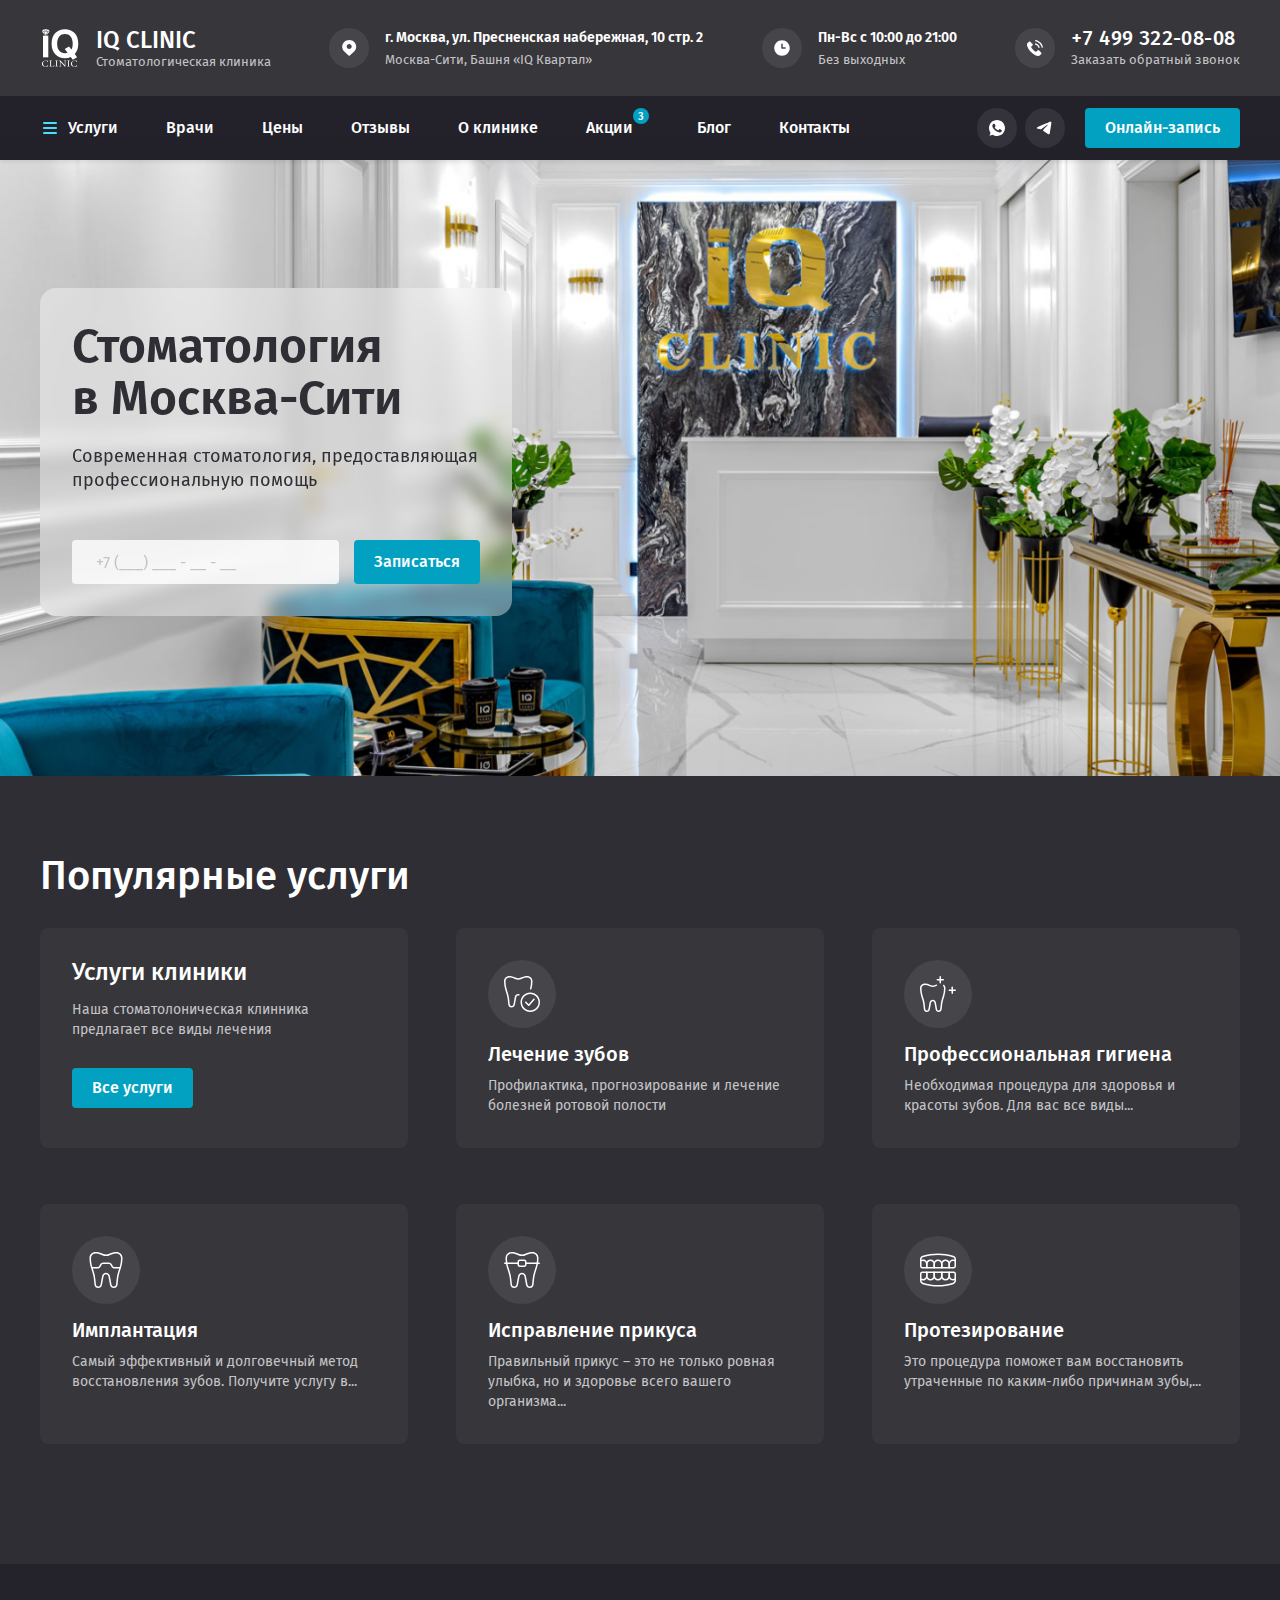
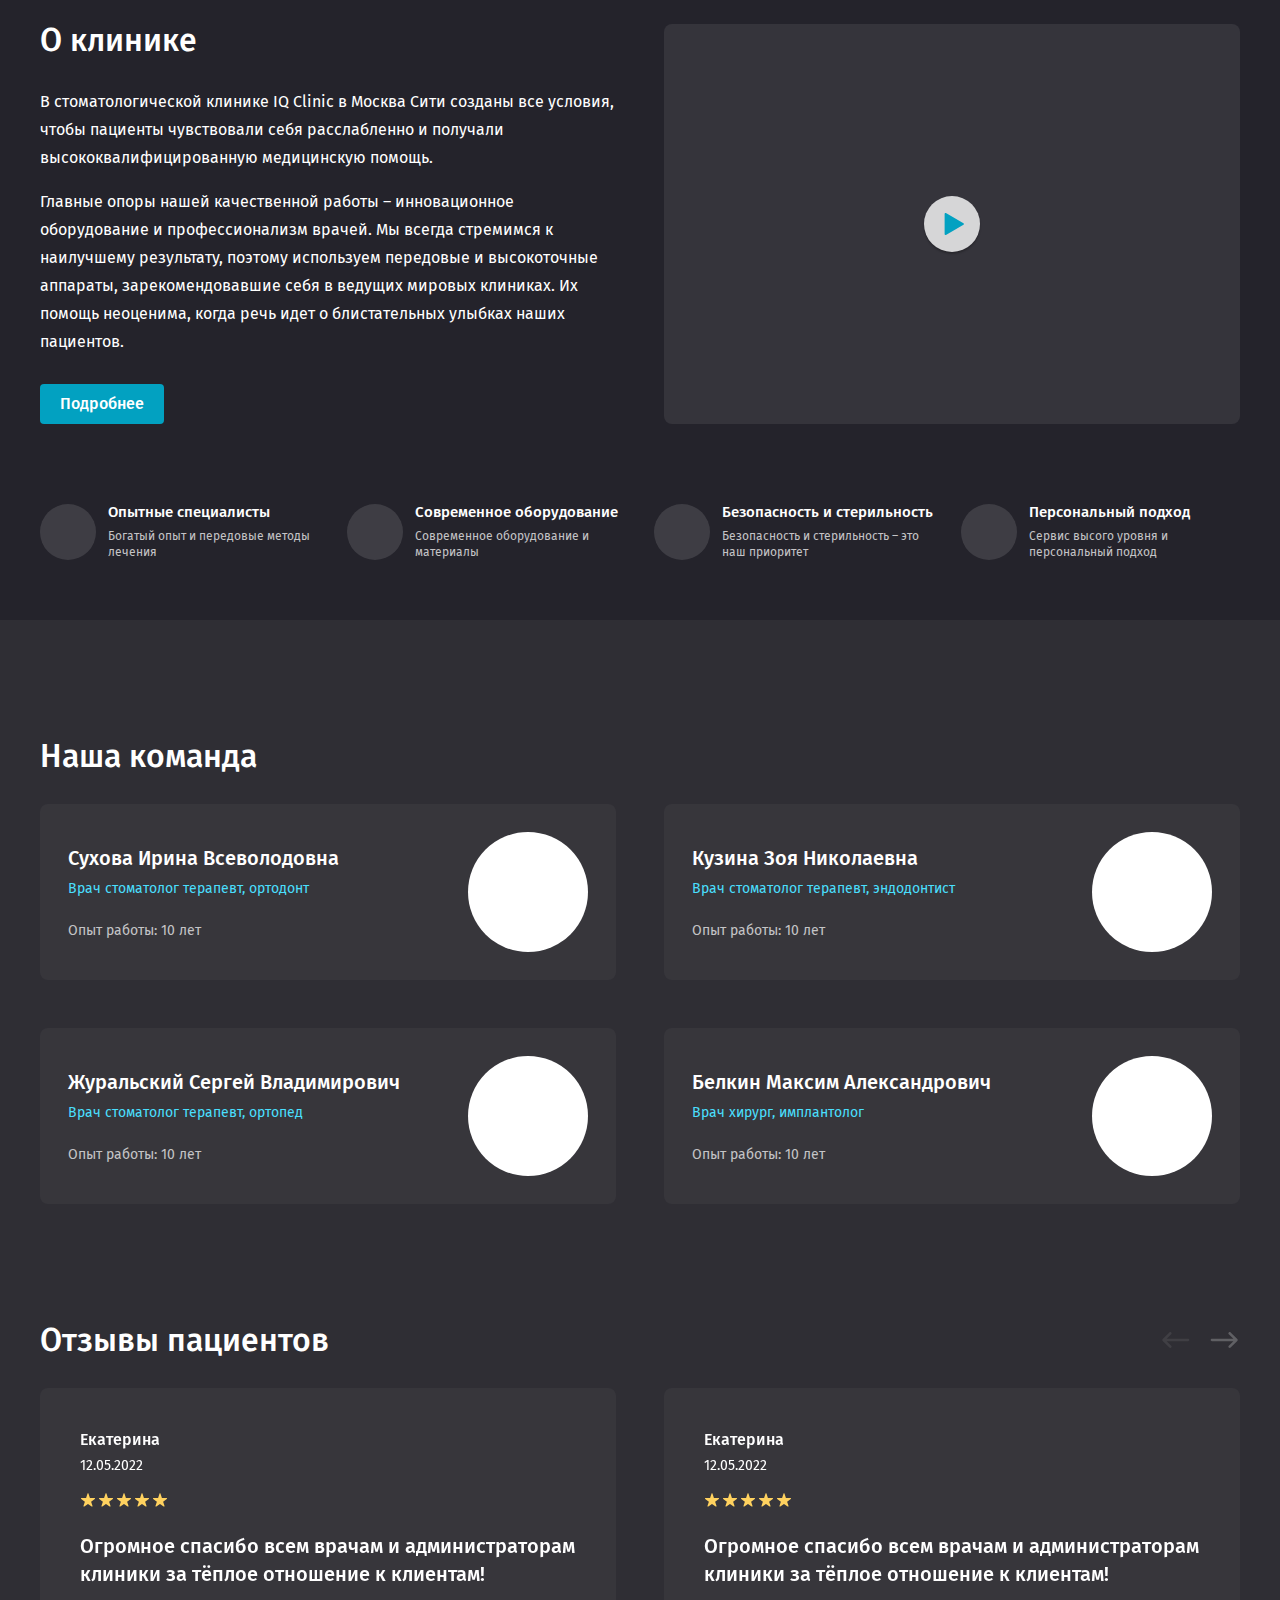
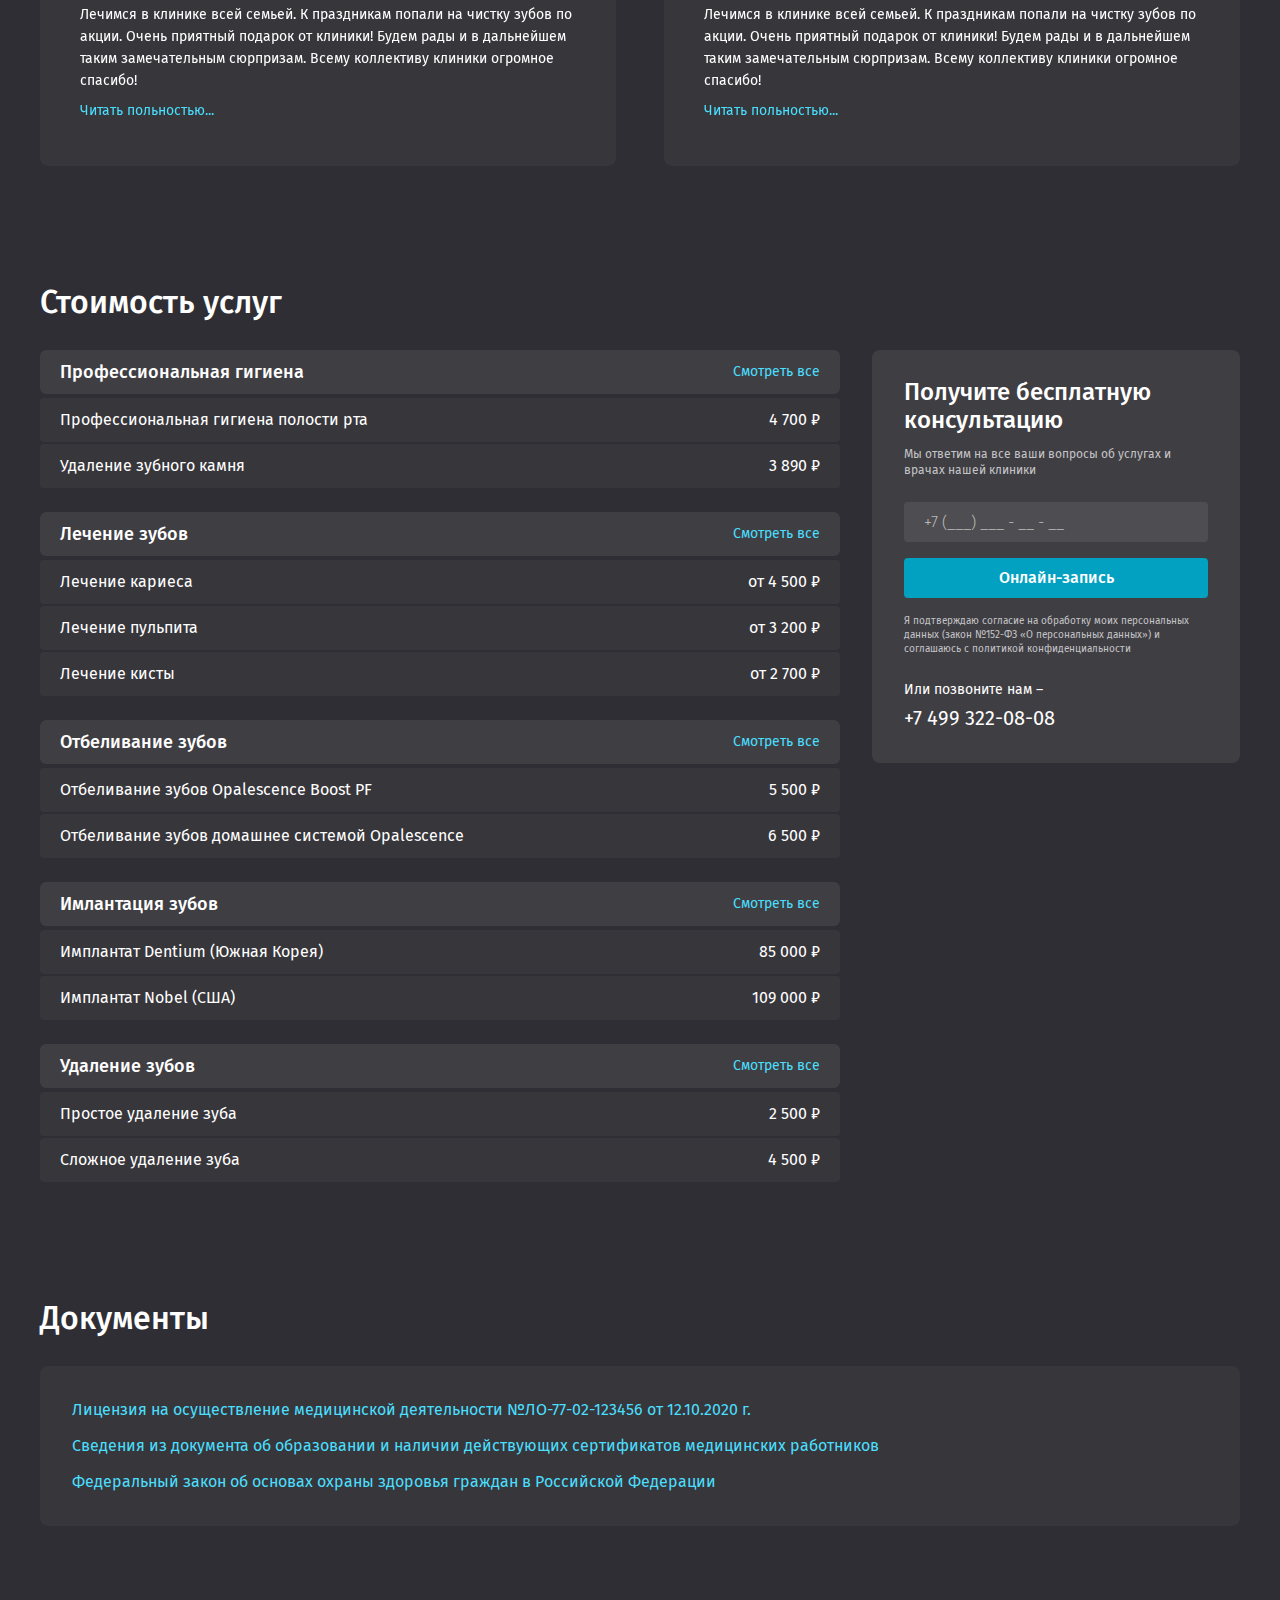
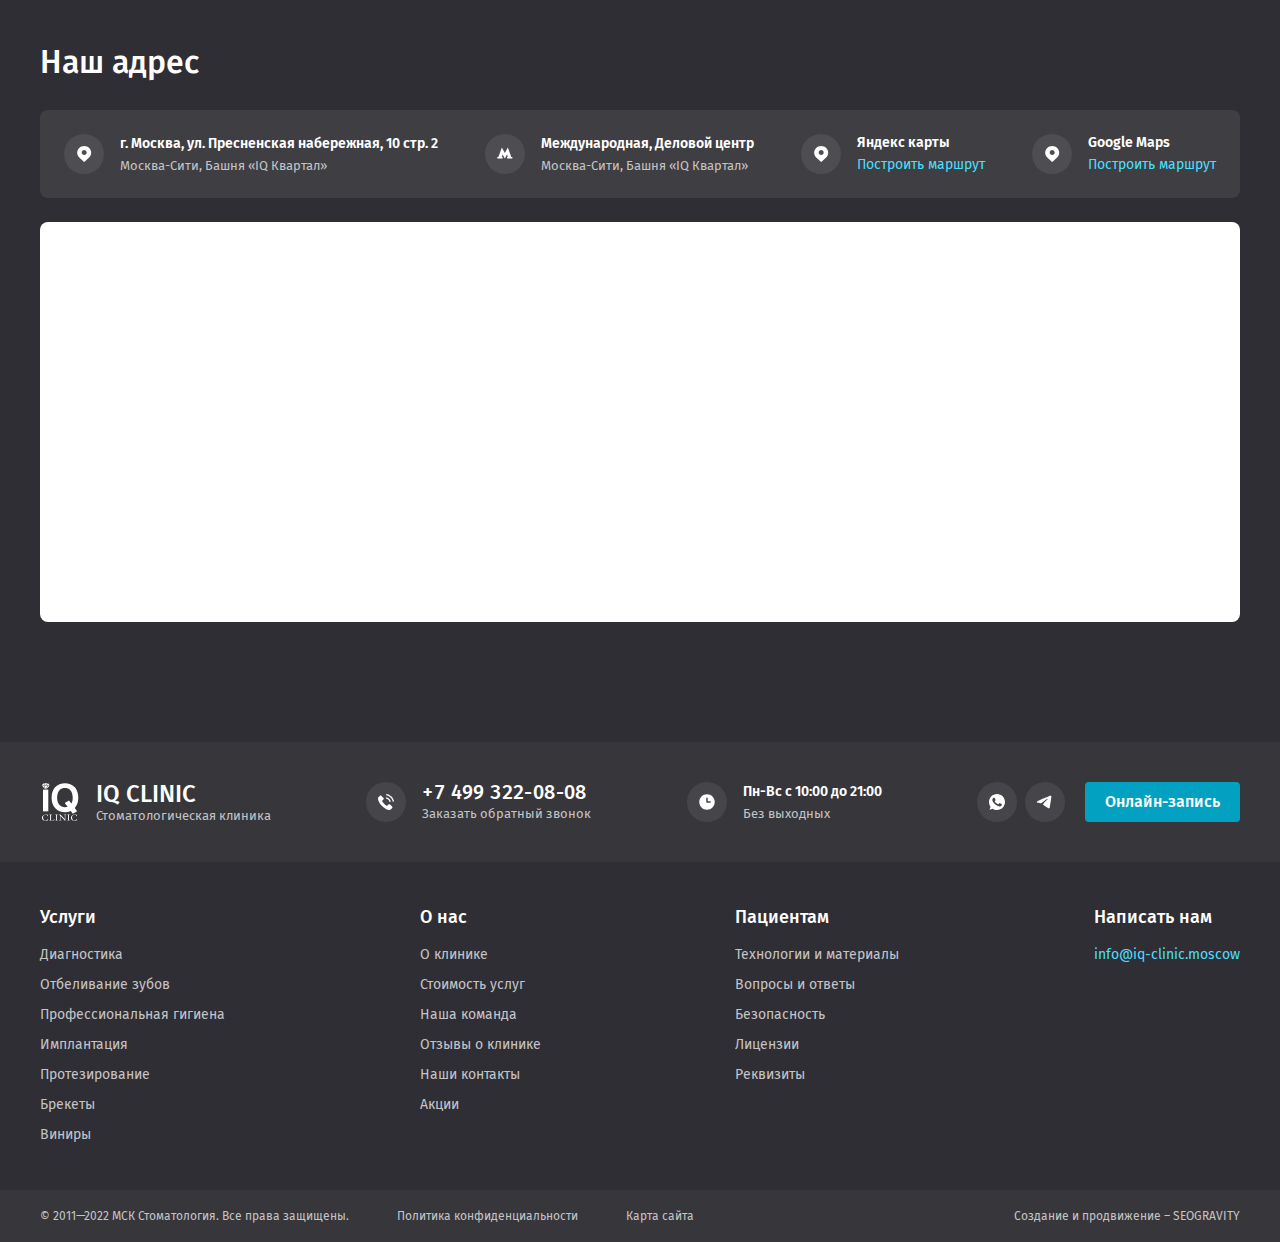
<file: index.html>
<!DOCTYPE html>
<html lang="ru">
	<head>
		<meta http-equiv="Content-Type" content="text/html; charset=utf-8">

		<!-- Адаптирование страницы для мобильных устройств -->
		<meta name="viewport" content="width=device-width, initial-scale=1, maximum-scale=1">

		<!-- Запрет распознования номера телефона -->
		<meta name="format-detection" content="telephone=no">
		<meta name="SKYPE_TOOLBAR" content ="SKYPE_TOOLBAR_PARSER_COMPATIBLE">

		<!-- Заголовок страницы -->
		<title>Заголовок страницы</title>

		<!-- Данное значение часто используют(использовали) поисковые системы -->
		<meta name="description" content="">
		<meta name="keywords" content="">

		<!-- Изменение цвета панели моб. браузера -->
		<meta name="msapplication-TileColor" content="#2F2E34">
		<meta name="theme-color" content="#2F2E34">

		<!-- Подключение шрифтов с гугла -->
		<link rel="preconnect" href="https://fonts.googleapis.com">
		<link rel="preconnect" href="https://fonts.gstatic.com" crossorigin>
		<link href="https://fonts.googleapis.com/css2?family=Fira+Sans:ital,wght@0,300;0,400;0,500;0,600;0,700;0,800;0,900;1,300;1,400;1,500;1,600;1,700;1,800;1,900&display=swap" rel="stylesheet">

		<!-- Подключение файлов стилей -->
		<link rel="stylesheet" href="css/swiper-bundle.min.css" async>
		<link rel="stylesheet" href="css/swiper.css" async>
		<link rel="stylesheet" href="css/fancybox.css" async>
		<link rel="stylesheet" href="css/styles.css" async>

		<link rel="stylesheet" href="css/response_1247.css" media="print, (max-width: 1247px)" async>
		<link rel="stylesheet" href="css/response_1023.css" media="print, (max-width: 1023px)" async>
		<link rel="stylesheet" href="css/response_767.css" media="print, (max-width: 767px)" async>
		<link rel="stylesheet" href="css/response_479.css" media="(max-width: 479px)" async>
	</head>

	<body>
		<div class="wrap">
			<div class="main">
				<header>
					<div class="scroll">
						<div class="info">
							<div class="cont row">
								<div class="logo">
									<img src="images/logo.svg" alt="">

									<div>
										<div class="name">IQ CLINIC</div>
										<div class="desc">Стоматологическая клиника</div>
									</div>
								</div>

								<div class="location">
									<div class="icon">
										<svg><use xlink:href="images/sprite.svg#ic_location"></use></svg>
									</div>

									<div>
										<div class="address">г. Москва, ул. Пресненская набережная, 10 стр. 2</div>
										<div class="exp">Москва-Сити, Башня «IQ Квартал»</div>
									</div>
								</div>

								<div class="time">
									<div class="icon">
										<svg><use xlink:href="images/sprite.svg#ic_time"></use></svg>
									</div>

									<div>
										<div>Пн-Вс с 10:00 до 21:00</div>
										<div class="exp">Без выходных</div>
									</div>
								</div>

								<div class="phone">
									<div class="icon">
										<svg><use xlink:href="images/sprite.svg#ic_phone"></use></svg>
									</div>

									<div>
										<div><a href="tel:+74993220808">+7 499 322-08-08</a></div>

										<div><button class="callback_btn modal_btn" data-modal="#callback_modal">Заказать обратный звонок</button></div>
									</div>
								</div>
							</div>
						</div>


						<div class="bottom">
							<div class="cont row">
								<div class="categories modal_cont">
									<button class="btn mini_modal_btn" data-modal-id="#categories_modal">
										<svg class="icon"><use xlink:href="images/sprite.svg#ic_menu"></use></svg>
										<span>Услуги</span>
									</button>

									<div class="mini_modal tabs_container" id="categories_modal">
										<div class="cont row">
											<div class="tabs">
												<button data-content="#categories_tab1" data-level="level1" class="active">Диагностика</button>

												<button data-content="#categories_tab2" data-level="level1">Профессиональная гигиена</button>

												<button data-content="#categories_tab3" data-level="level1">Лечение зубов</button>

												<button data-content="#categories_tab4" data-level="level1">Отбеливание зубов</button>

												<button data-content="#categories_tab5" data-level="level1">Исправление прикуса</button>

												<button data-content="#categories_tab6" data-level="level1">Брекеты</button>

												<button data-content="#categories_tab7" data-level="level1">Элайнеры</button>

												<button data-content="#categories_tab8" data-level="level1">Имплантация зубов</button>

												<button data-content="#categories_tab9" data-level="level1">Удаление зубов</button>

												<button data-content="#categories_tab10" data-level="level1">Протезирование зубов</button>

												<button data-content="#categories_tab11" data-level="level1">Виниры</button>

												<button data-content="#categories_tab12" data-level="level1">Реставрация зубов</button>
											</div>


											<div class="col_main">
												<div class="tab_content level1 active" id="categories_tab1">
													<div class="row">
														<div class="category">
															<div class="title">
																<a href="/">Имплантация зубов</a>
															</div>

															<div class="item">
																<div class="main">
																	<a href="/">Виды имплантации</a>
																</div>

																<div class="sub">
																	<div><a href="/">Одномоментная имплантация</a></div>
																	<div><a href="/">Одноэтапная имплантация</a></div>
																	<div><a href="/">Двухэтапная имплантация зубов</a></div>
																	<div><a href="/">Полная имплантация зубов</a></div>
																	<div><a href="/">Все зубы на 4х имплантах</a></div>
																</div>
															</div>

															<div class="item">
																<div class="main">
																	<a href="/">При недостатке кости или десны</a>
																</div>

																<div class="sub">
																	<div><a href="/">Костная пластика</a></div>
																	<div><a href="/">Синус-лифтинг</a></div>
																	<div><a href="/">Наращивание десны</a></div>
																</div>
															</div>
														</div>

														<div class="category">
															<div class="title">
																<a href="/">Имплантация «под ключ»</a>
															</div>

															<div class="item">
																<div class="main">
																	<a href="/">Система имплантации</a>
																</div>

																<div class="sub">
																	<div><a href="/">Dentium (Южная Корея)</a></div>
																	<div><a href="/">Nobel (США)</a></div>
																	<div><a href="/">Astra Tech (Швеция)</a></div>
																</div>
															</div>
														</div>
													</div>
												</div>


												<div class="tab_content level1" id="categories_tab2">
													<div class="row">
														<div class="category">
															<div class="title">
																<a href="/">Имплантация зубов</a>
															</div>

															<div class="item">
																<div class="main">
																	<a href="/">Виды имплантации</a>
																</div>

																<div class="sub">
																	<div><a href="/">Одномоментная имплантация</a></div>
																	<div><a href="/">Одноэтапная имплантация</a></div>
																	<div><a href="/">Двухэтапная имплантация зубов</a></div>
																	<div><a href="/">Полная имплантация зубов</a></div>
																	<div><a href="/">Все зубы на 4х имплантах</a></div>
																</div>
															</div>

															<div class="item">
																<div class="main">
																	<a href="/">При недостатке кости или десны</a>
																</div>

																<div class="sub">
																	<div><a href="/">Костная пластика</a></div>
																	<div><a href="/">Синус-лифтинг</a></div>
																	<div><a href="/">Наращивание десны</a></div>
																</div>
															</div>
														</div>

														<div class="category">
															<div class="title">
																<a href="/">Имплантация «под ключ»</a>
															</div>

															<div class="item">
																<div class="main">
																	<a href="/">Система имплантации</a>
																</div>

																<div class="sub">
																	<div><a href="/">Dentium (Южная Корея)</a></div>
																	<div><a href="/">Nobel (США)</a></div>
																	<div><a href="/">Astra Tech (Швеция)</a></div>
																</div>
															</div>
														</div>
													</div>
												</div>


												<div class="tab_content level1" id="categories_tab3">
													<div class="row">
														<div class="category">
															<div class="title">
																<a href="/">Имплантация зубов</a>
															</div>

															<div class="item">
																<div class="main">
																	<a href="/">Виды имплантации</a>
																</div>

																<div class="sub">
																	<div><a href="/">Одномоментная имплантация</a></div>
																	<div><a href="/">Одноэтапная имплантация</a></div>
																	<div><a href="/">Двухэтапная имплантация зубов</a></div>
																	<div><a href="/">Полная имплантация зубов</a></div>
																	<div><a href="/">Все зубы на 4х имплантах</a></div>
																</div>
															</div>

															<div class="item">
																<div class="main">
																	<a href="/">При недостатке кости или десны</a>
																</div>

																<div class="sub">
																	<div><a href="/">Костная пластика</a></div>
																	<div><a href="/">Синус-лифтинг</a></div>
																	<div><a href="/">Наращивание десны</a></div>
																</div>
															</div>
														</div>

														<div class="category">
															<div class="title">
																<a href="/">Имплантация «под ключ»</a>
															</div>

															<div class="item">
																<div class="main">
																	<a href="/">Система имплантации</a>
																</div>

																<div class="sub">
																	<div><a href="/">Dentium (Южная Корея)</a></div>
																	<div><a href="/">Nobel (США)</a></div>
																	<div><a href="/">Astra Tech (Швеция)</a></div>
																</div>
															</div>
														</div>
													</div>
												</div>


												<div class="tab_content level1" id="categories_tab4">
													<div class="row">
														<div class="category">
															<div class="title">
																<a href="/">Имплантация зубов</a>
															</div>

															<div class="item">
																<div class="main">
																	<a href="/">Виды имплантации</a>
																</div>

																<div class="sub">
																	<div><a href="/">Одномоментная имплантация</a></div>
																	<div><a href="/">Одноэтапная имплантация</a></div>
																	<div><a href="/">Двухэтапная имплантация зубов</a></div>
																	<div><a href="/">Полная имплантация зубов</a></div>
																	<div><a href="/">Все зубы на 4х имплантах</a></div>
																</div>
															</div>

															<div class="item">
																<div class="main">
																	<a href="/">При недостатке кости или десны</a>
																</div>

																<div class="sub">
																	<div><a href="/">Костная пластика</a></div>
																	<div><a href="/">Синус-лифтинг</a></div>
																	<div><a href="/">Наращивание десны</a></div>
																</div>
															</div>
														</div>

														<div class="category">
															<div class="title">
																<a href="/">Имплантация «под ключ»</a>
															</div>

															<div class="item">
																<div class="main">
																	<a href="/">Система имплантации</a>
																</div>

																<div class="sub">
																	<div><a href="/">Dentium (Южная Корея)</a></div>
																	<div><a href="/">Nobel (США)</a></div>
																	<div><a href="/">Astra Tech (Швеция)</a></div>
																</div>
															</div>
														</div>
													</div>
												</div>


												<div class="tab_content level1" id="categories_tab5">
													<div class="row">
														<div class="category">
															<div class="title">
																<a href="/">Имплантация зубов</a>
															</div>

															<div class="item">
																<div class="main">
																	<a href="/">Виды имплантации</a>
																</div>

																<div class="sub">
																	<div><a href="/">Одномоментная имплантация</a></div>
																	<div><a href="/">Одноэтапная имплантация</a></div>
																	<div><a href="/">Двухэтапная имплантация зубов</a></div>
																	<div><a href="/">Полная имплантация зубов</a></div>
																	<div><a href="/">Все зубы на 4х имплантах</a></div>
																</div>
															</div>

															<div class="item">
																<div class="main">
																	<a href="/">При недостатке кости или десны</a>
																</div>

																<div class="sub">
																	<div><a href="/">Костная пластика</a></div>
																	<div><a href="/">Синус-лифтинг</a></div>
																	<div><a href="/">Наращивание десны</a></div>
																</div>
															</div>
														</div>

														<div class="category">
															<div class="title">
																<a href="/">Имплантация «под ключ»</a>
															</div>

															<div class="item">
																<div class="main">
																	<a href="/">Система имплантации</a>
																</div>

																<div class="sub">
																	<div><a href="/">Dentium (Южная Корея)</a></div>
																	<div><a href="/">Nobel (США)</a></div>
																	<div><a href="/">Astra Tech (Швеция)</a></div>
																</div>
															</div>
														</div>
													</div>
												</div>


												<div class="tab_content level1" id="categories_tab6">
													<div class="row">
														<div class="category">
															<div class="title">
																<a href="/">Имплантация зубов</a>
															</div>

															<div class="item">
																<div class="main">
																	<a href="/">Виды имплантации</a>
																</div>

																<div class="sub">
																	<div><a href="/">Одномоментная имплантация</a></div>
																	<div><a href="/">Одноэтапная имплантация</a></div>
																	<div><a href="/">Двухэтапная имплантация зубов</a></div>
																	<div><a href="/">Полная имплантация зубов</a></div>
																	<div><a href="/">Все зубы на 4х имплантах</a></div>
																</div>
															</div>

															<div class="item">
																<div class="main">
																	<a href="/">При недостатке кости или десны</a>
																</div>

																<div class="sub">
																	<div><a href="/">Костная пластика</a></div>
																	<div><a href="/">Синус-лифтинг</a></div>
																	<div><a href="/">Наращивание десны</a></div>
																</div>
															</div>
														</div>

														<div class="category">
															<div class="title">
																<a href="/">Имплантация «под ключ»</a>
															</div>

															<div class="item">
																<div class="main">
																	<a href="/">Система имплантации</a>
																</div>

																<div class="sub">
																	<div><a href="/">Dentium (Южная Корея)</a></div>
																	<div><a href="/">Nobel (США)</a></div>
																	<div><a href="/">Astra Tech (Швеция)</a></div>
																</div>
															</div>
														</div>
													</div>
												</div>


												<div class="tab_content level1" id="categories_tab7">
													<div class="row">
														<div class="category">
															<div class="title">
																<a href="/">Имплантация зубов</a>
															</div>

															<div class="item">
																<div class="main">
																	<a href="/">Виды имплантации</a>
																</div>

																<div class="sub">
																	<div><a href="/">Одномоментная имплантация</a></div>
																	<div><a href="/">Одноэтапная имплантация</a></div>
																	<div><a href="/">Двухэтапная имплантация зубов</a></div>
																	<div><a href="/">Полная имплантация зубов</a></div>
																	<div><a href="/">Все зубы на 4х имплантах</a></div>
																</div>
															</div>

															<div class="item">
																<div class="main">
																	<a href="/">При недостатке кости или десны</a>
																</div>

																<div class="sub">
																	<div><a href="/">Костная пластика</a></div>
																	<div><a href="/">Синус-лифтинг</a></div>
																	<div><a href="/">Наращивание десны</a></div>
																</div>
															</div>
														</div>

														<div class="category">
															<div class="title">
																<a href="/">Имплантация «под ключ»</a>
															</div>

															<div class="item">
																<div class="main">
																	<a href="/">Система имплантации</a>
																</div>

																<div class="sub">
																	<div><a href="/">Dentium (Южная Корея)</a></div>
																	<div><a href="/">Nobel (США)</a></div>
																	<div><a href="/">Astra Tech (Швеция)</a></div>
																</div>
															</div>
														</div>
													</div>
												</div>


												<div class="tab_content level1" id="categories_tab8">
													<div class="row">
														<div class="category">
															<div class="title">
																<a href="/">Имплантация зубов</a>
															</div>

															<div class="item">
																<div class="main">
																	<a href="/">Виды имплантации</a>
																</div>

																<div class="sub">
																	<div><a href="/">Одномоментная имплантация</a></div>
																	<div><a href="/">Одноэтапная имплантация</a></div>
																	<div><a href="/">Двухэтапная имплантация зубов</a></div>
																	<div><a href="/">Полная имплантация зубов</a></div>
																	<div><a href="/">Все зубы на 4х имплантах</a></div>
																</div>
															</div>

															<div class="item">
																<div class="main">
																	<a href="/">При недостатке кости или десны</a>
																</div>

																<div class="sub">
																	<div><a href="/">Костная пластика</a></div>
																	<div><a href="/">Синус-лифтинг</a></div>
																	<div><a href="/">Наращивание десны</a></div>
																</div>
															</div>
														</div>

														<div class="category">
															<div class="title">
																<a href="/">Имплантация «под ключ»</a>
															</div>

															<div class="item">
																<div class="main">
																	<a href="/">Система имплантации</a>
																</div>

																<div class="sub">
																	<div><a href="/">Dentium (Южная Корея)</a></div>
																	<div><a href="/">Nobel (США)</a></div>
																	<div><a href="/">Astra Tech (Швеция)</a></div>
																</div>
															</div>
														</div>
													</div>
												</div>


												<div class="tab_content level1" id="categories_tab9">
													<div class="row">
														<div class="category">
															<div class="title">
																<a href="/">Имплантация зубов</a>
															</div>

															<div class="item">
																<div class="main">
																	<a href="/">Виды имплантации</a>
																</div>

																<div class="sub">
																	<div><a href="/">Одномоментная имплантация</a></div>
																	<div><a href="/">Одноэтапная имплантация</a></div>
																	<div><a href="/">Двухэтапная имплантация зубов</a></div>
																	<div><a href="/">Полная имплантация зубов</a></div>
																	<div><a href="/">Все зубы на 4х имплантах</a></div>
																</div>
															</div>

															<div class="item">
																<div class="main">
																	<a href="/">При недостатке кости или десны</a>
																</div>

																<div class="sub">
																	<div><a href="/">Костная пластика</a></div>
																	<div><a href="/">Синус-лифтинг</a></div>
																	<div><a href="/">Наращивание десны</a></div>
																</div>
															</div>
														</div>

														<div class="category">
															<div class="title">
																<a href="/">Имплантация «под ключ»</a>
															</div>

															<div class="item">
																<div class="main">
																	<a href="/">Система имплантации</a>
																</div>

																<div class="sub">
																	<div><a href="/">Dentium (Южная Корея)</a></div>
																	<div><a href="/">Nobel (США)</a></div>
																	<div><a href="/">Astra Tech (Швеция)</a></div>
																</div>
															</div>
														</div>
													</div>
												</div>


												<div class="tab_content level1" id="categories_tab10">
													<div class="row">
														<div class="category">
															<div class="title">
																<a href="/">Имплантация зубов</a>
															</div>

															<div class="item">
																<div class="main">
																	<a href="/">Виды имплантации</a>
																</div>

																<div class="sub">
																	<div><a href="/">Одномоментная имплантация</a></div>
																	<div><a href="/">Одноэтапная имплантация</a></div>
																	<div><a href="/">Двухэтапная имплантация зубов</a></div>
																	<div><a href="/">Полная имплантация зубов</a></div>
																	<div><a href="/">Все зубы на 4х имплантах</a></div>
																</div>
															</div>

															<div class="item">
																<div class="main">
																	<a href="/">При недостатке кости или десны</a>
																</div>

																<div class="sub">
																	<div><a href="/">Костная пластика</a></div>
																	<div><a href="/">Синус-лифтинг</a></div>
																	<div><a href="/">Наращивание десны</a></div>
																</div>
															</div>
														</div>

														<div class="category">
															<div class="title">
																<a href="/">Имплантация «под ключ»</a>
															</div>

															<div class="item">
																<div class="main">
																	<a href="/">Система имплантации</a>
																</div>

																<div class="sub">
																	<div><a href="/">Dentium (Южная Корея)</a></div>
																	<div><a href="/">Nobel (США)</a></div>
																	<div><a href="/">Astra Tech (Швеция)</a></div>
																</div>
															</div>
														</div>
													</div>
												</div>


												<div class="tab_content level1" id="categories_tab11">
													<div class="row">
														<div class="category">
															<div class="title">
																<a href="/">Имплантация зубов</a>
															</div>

															<div class="item">
																<div class="main">
																	<a href="/">Виды имплантации</a>
																</div>

																<div class="sub">
																	<div><a href="/">Одномоментная имплантация</a></div>
																	<div><a href="/">Одноэтапная имплантация</a></div>
																	<div><a href="/">Двухэтапная имплантация зубов</a></div>
																	<div><a href="/">Полная имплантация зубов</a></div>
																	<div><a href="/">Все зубы на 4х имплантах</a></div>
																</div>
															</div>

															<div class="item">
																<div class="main">
																	<a href="/">При недостатке кости или десны</a>
																</div>

																<div class="sub">
																	<div><a href="/">Костная пластика</a></div>
																	<div><a href="/">Синус-лифтинг</a></div>
																	<div><a href="/">Наращивание десны</a></div>
																</div>
															</div>
														</div>

														<div class="category">
															<div class="title">
																<a href="/">Имплантация «под ключ»</a>
															</div>

															<div class="item">
																<div class="main">
																	<a href="/">Система имплантации</a>
																</div>

																<div class="sub">
																	<div><a href="/">Dentium (Южная Корея)</a></div>
																	<div><a href="/">Nobel (США)</a></div>
																	<div><a href="/">Astra Tech (Швеция)</a></div>
																</div>
															</div>
														</div>
													</div>
												</div>


												<div class="tab_content level1" id="categories_tab12">
													<div class="row">
														<div class="category">
															<div class="title">
																<a href="/">Имплантация зубов</a>
															</div>

															<div class="item">
																<div class="main">
																	<a href="/">Виды имплантации</a>
																</div>

																<div class="sub">
																	<div><a href="/">Одномоментная имплантация</a></div>
																	<div><a href="/">Одноэтапная имплантация</a></div>
																	<div><a href="/">Двухэтапная имплантация зубов</a></div>
																	<div><a href="/">Полная имплантация зубов</a></div>
																	<div><a href="/">Все зубы на 4х имплантах</a></div>
																</div>
															</div>

															<div class="item">
																<div class="main">
																	<a href="/">При недостатке кости или десны</a>
																</div>

																<div class="sub">
																	<div><a href="/">Костная пластика</a></div>
																	<div><a href="/">Синус-лифтинг</a></div>
																	<div><a href="/">Наращивание десны</a></div>
																</div>
															</div>
														</div>

														<div class="category">
															<div class="title">
																<a href="/">Имплантация «под ключ»</a>
															</div>

															<div class="item">
																<div class="main">
																	<a href="/">Система имплантации</a>
																</div>

																<div class="sub">
																	<div><a href="/">Dentium (Южная Корея)</a></div>
																	<div><a href="/">Nobel (США)</a></div>
																	<div><a href="/">Astra Tech (Швеция)</a></div>
																</div>
															</div>
														</div>
													</div>
												</div>

												<div class="consult_form">
													<div class="title">Получите бесплатную консультацию</div>

													<div class="desc">Мы ответим на все ваши вопросы об услугах и врачах нашей клиники</div>

													<form action="" class="form">
														<div class="line">
															<div class="field">
																<input type="tel" name="" value="" class="input" placeholder="+7 (___) ___ - __ - __">
															</div>
														</div>

														<div class="submit">
															<button type="submit" class="submit_btn">Онлайн-запись</button>
														</div>

														<div class="agree">Я подтверждаю согласие на обработку моих персональных данных (закон №152-ФЗ «О персональных данных») и соглашаюсь с политикой конфиденциальности</div>
													</form>

													<div class="or_call">
														<div>Или позвоните нам –</div>
														<div><a href="tel:+74993220808">+7 499 322-08-08</a></div>
													</div>
												</div>
											</div>
										</div>
									</div>
								</div>

								<nav class="menu row">
									<div class="menu_item mob_menu_item">
										<a href="/">Услуги</a>
									</div>

									<div class="menu_item">
										<a href="/">Врачи</a>
									</div>

									<div class="menu_item">
										<a href="/">Цены</a>
									</div>

									<div class="menu_item">
										<a href="/">Отзывы</a>
									</div>

									<div class="menu_item">
										<a href="/">О клинике</a>
									</div>

									<div class="menu_item">
										<a href="/">Акции<sup>3</sup></a>
									</div>

									<div class="menu_item">
										<a href="/">Блог</a>
									</div>

									<div class="menu_item">
										<a href="/">Контакты</a>
									</div>
								</nav>

								<div class="messengers">
									<a href="/" target="_blank" rel="noopener nofollow" class="whatsapp_link">
										<svg class="icon"><use xlink:href="images/sprite.svg#ic_whatsapp"></use></svg>
									</a>

									<a href="/" target="_blank" rel="noopener nofollow" class="telegram_link">
										<svg class="icon"><use xlink:href="images/sprite.svg#ic_telegram"></use></svg>
									</a>
								</div>

								<button class="order_btn modal_btn" data-modal="#order_modal">Онлайн-запись</button>
							</div>
						</div>
					</div>
				</header>


				<section class="mob_header">
					<div class="cont row">
						<div class="logo">
							<img src="images/logo.svg" alt="">

							<div>
								<div class="name">IQ CLINIC</div>
								<div class="desc">Стоматологическая клиника</div>
							</div>
						</div>

						<a href="tel:+74993220808" class="phone">
							<svg class="icon"><use xlink:href="images/sprite.svg#ic_phone"></use></svg>
						</a>

						<button class="mob_menu_btn">
							<svg class="icon"><use xlink:href="images/sprite.svg#ic_menu"></use></svg>
							<svg class="icon"><use xlink:href="images/sprite.svg#ic_close"></use></svg>
						</button>
					</div>
				</section>


				<section class="first_section">
					<div class="cont">
						<div class="data">
							<div class="title">Стоматология<br> в Москва-Сити</div>

							<div class="desc">Современная стоматология, предоставляющая профессиональную помощь</div>

							<form action="">
								<input type="tel" name="" value="" class="input" placeholder="+7 (___) ___ - __ - __">

								<button type="submit" class="submit_btn">Записаться</button>
							</form>
						</div>
					</div>

					<img data-src="images/tmp/bg_first_section.jpg" alt="" class="bg lazyload">
				</section>


				<section class="services block">
					<div class="cont">
						<div class="block_head">
							<div class="title big">Популярные услуги</div>
						</div>

						<div class="row">
							<div class="all">
								<div class="title">Услуги клиники</div>

								<div class="desc">Наша стоматолоническая клинника предлагает все виды лечения</div>

								<div class="link">
									<a href="/">Все услуги</a>
								</div>
							</div>

							<a href="/" class="service">
								<div class="icon">
									<svg width="36" height="36" viewBox="0 0 36 36" xmlns="http://www.w3.org/2000/svg">
										<path d="M26.25 36C20.874 36 16.5 31.626 16.5 26.25C16.5 20.874 20.874 16.5 26.25 16.5C31.626 16.5 36 20.874 36 26.25C36 31.626 31.626 36 26.25 36ZM26.25 18C21.7005 18 18 21.7005 18 26.25C18 30.7995 21.7005 34.5 26.25 34.5C30.7995 34.5 34.5 30.7995 34.5 26.25C34.5 21.7005 30.7995 18 26.25 18Z" fill="currentColor"/>
										<path d="M24.75 30C24.552 30 24.36 29.9205 24.219 29.781L21.219 26.781C20.9265 26.4885 20.9265 26.013 21.219 25.7205C21.5115 25.428 21.987 25.428 22.2795 25.7205L24.7125 28.1535L29.4345 22.7565C29.709 22.443 30.183 22.413 30.4935 22.686C30.8055 22.959 30.837 23.433 30.564 23.745L25.314 29.745C25.1775 29.901 24.981 29.994 24.774 30C24.7665 30 24.7575 30 24.75 30Z" fill="currentColor"/>
										<path d="M7.59 31.5C5.88 31.5 4.443 30.2145 4.2495 28.5105L3.693 23.2545C3.4875 21.351 3.09 19.473 2.5095 17.6745L1.4145 14.268C0.4755 11.343 0 8.3085 0 5.25C0 2.355 2.355 0 5.25 0C7.347 0 9.3825 0.5205 11.5785 1.5915C13.3755 2.4705 15.123 2.4705 16.92 1.5915C19.1175 0.5205 21.153 0 23.145 0C24.6495 0 25.968 0.546 26.9595 1.539C27.954 2.532 28.5 3.8505 28.5 5.25C28.5 7.8315 28.1535 10.4265 27.4695 12.96C27.36 13.359 26.9475 13.593 26.55 13.4895C26.1495 13.3815 25.914 12.969 26.0205 12.57C26.67 10.1625 27 7.6995 27 5.25C27 4.251 26.61 3.3105 25.9005 2.5995C25.191 1.8885 24.249 1.5 23.25 1.5C21.3855 1.5 19.5645 1.971 17.5785 2.9385C15.369 4.02 13.131 4.0185 10.92 2.9385C8.9355 1.971 7.1145 1.5 5.355 1.5C3.183 1.5 1.5 3.183 1.5 5.25C1.5 8.1525 1.9515 11.0325 2.844 13.8105L3.939 17.2155C4.5495 19.11 4.9695 21.0885 5.1855 23.094L5.7405 28.3455C5.847 29.286 6.6435 30 7.59 30C8.4795 30 9.2475 29.3595 9.4185 28.4775L10.842 20.8185C11.1495 19.185 12.582 18 14.25 18C14.604 18 14.916 18.0465 15.207 18.1425C15.6 18.273 15.813 18.6975 15.6825 19.0905C15.552 19.4835 15.126 19.692 14.7345 19.566C14.598 19.5225 14.4405 19.5 14.25 19.5C13.3035 19.5 12.4905 20.1705 12.3165 21.0945L10.8915 28.758C10.5855 30.348 9.1965 31.5 7.59 31.5Z" fill="currentColor"/>
									</svg>
								</div>

								<div class="name">Лечение зубов</div>

								<div class="desc">Профилактика, прогнозирование и лечение болезней ротовой полости</div>
							</a>

							<a href="/" class="service">
								<div class="icon">
									<svg width="36" height="36" viewBox="0 0 36 36" xmlns="http://www.w3.org/2000/svg">
										<path d="M18.675 36C17.2065 36 15.939 34.9425 15.657 33.4875L14.382 26.5815C14.2365 25.7805 13.551 25.2 12.75 25.2C11.949 25.2 11.2635 25.7805 11.118 26.5785L9.8415 33.4815C9.561 34.9425 8.292 36 6.825 36C5.2485 36 3.942 34.8075 3.7845 33.225L3.291 28.518C3.099 26.8095 2.7465 25.1205 2.2395 23.5035L1.2675 20.4315C0.426 17.7885 0 15.0525 0 12.3C0 9.654 2.133 7.5 4.755 7.5C6.606 7.5 8.4795 7.986 10.4115 8.943C11.985 9.723 13.5135 9.723 15.087 8.943C15.459 8.7645 15.825 8.5905 16.2075 8.448C16.5945 8.3025 17.0265 8.499 17.1735 8.8875C17.319 9.276 17.121 9.708 16.7325 9.8535C16.3935 9.9795 16.0695 10.1355 15.7455 10.2915C13.761 11.2755 11.7405 11.2755 9.747 10.2885C8.0235 9.4335 6.3735 9 4.845 9C2.961 9 1.5 10.4805 1.5 12.3C1.5 14.898 1.9035 17.481 2.6955 19.9785L3.669 23.0535C4.2045 24.7635 4.578 26.547 4.7805 28.356L5.274 33.072C5.3565 33.888 6.024 34.5 6.825 34.5C7.575 34.5 8.2245 33.954 8.3685 33.2025L9.6435 26.3085C9.9165 24.798 11.223 23.7 12.75 23.7C14.277 23.7 15.5835 24.798 15.858 26.3115L17.1315 33.21C17.277 33.954 17.925 34.5 18.675 34.5C19.476 34.5 20.1435 33.888 20.2245 33.075L20.718 28.3605C20.9205 26.547 21.294 24.7635 21.828 23.055L22.803 19.9785C23.5965 17.481 24 14.898 24 12.3C24 11.4795 23.7 10.692 23.1555 10.086C22.878 9.777 22.905 9.3045 23.2125 9.027C23.52 8.7495 23.994 8.775 24.2715 9.084C25.0635 9.9675 25.5 11.109 25.5 12.3C25.5 15.051 25.074 17.7885 24.234 20.4315L23.2605 23.505C22.755 25.119 22.4025 26.808 22.2105 28.5225L21.717 33.228C21.558 34.8075 20.2515 36 18.675 36Z" fill="currentColor"/>
										<path d="M20.25 7.5C19.836 7.5 19.5 7.164 19.5 6.75V0.75C19.5 0.336 19.836 0 20.25 0C20.664 0 21 0.336 21 0.75V6.75C21 7.164 20.664 7.5 20.25 7.5Z" fill="currentColor"/>
										<path d="M23.25 4.5H17.25C16.836 4.5 16.5 4.164 16.5 3.75C16.5 3.336 16.836 3 17.25 3H23.25C23.664 3 24 3.336 24 3.75C24 4.164 23.664 4.5 23.25 4.5Z" fill="currentColor"/>
										<path d="M32.25 18C31.836 18 31.5 17.664 31.5 17.25V11.25C31.5 10.836 31.836 10.5 32.25 10.5C32.664 10.5 33 10.836 33 11.25V17.25C33 17.664 32.664 18 32.25 18Z" fill="currentColor"/>
										<path d="M35.25 15H29.25C28.836 15 28.5 14.664 28.5 14.25C28.5 13.836 28.836 13.5 29.25 13.5H35.25C35.664 13.5 36 13.836 36 14.25C36 14.664 35.664 15 35.25 15Z" fill="currentColor"/>
									</svg>
								</div>

								<div class="name">Профессиональная гигиена</div>

								<div class="desc">Необходимая процедура для здоровья и красоты зубов. Для вас все виды...</div>
							</a>

							<a href="/" class="service">
								<div class="icon">
									<svg width="36" height="36" viewBox="0 0 36 36" xmlns="http://www.w3.org/2000/svg">
										<path d="M25.7715 36C23.952 36 22.386 34.7175 22.05 32.949L20.373 24.1335C20.1585 23.013 19.161 22.2 18 22.2C16.839 22.2 15.8415 23.013 15.6285 24.1335L13.9515 32.9475C13.614 34.7175 12.0495 36 10.2285 36C8.289 36 6.6705 34.563 6.4635 32.6565L5.8065 26.6205C5.5695 24.4365 5.1045 22.2735 4.4235 20.187L3.1425 16.257C2.0535 12.9135 1.5 9.438 1.5 5.925C1.5 2.658 4.191 0 7.5 0C9.9375 0 12.2925 0.594 14.826 1.8165C16.962 2.8485 19.0395 2.8485 21.174 1.8165C23.7075 0.594 26.0625 0 28.3725 0C31.809 0 34.5 2.658 34.5 5.925C34.5 9.4365 33.9465 12.9135 32.8575 16.2585L31.5765 20.187C30.8955 22.2735 30.4305 24.4365 30.1935 26.6205L29.5365 32.6565C29.3295 34.563 27.711 36 25.7715 36ZM18 20.7C19.881 20.7 21.4995 22.026 21.8445 23.8545L23.5215 32.6685C23.724 33.729 24.6705 34.5 25.7715 34.5C26.943 34.5 27.921 33.6375 28.0455 32.4945L28.7025 26.4585C28.9515 24.174 29.439 21.906 30.1515 19.722L31.4325 15.7935C32.472 12.6 33 9.279 33 5.925C33 3.4845 30.981 1.5 28.5 1.5C26.292 1.5 24.1515 2.046 21.8265 3.168C19.287 4.3935 16.7115 4.3935 14.1735 3.168C11.8485 2.046 9.708 1.5 7.6275 1.5C5.019 1.5 3 3.4845 3 5.925C3 9.279 3.528 12.6 4.569 15.7935L5.85 19.722C6.5625 21.906 7.05 24.1725 7.2975 26.457L7.9545 32.493C8.079 33.6375 9.057 34.5 10.2285 34.5C11.3295 34.5 12.2745 33.729 12.477 32.667L14.154 23.853C14.5005 22.026 16.119 20.7 18 20.7ZM28.791 32.5755H28.806H28.791Z" fill="currentColor"/>
										<path d="M31.875 16.5H26.604C25.1745 16.5 23.8905 15.7065 23.25 14.427L22.6575 13.2435C22.275 12.477 21.5025 12 20.646 12H15.354C14.4975 12 13.725 12.477 13.3425 13.2435L12.75 14.427C12.1095 15.7065 10.8255 16.5 9.396 16.5H4.125C3.711 16.5 3.375 16.164 3.375 15.75C3.375 15.336 3.711 15 4.125 15H9.396C10.2525 15 11.0235 14.523 11.4075 13.7565L12 12.573C12.6405 11.2935 13.9245 10.5 15.354 10.5H20.646C22.0755 10.5 23.3595 11.2935 24 12.573L24.5925 13.7565C24.975 14.523 25.7475 15 26.604 15H31.875C32.289 15 32.625 15.336 32.625 15.75C32.625 16.164 32.289 16.5 31.875 16.5Z" fill="currentColor"/>
									</svg>
								</div>

								<div class="name">Имплантация</div>

								<div class="desc">Самый эффективный и долговечный метод восстановления зубов. Получите услугу в...</div>
							</a>

							<a href="/" class="service">
								<div class="icon">
									<svg width="36" height="36" viewBox="0 0 36 36" xmlns="http://www.w3.org/2000/svg">
										<path d="M25.7715 36C23.952 36 22.386 34.7175 22.05 32.949L20.373 24.1335C20.1585 23.013 19.161 22.2 18 22.2C16.839 22.2 15.8415 23.013 15.6285 24.1335L13.9515 32.9475C13.614 34.7175 12.0495 36 10.2285 36C8.289 36 6.6705 34.563 6.4635 32.6565L5.8065 26.6205C5.5695 24.4365 5.1045 22.2735 4.4235 20.187L3.1425 16.257C2.0535 12.9135 1.5 9.438 1.5 5.925C1.5 2.658 4.191 0 7.5 0C9.9375 0 12.2925 0.594 14.826 1.8165C16.962 2.8485 19.0395 2.8485 21.174 1.8165C23.7075 0.594 26.0625 0 28.3725 0C31.809 0 34.5 2.658 34.5 5.925C34.5 9.4365 33.9465 12.9135 32.8575 16.2585L31.5765 20.187C30.8955 22.2735 30.4305 24.4365 30.1935 26.6205L29.5365 32.6565C29.3295 34.563 27.711 36 25.7715 36ZM18 20.7C19.881 20.7 21.4995 22.026 21.8445 23.8545L23.5215 32.6685C23.724 33.729 24.6705 34.5 25.7715 34.5C26.943 34.5 27.921 33.6375 28.0455 32.4945L28.7025 26.4585C28.9515 24.174 29.439 21.906 30.1515 19.722L31.4325 15.7935C32.472 12.6 33 9.279 33 5.925C33 3.4845 30.981 1.5 28.5 1.5C26.292 1.5 24.1515 2.046 21.8265 3.168C19.287 4.3935 16.7115 4.3935 14.1735 3.168C11.8485 2.046 9.708 1.5 7.6275 1.5C5.019 1.5 3 3.4845 3 5.925C3 9.279 3.528 12.6 4.569 15.7935L5.85 19.722C6.5625 21.906 7.05 24.1725 7.2975 26.457L7.9545 32.493C8.079 33.6375 9.057 34.5 10.2285 34.5C11.3295 34.5 12.2745 33.729 12.477 32.667L14.154 23.853C14.5005 22.026 16.119 20.7 18 20.7ZM28.791 32.5755H28.806H28.791Z" fill="currentColor"/>
										<path d="M20.25 15H15.75C14.5095 15 13.5 13.9905 13.5 12.75V9.75C13.5 8.5095 14.5095 7.5 15.75 7.5H20.25C21.4905 7.5 22.5 8.5095 22.5 9.75V12.75C22.5 13.9905 21.4905 15 20.25 15ZM15.75 9C15.336 9 15 9.336 15 9.75V12.75C15 13.164 15.336 13.5 15.75 13.5H20.25C20.664 13.5 21 13.164 21 12.75V9.75C21 9.336 20.664 9 20.25 9H15.75Z" fill="currentColor"/>
										<path d="M35.25 12H21.75C21.336 12 21 11.664 21 11.25C21 10.836 21.336 10.5 21.75 10.5H35.25C35.664 10.5 36 10.836 36 11.25C36 11.664 35.664 12 35.25 12Z" fill="currentColor"/>
										<path d="M14.25 12H0.75C0.336 12 0 11.664 0 11.25C0 10.836 0.336 10.5 0.75 10.5H14.25C14.664 10.5 15 10.836 15 11.25C15 11.664 14.664 12 14.25 12Z" fill="currentColor"/>
									</svg>
								</div>

								<div class="name">Исправление прикуса</div>

								<div class="desc">Правильный прикус – это не только ровная улыбка, но и здоровье всего вашего организма...</div>
							</a>

							<a href="/" class="service">
								<div class="icon">
									<svg width="36" height="36" viewBox="0 0 36 36" xmlns="http://www.w3.org/2000/svg">
										<path d="M35.25 9.37499C34.836 9.37499 34.5 9.03899 34.5 8.62499V7.42799C34.5 6.44699 33.867 5.56799 32.961 5.29049C23.034 2.25149 12.966 2.25149 3.0405 5.29049C2.133 5.56799 1.5 6.44699 1.5 7.42799V8.62499C1.5 9.03899 1.164 9.37499 0.75 9.37499C0.336 9.37499 0 9.03899 0 8.62499V7.42799C0 5.79449 1.0695 4.32599 2.5995 3.85649C12.819 0.728989 23.181 0.728989 33.399 3.85649C34.9305 4.32449 36 5.79299 36 7.42799V8.62499C36 9.03899 35.664 9.37499 35.25 9.37499Z" fill="currentColor"/>
										<path d="M21.75 16.5H14.25C13.836 16.5 13.5 16.164 13.5 15.75V12C13.5 9.519 15.519 7.5 18 7.5C20.481 7.5 22.5 9.519 22.5 12V15.75C22.5 16.164 22.164 16.5 21.75 16.5ZM15 15H21V12C21 10.3455 19.6545 9 18 9C16.3455 9 15 10.3455 15 12V15Z" fill="currentColor"/>
										<path d="M29.25 16.5H21.75C21.336 16.5 21 16.164 21 15.75V12C21 9.519 23.019 7.5 25.5 7.5C27.981 7.5 30 9.519 30 12V15.75C30 16.164 29.664 16.5 29.25 16.5ZM22.5 15H28.5V12C28.5 10.3455 27.1545 9 25.5 9C23.8455 9 22.5 10.3455 22.5 12V15Z" fill="currentColor"/>
										<path d="M33.75 16.5H29.25C28.836 16.5 28.5 16.164 28.5 15.75V12.213C28.5 10.4055 29.469 8.74652 30.9675 7.98902C32.49 7.21652 34.35 7.37852 35.703 8.40152C35.8905 8.54402 36 8.76452 36 9.00002V14.25C36 15.4905 34.9905 16.5 33.75 16.5ZM30 15H33.75C34.164 15 34.5 14.664 34.5 14.25V9.40352C33.789 8.99852 32.7165 8.78552 31.644 9.32852C30.645 9.83252 30 10.9665 30 12.213V15Z" fill="currentColor"/>
										<path d="M14.25 16.5H6.75C6.336 16.5 6 16.164 6 15.75V12C6 9.519 8.019 7.5 10.5 7.5C12.981 7.5 15 9.519 15 12V15.75C15 16.164 14.664 16.5 14.25 16.5ZM7.5 15H13.5V12C13.5 10.3455 12.1545 9 10.5 9C8.8455 9 7.5 10.3455 7.5 12V15Z" fill="currentColor"/>
										<path d="M6.75 16.5H2.25C1.0095 16.5 0 15.4905 0 14.25V8.99997C0 8.76447 0.1095 8.54397 0.297 8.40147C2.022 7.09947 4.6545 7.28247 6.1845 8.81397C7.0335 9.66147 7.5 10.794 7.5 12V15.75C7.5 16.164 7.164 16.5 6.75 16.5ZM1.5 9.40197V14.25C1.5 14.664 1.836 15 2.25 15H6V12C6 11.1945 5.6895 10.44 5.1255 9.87447C4.191 8.94147 2.64 8.74497 1.5 9.40197Z" fill="currentColor"/>
										<path d="M18 34.4895C12.855 34.4895 7.71 33.708 2.5995 32.1435C1.0695 31.6755 0 30.207 0 28.572V27.375C0 26.961 0.336 26.625 0.75 26.625C1.164 26.625 1.5 26.961 1.5 27.375V28.572C1.5 29.553 2.133 30.432 3.039 30.7095C12.9645 33.747 23.0325 33.7455 32.9595 30.7095C33.867 30.432 34.5 29.553 34.5 28.572V27.375C34.5 26.961 34.836 26.625 35.25 26.625C35.664 26.625 36 26.961 36 27.375V28.572C36 30.2055 34.9305 31.674 33.4005 32.1435C28.29 33.708 23.145 34.4895 18 34.4895Z" fill="currentColor"/>
										<path d="M18 28.5C15.519 28.5 13.5 26.481 13.5 24V20.25C13.5 19.836 13.836 19.5 14.25 19.5H21.75C22.164 19.5 22.5 19.836 22.5 20.25V24C22.5 26.481 20.481 28.5 18 28.5ZM15 21V24C15 25.6545 16.3455 27 18 27C19.6545 27 21 25.6545 21 24V21H15Z" fill="currentColor"/>
										<path d="M25.5 28.5C23.019 28.5 21 26.481 21 24V20.25C21 19.836 21.336 19.5 21.75 19.5H29.25C29.664 19.5 30 19.836 30 20.25V24C30 26.481 27.981 28.5 25.5 28.5ZM22.5 21V24C22.5 25.6545 23.8455 27 25.5 27C27.1545 27 28.5 25.6545 28.5 24V21H22.5Z" fill="currentColor"/>
										<path d="M33.003 28.4955C32.307 28.4955 31.6065 28.3365 30.966 28.011C29.469 27.252 28.5 25.5945 28.5 23.787V20.25C28.5 19.836 28.836 19.5 29.25 19.5H33.75C34.9905 19.5 36 20.5095 36 21.75V27C36 27.2355 35.8905 27.456 35.703 27.5985C34.9185 28.191 33.9645 28.4955 33.003 28.4955ZM35.25 27H35.265H35.25ZM30 21V23.787C30 25.035 30.645 26.1675 31.644 26.6715C32.7165 27.2145 33.789 27 34.5 26.5965V21.75C34.5 21.336 34.164 21 33.75 21H30Z" fill="currentColor"/>
										<path d="M10.5 28.5C8.019 28.5 6 26.481 6 24V20.25C6 19.836 6.336 19.5 6.75 19.5H14.25C14.664 19.5 15 19.836 15 20.25V24C15 26.481 12.981 28.5 10.5 28.5ZM7.5 21V24C7.5 25.6545 8.8455 27 10.5 27C12.1545 27 13.5 25.6545 13.5 24V21H7.5Z" fill="currentColor"/>
										<path d="M3 28.5C2.0265 28.5 1.0665 28.1805 0.297 27.5985C0.1095 27.456 0 27.2355 0 27V21.75C0 20.5095 1.0095 19.5 2.25 19.5H6.75C7.164 19.5 7.5 19.836 7.5 20.25V24C7.5 25.206 7.0335 26.3385 6.186 27.186C5.3385 28.0335 4.206 28.5 3 28.5ZM1.5 26.598C2.6385 27.2565 4.1895 27.0585 5.1255 26.124C5.6895 25.56 6 24.8055 6 24V21H2.25C1.836 21 1.5 21.336 1.5 21.75V26.598Z" fill="currentColor"/>
									</svg>
								</div>

								<div class="name">Протезирование</div>

								<div class="desc">Это процедура поможет вам восстановить утраченные по каким-либо причинам зубы,...</div>
							</a>
						</div>
					</div>
				</section>


				<section class="about_block block bg">
					<div class="cont">
						<div class="row">
							<div class="data">
								<div class="block_head">
									<div class="title">О клинике</div>

									<div class="desc text_block">
										<p>В стоматологической клинике IQ Clinic в Москва Сити созданы все условия, чтобы пациенты чувствовали себя расслабленно и получали высококвалифицированную медицинскую помощь.</p>

										<p>Главные опоры нашей качественной работы – инновационное оборудование и профессионализм врачей. Мы всегда стремимся к наилучшему результату, поэтому используем передовые и высокоточные аппараты, зарекомендовавшие себя в ведущих мировых клиниках. Их помощь неоценима, когда речь идет о блистательных улыбках наших пациентов.</p>
									</div>

									<div class="link">
										<a href="/">Подробнее</a>
									</div>
								</div>
							</div>

							<a href="" data-fancybox class="video_link">
								<div class="thumb">
									<img data-src="images/tmp/video_thumb.jpg" alt="" class="lazyload">

									<div class="icon">
										<svg><use xlink:href="images/sprite.svg#ic_video_play"></use></svg>
									</div>
								</div>
							</a>
						</div>

						<div class="advantages">
							<div class="row">
								<div class="item">
									<div class="icon">
										<img data-src="images/ic_advantage1.svg" alt="" class="lazyload">
									</div>

									<div>
										<div class="name">Опытные специалисты</div>
										<div class="desc">Богатый опыт и передовые методы лечения</div>
									</div>
								</div>

								<div class="item">
									<div class="icon">
										<img data-src="images/ic_advantage2.svg" alt="" class="lazyload">
									</div>

									<div>
										<div class="name">Современное оборудование</div>
										<div class="desc">Современное оборудование и материалы</div>
									</div>
								</div>

								<div class="item">
									<div class="icon">
										<img data-src="images/ic_advantage3.svg" alt="" class="lazyload">
									</div>

									<div>
										<div class="name">Безопасность и стерильность</div>
										<div class="desc">Безопасность и стерильность – это наш приоритет</div>
									</div>
								</div>

								<div class="item">
									<div class="icon">
										<img data-src="images/ic_advantage4.svg" alt="" class="lazyload">
									</div>

									<div>
										<div class="name">Персональный подход</div>
										<div class="desc">Сервис высого уровня и персональный подход</div>
									</div>
								</div>
							</div>
						</div>
					</div>
				</section>


				<section class="persons block">
					<div class="cont">
						<div class="block_head">
							<div class="title">Наша команда</div>
						</div>

						<div class="row mob_inline">
							<div class="person">
								<div class="thumb">
									<img data-src="images/tmp/person_photo1.jpg" alt="" class="lazyload">
								</div>

								<div>
									<div class="name">Cухова Ирина Всеволодовна</div>

									<div class="post">Врач стоматолог терапевт, ортодонт</div>

									<div class="experience">Опыт работы: 10 лет</div>
								</div>
							</div>

							<div class="person">
								<div class="thumb">
									<img data-src="images/tmp/person_photo2.jpg" alt="" class="lazyload">
								</div>

								<div>
									<div class="name">Кузина Зоя Николаевна</div>

									<div class="post">Врач стоматолог терапевт, эндодонтист</div>

									<div class="experience">Опыт работы: 10 лет</div>
								</div>
							</div>

							<div class="person">
								<div class="thumb">
									<img data-src="images/tmp/person_photo3.jpg" alt="" class="lazyload">
								</div>

								<div>
									<div class="name">Журальский Сергей Владимирович</div>

									<div class="post">Врач стоматолог терапевт, ортопед</div>

									<div class="experience">Опыт работы: 10 лет</div>
								</div>
							</div>

							<div class="person">
								<div class="thumb">
									<img data-src="images/tmp/person_photo4.jpg" alt="" class="lazyload">
								</div>

								<div>
									<div class="name">Белкин Максим Александрович</div>

									<div class="post">Врач хирург, имплантолог</div>

									<div class="experience">Опыт работы: 10 лет</div>
								</div>
							</div>
						</div>
					</div>
				</section>


				<section class="reviews block">
					<div class="cont">
						<div class="block_head pad_r">
							<div class="title">Отзывы пациентов</div>
						</div>

						<div class="swiper">
							<div class="swiper-wrapper">
								<div class="swiper-slide">
									<div class="review">
										<div class="name">Екатерина</div>

										<div class="date">12.05.2022</div>

										<div class="rating">
											<svg class="icon"><use xlink:href="images/sprite.svg#ic_star"></use></svg>
											<svg class="icon"><use xlink:href="images/sprite.svg#ic_star"></use></svg>
											<svg class="icon"><use xlink:href="images/sprite.svg#ic_star"></use></svg>
											<svg class="icon"><use xlink:href="images/sprite.svg#ic_star"></use></svg>
											<svg class="icon"><use xlink:href="images/sprite.svg#ic_star"></use></svg>
										</div>

										<div class="title">Огромное спасибо всем врачам и администраторам клиники за тёплое отношение к клиентам!</div>

										<div class="text">Лечимся в клинике всей семьей. К праздникам попали на чистку зубов по акции. Очень приятный подарок от клиники! Будем рады и в дальнейшем таким замечательным сюрпризам. Всему коллективу клиники огромное спасибо!</div>

										<div class="link">
											<a href="/">Читать польностью...</a>
										</div>
									</div>
								</div>

								<div class="swiper-slide">
									<div class="review">
										<div class="name">Екатерина</div>

										<div class="date">12.05.2022</div>

										<div class="rating">
											<svg class="icon"><use xlink:href="images/sprite.svg#ic_star"></use></svg>
											<svg class="icon"><use xlink:href="images/sprite.svg#ic_star"></use></svg>
											<svg class="icon"><use xlink:href="images/sprite.svg#ic_star"></use></svg>
											<svg class="icon"><use xlink:href="images/sprite.svg#ic_star"></use></svg>
											<svg class="icon"><use xlink:href="images/sprite.svg#ic_star"></use></svg>
										</div>

										<div class="title">Огромное спасибо всем врачам и администраторам клиники за тёплое отношение к клиентам!</div>

										<div class="text">Лечимся в клинике всей семьей. К праздникам попали на чистку зубов по акции. Очень приятный подарок от клиники! Будем рады и в дальнейшем таким замечательным сюрпризам. Всему коллективу клиники огромное спасибо!</div>

										<div class="link">
											<a href="/">Читать польностью...</a>
										</div>
									</div>
								</div>

								<div class="swiper-slide">
									<div class="review">
										<div class="name">Екатерина</div>

										<div class="date">12.05.2022</div>

										<div class="rating">
											<svg class="icon"><use xlink:href="images/sprite.svg#ic_star"></use></svg>
											<svg class="icon"><use xlink:href="images/sprite.svg#ic_star"></use></svg>
											<svg class="icon"><use xlink:href="images/sprite.svg#ic_star"></use></svg>
											<svg class="icon"><use xlink:href="images/sprite.svg#ic_star"></use></svg>
											<svg class="icon"><use xlink:href="images/sprite.svg#ic_star"></use></svg>
										</div>

										<div class="title">Огромное спасибо всем врачам и администраторам клиники за тёплое отношение к клиентам!</div>

										<div class="text">Лечимся в клинике всей семьей. К праздникам попали на чистку зубов по акции. Очень приятный подарок от клиники! Будем рады и в дальнейшем таким замечательным сюрпризам. Всему коллективу клиники огромное спасибо!</div>

										<div class="link">
											<a href="/">Читать польностью...</a>
										</div>
									</div>
								</div>

								<div class="swiper-slide">
									<div class="review">
										<div class="name">Екатерина</div>

										<div class="date">12.05.2022</div>

										<div class="rating">
											<svg class="icon"><use xlink:href="images/sprite.svg#ic_star"></use></svg>
											<svg class="icon"><use xlink:href="images/sprite.svg#ic_star"></use></svg>
											<svg class="icon"><use xlink:href="images/sprite.svg#ic_star"></use></svg>
											<svg class="icon"><use xlink:href="images/sprite.svg#ic_star"></use></svg>
											<svg class="icon"><use xlink:href="images/sprite.svg#ic_star"></use></svg>
										</div>

										<div class="title">Огромное спасибо всем врачам и администраторам клиники за тёплое отношение к клиентам!</div>

										<div class="text">Лечимся в клинике всей семьей. К праздникам попали на чистку зубов по акции. Очень приятный подарок от клиники! Будем рады и в дальнейшем таким замечательным сюрпризам. Всему коллективу клиники огромное спасибо!</div>

										<div class="link">
											<a href="/">Читать польностью...</a>
										</div>
									</div>
								</div>

								<div class="swiper-slide">
									<div class="review">
										<div class="name">Екатерина</div>

										<div class="date">12.05.2022</div>

										<div class="rating">
											<svg class="icon"><use xlink:href="images/sprite.svg#ic_star"></use></svg>
											<svg class="icon"><use xlink:href="images/sprite.svg#ic_star"></use></svg>
											<svg class="icon"><use xlink:href="images/sprite.svg#ic_star"></use></svg>
											<svg class="icon"><use xlink:href="images/sprite.svg#ic_star"></use></svg>
											<svg class="icon"><use xlink:href="images/sprite.svg#ic_star"></use></svg>
										</div>

										<div class="title">Огромное спасибо всем врачам и администраторам клиники за тёплое отношение к клиентам!</div>

										<div class="text">Лечимся в клинике всей семьей. К праздникам попали на чистку зубов по акции. Очень приятный подарок от клиники! Будем рады и в дальнейшем таким замечательным сюрпризам. Всему коллективу клиники огромное спасибо!</div>

										<div class="link">
											<a href="/">Читать польностью...</a>
										</div>
									</div>
								</div>
							</div>

							<div class="swiper-button-prev">
								<svg class="icon"><use xlink:href="images/sprite.svg#ic_arrow_hor"></use></svg>
							</div>

							<div class="swiper-button-next">
								<svg class="icon"><use xlink:href="images/sprite.svg#ic_arrow_hor"></use></svg>
							</div>
						</div>
					</div>
				</section>


				<section class="prices block">
					<div class="cont">
						<div class="block_head">
							<div class="title">Стоимость услуг</div>
						</div>

						<div class="row">
							<div class="col_main">
								<div class="section">
									<div class="main">
										<span>Профессиональная гигиена</span>

										<div class="all_link">
											<a href="/">Смотреть все</a>
										</div>
									</div>

									<div class="items">
										<div class="item">
											<div class="name">Профессиональная гигиена полости рта</div>
											<div class="price">4 700 ₽</div>
										</div>

										<div class="item">
											<div class="name">Удаление зубного камня</div>
											<div class="price">3 890 ₽</div>
										</div>
									</div>
								</div>

								<div class="section">
									<div class="main">
										<span>Лечение зубов</span>

										<div class="all_link">
											<a href="/">Смотреть все</a>
										</div>
									</div>

									<div class="items">
										<div class="item">
											<div class="name">Лечение кариеса</div>
											<div class="price">от 4 500 ₽</div>
										</div>

										<div class="item">
											<div class="name">Лечение пульпита</div>
											<div class="price">от 3 200 ₽</div>
										</div>

										<div class="item">
											<div class="name">Лечение кисты</div>
											<div class="price">от 2 700 ₽</div>
										</div>
									</div>
								</div>

								<div class="section">
									<div class="main">
										<span>Отбеливание зубов</span>

										<div class="all_link">
											<a href="/">Смотреть все</a>
										</div>
									</div>

									<div class="items">
										<div class="item">
											<div class="name">Отбеливание зубов Opalescence Boost PF</div>
											<div class="price">5 500 ₽</div>
										</div>

										<div class="item">
											<div class="name">Отбеливание зубов домашнее системой Opalescencе</div>
											<div class="price">6 500 ₽</div>
										</div>
									</div>
								</div>

								<div class="section">
									<div class="main">
										<span>Имлантация зубов</span>

										<div class="all_link">
											<a href="/">Смотреть все</a>
										</div>
									</div>

									<div class="items">
										<div class="item">
											<div class="name">Имплантат Dentium (Южная Корея)</div>
											<div class="price">85 000 ₽</div>
										</div>

										<div class="item">
											<div class="name">Имплантат Nobel (США)</div>
											<div class="price">109 000 ₽</div>
										</div>
									</div>
								</div>

								<div class="section">
									<div class="main">
										<span>Удаление зубов</span>

										<div class="all_link">
											<a href="/">Смотреть все</a>
										</div>
									</div>

									<div class="items">
										<div class="item">
											<div class="name">Простое удаление зуба</div>
											<div class="price">2 500 ₽</div>
										</div>

										<div class="item">
											<div class="name">Сложное удаление зуба</div>
											<div class="price">4 500 ₽</div>
										</div>
									</div>
								</div>
							</div>

							<div class="col_right">
								<div class="consult_form sticky">
									<div class="title">Получите бесплатную консультацию</div>

									<div class="desc">Мы ответим на все ваши вопросы об услугах и врачах нашей клиники</div>

									<form action="" class="form">
										<div class="line">
											<div class="field">
												<input type="tel" name="" value="" class="input" placeholder="+7 (___) ___ - __ - __">
											</div>
										</div>

										<div class="submit">
											<button type="submit" class="submit_btn">Онлайн-запись</button>
										</div>

										<div class="agree">Я подтверждаю согласие на обработку моих персональных данных (закон №152-ФЗ «О персональных данных») и соглашаюсь с политикой конфиденциальности</div>
									</form>

									<div class="or_call">
										<div>Или позвоните нам –</div>
										<div><a href="tel:+74993220808">+7 499 322-08-08</a></div>
									</div>
								</div>
							</div>
						</div>
					</div>
				</section>


				<section class="documents block">
					<div class="cont">
						<div class="block_head">
							<div class="title">Документы</div>
						</div>

						<div class="data">
							<div><a href="/">Лицензия на осуществление медицинской деятельности №ЛО-77-02-123456 от 12.10.2020 г.</a></div>

							<div><a href="/">Сведения из документа об образовании и наличии действующих сертификатов медицинских работников</a></div>

							<div><a href="/">Федеральный закон об основах охраны здоровья граждан в Российской Федерации</a></div>

							<img data-src="images/tmp/documents_img.png" alt="" class="img lazyload">
						</div>
					</div>
				</section>


				<section class="contacts_info block">
					<div class="cont">
						<div class="block_head">
							<div class="title">Наш адрес</div>
						</div>

						<div class="data">
							<div class="item">
								<div class="icon">
									<svg><use xlink:href="images/sprite.svg#ic_location"></use></svg>
								</div>

								<div>
									<div class="address">г. Москва, ул. Пресненская набережная, 10 стр. 2</div>
									<div class="exp">Москва-Сити, Башня «IQ Квартал»</div>
								</div>
							</div>

							<div class="item">
								<div class="icon">
									<svg><use xlink:href="images/sprite.svg#ic_metro"></use></svg>
								</div>

								<div>
									<div class="label">Международная, Деловой центр</div>
									<div class="exp">Москва-Сити, Башня «IQ Квартал»</div>
								</div>
							</div>

							<div class="item">
								<div class="icon">
									<svg><use xlink:href="images/sprite.svg#ic_location"></use></svg>
								</div>

								<div>
									<div class="label">Яндекс карты</div>
									<div class="link"><a href="/">Построить маршрут</a></div>
								</div>
							</div>

							<div class="item">
								<div class="icon">
									<svg><use xlink:href="images/sprite.svg#ic_location"></use></svg>
								</div>

								<div>
									<div class="label">Google Maps</div>
									<div class="link"><a href="/">Построить маршрут</a></div>
								</div>
							</div>
						</div>

						<div class="map"></div>
					</div>
				</section>
			</div>


			<footer>
				<div class="top">
					<div class="cont row">
						<div class="logo">
							<img src="images/logo.svg" alt="">

							<div>
								<div class="name">IQ CLINIC</div>
								<div class="desc">Стоматологическая клиника</div>
							</div>
						</div>

						<div class="phone">
							<div class="icon">
								<svg><use xlink:href="images/sprite.svg#ic_phone"></use></svg>
							</div>

							<div>
								<div><a href="tel:+74993220808">+7 499 322-08-08</a></div>

								<div><button class="callback_btn modal_btn" data-modal="#callback_modal">Заказать обратный звонок</button></div>
							</div>
						</div>

						<div class="time">
							<div class="icon">
								<svg><use xlink:href="images/sprite.svg#ic_time"></use></svg>
							</div>

							<div>
								<div>Пн-Вс с 10:00 до 21:00</div>
								<div class="exp">Без выходных</div>
							</div>
						</div>

						<div class="contacts">
							<div class="messengers">
								<a href="/" target="_blank" rel="noopener nofollow" class="whatsapp_link">
									<svg class="icon"><use xlink:href="images/sprite.svg#ic_whatsapp"></use></svg>
								</a>

								<a href="/" target="_blank" rel="noopener nofollow" class="telegram_link">
									<svg class="icon"><use xlink:href="images/sprite.svg#ic_telegram"></use></svg>
								</a>
							</div>

							<button class="order_btn modal_btn" data-modal="#order_modal">Онлайн-запись</button>
						</div>
					</div>
				</div>


				<div class="info">
					<div class="cont row">
						<div class="menu">
							<div class="title">Услуги</div>

							<div class="items">
								<div><a href="/">Диагностика</a></div>
								<div><a href="/">Отбеливание зубов</a></div>
								<div><a href="/">Профессиональная гигиена</a></div>
								<div><a href="/">Имплантация</a></div>
								<div><a href="/">Протезирование</a></div>
								<div><a href="/">Брекеты</a></div>
								<div><a href="/">Виниры</a></div>
							</div>
						</div>

						<div class="menu">
							<div class="title">О нас</div>

							<div class="items">
								<div><a href="/">О клинике</a></div>
								<div><a href="/">Стоимость услуг</a></div>
								<div><a href="/">Наша команда</a></div>
								<div><a href="/">Отзывы о клинике</a></div>
								<div><a href="/">Наши контакты</a></div>
								<div><a href="/">Акции</a></div>
							</div>
						</div>

						<div class="menu">
							<div class="title">Пациентам</div>

							<div class="items">
								<div><a href="/">Технологии и материалы</a></div>
								<div><a href="/">Вопросы и ответы</a></div>
								<div><a href="/">Безопасность</a></div>
								<div><a href="/">Лицензии</a></div>
								<div><a href="/">Реквизиты</a></div>
							</div>
						</div>

						<div class="email">
							<div class="title">Написать нам</div>

							<div class="val">
								<a href="mailto:info@iq-clinic.moscow">info@iq-clinic.moscow</a>
							</div>
						</div>
					</div>
				</div>

				<div class="bottom">
					<div class="cont row">
						<div class="copyright">&copy; 2011—2022 МСК Стоматология. Все права защищены.</div>

						<div class="links">
							<div><a href="/">Политика конфиденциальности</a></div>
							<div><a href="/">Карта сайта</a></div>
						</div>

						<div class="creator">
							<a href="/" rel="noopener" target="_blank">Создание и продвижение – SEOGRAVITY</a>
						</div>
					</div>
				</div>
			</footer>


			<div class="buttonUp">
				<button class="btn">
					<svg class="icon"><use xlink:href="images/sprite.svg#ic_buttonUp"></use></svg>
				</button>
			</div>

			<div class="overlay"></div>
		</div>


		<div class="supports_error">
			Ваш браузер устарел рекомендуем обновить его до последней версии<br> или использовать другой более современный.
		</div>


		<section class="modal" id="order_modal">
			<div class="modal_title">Запишитесь на консультацию<br> bили приём к врачу</div>

			<form action="" class="form">
				<div class="columns row">
					<div class="line">
						<div class="label">Ваше имя<span class="required">*</span></div>

						<div class="field">
							<input type="text" name="" value="" class="input" placeholder="Имя">
						</div>
					</div>

					<div class="line">
						<div class="label">Номер телефона<span class="required">*</span></div>

						<div class="field">
							<input type="tel" name="" value="" class="input" placeholder="+7 (___) ___ - __ - __">
						</div>
					</div>

					<div class="line">
						<div class="label">Желаемая дата</div>

						<div class="field">
							<svg class="icon"><use xlink:href="images/sprite.svg#ic_calendar2"></use></svg>
							<input type="text" name="" value="" class="input" placeholder="дд.мм.гггг">
						</div>
					</div>

					<div class="line">
						<div class="label">E-mail</div>

						<div class="field">
							<input type="email" name="" value="" class="input" placeholder="E-mail">
						</div>
					</div>
				</div>

				<div class="line">
					<div class="label">Комментарий</div>

					<div class="field">
						<textarea name="" placeholder="Комментарий"></textarea>
					</div>
				</div>

				<div class="submit">
					<button type="submit" class="submit_btn">Записаться</button>
				</div>

				<div class="agree">Я подтверждаю согласие на обработку моих персональных данных (закон №152-ФЗ «О персональных данных») и соглашаюсь с политикой конфиденциальности</div>
			</form>
		</section>


		<section class="modal success" id="success_modal">
			<div class="modal_title">Спасибо, ваша заявка принята!</div>

			<div class="modal_desc">Наш менеджер свяжется с вами в ближайшее время для обсуждения деталей</div>

			<button class="close_btn">Хорошо</button>
		</section>


		<!-- Подключение javascript файлов -->
		<script src="js/jquery-3.5.0.min.js"></script>
		<script src="js/swiper-bundle.min.js"></script>
		<script src="js/inputmask.min.js"></script>
		<script src="js/fancybox.min.js"></script>
		<script src="js/hc-sticky.js"></script>
		<script src="js/functions.js"></script>
		<script src="js/scripts.js"></script>
	</body>
</html>
</file>
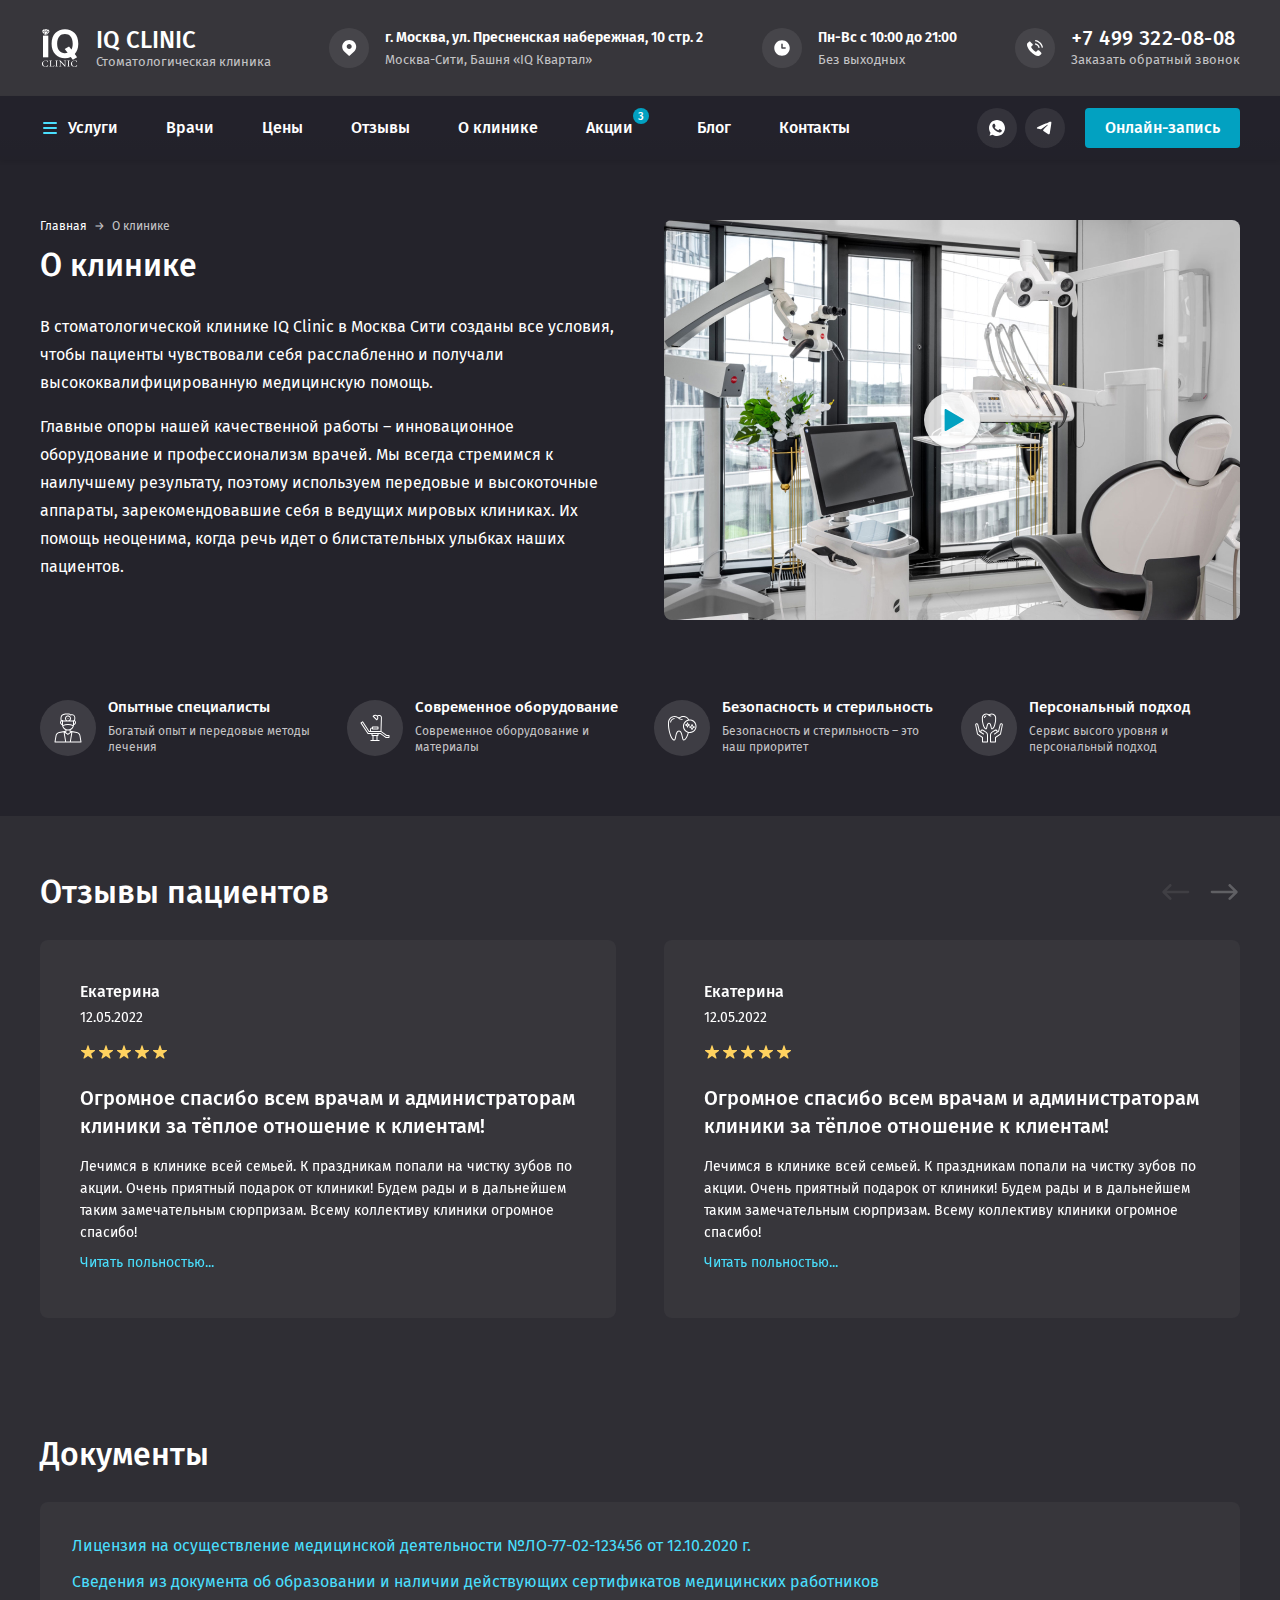
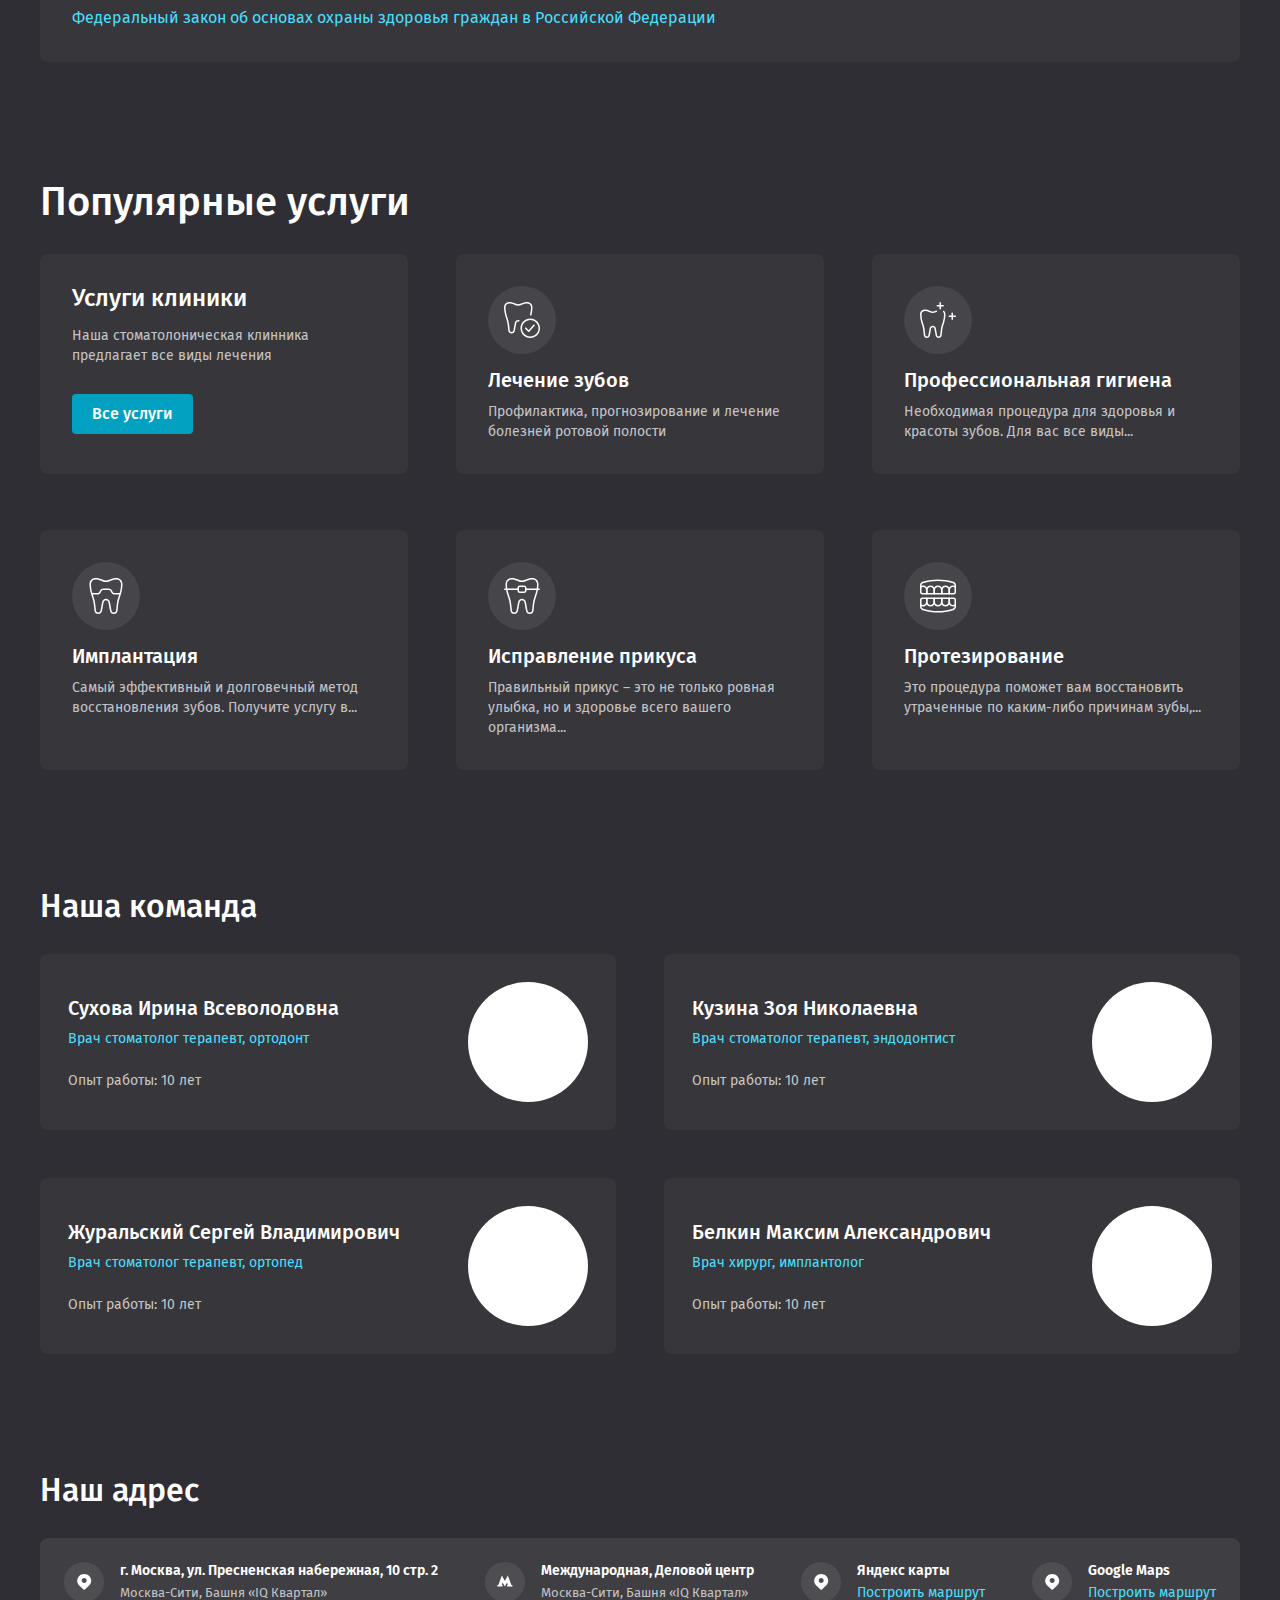
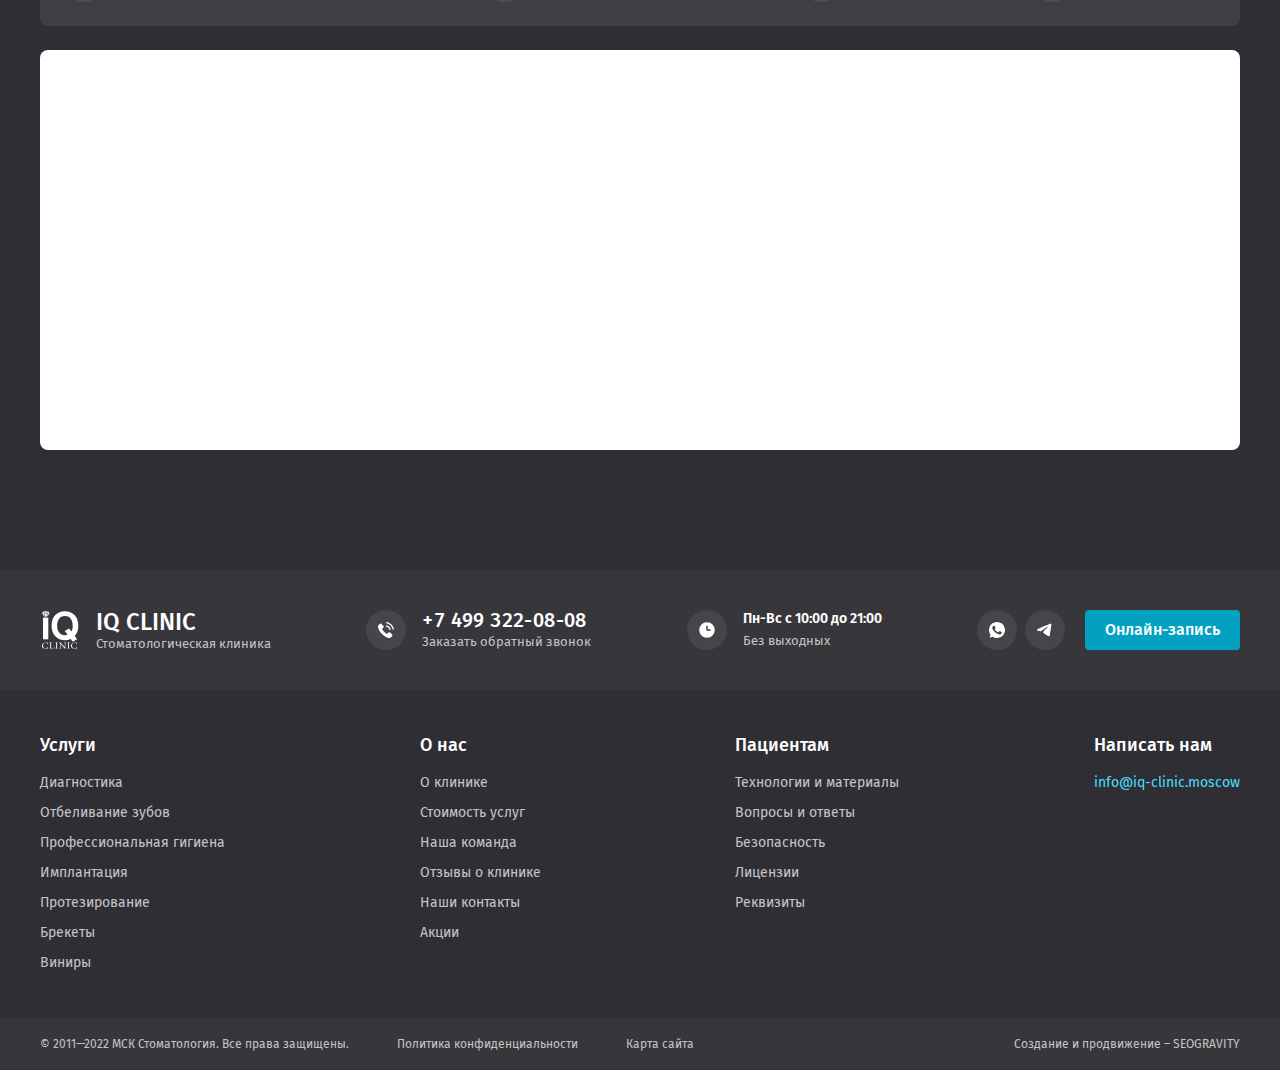
<file: about.html>
<!DOCTYPE html>
<html lang="ru">
	<head>
		<meta http-equiv="Content-Type" content="text/html; charset=utf-8">

		<!-- Адаптирование страницы для мобильных устройств -->
		<meta name="viewport" content="width=device-width, initial-scale=1, maximum-scale=1">

		<!-- Запрет распознования номера телефона -->
		<meta name="format-detection" content="telephone=no">
		<meta name="SKYPE_TOOLBAR" content ="SKYPE_TOOLBAR_PARSER_COMPATIBLE">

		<!-- Заголовок страницы -->
		<title>Заголовок страницы</title>

		<!-- Данное значение часто используют(использовали) поисковые системы -->
		<meta name="description" content="">
		<meta name="keywords" content="">

		<!-- Изменение цвета панели моб. браузера -->
		<meta name="msapplication-TileColor" content="#2F2E34">
		<meta name="theme-color" content="#2F2E34">

		<!-- Подключение шрифтов с гугла -->
		<link rel="preconnect" href="https://fonts.googleapis.com">
		<link rel="preconnect" href="https://fonts.gstatic.com" crossorigin>
		<link href="https://fonts.googleapis.com/css2?family=Fira+Sans:ital,wght@0,300;0,400;0,500;0,600;0,700;0,800;0,900;1,300;1,400;1,500;1,600;1,700;1,800;1,900&display=swap" rel="stylesheet">

		<!-- Подключение файлов стилей -->
		<link rel="stylesheet" href="css/swiper-bundle.min.css" async>
		<link rel="stylesheet" href="css/swiper.css" async>
		<link rel="stylesheet" href="css/fancybox.css" async>
		<link rel="stylesheet" href="css/styles.css" async>

		<link rel="stylesheet" href="css/response_1247.css" media="print, (max-width: 1247px)" async>
		<link rel="stylesheet" href="css/response_1023.css" media="print, (max-width: 1023px)" async>
		<link rel="stylesheet" href="css/response_767.css" media="print, (max-width: 767px)" async>
		<link rel="stylesheet" href="css/response_479.css" media="(max-width: 479px)" async>
	</head>

	<body>
		<div class="wrap">
			<div class="main">
				<header>
					<div class="scroll">
						<div class="info">
							<div class="cont row">
								<a href="/" class="logo">
									<img src="images/logo.svg" alt="">

									<div>
										<div class="name">IQ CLINIC</div>
										<div class="desc">Стоматологическая клиника</div>
									</div>
								</a>

								<div class="location">
									<div class="icon">
										<svg><use xlink:href="images/sprite.svg#ic_location"></use></svg>
									</div>

									<div>
										<div class="address">г. Москва, ул. Пресненская набережная, 10 стр. 2</div>
										<div class="exp">Москва-Сити, Башня «IQ Квартал»</div>
									</div>
								</div>

								<div class="time">
									<div class="icon">
										<svg><use xlink:href="images/sprite.svg#ic_time"></use></svg>
									</div>

									<div>
										<div>Пн-Вс с 10:00 до 21:00</div>
										<div class="exp">Без выходных</div>
									</div>
								</div>

								<div class="phone">
									<div class="icon">
										<svg><use xlink:href="images/sprite.svg#ic_phone"></use></svg>
									</div>

									<div>
										<div><a href="tel:+74993220808">+7 499 322-08-08</a></div>

										<div><button class="callback_btn modal_btn" data-modal="#callback_modal">Заказать обратный звонок</button></div>
									</div>
								</div>
							</div>
						</div>


						<div class="bottom">
							<div class="cont row">
								<div class="categories modal_cont">
									<button class="btn mini_modal_btn" data-modal-id="#categories_modal">
										<svg class="icon"><use xlink:href="images/sprite.svg#ic_menu"></use></svg>
										<span>Услуги</span>
									</button>

									<div class="mini_modal tabs_container" id="categories_modal">
										<div class="cont row">
											<div class="tabs">
												<button data-content="#categories_tab1" data-level="level1" class="active">Диагностика</button>

												<button data-content="#categories_tab2" data-level="level1">Профессиональная гигиена</button>

												<button data-content="#categories_tab3" data-level="level1">Лечение зубов</button>

												<button data-content="#categories_tab4" data-level="level1">Отбеливание зубов</button>

												<button data-content="#categories_tab5" data-level="level1">Исправление прикуса</button>

												<button data-content="#categories_tab6" data-level="level1">Брекеты</button>

												<button data-content="#categories_tab7" data-level="level1">Элайнеры</button>

												<button data-content="#categories_tab8" data-level="level1">Имплантация зубов</button>

												<button data-content="#categories_tab9" data-level="level1">Удаление зубов</button>

												<button data-content="#categories_tab10" data-level="level1">Протезирование зубов</button>

												<button data-content="#categories_tab11" data-level="level1">Виниры</button>

												<button data-content="#categories_tab12" data-level="level1">Реставрация зубов</button>
											</div>


											<div class="col_main">
												<div class="tab_content level1 active" id="categories_tab1">
													<div class="row">
														<div class="category">
															<div class="title">
																<a href="/">Имплантация зубов</a>
															</div>

															<div class="item">
																<div class="main">
																	<a href="/">Виды имплантации</a>
																</div>

																<div class="sub">
																	<div><a href="/">Одномоментная имплантация</a></div>
																	<div><a href="/">Одноэтапная имплантация</a></div>
																	<div><a href="/">Двухэтапная имплантация зубов</a></div>
																	<div><a href="/">Полная имплантация зубов</a></div>
																	<div><a href="/">Все зубы на 4х имплантах</a></div>
																</div>
															</div>

															<div class="item">
																<div class="main">
																	<a href="/">При недостатке кости или десны</a>
																</div>

																<div class="sub">
																	<div><a href="/">Костная пластика</a></div>
																	<div><a href="/">Синус-лифтинг</a></div>
																	<div><a href="/">Наращивание десны</a></div>
																</div>
															</div>
														</div>

														<div class="category">
															<div class="title">
																<a href="/">Имплантация «под ключ»</a>
															</div>

															<div class="item">
																<div class="main">
																	<a href="/">Система имплантации</a>
																</div>

																<div class="sub">
																	<div><a href="/">Dentium (Южная Корея)</a></div>
																	<div><a href="/">Nobel (США)</a></div>
																	<div><a href="/">Astra Tech (Швеция)</a></div>
																</div>
															</div>
														</div>
													</div>
												</div>


												<div class="tab_content level1" id="categories_tab2">
													<div class="row">
														<div class="category">
															<div class="title">
																<a href="/">Имплантация зубов</a>
															</div>

															<div class="item">
																<div class="main">
																	<a href="/">Виды имплантации</a>
																</div>

																<div class="sub">
																	<div><a href="/">Одномоментная имплантация</a></div>
																	<div><a href="/">Одноэтапная имплантация</a></div>
																	<div><a href="/">Двухэтапная имплантация зубов</a></div>
																	<div><a href="/">Полная имплантация зубов</a></div>
																	<div><a href="/">Все зубы на 4х имплантах</a></div>
																</div>
															</div>

															<div class="item">
																<div class="main">
																	<a href="/">При недостатке кости или десны</a>
																</div>

																<div class="sub">
																	<div><a href="/">Костная пластика</a></div>
																	<div><a href="/">Синус-лифтинг</a></div>
																	<div><a href="/">Наращивание десны</a></div>
																</div>
															</div>
														</div>

														<div class="category">
															<div class="title">
																<a href="/">Имплантация «под ключ»</a>
															</div>

															<div class="item">
																<div class="main">
																	<a href="/">Система имплантации</a>
																</div>

																<div class="sub">
																	<div><a href="/">Dentium (Южная Корея)</a></div>
																	<div><a href="/">Nobel (США)</a></div>
																	<div><a href="/">Astra Tech (Швеция)</a></div>
																</div>
															</div>
														</div>
													</div>
												</div>


												<div class="tab_content level1" id="categories_tab3">
													<div class="row">
														<div class="category">
															<div class="title">
																<a href="/">Имплантация зубов</a>
															</div>

															<div class="item">
																<div class="main">
																	<a href="/">Виды имплантации</a>
																</div>

																<div class="sub">
																	<div><a href="/">Одномоментная имплантация</a></div>
																	<div><a href="/">Одноэтапная имплантация</a></div>
																	<div><a href="/">Двухэтапная имплантация зубов</a></div>
																	<div><a href="/">Полная имплантация зубов</a></div>
																	<div><a href="/">Все зубы на 4х имплантах</a></div>
																</div>
															</div>

															<div class="item">
																<div class="main">
																	<a href="/">При недостатке кости или десны</a>
																</div>

																<div class="sub">
																	<div><a href="/">Костная пластика</a></div>
																	<div><a href="/">Синус-лифтинг</a></div>
																	<div><a href="/">Наращивание десны</a></div>
																</div>
															</div>
														</div>

														<div class="category">
															<div class="title">
																<a href="/">Имплантация «под ключ»</a>
															</div>

															<div class="item">
																<div class="main">
																	<a href="/">Система имплантации</a>
																</div>

																<div class="sub">
																	<div><a href="/">Dentium (Южная Корея)</a></div>
																	<div><a href="/">Nobel (США)</a></div>
																	<div><a href="/">Astra Tech (Швеция)</a></div>
																</div>
															</div>
														</div>
													</div>
												</div>


												<div class="tab_content level1" id="categories_tab4">
													<div class="row">
														<div class="category">
															<div class="title">
																<a href="/">Имплантация зубов</a>
															</div>

															<div class="item">
																<div class="main">
																	<a href="/">Виды имплантации</a>
																</div>

																<div class="sub">
																	<div><a href="/">Одномоментная имплантация</a></div>
																	<div><a href="/">Одноэтапная имплантация</a></div>
																	<div><a href="/">Двухэтапная имплантация зубов</a></div>
																	<div><a href="/">Полная имплантация зубов</a></div>
																	<div><a href="/">Все зубы на 4х имплантах</a></div>
																</div>
															</div>

															<div class="item">
																<div class="main">
																	<a href="/">При недостатке кости или десны</a>
																</div>

																<div class="sub">
																	<div><a href="/">Костная пластика</a></div>
																	<div><a href="/">Синус-лифтинг</a></div>
																	<div><a href="/">Наращивание десны</a></div>
																</div>
															</div>
														</div>

														<div class="category">
															<div class="title">
																<a href="/">Имплантация «под ключ»</a>
															</div>

															<div class="item">
																<div class="main">
																	<a href="/">Система имплантации</a>
																</div>

																<div class="sub">
																	<div><a href="/">Dentium (Южная Корея)</a></div>
																	<div><a href="/">Nobel (США)</a></div>
																	<div><a href="/">Astra Tech (Швеция)</a></div>
																</div>
															</div>
														</div>
													</div>
												</div>


												<div class="tab_content level1" id="categories_tab5">
													<div class="row">
														<div class="category">
															<div class="title">
																<a href="/">Имплантация зубов</a>
															</div>

															<div class="item">
																<div class="main">
																	<a href="/">Виды имплантации</a>
																</div>

																<div class="sub">
																	<div><a href="/">Одномоментная имплантация</a></div>
																	<div><a href="/">Одноэтапная имплантация</a></div>
																	<div><a href="/">Двухэтапная имплантация зубов</a></div>
																	<div><a href="/">Полная имплантация зубов</a></div>
																	<div><a href="/">Все зубы на 4х имплантах</a></div>
																</div>
															</div>

															<div class="item">
																<div class="main">
																	<a href="/">При недостатке кости или десны</a>
																</div>

																<div class="sub">
																	<div><a href="/">Костная пластика</a></div>
																	<div><a href="/">Синус-лифтинг</a></div>
																	<div><a href="/">Наращивание десны</a></div>
																</div>
															</div>
														</div>

														<div class="category">
															<div class="title">
																<a href="/">Имплантация «под ключ»</a>
															</div>

															<div class="item">
																<div class="main">
																	<a href="/">Система имплантации</a>
																</div>

																<div class="sub">
																	<div><a href="/">Dentium (Южная Корея)</a></div>
																	<div><a href="/">Nobel (США)</a></div>
																	<div><a href="/">Astra Tech (Швеция)</a></div>
																</div>
															</div>
														</div>
													</div>
												</div>


												<div class="tab_content level1" id="categories_tab6">
													<div class="row">
														<div class="category">
															<div class="title">
																<a href="/">Имплантация зубов</a>
															</div>

															<div class="item">
																<div class="main">
																	<a href="/">Виды имплантации</a>
																</div>

																<div class="sub">
																	<div><a href="/">Одномоментная имплантация</a></div>
																	<div><a href="/">Одноэтапная имплантация</a></div>
																	<div><a href="/">Двухэтапная имплантация зубов</a></div>
																	<div><a href="/">Полная имплантация зубов</a></div>
																	<div><a href="/">Все зубы на 4х имплантах</a></div>
																</div>
															</div>

															<div class="item">
																<div class="main">
																	<a href="/">При недостатке кости или десны</a>
																</div>

																<div class="sub">
																	<div><a href="/">Костная пластика</a></div>
																	<div><a href="/">Синус-лифтинг</a></div>
																	<div><a href="/">Наращивание десны</a></div>
																</div>
															</div>
														</div>

														<div class="category">
															<div class="title">
																<a href="/">Имплантация «под ключ»</a>
															</div>

															<div class="item">
																<div class="main">
																	<a href="/">Система имплантации</a>
																</div>

																<div class="sub">
																	<div><a href="/">Dentium (Южная Корея)</a></div>
																	<div><a href="/">Nobel (США)</a></div>
																	<div><a href="/">Astra Tech (Швеция)</a></div>
																</div>
															</div>
														</div>
													</div>
												</div>


												<div class="tab_content level1" id="categories_tab7">
													<div class="row">
														<div class="category">
															<div class="title">
																<a href="/">Имплантация зубов</a>
															</div>

															<div class="item">
																<div class="main">
																	<a href="/">Виды имплантации</a>
																</div>

																<div class="sub">
																	<div><a href="/">Одномоментная имплантация</a></div>
																	<div><a href="/">Одноэтапная имплантация</a></div>
																	<div><a href="/">Двухэтапная имплантация зубов</a></div>
																	<div><a href="/">Полная имплантация зубов</a></div>
																	<div><a href="/">Все зубы на 4х имплантах</a></div>
																</div>
															</div>

															<div class="item">
																<div class="main">
																	<a href="/">При недостатке кости или десны</a>
																</div>

																<div class="sub">
																	<div><a href="/">Костная пластика</a></div>
																	<div><a href="/">Синус-лифтинг</a></div>
																	<div><a href="/">Наращивание десны</a></div>
																</div>
															</div>
														</div>

														<div class="category">
															<div class="title">
																<a href="/">Имплантация «под ключ»</a>
															</div>

															<div class="item">
																<div class="main">
																	<a href="/">Система имплантации</a>
																</div>

																<div class="sub">
																	<div><a href="/">Dentium (Южная Корея)</a></div>
																	<div><a href="/">Nobel (США)</a></div>
																	<div><a href="/">Astra Tech (Швеция)</a></div>
																</div>
															</div>
														</div>
													</div>
												</div>


												<div class="tab_content level1" id="categories_tab8">
													<div class="row">
														<div class="category">
															<div class="title">
																<a href="/">Имплантация зубов</a>
															</div>

															<div class="item">
																<div class="main">
																	<a href="/">Виды имплантации</a>
																</div>

																<div class="sub">
																	<div><a href="/">Одномоментная имплантация</a></div>
																	<div><a href="/">Одноэтапная имплантация</a></div>
																	<div><a href="/">Двухэтапная имплантация зубов</a></div>
																	<div><a href="/">Полная имплантация зубов</a></div>
																	<div><a href="/">Все зубы на 4х имплантах</a></div>
																</div>
															</div>

															<div class="item">
																<div class="main">
																	<a href="/">При недостатке кости или десны</a>
																</div>

																<div class="sub">
																	<div><a href="/">Костная пластика</a></div>
																	<div><a href="/">Синус-лифтинг</a></div>
																	<div><a href="/">Наращивание десны</a></div>
																</div>
															</div>
														</div>

														<div class="category">
															<div class="title">
																<a href="/">Имплантация «под ключ»</a>
															</div>

															<div class="item">
																<div class="main">
																	<a href="/">Система имплантации</a>
																</div>

																<div class="sub">
																	<div><a href="/">Dentium (Южная Корея)</a></div>
																	<div><a href="/">Nobel (США)</a></div>
																	<div><a href="/">Astra Tech (Швеция)</a></div>
																</div>
															</div>
														</div>
													</div>
												</div>


												<div class="tab_content level1" id="categories_tab9">
													<div class="row">
														<div class="category">
															<div class="title">
																<a href="/">Имплантация зубов</a>
															</div>

															<div class="item">
																<div class="main">
																	<a href="/">Виды имплантации</a>
																</div>

																<div class="sub">
																	<div><a href="/">Одномоментная имплантация</a></div>
																	<div><a href="/">Одноэтапная имплантация</a></div>
																	<div><a href="/">Двухэтапная имплантация зубов</a></div>
																	<div><a href="/">Полная имплантация зубов</a></div>
																	<div><a href="/">Все зубы на 4х имплантах</a></div>
																</div>
															</div>

															<div class="item">
																<div class="main">
																	<a href="/">При недостатке кости или десны</a>
																</div>

																<div class="sub">
																	<div><a href="/">Костная пластика</a></div>
																	<div><a href="/">Синус-лифтинг</a></div>
																	<div><a href="/">Наращивание десны</a></div>
																</div>
															</div>
														</div>

														<div class="category">
															<div class="title">
																<a href="/">Имплантация «под ключ»</a>
															</div>

															<div class="item">
																<div class="main">
																	<a href="/">Система имплантации</a>
																</div>

																<div class="sub">
																	<div><a href="/">Dentium (Южная Корея)</a></div>
																	<div><a href="/">Nobel (США)</a></div>
																	<div><a href="/">Astra Tech (Швеция)</a></div>
																</div>
															</div>
														</div>
													</div>
												</div>


												<div class="tab_content level1" id="categories_tab10">
													<div class="row">
														<div class="category">
															<div class="title">
																<a href="/">Имплантация зубов</a>
															</div>

															<div class="item">
																<div class="main">
																	<a href="/">Виды имплантации</a>
																</div>

																<div class="sub">
																	<div><a href="/">Одномоментная имплантация</a></div>
																	<div><a href="/">Одноэтапная имплантация</a></div>
																	<div><a href="/">Двухэтапная имплантация зубов</a></div>
																	<div><a href="/">Полная имплантация зубов</a></div>
																	<div><a href="/">Все зубы на 4х имплантах</a></div>
																</div>
															</div>

															<div class="item">
																<div class="main">
																	<a href="/">При недостатке кости или десны</a>
																</div>

																<div class="sub">
																	<div><a href="/">Костная пластика</a></div>
																	<div><a href="/">Синус-лифтинг</a></div>
																	<div><a href="/">Наращивание десны</a></div>
																</div>
															</div>
														</div>

														<div class="category">
															<div class="title">
																<a href="/">Имплантация «под ключ»</a>
															</div>

															<div class="item">
																<div class="main">
																	<a href="/">Система имплантации</a>
																</div>

																<div class="sub">
																	<div><a href="/">Dentium (Южная Корея)</a></div>
																	<div><a href="/">Nobel (США)</a></div>
																	<div><a href="/">Astra Tech (Швеция)</a></div>
																</div>
															</div>
														</div>
													</div>
												</div>


												<div class="tab_content level1" id="categories_tab11">
													<div class="row">
														<div class="category">
															<div class="title">
																<a href="/">Имплантация зубов</a>
															</div>

															<div class="item">
																<div class="main">
																	<a href="/">Виды имплантации</a>
																</div>

																<div class="sub">
																	<div><a href="/">Одномоментная имплантация</a></div>
																	<div><a href="/">Одноэтапная имплантация</a></div>
																	<div><a href="/">Двухэтапная имплантация зубов</a></div>
																	<div><a href="/">Полная имплантация зубов</a></div>
																	<div><a href="/">Все зубы на 4х имплантах</a></div>
																</div>
															</div>

															<div class="item">
																<div class="main">
																	<a href="/">При недостатке кости или десны</a>
																</div>

																<div class="sub">
																	<div><a href="/">Костная пластика</a></div>
																	<div><a href="/">Синус-лифтинг</a></div>
																	<div><a href="/">Наращивание десны</a></div>
																</div>
															</div>
														</div>

														<div class="category">
															<div class="title">
																<a href="/">Имплантация «под ключ»</a>
															</div>

															<div class="item">
																<div class="main">
																	<a href="/">Система имплантации</a>
																</div>

																<div class="sub">
																	<div><a href="/">Dentium (Южная Корея)</a></div>
																	<div><a href="/">Nobel (США)</a></div>
																	<div><a href="/">Astra Tech (Швеция)</a></div>
																</div>
															</div>
														</div>
													</div>
												</div>


												<div class="tab_content level1" id="categories_tab12">
													<div class="row">
														<div class="category">
															<div class="title">
																<a href="/">Имплантация зубов</a>
															</div>

															<div class="item">
																<div class="main">
																	<a href="/">Виды имплантации</a>
																</div>

																<div class="sub">
																	<div><a href="/">Одномоментная имплантация</a></div>
																	<div><a href="/">Одноэтапная имплантация</a></div>
																	<div><a href="/">Двухэтапная имплантация зубов</a></div>
																	<div><a href="/">Полная имплантация зубов</a></div>
																	<div><a href="/">Все зубы на 4х имплантах</a></div>
																</div>
															</div>

															<div class="item">
																<div class="main">
																	<a href="/">При недостатке кости или десны</a>
																</div>

																<div class="sub">
																	<div><a href="/">Костная пластика</a></div>
																	<div><a href="/">Синус-лифтинг</a></div>
																	<div><a href="/">Наращивание десны</a></div>
																</div>
															</div>
														</div>

														<div class="category">
															<div class="title">
																<a href="/">Имплантация «под ключ»</a>
															</div>

															<div class="item">
																<div class="main">
																	<a href="/">Система имплантации</a>
																</div>

																<div class="sub">
																	<div><a href="/">Dentium (Южная Корея)</a></div>
																	<div><a href="/">Nobel (США)</a></div>
																	<div><a href="/">Astra Tech (Швеция)</a></div>
																</div>
															</div>
														</div>
													</div>
												</div>

												<div class="consult_form">
													<div class="title">Получите бесплатную консультацию</div>

													<div class="desc">Мы ответим на все ваши вопросы об услугах и врачах нашей клиники</div>

													<form action="" class="form">
														<div class="line">
															<div class="field">
																<input type="tel" name="" value="" class="input" placeholder="+7 (___) ___ - __ - __">
															</div>
														</div>

														<div class="submit">
															<button type="submit" class="submit_btn">Онлайн-запись</button>
														</div>

														<div class="agree">Я подтверждаю согласие на обработку моих персональных данных (закон №152-ФЗ «О персональных данных») и соглашаюсь с политикой конфиденциальности</div>
													</form>

													<div class="or_call">
														<div>Или позвоните нам –</div>
														<div><a href="tel:+74993220808">+7 499 322-08-08</a></div>
													</div>
												</div>
											</div>
										</div>
									</div>
								</div>

								<nav class="menu row">
									<div class="menu_item mob_menu_item">
										<a href="/">Услуги</a>
									</div>

									<div class="menu_item">
										<a href="/">Врачи</a>
									</div>

									<div class="menu_item">
										<a href="/">Цены</a>
									</div>

									<div class="menu_item">
										<a href="/">Отзывы</a>
									</div>

									<div class="menu_item">
										<a href="/">О клинике</a>
									</div>

									<div class="menu_item">
										<a href="/">Акции<sup>3</sup></a>
									</div>

									<div class="menu_item">
										<a href="/">Блог</a>
									</div>

									<div class="menu_item">
										<a href="/">Контакты</a>
									</div>
								</nav>

								<div class="messengers">
									<a href="/" target="_blank" rel="noopener nofollow" class="whatsapp_link">
										<svg class="icon"><use xlink:href="images/sprite.svg#ic_whatsapp"></use></svg>
									</a>

									<a href="/" target="_blank" rel="noopener nofollow" class="telegram_link">
										<svg class="icon"><use xlink:href="images/sprite.svg#ic_telegram"></use></svg>
									</a>
								</div>

								<button class="order_btn modal_btn" data-modal="#order_modal">Онлайн-запись</button>
							</div>
						</div>
					</div>
				</header>


				<section class="mob_header">
					<div class="cont row">
						<a href="/" class="logo">
							<img src="images/logo.svg" alt="">

							<div>
								<div class="name">IQ CLINIC</div>
								<div class="desc">Стоматологическая клиника</div>
							</div>
						</a>

						<a href="tel:+74993220808" class="phone">
							<svg class="icon"><use xlink:href="images/sprite.svg#ic_phone"></use></svg>
						</a>

						<button class="mob_menu_btn">
							<svg class="icon"><use xlink:href="images/sprite.svg#ic_menu"></use></svg>
							<svg class="icon"><use xlink:href="images/sprite.svg#ic_close"></use></svg>
						</button>
					</div>
				</section>


				<section class="about_block block bg min_m">
					<div class="cont">
						<div class="row">
							<div class="data">
								<div class="breadcrumbs">
									<a href="/">Главная</a> <span class="sep">→</span>
									<span class="current">О клинике</span>
								</div>

								<div class="block_head">
									<div class="title">О клинике</div>

									<div class="desc text_block">
										<p>В стоматологической клинике IQ Clinic в Москва Сити созданы все условия, чтобы пациенты чувствовали себя расслабленно и получали высококвалифицированную медицинскую помощь.</p>

										<p>Главные опоры нашей качественной работы – инновационное оборудование и профессионализм врачей. Мы всегда стремимся к наилучшему результату, поэтому используем передовые и высокоточные аппараты, зарекомендовавшие себя в ведущих мировых клиниках. Их помощь неоценима, когда речь идет о блистательных улыбках наших пациентов.</p>
									</div>
								</div>
							</div>

							<a href="" data-fancybox class="video_link">
								<div class="thumb">
									<img data-src="images/tmp/video_thumb.jpg" alt="" class="lazyload">

									<div class="icon">
										<svg><use xlink:href="images/sprite.svg#ic_video_play"></use></svg>
									</div>
								</div>
							</a>
						</div>

						<div class="advantages">
							<div class="row">
								<div class="item">
									<div class="icon">
										<img data-src="images/ic_advantage1.svg" alt="" class="lazyload">
									</div>

									<div>
										<div class="name">Опытные специалисты</div>
										<div class="desc">Богатый опыт и передовые методы лечения</div>
									</div>
								</div>

								<div class="item">
									<div class="icon">
										<img data-src="images/ic_advantage2.svg" alt="" class="lazyload">
									</div>

									<div>
										<div class="name">Современное оборудование</div>
										<div class="desc">Современное оборудование и материалы</div>
									</div>
								</div>

								<div class="item">
									<div class="icon">
										<img data-src="images/ic_advantage3.svg" alt="" class="lazyload">
									</div>

									<div>
										<div class="name">Безопасность и стерильность</div>
										<div class="desc">Безопасность и стерильность – это наш приоритет</div>
									</div>
								</div>

								<div class="item">
									<div class="icon">
										<img data-src="images/ic_advantage4.svg" alt="" class="lazyload">
									</div>

									<div>
										<div class="name">Персональный подход</div>
										<div class="desc">Сервис высого уровня и персональный подход</div>
									</div>
								</div>
							</div>
						</div>
					</div>
				</section>


				<section class="reviews block">
					<div class="cont">
						<div class="block_head pad_r">
							<div class="title">Отзывы пациентов</div>
						</div>

						<div class="swiper">
							<div class="swiper-wrapper">
								<div class="swiper-slide">
									<div class="review">
										<div class="name">Екатерина</div>

										<div class="date">12.05.2022</div>

										<div class="rating">
											<svg class="icon"><use xlink:href="images/sprite.svg#ic_star"></use></svg>
											<svg class="icon"><use xlink:href="images/sprite.svg#ic_star"></use></svg>
											<svg class="icon"><use xlink:href="images/sprite.svg#ic_star"></use></svg>
											<svg class="icon"><use xlink:href="images/sprite.svg#ic_star"></use></svg>
											<svg class="icon"><use xlink:href="images/sprite.svg#ic_star"></use></svg>
										</div>

										<div class="title">Огромное спасибо всем врачам и администраторам клиники за тёплое отношение к клиентам!</div>

										<div class="text">Лечимся в клинике всей семьей. К праздникам попали на чистку зубов по акции. Очень приятный подарок от клиники! Будем рады и в дальнейшем таким замечательным сюрпризам. Всему коллективу клиники огромное спасибо!</div>

										<div class="link">
											<a href="/">Читать польностью...</a>
										</div>
									</div>
								</div>

								<div class="swiper-slide">
									<div class="review">
										<div class="name">Екатерина</div>

										<div class="date">12.05.2022</div>

										<div class="rating">
											<svg class="icon"><use xlink:href="images/sprite.svg#ic_star"></use></svg>
											<svg class="icon"><use xlink:href="images/sprite.svg#ic_star"></use></svg>
											<svg class="icon"><use xlink:href="images/sprite.svg#ic_star"></use></svg>
											<svg class="icon"><use xlink:href="images/sprite.svg#ic_star"></use></svg>
											<svg class="icon"><use xlink:href="images/sprite.svg#ic_star"></use></svg>
										</div>

										<div class="title">Огромное спасибо всем врачам и администраторам клиники за тёплое отношение к клиентам!</div>

										<div class="text">Лечимся в клинике всей семьей. К праздникам попали на чистку зубов по акции. Очень приятный подарок от клиники! Будем рады и в дальнейшем таким замечательным сюрпризам. Всему коллективу клиники огромное спасибо!</div>

										<div class="link">
											<a href="/">Читать польностью...</a>
										</div>
									</div>
								</div>

								<div class="swiper-slide">
									<div class="review">
										<div class="name">Екатерина</div>

										<div class="date">12.05.2022</div>

										<div class="rating">
											<svg class="icon"><use xlink:href="images/sprite.svg#ic_star"></use></svg>
											<svg class="icon"><use xlink:href="images/sprite.svg#ic_star"></use></svg>
											<svg class="icon"><use xlink:href="images/sprite.svg#ic_star"></use></svg>
											<svg class="icon"><use xlink:href="images/sprite.svg#ic_star"></use></svg>
											<svg class="icon"><use xlink:href="images/sprite.svg#ic_star"></use></svg>
										</div>

										<div class="title">Огромное спасибо всем врачам и администраторам клиники за тёплое отношение к клиентам!</div>

										<div class="text">Лечимся в клинике всей семьей. К праздникам попали на чистку зубов по акции. Очень приятный подарок от клиники! Будем рады и в дальнейшем таким замечательным сюрпризам. Всему коллективу клиники огромное спасибо!</div>

										<div class="link">
											<a href="/">Читать польностью...</a>
										</div>
									</div>
								</div>

								<div class="swiper-slide">
									<div class="review">
										<div class="name">Екатерина</div>

										<div class="date">12.05.2022</div>

										<div class="rating">
											<svg class="icon"><use xlink:href="images/sprite.svg#ic_star"></use></svg>
											<svg class="icon"><use xlink:href="images/sprite.svg#ic_star"></use></svg>
											<svg class="icon"><use xlink:href="images/sprite.svg#ic_star"></use></svg>
											<svg class="icon"><use xlink:href="images/sprite.svg#ic_star"></use></svg>
											<svg class="icon"><use xlink:href="images/sprite.svg#ic_star"></use></svg>
										</div>

										<div class="title">Огромное спасибо всем врачам и администраторам клиники за тёплое отношение к клиентам!</div>

										<div class="text">Лечимся в клинике всей семьей. К праздникам попали на чистку зубов по акции. Очень приятный подарок от клиники! Будем рады и в дальнейшем таким замечательным сюрпризам. Всему коллективу клиники огромное спасибо!</div>

										<div class="link">
											<a href="/">Читать польностью...</a>
										</div>
									</div>
								</div>

								<div class="swiper-slide">
									<div class="review">
										<div class="name">Екатерина</div>

										<div class="date">12.05.2022</div>

										<div class="rating">
											<svg class="icon"><use xlink:href="images/sprite.svg#ic_star"></use></svg>
											<svg class="icon"><use xlink:href="images/sprite.svg#ic_star"></use></svg>
											<svg class="icon"><use xlink:href="images/sprite.svg#ic_star"></use></svg>
											<svg class="icon"><use xlink:href="images/sprite.svg#ic_star"></use></svg>
											<svg class="icon"><use xlink:href="images/sprite.svg#ic_star"></use></svg>
										</div>

										<div class="title">Огромное спасибо всем врачам и администраторам клиники за тёплое отношение к клиентам!</div>

										<div class="text">Лечимся в клинике всей семьей. К праздникам попали на чистку зубов по акции. Очень приятный подарок от клиники! Будем рады и в дальнейшем таким замечательным сюрпризам. Всему коллективу клиники огромное спасибо!</div>

										<div class="link">
											<a href="/">Читать польностью...</a>
										</div>
									</div>
								</div>
							</div>

							<div class="swiper-button-prev">
								<svg class="icon"><use xlink:href="images/sprite.svg#ic_arrow_hor"></use></svg>
							</div>

							<div class="swiper-button-next">
								<svg class="icon"><use xlink:href="images/sprite.svg#ic_arrow_hor"></use></svg>
							</div>
						</div>
					</div>
				</section>


				<section class="documents block">
					<div class="cont">
						<div class="block_head">
							<div class="title">Документы</div>
						</div>

						<div class="data">
							<div><a href="/">Лицензия на осуществление медицинской деятельности №ЛО-77-02-123456 от 12.10.2020 г.</a></div>

							<div><a href="/">Сведения из документа об образовании и наличии действующих сертификатов медицинских работников</a></div>

							<div><a href="/">Федеральный закон об основах охраны здоровья граждан в Российской Федерации</a></div>

							<img data-src="images/tmp/documents_img.png" alt="" class="img lazyload">
						</div>
					</div>
				</section>


				<section class="services block">
					<div class="cont">
						<div class="block_head">
							<div class="title big">Популярные услуги</div>
						</div>

						<div class="row">
							<div class="all">
								<div class="title">Услуги клиники</div>

								<div class="desc">Наша стоматолоническая клинника предлагает все виды лечения</div>

								<div class="link">
									<a href="/">Все услуги</a>
								</div>
							</div>

							<a href="/" class="service">
								<div class="icon">
									<svg width="36" height="36" viewBox="0 0 36 36" xmlns="http://www.w3.org/2000/svg">
										<path d="M26.25 36C20.874 36 16.5 31.626 16.5 26.25C16.5 20.874 20.874 16.5 26.25 16.5C31.626 16.5 36 20.874 36 26.25C36 31.626 31.626 36 26.25 36ZM26.25 18C21.7005 18 18 21.7005 18 26.25C18 30.7995 21.7005 34.5 26.25 34.5C30.7995 34.5 34.5 30.7995 34.5 26.25C34.5 21.7005 30.7995 18 26.25 18Z" fill="currentColor"/>
										<path d="M24.75 30C24.552 30 24.36 29.9205 24.219 29.781L21.219 26.781C20.9265 26.4885 20.9265 26.013 21.219 25.7205C21.5115 25.428 21.987 25.428 22.2795 25.7205L24.7125 28.1535L29.4345 22.7565C29.709 22.443 30.183 22.413 30.4935 22.686C30.8055 22.959 30.837 23.433 30.564 23.745L25.314 29.745C25.1775 29.901 24.981 29.994 24.774 30C24.7665 30 24.7575 30 24.75 30Z" fill="currentColor"/>
										<path d="M7.59 31.5C5.88 31.5 4.443 30.2145 4.2495 28.5105L3.693 23.2545C3.4875 21.351 3.09 19.473 2.5095 17.6745L1.4145 14.268C0.4755 11.343 0 8.3085 0 5.25C0 2.355 2.355 0 5.25 0C7.347 0 9.3825 0.5205 11.5785 1.5915C13.3755 2.4705 15.123 2.4705 16.92 1.5915C19.1175 0.5205 21.153 0 23.145 0C24.6495 0 25.968 0.546 26.9595 1.539C27.954 2.532 28.5 3.8505 28.5 5.25C28.5 7.8315 28.1535 10.4265 27.4695 12.96C27.36 13.359 26.9475 13.593 26.55 13.4895C26.1495 13.3815 25.914 12.969 26.0205 12.57C26.67 10.1625 27 7.6995 27 5.25C27 4.251 26.61 3.3105 25.9005 2.5995C25.191 1.8885 24.249 1.5 23.25 1.5C21.3855 1.5 19.5645 1.971 17.5785 2.9385C15.369 4.02 13.131 4.0185 10.92 2.9385C8.9355 1.971 7.1145 1.5 5.355 1.5C3.183 1.5 1.5 3.183 1.5 5.25C1.5 8.1525 1.9515 11.0325 2.844 13.8105L3.939 17.2155C4.5495 19.11 4.9695 21.0885 5.1855 23.094L5.7405 28.3455C5.847 29.286 6.6435 30 7.59 30C8.4795 30 9.2475 29.3595 9.4185 28.4775L10.842 20.8185C11.1495 19.185 12.582 18 14.25 18C14.604 18 14.916 18.0465 15.207 18.1425C15.6 18.273 15.813 18.6975 15.6825 19.0905C15.552 19.4835 15.126 19.692 14.7345 19.566C14.598 19.5225 14.4405 19.5 14.25 19.5C13.3035 19.5 12.4905 20.1705 12.3165 21.0945L10.8915 28.758C10.5855 30.348 9.1965 31.5 7.59 31.5Z" fill="currentColor"/>
									</svg>
								</div>

								<div class="name">Лечение зубов</div>

								<div class="desc">Профилактика, прогнозирование и лечение болезней ротовой полости</div>
							</a>

							<a href="/" class="service">
								<div class="icon">
									<svg width="36" height="36" viewBox="0 0 36 36" xmlns="http://www.w3.org/2000/svg">
										<path d="M18.675 36C17.2065 36 15.939 34.9425 15.657 33.4875L14.382 26.5815C14.2365 25.7805 13.551 25.2 12.75 25.2C11.949 25.2 11.2635 25.7805 11.118 26.5785L9.8415 33.4815C9.561 34.9425 8.292 36 6.825 36C5.2485 36 3.942 34.8075 3.7845 33.225L3.291 28.518C3.099 26.8095 2.7465 25.1205 2.2395 23.5035L1.2675 20.4315C0.426 17.7885 0 15.0525 0 12.3C0 9.654 2.133 7.5 4.755 7.5C6.606 7.5 8.4795 7.986 10.4115 8.943C11.985 9.723 13.5135 9.723 15.087 8.943C15.459 8.7645 15.825 8.5905 16.2075 8.448C16.5945 8.3025 17.0265 8.499 17.1735 8.8875C17.319 9.276 17.121 9.708 16.7325 9.8535C16.3935 9.9795 16.0695 10.1355 15.7455 10.2915C13.761 11.2755 11.7405 11.2755 9.747 10.2885C8.0235 9.4335 6.3735 9 4.845 9C2.961 9 1.5 10.4805 1.5 12.3C1.5 14.898 1.9035 17.481 2.6955 19.9785L3.669 23.0535C4.2045 24.7635 4.578 26.547 4.7805 28.356L5.274 33.072C5.3565 33.888 6.024 34.5 6.825 34.5C7.575 34.5 8.2245 33.954 8.3685 33.2025L9.6435 26.3085C9.9165 24.798 11.223 23.7 12.75 23.7C14.277 23.7 15.5835 24.798 15.858 26.3115L17.1315 33.21C17.277 33.954 17.925 34.5 18.675 34.5C19.476 34.5 20.1435 33.888 20.2245 33.075L20.718 28.3605C20.9205 26.547 21.294 24.7635 21.828 23.055L22.803 19.9785C23.5965 17.481 24 14.898 24 12.3C24 11.4795 23.7 10.692 23.1555 10.086C22.878 9.777 22.905 9.3045 23.2125 9.027C23.52 8.7495 23.994 8.775 24.2715 9.084C25.0635 9.9675 25.5 11.109 25.5 12.3C25.5 15.051 25.074 17.7885 24.234 20.4315L23.2605 23.505C22.755 25.119 22.4025 26.808 22.2105 28.5225L21.717 33.228C21.558 34.8075 20.2515 36 18.675 36Z" fill="currentColor"/>
										<path d="M20.25 7.5C19.836 7.5 19.5 7.164 19.5 6.75V0.75C19.5 0.336 19.836 0 20.25 0C20.664 0 21 0.336 21 0.75V6.75C21 7.164 20.664 7.5 20.25 7.5Z" fill="currentColor"/>
										<path d="M23.25 4.5H17.25C16.836 4.5 16.5 4.164 16.5 3.75C16.5 3.336 16.836 3 17.25 3H23.25C23.664 3 24 3.336 24 3.75C24 4.164 23.664 4.5 23.25 4.5Z" fill="currentColor"/>
										<path d="M32.25 18C31.836 18 31.5 17.664 31.5 17.25V11.25C31.5 10.836 31.836 10.5 32.25 10.5C32.664 10.5 33 10.836 33 11.25V17.25C33 17.664 32.664 18 32.25 18Z" fill="currentColor"/>
										<path d="M35.25 15H29.25C28.836 15 28.5 14.664 28.5 14.25C28.5 13.836 28.836 13.5 29.25 13.5H35.25C35.664 13.5 36 13.836 36 14.25C36 14.664 35.664 15 35.25 15Z" fill="currentColor"/>
									</svg>
								</div>

								<div class="name">Профессиональная гигиена</div>

								<div class="desc">Необходимая процедура для здоровья и красоты зубов. Для вас все виды...</div>
							</a>

							<a href="/" class="service">
								<div class="icon">
									<svg width="36" height="36" viewBox="0 0 36 36" xmlns="http://www.w3.org/2000/svg">
										<path d="M25.7715 36C23.952 36 22.386 34.7175 22.05 32.949L20.373 24.1335C20.1585 23.013 19.161 22.2 18 22.2C16.839 22.2 15.8415 23.013 15.6285 24.1335L13.9515 32.9475C13.614 34.7175 12.0495 36 10.2285 36C8.289 36 6.6705 34.563 6.4635 32.6565L5.8065 26.6205C5.5695 24.4365 5.1045 22.2735 4.4235 20.187L3.1425 16.257C2.0535 12.9135 1.5 9.438 1.5 5.925C1.5 2.658 4.191 0 7.5 0C9.9375 0 12.2925 0.594 14.826 1.8165C16.962 2.8485 19.0395 2.8485 21.174 1.8165C23.7075 0.594 26.0625 0 28.3725 0C31.809 0 34.5 2.658 34.5 5.925C34.5 9.4365 33.9465 12.9135 32.8575 16.2585L31.5765 20.187C30.8955 22.2735 30.4305 24.4365 30.1935 26.6205L29.5365 32.6565C29.3295 34.563 27.711 36 25.7715 36ZM18 20.7C19.881 20.7 21.4995 22.026 21.8445 23.8545L23.5215 32.6685C23.724 33.729 24.6705 34.5 25.7715 34.5C26.943 34.5 27.921 33.6375 28.0455 32.4945L28.7025 26.4585C28.9515 24.174 29.439 21.906 30.1515 19.722L31.4325 15.7935C32.472 12.6 33 9.279 33 5.925C33 3.4845 30.981 1.5 28.5 1.5C26.292 1.5 24.1515 2.046 21.8265 3.168C19.287 4.3935 16.7115 4.3935 14.1735 3.168C11.8485 2.046 9.708 1.5 7.6275 1.5C5.019 1.5 3 3.4845 3 5.925C3 9.279 3.528 12.6 4.569 15.7935L5.85 19.722C6.5625 21.906 7.05 24.1725 7.2975 26.457L7.9545 32.493C8.079 33.6375 9.057 34.5 10.2285 34.5C11.3295 34.5 12.2745 33.729 12.477 32.667L14.154 23.853C14.5005 22.026 16.119 20.7 18 20.7ZM28.791 32.5755H28.806H28.791Z" fill="currentColor"/>
										<path d="M31.875 16.5H26.604C25.1745 16.5 23.8905 15.7065 23.25 14.427L22.6575 13.2435C22.275 12.477 21.5025 12 20.646 12H15.354C14.4975 12 13.725 12.477 13.3425 13.2435L12.75 14.427C12.1095 15.7065 10.8255 16.5 9.396 16.5H4.125C3.711 16.5 3.375 16.164 3.375 15.75C3.375 15.336 3.711 15 4.125 15H9.396C10.2525 15 11.0235 14.523 11.4075 13.7565L12 12.573C12.6405 11.2935 13.9245 10.5 15.354 10.5H20.646C22.0755 10.5 23.3595 11.2935 24 12.573L24.5925 13.7565C24.975 14.523 25.7475 15 26.604 15H31.875C32.289 15 32.625 15.336 32.625 15.75C32.625 16.164 32.289 16.5 31.875 16.5Z" fill="currentColor"/>
									</svg>
								</div>

								<div class="name">Имплантация</div>

								<div class="desc">Самый эффективный и долговечный метод восстановления зубов. Получите услугу в...</div>
							</a>

							<a href="/" class="service">
								<div class="icon">
									<svg width="36" height="36" viewBox="0 0 36 36" xmlns="http://www.w3.org/2000/svg">
										<path d="M25.7715 36C23.952 36 22.386 34.7175 22.05 32.949L20.373 24.1335C20.1585 23.013 19.161 22.2 18 22.2C16.839 22.2 15.8415 23.013 15.6285 24.1335L13.9515 32.9475C13.614 34.7175 12.0495 36 10.2285 36C8.289 36 6.6705 34.563 6.4635 32.6565L5.8065 26.6205C5.5695 24.4365 5.1045 22.2735 4.4235 20.187L3.1425 16.257C2.0535 12.9135 1.5 9.438 1.5 5.925C1.5 2.658 4.191 0 7.5 0C9.9375 0 12.2925 0.594 14.826 1.8165C16.962 2.8485 19.0395 2.8485 21.174 1.8165C23.7075 0.594 26.0625 0 28.3725 0C31.809 0 34.5 2.658 34.5 5.925C34.5 9.4365 33.9465 12.9135 32.8575 16.2585L31.5765 20.187C30.8955 22.2735 30.4305 24.4365 30.1935 26.6205L29.5365 32.6565C29.3295 34.563 27.711 36 25.7715 36ZM18 20.7C19.881 20.7 21.4995 22.026 21.8445 23.8545L23.5215 32.6685C23.724 33.729 24.6705 34.5 25.7715 34.5C26.943 34.5 27.921 33.6375 28.0455 32.4945L28.7025 26.4585C28.9515 24.174 29.439 21.906 30.1515 19.722L31.4325 15.7935C32.472 12.6 33 9.279 33 5.925C33 3.4845 30.981 1.5 28.5 1.5C26.292 1.5 24.1515 2.046 21.8265 3.168C19.287 4.3935 16.7115 4.3935 14.1735 3.168C11.8485 2.046 9.708 1.5 7.6275 1.5C5.019 1.5 3 3.4845 3 5.925C3 9.279 3.528 12.6 4.569 15.7935L5.85 19.722C6.5625 21.906 7.05 24.1725 7.2975 26.457L7.9545 32.493C8.079 33.6375 9.057 34.5 10.2285 34.5C11.3295 34.5 12.2745 33.729 12.477 32.667L14.154 23.853C14.5005 22.026 16.119 20.7 18 20.7ZM28.791 32.5755H28.806H28.791Z" fill="currentColor"/>
										<path d="M20.25 15H15.75C14.5095 15 13.5 13.9905 13.5 12.75V9.75C13.5 8.5095 14.5095 7.5 15.75 7.5H20.25C21.4905 7.5 22.5 8.5095 22.5 9.75V12.75C22.5 13.9905 21.4905 15 20.25 15ZM15.75 9C15.336 9 15 9.336 15 9.75V12.75C15 13.164 15.336 13.5 15.75 13.5H20.25C20.664 13.5 21 13.164 21 12.75V9.75C21 9.336 20.664 9 20.25 9H15.75Z" fill="currentColor"/>
										<path d="M35.25 12H21.75C21.336 12 21 11.664 21 11.25C21 10.836 21.336 10.5 21.75 10.5H35.25C35.664 10.5 36 10.836 36 11.25C36 11.664 35.664 12 35.25 12Z" fill="currentColor"/>
										<path d="M14.25 12H0.75C0.336 12 0 11.664 0 11.25C0 10.836 0.336 10.5 0.75 10.5H14.25C14.664 10.5 15 10.836 15 11.25C15 11.664 14.664 12 14.25 12Z" fill="currentColor"/>
									</svg>
								</div>

								<div class="name">Исправление прикуса</div>

								<div class="desc">Правильный прикус – это не только ровная улыбка, но и здоровье всего вашего организма...</div>
							</a>

							<a href="/" class="service">
								<div class="icon">
									<svg width="36" height="36" viewBox="0 0 36 36" xmlns="http://www.w3.org/2000/svg">
										<path d="M35.25 9.37499C34.836 9.37499 34.5 9.03899 34.5 8.62499V7.42799C34.5 6.44699 33.867 5.56799 32.961 5.29049C23.034 2.25149 12.966 2.25149 3.0405 5.29049C2.133 5.56799 1.5 6.44699 1.5 7.42799V8.62499C1.5 9.03899 1.164 9.37499 0.75 9.37499C0.336 9.37499 0 9.03899 0 8.62499V7.42799C0 5.79449 1.0695 4.32599 2.5995 3.85649C12.819 0.728989 23.181 0.728989 33.399 3.85649C34.9305 4.32449 36 5.79299 36 7.42799V8.62499C36 9.03899 35.664 9.37499 35.25 9.37499Z" fill="currentColor"/>
										<path d="M21.75 16.5H14.25C13.836 16.5 13.5 16.164 13.5 15.75V12C13.5 9.519 15.519 7.5 18 7.5C20.481 7.5 22.5 9.519 22.5 12V15.75C22.5 16.164 22.164 16.5 21.75 16.5ZM15 15H21V12C21 10.3455 19.6545 9 18 9C16.3455 9 15 10.3455 15 12V15Z" fill="currentColor"/>
										<path d="M29.25 16.5H21.75C21.336 16.5 21 16.164 21 15.75V12C21 9.519 23.019 7.5 25.5 7.5C27.981 7.5 30 9.519 30 12V15.75C30 16.164 29.664 16.5 29.25 16.5ZM22.5 15H28.5V12C28.5 10.3455 27.1545 9 25.5 9C23.8455 9 22.5 10.3455 22.5 12V15Z" fill="currentColor"/>
										<path d="M33.75 16.5H29.25C28.836 16.5 28.5 16.164 28.5 15.75V12.213C28.5 10.4055 29.469 8.74652 30.9675 7.98902C32.49 7.21652 34.35 7.37852 35.703 8.40152C35.8905 8.54402 36 8.76452 36 9.00002V14.25C36 15.4905 34.9905 16.5 33.75 16.5ZM30 15H33.75C34.164 15 34.5 14.664 34.5 14.25V9.40352C33.789 8.99852 32.7165 8.78552 31.644 9.32852C30.645 9.83252 30 10.9665 30 12.213V15Z" fill="currentColor"/>
										<path d="M14.25 16.5H6.75C6.336 16.5 6 16.164 6 15.75V12C6 9.519 8.019 7.5 10.5 7.5C12.981 7.5 15 9.519 15 12V15.75C15 16.164 14.664 16.5 14.25 16.5ZM7.5 15H13.5V12C13.5 10.3455 12.1545 9 10.5 9C8.8455 9 7.5 10.3455 7.5 12V15Z" fill="currentColor"/>
										<path d="M6.75 16.5H2.25C1.0095 16.5 0 15.4905 0 14.25V8.99997C0 8.76447 0.1095 8.54397 0.297 8.40147C2.022 7.09947 4.6545 7.28247 6.1845 8.81397C7.0335 9.66147 7.5 10.794 7.5 12V15.75C7.5 16.164 7.164 16.5 6.75 16.5ZM1.5 9.40197V14.25C1.5 14.664 1.836 15 2.25 15H6V12C6 11.1945 5.6895 10.44 5.1255 9.87447C4.191 8.94147 2.64 8.74497 1.5 9.40197Z" fill="currentColor"/>
										<path d="M18 34.4895C12.855 34.4895 7.71 33.708 2.5995 32.1435C1.0695 31.6755 0 30.207 0 28.572V27.375C0 26.961 0.336 26.625 0.75 26.625C1.164 26.625 1.5 26.961 1.5 27.375V28.572C1.5 29.553 2.133 30.432 3.039 30.7095C12.9645 33.747 23.0325 33.7455 32.9595 30.7095C33.867 30.432 34.5 29.553 34.5 28.572V27.375C34.5 26.961 34.836 26.625 35.25 26.625C35.664 26.625 36 26.961 36 27.375V28.572C36 30.2055 34.9305 31.674 33.4005 32.1435C28.29 33.708 23.145 34.4895 18 34.4895Z" fill="currentColor"/>
										<path d="M18 28.5C15.519 28.5 13.5 26.481 13.5 24V20.25C13.5 19.836 13.836 19.5 14.25 19.5H21.75C22.164 19.5 22.5 19.836 22.5 20.25V24C22.5 26.481 20.481 28.5 18 28.5ZM15 21V24C15 25.6545 16.3455 27 18 27C19.6545 27 21 25.6545 21 24V21H15Z" fill="currentColor"/>
										<path d="M25.5 28.5C23.019 28.5 21 26.481 21 24V20.25C21 19.836 21.336 19.5 21.75 19.5H29.25C29.664 19.5 30 19.836 30 20.25V24C30 26.481 27.981 28.5 25.5 28.5ZM22.5 21V24C22.5 25.6545 23.8455 27 25.5 27C27.1545 27 28.5 25.6545 28.5 24V21H22.5Z" fill="currentColor"/>
										<path d="M33.003 28.4955C32.307 28.4955 31.6065 28.3365 30.966 28.011C29.469 27.252 28.5 25.5945 28.5 23.787V20.25C28.5 19.836 28.836 19.5 29.25 19.5H33.75C34.9905 19.5 36 20.5095 36 21.75V27C36 27.2355 35.8905 27.456 35.703 27.5985C34.9185 28.191 33.9645 28.4955 33.003 28.4955ZM35.25 27H35.265H35.25ZM30 21V23.787C30 25.035 30.645 26.1675 31.644 26.6715C32.7165 27.2145 33.789 27 34.5 26.5965V21.75C34.5 21.336 34.164 21 33.75 21H30Z" fill="currentColor"/>
										<path d="M10.5 28.5C8.019 28.5 6 26.481 6 24V20.25C6 19.836 6.336 19.5 6.75 19.5H14.25C14.664 19.5 15 19.836 15 20.25V24C15 26.481 12.981 28.5 10.5 28.5ZM7.5 21V24C7.5 25.6545 8.8455 27 10.5 27C12.1545 27 13.5 25.6545 13.5 24V21H7.5Z" fill="currentColor"/>
										<path d="M3 28.5C2.0265 28.5 1.0665 28.1805 0.297 27.5985C0.1095 27.456 0 27.2355 0 27V21.75C0 20.5095 1.0095 19.5 2.25 19.5H6.75C7.164 19.5 7.5 19.836 7.5 20.25V24C7.5 25.206 7.0335 26.3385 6.186 27.186C5.3385 28.0335 4.206 28.5 3 28.5ZM1.5 26.598C2.6385 27.2565 4.1895 27.0585 5.1255 26.124C5.6895 25.56 6 24.8055 6 24V21H2.25C1.836 21 1.5 21.336 1.5 21.75V26.598Z" fill="currentColor"/>
									</svg>
								</div>

								<div class="name">Протезирование</div>

								<div class="desc">Это процедура поможет вам восстановить утраченные по каким-либо причинам зубы,...</div>
							</a>
						</div>
					</div>
				</section>


				<section class="persons block">
					<div class="cont">
						<div class="block_head">
							<div class="title">Наша команда</div>
						</div>

						<div class="row mob_inline">
							<div class="person">
								<div class="thumb">
									<img data-src="images/tmp/person_photo1.jpg" alt="" class="lazyload">
								</div>

								<div>
									<div class="name">Cухова Ирина Всеволодовна</div>

									<div class="post">Врач стоматолог терапевт, ортодонт</div>

									<div class="experience">Опыт работы: 10 лет</div>
								</div>
							</div>

							<div class="person">
								<div class="thumb">
									<img data-src="images/tmp/person_photo2.jpg" alt="" class="lazyload">
								</div>

								<div>
									<div class="name">Кузина Зоя Николаевна</div>

									<div class="post">Врач стоматолог терапевт, эндодонтист</div>

									<div class="experience">Опыт работы: 10 лет</div>
								</div>
							</div>

							<div class="person">
								<div class="thumb">
									<img data-src="images/tmp/person_photo3.jpg" alt="" class="lazyload">
								</div>

								<div>
									<div class="name">Журальский Сергей Владимирович</div>

									<div class="post">Врач стоматолог терапевт, ортопед</div>

									<div class="experience">Опыт работы: 10 лет</div>
								</div>
							</div>

							<div class="person">
								<div class="thumb">
									<img data-src="images/tmp/person_photo4.jpg" alt="" class="lazyload">
								</div>

								<div>
									<div class="name">Белкин Максим Александрович</div>

									<div class="post">Врач хирург, имплантолог</div>

									<div class="experience">Опыт работы: 10 лет</div>
								</div>
							</div>
						</div>
					</div>
				</section>


				<section class="contacts_info block">
					<div class="cont">
						<div class="block_head">
							<div class="title">Наш адрес</div>
						</div>

						<div class="data">
							<div class="item">
								<div class="icon">
									<svg><use xlink:href="images/sprite.svg#ic_location"></use></svg>
								</div>

								<div>
									<div class="address">г. Москва, ул. Пресненская набережная, 10 стр. 2</div>
									<div class="exp">Москва-Сити, Башня «IQ Квартал»</div>
								</div>
							</div>

							<div class="item">
								<div class="icon">
									<svg><use xlink:href="images/sprite.svg#ic_metro"></use></svg>
								</div>

								<div>
									<div class="label">Международная, Деловой центр</div>
									<div class="exp">Москва-Сити, Башня «IQ Квартал»</div>
								</div>
							</div>

							<div class="item">
								<div class="icon">
									<svg><use xlink:href="images/sprite.svg#ic_location"></use></svg>
								</div>

								<div>
									<div class="label">Яндекс карты</div>
									<div class="link"><a href="/">Построить маршрут</a></div>
								</div>
							</div>

							<div class="item">
								<div class="icon">
									<svg><use xlink:href="images/sprite.svg#ic_location"></use></svg>
								</div>

								<div>
									<div class="label">Google Maps</div>
									<div class="link"><a href="/">Построить маршрут</a></div>
								</div>
							</div>
						</div>

						<div class="map"></div>
					</div>
				</section>
			</div>


			<footer>
				<div class="top">
					<div class="cont row">
						<div class="logo">
							<img src="images/logo.svg" alt="">

							<div>
								<div class="name">IQ CLINIC</div>
								<div class="desc">Стоматологическая клиника</div>
							</div>
						</div>

						<div class="phone">
							<div class="icon">
								<svg><use xlink:href="images/sprite.svg#ic_phone"></use></svg>
							</div>

							<div>
								<div><a href="tel:+74993220808">+7 499 322-08-08</a></div>

								<div><button class="callback_btn modal_btn" data-modal="#callback_modal">Заказать обратный звонок</button></div>
							</div>
						</div>

						<div class="time">
							<div class="icon">
								<svg><use xlink:href="images/sprite.svg#ic_time"></use></svg>
							</div>

							<div>
								<div>Пн-Вс с 10:00 до 21:00</div>
								<div class="exp">Без выходных</div>
							</div>
						</div>

						<div class="contacts">
							<div class="messengers">
								<a href="/" target="_blank" rel="noopener nofollow" class="whatsapp_link">
									<svg class="icon"><use xlink:href="images/sprite.svg#ic_whatsapp"></use></svg>
								</a>

								<a href="/" target="_blank" rel="noopener nofollow" class="telegram_link">
									<svg class="icon"><use xlink:href="images/sprite.svg#ic_telegram"></use></svg>
								</a>
							</div>

							<button class="order_btn modal_btn" data-modal="#order_modal">Онлайн-запись</button>
						</div>
					</div>
				</div>


				<div class="info">
					<div class="cont row">
						<div class="menu">
							<div class="title">Услуги</div>

							<div class="items">
								<div><a href="/">Диагностика</a></div>
								<div><a href="/">Отбеливание зубов</a></div>
								<div><a href="/">Профессиональная гигиена</a></div>
								<div><a href="/">Имплантация</a></div>
								<div><a href="/">Протезирование</a></div>
								<div><a href="/">Брекеты</a></div>
								<div><a href="/">Виниры</a></div>
							</div>
						</div>

						<div class="menu">
							<div class="title">О нас</div>

							<div class="items">
								<div><a href="/">О клинике</a></div>
								<div><a href="/">Стоимость услуг</a></div>
								<div><a href="/">Наша команда</a></div>
								<div><a href="/">Отзывы о клинике</a></div>
								<div><a href="/">Наши контакты</a></div>
								<div><a href="/">Акции</a></div>
							</div>
						</div>

						<div class="menu">
							<div class="title">Пациентам</div>

							<div class="items">
								<div><a href="/">Технологии и материалы</a></div>
								<div><a href="/">Вопросы и ответы</a></div>
								<div><a href="/">Безопасность</a></div>
								<div><a href="/">Лицензии</a></div>
								<div><a href="/">Реквизиты</a></div>
							</div>
						</div>

						<div class="email">
							<div class="title">Написать нам</div>

							<div class="val">
								<a href="mailto:info@iq-clinic.moscow">info@iq-clinic.moscow</a>
							</div>
						</div>
					</div>
				</div>

				<div class="bottom">
					<div class="cont row">
						<div class="copyright">&copy; 2011—2022 МСК Стоматология. Все права защищены.</div>

						<div class="links">
							<div><a href="/">Политика конфиденциальности</a></div>
							<div><a href="/">Карта сайта</a></div>
						</div>

						<div class="creator">
							<a href="/" rel="noopener" target="_blank">Создание и продвижение – SEOGRAVITY</a>
						</div>
					</div>
				</div>
			</footer>


			<div class="buttonUp">
				<button class="btn">
					<svg class="icon"><use xlink:href="images/sprite.svg#ic_buttonUp"></use></svg>
				</button>
			</div>

			<div class="overlay"></div>
		</div>


		<div class="supports_error">
			Ваш браузер устарел рекомендуем обновить его до последней версии<br> или использовать другой более современный.
		</div>


		<section class="modal" id="order_modal">
			<div class="modal_title">Запишитесь на консультацию<br> bили приём к врачу</div>

			<form action="" class="form">
				<div class="columns row">
					<div class="line">
						<div class="label">Ваше имя<span class="required">*</span></div>

						<div class="field">
							<input type="text" name="" value="" class="input" placeholder="Имя">
						</div>
					</div>

					<div class="line">
						<div class="label">Номер телефона<span class="required">*</span></div>

						<div class="field">
							<input type="tel" name="" value="" class="input" placeholder="+7 (___) ___ - __ - __">
						</div>
					</div>

					<div class="line">
						<div class="label">Желаемая дата</div>

						<div class="field">
							<svg class="icon"><use xlink:href="images/sprite.svg#ic_calendar2"></use></svg>
							<input type="text" name="" value="" class="input" placeholder="дд.мм.гггг">
						</div>
					</div>

					<div class="line">
						<div class="label">E-mail</div>

						<div class="field">
							<input type="email" name="" value="" class="input" placeholder="E-mail">
						</div>
					</div>
				</div>

				<div class="line">
					<div class="label">Комментарий</div>

					<div class="field">
						<textarea name="" placeholder="Комментарий"></textarea>
					</div>
				</div>

				<div class="submit">
					<button type="submit" class="submit_btn">Записаться</button>
				</div>

				<div class="agree">Я подтверждаю согласие на обработку моих персональных данных (закон №152-ФЗ «О персональных данных») и соглашаюсь с политикой конфиденциальности</div>
			</form>
		</section>


		<section class="modal success" id="success_modal">
			<div class="modal_title">Спасибо, ваша заявка принята!</div>

			<div class="modal_desc">Наш менеджер свяжется с вами в ближайшее время для обсуждения деталей</div>

			<button class="close_btn">Хорошо</button>
		</section>


		<!-- Подключение javascript файлов -->
		<script src="js/jquery-3.5.0.min.js"></script>
		<script src="js/swiper-bundle.min.js"></script>
		<script src="js/inputmask.min.js"></script>
		<script src="js/fancybox.min.js"></script>
		<script src="js/hc-sticky.js"></script>
		<script src="js/functions.js"></script>
		<script src="js/scripts.js"></script>
	</body>
</html>
</file>
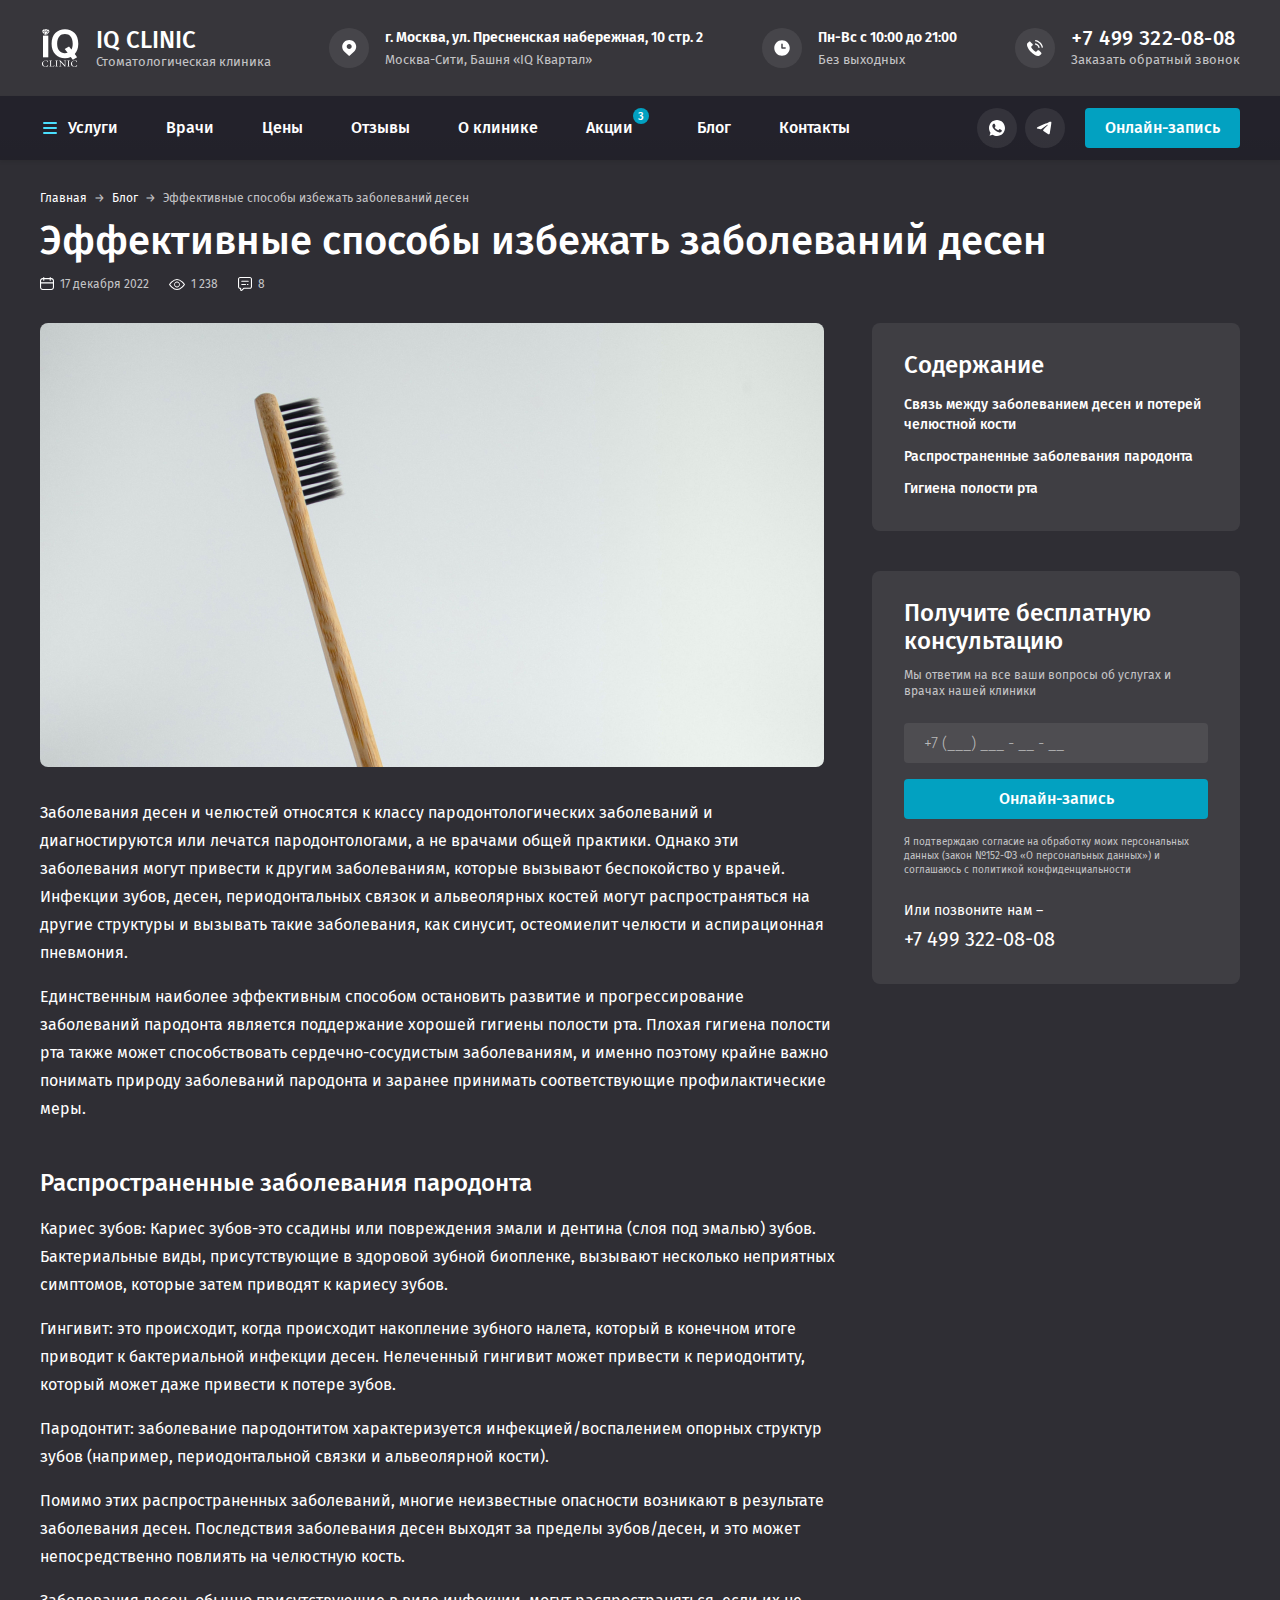
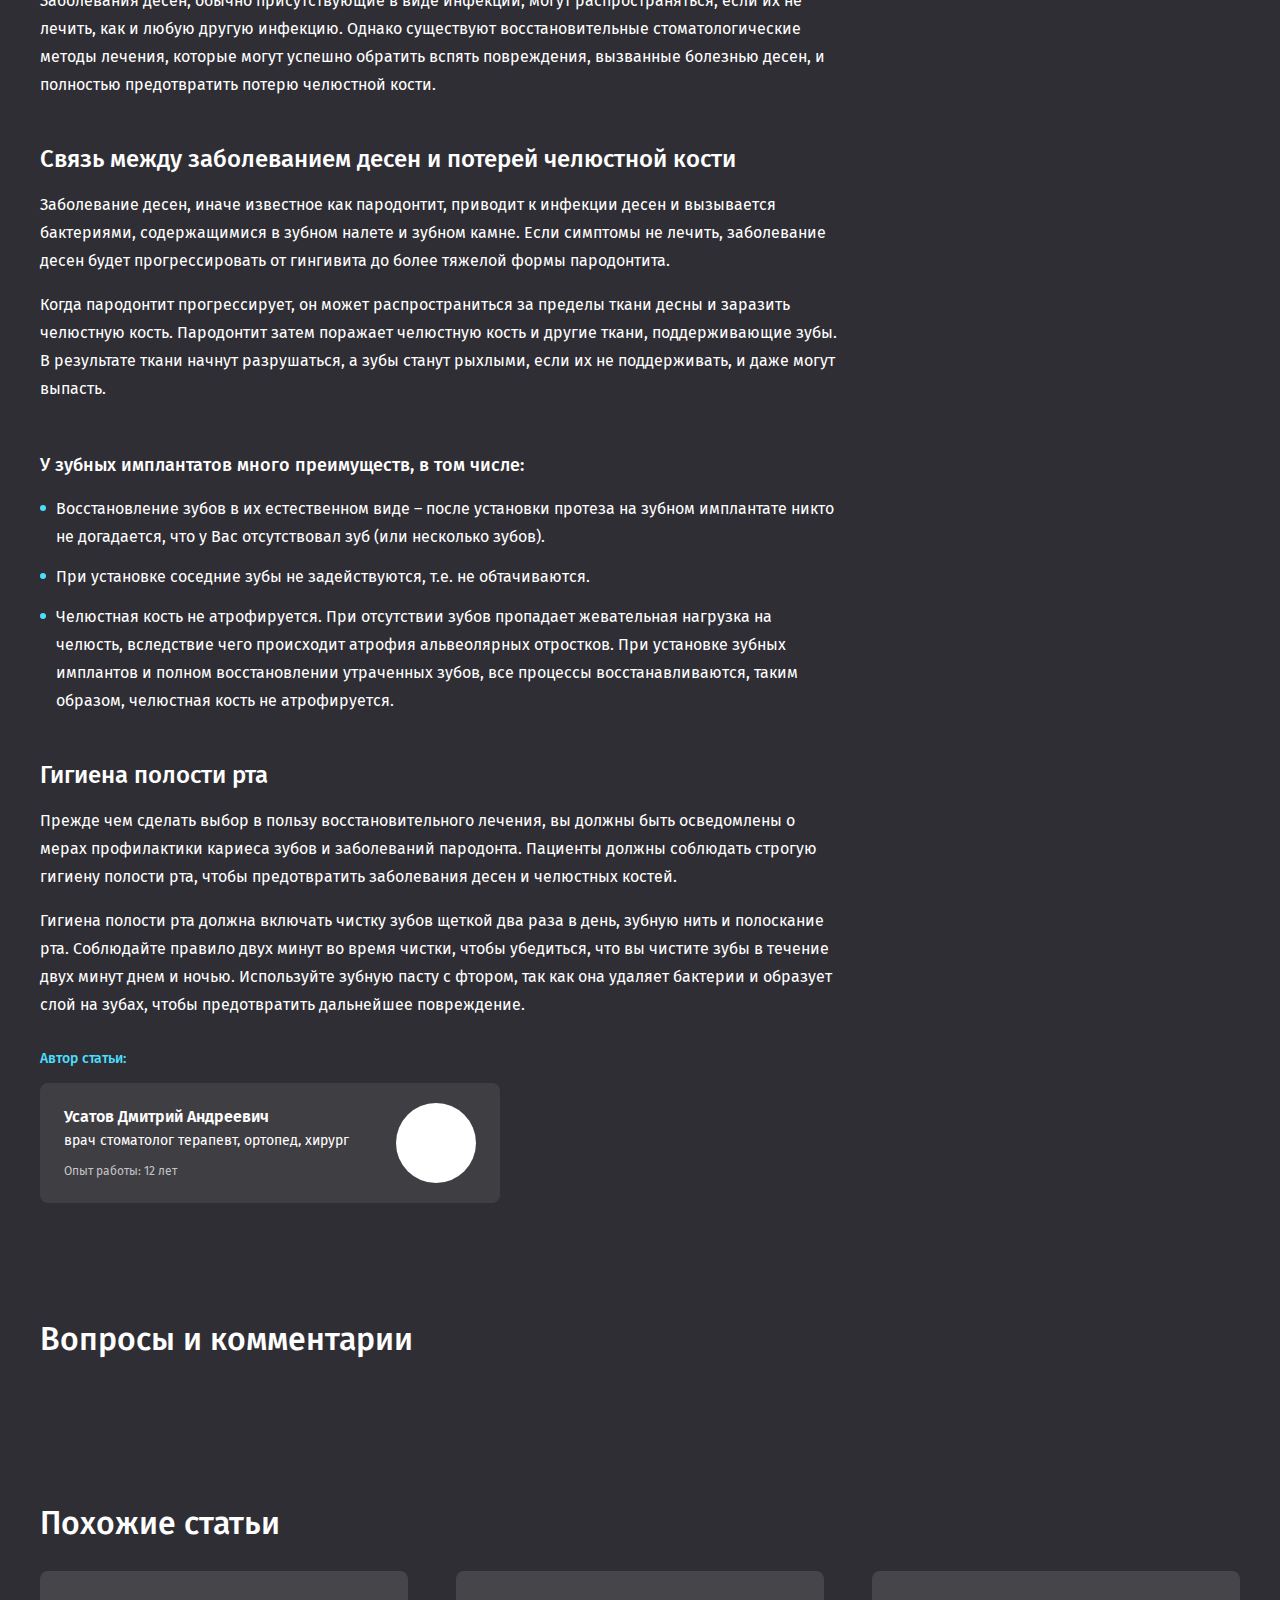
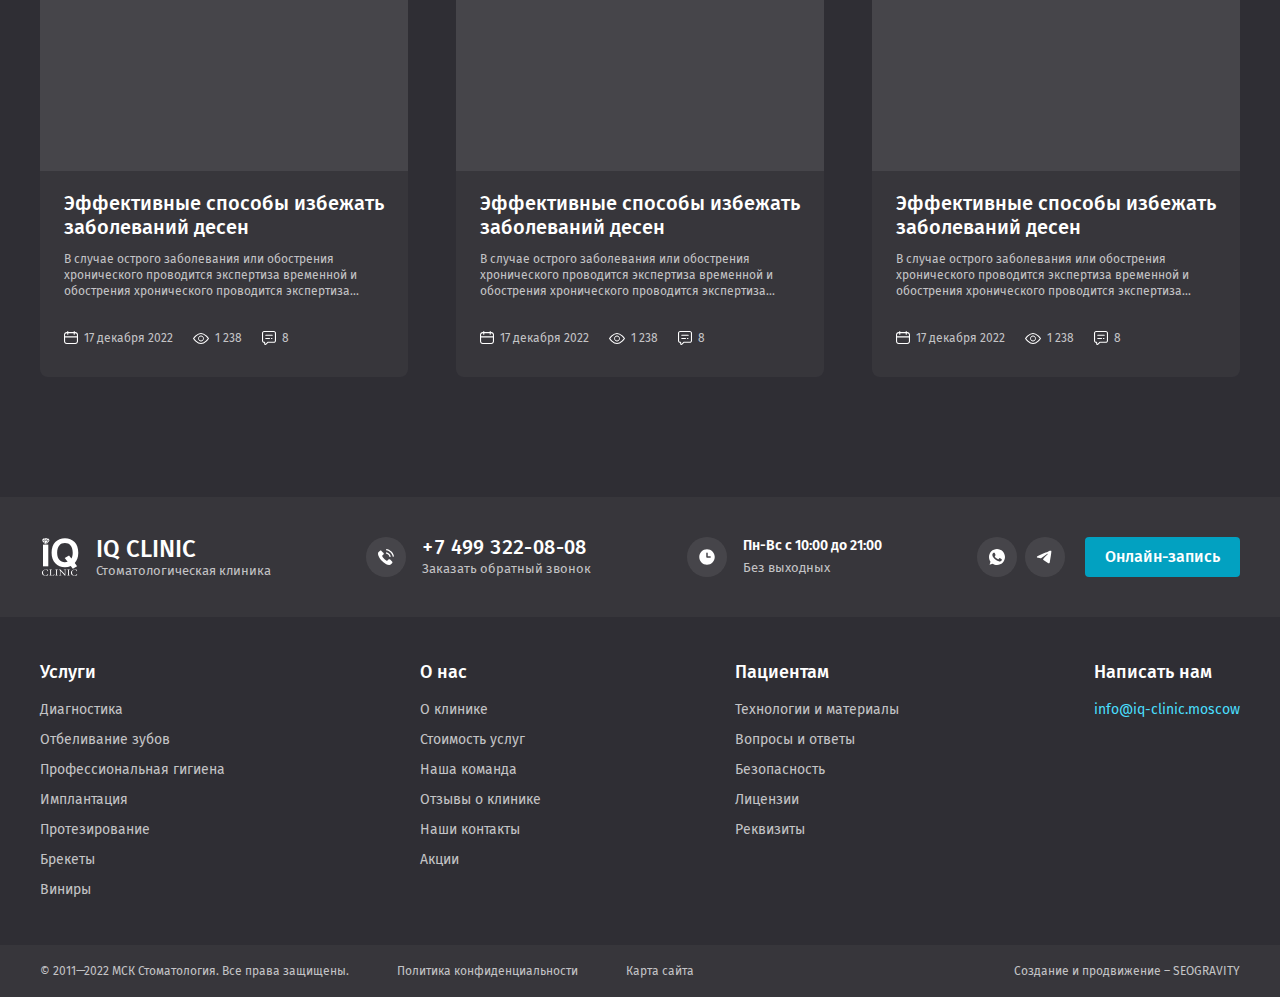
<file: article.html>
<!DOCTYPE html>
<html lang="ru">
	<head>
		<meta http-equiv="Content-Type" content="text/html; charset=utf-8">

		<!-- Адаптирование страницы для мобильных устройств -->
		<meta name="viewport" content="width=device-width, initial-scale=1, maximum-scale=1">

		<!-- Запрет распознования номера телефона -->
		<meta name="format-detection" content="telephone=no">
		<meta name="SKYPE_TOOLBAR" content ="SKYPE_TOOLBAR_PARSER_COMPATIBLE">

		<!-- Заголовок страницы -->
		<title>Заголовок страницы</title>

		<!-- Данное значение часто используют(использовали) поисковые системы -->
		<meta name="description" content="">
		<meta name="keywords" content="">

		<!-- Изменение цвета панели моб. браузера -->
		<meta name="msapplication-TileColor" content="#2F2E34">
		<meta name="theme-color" content="#2F2E34">

		<!-- Подключение шрифтов с гугла -->
		<link rel="preconnect" href="https://fonts.googleapis.com">
		<link rel="preconnect" href="https://fonts.gstatic.com" crossorigin>
		<link href="https://fonts.googleapis.com/css2?family=Fira+Sans:ital,wght@0,300;0,400;0,500;0,600;0,700;0,800;0,900;1,300;1,400;1,500;1,600;1,700;1,800;1,900&display=swap" rel="stylesheet">

		<!-- Подключение файлов стилей -->
		<link rel="stylesheet" href="css/swiper-bundle.min.css" async>
		<link rel="stylesheet" href="css/swiper.css" async>
		<link rel="stylesheet" href="css/fancybox.css" async>
		<link rel="stylesheet" href="css/styles.css" async>

		<link rel="stylesheet" href="css/response_1247.css" media="print, (max-width: 1247px)" async>
		<link rel="stylesheet" href="css/response_1023.css" media="print, (max-width: 1023px)" async>
		<link rel="stylesheet" href="css/response_767.css" media="print, (max-width: 767px)" async>
		<link rel="stylesheet" href="css/response_479.css" media="(max-width: 479px)" async>
	</head>

	<body>
		<div class="wrap">
			<div class="main">
				<header>
					<div class="scroll">
						<div class="info">
							<div class="cont row">
								<a href="/" class="logo">
									<img src="images/logo.svg" alt="">

									<div>
										<div class="name">IQ CLINIC</div>
										<div class="desc">Стоматологическая клиника</div>
									</div>
								</a>

								<div class="location">
									<div class="icon">
										<svg><use xlink:href="images/sprite.svg#ic_location"></use></svg>
									</div>

									<div>
										<div class="address">г. Москва, ул. Пресненская набережная, 10 стр. 2</div>
										<div class="exp">Москва-Сити, Башня «IQ Квартал»</div>
									</div>
								</div>

								<div class="time">
									<div class="icon">
										<svg><use xlink:href="images/sprite.svg#ic_time"></use></svg>
									</div>

									<div>
										<div>Пн-Вс с 10:00 до 21:00</div>
										<div class="exp">Без выходных</div>
									</div>
								</div>

								<div class="phone">
									<div class="icon">
										<svg><use xlink:href="images/sprite.svg#ic_phone"></use></svg>
									</div>

									<div>
										<div><a href="tel:+74993220808">+7 499 322-08-08</a></div>

										<div><button class="callback_btn modal_btn" data-modal="#callback_modal">Заказать обратный звонок</button></div>
									</div>
								</div>
							</div>
						</div>


						<div class="bottom">
							<div class="cont row">
								<div class="categories modal_cont">
									<button class="btn mini_modal_btn" data-modal-id="#categories_modal">
										<svg class="icon"><use xlink:href="images/sprite.svg#ic_menu"></use></svg>
										<span>Услуги</span>
									</button>

									<div class="mini_modal tabs_container" id="categories_modal">
										<div class="cont row">
											<div class="tabs">
												<button data-content="#categories_tab1" data-level="level1" class="active">Диагностика</button>

												<button data-content="#categories_tab2" data-level="level1">Профессиональная гигиена</button>

												<button data-content="#categories_tab3" data-level="level1">Лечение зубов</button>

												<button data-content="#categories_tab4" data-level="level1">Отбеливание зубов</button>

												<button data-content="#categories_tab5" data-level="level1">Исправление прикуса</button>

												<button data-content="#categories_tab6" data-level="level1">Брекеты</button>

												<button data-content="#categories_tab7" data-level="level1">Элайнеры</button>

												<button data-content="#categories_tab8" data-level="level1">Имплантация зубов</button>

												<button data-content="#categories_tab9" data-level="level1">Удаление зубов</button>

												<button data-content="#categories_tab10" data-level="level1">Протезирование зубов</button>

												<button data-content="#categories_tab11" data-level="level1">Виниры</button>

												<button data-content="#categories_tab12" data-level="level1">Реставрация зубов</button>
											</div>


											<div class="col_main">
												<div class="tab_content level1 active" id="categories_tab1">
													<div class="row">
														<div class="category">
															<div class="title">
																<a href="/">Имплантация зубов</a>
															</div>

															<div class="item">
																<div class="main">
																	<a href="/">Виды имплантации</a>
																</div>

																<div class="sub">
																	<div><a href="/">Одномоментная имплантация</a></div>
																	<div><a href="/">Одноэтапная имплантация</a></div>
																	<div><a href="/">Двухэтапная имплантация зубов</a></div>
																	<div><a href="/">Полная имплантация зубов</a></div>
																	<div><a href="/">Все зубы на 4х имплантах</a></div>
																</div>
															</div>

															<div class="item">
																<div class="main">
																	<a href="/">При недостатке кости или десны</a>
																</div>

																<div class="sub">
																	<div><a href="/">Костная пластика</a></div>
																	<div><a href="/">Синус-лифтинг</a></div>
																	<div><a href="/">Наращивание десны</a></div>
																</div>
															</div>
														</div>

														<div class="category">
															<div class="title">
																<a href="/">Имплантация «под ключ»</a>
															</div>

															<div class="item">
																<div class="main">
																	<a href="/">Система имплантации</a>
																</div>

																<div class="sub">
																	<div><a href="/">Dentium (Южная Корея)</a></div>
																	<div><a href="/">Nobel (США)</a></div>
																	<div><a href="/">Astra Tech (Швеция)</a></div>
																</div>
															</div>
														</div>
													</div>
												</div>


												<div class="tab_content level1" id="categories_tab2">
													<div class="row">
														<div class="category">
															<div class="title">
																<a href="/">Имплантация зубов</a>
															</div>

															<div class="item">
																<div class="main">
																	<a href="/">Виды имплантации</a>
																</div>

																<div class="sub">
																	<div><a href="/">Одномоментная имплантация</a></div>
																	<div><a href="/">Одноэтапная имплантация</a></div>
																	<div><a href="/">Двухэтапная имплантация зубов</a></div>
																	<div><a href="/">Полная имплантация зубов</a></div>
																	<div><a href="/">Все зубы на 4х имплантах</a></div>
																</div>
															</div>

															<div class="item">
																<div class="main">
																	<a href="/">При недостатке кости или десны</a>
																</div>

																<div class="sub">
																	<div><a href="/">Костная пластика</a></div>
																	<div><a href="/">Синус-лифтинг</a></div>
																	<div><a href="/">Наращивание десны</a></div>
																</div>
															</div>
														</div>

														<div class="category">
															<div class="title">
																<a href="/">Имплантация «под ключ»</a>
															</div>

															<div class="item">
																<div class="main">
																	<a href="/">Система имплантации</a>
																</div>

																<div class="sub">
																	<div><a href="/">Dentium (Южная Корея)</a></div>
																	<div><a href="/">Nobel (США)</a></div>
																	<div><a href="/">Astra Tech (Швеция)</a></div>
																</div>
															</div>
														</div>
													</div>
												</div>


												<div class="tab_content level1" id="categories_tab3">
													<div class="row">
														<div class="category">
															<div class="title">
																<a href="/">Имплантация зубов</a>
															</div>

															<div class="item">
																<div class="main">
																	<a href="/">Виды имплантации</a>
																</div>

																<div class="sub">
																	<div><a href="/">Одномоментная имплантация</a></div>
																	<div><a href="/">Одноэтапная имплантация</a></div>
																	<div><a href="/">Двухэтапная имплантация зубов</a></div>
																	<div><a href="/">Полная имплантация зубов</a></div>
																	<div><a href="/">Все зубы на 4х имплантах</a></div>
																</div>
															</div>

															<div class="item">
																<div class="main">
																	<a href="/">При недостатке кости или десны</a>
																</div>

																<div class="sub">
																	<div><a href="/">Костная пластика</a></div>
																	<div><a href="/">Синус-лифтинг</a></div>
																	<div><a href="/">Наращивание десны</a></div>
																</div>
															</div>
														</div>

														<div class="category">
															<div class="title">
																<a href="/">Имплантация «под ключ»</a>
															</div>

															<div class="item">
																<div class="main">
																	<a href="/">Система имплантации</a>
																</div>

																<div class="sub">
																	<div><a href="/">Dentium (Южная Корея)</a></div>
																	<div><a href="/">Nobel (США)</a></div>
																	<div><a href="/">Astra Tech (Швеция)</a></div>
																</div>
															</div>
														</div>
													</div>
												</div>


												<div class="tab_content level1" id="categories_tab4">
													<div class="row">
														<div class="category">
															<div class="title">
																<a href="/">Имплантация зубов</a>
															</div>

															<div class="item">
																<div class="main">
																	<a href="/">Виды имплантации</a>
																</div>

																<div class="sub">
																	<div><a href="/">Одномоментная имплантация</a></div>
																	<div><a href="/">Одноэтапная имплантация</a></div>
																	<div><a href="/">Двухэтапная имплантация зубов</a></div>
																	<div><a href="/">Полная имплантация зубов</a></div>
																	<div><a href="/">Все зубы на 4х имплантах</a></div>
																</div>
															</div>

															<div class="item">
																<div class="main">
																	<a href="/">При недостатке кости или десны</a>
																</div>

																<div class="sub">
																	<div><a href="/">Костная пластика</a></div>
																	<div><a href="/">Синус-лифтинг</a></div>
																	<div><a href="/">Наращивание десны</a></div>
																</div>
															</div>
														</div>

														<div class="category">
															<div class="title">
																<a href="/">Имплантация «под ключ»</a>
															</div>

															<div class="item">
																<div class="main">
																	<a href="/">Система имплантации</a>
																</div>

																<div class="sub">
																	<div><a href="/">Dentium (Южная Корея)</a></div>
																	<div><a href="/">Nobel (США)</a></div>
																	<div><a href="/">Astra Tech (Швеция)</a></div>
																</div>
															</div>
														</div>
													</div>
												</div>


												<div class="tab_content level1" id="categories_tab5">
													<div class="row">
														<div class="category">
															<div class="title">
																<a href="/">Имплантация зубов</a>
															</div>

															<div class="item">
																<div class="main">
																	<a href="/">Виды имплантации</a>
																</div>

																<div class="sub">
																	<div><a href="/">Одномоментная имплантация</a></div>
																	<div><a href="/">Одноэтапная имплантация</a></div>
																	<div><a href="/">Двухэтапная имплантация зубов</a></div>
																	<div><a href="/">Полная имплантация зубов</a></div>
																	<div><a href="/">Все зубы на 4х имплантах</a></div>
																</div>
															</div>

															<div class="item">
																<div class="main">
																	<a href="/">При недостатке кости или десны</a>
																</div>

																<div class="sub">
																	<div><a href="/">Костная пластика</a></div>
																	<div><a href="/">Синус-лифтинг</a></div>
																	<div><a href="/">Наращивание десны</a></div>
																</div>
															</div>
														</div>

														<div class="category">
															<div class="title">
																<a href="/">Имплантация «под ключ»</a>
															</div>

															<div class="item">
																<div class="main">
																	<a href="/">Система имплантации</a>
																</div>

																<div class="sub">
																	<div><a href="/">Dentium (Южная Корея)</a></div>
																	<div><a href="/">Nobel (США)</a></div>
																	<div><a href="/">Astra Tech (Швеция)</a></div>
																</div>
															</div>
														</div>
													</div>
												</div>


												<div class="tab_content level1" id="categories_tab6">
													<div class="row">
														<div class="category">
															<div class="title">
																<a href="/">Имплантация зубов</a>
															</div>

															<div class="item">
																<div class="main">
																	<a href="/">Виды имплантации</a>
																</div>

																<div class="sub">
																	<div><a href="/">Одномоментная имплантация</a></div>
																	<div><a href="/">Одноэтапная имплантация</a></div>
																	<div><a href="/">Двухэтапная имплантация зубов</a></div>
																	<div><a href="/">Полная имплантация зубов</a></div>
																	<div><a href="/">Все зубы на 4х имплантах</a></div>
																</div>
															</div>

															<div class="item">
																<div class="main">
																	<a href="/">При недостатке кости или десны</a>
																</div>

																<div class="sub">
																	<div><a href="/">Костная пластика</a></div>
																	<div><a href="/">Синус-лифтинг</a></div>
																	<div><a href="/">Наращивание десны</a></div>
																</div>
															</div>
														</div>

														<div class="category">
															<div class="title">
																<a href="/">Имплантация «под ключ»</a>
															</div>

															<div class="item">
																<div class="main">
																	<a href="/">Система имплантации</a>
																</div>

																<div class="sub">
																	<div><a href="/">Dentium (Южная Корея)</a></div>
																	<div><a href="/">Nobel (США)</a></div>
																	<div><a href="/">Astra Tech (Швеция)</a></div>
																</div>
															</div>
														</div>
													</div>
												</div>


												<div class="tab_content level1" id="categories_tab7">
													<div class="row">
														<div class="category">
															<div class="title">
																<a href="/">Имплантация зубов</a>
															</div>

															<div class="item">
																<div class="main">
																	<a href="/">Виды имплантации</a>
																</div>

																<div class="sub">
																	<div><a href="/">Одномоментная имплантация</a></div>
																	<div><a href="/">Одноэтапная имплантация</a></div>
																	<div><a href="/">Двухэтапная имплантация зубов</a></div>
																	<div><a href="/">Полная имплантация зубов</a></div>
																	<div><a href="/">Все зубы на 4х имплантах</a></div>
																</div>
															</div>

															<div class="item">
																<div class="main">
																	<a href="/">При недостатке кости или десны</a>
																</div>

																<div class="sub">
																	<div><a href="/">Костная пластика</a></div>
																	<div><a href="/">Синус-лифтинг</a></div>
																	<div><a href="/">Наращивание десны</a></div>
																</div>
															</div>
														</div>

														<div class="category">
															<div class="title">
																<a href="/">Имплантация «под ключ»</a>
															</div>

															<div class="item">
																<div class="main">
																	<a href="/">Система имплантации</a>
																</div>

																<div class="sub">
																	<div><a href="/">Dentium (Южная Корея)</a></div>
																	<div><a href="/">Nobel (США)</a></div>
																	<div><a href="/">Astra Tech (Швеция)</a></div>
																</div>
															</div>
														</div>
													</div>
												</div>


												<div class="tab_content level1" id="categories_tab8">
													<div class="row">
														<div class="category">
															<div class="title">
																<a href="/">Имплантация зубов</a>
															</div>

															<div class="item">
																<div class="main">
																	<a href="/">Виды имплантации</a>
																</div>

																<div class="sub">
																	<div><a href="/">Одномоментная имплантация</a></div>
																	<div><a href="/">Одноэтапная имплантация</a></div>
																	<div><a href="/">Двухэтапная имплантация зубов</a></div>
																	<div><a href="/">Полная имплантация зубов</a></div>
																	<div><a href="/">Все зубы на 4х имплантах</a></div>
																</div>
															</div>

															<div class="item">
																<div class="main">
																	<a href="/">При недостатке кости или десны</a>
																</div>

																<div class="sub">
																	<div><a href="/">Костная пластика</a></div>
																	<div><a href="/">Синус-лифтинг</a></div>
																	<div><a href="/">Наращивание десны</a></div>
																</div>
															</div>
														</div>

														<div class="category">
															<div class="title">
																<a href="/">Имплантация «под ключ»</a>
															</div>

															<div class="item">
																<div class="main">
																	<a href="/">Система имплантации</a>
																</div>

																<div class="sub">
																	<div><a href="/">Dentium (Южная Корея)</a></div>
																	<div><a href="/">Nobel (США)</a></div>
																	<div><a href="/">Astra Tech (Швеция)</a></div>
																</div>
															</div>
														</div>
													</div>
												</div>


												<div class="tab_content level1" id="categories_tab9">
													<div class="row">
														<div class="category">
															<div class="title">
																<a href="/">Имплантация зубов</a>
															</div>

															<div class="item">
																<div class="main">
																	<a href="/">Виды имплантации</a>
																</div>

																<div class="sub">
																	<div><a href="/">Одномоментная имплантация</a></div>
																	<div><a href="/">Одноэтапная имплантация</a></div>
																	<div><a href="/">Двухэтапная имплантация зубов</a></div>
																	<div><a href="/">Полная имплантация зубов</a></div>
																	<div><a href="/">Все зубы на 4х имплантах</a></div>
																</div>
															</div>

															<div class="item">
																<div class="main">
																	<a href="/">При недостатке кости или десны</a>
																</div>

																<div class="sub">
																	<div><a href="/">Костная пластика</a></div>
																	<div><a href="/">Синус-лифтинг</a></div>
																	<div><a href="/">Наращивание десны</a></div>
																</div>
															</div>
														</div>

														<div class="category">
															<div class="title">
																<a href="/">Имплантация «под ключ»</a>
															</div>

															<div class="item">
																<div class="main">
																	<a href="/">Система имплантации</a>
																</div>

																<div class="sub">
																	<div><a href="/">Dentium (Южная Корея)</a></div>
																	<div><a href="/">Nobel (США)</a></div>
																	<div><a href="/">Astra Tech (Швеция)</a></div>
																</div>
															</div>
														</div>
													</div>
												</div>


												<div class="tab_content level1" id="categories_tab10">
													<div class="row">
														<div class="category">
															<div class="title">
																<a href="/">Имплантация зубов</a>
															</div>

															<div class="item">
																<div class="main">
																	<a href="/">Виды имплантации</a>
																</div>

																<div class="sub">
																	<div><a href="/">Одномоментная имплантация</a></div>
																	<div><a href="/">Одноэтапная имплантация</a></div>
																	<div><a href="/">Двухэтапная имплантация зубов</a></div>
																	<div><a href="/">Полная имплантация зубов</a></div>
																	<div><a href="/">Все зубы на 4х имплантах</a></div>
																</div>
															</div>

															<div class="item">
																<div class="main">
																	<a href="/">При недостатке кости или десны</a>
																</div>

																<div class="sub">
																	<div><a href="/">Костная пластика</a></div>
																	<div><a href="/">Синус-лифтинг</a></div>
																	<div><a href="/">Наращивание десны</a></div>
																</div>
															</div>
														</div>

														<div class="category">
															<div class="title">
																<a href="/">Имплантация «под ключ»</a>
															</div>

															<div class="item">
																<div class="main">
																	<a href="/">Система имплантации</a>
																</div>

																<div class="sub">
																	<div><a href="/">Dentium (Южная Корея)</a></div>
																	<div><a href="/">Nobel (США)</a></div>
																	<div><a href="/">Astra Tech (Швеция)</a></div>
																</div>
															</div>
														</div>
													</div>
												</div>


												<div class="tab_content level1" id="categories_tab11">
													<div class="row">
														<div class="category">
															<div class="title">
																<a href="/">Имплантация зубов</a>
															</div>

															<div class="item">
																<div class="main">
																	<a href="/">Виды имплантации</a>
																</div>

																<div class="sub">
																	<div><a href="/">Одномоментная имплантация</a></div>
																	<div><a href="/">Одноэтапная имплантация</a></div>
																	<div><a href="/">Двухэтапная имплантация зубов</a></div>
																	<div><a href="/">Полная имплантация зубов</a></div>
																	<div><a href="/">Все зубы на 4х имплантах</a></div>
																</div>
															</div>

															<div class="item">
																<div class="main">
																	<a href="/">При недостатке кости или десны</a>
																</div>

																<div class="sub">
																	<div><a href="/">Костная пластика</a></div>
																	<div><a href="/">Синус-лифтинг</a></div>
																	<div><a href="/">Наращивание десны</a></div>
																</div>
															</div>
														</div>

														<div class="category">
															<div class="title">
																<a href="/">Имплантация «под ключ»</a>
															</div>

															<div class="item">
																<div class="main">
																	<a href="/">Система имплантации</a>
																</div>

																<div class="sub">
																	<div><a href="/">Dentium (Южная Корея)</a></div>
																	<div><a href="/">Nobel (США)</a></div>
																	<div><a href="/">Astra Tech (Швеция)</a></div>
																</div>
															</div>
														</div>
													</div>
												</div>


												<div class="tab_content level1" id="categories_tab12">
													<div class="row">
														<div class="category">
															<div class="title">
																<a href="/">Имплантация зубов</a>
															</div>

															<div class="item">
																<div class="main">
																	<a href="/">Виды имплантации</a>
																</div>

																<div class="sub">
																	<div><a href="/">Одномоментная имплантация</a></div>
																	<div><a href="/">Одноэтапная имплантация</a></div>
																	<div><a href="/">Двухэтапная имплантация зубов</a></div>
																	<div><a href="/">Полная имплантация зубов</a></div>
																	<div><a href="/">Все зубы на 4х имплантах</a></div>
																</div>
															</div>

															<div class="item">
																<div class="main">
																	<a href="/">При недостатке кости или десны</a>
																</div>

																<div class="sub">
																	<div><a href="/">Костная пластика</a></div>
																	<div><a href="/">Синус-лифтинг</a></div>
																	<div><a href="/">Наращивание десны</a></div>
																</div>
															</div>
														</div>

														<div class="category">
															<div class="title">
																<a href="/">Имплантация «под ключ»</a>
															</div>

															<div class="item">
																<div class="main">
																	<a href="/">Система имплантации</a>
																</div>

																<div class="sub">
																	<div><a href="/">Dentium (Южная Корея)</a></div>
																	<div><a href="/">Nobel (США)</a></div>
																	<div><a href="/">Astra Tech (Швеция)</a></div>
																</div>
															</div>
														</div>
													</div>
												</div>

												<div class="consult_form">
													<div class="title">Получите бесплатную консультацию</div>

													<div class="desc">Мы ответим на все ваши вопросы об услугах и врачах нашей клиники</div>

													<form action="" class="form">
														<div class="line">
															<div class="field">
																<input type="tel" name="" value="" class="input" placeholder="+7 (___) ___ - __ - __">
															</div>
														</div>

														<div class="submit">
															<button type="submit" class="submit_btn">Онлайн-запись</button>
														</div>

														<div class="agree">Я подтверждаю согласие на обработку моих персональных данных (закон №152-ФЗ «О персональных данных») и соглашаюсь с политикой конфиденциальности</div>
													</form>

													<div class="or_call">
														<div>Или позвоните нам –</div>
														<div><a href="tel:+74993220808">+7 499 322-08-08</a></div>
													</div>
												</div>
											</div>
										</div>
									</div>
								</div>

								<nav class="menu row">
									<div class="menu_item mob_menu_item">
										<a href="/">Услуги</a>
									</div>

									<div class="menu_item">
										<a href="/">Врачи</a>
									</div>

									<div class="menu_item">
										<a href="/">Цены</a>
									</div>

									<div class="menu_item">
										<a href="/">Отзывы</a>
									</div>

									<div class="menu_item">
										<a href="/">О клинике</a>
									</div>

									<div class="menu_item">
										<a href="/">Акции<sup>3</sup></a>
									</div>

									<div class="menu_item">
										<a href="/">Блог</a>
									</div>

									<div class="menu_item">
										<a href="/">Контакты</a>
									</div>
								</nav>

								<div class="messengers">
									<a href="/" target="_blank" rel="noopener nofollow" class="whatsapp_link">
										<svg class="icon"><use xlink:href="images/sprite.svg#ic_whatsapp"></use></svg>
									</a>

									<a href="/" target="_blank" rel="noopener nofollow" class="telegram_link">
										<svg class="icon"><use xlink:href="images/sprite.svg#ic_telegram"></use></svg>
									</a>
								</div>

								<button class="order_btn modal_btn" data-modal="#order_modal">Онлайн-запись</button>
							</div>
						</div>
					</div>
				</header>


				<section class="mob_header">
					<div class="cont row">
						<a href="/" class="logo">
							<img src="images/logo.svg" alt="">

							<div>
								<div class="name">IQ CLINIC</div>
								<div class="desc">Стоматологическая клиника</div>
							</div>
						</a>

						<a href="tel:+74993220808" class="phone">
							<svg class="icon"><use xlink:href="images/sprite.svg#ic_phone"></use></svg>
						</a>

						<button class="mob_menu_btn">
							<svg class="icon"><use xlink:href="images/sprite.svg#ic_menu"></use></svg>
							<svg class="icon"><use xlink:href="images/sprite.svg#ic_close"></use></svg>
						</button>
					</div>
				</section>


				<section class="page_head">
					<div class="cont">
						<div class="breadcrumbs">
							<a href="/">Главная</a> <span class="sep">→</span>
							<a href="/">Блог</a> <span class="sep">→</span>
							<span class="current">Эффективные способы избежать заболеваний десен</span>
						</div>

						<h1 class="page_title">Эффективные способы избежать заболеваний десен</h1>

						<div class="article_stats">
							<div class="date">
								<svg class="icon"><use xlink:href="images/sprite.svg#ic_calendar"></use></svg>
								<span>17 декабря 2022</span>
							</div>

							<div class="views">
								<svg class="icon"><use xlink:href="images/sprite.svg#ic_eye"></use></svg>
								<span>1 238</span>
							</div>

							<div class="comments_count">
								<svg class="icon"><use xlink:href="images/sprite.svg#ic_comments"></use></svg>
								<span>8</span>
							</div>
						</div>
					</div>
				</section>


				<section class="article_info block">
					<div class="cont row">
						<div class="col_main">
							<div class="text_block">
								<img src="images/tmp/text_img.jpg" alt="">

								<p>Заболевания десен и челюстей относятся к классу пародонтологических заболеваний и диагностируются или лечатся пародонтологами, а не врачами общей практики. Однако эти заболевания могут привести к другим заболеваниям, которые вызывают беспокойство у врачей. Инфекции зубов, десен, периодонтальных связок и альвеолярных костей могут распространяться на другие структуры и вызывать такие заболевания, как синусит, остеомиелит челюсти и аспирационная пневмония.</p>

								<p>Единственным наиболее эффективным способом остановить развитие и прогрессирование заболеваний пародонта является поддержание хорошей гигиены полости рта. Плохая гигиена полости рта также может способствовать сердечно-сосудистым заболеваниям, и именно поэтому крайне важно понимать природу заболеваний пародонта и заранее принимать соответствующие профилактические меры.</p>

								<h2>Распространенные заболевания пародонта</h2>

								<p>Кариес зубов: Кариес зубов-это ссадины или повреждения эмали и дентина (слоя под эмалью) зубов. Бактериальные виды, присутствующие в здоровой зубной биопленке, вызывают несколько неприятных симптомов, которые затем приводят к кариесу зубов.</p>

								<p>Гингивит: это происходит, когда происходит накопление зубного налета, который в конечном итоге приводит к бактериальной инфекции десен. Нелеченный гингивит может привести к периодонтиту, который может даже привести к потере зубов.</p>

								<p>Пародонтит: заболевание пародонтитом характеризуется инфекцией/воспалением опорных структур зубов (например, периодонтальной связки и альвеолярной кости).</p>

								<p>Помимо этих распространенных заболеваний, многие неизвестные опасности возникают в результате заболевания десен. Последствия заболевания десен выходят за пределы зубов/десен, и это может непосредственно повлиять на челюстную кость.</p>

								<p>Заболевания десен, обычно присутствующие в виде инфекции, могут распространяться, если их не лечить, как и любую другую инфекцию. Однако существуют восстановительные стоматологические методы лечения, которые могут успешно обратить вспять повреждения, вызванные болезнью десен, и полностью предотвратить потерю челюстной кости.</p>

								<h2>Cвязь между заболеванием десен и потерей челюстной кости</h2>

								<p>Заболевание десен, иначе известное как пародонтит, приводит к инфекции десен и вызывается бактериями, содержащимися в зубном налете и зубном камне. Если симптомы не лечить, заболевание десен будет прогрессировать от гингивита до более тяжелой формы пародонтита.</p>

								<p>Когда пародонтит прогрессирует, он может распространиться за пределы ткани десны и заразить челюстную кость. Пародонтит затем поражает челюстную кость и другие ткани, поддерживающие зубы. В результате ткани начнут разрушаться, а зубы станут рыхлыми, если их не поддерживать, и даже могут выпасть.</p>

								<h3>У зубных имплантатов много преимуществ, в том числе:</h3>

								<ul>
									<li>Восстановление зубов в их естественном виде – после установки протеза на зубном имплантате никто не догадается, что у Вас отсутствовал зуб (или несколько зубов).</li>

									<li>При установке соседние зубы не задействуются, т.е. не обтачиваются.</li>

									<li>Челюстная кость не атрофируется. При отсутствии зубов пропадает жевательная нагрузка на челюсть, вследствие чего происходит атрофия альвеолярных отростков. При установке зубных имплантов и полном восстановлении утраченных зубов, все процессы восстанавливаются, таким образом, челюстная кость не атрофируется.</li>
								</ul>

								<h2>Гигиена полости рта</h2>

								<p>Прежде чем сделать выбор в пользу восстановительного лечения, вы должны быть осведомлены о мерах профилактики кариеса зубов и заболеваний пародонта. Пациенты должны соблюдать строгую гигиену полости рта, чтобы предотвратить заболевания десен и челюстных костей.</p>

								<p>Гигиена полости рта должна включать чистку зубов щеткой два раза в день, зубную нить и полоскание рта. Соблюдайте правило двух минут во время чистки, чтобы убедиться, что вы чистите зубы в течение двух минут днем и ночью. Используйте зубную пасту с фтором, так как она удаляет бактерии и образует слой на зубах, чтобы предотвратить дальнейшее повреждение.</p>
							</div>

							<div class="author">
								<div class="title">Автор статьи:</div>

								<div class="person">
									<div class="thumb">
										<img data-src="images/tmp/author_photo.jpg" alt="" class="lazyload">
									</div>

									<div>
										<div class="name">Усатов Дмитрий Андреевич</div>

										<div class="post">врач стоматолог терапевт, ортопед, хирург</div>

										<div class="experience">Опыт работы: 12 лет</div>
									</div>
								</div>
							</div>
						</div>

						<div class="col_right">
							<div class="anchors">
								<div class="title">Содержание</div>

								<div class="items">
									<button class="scroll_btn btn" data-anchor="anchor1">Cвязь между заболеванием десен и потерей челюстной кости</button>

									<button class="scroll_btn btn" data-anchor="anchor2">Распространенные заболевания пародонта</button>

									<button class="scroll_btn btn" data-anchor="anchor3">Гигиена полости рта</button>
								</div>
							</div>

							<div class="consult_form sticky">
								<div class="title">Получите бесплатную консультацию</div>

								<div class="desc">Мы ответим на все ваши вопросы об услугах и врачах нашей клиники</div>

								<form action="" class="form">
									<div class="line">
										<div class="field">
											<input type="tel" name="" value="" class="input" placeholder="+7 (___) ___ - __ - __">
										</div>
									</div>

									<div class="submit">
										<button type="submit" class="submit_btn">Онлайн-запись</button>
									</div>

									<div class="agree">Я подтверждаю согласие на обработку моих персональных данных (закон №152-ФЗ «О персональных данных») и соглашаюсь с политикой конфиденциальности</div>
								</form>

								<div class="or_call">
									<div>Или позвоните нам –</div>
									<div><a href="tel:+74993220808">+7 499 322-08-08</a></div>
								</div>
							</div>
						</div>
					</div>
				</section>


				<section class="comments block">
					<div class="cont">
						<div class="block_head">
							<div class="title">Вопросы и комментарии</div>
						</div>
					</div>
				</section>


				<section class="articles block">
					<div class="cont">
						<div class="block_head">
							<div class="title">Похожие статьи</div>
						</div>

						<div class="grid row mob_inline">
							<div class="article">
								<div class="thumb">
									<img data-src="images/tmp/article_thumb.jpg" alt="" class="lazyload">
								</div>

								<div class="info">
									<div class="name">
										<a href="/">Эффективные способы избежать заболеваний десен</a>
									</div>

									<div class="desc">В случае острого заболевания или обострения хронического проводится экспертиза временной и обострения хронического проводится экспертиза...</div>

									<div class="row">
										<div class="date">
											<svg class="icon"><use xlink:href="images/sprite.svg#ic_calendar"></use></svg>
											<span>17 декабря 2022</span>
										</div>

										<div class="views">
											<svg class="icon"><use xlink:href="images/sprite.svg#ic_eye"></use></svg>
											<span>1 238</span>
										</div>

										<div class="comments_count">
											<svg class="icon"><use xlink:href="images/sprite.svg#ic_comments"></use></svg>
											<span>8</span>
										</div>
									</div>
								</div>
							</div>

							<div class="article">
								<div class="thumb">
									<img data-src="images/tmp/article_thumb.jpg" alt="" class="lazyload">
								</div>

								<div class="info">
									<div class="name">
										<a href="/">Эффективные способы избежать заболеваний десен</a>
									</div>

									<div class="desc">В случае острого заболевания или обострения хронического проводится экспертиза временной и обострения хронического проводится экспертиза...</div>

									<div class="row">
										<div class="date">
											<svg class="icon"><use xlink:href="images/sprite.svg#ic_calendar"></use></svg>
											<span>17 декабря 2022</span>
										</div>

										<div class="views">
											<svg class="icon"><use xlink:href="images/sprite.svg#ic_eye"></use></svg>
											<span>1 238</span>
										</div>

										<div class="comments_count">
											<svg class="icon"><use xlink:href="images/sprite.svg#ic_comments"></use></svg>
											<span>8</span>
										</div>
									</div>
								</div>
							</div>

							<div class="article">
								<div class="thumb">
									<img data-src="images/tmp/article_thumb.jpg" alt="" class="lazyload">
								</div>

								<div class="info">
									<div class="name">
										<a href="/">Эффективные способы избежать заболеваний десен</a>
									</div>

									<div class="desc">В случае острого заболевания или обострения хронического проводится экспертиза временной и обострения хронического проводится экспертиза...</div>

									<div class="row">
										<div class="date">
											<svg class="icon"><use xlink:href="images/sprite.svg#ic_calendar"></use></svg>
											<span>17 декабря 2022</span>
										</div>

										<div class="views">
											<svg class="icon"><use xlink:href="images/sprite.svg#ic_eye"></use></svg>
											<span>1 238</span>
										</div>

										<div class="comments_count">
											<svg class="icon"><use xlink:href="images/sprite.svg#ic_comments"></use></svg>
											<span>8</span>
										</div>
									</div>
								</div>
							</div>
						</div>
					</div>
				</section>
			</div>


			<footer>
				<div class="top">
					<div class="cont row">
						<div class="logo">
							<img src="images/logo.svg" alt="">

							<div>
								<div class="name">IQ CLINIC</div>
								<div class="desc">Стоматологическая клиника</div>
							</div>
						</div>

						<div class="phone">
							<div class="icon">
								<svg><use xlink:href="images/sprite.svg#ic_phone"></use></svg>
							</div>

							<div>
								<div><a href="tel:+74993220808">+7 499 322-08-08</a></div>

								<div><button class="callback_btn modal_btn" data-modal="#callback_modal">Заказать обратный звонок</button></div>
							</div>
						</div>

						<div class="time">
							<div class="icon">
								<svg><use xlink:href="images/sprite.svg#ic_time"></use></svg>
							</div>

							<div>
								<div>Пн-Вс с 10:00 до 21:00</div>
								<div class="exp">Без выходных</div>
							</div>
						</div>

						<div class="contacts">
							<div class="messengers">
								<a href="/" target="_blank" rel="noopener nofollow" class="whatsapp_link">
									<svg class="icon"><use xlink:href="images/sprite.svg#ic_whatsapp"></use></svg>
								</a>

								<a href="/" target="_blank" rel="noopener nofollow" class="telegram_link">
									<svg class="icon"><use xlink:href="images/sprite.svg#ic_telegram"></use></svg>
								</a>
							</div>

							<button class="order_btn modal_btn" data-modal="#order_modal">Онлайн-запись</button>
						</div>
					</div>
				</div>


				<div class="info">
					<div class="cont row">
						<div class="menu">
							<div class="title">Услуги</div>

							<div class="items">
								<div><a href="/">Диагностика</a></div>
								<div><a href="/">Отбеливание зубов</a></div>
								<div><a href="/">Профессиональная гигиена</a></div>
								<div><a href="/">Имплантация</a></div>
								<div><a href="/">Протезирование</a></div>
								<div><a href="/">Брекеты</a></div>
								<div><a href="/">Виниры</a></div>
							</div>
						</div>

						<div class="menu">
							<div class="title">О нас</div>

							<div class="items">
								<div><a href="/">О клинике</a></div>
								<div><a href="/">Стоимость услуг</a></div>
								<div><a href="/">Наша команда</a></div>
								<div><a href="/">Отзывы о клинике</a></div>
								<div><a href="/">Наши контакты</a></div>
								<div><a href="/">Акции</a></div>
							</div>
						</div>

						<div class="menu">
							<div class="title">Пациентам</div>

							<div class="items">
								<div><a href="/">Технологии и материалы</a></div>
								<div><a href="/">Вопросы и ответы</a></div>
								<div><a href="/">Безопасность</a></div>
								<div><a href="/">Лицензии</a></div>
								<div><a href="/">Реквизиты</a></div>
							</div>
						</div>

						<div class="email">
							<div class="title">Написать нам</div>

							<div class="val">
								<a href="mailto:info@iq-clinic.moscow">info@iq-clinic.moscow</a>
							</div>
						</div>
					</div>
				</div>

				<div class="bottom">
					<div class="cont row">
						<div class="copyright">&copy; 2011—2022 МСК Стоматология. Все права защищены.</div>

						<div class="links">
							<div><a href="/">Политика конфиденциальности</a></div>
							<div><a href="/">Карта сайта</a></div>
						</div>

						<div class="creator">
							<a href="/" rel="noopener" target="_blank">Создание и продвижение – SEOGRAVITY</a>
						</div>
					</div>
				</div>
			</footer>


			<div class="buttonUp">
				<button class="btn">
					<svg class="icon"><use xlink:href="images/sprite.svg#ic_buttonUp"></use></svg>
				</button>
			</div>

			<div class="overlay"></div>
		</div>


		<div class="supports_error">
			Ваш браузер устарел рекомендуем обновить его до последней версии<br> или использовать другой более современный.
		</div>


		<section class="modal" id="order_modal">
			<div class="modal_title">Запишитесь на консультацию<br> bили приём к врачу</div>

			<form action="" class="form">
				<div class="columns row">
					<div class="line">
						<div class="label">Ваше имя<span class="required">*</span></div>

						<div class="field">
							<input type="text" name="" value="" class="input" placeholder="Имя">
						</div>
					</div>

					<div class="line">
						<div class="label">Номер телефона<span class="required">*</span></div>

						<div class="field">
							<input type="tel" name="" value="" class="input" placeholder="+7 (___) ___ - __ - __">
						</div>
					</div>

					<div class="line">
						<div class="label">Желаемая дата</div>

						<div class="field">
							<svg class="icon"><use xlink:href="images/sprite.svg#ic_calendar2"></use></svg>
							<input type="text" name="" value="" class="input" placeholder="дд.мм.гггг">
						</div>
					</div>

					<div class="line">
						<div class="label">E-mail</div>

						<div class="field">
							<input type="email" name="" value="" class="input" placeholder="E-mail">
						</div>
					</div>
				</div>

				<div class="line">
					<div class="label">Комментарий</div>

					<div class="field">
						<textarea name="" placeholder="Комментарий"></textarea>
					</div>
				</div>

				<div class="submit">
					<button type="submit" class="submit_btn">Записаться</button>
				</div>

				<div class="agree">Я подтверждаю согласие на обработку моих персональных данных (закон №152-ФЗ «О персональных данных») и соглашаюсь с политикой конфиденциальности</div>
			</form>
		</section>


		<section class="modal success" id="success_modal">
			<div class="modal_title">Спасибо, ваша заявка принята!</div>

			<div class="modal_desc">Наш менеджер свяжется с вами в ближайшее время для обсуждения деталей</div>

			<button class="close_btn">Хорошо</button>
		</section>


		<!-- Подключение javascript файлов -->
		<script src="js/jquery-3.5.0.min.js"></script>
		<script src="js/swiper-bundle.min.js"></script>
		<script src="js/inputmask.min.js"></script>
		<script src="js/fancybox.min.js"></script>
		<script src="js/hc-sticky.js"></script>
		<script src="js/functions.js"></script>
		<script src="js/scripts.js"></script>
	</body>
</html>
</file>
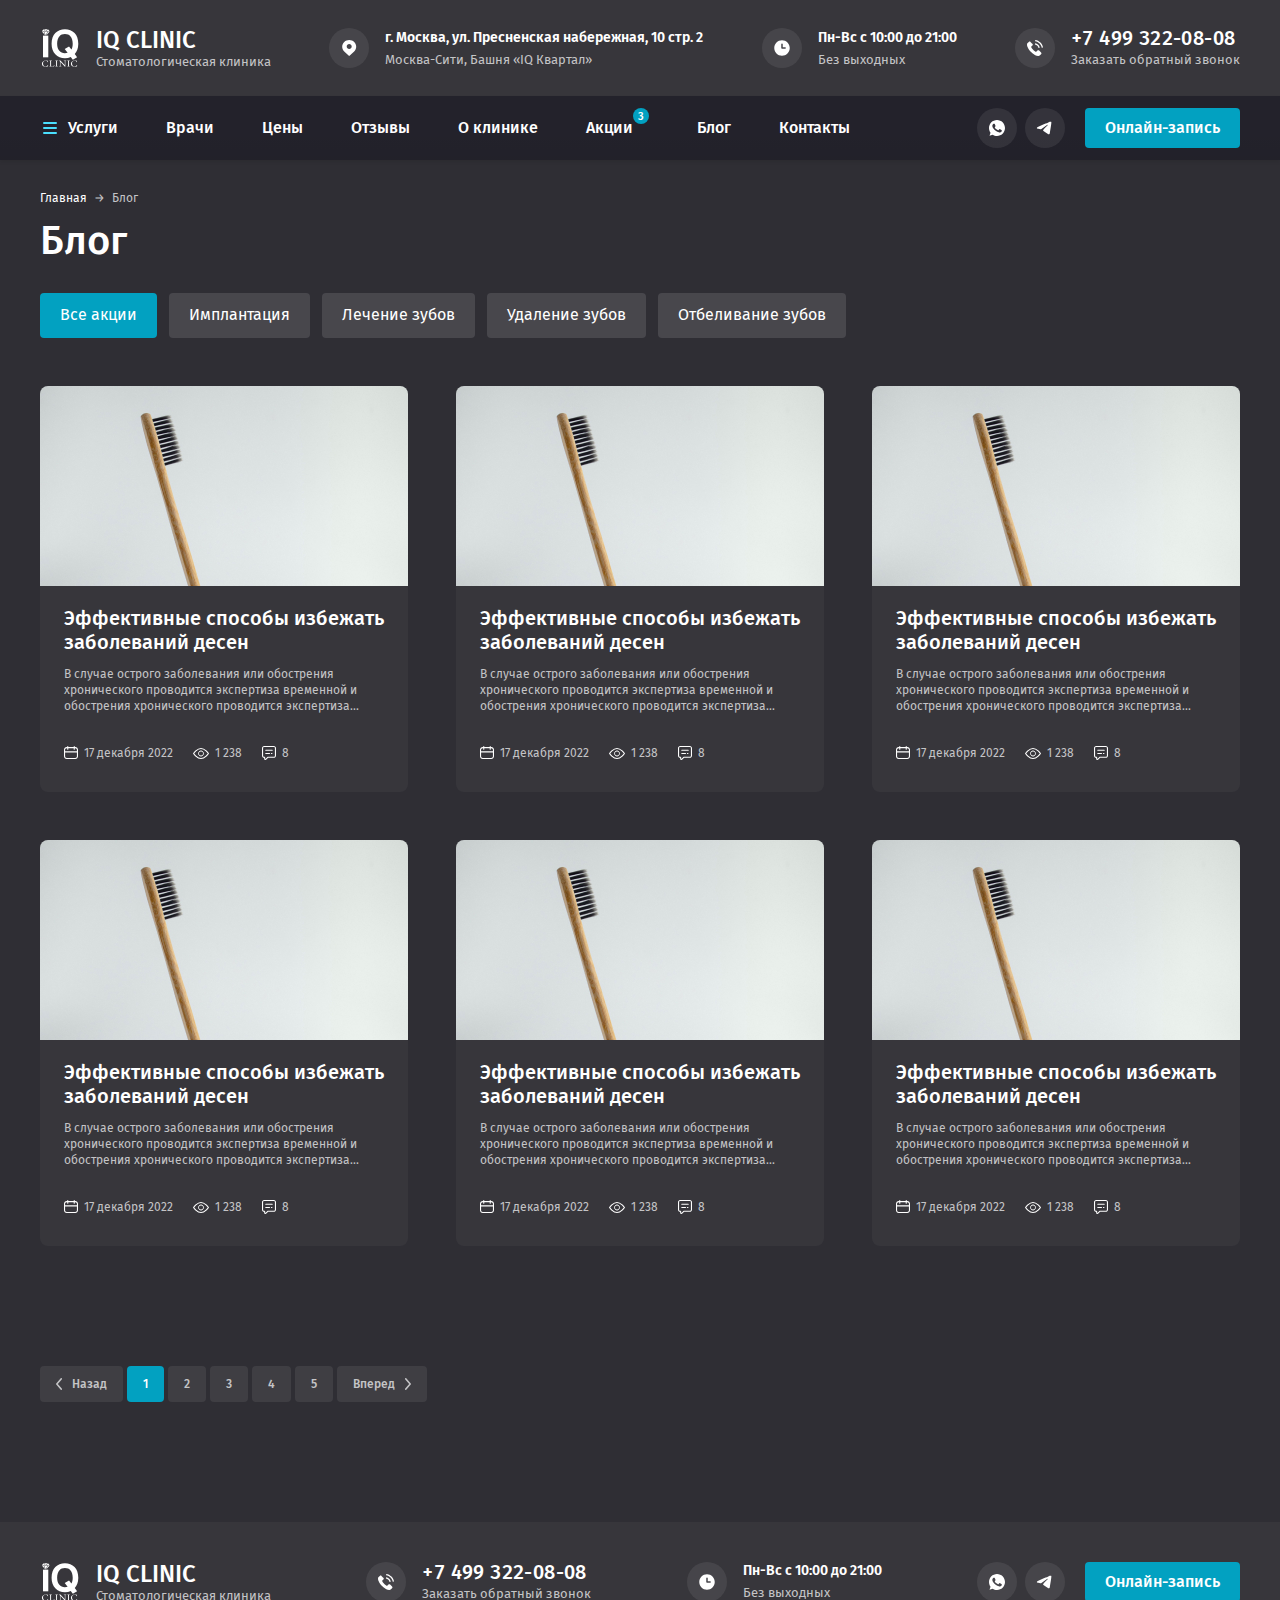
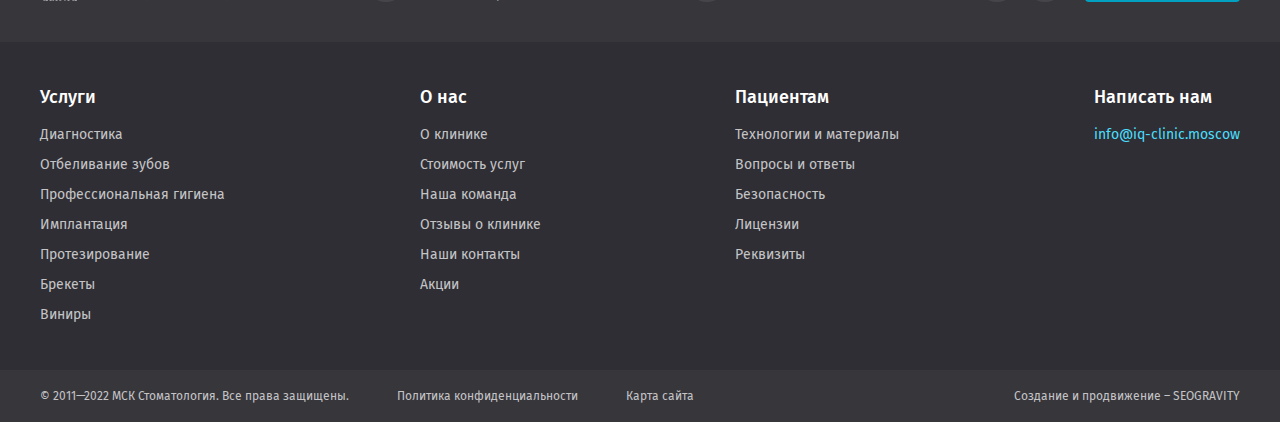
<file: articles.html>
<!DOCTYPE html>
<html lang="ru">
	<head>
		<meta http-equiv="Content-Type" content="text/html; charset=utf-8">

		<!-- Адаптирование страницы для мобильных устройств -->
		<meta name="viewport" content="width=device-width, initial-scale=1, maximum-scale=1">

		<!-- Запрет распознования номера телефона -->
		<meta name="format-detection" content="telephone=no">
		<meta name="SKYPE_TOOLBAR" content ="SKYPE_TOOLBAR_PARSER_COMPATIBLE">

		<!-- Заголовок страницы -->
		<title>Заголовок страницы</title>

		<!-- Данное значение часто используют(использовали) поисковые системы -->
		<meta name="description" content="">
		<meta name="keywords" content="">

		<!-- Изменение цвета панели моб. браузера -->
		<meta name="msapplication-TileColor" content="#2F2E34">
		<meta name="theme-color" content="#2F2E34">

		<!-- Подключение шрифтов с гугла -->
		<link rel="preconnect" href="https://fonts.googleapis.com">
		<link rel="preconnect" href="https://fonts.gstatic.com" crossorigin>
		<link href="https://fonts.googleapis.com/css2?family=Fira+Sans:ital,wght@0,300;0,400;0,500;0,600;0,700;0,800;0,900;1,300;1,400;1,500;1,600;1,700;1,800;1,900&display=swap" rel="stylesheet">

		<!-- Подключение файлов стилей -->
		<link rel="stylesheet" href="css/swiper-bundle.min.css" async>
		<link rel="stylesheet" href="css/swiper.css" async>
		<link rel="stylesheet" href="css/fancybox.css" async>
		<link rel="stylesheet" href="css/styles.css" async>

		<link rel="stylesheet" href="css/response_1247.css" media="print, (max-width: 1247px)" async>
		<link rel="stylesheet" href="css/response_1023.css" media="print, (max-width: 1023px)" async>
		<link rel="stylesheet" href="css/response_767.css" media="print, (max-width: 767px)" async>
		<link rel="stylesheet" href="css/response_479.css" media="(max-width: 479px)" async>
	</head>

	<body>
		<div class="wrap">
			<div class="main">
				<header>
					<div class="scroll">
						<div class="info">
							<div class="cont row">
								<a href="/" class="logo">
									<img src="images/logo.svg" alt="">

									<div>
										<div class="name">IQ CLINIC</div>
										<div class="desc">Стоматологическая клиника</div>
									</div>
								</a>

								<div class="location">
									<div class="icon">
										<svg><use xlink:href="images/sprite.svg#ic_location"></use></svg>
									</div>

									<div>
										<div class="address">г. Москва, ул. Пресненская набережная, 10 стр. 2</div>
										<div class="exp">Москва-Сити, Башня «IQ Квартал»</div>
									</div>
								</div>

								<div class="time">
									<div class="icon">
										<svg><use xlink:href="images/sprite.svg#ic_time"></use></svg>
									</div>

									<div>
										<div>Пн-Вс с 10:00 до 21:00</div>
										<div class="exp">Без выходных</div>
									</div>
								</div>

								<div class="phone">
									<div class="icon">
										<svg><use xlink:href="images/sprite.svg#ic_phone"></use></svg>
									</div>

									<div>
										<div><a href="tel:+74993220808">+7 499 322-08-08</a></div>

										<div><button class="callback_btn modal_btn" data-modal="#callback_modal">Заказать обратный звонок</button></div>
									</div>
								</div>
							</div>
						</div>


						<div class="bottom">
							<div class="cont row">
								<div class="categories modal_cont">
									<button class="btn mini_modal_btn" data-modal-id="#categories_modal">
										<svg class="icon"><use xlink:href="images/sprite.svg#ic_menu"></use></svg>
										<span>Услуги</span>
									</button>

									<div class="mini_modal tabs_container" id="categories_modal">
										<div class="cont row">
											<div class="tabs">
												<button data-content="#categories_tab1" data-level="level1" class="active">Диагностика</button>

												<button data-content="#categories_tab2" data-level="level1">Профессиональная гигиена</button>

												<button data-content="#categories_tab3" data-level="level1">Лечение зубов</button>

												<button data-content="#categories_tab4" data-level="level1">Отбеливание зубов</button>

												<button data-content="#categories_tab5" data-level="level1">Исправление прикуса</button>

												<button data-content="#categories_tab6" data-level="level1">Брекеты</button>

												<button data-content="#categories_tab7" data-level="level1">Элайнеры</button>

												<button data-content="#categories_tab8" data-level="level1">Имплантация зубов</button>

												<button data-content="#categories_tab9" data-level="level1">Удаление зубов</button>

												<button data-content="#categories_tab10" data-level="level1">Протезирование зубов</button>

												<button data-content="#categories_tab11" data-level="level1">Виниры</button>

												<button data-content="#categories_tab12" data-level="level1">Реставрация зубов</button>
											</div>


											<div class="col_main">
												<div class="tab_content level1 active" id="categories_tab1">
													<div class="row">
														<div class="category">
															<div class="title">
																<a href="/">Имплантация зубов</a>
															</div>

															<div class="item">
																<div class="main">
																	<a href="/">Виды имплантации</a>
																</div>

																<div class="sub">
																	<div><a href="/">Одномоментная имплантация</a></div>
																	<div><a href="/">Одноэтапная имплантация</a></div>
																	<div><a href="/">Двухэтапная имплантация зубов</a></div>
																	<div><a href="/">Полная имплантация зубов</a></div>
																	<div><a href="/">Все зубы на 4х имплантах</a></div>
																</div>
															</div>

															<div class="item">
																<div class="main">
																	<a href="/">При недостатке кости или десны</a>
																</div>

																<div class="sub">
																	<div><a href="/">Костная пластика</a></div>
																	<div><a href="/">Синус-лифтинг</a></div>
																	<div><a href="/">Наращивание десны</a></div>
																</div>
															</div>
														</div>

														<div class="category">
															<div class="title">
																<a href="/">Имплантация «под ключ»</a>
															</div>

															<div class="item">
																<div class="main">
																	<a href="/">Система имплантации</a>
																</div>

																<div class="sub">
																	<div><a href="/">Dentium (Южная Корея)</a></div>
																	<div><a href="/">Nobel (США)</a></div>
																	<div><a href="/">Astra Tech (Швеция)</a></div>
																</div>
															</div>
														</div>
													</div>
												</div>


												<div class="tab_content level1" id="categories_tab2">
													<div class="row">
														<div class="category">
															<div class="title">
																<a href="/">Имплантация зубов</a>
															</div>

															<div class="item">
																<div class="main">
																	<a href="/">Виды имплантации</a>
																</div>

																<div class="sub">
																	<div><a href="/">Одномоментная имплантация</a></div>
																	<div><a href="/">Одноэтапная имплантация</a></div>
																	<div><a href="/">Двухэтапная имплантация зубов</a></div>
																	<div><a href="/">Полная имплантация зубов</a></div>
																	<div><a href="/">Все зубы на 4х имплантах</a></div>
																</div>
															</div>

															<div class="item">
																<div class="main">
																	<a href="/">При недостатке кости или десны</a>
																</div>

																<div class="sub">
																	<div><a href="/">Костная пластика</a></div>
																	<div><a href="/">Синус-лифтинг</a></div>
																	<div><a href="/">Наращивание десны</a></div>
																</div>
															</div>
														</div>

														<div class="category">
															<div class="title">
																<a href="/">Имплантация «под ключ»</a>
															</div>

															<div class="item">
																<div class="main">
																	<a href="/">Система имплантации</a>
																</div>

																<div class="sub">
																	<div><a href="/">Dentium (Южная Корея)</a></div>
																	<div><a href="/">Nobel (США)</a></div>
																	<div><a href="/">Astra Tech (Швеция)</a></div>
																</div>
															</div>
														</div>
													</div>
												</div>


												<div class="tab_content level1" id="categories_tab3">
													<div class="row">
														<div class="category">
															<div class="title">
																<a href="/">Имплантация зубов</a>
															</div>

															<div class="item">
																<div class="main">
																	<a href="/">Виды имплантации</a>
																</div>

																<div class="sub">
																	<div><a href="/">Одномоментная имплантация</a></div>
																	<div><a href="/">Одноэтапная имплантация</a></div>
																	<div><a href="/">Двухэтапная имплантация зубов</a></div>
																	<div><a href="/">Полная имплантация зубов</a></div>
																	<div><a href="/">Все зубы на 4х имплантах</a></div>
																</div>
															</div>

															<div class="item">
																<div class="main">
																	<a href="/">При недостатке кости или десны</a>
																</div>

																<div class="sub">
																	<div><a href="/">Костная пластика</a></div>
																	<div><a href="/">Синус-лифтинг</a></div>
																	<div><a href="/">Наращивание десны</a></div>
																</div>
															</div>
														</div>

														<div class="category">
															<div class="title">
																<a href="/">Имплантация «под ключ»</a>
															</div>

															<div class="item">
																<div class="main">
																	<a href="/">Система имплантации</a>
																</div>

																<div class="sub">
																	<div><a href="/">Dentium (Южная Корея)</a></div>
																	<div><a href="/">Nobel (США)</a></div>
																	<div><a href="/">Astra Tech (Швеция)</a></div>
																</div>
															</div>
														</div>
													</div>
												</div>


												<div class="tab_content level1" id="categories_tab4">
													<div class="row">
														<div class="category">
															<div class="title">
																<a href="/">Имплантация зубов</a>
															</div>

															<div class="item">
																<div class="main">
																	<a href="/">Виды имплантации</a>
																</div>

																<div class="sub">
																	<div><a href="/">Одномоментная имплантация</a></div>
																	<div><a href="/">Одноэтапная имплантация</a></div>
																	<div><a href="/">Двухэтапная имплантация зубов</a></div>
																	<div><a href="/">Полная имплантация зубов</a></div>
																	<div><a href="/">Все зубы на 4х имплантах</a></div>
																</div>
															</div>

															<div class="item">
																<div class="main">
																	<a href="/">При недостатке кости или десны</a>
																</div>

																<div class="sub">
																	<div><a href="/">Костная пластика</a></div>
																	<div><a href="/">Синус-лифтинг</a></div>
																	<div><a href="/">Наращивание десны</a></div>
																</div>
															</div>
														</div>

														<div class="category">
															<div class="title">
																<a href="/">Имплантация «под ключ»</a>
															</div>

															<div class="item">
																<div class="main">
																	<a href="/">Система имплантации</a>
																</div>

																<div class="sub">
																	<div><a href="/">Dentium (Южная Корея)</a></div>
																	<div><a href="/">Nobel (США)</a></div>
																	<div><a href="/">Astra Tech (Швеция)</a></div>
																</div>
															</div>
														</div>
													</div>
												</div>


												<div class="tab_content level1" id="categories_tab5">
													<div class="row">
														<div class="category">
															<div class="title">
																<a href="/">Имплантация зубов</a>
															</div>

															<div class="item">
																<div class="main">
																	<a href="/">Виды имплантации</a>
																</div>

																<div class="sub">
																	<div><a href="/">Одномоментная имплантация</a></div>
																	<div><a href="/">Одноэтапная имплантация</a></div>
																	<div><a href="/">Двухэтапная имплантация зубов</a></div>
																	<div><a href="/">Полная имплантация зубов</a></div>
																	<div><a href="/">Все зубы на 4х имплантах</a></div>
																</div>
															</div>

															<div class="item">
																<div class="main">
																	<a href="/">При недостатке кости или десны</a>
																</div>

																<div class="sub">
																	<div><a href="/">Костная пластика</a></div>
																	<div><a href="/">Синус-лифтинг</a></div>
																	<div><a href="/">Наращивание десны</a></div>
																</div>
															</div>
														</div>

														<div class="category">
															<div class="title">
																<a href="/">Имплантация «под ключ»</a>
															</div>

															<div class="item">
																<div class="main">
																	<a href="/">Система имплантации</a>
																</div>

																<div class="sub">
																	<div><a href="/">Dentium (Южная Корея)</a></div>
																	<div><a href="/">Nobel (США)</a></div>
																	<div><a href="/">Astra Tech (Швеция)</a></div>
																</div>
															</div>
														</div>
													</div>
												</div>


												<div class="tab_content level1" id="categories_tab6">
													<div class="row">
														<div class="category">
															<div class="title">
																<a href="/">Имплантация зубов</a>
															</div>

															<div class="item">
																<div class="main">
																	<a href="/">Виды имплантации</a>
																</div>

																<div class="sub">
																	<div><a href="/">Одномоментная имплантация</a></div>
																	<div><a href="/">Одноэтапная имплантация</a></div>
																	<div><a href="/">Двухэтапная имплантация зубов</a></div>
																	<div><a href="/">Полная имплантация зубов</a></div>
																	<div><a href="/">Все зубы на 4х имплантах</a></div>
																</div>
															</div>

															<div class="item">
																<div class="main">
																	<a href="/">При недостатке кости или десны</a>
																</div>

																<div class="sub">
																	<div><a href="/">Костная пластика</a></div>
																	<div><a href="/">Синус-лифтинг</a></div>
																	<div><a href="/">Наращивание десны</a></div>
																</div>
															</div>
														</div>

														<div class="category">
															<div class="title">
																<a href="/">Имплантация «под ключ»</a>
															</div>

															<div class="item">
																<div class="main">
																	<a href="/">Система имплантации</a>
																</div>

																<div class="sub">
																	<div><a href="/">Dentium (Южная Корея)</a></div>
																	<div><a href="/">Nobel (США)</a></div>
																	<div><a href="/">Astra Tech (Швеция)</a></div>
																</div>
															</div>
														</div>
													</div>
												</div>


												<div class="tab_content level1" id="categories_tab7">
													<div class="row">
														<div class="category">
															<div class="title">
																<a href="/">Имплантация зубов</a>
															</div>

															<div class="item">
																<div class="main">
																	<a href="/">Виды имплантации</a>
																</div>

																<div class="sub">
																	<div><a href="/">Одномоментная имплантация</a></div>
																	<div><a href="/">Одноэтапная имплантация</a></div>
																	<div><a href="/">Двухэтапная имплантация зубов</a></div>
																	<div><a href="/">Полная имплантация зубов</a></div>
																	<div><a href="/">Все зубы на 4х имплантах</a></div>
																</div>
															</div>

															<div class="item">
																<div class="main">
																	<a href="/">При недостатке кости или десны</a>
																</div>

																<div class="sub">
																	<div><a href="/">Костная пластика</a></div>
																	<div><a href="/">Синус-лифтинг</a></div>
																	<div><a href="/">Наращивание десны</a></div>
																</div>
															</div>
														</div>

														<div class="category">
															<div class="title">
																<a href="/">Имплантация «под ключ»</a>
															</div>

															<div class="item">
																<div class="main">
																	<a href="/">Система имплантации</a>
																</div>

																<div class="sub">
																	<div><a href="/">Dentium (Южная Корея)</a></div>
																	<div><a href="/">Nobel (США)</a></div>
																	<div><a href="/">Astra Tech (Швеция)</a></div>
																</div>
															</div>
														</div>
													</div>
												</div>


												<div class="tab_content level1" id="categories_tab8">
													<div class="row">
														<div class="category">
															<div class="title">
																<a href="/">Имплантация зубов</a>
															</div>

															<div class="item">
																<div class="main">
																	<a href="/">Виды имплантации</a>
																</div>

																<div class="sub">
																	<div><a href="/">Одномоментная имплантация</a></div>
																	<div><a href="/">Одноэтапная имплантация</a></div>
																	<div><a href="/">Двухэтапная имплантация зубов</a></div>
																	<div><a href="/">Полная имплантация зубов</a></div>
																	<div><a href="/">Все зубы на 4х имплантах</a></div>
																</div>
															</div>

															<div class="item">
																<div class="main">
																	<a href="/">При недостатке кости или десны</a>
																</div>

																<div class="sub">
																	<div><a href="/">Костная пластика</a></div>
																	<div><a href="/">Синус-лифтинг</a></div>
																	<div><a href="/">Наращивание десны</a></div>
																</div>
															</div>
														</div>

														<div class="category">
															<div class="title">
																<a href="/">Имплантация «под ключ»</a>
															</div>

															<div class="item">
																<div class="main">
																	<a href="/">Система имплантации</a>
																</div>

																<div class="sub">
																	<div><a href="/">Dentium (Южная Корея)</a></div>
																	<div><a href="/">Nobel (США)</a></div>
																	<div><a href="/">Astra Tech (Швеция)</a></div>
																</div>
															</div>
														</div>
													</div>
												</div>


												<div class="tab_content level1" id="categories_tab9">
													<div class="row">
														<div class="category">
															<div class="title">
																<a href="/">Имплантация зубов</a>
															</div>

															<div class="item">
																<div class="main">
																	<a href="/">Виды имплантации</a>
																</div>

																<div class="sub">
																	<div><a href="/">Одномоментная имплантация</a></div>
																	<div><a href="/">Одноэтапная имплантация</a></div>
																	<div><a href="/">Двухэтапная имплантация зубов</a></div>
																	<div><a href="/">Полная имплантация зубов</a></div>
																	<div><a href="/">Все зубы на 4х имплантах</a></div>
																</div>
															</div>

															<div class="item">
																<div class="main">
																	<a href="/">При недостатке кости или десны</a>
																</div>

																<div class="sub">
																	<div><a href="/">Костная пластика</a></div>
																	<div><a href="/">Синус-лифтинг</a></div>
																	<div><a href="/">Наращивание десны</a></div>
																</div>
															</div>
														</div>

														<div class="category">
															<div class="title">
																<a href="/">Имплантация «под ключ»</a>
															</div>

															<div class="item">
																<div class="main">
																	<a href="/">Система имплантации</a>
																</div>

																<div class="sub">
																	<div><a href="/">Dentium (Южная Корея)</a></div>
																	<div><a href="/">Nobel (США)</a></div>
																	<div><a href="/">Astra Tech (Швеция)</a></div>
																</div>
															</div>
														</div>
													</div>
												</div>


												<div class="tab_content level1" id="categories_tab10">
													<div class="row">
														<div class="category">
															<div class="title">
																<a href="/">Имплантация зубов</a>
															</div>

															<div class="item">
																<div class="main">
																	<a href="/">Виды имплантации</a>
																</div>

																<div class="sub">
																	<div><a href="/">Одномоментная имплантация</a></div>
																	<div><a href="/">Одноэтапная имплантация</a></div>
																	<div><a href="/">Двухэтапная имплантация зубов</a></div>
																	<div><a href="/">Полная имплантация зубов</a></div>
																	<div><a href="/">Все зубы на 4х имплантах</a></div>
																</div>
															</div>

															<div class="item">
																<div class="main">
																	<a href="/">При недостатке кости или десны</a>
																</div>

																<div class="sub">
																	<div><a href="/">Костная пластика</a></div>
																	<div><a href="/">Синус-лифтинг</a></div>
																	<div><a href="/">Наращивание десны</a></div>
																</div>
															</div>
														</div>

														<div class="category">
															<div class="title">
																<a href="/">Имплантация «под ключ»</a>
															</div>

															<div class="item">
																<div class="main">
																	<a href="/">Система имплантации</a>
																</div>

																<div class="sub">
																	<div><a href="/">Dentium (Южная Корея)</a></div>
																	<div><a href="/">Nobel (США)</a></div>
																	<div><a href="/">Astra Tech (Швеция)</a></div>
																</div>
															</div>
														</div>
													</div>
												</div>


												<div class="tab_content level1" id="categories_tab11">
													<div class="row">
														<div class="category">
															<div class="title">
																<a href="/">Имплантация зубов</a>
															</div>

															<div class="item">
																<div class="main">
																	<a href="/">Виды имплантации</a>
																</div>

																<div class="sub">
																	<div><a href="/">Одномоментная имплантация</a></div>
																	<div><a href="/">Одноэтапная имплантация</a></div>
																	<div><a href="/">Двухэтапная имплантация зубов</a></div>
																	<div><a href="/">Полная имплантация зубов</a></div>
																	<div><a href="/">Все зубы на 4х имплантах</a></div>
																</div>
															</div>

															<div class="item">
																<div class="main">
																	<a href="/">При недостатке кости или десны</a>
																</div>

																<div class="sub">
																	<div><a href="/">Костная пластика</a></div>
																	<div><a href="/">Синус-лифтинг</a></div>
																	<div><a href="/">Наращивание десны</a></div>
																</div>
															</div>
														</div>

														<div class="category">
															<div class="title">
																<a href="/">Имплантация «под ключ»</a>
															</div>

															<div class="item">
																<div class="main">
																	<a href="/">Система имплантации</a>
																</div>

																<div class="sub">
																	<div><a href="/">Dentium (Южная Корея)</a></div>
																	<div><a href="/">Nobel (США)</a></div>
																	<div><a href="/">Astra Tech (Швеция)</a></div>
																</div>
															</div>
														</div>
													</div>
												</div>


												<div class="tab_content level1" id="categories_tab12">
													<div class="row">
														<div class="category">
															<div class="title">
																<a href="/">Имплантация зубов</a>
															</div>

															<div class="item">
																<div class="main">
																	<a href="/">Виды имплантации</a>
																</div>

																<div class="sub">
																	<div><a href="/">Одномоментная имплантация</a></div>
																	<div><a href="/">Одноэтапная имплантация</a></div>
																	<div><a href="/">Двухэтапная имплантация зубов</a></div>
																	<div><a href="/">Полная имплантация зубов</a></div>
																	<div><a href="/">Все зубы на 4х имплантах</a></div>
																</div>
															</div>

															<div class="item">
																<div class="main">
																	<a href="/">При недостатке кости или десны</a>
																</div>

																<div class="sub">
																	<div><a href="/">Костная пластика</a></div>
																	<div><a href="/">Синус-лифтинг</a></div>
																	<div><a href="/">Наращивание десны</a></div>
																</div>
															</div>
														</div>

														<div class="category">
															<div class="title">
																<a href="/">Имплантация «под ключ»</a>
															</div>

															<div class="item">
																<div class="main">
																	<a href="/">Система имплантации</a>
																</div>

																<div class="sub">
																	<div><a href="/">Dentium (Южная Корея)</a></div>
																	<div><a href="/">Nobel (США)</a></div>
																	<div><a href="/">Astra Tech (Швеция)</a></div>
																</div>
															</div>
														</div>
													</div>
												</div>

												<div class="consult_form">
													<div class="title">Получите бесплатную консультацию</div>

													<div class="desc">Мы ответим на все ваши вопросы об услугах и врачах нашей клиники</div>

													<form action="" class="form">
														<div class="line">
															<div class="field">
																<input type="tel" name="" value="" class="input" placeholder="+7 (___) ___ - __ - __">
															</div>
														</div>

														<div class="submit">
															<button type="submit" class="submit_btn">Онлайн-запись</button>
														</div>

														<div class="agree">Я подтверждаю согласие на обработку моих персональных данных (закон №152-ФЗ «О персональных данных») и соглашаюсь с политикой конфиденциальности</div>
													</form>

													<div class="or_call">
														<div>Или позвоните нам –</div>
														<div><a href="tel:+74993220808">+7 499 322-08-08</a></div>
													</div>
												</div>
											</div>
										</div>
									</div>
								</div>

								<nav class="menu row">
									<div class="menu_item mob_menu_item">
										<a href="/">Услуги</a>
									</div>

									<div class="menu_item">
										<a href="/">Врачи</a>
									</div>

									<div class="menu_item">
										<a href="/">Цены</a>
									</div>

									<div class="menu_item">
										<a href="/">Отзывы</a>
									</div>

									<div class="menu_item">
										<a href="/">О клинике</a>
									</div>

									<div class="menu_item">
										<a href="/">Акции<sup>3</sup></a>
									</div>

									<div class="menu_item">
										<a href="/">Блог</a>
									</div>

									<div class="menu_item">
										<a href="/">Контакты</a>
									</div>
								</nav>

								<div class="messengers">
									<a href="/" target="_blank" rel="noopener nofollow" class="whatsapp_link">
										<svg class="icon"><use xlink:href="images/sprite.svg#ic_whatsapp"></use></svg>
									</a>

									<a href="/" target="_blank" rel="noopener nofollow" class="telegram_link">
										<svg class="icon"><use xlink:href="images/sprite.svg#ic_telegram"></use></svg>
									</a>
								</div>

								<button class="order_btn modal_btn" data-modal="#order_modal">Онлайн-запись</button>
							</div>
						</div>
					</div>
				</header>


				<section class="mob_header">
					<div class="cont row">
						<a href="/" class="logo">
							<img src="images/logo.svg" alt="">

							<div>
								<div class="name">IQ CLINIC</div>
								<div class="desc">Стоматологическая клиника</div>
							</div>
						</a>

						<a href="tel:+74993220808" class="phone">
							<svg class="icon"><use xlink:href="images/sprite.svg#ic_phone"></use></svg>
						</a>

						<button class="mob_menu_btn">
							<svg class="icon"><use xlink:href="images/sprite.svg#ic_menu"></use></svg>
							<svg class="icon"><use xlink:href="images/sprite.svg#ic_close"></use></svg>
						</button>
					</div>
				</section>


				<section class="page_head">
					<div class="cont">
						<div class="breadcrumbs">
							<a href="/">Главная</a> <span class="sep">→</span>
							<span class="current">Блог</span>
						</div>

						<h1 class="page_title">Блог</h1>
					</div>
				</section>


				<section class="articles block">
					<div class="cont">
						<div class="categories">
							<div class="row">
								<div><a class="active">Все акции</a></div>
								<div><a href="/">Имплантация</a></div>
								<div><a href="/">Лечение зубов</a></div>
								<div><a href="/">Удаление зубов</a></div>
								<div><a href="/">Отбеливание зубов</a></div>
							</div>
						</div>

						<div class="grid row">
							<div class="article">
								<div class="thumb">
									<img data-src="images/tmp/article_thumb.jpg" alt="" class="lazyload">
								</div>

								<div class="info">
									<div class="name">
										<a href="/">Эффективные способы избежать заболеваний десен</a>
									</div>

									<div class="desc">В случае острого заболевания или обострения хронического проводится экспертиза временной и обострения хронического проводится экспертиза...</div>

									<div class="row">
										<div class="date">
											<svg class="icon"><use xlink:href="images/sprite.svg#ic_calendar"></use></svg>
											<span>17 декабря 2022</span>
										</div>

										<div class="views">
											<svg class="icon"><use xlink:href="images/sprite.svg#ic_eye"></use></svg>
											<span>1 238</span>
										</div>

										<div class="comments_count">
											<svg class="icon"><use xlink:href="images/sprite.svg#ic_comments"></use></svg>
											<span>8</span>
										</div>
									</div>
								</div>
							</div>

							<div class="article">
								<div class="thumb">
									<img data-src="images/tmp/article_thumb.jpg" alt="" class="lazyload">
								</div>

								<div class="info">
									<div class="name">
										<a href="/">Эффективные способы избежать заболеваний десен</a>
									</div>

									<div class="desc">В случае острого заболевания или обострения хронического проводится экспертиза временной и обострения хронического проводится экспертиза...</div>

									<div class="row">
										<div class="date">
											<svg class="icon"><use xlink:href="images/sprite.svg#ic_calendar"></use></svg>
											<span>17 декабря 2022</span>
										</div>

										<div class="views">
											<svg class="icon"><use xlink:href="images/sprite.svg#ic_eye"></use></svg>
											<span>1 238</span>
										</div>

										<div class="comments_count">
											<svg class="icon"><use xlink:href="images/sprite.svg#ic_comments"></use></svg>
											<span>8</span>
										</div>
									</div>
								</div>
							</div>

							<div class="article">
								<div class="thumb">
									<img data-src="images/tmp/article_thumb.jpg" alt="" class="lazyload">
								</div>

								<div class="info">
									<div class="name">
										<a href="/">Эффективные способы избежать заболеваний десен</a>
									</div>

									<div class="desc">В случае острого заболевания или обострения хронического проводится экспертиза временной и обострения хронического проводится экспертиза...</div>

									<div class="row">
										<div class="date">
											<svg class="icon"><use xlink:href="images/sprite.svg#ic_calendar"></use></svg>
											<span>17 декабря 2022</span>
										</div>

										<div class="views">
											<svg class="icon"><use xlink:href="images/sprite.svg#ic_eye"></use></svg>
											<span>1 238</span>
										</div>

										<div class="comments_count">
											<svg class="icon"><use xlink:href="images/sprite.svg#ic_comments"></use></svg>
											<span>8</span>
										</div>
									</div>
								</div>
							</div>

							<div class="article">
								<div class="thumb">
									<img data-src="images/tmp/article_thumb.jpg" alt="" class="lazyload">
								</div>

								<div class="info">
									<div class="name">
										<a href="/">Эффективные способы избежать заболеваний десен</a>
									</div>

									<div class="desc">В случае острого заболевания или обострения хронического проводится экспертиза временной и обострения хронического проводится экспертиза...</div>

									<div class="row">
										<div class="date">
											<svg class="icon"><use xlink:href="images/sprite.svg#ic_calendar"></use></svg>
											<span>17 декабря 2022</span>
										</div>

										<div class="views">
											<svg class="icon"><use xlink:href="images/sprite.svg#ic_eye"></use></svg>
											<span>1 238</span>
										</div>

										<div class="comments_count">
											<svg class="icon"><use xlink:href="images/sprite.svg#ic_comments"></use></svg>
											<span>8</span>
										</div>
									</div>
								</div>
							</div>

							<div class="article">
								<div class="thumb">
									<img data-src="images/tmp/article_thumb.jpg" alt="" class="lazyload">
								</div>

								<div class="info">
									<div class="name">
										<a href="/">Эффективные способы избежать заболеваний десен</a>
									</div>

									<div class="desc">В случае острого заболевания или обострения хронического проводится экспертиза временной и обострения хронического проводится экспертиза...</div>

									<div class="row">
										<div class="date">
											<svg class="icon"><use xlink:href="images/sprite.svg#ic_calendar"></use></svg>
											<span>17 декабря 2022</span>
										</div>

										<div class="views">
											<svg class="icon"><use xlink:href="images/sprite.svg#ic_eye"></use></svg>
											<span>1 238</span>
										</div>

										<div class="comments_count">
											<svg class="icon"><use xlink:href="images/sprite.svg#ic_comments"></use></svg>
											<span>8</span>
										</div>
									</div>
								</div>
							</div>

							<div class="article">
								<div class="thumb">
									<img data-src="images/tmp/article_thumb.jpg" alt="" class="lazyload">
								</div>

								<div class="info">
									<div class="name">
										<a href="/">Эффективные способы избежать заболеваний десен</a>
									</div>

									<div class="desc">В случае острого заболевания или обострения хронического проводится экспертиза временной и обострения хронического проводится экспертиза...</div>

									<div class="row">
										<div class="date">
											<svg class="icon"><use xlink:href="images/sprite.svg#ic_calendar"></use></svg>
											<span>17 декабря 2022</span>
										</div>

										<div class="views">
											<svg class="icon"><use xlink:href="images/sprite.svg#ic_eye"></use></svg>
											<span>1 238</span>
										</div>

										<div class="comments_count">
											<svg class="icon"><use xlink:href="images/sprite.svg#ic_comments"></use></svg>
											<span>8</span>
										</div>
									</div>
								</div>
							</div>
						</div>

						<div class="pagination">
							<a href="/" class="prev">
								<svg class="icon"><use xlink:href="images/sprite.svg#ic_arr_hor"></use></svg>
								<span>Назад</span>
							</a>

							<a class="active">1</a>
							<a href="/">2</a>
							<a href="/">3</a>
							<a href="/">4</a>
							<a href="/">5</a>

							<a href="/" class="next">
								<span>Вперед</span>
								<svg class="icon"><use xlink:href="images/sprite.svg#ic_arr_hor"></use></svg>
							</a>
						</div>
					</div>
				</section>
			</div>


			<footer>
				<div class="top">
					<div class="cont row">
						<div class="logo">
							<img src="images/logo.svg" alt="">

							<div>
								<div class="name">IQ CLINIC</div>
								<div class="desc">Стоматологическая клиника</div>
							</div>
						</div>

						<div class="phone">
							<div class="icon">
								<svg><use xlink:href="images/sprite.svg#ic_phone"></use></svg>
							</div>

							<div>
								<div><a href="tel:+74993220808">+7 499 322-08-08</a></div>

								<div><button class="callback_btn modal_btn" data-modal="#callback_modal">Заказать обратный звонок</button></div>
							</div>
						</div>

						<div class="time">
							<div class="icon">
								<svg><use xlink:href="images/sprite.svg#ic_time"></use></svg>
							</div>

							<div>
								<div>Пн-Вс с 10:00 до 21:00</div>
								<div class="exp">Без выходных</div>
							</div>
						</div>

						<div class="contacts">
							<div class="messengers">
								<a href="/" target="_blank" rel="noopener nofollow" class="whatsapp_link">
									<svg class="icon"><use xlink:href="images/sprite.svg#ic_whatsapp"></use></svg>
								</a>

								<a href="/" target="_blank" rel="noopener nofollow" class="telegram_link">
									<svg class="icon"><use xlink:href="images/sprite.svg#ic_telegram"></use></svg>
								</a>
							</div>

							<button class="order_btn modal_btn" data-modal="#order_modal">Онлайн-запись</button>
						</div>
					</div>
				</div>


				<div class="info">
					<div class="cont row">
						<div class="menu">
							<div class="title">Услуги</div>

							<div class="items">
								<div><a href="/">Диагностика</a></div>
								<div><a href="/">Отбеливание зубов</a></div>
								<div><a href="/">Профессиональная гигиена</a></div>
								<div><a href="/">Имплантация</a></div>
								<div><a href="/">Протезирование</a></div>
								<div><a href="/">Брекеты</a></div>
								<div><a href="/">Виниры</a></div>
							</div>
						</div>

						<div class="menu">
							<div class="title">О нас</div>

							<div class="items">
								<div><a href="/">О клинике</a></div>
								<div><a href="/">Стоимость услуг</a></div>
								<div><a href="/">Наша команда</a></div>
								<div><a href="/">Отзывы о клинике</a></div>
								<div><a href="/">Наши контакты</a></div>
								<div><a href="/">Акции</a></div>
							</div>
						</div>

						<div class="menu">
							<div class="title">Пациентам</div>

							<div class="items">
								<div><a href="/">Технологии и материалы</a></div>
								<div><a href="/">Вопросы и ответы</a></div>
								<div><a href="/">Безопасность</a></div>
								<div><a href="/">Лицензии</a></div>
								<div><a href="/">Реквизиты</a></div>
							</div>
						</div>

						<div class="email">
							<div class="title">Написать нам</div>

							<div class="val">
								<a href="mailto:info@iq-clinic.moscow">info@iq-clinic.moscow</a>
							</div>
						</div>
					</div>
				</div>

				<div class="bottom">
					<div class="cont row">
						<div class="copyright">&copy; 2011—2022 МСК Стоматология. Все права защищены.</div>

						<div class="links">
							<div><a href="/">Политика конфиденциальности</a></div>
							<div><a href="/">Карта сайта</a></div>
						</div>

						<div class="creator">
							<a href="/" rel="noopener" target="_blank">Создание и продвижение – SEOGRAVITY</a>
						</div>
					</div>
				</div>
			</footer>


			<div class="buttonUp">
				<button class="btn">
					<svg class="icon"><use xlink:href="images/sprite.svg#ic_buttonUp"></use></svg>
				</button>
			</div>

			<div class="overlay"></div>
		</div>


		<div class="supports_error">
			Ваш браузер устарел рекомендуем обновить его до последней версии<br> или использовать другой более современный.
		</div>


		<section class="modal" id="order_modal">
			<div class="modal_title">Запишитесь на консультацию<br> bили приём к врачу</div>

			<form action="" class="form">
				<div class="columns row">
					<div class="line">
						<div class="label">Ваше имя<span class="required">*</span></div>

						<div class="field">
							<input type="text" name="" value="" class="input" placeholder="Имя">
						</div>
					</div>

					<div class="line">
						<div class="label">Номер телефона<span class="required">*</span></div>

						<div class="field">
							<input type="tel" name="" value="" class="input" placeholder="+7 (___) ___ - __ - __">
						</div>
					</div>

					<div class="line">
						<div class="label">Желаемая дата</div>

						<div class="field">
							<svg class="icon"><use xlink:href="images/sprite.svg#ic_calendar2"></use></svg>
							<input type="text" name="" value="" class="input" placeholder="дд.мм.гггг">
						</div>
					</div>

					<div class="line">
						<div class="label">E-mail</div>

						<div class="field">
							<input type="email" name="" value="" class="input" placeholder="E-mail">
						</div>
					</div>
				</div>

				<div class="line">
					<div class="label">Комментарий</div>

					<div class="field">
						<textarea name="" placeholder="Комментарий"></textarea>
					</div>
				</div>

				<div class="submit">
					<button type="submit" class="submit_btn">Записаться</button>
				</div>

				<div class="agree">Я подтверждаю согласие на обработку моих персональных данных (закон №152-ФЗ «О персональных данных») и соглашаюсь с политикой конфиденциальности</div>
			</form>
		</section>


		<section class="modal success" id="success_modal">
			<div class="modal_title">Спасибо, ваша заявка принята!</div>

			<div class="modal_desc">Наш менеджер свяжется с вами в ближайшее время для обсуждения деталей</div>

			<button class="close_btn">Хорошо</button>
		</section>


		<!-- Подключение javascript файлов -->
		<script src="js/jquery-3.5.0.min.js"></script>
		<script src="js/swiper-bundle.min.js"></script>
		<script src="js/inputmask.min.js"></script>
		<script src="js/fancybox.min.js"></script>
		<script src="js/hc-sticky.js"></script>
		<script src="js/functions.js"></script>
		<script src="js/scripts.js"></script>
	</body>
</html>
</file>
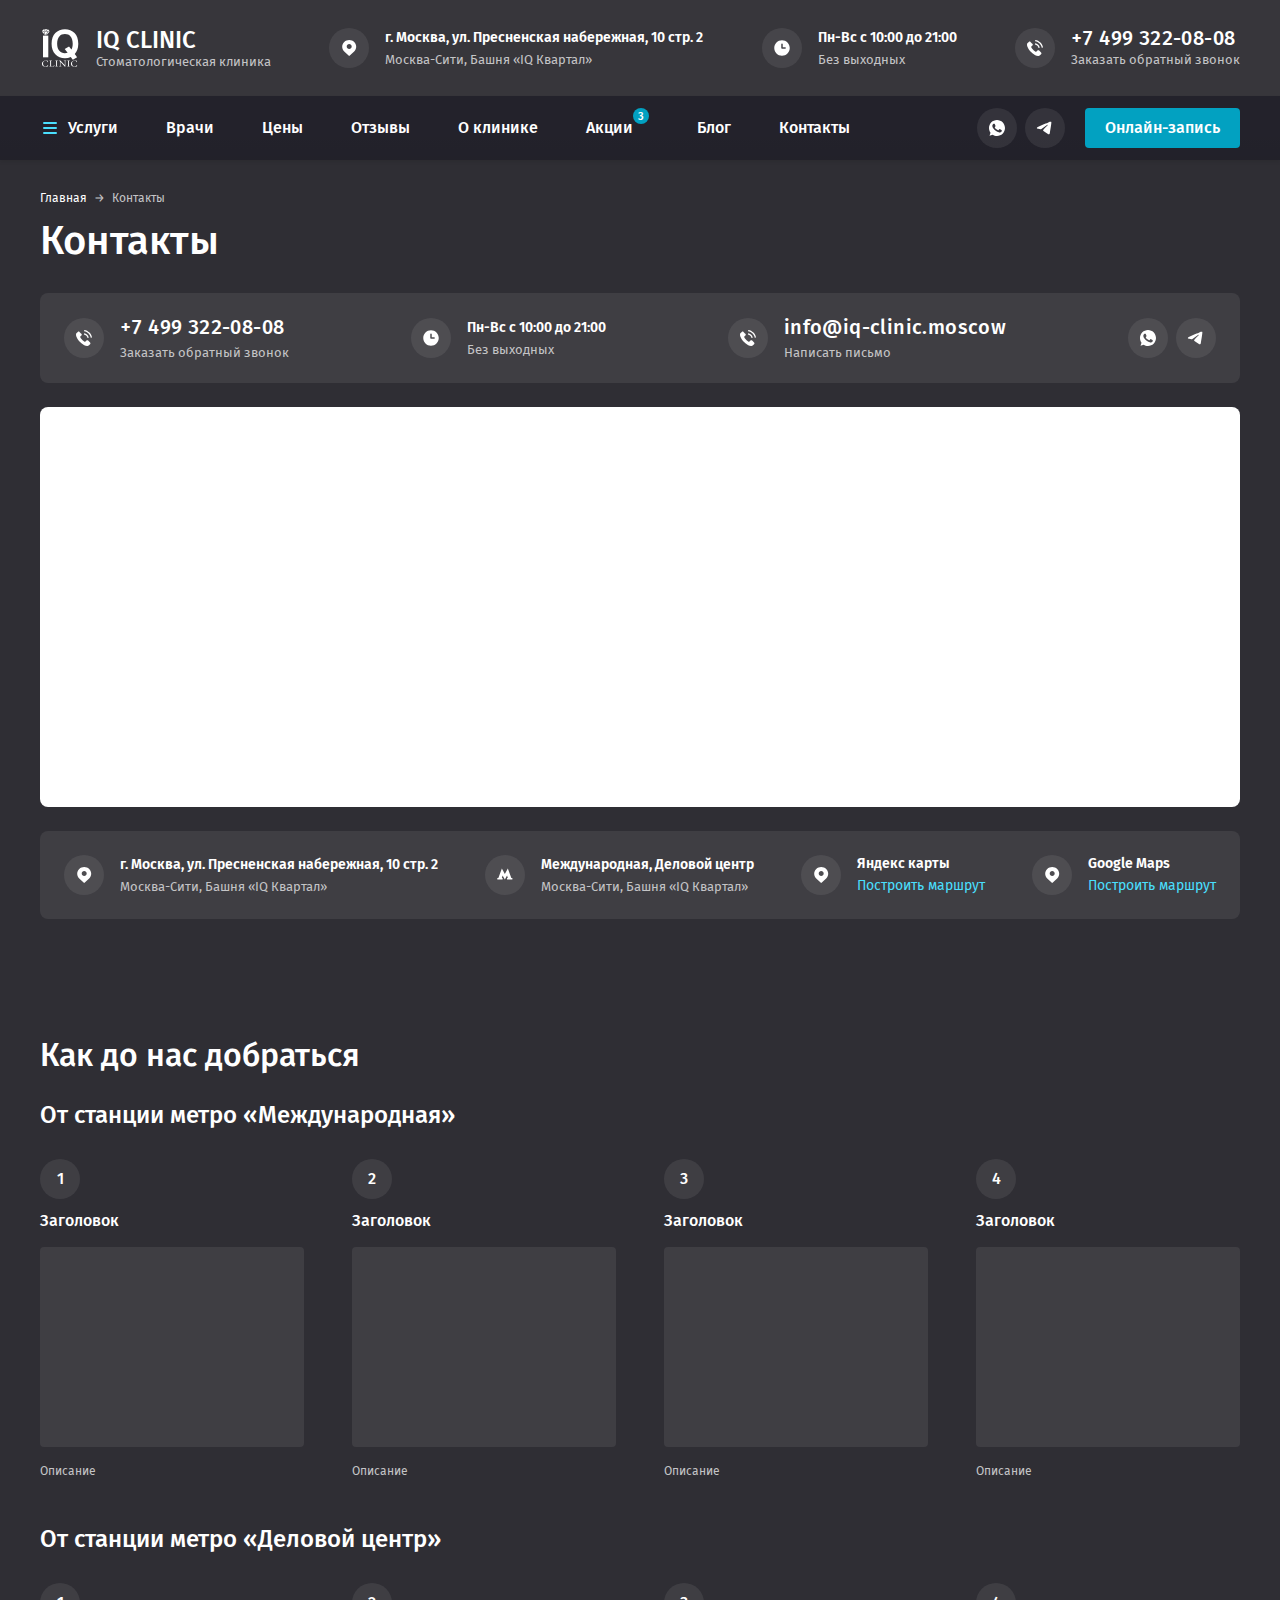
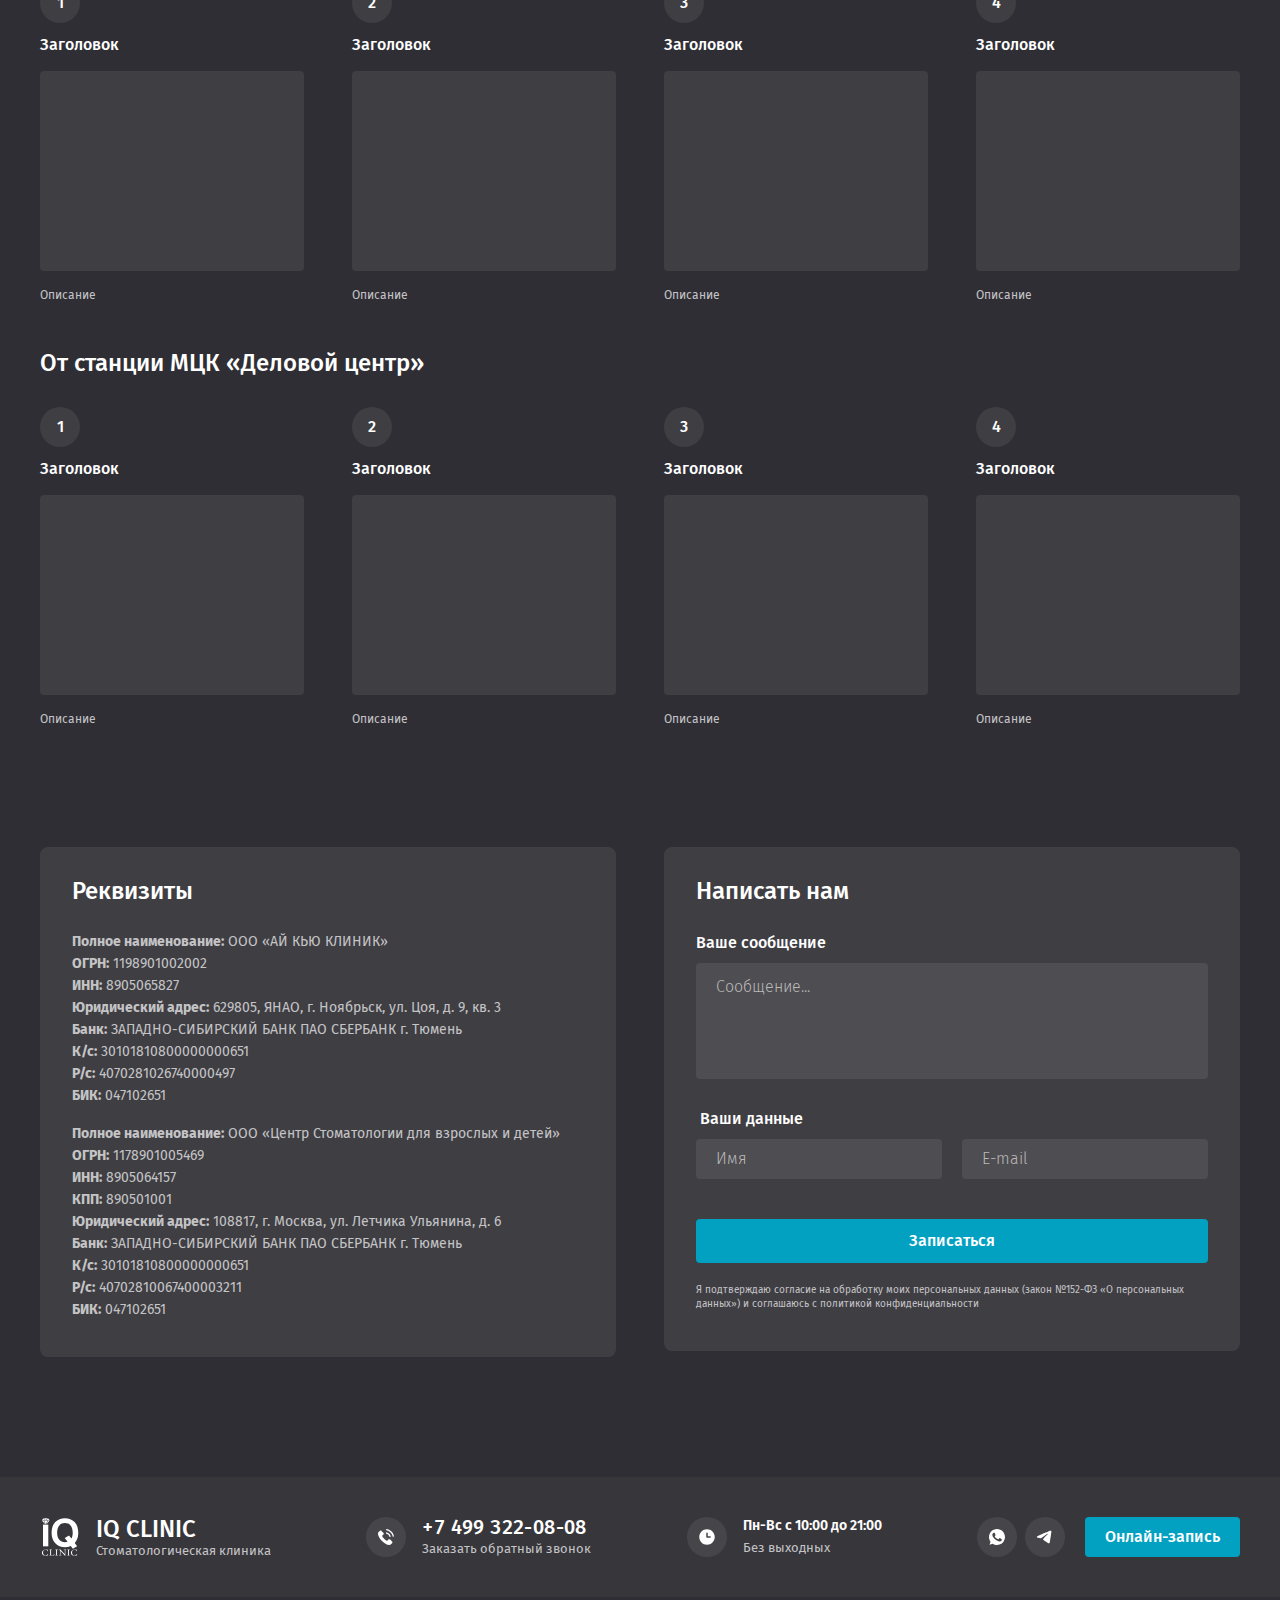
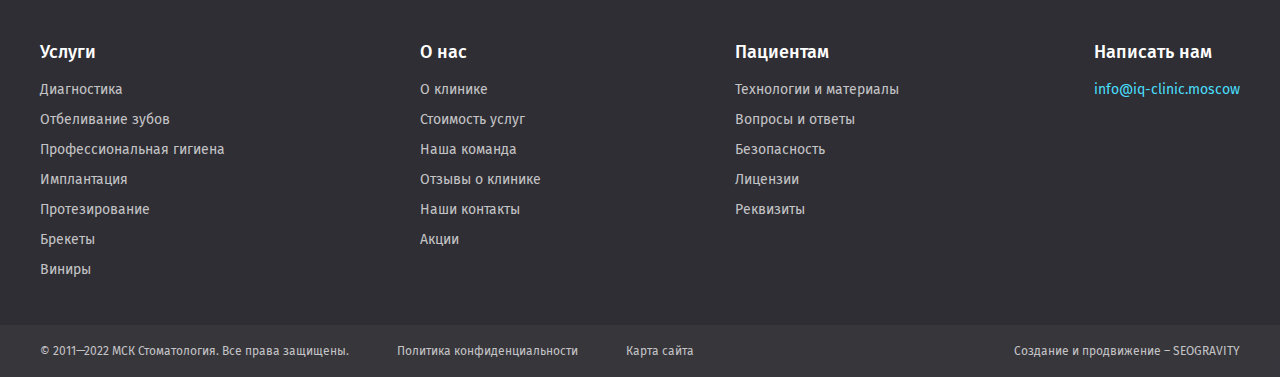
<file: contacts.html>
<!DOCTYPE html>
<html lang="ru">
	<head>
		<meta http-equiv="Content-Type" content="text/html; charset=utf-8">

		<!-- Адаптирование страницы для мобильных устройств -->
		<meta name="viewport" content="width=device-width, initial-scale=1, maximum-scale=1">

		<!-- Запрет распознования номера телефона -->
		<meta name="format-detection" content="telephone=no">
		<meta name="SKYPE_TOOLBAR" content ="SKYPE_TOOLBAR_PARSER_COMPATIBLE">

		<!-- Заголовок страницы -->
		<title>Заголовок страницы</title>

		<!-- Данное значение часто используют(использовали) поисковые системы -->
		<meta name="description" content="">
		<meta name="keywords" content="">

		<!-- Изменение цвета панели моб. браузера -->
		<meta name="msapplication-TileColor" content="#2F2E34">
		<meta name="theme-color" content="#2F2E34">

		<!-- Подключение шрифтов с гугла -->
		<link rel="preconnect" href="https://fonts.googleapis.com">
		<link rel="preconnect" href="https://fonts.gstatic.com" crossorigin>
		<link href="https://fonts.googleapis.com/css2?family=Fira+Sans:ital,wght@0,300;0,400;0,500;0,600;0,700;0,800;0,900;1,300;1,400;1,500;1,600;1,700;1,800;1,900&display=swap" rel="stylesheet">

		<!-- Подключение файлов стилей -->
		<link rel="stylesheet" href="css/swiper-bundle.min.css" async>
		<link rel="stylesheet" href="css/swiper.css" async>
		<link rel="stylesheet" href="css/fancybox.css" async>
		<link rel="stylesheet" href="css/styles.css" async>

		<link rel="stylesheet" href="css/response_1247.css" media="print, (max-width: 1247px)" async>
		<link rel="stylesheet" href="css/response_1023.css" media="print, (max-width: 1023px)" async>
		<link rel="stylesheet" href="css/response_767.css" media="print, (max-width: 767px)" async>
		<link rel="stylesheet" href="css/response_479.css" media="(max-width: 479px)" async>
	</head>

	<body>
		<div class="wrap">
			<div class="main">
				<header>
					<div class="scroll">
						<div class="info">
							<div class="cont row">
								<a href="/" class="logo">
									<img src="images/logo.svg" alt="">

									<div>
										<div class="name">IQ CLINIC</div>
										<div class="desc">Стоматологическая клиника</div>
									</div>
								</a>

								<div class="location">
									<div class="icon">
										<svg><use xlink:href="images/sprite.svg#ic_location"></use></svg>
									</div>

									<div>
										<div class="address">г. Москва, ул. Пресненская набережная, 10 стр. 2</div>
										<div class="exp">Москва-Сити, Башня «IQ Квартал»</div>
									</div>
								</div>

								<div class="time">
									<div class="icon">
										<svg><use xlink:href="images/sprite.svg#ic_time"></use></svg>
									</div>

									<div>
										<div>Пн-Вс с 10:00 до 21:00</div>
										<div class="exp">Без выходных</div>
									</div>
								</div>

								<div class="phone">
									<div class="icon">
										<svg><use xlink:href="images/sprite.svg#ic_phone"></use></svg>
									</div>

									<div>
										<div><a href="tel:+74993220808">+7 499 322-08-08</a></div>

										<div><button class="callback_btn modal_btn" data-modal="#callback_modal">Заказать обратный звонок</button></div>
									</div>
								</div>
							</div>
						</div>


						<div class="bottom">
							<div class="cont row">
								<div class="categories modal_cont">
									<button class="btn mini_modal_btn" data-modal-id="#categories_modal">
										<svg class="icon"><use xlink:href="images/sprite.svg#ic_menu"></use></svg>
										<span>Услуги</span>
									</button>

									<div class="mini_modal tabs_container" id="categories_modal">
										<div class="cont row">
											<div class="tabs">
												<button data-content="#categories_tab1" data-level="level1" class="active">Диагностика</button>

												<button data-content="#categories_tab2" data-level="level1">Профессиональная гигиена</button>

												<button data-content="#categories_tab3" data-level="level1">Лечение зубов</button>

												<button data-content="#categories_tab4" data-level="level1">Отбеливание зубов</button>

												<button data-content="#categories_tab5" data-level="level1">Исправление прикуса</button>

												<button data-content="#categories_tab6" data-level="level1">Брекеты</button>

												<button data-content="#categories_tab7" data-level="level1">Элайнеры</button>

												<button data-content="#categories_tab8" data-level="level1">Имплантация зубов</button>

												<button data-content="#categories_tab9" data-level="level1">Удаление зубов</button>

												<button data-content="#categories_tab10" data-level="level1">Протезирование зубов</button>

												<button data-content="#categories_tab11" data-level="level1">Виниры</button>

												<button data-content="#categories_tab12" data-level="level1">Реставрация зубов</button>
											</div>


											<div class="col_main">
												<div class="tab_content level1 active" id="categories_tab1">
													<div class="row">
														<div class="category">
															<div class="title">
																<a href="/">Имплантация зубов</a>
															</div>

															<div class="item">
																<div class="main">
																	<a href="/">Виды имплантации</a>
																</div>

																<div class="sub">
																	<div><a href="/">Одномоментная имплантация</a></div>
																	<div><a href="/">Одноэтапная имплантация</a></div>
																	<div><a href="/">Двухэтапная имплантация зубов</a></div>
																	<div><a href="/">Полная имплантация зубов</a></div>
																	<div><a href="/">Все зубы на 4х имплантах</a></div>
																</div>
															</div>

															<div class="item">
																<div class="main">
																	<a href="/">При недостатке кости или десны</a>
																</div>

																<div class="sub">
																	<div><a href="/">Костная пластика</a></div>
																	<div><a href="/">Синус-лифтинг</a></div>
																	<div><a href="/">Наращивание десны</a></div>
																</div>
															</div>
														</div>

														<div class="category">
															<div class="title">
																<a href="/">Имплантация «под ключ»</a>
															</div>

															<div class="item">
																<div class="main">
																	<a href="/">Система имплантации</a>
																</div>

																<div class="sub">
																	<div><a href="/">Dentium (Южная Корея)</a></div>
																	<div><a href="/">Nobel (США)</a></div>
																	<div><a href="/">Astra Tech (Швеция)</a></div>
																</div>
															</div>
														</div>
													</div>
												</div>


												<div class="tab_content level1" id="categories_tab2">
													<div class="row">
														<div class="category">
															<div class="title">
																<a href="/">Имплантация зубов</a>
															</div>

															<div class="item">
																<div class="main">
																	<a href="/">Виды имплантации</a>
																</div>

																<div class="sub">
																	<div><a href="/">Одномоментная имплантация</a></div>
																	<div><a href="/">Одноэтапная имплантация</a></div>
																	<div><a href="/">Двухэтапная имплантация зубов</a></div>
																	<div><a href="/">Полная имплантация зубов</a></div>
																	<div><a href="/">Все зубы на 4х имплантах</a></div>
																</div>
															</div>

															<div class="item">
																<div class="main">
																	<a href="/">При недостатке кости или десны</a>
																</div>

																<div class="sub">
																	<div><a href="/">Костная пластика</a></div>
																	<div><a href="/">Синус-лифтинг</a></div>
																	<div><a href="/">Наращивание десны</a></div>
																</div>
															</div>
														</div>

														<div class="category">
															<div class="title">
																<a href="/">Имплантация «под ключ»</a>
															</div>

															<div class="item">
																<div class="main">
																	<a href="/">Система имплантации</a>
																</div>

																<div class="sub">
																	<div><a href="/">Dentium (Южная Корея)</a></div>
																	<div><a href="/">Nobel (США)</a></div>
																	<div><a href="/">Astra Tech (Швеция)</a></div>
																</div>
															</div>
														</div>
													</div>
												</div>


												<div class="tab_content level1" id="categories_tab3">
													<div class="row">
														<div class="category">
															<div class="title">
																<a href="/">Имплантация зубов</a>
															</div>

															<div class="item">
																<div class="main">
																	<a href="/">Виды имплантации</a>
																</div>

																<div class="sub">
																	<div><a href="/">Одномоментная имплантация</a></div>
																	<div><a href="/">Одноэтапная имплантация</a></div>
																	<div><a href="/">Двухэтапная имплантация зубов</a></div>
																	<div><a href="/">Полная имплантация зубов</a></div>
																	<div><a href="/">Все зубы на 4х имплантах</a></div>
																</div>
															</div>

															<div class="item">
																<div class="main">
																	<a href="/">При недостатке кости или десны</a>
																</div>

																<div class="sub">
																	<div><a href="/">Костная пластика</a></div>
																	<div><a href="/">Синус-лифтинг</a></div>
																	<div><a href="/">Наращивание десны</a></div>
																</div>
															</div>
														</div>

														<div class="category">
															<div class="title">
																<a href="/">Имплантация «под ключ»</a>
															</div>

															<div class="item">
																<div class="main">
																	<a href="/">Система имплантации</a>
																</div>

																<div class="sub">
																	<div><a href="/">Dentium (Южная Корея)</a></div>
																	<div><a href="/">Nobel (США)</a></div>
																	<div><a href="/">Astra Tech (Швеция)</a></div>
																</div>
															</div>
														</div>
													</div>
												</div>


												<div class="tab_content level1" id="categories_tab4">
													<div class="row">
														<div class="category">
															<div class="title">
																<a href="/">Имплантация зубов</a>
															</div>

															<div class="item">
																<div class="main">
																	<a href="/">Виды имплантации</a>
																</div>

																<div class="sub">
																	<div><a href="/">Одномоментная имплантация</a></div>
																	<div><a href="/">Одноэтапная имплантация</a></div>
																	<div><a href="/">Двухэтапная имплантация зубов</a></div>
																	<div><a href="/">Полная имплантация зубов</a></div>
																	<div><a href="/">Все зубы на 4х имплантах</a></div>
																</div>
															</div>

															<div class="item">
																<div class="main">
																	<a href="/">При недостатке кости или десны</a>
																</div>

																<div class="sub">
																	<div><a href="/">Костная пластика</a></div>
																	<div><a href="/">Синус-лифтинг</a></div>
																	<div><a href="/">Наращивание десны</a></div>
																</div>
															</div>
														</div>

														<div class="category">
															<div class="title">
																<a href="/">Имплантация «под ключ»</a>
															</div>

															<div class="item">
																<div class="main">
																	<a href="/">Система имплантации</a>
																</div>

																<div class="sub">
																	<div><a href="/">Dentium (Южная Корея)</a></div>
																	<div><a href="/">Nobel (США)</a></div>
																	<div><a href="/">Astra Tech (Швеция)</a></div>
																</div>
															</div>
														</div>
													</div>
												</div>


												<div class="tab_content level1" id="categories_tab5">
													<div class="row">
														<div class="category">
															<div class="title">
																<a href="/">Имплантация зубов</a>
															</div>

															<div class="item">
																<div class="main">
																	<a href="/">Виды имплантации</a>
																</div>

																<div class="sub">
																	<div><a href="/">Одномоментная имплантация</a></div>
																	<div><a href="/">Одноэтапная имплантация</a></div>
																	<div><a href="/">Двухэтапная имплантация зубов</a></div>
																	<div><a href="/">Полная имплантация зубов</a></div>
																	<div><a href="/">Все зубы на 4х имплантах</a></div>
																</div>
															</div>

															<div class="item">
																<div class="main">
																	<a href="/">При недостатке кости или десны</a>
																</div>

																<div class="sub">
																	<div><a href="/">Костная пластика</a></div>
																	<div><a href="/">Синус-лифтинг</a></div>
																	<div><a href="/">Наращивание десны</a></div>
																</div>
															</div>
														</div>

														<div class="category">
															<div class="title">
																<a href="/">Имплантация «под ключ»</a>
															</div>

															<div class="item">
																<div class="main">
																	<a href="/">Система имплантации</a>
																</div>

																<div class="sub">
																	<div><a href="/">Dentium (Южная Корея)</a></div>
																	<div><a href="/">Nobel (США)</a></div>
																	<div><a href="/">Astra Tech (Швеция)</a></div>
																</div>
															</div>
														</div>
													</div>
												</div>


												<div class="tab_content level1" id="categories_tab6">
													<div class="row">
														<div class="category">
															<div class="title">
																<a href="/">Имплантация зубов</a>
															</div>

															<div class="item">
																<div class="main">
																	<a href="/">Виды имплантации</a>
																</div>

																<div class="sub">
																	<div><a href="/">Одномоментная имплантация</a></div>
																	<div><a href="/">Одноэтапная имплантация</a></div>
																	<div><a href="/">Двухэтапная имплантация зубов</a></div>
																	<div><a href="/">Полная имплантация зубов</a></div>
																	<div><a href="/">Все зубы на 4х имплантах</a></div>
																</div>
															</div>

															<div class="item">
																<div class="main">
																	<a href="/">При недостатке кости или десны</a>
																</div>

																<div class="sub">
																	<div><a href="/">Костная пластика</a></div>
																	<div><a href="/">Синус-лифтинг</a></div>
																	<div><a href="/">Наращивание десны</a></div>
																</div>
															</div>
														</div>

														<div class="category">
															<div class="title">
																<a href="/">Имплантация «под ключ»</a>
															</div>

															<div class="item">
																<div class="main">
																	<a href="/">Система имплантации</a>
																</div>

																<div class="sub">
																	<div><a href="/">Dentium (Южная Корея)</a></div>
																	<div><a href="/">Nobel (США)</a></div>
																	<div><a href="/">Astra Tech (Швеция)</a></div>
																</div>
															</div>
														</div>
													</div>
												</div>


												<div class="tab_content level1" id="categories_tab7">
													<div class="row">
														<div class="category">
															<div class="title">
																<a href="/">Имплантация зубов</a>
															</div>

															<div class="item">
																<div class="main">
																	<a href="/">Виды имплантации</a>
																</div>

																<div class="sub">
																	<div><a href="/">Одномоментная имплантация</a></div>
																	<div><a href="/">Одноэтапная имплантация</a></div>
																	<div><a href="/">Двухэтапная имплантация зубов</a></div>
																	<div><a href="/">Полная имплантация зубов</a></div>
																	<div><a href="/">Все зубы на 4х имплантах</a></div>
																</div>
															</div>

															<div class="item">
																<div class="main">
																	<a href="/">При недостатке кости или десны</a>
																</div>

																<div class="sub">
																	<div><a href="/">Костная пластика</a></div>
																	<div><a href="/">Синус-лифтинг</a></div>
																	<div><a href="/">Наращивание десны</a></div>
																</div>
															</div>
														</div>

														<div class="category">
															<div class="title">
																<a href="/">Имплантация «под ключ»</a>
															</div>

															<div class="item">
																<div class="main">
																	<a href="/">Система имплантации</a>
																</div>

																<div class="sub">
																	<div><a href="/">Dentium (Южная Корея)</a></div>
																	<div><a href="/">Nobel (США)</a></div>
																	<div><a href="/">Astra Tech (Швеция)</a></div>
																</div>
															</div>
														</div>
													</div>
												</div>


												<div class="tab_content level1" id="categories_tab8">
													<div class="row">
														<div class="category">
															<div class="title">
																<a href="/">Имплантация зубов</a>
															</div>

															<div class="item">
																<div class="main">
																	<a href="/">Виды имплантации</a>
																</div>

																<div class="sub">
																	<div><a href="/">Одномоментная имплантация</a></div>
																	<div><a href="/">Одноэтапная имплантация</a></div>
																	<div><a href="/">Двухэтапная имплантация зубов</a></div>
																	<div><a href="/">Полная имплантация зубов</a></div>
																	<div><a href="/">Все зубы на 4х имплантах</a></div>
																</div>
															</div>

															<div class="item">
																<div class="main">
																	<a href="/">При недостатке кости или десны</a>
																</div>

																<div class="sub">
																	<div><a href="/">Костная пластика</a></div>
																	<div><a href="/">Синус-лифтинг</a></div>
																	<div><a href="/">Наращивание десны</a></div>
																</div>
															</div>
														</div>

														<div class="category">
															<div class="title">
																<a href="/">Имплантация «под ключ»</a>
															</div>

															<div class="item">
																<div class="main">
																	<a href="/">Система имплантации</a>
																</div>

																<div class="sub">
																	<div><a href="/">Dentium (Южная Корея)</a></div>
																	<div><a href="/">Nobel (США)</a></div>
																	<div><a href="/">Astra Tech (Швеция)</a></div>
																</div>
															</div>
														</div>
													</div>
												</div>


												<div class="tab_content level1" id="categories_tab9">
													<div class="row">
														<div class="category">
															<div class="title">
																<a href="/">Имплантация зубов</a>
															</div>

															<div class="item">
																<div class="main">
																	<a href="/">Виды имплантации</a>
																</div>

																<div class="sub">
																	<div><a href="/">Одномоментная имплантация</a></div>
																	<div><a href="/">Одноэтапная имплантация</a></div>
																	<div><a href="/">Двухэтапная имплантация зубов</a></div>
																	<div><a href="/">Полная имплантация зубов</a></div>
																	<div><a href="/">Все зубы на 4х имплантах</a></div>
																</div>
															</div>

															<div class="item">
																<div class="main">
																	<a href="/">При недостатке кости или десны</a>
																</div>

																<div class="sub">
																	<div><a href="/">Костная пластика</a></div>
																	<div><a href="/">Синус-лифтинг</a></div>
																	<div><a href="/">Наращивание десны</a></div>
																</div>
															</div>
														</div>

														<div class="category">
															<div class="title">
																<a href="/">Имплантация «под ключ»</a>
															</div>

															<div class="item">
																<div class="main">
																	<a href="/">Система имплантации</a>
																</div>

																<div class="sub">
																	<div><a href="/">Dentium (Южная Корея)</a></div>
																	<div><a href="/">Nobel (США)</a></div>
																	<div><a href="/">Astra Tech (Швеция)</a></div>
																</div>
															</div>
														</div>
													</div>
												</div>


												<div class="tab_content level1" id="categories_tab10">
													<div class="row">
														<div class="category">
															<div class="title">
																<a href="/">Имплантация зубов</a>
															</div>

															<div class="item">
																<div class="main">
																	<a href="/">Виды имплантации</a>
																</div>

																<div class="sub">
																	<div><a href="/">Одномоментная имплантация</a></div>
																	<div><a href="/">Одноэтапная имплантация</a></div>
																	<div><a href="/">Двухэтапная имплантация зубов</a></div>
																	<div><a href="/">Полная имплантация зубов</a></div>
																	<div><a href="/">Все зубы на 4х имплантах</a></div>
																</div>
															</div>

															<div class="item">
																<div class="main">
																	<a href="/">При недостатке кости или десны</a>
																</div>

																<div class="sub">
																	<div><a href="/">Костная пластика</a></div>
																	<div><a href="/">Синус-лифтинг</a></div>
																	<div><a href="/">Наращивание десны</a></div>
																</div>
															</div>
														</div>

														<div class="category">
															<div class="title">
																<a href="/">Имплантация «под ключ»</a>
															</div>

															<div class="item">
																<div class="main">
																	<a href="/">Система имплантации</a>
																</div>

																<div class="sub">
																	<div><a href="/">Dentium (Южная Корея)</a></div>
																	<div><a href="/">Nobel (США)</a></div>
																	<div><a href="/">Astra Tech (Швеция)</a></div>
																</div>
															</div>
														</div>
													</div>
												</div>


												<div class="tab_content level1" id="categories_tab11">
													<div class="row">
														<div class="category">
															<div class="title">
																<a href="/">Имплантация зубов</a>
															</div>

															<div class="item">
																<div class="main">
																	<a href="/">Виды имплантации</a>
																</div>

																<div class="sub">
																	<div><a href="/">Одномоментная имплантация</a></div>
																	<div><a href="/">Одноэтапная имплантация</a></div>
																	<div><a href="/">Двухэтапная имплантация зубов</a></div>
																	<div><a href="/">Полная имплантация зубов</a></div>
																	<div><a href="/">Все зубы на 4х имплантах</a></div>
																</div>
															</div>

															<div class="item">
																<div class="main">
																	<a href="/">При недостатке кости или десны</a>
																</div>

																<div class="sub">
																	<div><a href="/">Костная пластика</a></div>
																	<div><a href="/">Синус-лифтинг</a></div>
																	<div><a href="/">Наращивание десны</a></div>
																</div>
															</div>
														</div>

														<div class="category">
															<div class="title">
																<a href="/">Имплантация «под ключ»</a>
															</div>

															<div class="item">
																<div class="main">
																	<a href="/">Система имплантации</a>
																</div>

																<div class="sub">
																	<div><a href="/">Dentium (Южная Корея)</a></div>
																	<div><a href="/">Nobel (США)</a></div>
																	<div><a href="/">Astra Tech (Швеция)</a></div>
																</div>
															</div>
														</div>
													</div>
												</div>


												<div class="tab_content level1" id="categories_tab12">
													<div class="row">
														<div class="category">
															<div class="title">
																<a href="/">Имплантация зубов</a>
															</div>

															<div class="item">
																<div class="main">
																	<a href="/">Виды имплантации</a>
																</div>

																<div class="sub">
																	<div><a href="/">Одномоментная имплантация</a></div>
																	<div><a href="/">Одноэтапная имплантация</a></div>
																	<div><a href="/">Двухэтапная имплантация зубов</a></div>
																	<div><a href="/">Полная имплантация зубов</a></div>
																	<div><a href="/">Все зубы на 4х имплантах</a></div>
																</div>
															</div>

															<div class="item">
																<div class="main">
																	<a href="/">При недостатке кости или десны</a>
																</div>

																<div class="sub">
																	<div><a href="/">Костная пластика</a></div>
																	<div><a href="/">Синус-лифтинг</a></div>
																	<div><a href="/">Наращивание десны</a></div>
																</div>
															</div>
														</div>

														<div class="category">
															<div class="title">
																<a href="/">Имплантация «под ключ»</a>
															</div>

															<div class="item">
																<div class="main">
																	<a href="/">Система имплантации</a>
																</div>

																<div class="sub">
																	<div><a href="/">Dentium (Южная Корея)</a></div>
																	<div><a href="/">Nobel (США)</a></div>
																	<div><a href="/">Astra Tech (Швеция)</a></div>
																</div>
															</div>
														</div>
													</div>
												</div>

												<div class="consult_form">
													<div class="title">Получите бесплатную консультацию</div>

													<div class="desc">Мы ответим на все ваши вопросы об услугах и врачах нашей клиники</div>

													<form action="" class="form">
														<div class="line">
															<div class="field">
																<input type="tel" name="" value="" class="input" placeholder="+7 (___) ___ - __ - __">
															</div>
														</div>

														<div class="submit">
															<button type="submit" class="submit_btn">Онлайн-запись</button>
														</div>

														<div class="agree">Я подтверждаю согласие на обработку моих персональных данных (закон №152-ФЗ «О персональных данных») и соглашаюсь с политикой конфиденциальности</div>
													</form>

													<div class="or_call">
														<div>Или позвоните нам –</div>
														<div><a href="tel:+74993220808">+7 499 322-08-08</a></div>
													</div>
												</div>
											</div>
										</div>
									</div>
								</div>

								<nav class="menu row">
									<div class="menu_item mob_menu_item">
										<a href="/">Услуги</a>
									</div>

									<div class="menu_item">
										<a href="/">Врачи</a>
									</div>

									<div class="menu_item">
										<a href="/">Цены</a>
									</div>

									<div class="menu_item">
										<a href="/">Отзывы</a>
									</div>

									<div class="menu_item">
										<a href="/">О клинике</a>
									</div>

									<div class="menu_item">
										<a href="/">Акции<sup>3</sup></a>
									</div>

									<div class="menu_item">
										<a href="/">Блог</a>
									</div>

									<div class="menu_item">
										<a href="/">Контакты</a>
									</div>
								</nav>

								<div class="messengers">
									<a href="/" target="_blank" rel="noopener nofollow" class="whatsapp_link">
										<svg class="icon"><use xlink:href="images/sprite.svg#ic_whatsapp"></use></svg>
									</a>

									<a href="/" target="_blank" rel="noopener nofollow" class="telegram_link">
										<svg class="icon"><use xlink:href="images/sprite.svg#ic_telegram"></use></svg>
									</a>
								</div>

								<button class="order_btn modal_btn" data-modal="#order_modal">Онлайн-запись</button>
							</div>
						</div>
					</div>
				</header>


				<section class="mob_header">
					<div class="cont row">
						<a href="/" class="logo">
							<img src="images/logo.svg" alt="">

							<div>
								<div class="name">IQ CLINIC</div>
								<div class="desc">Стоматологическая клиника</div>
							</div>
						</a>

						<a href="tel:+74993220808" class="phone">
							<svg class="icon"><use xlink:href="images/sprite.svg#ic_phone"></use></svg>
						</a>

						<button class="mob_menu_btn">
							<svg class="icon"><use xlink:href="images/sprite.svg#ic_menu"></use></svg>
							<svg class="icon"><use xlink:href="images/sprite.svg#ic_close"></use></svg>
						</button>
					</div>
				</section>


				<section class="page_head">
					<div class="cont">
						<div class="breadcrumbs">
							<a href="/">Главная</a> <span class="sep">→</span>
							<span class="current">Контакты</span>
						</div>

						<h1 class="page_title">Контакты</h1>
					</div>
				</section>


				<section class="contacts_info block">
					<div class="cont">
						<div class="data">
							<div class="item phone">
								<div class="icon">
									<svg><use xlink:href="images/sprite.svg#ic_phone"></use></svg>
								</div>

								<div>
									<div><a href="tel:+74993220808">+7 499 322-08-08</a></div>

									<div><button class="callback_btn modal_btn" data-modal="#callback_modal">Заказать обратный звонок</button></div>
								</div>
							</div>

							<div class="item time">
								<div class="icon">
									<svg><use xlink:href="images/sprite.svg#ic_time"></use></svg>
								</div>

								<div>
									<div>Пн-Вс с 10:00 до 21:00</div>
									<div class="exp">Без выходных</div>
								</div>
							</div>

							<div class="item email">
								<div class="icon">
									<svg><use xlink:href="images/sprite.svg#ic_phone"></use></svg>
								</div>

								<div>
									<div><a href="mailto:info@iq-clinic.moscow">info@iq-clinic.moscow</a></div>

									<div><button class="feedback_btn modal_btn" data-modal="#feedback_modal">Написать письмо</button></div>
								</div>
							</div>

							<div class="item messengers">
								<a href="/" target="_blank" rel="noopener nofollow" class="whatsapp_link">
									<svg class="icon"><use xlink:href="images/sprite.svg#ic_whatsapp"></use></svg>
								</a>

								<a href="/" target="_blank" rel="noopener nofollow" class="telegram_link">
									<svg class="icon"><use xlink:href="images/sprite.svg#ic_telegram"></use></svg>
								</a>
							</div>
						</div>

						<div class="map"></div>

						<div class="data">
							<div class="item">
								<div class="icon">
									<svg><use xlink:href="images/sprite.svg#ic_location"></use></svg>
								</div>

								<div>
									<div class="address">г. Москва, ул. Пресненская набережная, 10 стр. 2</div>
									<div class="exp">Москва-Сити, Башня «IQ Квартал»</div>
								</div>
							</div>

							<div class="item">
								<div class="icon">
									<svg><use xlink:href="images/sprite.svg#ic_metro"></use></svg>
								</div>

								<div>
									<div class="label">Международная, Деловой центр</div>
									<div class="exp">Москва-Сити, Башня «IQ Квартал»</div>
								</div>
							</div>

							<div class="item">
								<div class="icon">
									<svg><use xlink:href="images/sprite.svg#ic_location"></use></svg>
								</div>

								<div>
									<div class="label">Яндекс карты</div>
									<div class="link"><a href="/">Построить маршрут</a></div>
								</div>
							</div>

							<div class="item">
								<div class="icon">
									<svg><use xlink:href="images/sprite.svg#ic_location"></use></svg>
								</div>

								<div>
									<div class="label">Google Maps</div>
									<div class="link"><a href="/">Построить маршрут</a></div>
								</div>
							</div>
						</div>
					</div>
				</section>


				<section class="how_to_get block">
					<div class="cont">
						<div class="block_head">
							<div class="title">Как до нас добраться</div>
						</div>

						<div class="section">
							<div class="title">От станции метро «Международная»</div>

							<div class="row">
								<div class="item">
									<div class="number"></div>

									<div class="name">Заголовок</div>

									<div class="thumb">
										<!-- <img data-src="images/tmp/how_to_get_thumb.jpg" alt="" class="lazyload"> -->
									</div>

									<div class="desc">Описание</div>
								</div>

								<div class="item">
									<div class="number"></div>

									<div class="name">Заголовок</div>

									<div class="thumb">
										<!-- <img data-src="images/tmp/how_to_get_thumb.jpg" alt="" class="lazyload"> -->
									</div>

									<div class="desc">Описание</div>
								</div>

								<div class="item">
									<div class="number"></div>

									<div class="name">Заголовок</div>

									<div class="thumb">
										<!-- <img data-src="images/tmp/how_to_get_thumb.jpg" alt="" class="lazyload"> -->
									</div>

									<div class="desc">Описание</div>
								</div>

								<div class="item">
									<div class="number"></div>

									<div class="name">Заголовок</div>

									<div class="thumb">
										<!-- <img data-src="images/tmp/how_to_get_thumb.jpg" alt="" class="lazyload"> -->
									</div>

									<div class="desc">Описание</div>
								</div>
							</div>
						</div>

						<div class="section">
							<div class="title">От станции метро «Деловой центр»</div>

							<div class="row">
								<div class="item">
									<div class="number"></div>

									<div class="name">Заголовок</div>

									<div class="thumb">
										<!-- <img data-src="images/tmp/how_to_get_thumb.jpg" alt="" class="lazyload"> -->
									</div>

									<div class="desc">Описание</div>
								</div>

								<div class="item">
									<div class="number"></div>

									<div class="name">Заголовок</div>

									<div class="thumb">
										<!-- <img data-src="images/tmp/how_to_get_thumb.jpg" alt="" class="lazyload"> -->
									</div>

									<div class="desc">Описание</div>
								</div>

								<div class="item">
									<div class="number"></div>

									<div class="name">Заголовок</div>

									<div class="thumb">
										<!-- <img data-src="images/tmp/how_to_get_thumb.jpg" alt="" class="lazyload"> -->
									</div>

									<div class="desc">Описание</div>
								</div>

								<div class="item">
									<div class="number"></div>

									<div class="name">Заголовок</div>

									<div class="thumb">
										<!-- <img data-src="images/tmp/how_to_get_thumb.jpg" alt="" class="lazyload"> -->
									</div>

									<div class="desc">Описание</div>
								</div>
							</div>
						</div>

						<div class="section">
							<div class="title">От станции МЦК «Деловой центр»</div>

							<div class="row">
								<div class="item">
									<div class="number"></div>

									<div class="name">Заголовок</div>

									<div class="thumb">
										<!-- <img data-src="images/tmp/how_to_get_thumb.jpg" alt="" class="lazyload"> -->
									</div>

									<div class="desc">Описание</div>
								</div>

								<div class="item">
									<div class="number"></div>

									<div class="name">Заголовок</div>

									<div class="thumb">
										<!-- <img data-src="images/tmp/how_to_get_thumb.jpg" alt="" class="lazyload"> -->
									</div>

									<div class="desc">Описание</div>
								</div>

								<div class="item">
									<div class="number"></div>

									<div class="name">Заголовок</div>

									<div class="thumb">
										<!-- <img data-src="images/tmp/how_to_get_thumb.jpg" alt="" class="lazyload"> -->
									</div>

									<div class="desc">Описание</div>
								</div>

								<div class="item">
									<div class="number"></div>

									<div class="name">Заголовок</div>

									<div class="thumb">
										<!-- <img data-src="images/tmp/how_to_get_thumb.jpg" alt="" class="lazyload"> -->
									</div>

									<div class="desc">Описание</div>
								</div>
							</div>
						</div>
					</div>
				</section>


				<section class="block">
					<div class="cont row">
						<section class="requisites">
							<div class="title">Реквизиты</div>

							<div class="items">
								<div><b>Полное наименование:</b> ООО «АЙ КЬЮ КЛИНИК»</div>
								<div><b>ОГРН:</b> 1198901002002</div>
								<div><b>ИНН:</b> 8905065827</div>
								<div><b>Юридический адрес:</b> 629805, ЯНАО, г. Ноябрьск, ул. Цоя, д. 9, кв. 3</div>
								<div><b>Банк:</b> ЗАПАДНО-СИБИРСКИЙ БАНК ПАО СБЕРБАНК г. Тюмень</div>
								<div><b>К/с:</b> 30101810800000000651</div>
								<div><b>Р/с:</b> 4070281026740000497</div>
								<div><b>БИК:</b> 047102651</div>
							</div>

							<div class="items">
								<div><b>Полное наименование:</b> ООО «Центр Стоматологии для взрослых и детей»</div>
								<div><b>ОГРН:</b> 1178901005469</div>
								<div><b>ИНН:</b> 8905064157</div>
								<div><b>КПП:</b> 890501001</div>
								<div><b>Юридический адрес:</b> 108817, г. Москва, ул. Летчика Ульянина, д. 6</div>
								<div><b>Банк:</b> ЗАПАДНО-СИБИРСКИЙ БАНК ПАО СБЕРБАНК г. Тюмень</div>
								<div><b>К/с:</b> 30101810800000000651</div>
								<div><b>Р/с:</b> 40702810067400003211</div>
								<div><b>БИК:</b> 047102651</div>
							</div>
						</section>


						<section class="feedback">
							<div class="title">Написать нам</div>

							<form action="" class="form">
								<div class="line">
									<div class="label">Ваше сообщение</div>

									<div class="field">
										<textarea name="" placeholder="Сообщение..."></textarea>
									</div>
								</div>

								<div class="columns row">
									<div class="line">
										<div class="label"> Ваши данные</div>

										<div class="field">
											<input type="text" name="" value="" class="input" placeholder="Имя">
										</div>
									</div>

									<div class="line">
										<div class="field">
											<input type="email" name="" value="" class="input" placeholder="E-mail">
										</div>
									</div>
								</div>

								<div class="submit">
									<button type="submit" class="submit_btn">Записаться</button>
								</div>

								<div class="agree">Я подтверждаю согласие на обработку моих персональных данных (закон №152-ФЗ «О персональных данных») и соглашаюсь с политикой конфиденциальности</div>
							</form>
						</section>
					</div>
				</section>
			</div>


			<footer>
				<div class="top">
					<div class="cont row">
						<div class="logo">
							<img src="images/logo.svg" alt="">

							<div>
								<div class="name">IQ CLINIC</div>
								<div class="desc">Стоматологическая клиника</div>
							</div>
						</div>

						<div class="phone">
							<div class="icon">
								<svg><use xlink:href="images/sprite.svg#ic_phone"></use></svg>
							</div>

							<div>
								<div><a href="tel:+74993220808">+7 499 322-08-08</a></div>

								<div><button class="callback_btn modal_btn" data-modal="#callback_modal">Заказать обратный звонок</button></div>
							</div>
						</div>

						<div class="time">
							<div class="icon">
								<svg><use xlink:href="images/sprite.svg#ic_time"></use></svg>
							</div>

							<div>
								<div>Пн-Вс с 10:00 до 21:00</div>
								<div class="exp">Без выходных</div>
							</div>
						</div>

						<div class="contacts">
							<div class="messengers">
								<a href="/" target="_blank" rel="noopener nofollow" class="whatsapp_link">
									<svg class="icon"><use xlink:href="images/sprite.svg#ic_whatsapp"></use></svg>
								</a>

								<a href="/" target="_blank" rel="noopener nofollow" class="telegram_link">
									<svg class="icon"><use xlink:href="images/sprite.svg#ic_telegram"></use></svg>
								</a>
							</div>

							<button class="order_btn modal_btn" data-modal="#order_modal">Онлайн-запись</button>
						</div>
					</div>
				</div>


				<div class="info">
					<div class="cont row">
						<div class="menu">
							<div class="title">Услуги</div>

							<div class="items">
								<div><a href="/">Диагностика</a></div>
								<div><a href="/">Отбеливание зубов</a></div>
								<div><a href="/">Профессиональная гигиена</a></div>
								<div><a href="/">Имплантация</a></div>
								<div><a href="/">Протезирование</a></div>
								<div><a href="/">Брекеты</a></div>
								<div><a href="/">Виниры</a></div>
							</div>
						</div>

						<div class="menu">
							<div class="title">О нас</div>

							<div class="items">
								<div><a href="/">О клинике</a></div>
								<div><a href="/">Стоимость услуг</a></div>
								<div><a href="/">Наша команда</a></div>
								<div><a href="/">Отзывы о клинике</a></div>
								<div><a href="/">Наши контакты</a></div>
								<div><a href="/">Акции</a></div>
							</div>
						</div>

						<div class="menu">
							<div class="title">Пациентам</div>

							<div class="items">
								<div><a href="/">Технологии и материалы</a></div>
								<div><a href="/">Вопросы и ответы</a></div>
								<div><a href="/">Безопасность</a></div>
								<div><a href="/">Лицензии</a></div>
								<div><a href="/">Реквизиты</a></div>
							</div>
						</div>

						<div class="email">
							<div class="title">Написать нам</div>

							<div class="val">
								<a href="mailto:info@iq-clinic.moscow">info@iq-clinic.moscow</a>
							</div>
						</div>
					</div>
				</div>

				<div class="bottom">
					<div class="cont row">
						<div class="copyright">&copy; 2011—2022 МСК Стоматология. Все права защищены.</div>

						<div class="links">
							<div><a href="/">Политика конфиденциальности</a></div>
							<div><a href="/">Карта сайта</a></div>
						</div>

						<div class="creator">
							<a href="/" rel="noopener" target="_blank">Создание и продвижение – SEOGRAVITY</a>
						</div>
					</div>
				</div>
			</footer>


			<div class="buttonUp">
				<button class="btn">
					<svg class="icon"><use xlink:href="images/sprite.svg#ic_buttonUp"></use></svg>
				</button>
			</div>

			<div class="overlay"></div>
		</div>


		<div class="supports_error">
			Ваш браузер устарел рекомендуем обновить его до последней версии<br> или использовать другой более современный.
		</div>


		<section class="modal" id="order_modal">
			<div class="modal_title">Запишитесь на консультацию<br> bили приём к врачу</div>

			<form action="" class="form">
				<div class="columns row">
					<div class="line">
						<div class="label">Ваше имя<span class="required">*</span></div>

						<div class="field">
							<input type="text" name="" value="" class="input" placeholder="Имя">
						</div>
					</div>

					<div class="line">
						<div class="label">Номер телефона<span class="required">*</span></div>

						<div class="field">
							<input type="tel" name="" value="" class="input" placeholder="+7 (___) ___ - __ - __">
						</div>
					</div>

					<div class="line">
						<div class="label">Желаемая дата</div>

						<div class="field">
							<svg class="icon"><use xlink:href="images/sprite.svg#ic_calendar2"></use></svg>
							<input type="text" name="" value="" class="input" placeholder="дд.мм.гггг">
						</div>
					</div>

					<div class="line">
						<div class="label">E-mail</div>

						<div class="field">
							<input type="email" name="" value="" class="input" placeholder="E-mail">
						</div>
					</div>
				</div>

				<div class="line">
					<div class="label">Комментарий</div>

					<div class="field">
						<textarea name="" placeholder="Комментарий"></textarea>
					</div>
				</div>

				<div class="submit">
					<button type="submit" class="submit_btn">Записаться</button>
				</div>

				<div class="agree">Я подтверждаю согласие на обработку моих персональных данных (закон №152-ФЗ «О персональных данных») и соглашаюсь с политикой конфиденциальности</div>
			</form>
		</section>


		<section class="modal success" id="success_modal">
			<div class="modal_title">Спасибо, ваша заявка принята!</div>

			<div class="modal_desc">Наш менеджер свяжется с вами в ближайшее время для обсуждения деталей</div>

			<button class="close_btn">Хорошо</button>
		</section>


		<!-- Подключение javascript файлов -->
		<script src="js/jquery-3.5.0.min.js"></script>
		<script src="js/swiper-bundle.min.js"></script>
		<script src="js/inputmask.min.js"></script>
		<script src="js/fancybox.min.js"></script>
		<script src="js/hc-sticky.js"></script>
		<script src="js/functions.js"></script>
		<script src="js/scripts.js"></script>
	</body>
</html>
</file>
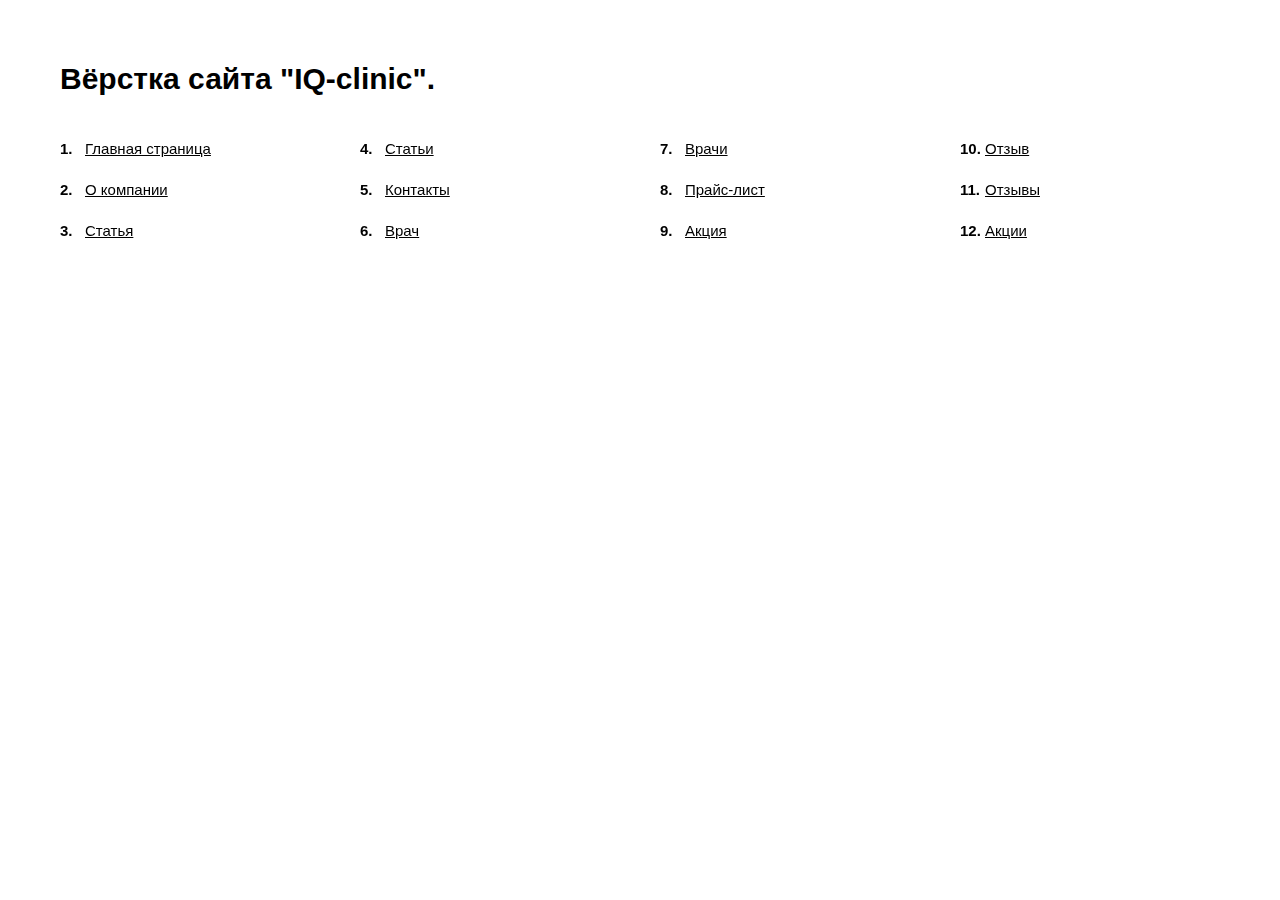
<file: demo_links.html>
<!DOCTYPE html>
<html lang="ru">
	<head>
		<meta http-equiv="Content-Type" content="text/html; charset=utf-8">

		<!-- Адаптирование страницы для мобильных устройств -->
		<meta name="viewport" content="width=device-width, initial-scale=1, maximum-scale=1">

		<!-- Запрет распознования номера телефона -->
		<meta name="format-detection" content="telephone=no">
		<meta name="SKYPE_TOOLBAR" content ="SKYPE_TOOLBAR_PARSER_COMPATIBLE">

		<style>
			*
			{
			    box-sizing: border-box;
			    margin: 0;
			    padding: 0;
			}

			*:before,
			*:after
			{
			    box-sizing: border-box;
			}


			.demo_links
			{
			    padding: 60px;
			}

			.demo_links .title
			{
			    font-family: Arial, 'Helvetica Neue', Helvetica, sans-serif;
			    font-size: 30px;
			    font-weight: 700;
			    line-height: 38px;

			    margin-bottom: 40px;
			}

			.demo_links ol
			{
			    font-family: Arial, 'Helvetica Neue', Helvetica, sans-serif;
			    font-size: 15px;
			    line-height: 21px;

			    counter-reset: li;

			    column-gap: 40px;
			    column-count: 4;
			}

			.demo_links ol li
			{
			    position: relative;

			    display: block;
			    overflow: hidden;

			    padding-left: 25px;

			    list-style-type: none;

			    transform: translateZ(0);

			    --webkit-column-break-inside: avoid;
			    page-break-inside: avoid;
			    break-inside: avoid;
			}

			.demo_links ol li + li
			{
			    margin-top: 20px;
			}

			.demo_links ol li:before
			{
			    color: var(--text_color);
			    font-weight: 700;

			    position: absolute;
			    top: 0;
			    left: 0;

			    content: counters(li, '.') '.';
			    counter-increment: li;
			}


			.demo_links li a
			{
			    color: #000;
			}

			.demo_links li a:hover
			{
			    text-decoration: none;
			}


			@media (max-width: 1279px)
			{
			    .demo_links ol
			    {
			        column-count: 3;
			    }
			}


			@media (max-width: 1023px)
			{
			    .demo_links
			    {
			        padding: 40px;
			    }

			    .demo_links .title
			    {
			        font-size: 28px;
			        line-height: 34px;

			        margin-bottom: 25px;
			    }

			    .demo_links ol
			    {
			        column-count: 2;
			    }
			}


			@media (max-width: 767px)
			{
			    .demo_links
			    {
			        padding: 30px;
			    }

			    .demo_links .title
			    {
			        font-size: 26px;
			        line-height: 32px;
			    }

			    .demo_links ol
			    {
			        column-gap: 40px;
			    }
			}


			@media (max-width: 479px)
			{
			    .demo_links
			    {
			        padding: 20px;
			    }

			    .demo_links .title
			    {
			        font-size: 22px;
			        line-height: 28px;

			        margin-bottom: 25px;
			    }

			    .demo_links ol
			    {
			        column-count: 1;
			    }

			    .demo_links ol li + li
			    {
			        margin-top: 15px;
			    }
			}

		</style>
	</head>

	<body>
		<div class="demo_links">
			<div class="title">Вёрстка сайта "IQ-clinic".</div>

			<ol>
				<li><a href="./index.html" target="_blank">Главная страница</a></li>
				<li><a href="./about.html" target="_blank">О компании</a></li>
				<li><a href="./article.html" target="_blank">Статья</a></li>
				<li><a href="./articles.html" target="_blank">Статьи</a></li>
				<li><a href="./contacts.html" target="_blank">Контакты</a></li>
				<li><a href="./doctor.html" target="_blank">Врач</a></li>
				<li><a href="./doctors.html" target="_blank">Врачи</a></li>
				<li><a href="./prices.html" target="_blank">Прайс-лист</a></li>
				<li><a href="./promotion.html" target="_blank">Акция</a></li>
				<li><a href="./review.html" target="_blank">Отзыв</a></li>
				<li><a href="./reviews.html" target="_blank">Отзывы</a></li>
				<li><a href="./stock.html" target="_blank">Акции</a></li>
			</ol>
		</div>
	</body>
</html>
</file>
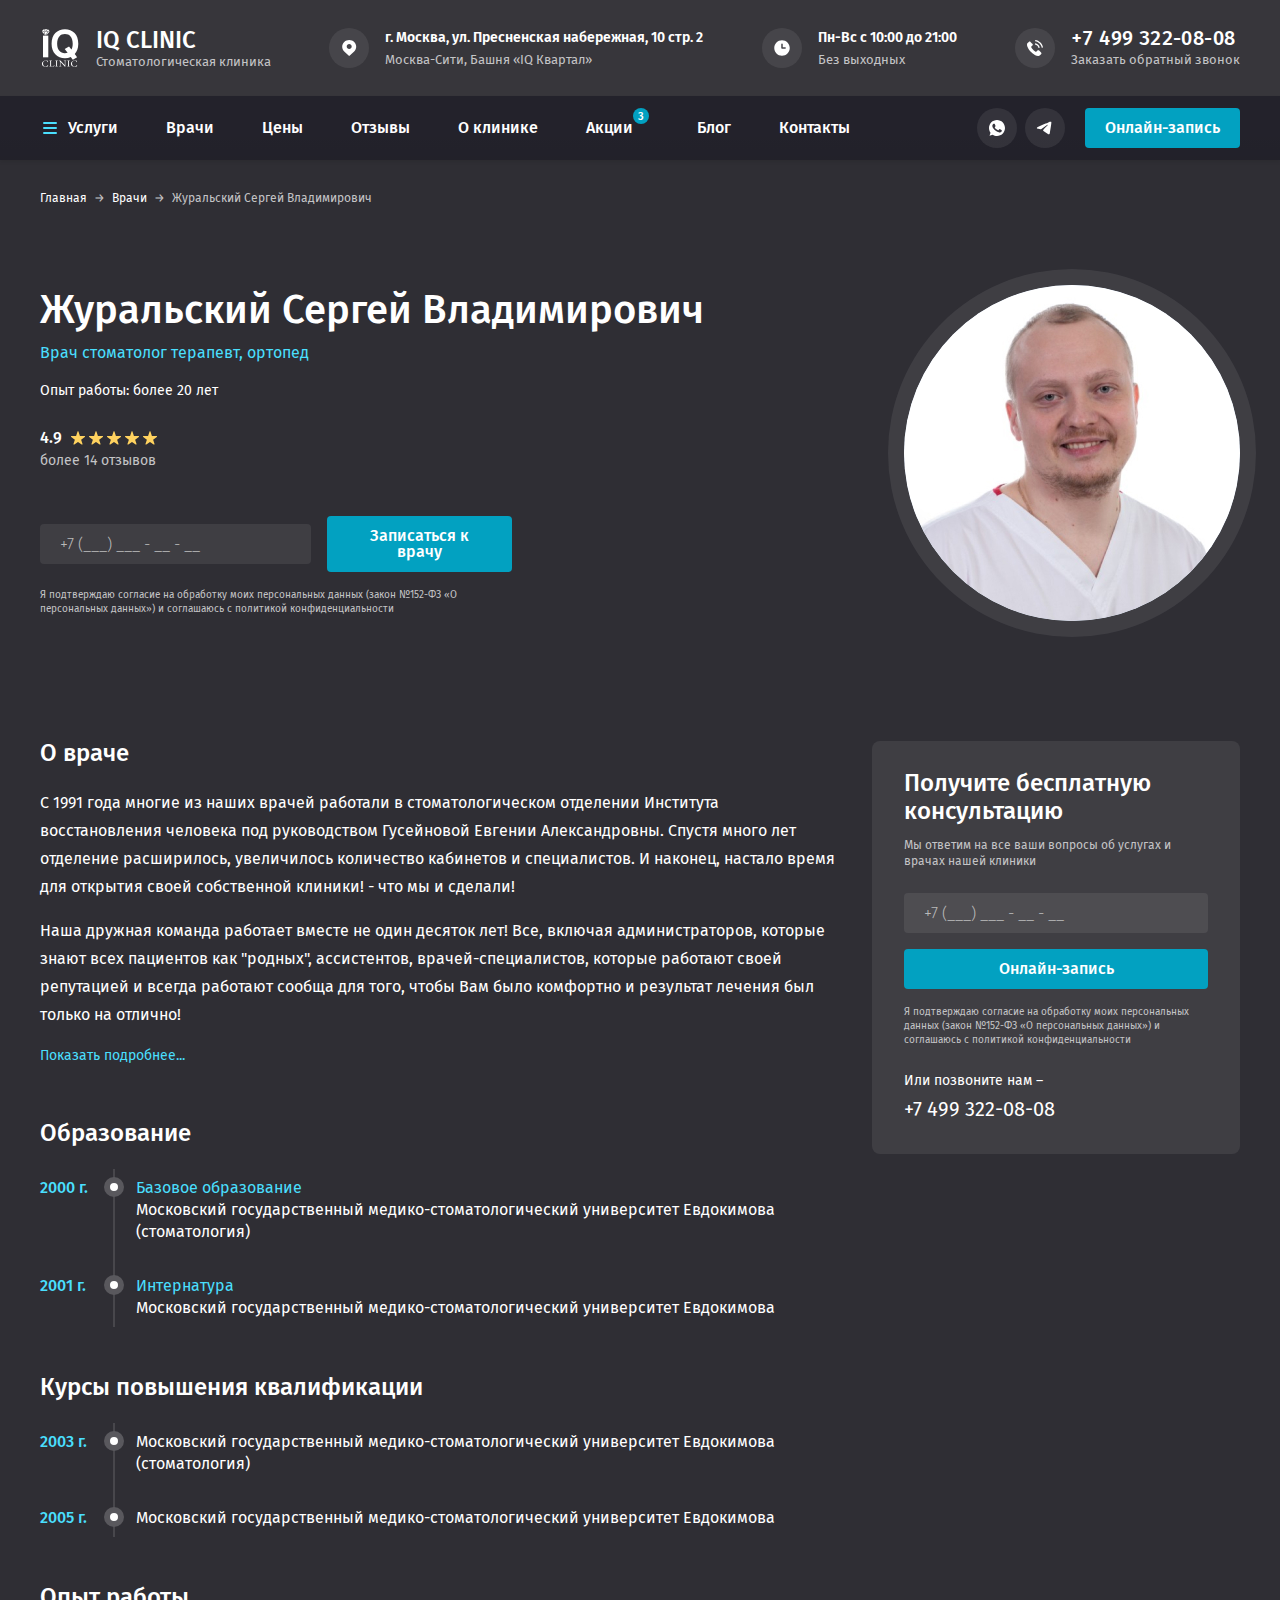
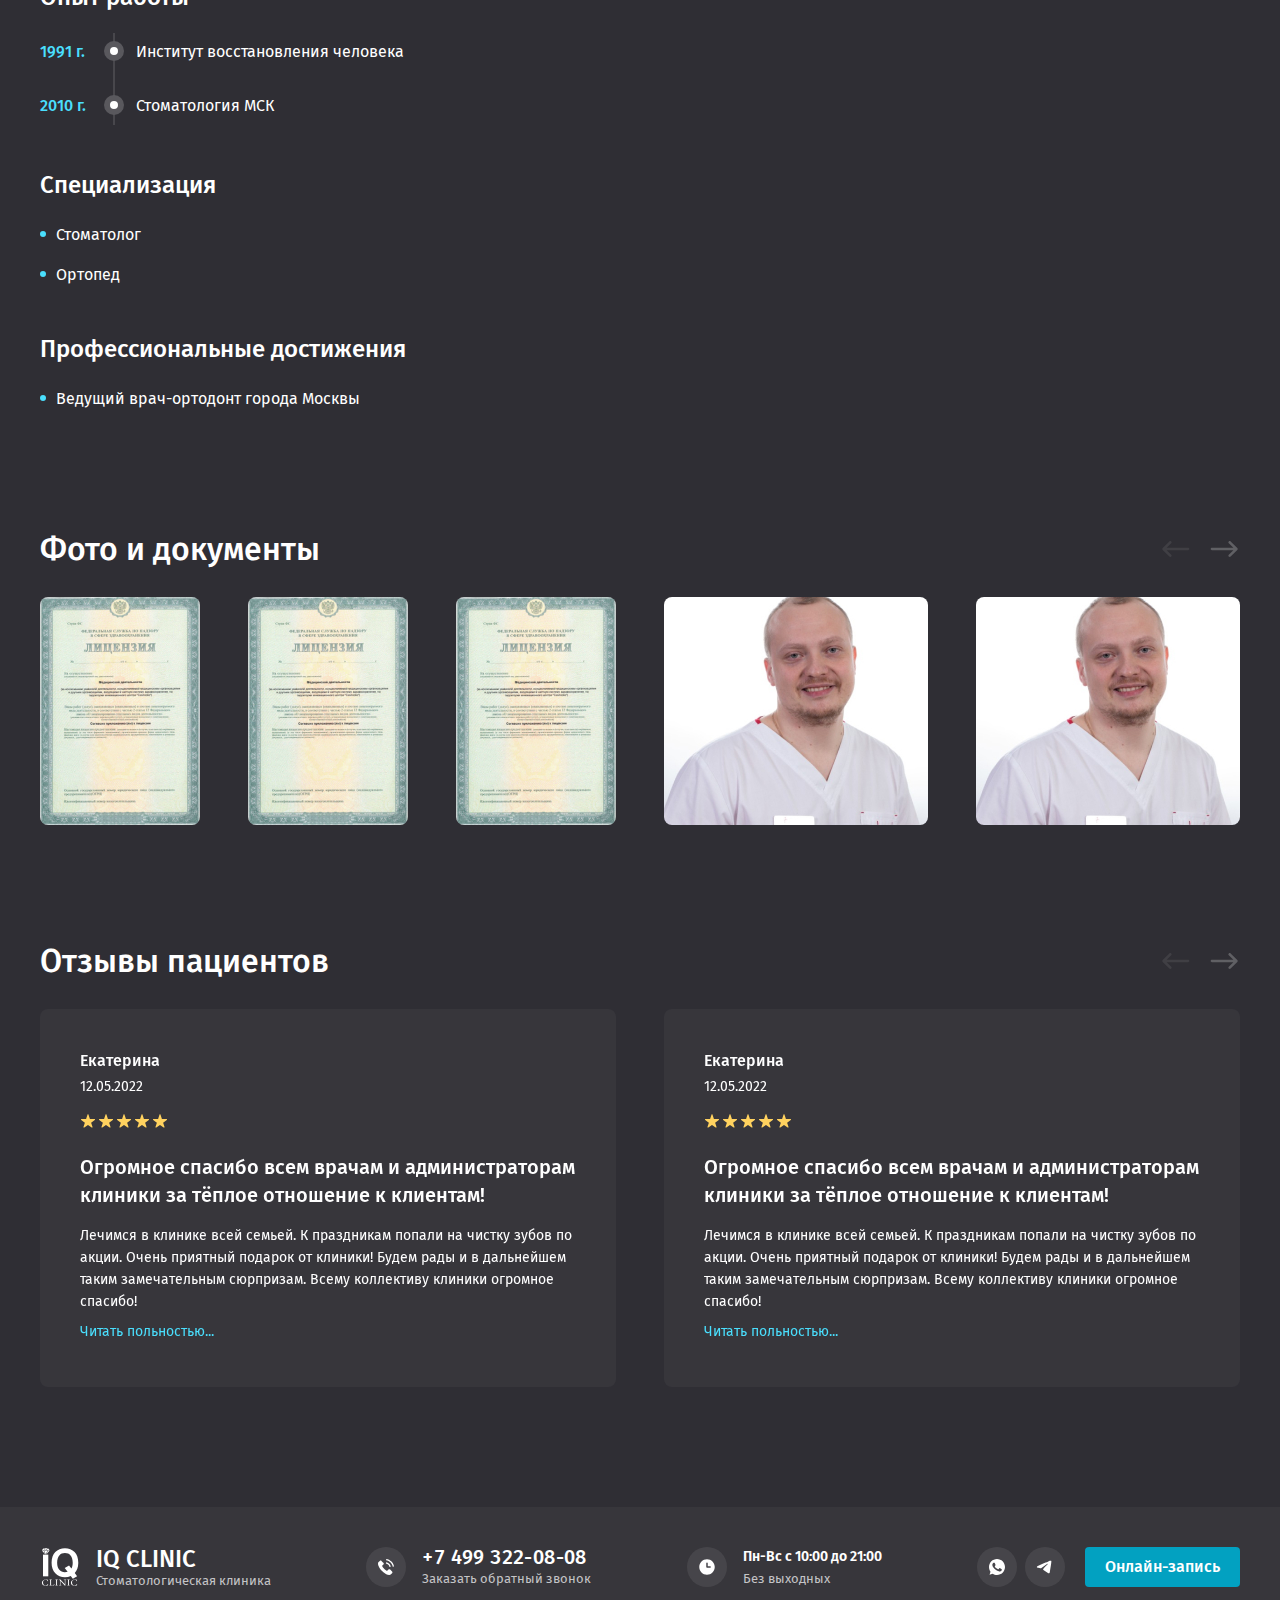
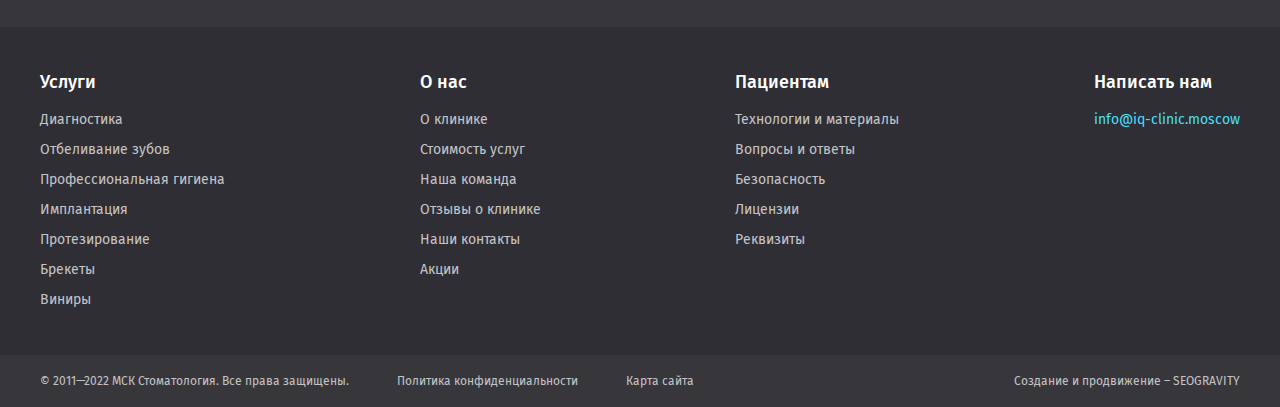
<file: doctor.html>
<!DOCTYPE html>
<html lang="ru">
	<head>
		<meta http-equiv="Content-Type" content="text/html; charset=utf-8">

		<!-- Адаптирование страницы для мобильных устройств -->
		<meta name="viewport" content="width=device-width, initial-scale=1, maximum-scale=1">

		<!-- Запрет распознования номера телефона -->
		<meta name="format-detection" content="telephone=no">
		<meta name="SKYPE_TOOLBAR" content ="SKYPE_TOOLBAR_PARSER_COMPATIBLE">

		<!-- Заголовок страницы -->
		<title>Заголовок страницы</title>

		<!-- Данное значение часто используют(использовали) поисковые системы -->
		<meta name="description" content="">
		<meta name="keywords" content="">

		<!-- Изменение цвета панели моб. браузера -->
		<meta name="msapplication-TileColor" content="#2F2E34">
		<meta name="theme-color" content="#2F2E34">

		<!-- Подключение шрифтов с гугла -->
		<link rel="preconnect" href="https://fonts.googleapis.com">
		<link rel="preconnect" href="https://fonts.gstatic.com" crossorigin>
		<link href="https://fonts.googleapis.com/css2?family=Fira+Sans:ital,wght@0,300;0,400;0,500;0,600;0,700;0,800;0,900;1,300;1,400;1,500;1,600;1,700;1,800;1,900&display=swap" rel="stylesheet">

		<!-- Подключение файлов стилей -->
		<link rel="stylesheet" href="css/swiper-bundle.min.css" async>
		<link rel="stylesheet" href="css/swiper.css" async>
		<link rel="stylesheet" href="css/fancybox.css" async>
		<link rel="stylesheet" href="css/styles.css" async>

		<link rel="stylesheet" href="css/response_1247.css" media="print, (max-width: 1247px)" async>
		<link rel="stylesheet" href="css/response_1023.css" media="print, (max-width: 1023px)" async>
		<link rel="stylesheet" href="css/response_767.css" media="print, (max-width: 767px)" async>
		<link rel="stylesheet" href="css/response_479.css" media="(max-width: 479px)" async>
	</head>

	<body>
		<div class="wrap">
			<div class="main">
				<header>
					<div class="scroll">
						<div class="info">
							<div class="cont row">
								<a href="/" class="logo">
									<img src="images/logo.svg" alt="">

									<div>
										<div class="name">IQ CLINIC</div>
										<div class="desc">Стоматологическая клиника</div>
									</div>
								</a>

								<div class="location">
									<div class="icon">
										<svg><use xlink:href="images/sprite.svg#ic_location"></use></svg>
									</div>

									<div>
										<div class="address">г. Москва, ул. Пресненская набережная, 10 стр. 2</div>
										<div class="exp">Москва-Сити, Башня «IQ Квартал»</div>
									</div>
								</div>

								<div class="time">
									<div class="icon">
										<svg><use xlink:href="images/sprite.svg#ic_time"></use></svg>
									</div>

									<div>
										<div>Пн-Вс с 10:00 до 21:00</div>
										<div class="exp">Без выходных</div>
									</div>
								</div>

								<div class="phone">
									<div class="icon">
										<svg><use xlink:href="images/sprite.svg#ic_phone"></use></svg>
									</div>

									<div>
										<div><a href="tel:+74993220808">+7 499 322-08-08</a></div>

										<div><button class="callback_btn modal_btn" data-modal="#callback_modal">Заказать обратный звонок</button></div>
									</div>
								</div>
							</div>
						</div>


						<div class="bottom">
							<div class="cont row">
								<div class="categories modal_cont">
									<button class="btn mini_modal_btn" data-modal-id="#categories_modal">
										<svg class="icon"><use xlink:href="images/sprite.svg#ic_menu"></use></svg>
										<span>Услуги</span>
									</button>

									<div class="mini_modal tabs_container" id="categories_modal">
										<div class="cont row">
											<div class="tabs">
												<button data-content="#categories_tab1" data-level="level1" class="active">Диагностика</button>

												<button data-content="#categories_tab2" data-level="level1">Профессиональная гигиена</button>

												<button data-content="#categories_tab3" data-level="level1">Лечение зубов</button>

												<button data-content="#categories_tab4" data-level="level1">Отбеливание зубов</button>

												<button data-content="#categories_tab5" data-level="level1">Исправление прикуса</button>

												<button data-content="#categories_tab6" data-level="level1">Брекеты</button>

												<button data-content="#categories_tab7" data-level="level1">Элайнеры</button>

												<button data-content="#categories_tab8" data-level="level1">Имплантация зубов</button>

												<button data-content="#categories_tab9" data-level="level1">Удаление зубов</button>

												<button data-content="#categories_tab10" data-level="level1">Протезирование зубов</button>

												<button data-content="#categories_tab11" data-level="level1">Виниры</button>

												<button data-content="#categories_tab12" data-level="level1">Реставрация зубов</button>
											</div>


											<div class="col_main">
												<div class="tab_content level1 active" id="categories_tab1">
													<div class="row">
														<div class="category">
															<div class="title">
																<a href="/">Имплантация зубов</a>
															</div>

															<div class="item">
																<div class="main">
																	<a href="/">Виды имплантации</a>
																</div>

																<div class="sub">
																	<div><a href="/">Одномоментная имплантация</a></div>
																	<div><a href="/">Одноэтапная имплантация</a></div>
																	<div><a href="/">Двухэтапная имплантация зубов</a></div>
																	<div><a href="/">Полная имплантация зубов</a></div>
																	<div><a href="/">Все зубы на 4х имплантах</a></div>
																</div>
															</div>

															<div class="item">
																<div class="main">
																	<a href="/">При недостатке кости или десны</a>
																</div>

																<div class="sub">
																	<div><a href="/">Костная пластика</a></div>
																	<div><a href="/">Синус-лифтинг</a></div>
																	<div><a href="/">Наращивание десны</a></div>
																</div>
															</div>
														</div>

														<div class="category">
															<div class="title">
																<a href="/">Имплантация «под ключ»</a>
															</div>

															<div class="item">
																<div class="main">
																	<a href="/">Система имплантации</a>
																</div>

																<div class="sub">
																	<div><a href="/">Dentium (Южная Корея)</a></div>
																	<div><a href="/">Nobel (США)</a></div>
																	<div><a href="/">Astra Tech (Швеция)</a></div>
																</div>
															</div>
														</div>
													</div>
												</div>


												<div class="tab_content level1" id="categories_tab2">
													<div class="row">
														<div class="category">
															<div class="title">
																<a href="/">Имплантация зубов</a>
															</div>

															<div class="item">
																<div class="main">
																	<a href="/">Виды имплантации</a>
																</div>

																<div class="sub">
																	<div><a href="/">Одномоментная имплантация</a></div>
																	<div><a href="/">Одноэтапная имплантация</a></div>
																	<div><a href="/">Двухэтапная имплантация зубов</a></div>
																	<div><a href="/">Полная имплантация зубов</a></div>
																	<div><a href="/">Все зубы на 4х имплантах</a></div>
																</div>
															</div>

															<div class="item">
																<div class="main">
																	<a href="/">При недостатке кости или десны</a>
																</div>

																<div class="sub">
																	<div><a href="/">Костная пластика</a></div>
																	<div><a href="/">Синус-лифтинг</a></div>
																	<div><a href="/">Наращивание десны</a></div>
																</div>
															</div>
														</div>

														<div class="category">
															<div class="title">
																<a href="/">Имплантация «под ключ»</a>
															</div>

															<div class="item">
																<div class="main">
																	<a href="/">Система имплантации</a>
																</div>

																<div class="sub">
																	<div><a href="/">Dentium (Южная Корея)</a></div>
																	<div><a href="/">Nobel (США)</a></div>
																	<div><a href="/">Astra Tech (Швеция)</a></div>
																</div>
															</div>
														</div>
													</div>
												</div>


												<div class="tab_content level1" id="categories_tab3">
													<div class="row">
														<div class="category">
															<div class="title">
																<a href="/">Имплантация зубов</a>
															</div>

															<div class="item">
																<div class="main">
																	<a href="/">Виды имплантации</a>
																</div>

																<div class="sub">
																	<div><a href="/">Одномоментная имплантация</a></div>
																	<div><a href="/">Одноэтапная имплантация</a></div>
																	<div><a href="/">Двухэтапная имплантация зубов</a></div>
																	<div><a href="/">Полная имплантация зубов</a></div>
																	<div><a href="/">Все зубы на 4х имплантах</a></div>
																</div>
															</div>

															<div class="item">
																<div class="main">
																	<a href="/">При недостатке кости или десны</a>
																</div>

																<div class="sub">
																	<div><a href="/">Костная пластика</a></div>
																	<div><a href="/">Синус-лифтинг</a></div>
																	<div><a href="/">Наращивание десны</a></div>
																</div>
															</div>
														</div>

														<div class="category">
															<div class="title">
																<a href="/">Имплантация «под ключ»</a>
															</div>

															<div class="item">
																<div class="main">
																	<a href="/">Система имплантации</a>
																</div>

																<div class="sub">
																	<div><a href="/">Dentium (Южная Корея)</a></div>
																	<div><a href="/">Nobel (США)</a></div>
																	<div><a href="/">Astra Tech (Швеция)</a></div>
																</div>
															</div>
														</div>
													</div>
												</div>


												<div class="tab_content level1" id="categories_tab4">
													<div class="row">
														<div class="category">
															<div class="title">
																<a href="/">Имплантация зубов</a>
															</div>

															<div class="item">
																<div class="main">
																	<a href="/">Виды имплантации</a>
																</div>

																<div class="sub">
																	<div><a href="/">Одномоментная имплантация</a></div>
																	<div><a href="/">Одноэтапная имплантация</a></div>
																	<div><a href="/">Двухэтапная имплантация зубов</a></div>
																	<div><a href="/">Полная имплантация зубов</a></div>
																	<div><a href="/">Все зубы на 4х имплантах</a></div>
																</div>
															</div>

															<div class="item">
																<div class="main">
																	<a href="/">При недостатке кости или десны</a>
																</div>

																<div class="sub">
																	<div><a href="/">Костная пластика</a></div>
																	<div><a href="/">Синус-лифтинг</a></div>
																	<div><a href="/">Наращивание десны</a></div>
																</div>
															</div>
														</div>

														<div class="category">
															<div class="title">
																<a href="/">Имплантация «под ключ»</a>
															</div>

															<div class="item">
																<div class="main">
																	<a href="/">Система имплантации</a>
																</div>

																<div class="sub">
																	<div><a href="/">Dentium (Южная Корея)</a></div>
																	<div><a href="/">Nobel (США)</a></div>
																	<div><a href="/">Astra Tech (Швеция)</a></div>
																</div>
															</div>
														</div>
													</div>
												</div>


												<div class="tab_content level1" id="categories_tab5">
													<div class="row">
														<div class="category">
															<div class="title">
																<a href="/">Имплантация зубов</a>
															</div>

															<div class="item">
																<div class="main">
																	<a href="/">Виды имплантации</a>
																</div>

																<div class="sub">
																	<div><a href="/">Одномоментная имплантация</a></div>
																	<div><a href="/">Одноэтапная имплантация</a></div>
																	<div><a href="/">Двухэтапная имплантация зубов</a></div>
																	<div><a href="/">Полная имплантация зубов</a></div>
																	<div><a href="/">Все зубы на 4х имплантах</a></div>
																</div>
															</div>

															<div class="item">
																<div class="main">
																	<a href="/">При недостатке кости или десны</a>
																</div>

																<div class="sub">
																	<div><a href="/">Костная пластика</a></div>
																	<div><a href="/">Синус-лифтинг</a></div>
																	<div><a href="/">Наращивание десны</a></div>
																</div>
															</div>
														</div>

														<div class="category">
															<div class="title">
																<a href="/">Имплантация «под ключ»</a>
															</div>

															<div class="item">
																<div class="main">
																	<a href="/">Система имплантации</a>
																</div>

																<div class="sub">
																	<div><a href="/">Dentium (Южная Корея)</a></div>
																	<div><a href="/">Nobel (США)</a></div>
																	<div><a href="/">Astra Tech (Швеция)</a></div>
																</div>
															</div>
														</div>
													</div>
												</div>


												<div class="tab_content level1" id="categories_tab6">
													<div class="row">
														<div class="category">
															<div class="title">
																<a href="/">Имплантация зубов</a>
															</div>

															<div class="item">
																<div class="main">
																	<a href="/">Виды имплантации</a>
																</div>

																<div class="sub">
																	<div><a href="/">Одномоментная имплантация</a></div>
																	<div><a href="/">Одноэтапная имплантация</a></div>
																	<div><a href="/">Двухэтапная имплантация зубов</a></div>
																	<div><a href="/">Полная имплантация зубов</a></div>
																	<div><a href="/">Все зубы на 4х имплантах</a></div>
																</div>
															</div>

															<div class="item">
																<div class="main">
																	<a href="/">При недостатке кости или десны</a>
																</div>

																<div class="sub">
																	<div><a href="/">Костная пластика</a></div>
																	<div><a href="/">Синус-лифтинг</a></div>
																	<div><a href="/">Наращивание десны</a></div>
																</div>
															</div>
														</div>

														<div class="category">
															<div class="title">
																<a href="/">Имплантация «под ключ»</a>
															</div>

															<div class="item">
																<div class="main">
																	<a href="/">Система имплантации</a>
																</div>

																<div class="sub">
																	<div><a href="/">Dentium (Южная Корея)</a></div>
																	<div><a href="/">Nobel (США)</a></div>
																	<div><a href="/">Astra Tech (Швеция)</a></div>
																</div>
															</div>
														</div>
													</div>
												</div>


												<div class="tab_content level1" id="categories_tab7">
													<div class="row">
														<div class="category">
															<div class="title">
																<a href="/">Имплантация зубов</a>
															</div>

															<div class="item">
																<div class="main">
																	<a href="/">Виды имплантации</a>
																</div>

																<div class="sub">
																	<div><a href="/">Одномоментная имплантация</a></div>
																	<div><a href="/">Одноэтапная имплантация</a></div>
																	<div><a href="/">Двухэтапная имплантация зубов</a></div>
																	<div><a href="/">Полная имплантация зубов</a></div>
																	<div><a href="/">Все зубы на 4х имплантах</a></div>
																</div>
															</div>

															<div class="item">
																<div class="main">
																	<a href="/">При недостатке кости или десны</a>
																</div>

																<div class="sub">
																	<div><a href="/">Костная пластика</a></div>
																	<div><a href="/">Синус-лифтинг</a></div>
																	<div><a href="/">Наращивание десны</a></div>
																</div>
															</div>
														</div>

														<div class="category">
															<div class="title">
																<a href="/">Имплантация «под ключ»</a>
															</div>

															<div class="item">
																<div class="main">
																	<a href="/">Система имплантации</a>
																</div>

																<div class="sub">
																	<div><a href="/">Dentium (Южная Корея)</a></div>
																	<div><a href="/">Nobel (США)</a></div>
																	<div><a href="/">Astra Tech (Швеция)</a></div>
																</div>
															</div>
														</div>
													</div>
												</div>


												<div class="tab_content level1" id="categories_tab8">
													<div class="row">
														<div class="category">
															<div class="title">
																<a href="/">Имплантация зубов</a>
															</div>

															<div class="item">
																<div class="main">
																	<a href="/">Виды имплантации</a>
																</div>

																<div class="sub">
																	<div><a href="/">Одномоментная имплантация</a></div>
																	<div><a href="/">Одноэтапная имплантация</a></div>
																	<div><a href="/">Двухэтапная имплантация зубов</a></div>
																	<div><a href="/">Полная имплантация зубов</a></div>
																	<div><a href="/">Все зубы на 4х имплантах</a></div>
																</div>
															</div>

															<div class="item">
																<div class="main">
																	<a href="/">При недостатке кости или десны</a>
																</div>

																<div class="sub">
																	<div><a href="/">Костная пластика</a></div>
																	<div><a href="/">Синус-лифтинг</a></div>
																	<div><a href="/">Наращивание десны</a></div>
																</div>
															</div>
														</div>

														<div class="category">
															<div class="title">
																<a href="/">Имплантация «под ключ»</a>
															</div>

															<div class="item">
																<div class="main">
																	<a href="/">Система имплантации</a>
																</div>

																<div class="sub">
																	<div><a href="/">Dentium (Южная Корея)</a></div>
																	<div><a href="/">Nobel (США)</a></div>
																	<div><a href="/">Astra Tech (Швеция)</a></div>
																</div>
															</div>
														</div>
													</div>
												</div>


												<div class="tab_content level1" id="categories_tab9">
													<div class="row">
														<div class="category">
															<div class="title">
																<a href="/">Имплантация зубов</a>
															</div>

															<div class="item">
																<div class="main">
																	<a href="/">Виды имплантации</a>
																</div>

																<div class="sub">
																	<div><a href="/">Одномоментная имплантация</a></div>
																	<div><a href="/">Одноэтапная имплантация</a></div>
																	<div><a href="/">Двухэтапная имплантация зубов</a></div>
																	<div><a href="/">Полная имплантация зубов</a></div>
																	<div><a href="/">Все зубы на 4х имплантах</a></div>
																</div>
															</div>

															<div class="item">
																<div class="main">
																	<a href="/">При недостатке кости или десны</a>
																</div>

																<div class="sub">
																	<div><a href="/">Костная пластика</a></div>
																	<div><a href="/">Синус-лифтинг</a></div>
																	<div><a href="/">Наращивание десны</a></div>
																</div>
															</div>
														</div>

														<div class="category">
															<div class="title">
																<a href="/">Имплантация «под ключ»</a>
															</div>

															<div class="item">
																<div class="main">
																	<a href="/">Система имплантации</a>
																</div>

																<div class="sub">
																	<div><a href="/">Dentium (Южная Корея)</a></div>
																	<div><a href="/">Nobel (США)</a></div>
																	<div><a href="/">Astra Tech (Швеция)</a></div>
																</div>
															</div>
														</div>
													</div>
												</div>


												<div class="tab_content level1" id="categories_tab10">
													<div class="row">
														<div class="category">
															<div class="title">
																<a href="/">Имплантация зубов</a>
															</div>

															<div class="item">
																<div class="main">
																	<a href="/">Виды имплантации</a>
																</div>

																<div class="sub">
																	<div><a href="/">Одномоментная имплантация</a></div>
																	<div><a href="/">Одноэтапная имплантация</a></div>
																	<div><a href="/">Двухэтапная имплантация зубов</a></div>
																	<div><a href="/">Полная имплантация зубов</a></div>
																	<div><a href="/">Все зубы на 4х имплантах</a></div>
																</div>
															</div>

															<div class="item">
																<div class="main">
																	<a href="/">При недостатке кости или десны</a>
																</div>

																<div class="sub">
																	<div><a href="/">Костная пластика</a></div>
																	<div><a href="/">Синус-лифтинг</a></div>
																	<div><a href="/">Наращивание десны</a></div>
																</div>
															</div>
														</div>

														<div class="category">
															<div class="title">
																<a href="/">Имплантация «под ключ»</a>
															</div>

															<div class="item">
																<div class="main">
																	<a href="/">Система имплантации</a>
																</div>

																<div class="sub">
																	<div><a href="/">Dentium (Южная Корея)</a></div>
																	<div><a href="/">Nobel (США)</a></div>
																	<div><a href="/">Astra Tech (Швеция)</a></div>
																</div>
															</div>
														</div>
													</div>
												</div>


												<div class="tab_content level1" id="categories_tab11">
													<div class="row">
														<div class="category">
															<div class="title">
																<a href="/">Имплантация зубов</a>
															</div>

															<div class="item">
																<div class="main">
																	<a href="/">Виды имплантации</a>
																</div>

																<div class="sub">
																	<div><a href="/">Одномоментная имплантация</a></div>
																	<div><a href="/">Одноэтапная имплантация</a></div>
																	<div><a href="/">Двухэтапная имплантация зубов</a></div>
																	<div><a href="/">Полная имплантация зубов</a></div>
																	<div><a href="/">Все зубы на 4х имплантах</a></div>
																</div>
															</div>

															<div class="item">
																<div class="main">
																	<a href="/">При недостатке кости или десны</a>
																</div>

																<div class="sub">
																	<div><a href="/">Костная пластика</a></div>
																	<div><a href="/">Синус-лифтинг</a></div>
																	<div><a href="/">Наращивание десны</a></div>
																</div>
															</div>
														</div>

														<div class="category">
															<div class="title">
																<a href="/">Имплантация «под ключ»</a>
															</div>

															<div class="item">
																<div class="main">
																	<a href="/">Система имплантации</a>
																</div>

																<div class="sub">
																	<div><a href="/">Dentium (Южная Корея)</a></div>
																	<div><a href="/">Nobel (США)</a></div>
																	<div><a href="/">Astra Tech (Швеция)</a></div>
																</div>
															</div>
														</div>
													</div>
												</div>


												<div class="tab_content level1" id="categories_tab12">
													<div class="row">
														<div class="category">
															<div class="title">
																<a href="/">Имплантация зубов</a>
															</div>

															<div class="item">
																<div class="main">
																	<a href="/">Виды имплантации</a>
																</div>

																<div class="sub">
																	<div><a href="/">Одномоментная имплантация</a></div>
																	<div><a href="/">Одноэтапная имплантация</a></div>
																	<div><a href="/">Двухэтапная имплантация зубов</a></div>
																	<div><a href="/">Полная имплантация зубов</a></div>
																	<div><a href="/">Все зубы на 4х имплантах</a></div>
																</div>
															</div>

															<div class="item">
																<div class="main">
																	<a href="/">При недостатке кости или десны</a>
																</div>

																<div class="sub">
																	<div><a href="/">Костная пластика</a></div>
																	<div><a href="/">Синус-лифтинг</a></div>
																	<div><a href="/">Наращивание десны</a></div>
																</div>
															</div>
														</div>

														<div class="category">
															<div class="title">
																<a href="/">Имплантация «под ключ»</a>
															</div>

															<div class="item">
																<div class="main">
																	<a href="/">Система имплантации</a>
																</div>

																<div class="sub">
																	<div><a href="/">Dentium (Южная Корея)</a></div>
																	<div><a href="/">Nobel (США)</a></div>
																	<div><a href="/">Astra Tech (Швеция)</a></div>
																</div>
															</div>
														</div>
													</div>
												</div>

												<div class="consult_form">
													<div class="title">Получите бесплатную консультацию</div>

													<div class="desc">Мы ответим на все ваши вопросы об услугах и врачах нашей клиники</div>

													<form action="" class="form">
														<div class="line">
															<div class="field">
																<input type="tel" name="" value="" class="input" placeholder="+7 (___) ___ - __ - __">
															</div>
														</div>

														<div class="submit">
															<button type="submit" class="submit_btn">Онлайн-запись</button>
														</div>

														<div class="agree">Я подтверждаю согласие на обработку моих персональных данных (закон №152-ФЗ «О персональных данных») и соглашаюсь с политикой конфиденциальности</div>
													</form>

													<div class="or_call">
														<div>Или позвоните нам –</div>
														<div><a href="tel:+74993220808">+7 499 322-08-08</a></div>
													</div>
												</div>
											</div>
										</div>
									</div>
								</div>

								<nav class="menu row">
									<div class="menu_item mob_menu_item">
										<a href="/">Услуги</a>
									</div>

									<div class="menu_item">
										<a href="/">Врачи</a>
									</div>

									<div class="menu_item">
										<a href="/">Цены</a>
									</div>

									<div class="menu_item">
										<a href="/">Отзывы</a>
									</div>

									<div class="menu_item">
										<a href="/">О клинике</a>
									</div>

									<div class="menu_item">
										<a href="/">Акции<sup>3</sup></a>
									</div>

									<div class="menu_item">
										<a href="/">Блог</a>
									</div>

									<div class="menu_item">
										<a href="/">Контакты</a>
									</div>
								</nav>

								<div class="messengers">
									<a href="/" target="_blank" rel="noopener nofollow" class="whatsapp_link">
										<svg class="icon"><use xlink:href="images/sprite.svg#ic_whatsapp"></use></svg>
									</a>

									<a href="/" target="_blank" rel="noopener nofollow" class="telegram_link">
										<svg class="icon"><use xlink:href="images/sprite.svg#ic_telegram"></use></svg>
									</a>
								</div>

								<button class="order_btn modal_btn" data-modal="#order_modal">Онлайн-запись</button>
							</div>
						</div>
					</div>
				</header>


				<section class="mob_header">
					<div class="cont row">
						<a href="/" class="logo">
							<img src="images/logo.svg" alt="">

							<div>
								<div class="name">IQ CLINIC</div>
								<div class="desc">Стоматологическая клиника</div>
							</div>
						</a>

						<a href="tel:+74993220808" class="phone">
							<svg class="icon"><use xlink:href="images/sprite.svg#ic_phone"></use></svg>
						</a>

						<button class="mob_menu_btn">
							<svg class="icon"><use xlink:href="images/sprite.svg#ic_menu"></use></svg>
							<svg class="icon"><use xlink:href="images/sprite.svg#ic_close"></use></svg>
						</button>
					</div>
				</section>


				<section class="page_head">
					<div class="cont">
						<div class="breadcrumbs">
							<a href="/">Главная</a> <span class="sep">→</span>
							<a href="/">Врачи</a> <span class="sep">→</span>
							<span class="current">Журальский Сергей Владимирович</span>
						</div>
					</div>
				</section>


				<section class="person_info block">
					<div class="cont row">
						<div class="data">
							<div class="name">Журальский Сергей Владимирович</div>

							<div class="post">Врач стоматолог терапевт, ортопед</div>

							<div class="experience">Опыт работы: более 20 лет</div>

							<div class="rating">
								<div class="val">4.9</div>

								<div class="stars">
									<svg class="icon"><use xlink:href="images/sprite.svg#ic_star"></use></svg>
									<svg class="icon"><use xlink:href="images/sprite.svg#ic_star"></use></svg>
									<svg class="icon"><use xlink:href="images/sprite.svg#ic_star"></use></svg>
									<svg class="icon"><use xlink:href="images/sprite.svg#ic_star"></use></svg>
									<svg class="icon"><use xlink:href="images/sprite.svg#ic_star"></use></svg>
								</div>

								<div class="count">более 14 отзывов</div>
							</div>

							<form action="" class="form">
								<div class="line">
									<div class="field">
										<input type="tel" name="" value="" class="input" placeholder="+7 (___) ___ - __ - __">
									</div>
								</div>

								<div class="submit">
									<button type="submit" class="submit_btn">Записаться к врачу</button>
								</div>

								<div class="agree">Я подтверждаю согласие на обработку моих персональных данных (закон №152-ФЗ «О персональных данных») и соглашаюсь с политикой конфиденциальности</div>
							</form>
						</div>

						<div class="photo">
							<img data-src="images/tmp/person_photo_big.jpg" alt="" class="lazyload">
						</div>
					</div>
				</section>


				<section class="about_person block">
					<div class="cont row">
						<div class="col_main">
							<div class="section">
								<div class="title">О враче</div>

								<div class="text_block">
									<p>С 1991 года многие из наших врачей работали в стоматологическом отделении Института восстановления человека под руководством Гусейновой Евгении Александровны. Спустя много лет отделение расширилось, увеличилось количество кабинетов и специалистов. И наконец, настало время для открытия своей собственной клиники! - что мы и сделали!</p>

									<p>Наша дружная команда работает вместе не один десяток лет! Все, включая администраторов, которые знают всех пациентов как "родных", ассистентов, врачей-специалистов, которые работают своей репутацией и всегда работают сообща для того, чтобы Вам было комфортно и результат лечения был только на отлично!</p>

									<div class="hide">
										<p>С 1991 года многие из наших врачей работали в стоматологическом отделении Института восстановления человека под руководством Гусейновой Евгении Александровны. Спустя много лет отделение расширилось, увеличилось количество кабинетов и специалистов. И наконец, настало время для открытия своей собственной клиники! - что мы и сделали!</p>

										<p>Наша дружная команда работает вместе не один десяток лет! Все, включая администраторов, которые знают всех пациентов как "родных", ассистентов, врачей-специалистов, которые работают своей репутацией и всегда работают сообща для того, чтобы Вам было комфортно и результат лечения был только на отлично!</p>
									</div>

									<button class="spoler_btn">
										<span>Показать подробнее...</span>
										<span>Свернуть обратно...</span>
									</button>
								</div>
							</div>

							<div class="section min_m">
								<div class="title">Образование</div>

								<div class="timeline">
									<div class="item">
										<div class="year">2000 г.</div>

										<div>
											<div class="label">Базовое образование</div>

											<div class="val">Московский государственный медико-стоматологический университет Евдокимова (стоматология)</div>
										</div>
									</div>

									<div class="item">
										<div class="year">2001 г.</div>

										<div>
											<div class="label">Интернатура</div>

											<div class="val">Московский государственный медико-стоматологический университет Евдокимова</div>
										</div>
									</div>
								</div>
							</div>

							<div class="section min_m">
								<div class="title">Курсы повышения квалификации</div>

								<div class="timeline">
									<div class="item">
										<div class="year">2003 г.</div>

										<div>
											<div class="val">Московский государственный медико-стоматологический университет Евдокимова (стоматология)</div>
										</div>
									</div>

									<div class="item">
										<div class="year">2005 г.</div>

										<div>
											<div class="val">Московский государственный медико-стоматологический университет Евдокимова</div>
										</div>
									</div>
								</div>
							</div>

							<div class="section min_m">
								<div class="title">Опыт работы</div>

								<div class="timeline">
									<div class="item">
										<div class="year">1991  г.</div>

										<div>
											<div class="val">Институт восстановления человека</div>
										</div>
									</div>

									<div class="item">
										<div class="year">2010 г.</div>

										<div>
											<div class="val">Стоматология МСК</div>
										</div>
									</div>
								</div>
							</div>

							<div class="section min_m">
								<div class="title">Специализация</div>

								<div class="text_block">
									<ul>
										<li>Стоматолог</li>
										<li>Ортопед</li>
									</ul>
								</div>
							</div>

							<div class="section min_m">
								<div class="title">Профессиональные достижения</div>

								<div class="text_block">
									<ul>
										<li>Ведущий врач-ортодонт города Москвы</li>
									</ul>
								</div>
							</div>
						</div>

						<div class="col_right">
							<div class="consult_form sticky">
								<div class="title">Получите бесплатную консультацию</div>

								<div class="desc">Мы ответим на все ваши вопросы об услугах и врачах нашей клиники</div>

								<form action="" class="form">
									<div class="line">
										<div class="field">
											<input type="tel" name="" value="" class="input" placeholder="+7 (___) ___ - __ - __">
										</div>
									</div>

									<div class="submit">
										<button type="submit" class="submit_btn">Онлайн-запись</button>
									</div>

									<div class="agree">Я подтверждаю согласие на обработку моих персональных данных (закон №152-ФЗ «О персональных данных») и соглашаюсь с политикой конфиденциальности</div>
								</form>

								<div class="or_call">
									<div>Или позвоните нам –</div>
									<div><a href="tel:+74993220808">+7 499 322-08-08</a></div>
								</div>
							</div>
						</div>
					</div>
				</section>


				<section class="photos block">
					<div class="cont">
						<div class="block_head">
							<div class="title">Фото и документы</div>
						</div>

						<div class="swiper">
							<div class="swiper-wrapper">
								<div class="swiper-slide">
									<a href="images/tmp/cert_thumb.jpg" class="item fancy_img" data-fancybox="photos">
										<img src="images/tmp/cert_thumb.jpg" alt="">
									</a>
								</div>

								<div class="swiper-slide">
									<a href="images/tmp/cert_thumb.jpg" class="item fancy_img" data-fancybox="photos">
										<img src="images/tmp/cert_thumb.jpg" alt="">
									</a>
								</div>

								<div class="swiper-slide">
									<a href="images/tmp/cert_thumb.jpg" class="item fancy_img" data-fancybox="photos">
										<img src="images/tmp/cert_thumb.jpg" alt="">
									</a>
								</div>

								<div class="swiper-slide">
									<a href="images/tmp/photos_photo.jpg" class="item fancy_img" data-fancybox="photos">
										<img src="images/tmp/photos_photo.jpg" alt="">
									</a>
								</div>

								<div class="swiper-slide">
									<a href="images/tmp/photos_photo.jpg" class="item fancy_img" data-fancybox="photos">
										<img src="images/tmp/photos_photo.jpg" alt="">
									</a>
								</div>

								<div class="swiper-slide">
									<a href="images/tmp/cert_thumb.jpg" class="item fancy_img" data-fancybox="photos">
										<img src="images/tmp/cert_thumb.jpg" alt="">
									</a>
								</div>

								<div class="swiper-slide">
									<a href="images/tmp/cert_thumb.jpg" class="item fancy_img" data-fancybox="photos">
										<img src="images/tmp/cert_thumb.jpg" alt="">
									</a>
								</div>

								<div class="swiper-slide">
									<a href="images/tmp/cert_thumb.jpg" class="item fancy_img" data-fancybox="photos">
										<img src="images/tmp/cert_thumb.jpg" alt="">
									</a>
								</div>

								<div class="swiper-slide">
									<a href="images/tmp/photos_photo.jpg" class="item fancy_img" data-fancybox="photos">
										<img src="images/tmp/photos_photo.jpg" alt="">
									</a>
								</div>

								<div class="swiper-slide">
									<a href="images/tmp/photos_photo.jpg" class="item fancy_img" data-fancybox="photos">
										<img src="images/tmp/photos_photo.jpg" alt="">
									</a>
								</div>
							</div>

							<div class="swiper-button-prev">
								<svg class="icon"><use xlink:href="images/sprite.svg#ic_arrow_hor"></use></svg>
							</div>

							<div class="swiper-button-next">
								<svg class="icon"><use xlink:href="images/sprite.svg#ic_arrow_hor"></use></svg>
							</div>
						</div>
					</div>
				</section>


				<section class="reviews block">
					<div class="cont">
						<div class="block_head pad_r">
							<div class="title">Отзывы пациентов</div>
						</div>

						<div class="swiper">
							<div class="swiper-wrapper">
								<div class="swiper-slide">
									<div class="review">
										<div class="name">Екатерина</div>

										<div class="date">12.05.2022</div>

										<div class="rating">
											<svg class="icon"><use xlink:href="images/sprite.svg#ic_star"></use></svg>
											<svg class="icon"><use xlink:href="images/sprite.svg#ic_star"></use></svg>
											<svg class="icon"><use xlink:href="images/sprite.svg#ic_star"></use></svg>
											<svg class="icon"><use xlink:href="images/sprite.svg#ic_star"></use></svg>
											<svg class="icon"><use xlink:href="images/sprite.svg#ic_star"></use></svg>
										</div>

										<div class="title">Огромное спасибо всем врачам и администраторам клиники за тёплое отношение к клиентам!</div>

										<div class="text">Лечимся в клинике всей семьей. К праздникам попали на чистку зубов по акции. Очень приятный подарок от клиники! Будем рады и в дальнейшем таким замечательным сюрпризам. Всему коллективу клиники огромное спасибо!</div>

										<div class="link">
											<a href="/">Читать польностью...</a>
										</div>
									</div>
								</div>

								<div class="swiper-slide">
									<div class="review">
										<div class="name">Екатерина</div>

										<div class="date">12.05.2022</div>

										<div class="rating">
											<svg class="icon"><use xlink:href="images/sprite.svg#ic_star"></use></svg>
											<svg class="icon"><use xlink:href="images/sprite.svg#ic_star"></use></svg>
											<svg class="icon"><use xlink:href="images/sprite.svg#ic_star"></use></svg>
											<svg class="icon"><use xlink:href="images/sprite.svg#ic_star"></use></svg>
											<svg class="icon"><use xlink:href="images/sprite.svg#ic_star"></use></svg>
										</div>

										<div class="title">Огромное спасибо всем врачам и администраторам клиники за тёплое отношение к клиентам!</div>

										<div class="text">Лечимся в клинике всей семьей. К праздникам попали на чистку зубов по акции. Очень приятный подарок от клиники! Будем рады и в дальнейшем таким замечательным сюрпризам. Всему коллективу клиники огромное спасибо!</div>

										<div class="link">
											<a href="/">Читать польностью...</a>
										</div>
									</div>
								</div>

								<div class="swiper-slide">
									<div class="review">
										<div class="name">Екатерина</div>

										<div class="date">12.05.2022</div>

										<div class="rating">
											<svg class="icon"><use xlink:href="images/sprite.svg#ic_star"></use></svg>
											<svg class="icon"><use xlink:href="images/sprite.svg#ic_star"></use></svg>
											<svg class="icon"><use xlink:href="images/sprite.svg#ic_star"></use></svg>
											<svg class="icon"><use xlink:href="images/sprite.svg#ic_star"></use></svg>
											<svg class="icon"><use xlink:href="images/sprite.svg#ic_star"></use></svg>
										</div>

										<div class="title">Огромное спасибо всем врачам и администраторам клиники за тёплое отношение к клиентам!</div>

										<div class="text">Лечимся в клинике всей семьей. К праздникам попали на чистку зубов по акции. Очень приятный подарок от клиники! Будем рады и в дальнейшем таким замечательным сюрпризам. Всему коллективу клиники огромное спасибо!</div>

										<div class="link">
											<a href="/">Читать польностью...</a>
										</div>
									</div>
								</div>

								<div class="swiper-slide">
									<div class="review">
										<div class="name">Екатерина</div>

										<div class="date">12.05.2022</div>

										<div class="rating">
											<svg class="icon"><use xlink:href="images/sprite.svg#ic_star"></use></svg>
											<svg class="icon"><use xlink:href="images/sprite.svg#ic_star"></use></svg>
											<svg class="icon"><use xlink:href="images/sprite.svg#ic_star"></use></svg>
											<svg class="icon"><use xlink:href="images/sprite.svg#ic_star"></use></svg>
											<svg class="icon"><use xlink:href="images/sprite.svg#ic_star"></use></svg>
										</div>

										<div class="title">Огромное спасибо всем врачам и администраторам клиники за тёплое отношение к клиентам!</div>

										<div class="text">Лечимся в клинике всей семьей. К праздникам попали на чистку зубов по акции. Очень приятный подарок от клиники! Будем рады и в дальнейшем таким замечательным сюрпризам. Всему коллективу клиники огромное спасибо!</div>

										<div class="link">
											<a href="/">Читать польностью...</a>
										</div>
									</div>
								</div>

								<div class="swiper-slide">
									<div class="review">
										<div class="name">Екатерина</div>

										<div class="date">12.05.2022</div>

										<div class="rating">
											<svg class="icon"><use xlink:href="images/sprite.svg#ic_star"></use></svg>
											<svg class="icon"><use xlink:href="images/sprite.svg#ic_star"></use></svg>
											<svg class="icon"><use xlink:href="images/sprite.svg#ic_star"></use></svg>
											<svg class="icon"><use xlink:href="images/sprite.svg#ic_star"></use></svg>
											<svg class="icon"><use xlink:href="images/sprite.svg#ic_star"></use></svg>
										</div>

										<div class="title">Огромное спасибо всем врачам и администраторам клиники за тёплое отношение к клиентам!</div>

										<div class="text">Лечимся в клинике всей семьей. К праздникам попали на чистку зубов по акции. Очень приятный подарок от клиники! Будем рады и в дальнейшем таким замечательным сюрпризам. Всему коллективу клиники огромное спасибо!</div>

										<div class="link">
											<a href="/">Читать польностью...</a>
										</div>
									</div>
								</div>
							</div>

							<div class="swiper-button-prev">
								<svg class="icon"><use xlink:href="images/sprite.svg#ic_arrow_hor"></use></svg>
							</div>

							<div class="swiper-button-next">
								<svg class="icon"><use xlink:href="images/sprite.svg#ic_arrow_hor"></use></svg>
							</div>
						</div>
					</div>
				</section>
			</div>


			<footer>
				<div class="top">
					<div class="cont row">
						<div class="logo">
							<img src="images/logo.svg" alt="">

							<div>
								<div class="name">IQ CLINIC</div>
								<div class="desc">Стоматологическая клиника</div>
							</div>
						</div>

						<div class="phone">
							<div class="icon">
								<svg><use xlink:href="images/sprite.svg#ic_phone"></use></svg>
							</div>

							<div>
								<div><a href="tel:+74993220808">+7 499 322-08-08</a></div>

								<div><button class="callback_btn modal_btn" data-modal="#callback_modal">Заказать обратный звонок</button></div>
							</div>
						</div>

						<div class="time">
							<div class="icon">
								<svg><use xlink:href="images/sprite.svg#ic_time"></use></svg>
							</div>

							<div>
								<div>Пн-Вс с 10:00 до 21:00</div>
								<div class="exp">Без выходных</div>
							</div>
						</div>

						<div class="contacts">
							<div class="messengers">
								<a href="/" target="_blank" rel="noopener nofollow" class="whatsapp_link">
									<svg class="icon"><use xlink:href="images/sprite.svg#ic_whatsapp"></use></svg>
								</a>

								<a href="/" target="_blank" rel="noopener nofollow" class="telegram_link">
									<svg class="icon"><use xlink:href="images/sprite.svg#ic_telegram"></use></svg>
								</a>
							</div>

							<button class="order_btn modal_btn" data-modal="#order_modal">Онлайн-запись</button>
						</div>
					</div>
				</div>


				<div class="info">
					<div class="cont row">
						<div class="menu">
							<div class="title">Услуги</div>

							<div class="items">
								<div><a href="/">Диагностика</a></div>
								<div><a href="/">Отбеливание зубов</a></div>
								<div><a href="/">Профессиональная гигиена</a></div>
								<div><a href="/">Имплантация</a></div>
								<div><a href="/">Протезирование</a></div>
								<div><a href="/">Брекеты</a></div>
								<div><a href="/">Виниры</a></div>
							</div>
						</div>

						<div class="menu">
							<div class="title">О нас</div>

							<div class="items">
								<div><a href="/">О клинике</a></div>
								<div><a href="/">Стоимость услуг</a></div>
								<div><a href="/">Наша команда</a></div>
								<div><a href="/">Отзывы о клинике</a></div>
								<div><a href="/">Наши контакты</a></div>
								<div><a href="/">Акции</a></div>
							</div>
						</div>

						<div class="menu">
							<div class="title">Пациентам</div>

							<div class="items">
								<div><a href="/">Технологии и материалы</a></div>
								<div><a href="/">Вопросы и ответы</a></div>
								<div><a href="/">Безопасность</a></div>
								<div><a href="/">Лицензии</a></div>
								<div><a href="/">Реквизиты</a></div>
							</div>
						</div>

						<div class="email">
							<div class="title">Написать нам</div>

							<div class="val">
								<a href="mailto:info@iq-clinic.moscow">info@iq-clinic.moscow</a>
							</div>
						</div>
					</div>
				</div>

				<div class="bottom">
					<div class="cont row">
						<div class="copyright">&copy; 2011—2022 МСК Стоматология. Все права защищены.</div>

						<div class="links">
							<div><a href="/">Политика конфиденциальности</a></div>
							<div><a href="/">Карта сайта</a></div>
						</div>

						<div class="creator">
							<a href="/" rel="noopener" target="_blank">Создание и продвижение – SEOGRAVITY</a>
						</div>
					</div>
				</div>
			</footer>


			<div class="overlay"></div>
		</div>


		<div class="supports_error">
			Ваш браузер устарел рекомендуем обновить его до последней версии<br> или использовать другой более современный.
		</div>


		<section class="modal" id="order_modal">
			<div class="modal_title">Запишитесь на консультацию<br> bили приём к врачу</div>

			<form action="" class="form">
				<div class="columns row">
					<div class="line">
						<div class="label">Ваше имя<span class="required">*</span></div>

						<div class="field">
							<input type="text" name="" value="" class="input" placeholder="Имя">
						</div>
					</div>

					<div class="line">
						<div class="label">Номер телефона<span class="required">*</span></div>

						<div class="field">
							<input type="tel" name="" value="" class="input" placeholder="+7 (___) ___ - __ - __">
						</div>
					</div>

					<div class="line">
						<div class="label">Желаемая дата</div>

						<div class="field">
							<svg class="icon"><use xlink:href="images/sprite.svg#ic_calendar2"></use></svg>
							<input type="text" name="" value="" class="input" placeholder="дд.мм.гггг">
						</div>
					</div>

					<div class="line">
						<div class="label">E-mail</div>

						<div class="field">
							<input type="email" name="" value="" class="input" placeholder="E-mail">
						</div>
					</div>
				</div>

				<div class="line">
					<div class="label">Комментарий</div>

					<div class="field">
						<textarea name="" placeholder="Комментарий"></textarea>
					</div>
				</div>

				<div class="submit">
					<button type="submit" class="submit_btn">Записаться</button>
				</div>

				<div class="agree">Я подтверждаю согласие на обработку моих персональных данных (закон №152-ФЗ «О персональных данных») и соглашаюсь с политикой конфиденциальности</div>
			</form>
		</section>


		<section class="modal success" id="success_modal">
			<div class="modal_title">Спасибо, ваша заявка принята!</div>

			<div class="modal_desc">Наш менеджер свяжется с вами в ближайшее время для обсуждения деталей</div>

			<button class="close_btn">Хорошо</button>
		</section>


		<!-- Подключение javascript файлов -->
		<script src="js/jquery-3.5.0.min.js"></script>
		<script src="js/swiper-bundle.min.js"></script>
		<script src="js/inputmask.min.js"></script>
		<script src="js/fancybox.min.js"></script>
		<script src="js/hc-sticky.js"></script>
		<script src="js/functions.js"></script>
		<script src="js/scripts.js"></script>
	</body>
</html>
</file>
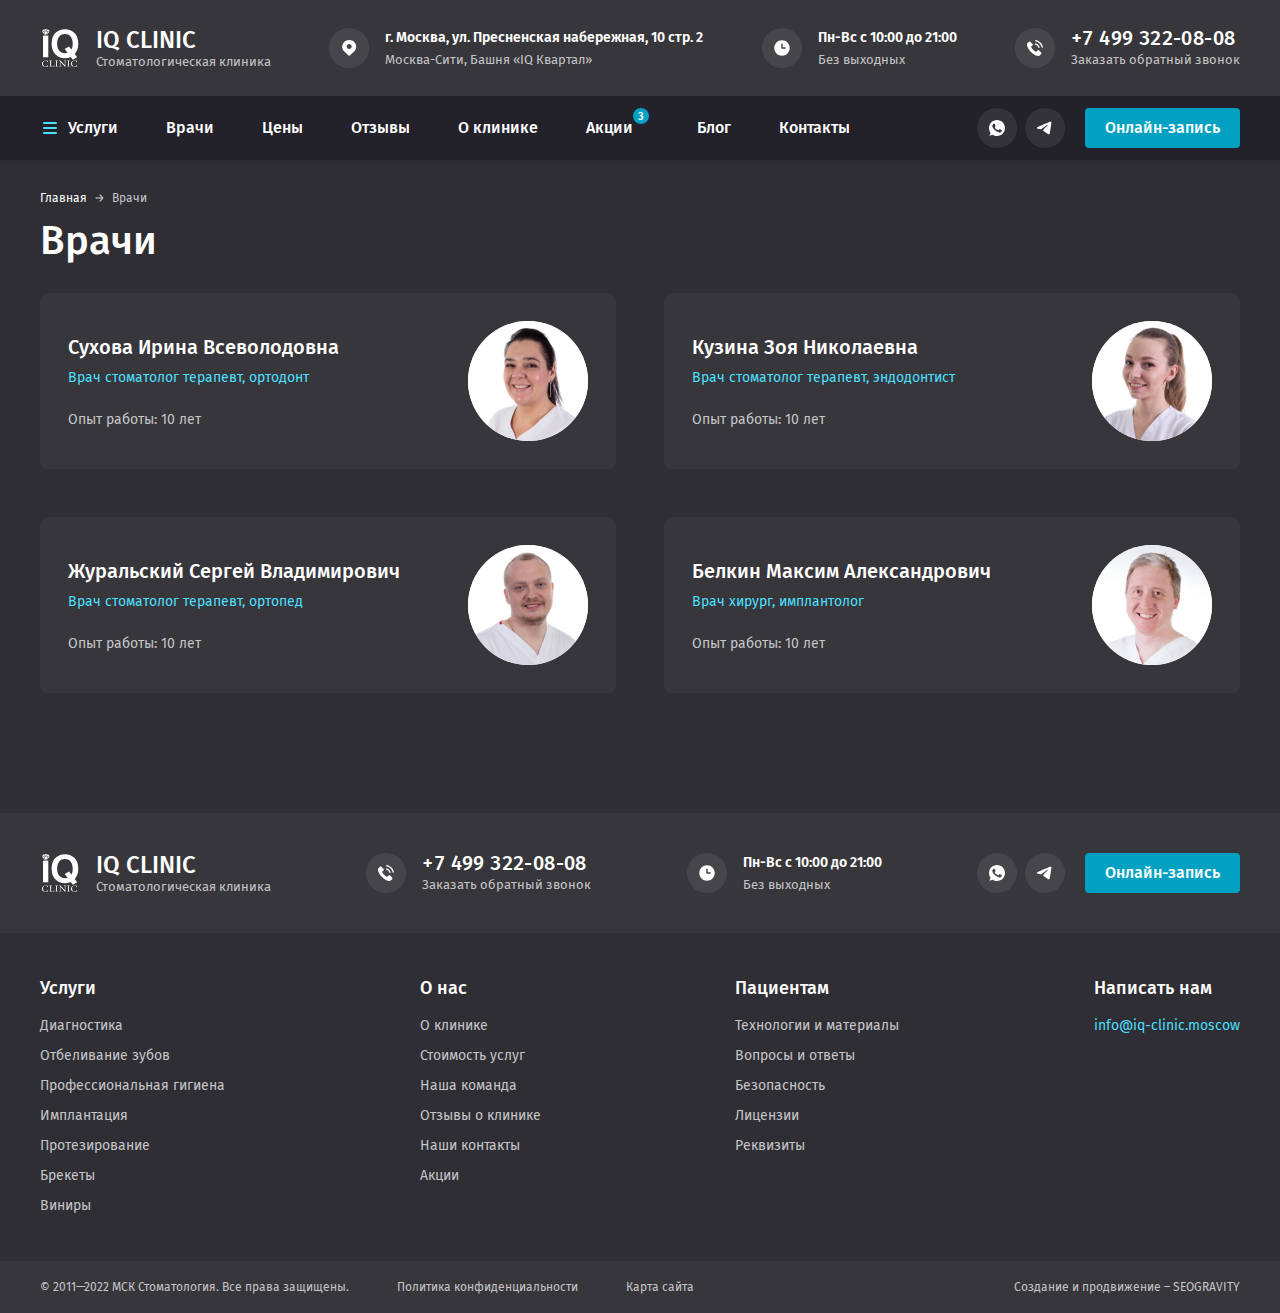
<file: doctors.html>
<!DOCTYPE html>
<html lang="ru">
	<head>
		<meta http-equiv="Content-Type" content="text/html; charset=utf-8">

		<!-- Адаптирование страницы для мобильных устройств -->
		<meta name="viewport" content="width=device-width, initial-scale=1, maximum-scale=1">

		<!-- Запрет распознования номера телефона -->
		<meta name="format-detection" content="telephone=no">
		<meta name="SKYPE_TOOLBAR" content ="SKYPE_TOOLBAR_PARSER_COMPATIBLE">

		<!-- Заголовок страницы -->
		<title>Заголовок страницы</title>

		<!-- Данное значение часто используют(использовали) поисковые системы -->
		<meta name="description" content="">
		<meta name="keywords" content="">

		<!-- Изменение цвета панели моб. браузера -->
		<meta name="msapplication-TileColor" content="#2F2E34">
		<meta name="theme-color" content="#2F2E34">

		<!-- Подключение шрифтов с гугла -->
		<link rel="preconnect" href="https://fonts.googleapis.com">
		<link rel="preconnect" href="https://fonts.gstatic.com" crossorigin>
		<link href="https://fonts.googleapis.com/css2?family=Fira+Sans:ital,wght@0,300;0,400;0,500;0,600;0,700;0,800;0,900;1,300;1,400;1,500;1,600;1,700;1,800;1,900&display=swap" rel="stylesheet">

		<!-- Подключение файлов стилей -->
		<link rel="stylesheet" href="css/swiper-bundle.min.css" async>
		<link rel="stylesheet" href="css/swiper.css" async>
		<link rel="stylesheet" href="css/fancybox.css" async>
		<link rel="stylesheet" href="css/styles.css" async>

		<link rel="stylesheet" href="css/response_1247.css" media="print, (max-width: 1247px)" async>
		<link rel="stylesheet" href="css/response_1023.css" media="print, (max-width: 1023px)" async>
		<link rel="stylesheet" href="css/response_767.css" media="print, (max-width: 767px)" async>
		<link rel="stylesheet" href="css/response_479.css" media="(max-width: 479px)" async>
	</head>

	<body>
		<div class="wrap">
			<div class="main">
				<header>
					<div class="scroll">
						<div class="info">
							<div class="cont row">
								<a href="/" class="logo">
									<img src="images/logo.svg" alt="">

									<div>
										<div class="name">IQ CLINIC</div>
										<div class="desc">Стоматологическая клиника</div>
									</div>
								</a>

								<div class="location">
									<div class="icon">
										<svg><use xlink:href="images/sprite.svg#ic_location"></use></svg>
									</div>

									<div>
										<div class="address">г. Москва, ул. Пресненская набережная, 10 стр. 2</div>
										<div class="exp">Москва-Сити, Башня «IQ Квартал»</div>
									</div>
								</div>

								<div class="time">
									<div class="icon">
										<svg><use xlink:href="images/sprite.svg#ic_time"></use></svg>
									</div>

									<div>
										<div>Пн-Вс с 10:00 до 21:00</div>
										<div class="exp">Без выходных</div>
									</div>
								</div>

								<div class="phone">
									<div class="icon">
										<svg><use xlink:href="images/sprite.svg#ic_phone"></use></svg>
									</div>

									<div>
										<div><a href="tel:+74993220808">+7 499 322-08-08</a></div>

										<div><button class="callback_btn modal_btn" data-modal="#callback_modal">Заказать обратный звонок</button></div>
									</div>
								</div>
							</div>
						</div>


						<div class="bottom">
							<div class="cont row">
								<div class="categories modal_cont">
									<button class="btn mini_modal_btn" data-modal-id="#categories_modal">
										<svg class="icon"><use xlink:href="images/sprite.svg#ic_menu"></use></svg>
										<span>Услуги</span>
									</button>

									<div class="mini_modal tabs_container" id="categories_modal">
										<div class="cont row">
											<div class="tabs">
												<button data-content="#categories_tab1" data-level="level1" class="active">Диагностика</button>

												<button data-content="#categories_tab2" data-level="level1">Профессиональная гигиена</button>

												<button data-content="#categories_tab3" data-level="level1">Лечение зубов</button>

												<button data-content="#categories_tab4" data-level="level1">Отбеливание зубов</button>

												<button data-content="#categories_tab5" data-level="level1">Исправление прикуса</button>

												<button data-content="#categories_tab6" data-level="level1">Брекеты</button>

												<button data-content="#categories_tab7" data-level="level1">Элайнеры</button>

												<button data-content="#categories_tab8" data-level="level1">Имплантация зубов</button>

												<button data-content="#categories_tab9" data-level="level1">Удаление зубов</button>

												<button data-content="#categories_tab10" data-level="level1">Протезирование зубов</button>

												<button data-content="#categories_tab11" data-level="level1">Виниры</button>

												<button data-content="#categories_tab12" data-level="level1">Реставрация зубов</button>
											</div>


											<div class="col_main">
												<div class="tab_content level1 active" id="categories_tab1">
													<div class="row">
														<div class="category">
															<div class="title">
																<a href="/">Имплантация зубов</a>
															</div>

															<div class="item">
																<div class="main">
																	<a href="/">Виды имплантации</a>
																</div>

																<div class="sub">
																	<div><a href="/">Одномоментная имплантация</a></div>
																	<div><a href="/">Одноэтапная имплантация</a></div>
																	<div><a href="/">Двухэтапная имплантация зубов</a></div>
																	<div><a href="/">Полная имплантация зубов</a></div>
																	<div><a href="/">Все зубы на 4х имплантах</a></div>
																</div>
															</div>

															<div class="item">
																<div class="main">
																	<a href="/">При недостатке кости или десны</a>
																</div>

																<div class="sub">
																	<div><a href="/">Костная пластика</a></div>
																	<div><a href="/">Синус-лифтинг</a></div>
																	<div><a href="/">Наращивание десны</a></div>
																</div>
															</div>
														</div>

														<div class="category">
															<div class="title">
																<a href="/">Имплантация «под ключ»</a>
															</div>

															<div class="item">
																<div class="main">
																	<a href="/">Система имплантации</a>
																</div>

																<div class="sub">
																	<div><a href="/">Dentium (Южная Корея)</a></div>
																	<div><a href="/">Nobel (США)</a></div>
																	<div><a href="/">Astra Tech (Швеция)</a></div>
																</div>
															</div>
														</div>
													</div>
												</div>


												<div class="tab_content level1" id="categories_tab2">
													<div class="row">
														<div class="category">
															<div class="title">
																<a href="/">Имплантация зубов</a>
															</div>

															<div class="item">
																<div class="main">
																	<a href="/">Виды имплантации</a>
																</div>

																<div class="sub">
																	<div><a href="/">Одномоментная имплантация</a></div>
																	<div><a href="/">Одноэтапная имплантация</a></div>
																	<div><a href="/">Двухэтапная имплантация зубов</a></div>
																	<div><a href="/">Полная имплантация зубов</a></div>
																	<div><a href="/">Все зубы на 4х имплантах</a></div>
																</div>
															</div>

															<div class="item">
																<div class="main">
																	<a href="/">При недостатке кости или десны</a>
																</div>

																<div class="sub">
																	<div><a href="/">Костная пластика</a></div>
																	<div><a href="/">Синус-лифтинг</a></div>
																	<div><a href="/">Наращивание десны</a></div>
																</div>
															</div>
														</div>

														<div class="category">
															<div class="title">
																<a href="/">Имплантация «под ключ»</a>
															</div>

															<div class="item">
																<div class="main">
																	<a href="/">Система имплантации</a>
																</div>

																<div class="sub">
																	<div><a href="/">Dentium (Южная Корея)</a></div>
																	<div><a href="/">Nobel (США)</a></div>
																	<div><a href="/">Astra Tech (Швеция)</a></div>
																</div>
															</div>
														</div>
													</div>
												</div>


												<div class="tab_content level1" id="categories_tab3">
													<div class="row">
														<div class="category">
															<div class="title">
																<a href="/">Имплантация зубов</a>
															</div>

															<div class="item">
																<div class="main">
																	<a href="/">Виды имплантации</a>
																</div>

																<div class="sub">
																	<div><a href="/">Одномоментная имплантация</a></div>
																	<div><a href="/">Одноэтапная имплантация</a></div>
																	<div><a href="/">Двухэтапная имплантация зубов</a></div>
																	<div><a href="/">Полная имплантация зубов</a></div>
																	<div><a href="/">Все зубы на 4х имплантах</a></div>
																</div>
															</div>

															<div class="item">
																<div class="main">
																	<a href="/">При недостатке кости или десны</a>
																</div>

																<div class="sub">
																	<div><a href="/">Костная пластика</a></div>
																	<div><a href="/">Синус-лифтинг</a></div>
																	<div><a href="/">Наращивание десны</a></div>
																</div>
															</div>
														</div>

														<div class="category">
															<div class="title">
																<a href="/">Имплантация «под ключ»</a>
															</div>

															<div class="item">
																<div class="main">
																	<a href="/">Система имплантации</a>
																</div>

																<div class="sub">
																	<div><a href="/">Dentium (Южная Корея)</a></div>
																	<div><a href="/">Nobel (США)</a></div>
																	<div><a href="/">Astra Tech (Швеция)</a></div>
																</div>
															</div>
														</div>
													</div>
												</div>


												<div class="tab_content level1" id="categories_tab4">
													<div class="row">
														<div class="category">
															<div class="title">
																<a href="/">Имплантация зубов</a>
															</div>

															<div class="item">
																<div class="main">
																	<a href="/">Виды имплантации</a>
																</div>

																<div class="sub">
																	<div><a href="/">Одномоментная имплантация</a></div>
																	<div><a href="/">Одноэтапная имплантация</a></div>
																	<div><a href="/">Двухэтапная имплантация зубов</a></div>
																	<div><a href="/">Полная имплантация зубов</a></div>
																	<div><a href="/">Все зубы на 4х имплантах</a></div>
																</div>
															</div>

															<div class="item">
																<div class="main">
																	<a href="/">При недостатке кости или десны</a>
																</div>

																<div class="sub">
																	<div><a href="/">Костная пластика</a></div>
																	<div><a href="/">Синус-лифтинг</a></div>
																	<div><a href="/">Наращивание десны</a></div>
																</div>
															</div>
														</div>

														<div class="category">
															<div class="title">
																<a href="/">Имплантация «под ключ»</a>
															</div>

															<div class="item">
																<div class="main">
																	<a href="/">Система имплантации</a>
																</div>

																<div class="sub">
																	<div><a href="/">Dentium (Южная Корея)</a></div>
																	<div><a href="/">Nobel (США)</a></div>
																	<div><a href="/">Astra Tech (Швеция)</a></div>
																</div>
															</div>
														</div>
													</div>
												</div>


												<div class="tab_content level1" id="categories_tab5">
													<div class="row">
														<div class="category">
															<div class="title">
																<a href="/">Имплантация зубов</a>
															</div>

															<div class="item">
																<div class="main">
																	<a href="/">Виды имплантации</a>
																</div>

																<div class="sub">
																	<div><a href="/">Одномоментная имплантация</a></div>
																	<div><a href="/">Одноэтапная имплантация</a></div>
																	<div><a href="/">Двухэтапная имплантация зубов</a></div>
																	<div><a href="/">Полная имплантация зубов</a></div>
																	<div><a href="/">Все зубы на 4х имплантах</a></div>
																</div>
															</div>

															<div class="item">
																<div class="main">
																	<a href="/">При недостатке кости или десны</a>
																</div>

																<div class="sub">
																	<div><a href="/">Костная пластика</a></div>
																	<div><a href="/">Синус-лифтинг</a></div>
																	<div><a href="/">Наращивание десны</a></div>
																</div>
															</div>
														</div>

														<div class="category">
															<div class="title">
																<a href="/">Имплантация «под ключ»</a>
															</div>

															<div class="item">
																<div class="main">
																	<a href="/">Система имплантации</a>
																</div>

																<div class="sub">
																	<div><a href="/">Dentium (Южная Корея)</a></div>
																	<div><a href="/">Nobel (США)</a></div>
																	<div><a href="/">Astra Tech (Швеция)</a></div>
																</div>
															</div>
														</div>
													</div>
												</div>


												<div class="tab_content level1" id="categories_tab6">
													<div class="row">
														<div class="category">
															<div class="title">
																<a href="/">Имплантация зубов</a>
															</div>

															<div class="item">
																<div class="main">
																	<a href="/">Виды имплантации</a>
																</div>

																<div class="sub">
																	<div><a href="/">Одномоментная имплантация</a></div>
																	<div><a href="/">Одноэтапная имплантация</a></div>
																	<div><a href="/">Двухэтапная имплантация зубов</a></div>
																	<div><a href="/">Полная имплантация зубов</a></div>
																	<div><a href="/">Все зубы на 4х имплантах</a></div>
																</div>
															</div>

															<div class="item">
																<div class="main">
																	<a href="/">При недостатке кости или десны</a>
																</div>

																<div class="sub">
																	<div><a href="/">Костная пластика</a></div>
																	<div><a href="/">Синус-лифтинг</a></div>
																	<div><a href="/">Наращивание десны</a></div>
																</div>
															</div>
														</div>

														<div class="category">
															<div class="title">
																<a href="/">Имплантация «под ключ»</a>
															</div>

															<div class="item">
																<div class="main">
																	<a href="/">Система имплантации</a>
																</div>

																<div class="sub">
																	<div><a href="/">Dentium (Южная Корея)</a></div>
																	<div><a href="/">Nobel (США)</a></div>
																	<div><a href="/">Astra Tech (Швеция)</a></div>
																</div>
															</div>
														</div>
													</div>
												</div>


												<div class="tab_content level1" id="categories_tab7">
													<div class="row">
														<div class="category">
															<div class="title">
																<a href="/">Имплантация зубов</a>
															</div>

															<div class="item">
																<div class="main">
																	<a href="/">Виды имплантации</a>
																</div>

																<div class="sub">
																	<div><a href="/">Одномоментная имплантация</a></div>
																	<div><a href="/">Одноэтапная имплантация</a></div>
																	<div><a href="/">Двухэтапная имплантация зубов</a></div>
																	<div><a href="/">Полная имплантация зубов</a></div>
																	<div><a href="/">Все зубы на 4х имплантах</a></div>
																</div>
															</div>

															<div class="item">
																<div class="main">
																	<a href="/">При недостатке кости или десны</a>
																</div>

																<div class="sub">
																	<div><a href="/">Костная пластика</a></div>
																	<div><a href="/">Синус-лифтинг</a></div>
																	<div><a href="/">Наращивание десны</a></div>
																</div>
															</div>
														</div>

														<div class="category">
															<div class="title">
																<a href="/">Имплантация «под ключ»</a>
															</div>

															<div class="item">
																<div class="main">
																	<a href="/">Система имплантации</a>
																</div>

																<div class="sub">
																	<div><a href="/">Dentium (Южная Корея)</a></div>
																	<div><a href="/">Nobel (США)</a></div>
																	<div><a href="/">Astra Tech (Швеция)</a></div>
																</div>
															</div>
														</div>
													</div>
												</div>


												<div class="tab_content level1" id="categories_tab8">
													<div class="row">
														<div class="category">
															<div class="title">
																<a href="/">Имплантация зубов</a>
															</div>

															<div class="item">
																<div class="main">
																	<a href="/">Виды имплантации</a>
																</div>

																<div class="sub">
																	<div><a href="/">Одномоментная имплантация</a></div>
																	<div><a href="/">Одноэтапная имплантация</a></div>
																	<div><a href="/">Двухэтапная имплантация зубов</a></div>
																	<div><a href="/">Полная имплантация зубов</a></div>
																	<div><a href="/">Все зубы на 4х имплантах</a></div>
																</div>
															</div>

															<div class="item">
																<div class="main">
																	<a href="/">При недостатке кости или десны</a>
																</div>

																<div class="sub">
																	<div><a href="/">Костная пластика</a></div>
																	<div><a href="/">Синус-лифтинг</a></div>
																	<div><a href="/">Наращивание десны</a></div>
																</div>
															</div>
														</div>

														<div class="category">
															<div class="title">
																<a href="/">Имплантация «под ключ»</a>
															</div>

															<div class="item">
																<div class="main">
																	<a href="/">Система имплантации</a>
																</div>

																<div class="sub">
																	<div><a href="/">Dentium (Южная Корея)</a></div>
																	<div><a href="/">Nobel (США)</a></div>
																	<div><a href="/">Astra Tech (Швеция)</a></div>
																</div>
															</div>
														</div>
													</div>
												</div>


												<div class="tab_content level1" id="categories_tab9">
													<div class="row">
														<div class="category">
															<div class="title">
																<a href="/">Имплантация зубов</a>
															</div>

															<div class="item">
																<div class="main">
																	<a href="/">Виды имплантации</a>
																</div>

																<div class="sub">
																	<div><a href="/">Одномоментная имплантация</a></div>
																	<div><a href="/">Одноэтапная имплантация</a></div>
																	<div><a href="/">Двухэтапная имплантация зубов</a></div>
																	<div><a href="/">Полная имплантация зубов</a></div>
																	<div><a href="/">Все зубы на 4х имплантах</a></div>
																</div>
															</div>

															<div class="item">
																<div class="main">
																	<a href="/">При недостатке кости или десны</a>
																</div>

																<div class="sub">
																	<div><a href="/">Костная пластика</a></div>
																	<div><a href="/">Синус-лифтинг</a></div>
																	<div><a href="/">Наращивание десны</a></div>
																</div>
															</div>
														</div>

														<div class="category">
															<div class="title">
																<a href="/">Имплантация «под ключ»</a>
															</div>

															<div class="item">
																<div class="main">
																	<a href="/">Система имплантации</a>
																</div>

																<div class="sub">
																	<div><a href="/">Dentium (Южная Корея)</a></div>
																	<div><a href="/">Nobel (США)</a></div>
																	<div><a href="/">Astra Tech (Швеция)</a></div>
																</div>
															</div>
														</div>
													</div>
												</div>


												<div class="tab_content level1" id="categories_tab10">
													<div class="row">
														<div class="category">
															<div class="title">
																<a href="/">Имплантация зубов</a>
															</div>

															<div class="item">
																<div class="main">
																	<a href="/">Виды имплантации</a>
																</div>

																<div class="sub">
																	<div><a href="/">Одномоментная имплантация</a></div>
																	<div><a href="/">Одноэтапная имплантация</a></div>
																	<div><a href="/">Двухэтапная имплантация зубов</a></div>
																	<div><a href="/">Полная имплантация зубов</a></div>
																	<div><a href="/">Все зубы на 4х имплантах</a></div>
																</div>
															</div>

															<div class="item">
																<div class="main">
																	<a href="/">При недостатке кости или десны</a>
																</div>

																<div class="sub">
																	<div><a href="/">Костная пластика</a></div>
																	<div><a href="/">Синус-лифтинг</a></div>
																	<div><a href="/">Наращивание десны</a></div>
																</div>
															</div>
														</div>

														<div class="category">
															<div class="title">
																<a href="/">Имплантация «под ключ»</a>
															</div>

															<div class="item">
																<div class="main">
																	<a href="/">Система имплантации</a>
																</div>

																<div class="sub">
																	<div><a href="/">Dentium (Южная Корея)</a></div>
																	<div><a href="/">Nobel (США)</a></div>
																	<div><a href="/">Astra Tech (Швеция)</a></div>
																</div>
															</div>
														</div>
													</div>
												</div>


												<div class="tab_content level1" id="categories_tab11">
													<div class="row">
														<div class="category">
															<div class="title">
																<a href="/">Имплантация зубов</a>
															</div>

															<div class="item">
																<div class="main">
																	<a href="/">Виды имплантации</a>
																</div>

																<div class="sub">
																	<div><a href="/">Одномоментная имплантация</a></div>
																	<div><a href="/">Одноэтапная имплантация</a></div>
																	<div><a href="/">Двухэтапная имплантация зубов</a></div>
																	<div><a href="/">Полная имплантация зубов</a></div>
																	<div><a href="/">Все зубы на 4х имплантах</a></div>
																</div>
															</div>

															<div class="item">
																<div class="main">
																	<a href="/">При недостатке кости или десны</a>
																</div>

																<div class="sub">
																	<div><a href="/">Костная пластика</a></div>
																	<div><a href="/">Синус-лифтинг</a></div>
																	<div><a href="/">Наращивание десны</a></div>
																</div>
															</div>
														</div>

														<div class="category">
															<div class="title">
																<a href="/">Имплантация «под ключ»</a>
															</div>

															<div class="item">
																<div class="main">
																	<a href="/">Система имплантации</a>
																</div>

																<div class="sub">
																	<div><a href="/">Dentium (Южная Корея)</a></div>
																	<div><a href="/">Nobel (США)</a></div>
																	<div><a href="/">Astra Tech (Швеция)</a></div>
																</div>
															</div>
														</div>
													</div>
												</div>


												<div class="tab_content level1" id="categories_tab12">
													<div class="row">
														<div class="category">
															<div class="title">
																<a href="/">Имплантация зубов</a>
															</div>

															<div class="item">
																<div class="main">
																	<a href="/">Виды имплантации</a>
																</div>

																<div class="sub">
																	<div><a href="/">Одномоментная имплантация</a></div>
																	<div><a href="/">Одноэтапная имплантация</a></div>
																	<div><a href="/">Двухэтапная имплантация зубов</a></div>
																	<div><a href="/">Полная имплантация зубов</a></div>
																	<div><a href="/">Все зубы на 4х имплантах</a></div>
																</div>
															</div>

															<div class="item">
																<div class="main">
																	<a href="/">При недостатке кости или десны</a>
																</div>

																<div class="sub">
																	<div><a href="/">Костная пластика</a></div>
																	<div><a href="/">Синус-лифтинг</a></div>
																	<div><a href="/">Наращивание десны</a></div>
																</div>
															</div>
														</div>

														<div class="category">
															<div class="title">
																<a href="/">Имплантация «под ключ»</a>
															</div>

															<div class="item">
																<div class="main">
																	<a href="/">Система имплантации</a>
																</div>

																<div class="sub">
																	<div><a href="/">Dentium (Южная Корея)</a></div>
																	<div><a href="/">Nobel (США)</a></div>
																	<div><a href="/">Astra Tech (Швеция)</a></div>
																</div>
															</div>
														</div>
													</div>
												</div>

												<div class="consult_form">
													<div class="title">Получите бесплатную консультацию</div>

													<div class="desc">Мы ответим на все ваши вопросы об услугах и врачах нашей клиники</div>

													<form action="" class="form">
														<div class="line">
															<div class="field">
																<input type="tel" name="" value="" class="input" placeholder="+7 (___) ___ - __ - __">
															</div>
														</div>

														<div class="submit">
															<button type="submit" class="submit_btn">Онлайн-запись</button>
														</div>

														<div class="agree">Я подтверждаю согласие на обработку моих персональных данных (закон №152-ФЗ «О персональных данных») и соглашаюсь с политикой конфиденциальности</div>
													</form>

													<div class="or_call">
														<div>Или позвоните нам –</div>
														<div><a href="tel:+74993220808">+7 499 322-08-08</a></div>
													</div>
												</div>
											</div>
										</div>
									</div>
								</div>

								<nav class="menu row">
									<div class="menu_item mob_menu_item">
										<a href="/">Услуги</a>
									</div>

									<div class="menu_item">
										<a href="/">Врачи</a>
									</div>

									<div class="menu_item">
										<a href="/">Цены</a>
									</div>

									<div class="menu_item">
										<a href="/">Отзывы</a>
									</div>

									<div class="menu_item">
										<a href="/">О клинике</a>
									</div>

									<div class="menu_item">
										<a href="/">Акции<sup>3</sup></a>
									</div>

									<div class="menu_item">
										<a href="/">Блог</a>
									</div>

									<div class="menu_item">
										<a href="/">Контакты</a>
									</div>
								</nav>

								<div class="messengers">
									<a href="/" target="_blank" rel="noopener nofollow" class="whatsapp_link">
										<svg class="icon"><use xlink:href="images/sprite.svg#ic_whatsapp"></use></svg>
									</a>

									<a href="/" target="_blank" rel="noopener nofollow" class="telegram_link">
										<svg class="icon"><use xlink:href="images/sprite.svg#ic_telegram"></use></svg>
									</a>
								</div>

								<button class="order_btn modal_btn" data-modal="#order_modal">Онлайн-запись</button>
							</div>
						</div>
					</div>
				</header>


				<section class="mob_header">
					<div class="cont row">
						<a href="/" class="logo">
							<img src="images/logo.svg" alt="">

							<div>
								<div class="name">IQ CLINIC</div>
								<div class="desc">Стоматологическая клиника</div>
							</div>
						</a>

						<a href="tel:+74993220808" class="phone">
							<svg class="icon"><use xlink:href="images/sprite.svg#ic_phone"></use></svg>
						</a>

						<button class="mob_menu_btn">
							<svg class="icon"><use xlink:href="images/sprite.svg#ic_menu"></use></svg>
							<svg class="icon"><use xlink:href="images/sprite.svg#ic_close"></use></svg>
						</button>
					</div>
				</section>


				<section class="page_head">
					<div class="cont">
						<div class="breadcrumbs">
							<a href="/">Главная</a> <span class="sep">→</span>
							<span class="current">Врачи</span>
						</div>

						<h1 class="page_title">Врачи</h1>
					</div>
				</section>


				<section class="persons block">
					<div class="cont">
						<div class="row">
							<div class="person">
								<div class="thumb">
									<img data-src="images/tmp/person_photo1.jpg" alt="" class="lazyload">
								</div>

								<div>
									<div class="name">Cухова Ирина Всеволодовна</div>

									<div class="post">Врач стоматолог терапевт, ортодонт</div>

									<div class="experience">Опыт работы: 10 лет</div>
								</div>
							</div>

							<div class="person">
								<div class="thumb">
									<img data-src="images/tmp/person_photo2.jpg" alt="" class="lazyload">
								</div>

								<div>
									<div class="name">Кузина Зоя Николаевна</div>

									<div class="post">Врач стоматолог терапевт, эндодонтист</div>

									<div class="experience">Опыт работы: 10 лет</div>
								</div>
							</div>

							<div class="person">
								<div class="thumb">
									<img data-src="images/tmp/person_photo3.jpg" alt="" class="lazyload">
								</div>

								<div>
									<div class="name">Журальский Сергей Владимирович</div>

									<div class="post">Врач стоматолог терапевт, ортопед</div>

									<div class="experience">Опыт работы: 10 лет</div>
								</div>
							</div>

							<div class="person">
								<div class="thumb">
									<img data-src="images/tmp/person_photo4.jpg" alt="" class="lazyload">
								</div>

								<div>
									<div class="name">Белкин Максим Александрович</div>

									<div class="post">Врач хирург, имплантолог</div>

									<div class="experience">Опыт работы: 10 лет</div>
								</div>
							</div>
						</div>
					</div>
				</section>
			</div>


			<footer>
				<div class="top">
					<div class="cont row">
						<div class="logo">
							<img src="images/logo.svg" alt="">

							<div>
								<div class="name">IQ CLINIC</div>
								<div class="desc">Стоматологическая клиника</div>
							</div>
						</div>

						<div class="phone">
							<div class="icon">
								<svg><use xlink:href="images/sprite.svg#ic_phone"></use></svg>
							</div>

							<div>
								<div><a href="tel:+74993220808">+7 499 322-08-08</a></div>

								<div><button class="callback_btn modal_btn" data-modal="#callback_modal">Заказать обратный звонок</button></div>
							</div>
						</div>

						<div class="time">
							<div class="icon">
								<svg><use xlink:href="images/sprite.svg#ic_time"></use></svg>
							</div>

							<div>
								<div>Пн-Вс с 10:00 до 21:00</div>
								<div class="exp">Без выходных</div>
							</div>
						</div>

						<div class="contacts">
							<div class="messengers">
								<a href="/" target="_blank" rel="noopener nofollow" class="whatsapp_link">
									<svg class="icon"><use xlink:href="images/sprite.svg#ic_whatsapp"></use></svg>
								</a>

								<a href="/" target="_blank" rel="noopener nofollow" class="telegram_link">
									<svg class="icon"><use xlink:href="images/sprite.svg#ic_telegram"></use></svg>
								</a>
							</div>

							<button class="order_btn modal_btn" data-modal="#order_modal">Онлайн-запись</button>
						</div>
					</div>
				</div>


				<div class="info">
					<div class="cont row">
						<div class="menu">
							<div class="title">Услуги</div>

							<div class="items">
								<div><a href="/">Диагностика</a></div>
								<div><a href="/">Отбеливание зубов</a></div>
								<div><a href="/">Профессиональная гигиена</a></div>
								<div><a href="/">Имплантация</a></div>
								<div><a href="/">Протезирование</a></div>
								<div><a href="/">Брекеты</a></div>
								<div><a href="/">Виниры</a></div>
							</div>
						</div>

						<div class="menu">
							<div class="title">О нас</div>

							<div class="items">
								<div><a href="/">О клинике</a></div>
								<div><a href="/">Стоимость услуг</a></div>
								<div><a href="/">Наша команда</a></div>
								<div><a href="/">Отзывы о клинике</a></div>
								<div><a href="/">Наши контакты</a></div>
								<div><a href="/">Акции</a></div>
							</div>
						</div>

						<div class="menu">
							<div class="title">Пациентам</div>

							<div class="items">
								<div><a href="/">Технологии и материалы</a></div>
								<div><a href="/">Вопросы и ответы</a></div>
								<div><a href="/">Безопасность</a></div>
								<div><a href="/">Лицензии</a></div>
								<div><a href="/">Реквизиты</a></div>
							</div>
						</div>

						<div class="email">
							<div class="title">Написать нам</div>

							<div class="val">
								<a href="mailto:info@iq-clinic.moscow">info@iq-clinic.moscow</a>
							</div>
						</div>
					</div>
				</div>

				<div class="bottom">
					<div class="cont row">
						<div class="copyright">&copy; 2011—2022 МСК Стоматология. Все права защищены.</div>

						<div class="links">
							<div><a href="/">Политика конфиденциальности</a></div>
							<div><a href="/">Карта сайта</a></div>
						</div>

						<div class="creator">
							<a href="/" rel="noopener" target="_blank">Создание и продвижение – SEOGRAVITY</a>
						</div>
					</div>
				</div>
			</footer>


			<div class="buttonUp">
				<button class="btn">
					<svg class="icon"><use xlink:href="images/sprite.svg#ic_buttonUp"></use></svg>
				</button>
			</div>

			<div class="overlay"></div>
		</div>


		<div class="supports_error">
			Ваш браузер устарел рекомендуем обновить его до последней версии<br> или использовать другой более современный.
		</div>


		<section class="modal" id="order_modal">
			<div class="modal_title">Запишитесь на консультацию<br> bили приём к врачу</div>

			<form action="" class="form">
				<div class="columns row">
					<div class="line">
						<div class="label">Ваше имя<span class="required">*</span></div>

						<div class="field">
							<input type="text" name="" value="" class="input" placeholder="Имя">
						</div>
					</div>

					<div class="line">
						<div class="label">Номер телефона<span class="required">*</span></div>

						<div class="field">
							<input type="tel" name="" value="" class="input" placeholder="+7 (___) ___ - __ - __">
						</div>
					</div>

					<div class="line">
						<div class="label">Желаемая дата</div>

						<div class="field">
							<svg class="icon"><use xlink:href="images/sprite.svg#ic_calendar2"></use></svg>
							<input type="text" name="" value="" class="input" placeholder="дд.мм.гггг">
						</div>
					</div>

					<div class="line">
						<div class="label">E-mail</div>

						<div class="field">
							<input type="email" name="" value="" class="input" placeholder="E-mail">
						</div>
					</div>
				</div>

				<div class="line">
					<div class="label">Комментарий</div>

					<div class="field">
						<textarea name="" placeholder="Комментарий"></textarea>
					</div>
				</div>

				<div class="submit">
					<button type="submit" class="submit_btn">Записаться</button>
				</div>

				<div class="agree">Я подтверждаю согласие на обработку моих персональных данных (закон №152-ФЗ «О персональных данных») и соглашаюсь с политикой конфиденциальности</div>
			</form>
		</section>


		<section class="modal success" id="success_modal">
			<div class="modal_title">Спасибо, ваша заявка принята!</div>

			<div class="modal_desc">Наш менеджер свяжется с вами в ближайшее время для обсуждения деталей</div>

			<button class="close_btn">Хорошо</button>
		</section>


		<!-- Подключение javascript файлов -->
		<script src="js/jquery-3.5.0.min.js"></script>
		<script src="js/swiper-bundle.min.js"></script>
		<script src="js/inputmask.min.js"></script>
		<script src="js/fancybox.min.js"></script>
		<script src="js/hc-sticky.js"></script>
		<script src="js/functions.js"></script>
		<script src="js/scripts.js"></script>
	</body>
</html>
</file>
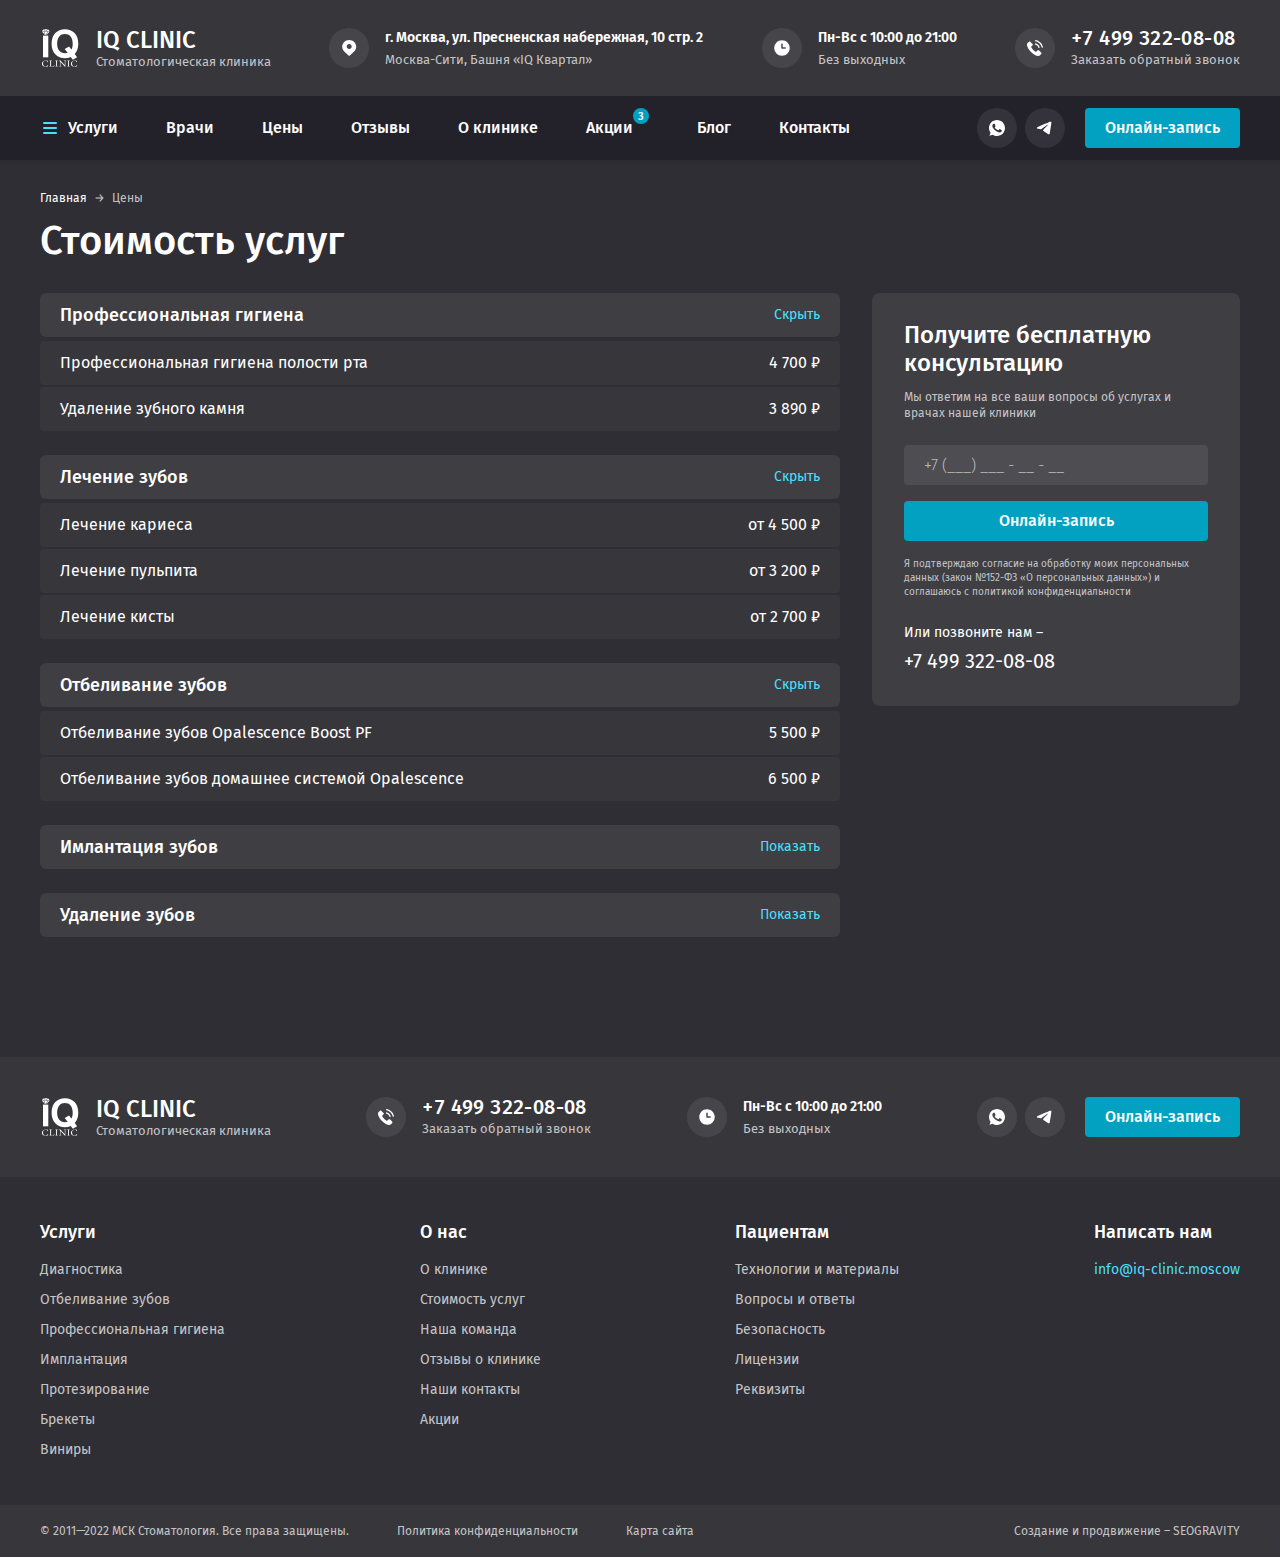
<file: prices.html>
<!DOCTYPE html>
<html lang="ru">
	<head>
		<meta http-equiv="Content-Type" content="text/html; charset=utf-8">

		<!-- Адаптирование страницы для мобильных устройств -->
		<meta name="viewport" content="width=device-width, initial-scale=1, maximum-scale=1">

		<!-- Запрет распознования номера телефона -->
		<meta name="format-detection" content="telephone=no">
		<meta name="SKYPE_TOOLBAR" content ="SKYPE_TOOLBAR_PARSER_COMPATIBLE">

		<!-- Заголовок страницы -->
		<title>Заголовок страницы</title>

		<!-- Данное значение часто используют(использовали) поисковые системы -->
		<meta name="description" content="">
		<meta name="keywords" content="">

		<!-- Изменение цвета панели моб. браузера -->
		<meta name="msapplication-TileColor" content="#2F2E34">
		<meta name="theme-color" content="#2F2E34">

		<!-- Подключение шрифтов с гугла -->
		<link rel="preconnect" href="https://fonts.googleapis.com">
		<link rel="preconnect" href="https://fonts.gstatic.com" crossorigin>
		<link href="https://fonts.googleapis.com/css2?family=Fira+Sans:ital,wght@0,300;0,400;0,500;0,600;0,700;0,800;0,900;1,300;1,400;1,500;1,600;1,700;1,800;1,900&display=swap" rel="stylesheet">

		<!-- Подключение файлов стилей -->
		<link rel="stylesheet" href="css/swiper-bundle.min.css" async>
		<link rel="stylesheet" href="css/swiper.css" async>
		<link rel="stylesheet" href="css/fancybox.css" async>
		<link rel="stylesheet" href="css/styles.css" async>

		<link rel="stylesheet" href="css/response_1247.css" media="print, (max-width: 1247px)" async>
		<link rel="stylesheet" href="css/response_1023.css" media="print, (max-width: 1023px)" async>
		<link rel="stylesheet" href="css/response_767.css" media="print, (max-width: 767px)" async>
		<link rel="stylesheet" href="css/response_479.css" media="(max-width: 479px)" async>
	</head>

	<body>
		<div class="wrap">
			<div class="main">
				<header>
					<div class="scroll">
						<div class="info">
							<div class="cont row">
								<a href="/" class="logo">
									<img src="images/logo.svg" alt="">

									<div>
										<div class="name">IQ CLINIC</div>
										<div class="desc">Стоматологическая клиника</div>
									</div>
								</a>

								<div class="location">
									<div class="icon">
										<svg><use xlink:href="images/sprite.svg#ic_location"></use></svg>
									</div>

									<div>
										<div class="address">г. Москва, ул. Пресненская набережная, 10 стр. 2</div>
										<div class="exp">Москва-Сити, Башня «IQ Квартал»</div>
									</div>
								</div>

								<div class="time">
									<div class="icon">
										<svg><use xlink:href="images/sprite.svg#ic_time"></use></svg>
									</div>

									<div>
										<div>Пн-Вс с 10:00 до 21:00</div>
										<div class="exp">Без выходных</div>
									</div>
								</div>

								<div class="phone">
									<div class="icon">
										<svg><use xlink:href="images/sprite.svg#ic_phone"></use></svg>
									</div>

									<div>
										<div><a href="tel:+74993220808">+7 499 322-08-08</a></div>

										<div><button class="callback_btn modal_btn" data-modal="#callback_modal">Заказать обратный звонок</button></div>
									</div>
								</div>
							</div>
						</div>


						<div class="bottom">
							<div class="cont row">
								<div class="categories modal_cont">
									<button class="btn mini_modal_btn" data-modal-id="#categories_modal">
										<svg class="icon"><use xlink:href="images/sprite.svg#ic_menu"></use></svg>
										<span>Услуги</span>
									</button>

									<div class="mini_modal tabs_container" id="categories_modal">
										<div class="cont row">
											<div class="tabs">
												<button data-content="#categories_tab1" data-level="level1" class="active">Диагностика</button>

												<button data-content="#categories_tab2" data-level="level1">Профессиональная гигиена</button>

												<button data-content="#categories_tab3" data-level="level1">Лечение зубов</button>

												<button data-content="#categories_tab4" data-level="level1">Отбеливание зубов</button>

												<button data-content="#categories_tab5" data-level="level1">Исправление прикуса</button>

												<button data-content="#categories_tab6" data-level="level1">Брекеты</button>

												<button data-content="#categories_tab7" data-level="level1">Элайнеры</button>

												<button data-content="#categories_tab8" data-level="level1">Имплантация зубов</button>

												<button data-content="#categories_tab9" data-level="level1">Удаление зубов</button>

												<button data-content="#categories_tab10" data-level="level1">Протезирование зубов</button>

												<button data-content="#categories_tab11" data-level="level1">Виниры</button>

												<button data-content="#categories_tab12" data-level="level1">Реставрация зубов</button>
											</div>


											<div class="col_main">
												<div class="tab_content level1 active" id="categories_tab1">
													<div class="row">
														<div class="category">
															<div class="title">
																<a href="/">Имплантация зубов</a>
															</div>

															<div class="item">
																<div class="main">
																	<a href="/">Виды имплантации</a>
																</div>

																<div class="sub">
																	<div><a href="/">Одномоментная имплантация</a></div>
																	<div><a href="/">Одноэтапная имплантация</a></div>
																	<div><a href="/">Двухэтапная имплантация зубов</a></div>
																	<div><a href="/">Полная имплантация зубов</a></div>
																	<div><a href="/">Все зубы на 4х имплантах</a></div>
																</div>
															</div>

															<div class="item">
																<div class="main">
																	<a href="/">При недостатке кости или десны</a>
																</div>

																<div class="sub">
																	<div><a href="/">Костная пластика</a></div>
																	<div><a href="/">Синус-лифтинг</a></div>
																	<div><a href="/">Наращивание десны</a></div>
																</div>
															</div>
														</div>

														<div class="category">
															<div class="title">
																<a href="/">Имплантация «под ключ»</a>
															</div>

															<div class="item">
																<div class="main">
																	<a href="/">Система имплантации</a>
																</div>

																<div class="sub">
																	<div><a href="/">Dentium (Южная Корея)</a></div>
																	<div><a href="/">Nobel (США)</a></div>
																	<div><a href="/">Astra Tech (Швеция)</a></div>
																</div>
															</div>
														</div>
													</div>
												</div>


												<div class="tab_content level1" id="categories_tab2">
													<div class="row">
														<div class="category">
															<div class="title">
																<a href="/">Имплантация зубов</a>
															</div>

															<div class="item">
																<div class="main">
																	<a href="/">Виды имплантации</a>
																</div>

																<div class="sub">
																	<div><a href="/">Одномоментная имплантация</a></div>
																	<div><a href="/">Одноэтапная имплантация</a></div>
																	<div><a href="/">Двухэтапная имплантация зубов</a></div>
																	<div><a href="/">Полная имплантация зубов</a></div>
																	<div><a href="/">Все зубы на 4х имплантах</a></div>
																</div>
															</div>

															<div class="item">
																<div class="main">
																	<a href="/">При недостатке кости или десны</a>
																</div>

																<div class="sub">
																	<div><a href="/">Костная пластика</a></div>
																	<div><a href="/">Синус-лифтинг</a></div>
																	<div><a href="/">Наращивание десны</a></div>
																</div>
															</div>
														</div>

														<div class="category">
															<div class="title">
																<a href="/">Имплантация «под ключ»</a>
															</div>

															<div class="item">
																<div class="main">
																	<a href="/">Система имплантации</a>
																</div>

																<div class="sub">
																	<div><a href="/">Dentium (Южная Корея)</a></div>
																	<div><a href="/">Nobel (США)</a></div>
																	<div><a href="/">Astra Tech (Швеция)</a></div>
																</div>
															</div>
														</div>
													</div>
												</div>


												<div class="tab_content level1" id="categories_tab3">
													<div class="row">
														<div class="category">
															<div class="title">
																<a href="/">Имплантация зубов</a>
															</div>

															<div class="item">
																<div class="main">
																	<a href="/">Виды имплантации</a>
																</div>

																<div class="sub">
																	<div><a href="/">Одномоментная имплантация</a></div>
																	<div><a href="/">Одноэтапная имплантация</a></div>
																	<div><a href="/">Двухэтапная имплантация зубов</a></div>
																	<div><a href="/">Полная имплантация зубов</a></div>
																	<div><a href="/">Все зубы на 4х имплантах</a></div>
																</div>
															</div>

															<div class="item">
																<div class="main">
																	<a href="/">При недостатке кости или десны</a>
																</div>

																<div class="sub">
																	<div><a href="/">Костная пластика</a></div>
																	<div><a href="/">Синус-лифтинг</a></div>
																	<div><a href="/">Наращивание десны</a></div>
																</div>
															</div>
														</div>

														<div class="category">
															<div class="title">
																<a href="/">Имплантация «под ключ»</a>
															</div>

															<div class="item">
																<div class="main">
																	<a href="/">Система имплантации</a>
																</div>

																<div class="sub">
																	<div><a href="/">Dentium (Южная Корея)</a></div>
																	<div><a href="/">Nobel (США)</a></div>
																	<div><a href="/">Astra Tech (Швеция)</a></div>
																</div>
															</div>
														</div>
													</div>
												</div>


												<div class="tab_content level1" id="categories_tab4">
													<div class="row">
														<div class="category">
															<div class="title">
																<a href="/">Имплантация зубов</a>
															</div>

															<div class="item">
																<div class="main">
																	<a href="/">Виды имплантации</a>
																</div>

																<div class="sub">
																	<div><a href="/">Одномоментная имплантация</a></div>
																	<div><a href="/">Одноэтапная имплантация</a></div>
																	<div><a href="/">Двухэтапная имплантация зубов</a></div>
																	<div><a href="/">Полная имплантация зубов</a></div>
																	<div><a href="/">Все зубы на 4х имплантах</a></div>
																</div>
															</div>

															<div class="item">
																<div class="main">
																	<a href="/">При недостатке кости или десны</a>
																</div>

																<div class="sub">
																	<div><a href="/">Костная пластика</a></div>
																	<div><a href="/">Синус-лифтинг</a></div>
																	<div><a href="/">Наращивание десны</a></div>
																</div>
															</div>
														</div>

														<div class="category">
															<div class="title">
																<a href="/">Имплантация «под ключ»</a>
															</div>

															<div class="item">
																<div class="main">
																	<a href="/">Система имплантации</a>
																</div>

																<div class="sub">
																	<div><a href="/">Dentium (Южная Корея)</a></div>
																	<div><a href="/">Nobel (США)</a></div>
																	<div><a href="/">Astra Tech (Швеция)</a></div>
																</div>
															</div>
														</div>
													</div>
												</div>


												<div class="tab_content level1" id="categories_tab5">
													<div class="row">
														<div class="category">
															<div class="title">
																<a href="/">Имплантация зубов</a>
															</div>

															<div class="item">
																<div class="main">
																	<a href="/">Виды имплантации</a>
																</div>

																<div class="sub">
																	<div><a href="/">Одномоментная имплантация</a></div>
																	<div><a href="/">Одноэтапная имплантация</a></div>
																	<div><a href="/">Двухэтапная имплантация зубов</a></div>
																	<div><a href="/">Полная имплантация зубов</a></div>
																	<div><a href="/">Все зубы на 4х имплантах</a></div>
																</div>
															</div>

															<div class="item">
																<div class="main">
																	<a href="/">При недостатке кости или десны</a>
																</div>

																<div class="sub">
																	<div><a href="/">Костная пластика</a></div>
																	<div><a href="/">Синус-лифтинг</a></div>
																	<div><a href="/">Наращивание десны</a></div>
																</div>
															</div>
														</div>

														<div class="category">
															<div class="title">
																<a href="/">Имплантация «под ключ»</a>
															</div>

															<div class="item">
																<div class="main">
																	<a href="/">Система имплантации</a>
																</div>

																<div class="sub">
																	<div><a href="/">Dentium (Южная Корея)</a></div>
																	<div><a href="/">Nobel (США)</a></div>
																	<div><a href="/">Astra Tech (Швеция)</a></div>
																</div>
															</div>
														</div>
													</div>
												</div>


												<div class="tab_content level1" id="categories_tab6">
													<div class="row">
														<div class="category">
															<div class="title">
																<a href="/">Имплантация зубов</a>
															</div>

															<div class="item">
																<div class="main">
																	<a href="/">Виды имплантации</a>
																</div>

																<div class="sub">
																	<div><a href="/">Одномоментная имплантация</a></div>
																	<div><a href="/">Одноэтапная имплантация</a></div>
																	<div><a href="/">Двухэтапная имплантация зубов</a></div>
																	<div><a href="/">Полная имплантация зубов</a></div>
																	<div><a href="/">Все зубы на 4х имплантах</a></div>
																</div>
															</div>

															<div class="item">
																<div class="main">
																	<a href="/">При недостатке кости или десны</a>
																</div>

																<div class="sub">
																	<div><a href="/">Костная пластика</a></div>
																	<div><a href="/">Синус-лифтинг</a></div>
																	<div><a href="/">Наращивание десны</a></div>
																</div>
															</div>
														</div>

														<div class="category">
															<div class="title">
																<a href="/">Имплантация «под ключ»</a>
															</div>

															<div class="item">
																<div class="main">
																	<a href="/">Система имплантации</a>
																</div>

																<div class="sub">
																	<div><a href="/">Dentium (Южная Корея)</a></div>
																	<div><a href="/">Nobel (США)</a></div>
																	<div><a href="/">Astra Tech (Швеция)</a></div>
																</div>
															</div>
														</div>
													</div>
												</div>


												<div class="tab_content level1" id="categories_tab7">
													<div class="row">
														<div class="category">
															<div class="title">
																<a href="/">Имплантация зубов</a>
															</div>

															<div class="item">
																<div class="main">
																	<a href="/">Виды имплантации</a>
																</div>

																<div class="sub">
																	<div><a href="/">Одномоментная имплантация</a></div>
																	<div><a href="/">Одноэтапная имплантация</a></div>
																	<div><a href="/">Двухэтапная имплантация зубов</a></div>
																	<div><a href="/">Полная имплантация зубов</a></div>
																	<div><a href="/">Все зубы на 4х имплантах</a></div>
																</div>
															</div>

															<div class="item">
																<div class="main">
																	<a href="/">При недостатке кости или десны</a>
																</div>

																<div class="sub">
																	<div><a href="/">Костная пластика</a></div>
																	<div><a href="/">Синус-лифтинг</a></div>
																	<div><a href="/">Наращивание десны</a></div>
																</div>
															</div>
														</div>

														<div class="category">
															<div class="title">
																<a href="/">Имплантация «под ключ»</a>
															</div>

															<div class="item">
																<div class="main">
																	<a href="/">Система имплантации</a>
																</div>

																<div class="sub">
																	<div><a href="/">Dentium (Южная Корея)</a></div>
																	<div><a href="/">Nobel (США)</a></div>
																	<div><a href="/">Astra Tech (Швеция)</a></div>
																</div>
															</div>
														</div>
													</div>
												</div>


												<div class="tab_content level1" id="categories_tab8">
													<div class="row">
														<div class="category">
															<div class="title">
																<a href="/">Имплантация зубов</a>
															</div>

															<div class="item">
																<div class="main">
																	<a href="/">Виды имплантации</a>
																</div>

																<div class="sub">
																	<div><a href="/">Одномоментная имплантация</a></div>
																	<div><a href="/">Одноэтапная имплантация</a></div>
																	<div><a href="/">Двухэтапная имплантация зубов</a></div>
																	<div><a href="/">Полная имплантация зубов</a></div>
																	<div><a href="/">Все зубы на 4х имплантах</a></div>
																</div>
															</div>

															<div class="item">
																<div class="main">
																	<a href="/">При недостатке кости или десны</a>
																</div>

																<div class="sub">
																	<div><a href="/">Костная пластика</a></div>
																	<div><a href="/">Синус-лифтинг</a></div>
																	<div><a href="/">Наращивание десны</a></div>
																</div>
															</div>
														</div>

														<div class="category">
															<div class="title">
																<a href="/">Имплантация «под ключ»</a>
															</div>

															<div class="item">
																<div class="main">
																	<a href="/">Система имплантации</a>
																</div>

																<div class="sub">
																	<div><a href="/">Dentium (Южная Корея)</a></div>
																	<div><a href="/">Nobel (США)</a></div>
																	<div><a href="/">Astra Tech (Швеция)</a></div>
																</div>
															</div>
														</div>
													</div>
												</div>


												<div class="tab_content level1" id="categories_tab9">
													<div class="row">
														<div class="category">
															<div class="title">
																<a href="/">Имплантация зубов</a>
															</div>

															<div class="item">
																<div class="main">
																	<a href="/">Виды имплантации</a>
																</div>

																<div class="sub">
																	<div><a href="/">Одномоментная имплантация</a></div>
																	<div><a href="/">Одноэтапная имплантация</a></div>
																	<div><a href="/">Двухэтапная имплантация зубов</a></div>
																	<div><a href="/">Полная имплантация зубов</a></div>
																	<div><a href="/">Все зубы на 4х имплантах</a></div>
																</div>
															</div>

															<div class="item">
																<div class="main">
																	<a href="/">При недостатке кости или десны</a>
																</div>

																<div class="sub">
																	<div><a href="/">Костная пластика</a></div>
																	<div><a href="/">Синус-лифтинг</a></div>
																	<div><a href="/">Наращивание десны</a></div>
																</div>
															</div>
														</div>

														<div class="category">
															<div class="title">
																<a href="/">Имплантация «под ключ»</a>
															</div>

															<div class="item">
																<div class="main">
																	<a href="/">Система имплантации</a>
																</div>

																<div class="sub">
																	<div><a href="/">Dentium (Южная Корея)</a></div>
																	<div><a href="/">Nobel (США)</a></div>
																	<div><a href="/">Astra Tech (Швеция)</a></div>
																</div>
															</div>
														</div>
													</div>
												</div>


												<div class="tab_content level1" id="categories_tab10">
													<div class="row">
														<div class="category">
															<div class="title">
																<a href="/">Имплантация зубов</a>
															</div>

															<div class="item">
																<div class="main">
																	<a href="/">Виды имплантации</a>
																</div>

																<div class="sub">
																	<div><a href="/">Одномоментная имплантация</a></div>
																	<div><a href="/">Одноэтапная имплантация</a></div>
																	<div><a href="/">Двухэтапная имплантация зубов</a></div>
																	<div><a href="/">Полная имплантация зубов</a></div>
																	<div><a href="/">Все зубы на 4х имплантах</a></div>
																</div>
															</div>

															<div class="item">
																<div class="main">
																	<a href="/">При недостатке кости или десны</a>
																</div>

																<div class="sub">
																	<div><a href="/">Костная пластика</a></div>
																	<div><a href="/">Синус-лифтинг</a></div>
																	<div><a href="/">Наращивание десны</a></div>
																</div>
															</div>
														</div>

														<div class="category">
															<div class="title">
																<a href="/">Имплантация «под ключ»</a>
															</div>

															<div class="item">
																<div class="main">
																	<a href="/">Система имплантации</a>
																</div>

																<div class="sub">
																	<div><a href="/">Dentium (Южная Корея)</a></div>
																	<div><a href="/">Nobel (США)</a></div>
																	<div><a href="/">Astra Tech (Швеция)</a></div>
																</div>
															</div>
														</div>
													</div>
												</div>


												<div class="tab_content level1" id="categories_tab11">
													<div class="row">
														<div class="category">
															<div class="title">
																<a href="/">Имплантация зубов</a>
															</div>

															<div class="item">
																<div class="main">
																	<a href="/">Виды имплантации</a>
																</div>

																<div class="sub">
																	<div><a href="/">Одномоментная имплантация</a></div>
																	<div><a href="/">Одноэтапная имплантация</a></div>
																	<div><a href="/">Двухэтапная имплантация зубов</a></div>
																	<div><a href="/">Полная имплантация зубов</a></div>
																	<div><a href="/">Все зубы на 4х имплантах</a></div>
																</div>
															</div>

															<div class="item">
																<div class="main">
																	<a href="/">При недостатке кости или десны</a>
																</div>

																<div class="sub">
																	<div><a href="/">Костная пластика</a></div>
																	<div><a href="/">Синус-лифтинг</a></div>
																	<div><a href="/">Наращивание десны</a></div>
																</div>
															</div>
														</div>

														<div class="category">
															<div class="title">
																<a href="/">Имплантация «под ключ»</a>
															</div>

															<div class="item">
																<div class="main">
																	<a href="/">Система имплантации</a>
																</div>

																<div class="sub">
																	<div><a href="/">Dentium (Южная Корея)</a></div>
																	<div><a href="/">Nobel (США)</a></div>
																	<div><a href="/">Astra Tech (Швеция)</a></div>
																</div>
															</div>
														</div>
													</div>
												</div>


												<div class="tab_content level1" id="categories_tab12">
													<div class="row">
														<div class="category">
															<div class="title">
																<a href="/">Имплантация зубов</a>
															</div>

															<div class="item">
																<div class="main">
																	<a href="/">Виды имплантации</a>
																</div>

																<div class="sub">
																	<div><a href="/">Одномоментная имплантация</a></div>
																	<div><a href="/">Одноэтапная имплантация</a></div>
																	<div><a href="/">Двухэтапная имплантация зубов</a></div>
																	<div><a href="/">Полная имплантация зубов</a></div>
																	<div><a href="/">Все зубы на 4х имплантах</a></div>
																</div>
															</div>

															<div class="item">
																<div class="main">
																	<a href="/">При недостатке кости или десны</a>
																</div>

																<div class="sub">
																	<div><a href="/">Костная пластика</a></div>
																	<div><a href="/">Синус-лифтинг</a></div>
																	<div><a href="/">Наращивание десны</a></div>
																</div>
															</div>
														</div>

														<div class="category">
															<div class="title">
																<a href="/">Имплантация «под ключ»</a>
															</div>

															<div class="item">
																<div class="main">
																	<a href="/">Система имплантации</a>
																</div>

																<div class="sub">
																	<div><a href="/">Dentium (Южная Корея)</a></div>
																	<div><a href="/">Nobel (США)</a></div>
																	<div><a href="/">Astra Tech (Швеция)</a></div>
																</div>
															</div>
														</div>
													</div>
												</div>

												<div class="consult_form">
													<div class="title">Получите бесплатную консультацию</div>

													<div class="desc">Мы ответим на все ваши вопросы об услугах и врачах нашей клиники</div>

													<form action="" class="form">
														<div class="line">
															<div class="field">
																<input type="tel" name="" value="" class="input" placeholder="+7 (___) ___ - __ - __">
															</div>
														</div>

														<div class="submit">
															<button type="submit" class="submit_btn">Онлайн-запись</button>
														</div>

														<div class="agree">Я подтверждаю согласие на обработку моих персональных данных (закон №152-ФЗ «О персональных данных») и соглашаюсь с политикой конфиденциальности</div>
													</form>

													<div class="or_call">
														<div>Или позвоните нам –</div>
														<div><a href="tel:+74993220808">+7 499 322-08-08</a></div>
													</div>
												</div>
											</div>
										</div>
									</div>
								</div>

								<nav class="menu row">
									<div class="menu_item mob_menu_item">
										<a href="/">Услуги</a>
									</div>

									<div class="menu_item">
										<a href="/">Врачи</a>
									</div>

									<div class="menu_item">
										<a href="/">Цены</a>
									</div>

									<div class="menu_item">
										<a href="/">Отзывы</a>
									</div>

									<div class="menu_item">
										<a href="/">О клинике</a>
									</div>

									<div class="menu_item">
										<a href="/">Акции<sup>3</sup></a>
									</div>

									<div class="menu_item">
										<a href="/">Блог</a>
									</div>

									<div class="menu_item">
										<a href="/">Контакты</a>
									</div>
								</nav>

								<div class="messengers">
									<a href="/" target="_blank" rel="noopener nofollow" class="whatsapp_link">
										<svg class="icon"><use xlink:href="images/sprite.svg#ic_whatsapp"></use></svg>
									</a>

									<a href="/" target="_blank" rel="noopener nofollow" class="telegram_link">
										<svg class="icon"><use xlink:href="images/sprite.svg#ic_telegram"></use></svg>
									</a>
								</div>

								<button class="order_btn modal_btn" data-modal="#order_modal">Онлайн-запись</button>
							</div>
						</div>
					</div>
				</header>


				<section class="mob_header">
					<div class="cont row">
						<a href="/" class="logo">
							<img src="images/logo.svg" alt="">

							<div>
								<div class="name">IQ CLINIC</div>
								<div class="desc">Стоматологическая клиника</div>
							</div>
						</a>

						<a href="tel:+74993220808" class="phone">
							<svg class="icon"><use xlink:href="images/sprite.svg#ic_phone"></use></svg>
						</a>

						<button class="mob_menu_btn">
							<svg class="icon"><use xlink:href="images/sprite.svg#ic_menu"></use></svg>
							<svg class="icon"><use xlink:href="images/sprite.svg#ic_close"></use></svg>
						</button>
					</div>
				</section>


				<section class="page_head">
					<div class="cont">
						<div class="breadcrumbs">
							<a href="/">Главная</a> <span class="sep">→</span>
							<span class="current">Цены</span>
						</div>

						<h1 class="page_title">Стоимость услуг</h1>
					</div>
				</section>


				<section class="prices block">
					<div class="cont">
						<div class="row">
							<div class="col_main">
								<div class="section">
									<div class="main">
										<span>Профессиональная гигиена</span>

										<button class="spoler_btn active">
											<span>Показать</span>
											<span>Скрыть</span>
										</button>
									</div>

									<div class="items hide" style="display: block;">
										<div class="item">
											<div class="name">Профессиональная гигиена полости рта</div>
											<div class="price">4 700 ₽</div>
										</div>

										<div class="item">
											<div class="name">Удаление зубного камня</div>
											<div class="price">3 890 ₽</div>
										</div>
									</div>
								</div>

								<div class="section">
									<div class="main">
										<span>Лечение зубов</span>

										<button class="spoler_btn active">
											<span>Показать</span>
											<span>Скрыть</span>
										</button>
									</div>

									<div class="items hide" style="display: block;">
										<div class="item">
											<div class="name">Лечение кариеса</div>
											<div class="price">от 4 500 ₽</div>
										</div>

										<div class="item">
											<div class="name">Лечение пульпита</div>
											<div class="price">от 3 200 ₽</div>
										</div>

										<div class="item">
											<div class="name">Лечение кисты</div>
											<div class="price">от 2 700 ₽</div>
										</div>
									</div>
								</div>

								<div class="section">
									<div class="main">
										<span>Отбеливание зубов</span>

										<button class="spoler_btn active">
											<span>Показать</span>
											<span>Скрыть</span>
										</button>
									</div>

									<div class="items hide" style="display: block;">
										<div class="item">
											<div class="name">Отбеливание зубов Opalescence Boost PF</div>
											<div class="price">5 500 ₽</div>
										</div>

										<div class="item">
											<div class="name">Отбеливание зубов домашнее системой Opalescencе</div>
											<div class="price">6 500 ₽</div>
										</div>
									</div>
								</div>

								<div class="section">
									<div class="main">
										<span>Имлантация зубов</span>

										<button class="spoler_btn">
											<span>Показать</span>
											<span>Скрыть</span>
										</button>
									</div>

									<div class="items hide">
										<div class="item">
											<div class="name">Имплантат Dentium (Южная Корея)</div>
											<div class="price">85 000 ₽</div>
										</div>

										<div class="item">
											<div class="name">Имплантат Nobel (США)</div>
											<div class="price">109 000 ₽</div>
										</div>
									</div>
								</div>

								<div class="section">
									<div class="main">
										<span>Удаление зубов</span>

										<button class="spoler_btn">
											<span>Показать</span>
											<span>Скрыть</span>
										</button>
									</div>

									<div class="items hide">
										<div class="item">
											<div class="name">Простое удаление зуба</div>
											<div class="price">2 500 ₽</div>
										</div>

										<div class="item">
											<div class="name">Сложное удаление зуба</div>
											<div class="price">4 500 ₽</div>
										</div>
									</div>
								</div>
							</div>

							<div class="col_right">
								<div class="consult_form sticky">
									<div class="title">Получите бесплатную консультацию</div>

									<div class="desc">Мы ответим на все ваши вопросы об услугах и врачах нашей клиники</div>

									<form action="" class="form">
										<div class="line">
											<div class="field">
												<input type="tel" name="" value="" class="input" placeholder="+7 (___) ___ - __ - __">
											</div>
										</div>

										<div class="submit">
											<button type="submit" class="submit_btn">Онлайн-запись</button>
										</div>

										<div class="agree">Я подтверждаю согласие на обработку моих персональных данных (закон №152-ФЗ «О персональных данных») и соглашаюсь с политикой конфиденциальности</div>
									</form>

									<div class="or_call">
										<div>Или позвоните нам –</div>
										<div><a href="tel:+74993220808">+7 499 322-08-08</a></div>
									</div>
								</div>
							</div>
						</div>
					</div>
				</section>
			</div>


			<footer>
				<div class="top">
					<div class="cont row">
						<div class="logo">
							<img src="images/logo.svg" alt="">

							<div>
								<div class="name">IQ CLINIC</div>
								<div class="desc">Стоматологическая клиника</div>
							</div>
						</div>

						<div class="phone">
							<div class="icon">
								<svg><use xlink:href="images/sprite.svg#ic_phone"></use></svg>
							</div>

							<div>
								<div><a href="tel:+74993220808">+7 499 322-08-08</a></div>

								<div><button class="callback_btn modal_btn" data-modal="#callback_modal">Заказать обратный звонок</button></div>
							</div>
						</div>

						<div class="time">
							<div class="icon">
								<svg><use xlink:href="images/sprite.svg#ic_time"></use></svg>
							</div>

							<div>
								<div>Пн-Вс с 10:00 до 21:00</div>
								<div class="exp">Без выходных</div>
							</div>
						</div>

						<div class="contacts">
							<div class="messengers">
								<a href="/" target="_blank" rel="noopener nofollow" class="whatsapp_link">
									<svg class="icon"><use xlink:href="images/sprite.svg#ic_whatsapp"></use></svg>
								</a>

								<a href="/" target="_blank" rel="noopener nofollow" class="telegram_link">
									<svg class="icon"><use xlink:href="images/sprite.svg#ic_telegram"></use></svg>
								</a>
							</div>

							<button class="order_btn modal_btn" data-modal="#order_modal">Онлайн-запись</button>
						</div>
					</div>
				</div>


				<div class="info">
					<div class="cont row">
						<div class="menu">
							<div class="title">Услуги</div>

							<div class="items">
								<div><a href="/">Диагностика</a></div>
								<div><a href="/">Отбеливание зубов</a></div>
								<div><a href="/">Профессиональная гигиена</a></div>
								<div><a href="/">Имплантация</a></div>
								<div><a href="/">Протезирование</a></div>
								<div><a href="/">Брекеты</a></div>
								<div><a href="/">Виниры</a></div>
							</div>
						</div>

						<div class="menu">
							<div class="title">О нас</div>

							<div class="items">
								<div><a href="/">О клинике</a></div>
								<div><a href="/">Стоимость услуг</a></div>
								<div><a href="/">Наша команда</a></div>
								<div><a href="/">Отзывы о клинике</a></div>
								<div><a href="/">Наши контакты</a></div>
								<div><a href="/">Акции</a></div>
							</div>
						</div>

						<div class="menu">
							<div class="title">Пациентам</div>

							<div class="items">
								<div><a href="/">Технологии и материалы</a></div>
								<div><a href="/">Вопросы и ответы</a></div>
								<div><a href="/">Безопасность</a></div>
								<div><a href="/">Лицензии</a></div>
								<div><a href="/">Реквизиты</a></div>
							</div>
						</div>

						<div class="email">
							<div class="title">Написать нам</div>

							<div class="val">
								<a href="mailto:info@iq-clinic.moscow">info@iq-clinic.moscow</a>
							</div>
						</div>
					</div>
				</div>

				<div class="bottom">
					<div class="cont row">
						<div class="copyright">&copy; 2011—2022 МСК Стоматология. Все права защищены.</div>

						<div class="links">
							<div><a href="/">Политика конфиденциальности</a></div>
							<div><a href="/">Карта сайта</a></div>
						</div>

						<div class="creator">
							<a href="/" rel="noopener" target="_blank">Создание и продвижение – SEOGRAVITY</a>
						</div>
					</div>
				</div>
			</footer>


			<div class="buttonUp">
				<button class="btn">
					<svg class="icon"><use xlink:href="images/sprite.svg#ic_buttonUp"></use></svg>
				</button>
			</div>

			<div class="overlay"></div>
		</div>


		<div class="supports_error">
			Ваш браузер устарел рекомендуем обновить его до последней версии<br> или использовать другой более современный.
		</div>


		<section class="modal" id="order_modal">
			<div class="modal_title">Запишитесь на консультацию<br> bили приём к врачу</div>

			<form action="" class="form">
				<div class="columns row">
					<div class="line">
						<div class="label">Ваше имя<span class="required">*</span></div>

						<div class="field">
							<input type="text" name="" value="" class="input" placeholder="Имя">
						</div>
					</div>

					<div class="line">
						<div class="label">Номер телефона<span class="required">*</span></div>

						<div class="field">
							<input type="tel" name="" value="" class="input" placeholder="+7 (___) ___ - __ - __">
						</div>
					</div>

					<div class="line">
						<div class="label">Желаемая дата</div>

						<div class="field">
							<svg class="icon"><use xlink:href="images/sprite.svg#ic_calendar2"></use></svg>
							<input type="text" name="" value="" class="input" placeholder="дд.мм.гггг">
						</div>
					</div>

					<div class="line">
						<div class="label">E-mail</div>

						<div class="field">
							<input type="email" name="" value="" class="input" placeholder="E-mail">
						</div>
					</div>
				</div>

				<div class="line">
					<div class="label">Комментарий</div>

					<div class="field">
						<textarea name="" placeholder="Комментарий"></textarea>
					</div>
				</div>

				<div class="submit">
					<button type="submit" class="submit_btn">Записаться</button>
				</div>

				<div class="agree">Я подтверждаю согласие на обработку моих персональных данных (закон №152-ФЗ «О персональных данных») и соглашаюсь с политикой конфиденциальности</div>
			</form>
		</section>


		<section class="modal success" id="success_modal">
			<div class="modal_title">Спасибо, ваша заявка принята!</div>

			<div class="modal_desc">Наш менеджер свяжется с вами в ближайшее время для обсуждения деталей</div>

			<button class="close_btn">Хорошо</button>
		</section>


		<!-- Подключение javascript файлов -->
		<script src="js/jquery-3.5.0.min.js"></script>
		<script src="js/swiper-bundle.min.js"></script>
		<script src="js/inputmask.min.js"></script>
		<script src="js/fancybox.min.js"></script>
		<script src="js/hc-sticky.js"></script>
		<script src="js/functions.js"></script>
		<script src="js/scripts.js"></script>
	</body>
</html>
</file>
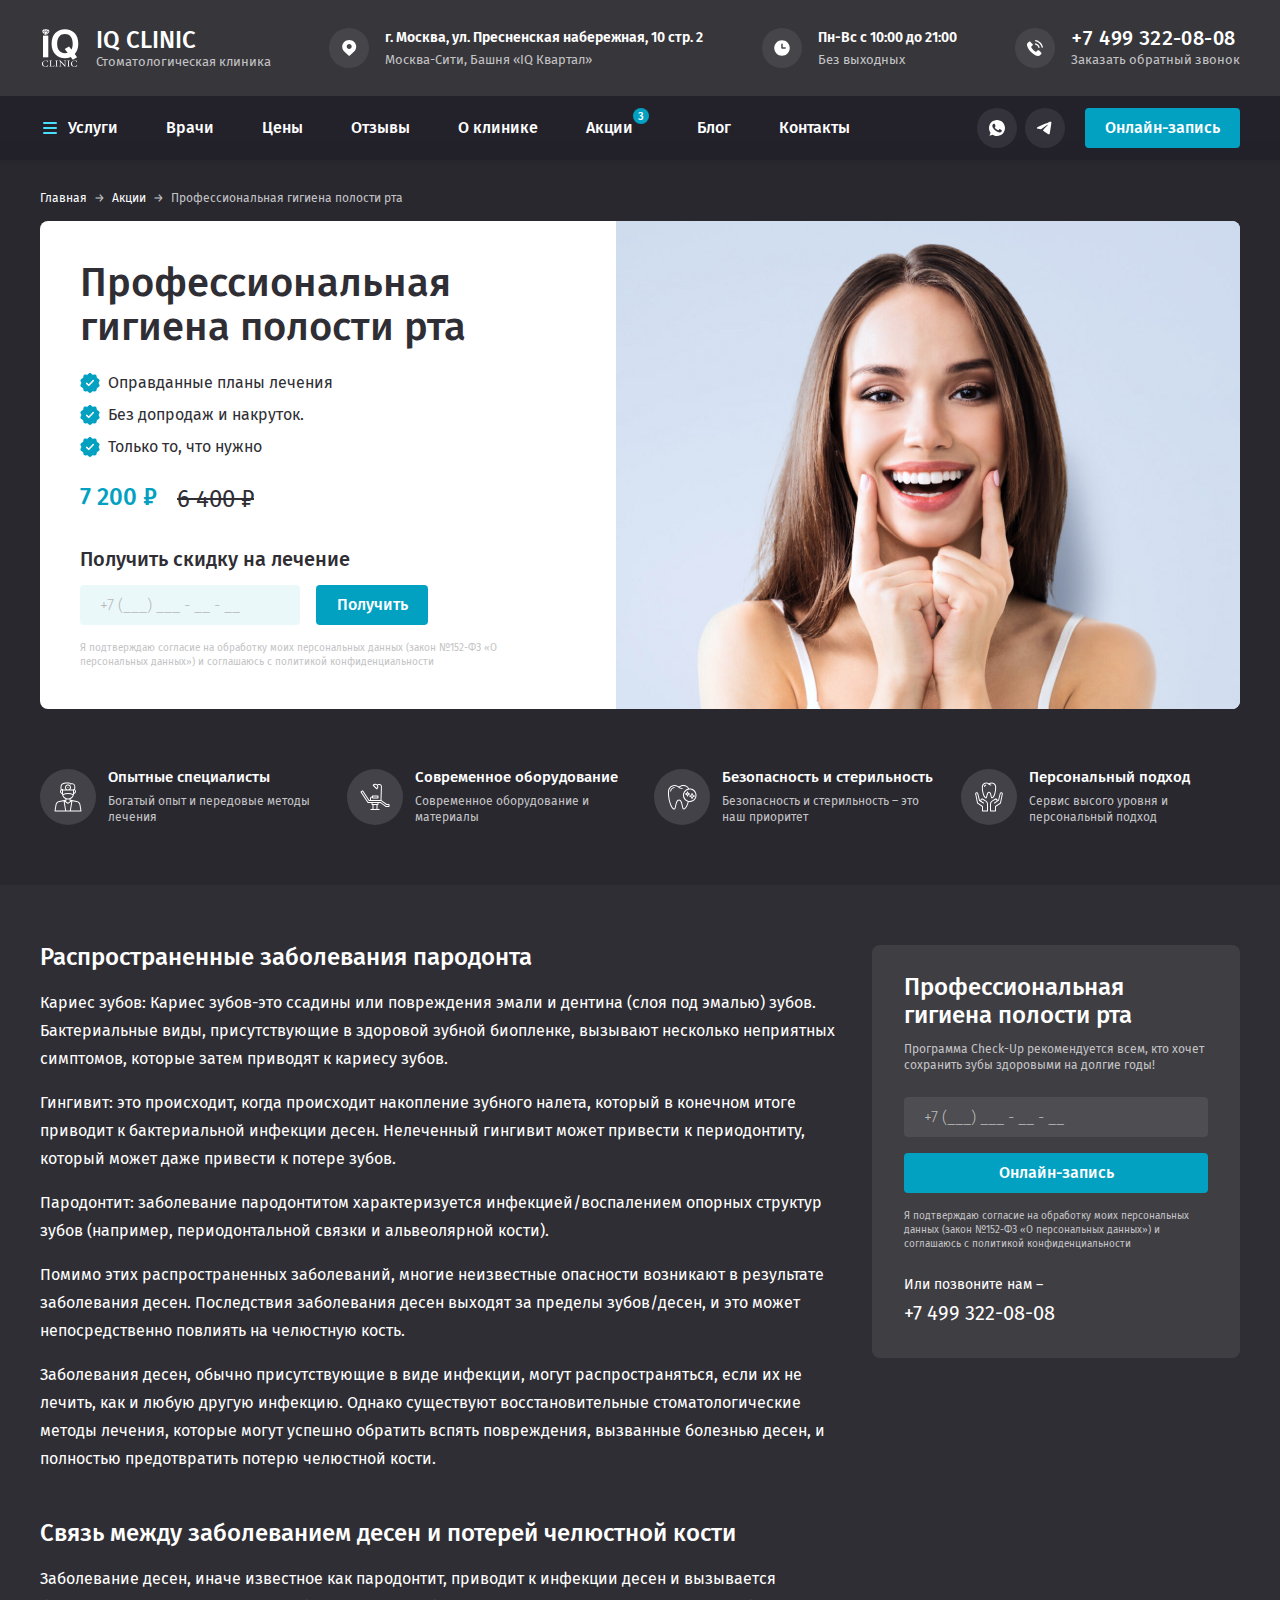
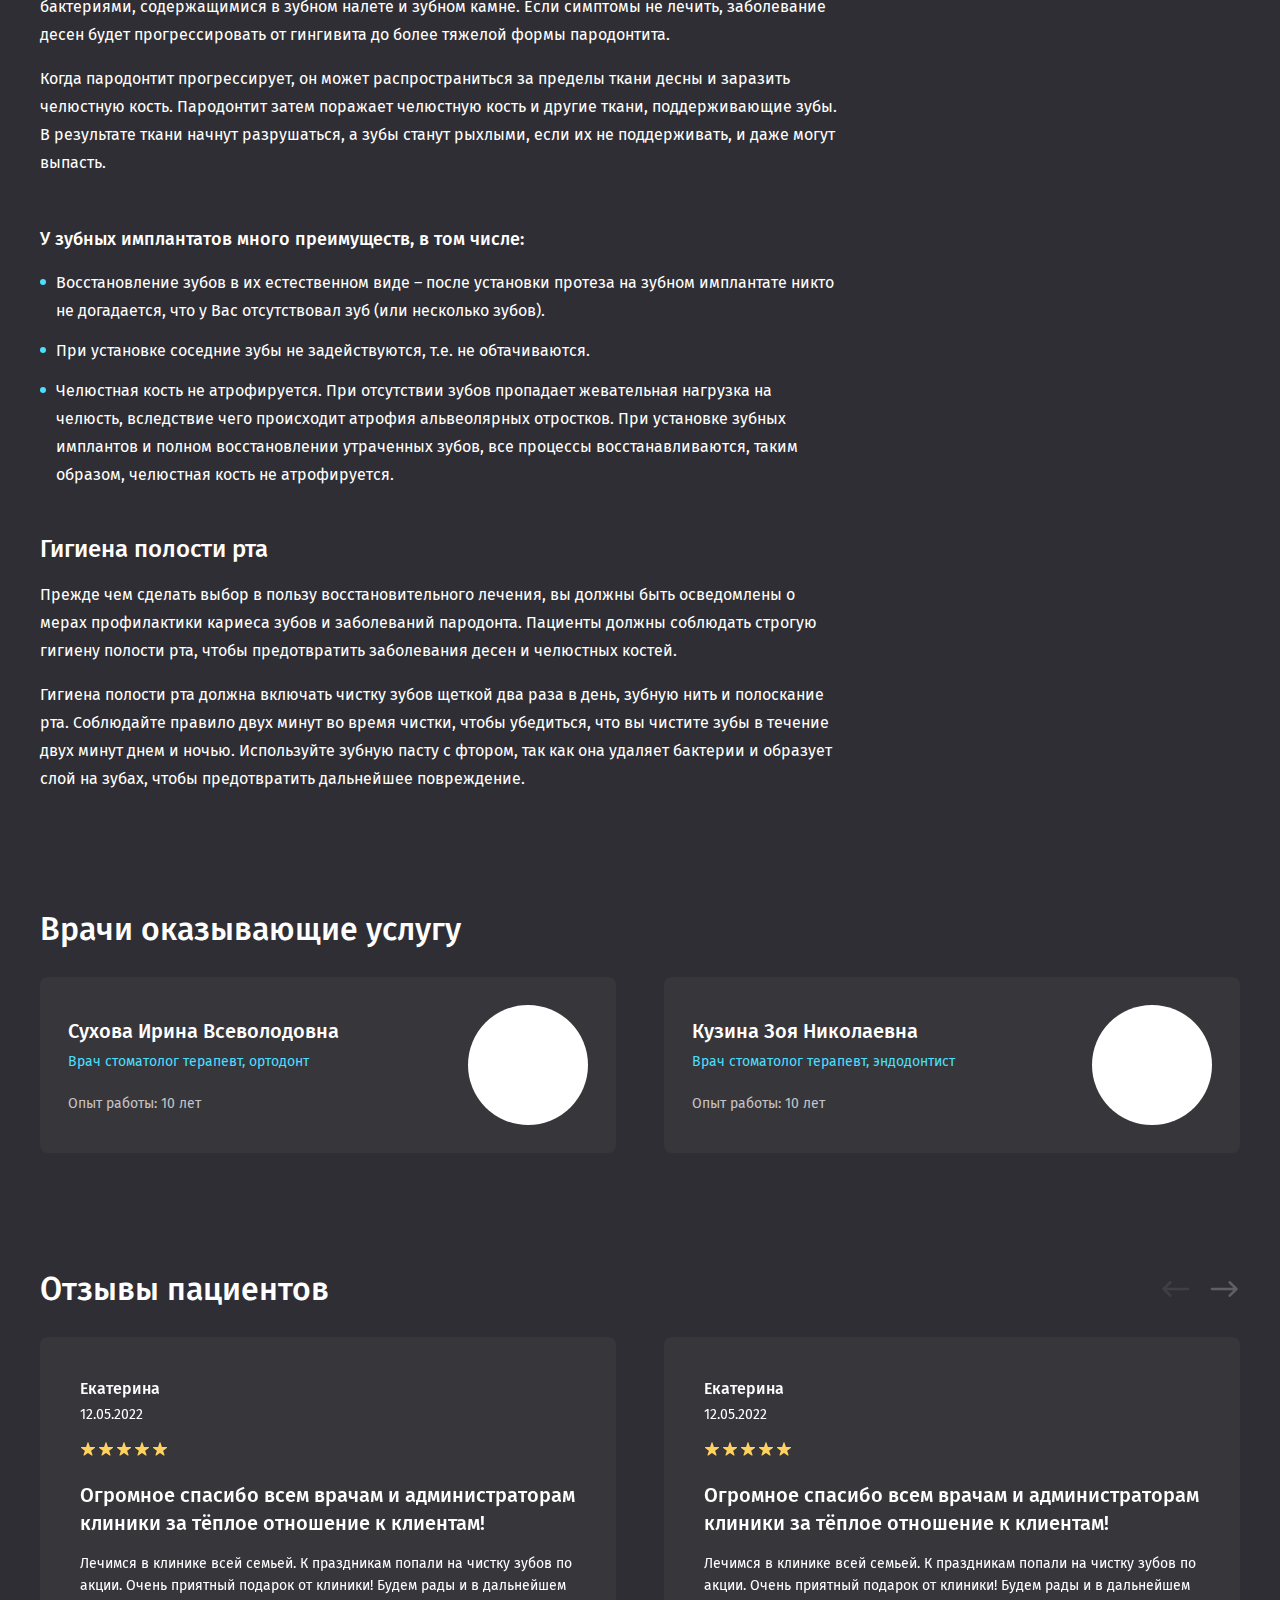
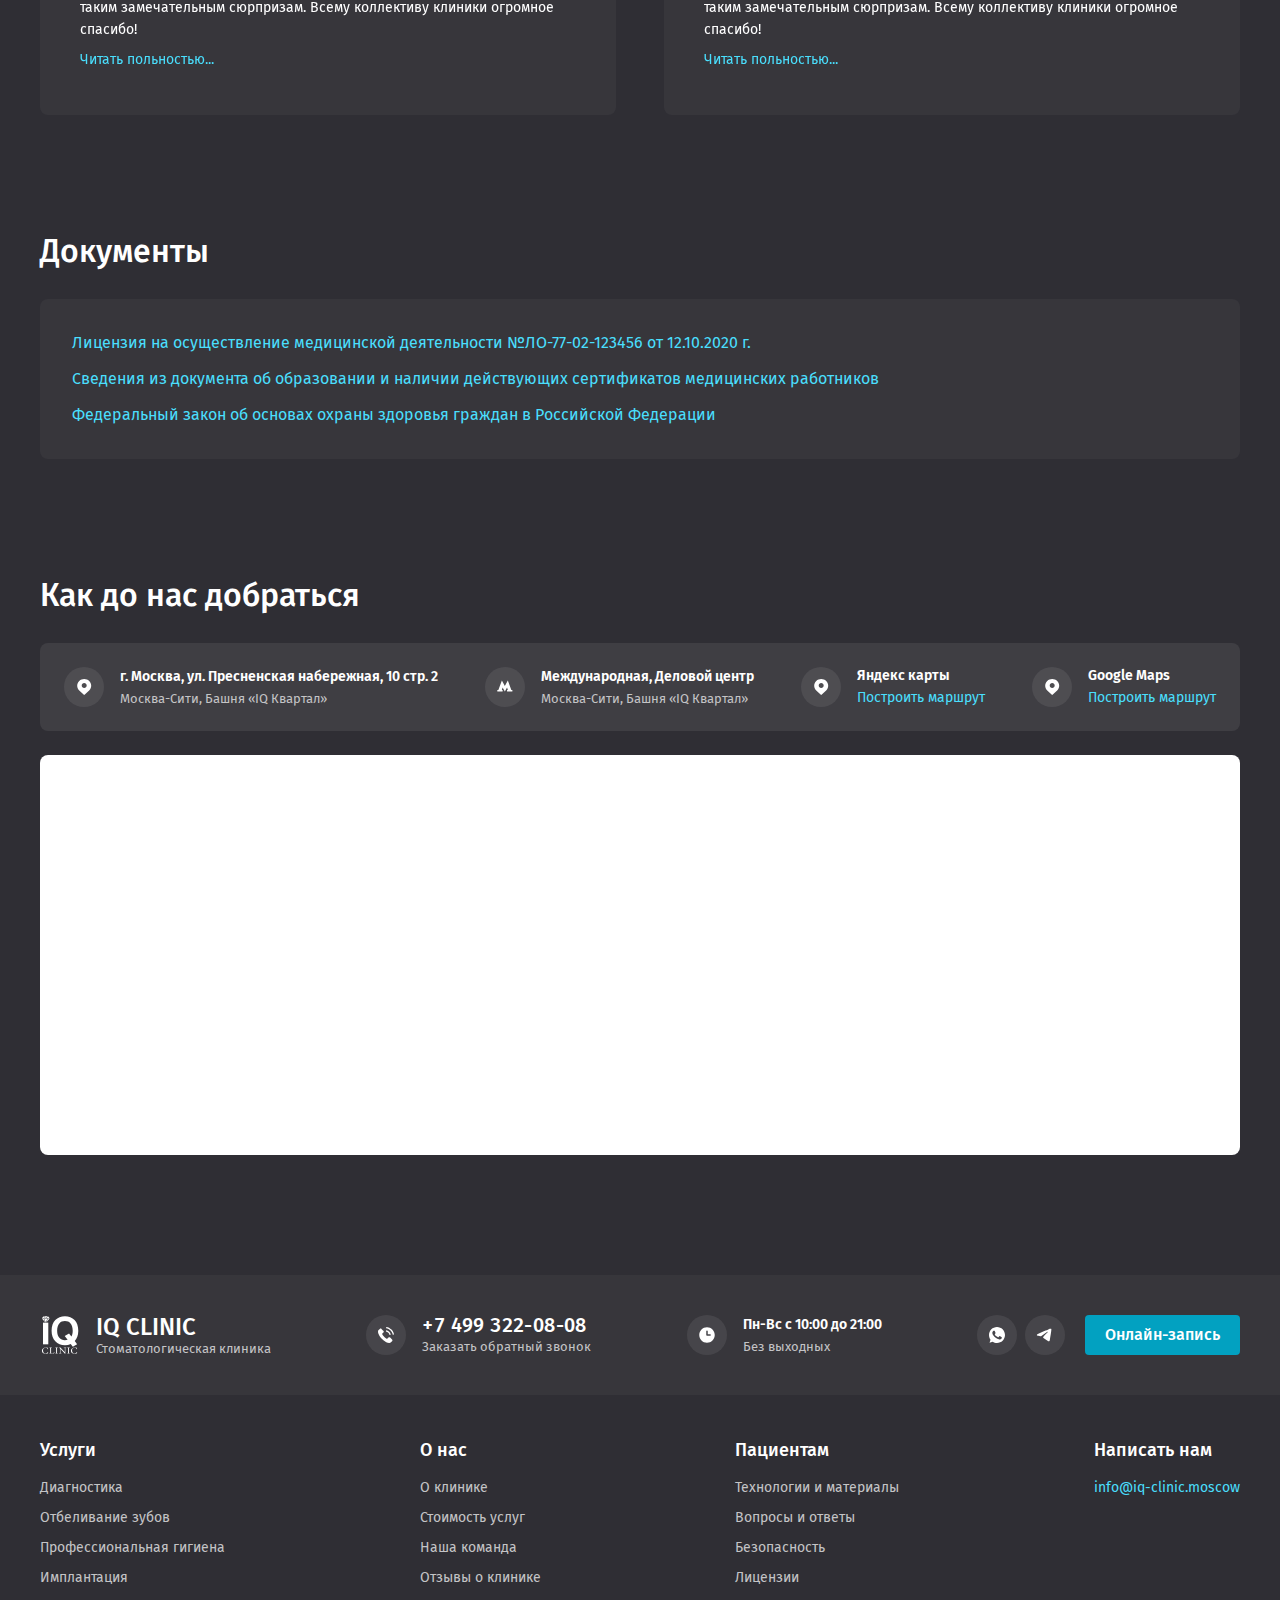
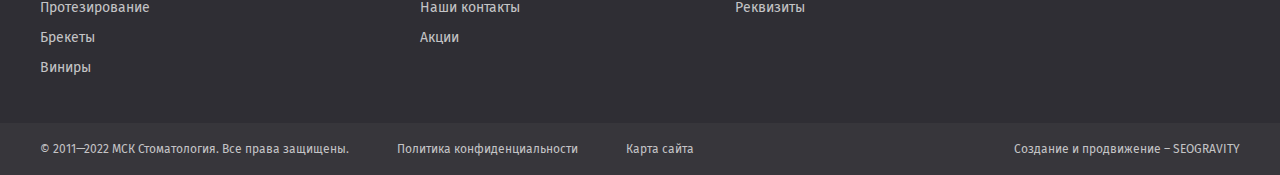
<file: promotion.html>
<!DOCTYPE html>
<html lang="ru">
	<head>
		<meta http-equiv="Content-Type" content="text/html; charset=utf-8">

		<!-- Адаптирование страницы для мобильных устройств -->
		<meta name="viewport" content="width=device-width, initial-scale=1, maximum-scale=1">

		<!-- Запрет распознования номера телефона -->
		<meta name="format-detection" content="telephone=no">
		<meta name="SKYPE_TOOLBAR" content ="SKYPE_TOOLBAR_PARSER_COMPATIBLE">

		<!-- Заголовок страницы -->
		<title>Заголовок страницы</title>

		<!-- Данное значение часто используют(использовали) поисковые системы -->
		<meta name="description" content="">
		<meta name="keywords" content="">

		<!-- Изменение цвета панели моб. браузера -->
		<meta name="msapplication-TileColor" content="#2F2E34">
		<meta name="theme-color" content="#2F2E34">

		<!-- Подключение шрифтов с гугла -->
		<link rel="preconnect" href="https://fonts.googleapis.com">
		<link rel="preconnect" href="https://fonts.gstatic.com" crossorigin>
		<link href="https://fonts.googleapis.com/css2?family=Fira+Sans:ital,wght@0,300;0,400;0,500;0,600;0,700;0,800;0,900;1,300;1,400;1,500;1,600;1,700;1,800;1,900&display=swap" rel="stylesheet">

		<!-- Подключение файлов стилей -->
		<link rel="stylesheet" href="css/swiper-bundle.min.css" async>
		<link rel="stylesheet" href="css/swiper.css" async>
		<link rel="stylesheet" href="css/fancybox.css" async>
		<link rel="stylesheet" href="css/styles.css" async>

		<link rel="stylesheet" href="css/response_1247.css" media="print, (max-width: 1247px)" async>
		<link rel="stylesheet" href="css/response_1023.css" media="print, (max-width: 1023px)" async>
		<link rel="stylesheet" href="css/response_767.css" media="print, (max-width: 767px)" async>
		<link rel="stylesheet" href="css/response_479.css" media="(max-width: 479px)" async>
	</head>

	<body>
		<div class="wrap">
			<div class="main">
				<header>
					<div class="scroll">
						<div class="info">
							<div class="cont row">
								<a href="/" class="logo">
									<img src="images/logo.svg" alt="">

									<div>
										<div class="name">IQ CLINIC</div>
										<div class="desc">Стоматологическая клиника</div>
									</div>
								</a>

								<div class="location">
									<div class="icon">
										<svg><use xlink:href="images/sprite.svg#ic_location"></use></svg>
									</div>

									<div>
										<div class="address">г. Москва, ул. Пресненская набережная, 10 стр. 2</div>
										<div class="exp">Москва-Сити, Башня «IQ Квартал»</div>
									</div>
								</div>

								<div class="time">
									<div class="icon">
										<svg><use xlink:href="images/sprite.svg#ic_time"></use></svg>
									</div>

									<div>
										<div>Пн-Вс с 10:00 до 21:00</div>
										<div class="exp">Без выходных</div>
									</div>
								</div>

								<div class="phone">
									<div class="icon">
										<svg><use xlink:href="images/sprite.svg#ic_phone"></use></svg>
									</div>

									<div>
										<div><a href="tel:+74993220808">+7 499 322-08-08</a></div>

										<div><button class="callback_btn modal_btn" data-modal="#callback_modal">Заказать обратный звонок</button></div>
									</div>
								</div>
							</div>
						</div>


						<div class="bottom">
							<div class="cont row">
								<div class="categories modal_cont">
									<button class="btn mini_modal_btn" data-modal-id="#categories_modal">
										<svg class="icon"><use xlink:href="images/sprite.svg#ic_menu"></use></svg>
										<span>Услуги</span>
									</button>

									<div class="mini_modal tabs_container" id="categories_modal">
										<div class="cont row">
											<div class="tabs">
												<button data-content="#categories_tab1" data-level="level1" class="active">Диагностика</button>

												<button data-content="#categories_tab2" data-level="level1">Профессиональная гигиена</button>

												<button data-content="#categories_tab3" data-level="level1">Лечение зубов</button>

												<button data-content="#categories_tab4" data-level="level1">Отбеливание зубов</button>

												<button data-content="#categories_tab5" data-level="level1">Исправление прикуса</button>

												<button data-content="#categories_tab6" data-level="level1">Брекеты</button>

												<button data-content="#categories_tab7" data-level="level1">Элайнеры</button>

												<button data-content="#categories_tab8" data-level="level1">Имплантация зубов</button>

												<button data-content="#categories_tab9" data-level="level1">Удаление зубов</button>

												<button data-content="#categories_tab10" data-level="level1">Протезирование зубов</button>

												<button data-content="#categories_tab11" data-level="level1">Виниры</button>

												<button data-content="#categories_tab12" data-level="level1">Реставрация зубов</button>
											</div>


											<div class="col_main">
												<div class="tab_content level1 active" id="categories_tab1">
													<div class="row">
														<div class="category">
															<div class="title">
																<a href="/">Имплантация зубов</a>
															</div>

															<div class="item">
																<div class="main">
																	<a href="/">Виды имплантации</a>
																</div>

																<div class="sub">
																	<div><a href="/">Одномоментная имплантация</a></div>
																	<div><a href="/">Одноэтапная имплантация</a></div>
																	<div><a href="/">Двухэтапная имплантация зубов</a></div>
																	<div><a href="/">Полная имплантация зубов</a></div>
																	<div><a href="/">Все зубы на 4х имплантах</a></div>
																</div>
															</div>

															<div class="item">
																<div class="main">
																	<a href="/">При недостатке кости или десны</a>
																</div>

																<div class="sub">
																	<div><a href="/">Костная пластика</a></div>
																	<div><a href="/">Синус-лифтинг</a></div>
																	<div><a href="/">Наращивание десны</a></div>
																</div>
															</div>
														</div>

														<div class="category">
															<div class="title">
																<a href="/">Имплантация «под ключ»</a>
															</div>

															<div class="item">
																<div class="main">
																	<a href="/">Система имплантации</a>
																</div>

																<div class="sub">
																	<div><a href="/">Dentium (Южная Корея)</a></div>
																	<div><a href="/">Nobel (США)</a></div>
																	<div><a href="/">Astra Tech (Швеция)</a></div>
																</div>
															</div>
														</div>
													</div>
												</div>


												<div class="tab_content level1" id="categories_tab2">
													<div class="row">
														<div class="category">
															<div class="title">
																<a href="/">Имплантация зубов</a>
															</div>

															<div class="item">
																<div class="main">
																	<a href="/">Виды имплантации</a>
																</div>

																<div class="sub">
																	<div><a href="/">Одномоментная имплантация</a></div>
																	<div><a href="/">Одноэтапная имплантация</a></div>
																	<div><a href="/">Двухэтапная имплантация зубов</a></div>
																	<div><a href="/">Полная имплантация зубов</a></div>
																	<div><a href="/">Все зубы на 4х имплантах</a></div>
																</div>
															</div>

															<div class="item">
																<div class="main">
																	<a href="/">При недостатке кости или десны</a>
																</div>

																<div class="sub">
																	<div><a href="/">Костная пластика</a></div>
																	<div><a href="/">Синус-лифтинг</a></div>
																	<div><a href="/">Наращивание десны</a></div>
																</div>
															</div>
														</div>

														<div class="category">
															<div class="title">
																<a href="/">Имплантация «под ключ»</a>
															</div>

															<div class="item">
																<div class="main">
																	<a href="/">Система имплантации</a>
																</div>

																<div class="sub">
																	<div><a href="/">Dentium (Южная Корея)</a></div>
																	<div><a href="/">Nobel (США)</a></div>
																	<div><a href="/">Astra Tech (Швеция)</a></div>
																</div>
															</div>
														</div>
													</div>
												</div>


												<div class="tab_content level1" id="categories_tab3">
													<div class="row">
														<div class="category">
															<div class="title">
																<a href="/">Имплантация зубов</a>
															</div>

															<div class="item">
																<div class="main">
																	<a href="/">Виды имплантации</a>
																</div>

																<div class="sub">
																	<div><a href="/">Одномоментная имплантация</a></div>
																	<div><a href="/">Одноэтапная имплантация</a></div>
																	<div><a href="/">Двухэтапная имплантация зубов</a></div>
																	<div><a href="/">Полная имплантация зубов</a></div>
																	<div><a href="/">Все зубы на 4х имплантах</a></div>
																</div>
															</div>

															<div class="item">
																<div class="main">
																	<a href="/">При недостатке кости или десны</a>
																</div>

																<div class="sub">
																	<div><a href="/">Костная пластика</a></div>
																	<div><a href="/">Синус-лифтинг</a></div>
																	<div><a href="/">Наращивание десны</a></div>
																</div>
															</div>
														</div>

														<div class="category">
															<div class="title">
																<a href="/">Имплантация «под ключ»</a>
															</div>

															<div class="item">
																<div class="main">
																	<a href="/">Система имплантации</a>
																</div>

																<div class="sub">
																	<div><a href="/">Dentium (Южная Корея)</a></div>
																	<div><a href="/">Nobel (США)</a></div>
																	<div><a href="/">Astra Tech (Швеция)</a></div>
																</div>
															</div>
														</div>
													</div>
												</div>


												<div class="tab_content level1" id="categories_tab4">
													<div class="row">
														<div class="category">
															<div class="title">
																<a href="/">Имплантация зубов</a>
															</div>

															<div class="item">
																<div class="main">
																	<a href="/">Виды имплантации</a>
																</div>

																<div class="sub">
																	<div><a href="/">Одномоментная имплантация</a></div>
																	<div><a href="/">Одноэтапная имплантация</a></div>
																	<div><a href="/">Двухэтапная имплантация зубов</a></div>
																	<div><a href="/">Полная имплантация зубов</a></div>
																	<div><a href="/">Все зубы на 4х имплантах</a></div>
																</div>
															</div>

															<div class="item">
																<div class="main">
																	<a href="/">При недостатке кости или десны</a>
																</div>

																<div class="sub">
																	<div><a href="/">Костная пластика</a></div>
																	<div><a href="/">Синус-лифтинг</a></div>
																	<div><a href="/">Наращивание десны</a></div>
																</div>
															</div>
														</div>

														<div class="category">
															<div class="title">
																<a href="/">Имплантация «под ключ»</a>
															</div>

															<div class="item">
																<div class="main">
																	<a href="/">Система имплантации</a>
																</div>

																<div class="sub">
																	<div><a href="/">Dentium (Южная Корея)</a></div>
																	<div><a href="/">Nobel (США)</a></div>
																	<div><a href="/">Astra Tech (Швеция)</a></div>
																</div>
															</div>
														</div>
													</div>
												</div>


												<div class="tab_content level1" id="categories_tab5">
													<div class="row">
														<div class="category">
															<div class="title">
																<a href="/">Имплантация зубов</a>
															</div>

															<div class="item">
																<div class="main">
																	<a href="/">Виды имплантации</a>
																</div>

																<div class="sub">
																	<div><a href="/">Одномоментная имплантация</a></div>
																	<div><a href="/">Одноэтапная имплантация</a></div>
																	<div><a href="/">Двухэтапная имплантация зубов</a></div>
																	<div><a href="/">Полная имплантация зубов</a></div>
																	<div><a href="/">Все зубы на 4х имплантах</a></div>
																</div>
															</div>

															<div class="item">
																<div class="main">
																	<a href="/">При недостатке кости или десны</a>
																</div>

																<div class="sub">
																	<div><a href="/">Костная пластика</a></div>
																	<div><a href="/">Синус-лифтинг</a></div>
																	<div><a href="/">Наращивание десны</a></div>
																</div>
															</div>
														</div>

														<div class="category">
															<div class="title">
																<a href="/">Имплантация «под ключ»</a>
															</div>

															<div class="item">
																<div class="main">
																	<a href="/">Система имплантации</a>
																</div>

																<div class="sub">
																	<div><a href="/">Dentium (Южная Корея)</a></div>
																	<div><a href="/">Nobel (США)</a></div>
																	<div><a href="/">Astra Tech (Швеция)</a></div>
																</div>
															</div>
														</div>
													</div>
												</div>


												<div class="tab_content level1" id="categories_tab6">
													<div class="row">
														<div class="category">
															<div class="title">
																<a href="/">Имплантация зубов</a>
															</div>

															<div class="item">
																<div class="main">
																	<a href="/">Виды имплантации</a>
																</div>

																<div class="sub">
																	<div><a href="/">Одномоментная имплантация</a></div>
																	<div><a href="/">Одноэтапная имплантация</a></div>
																	<div><a href="/">Двухэтапная имплантация зубов</a></div>
																	<div><a href="/">Полная имплантация зубов</a></div>
																	<div><a href="/">Все зубы на 4х имплантах</a></div>
																</div>
															</div>

															<div class="item">
																<div class="main">
																	<a href="/">При недостатке кости или десны</a>
																</div>

																<div class="sub">
																	<div><a href="/">Костная пластика</a></div>
																	<div><a href="/">Синус-лифтинг</a></div>
																	<div><a href="/">Наращивание десны</a></div>
																</div>
															</div>
														</div>

														<div class="category">
															<div class="title">
																<a href="/">Имплантация «под ключ»</a>
															</div>

															<div class="item">
																<div class="main">
																	<a href="/">Система имплантации</a>
																</div>

																<div class="sub">
																	<div><a href="/">Dentium (Южная Корея)</a></div>
																	<div><a href="/">Nobel (США)</a></div>
																	<div><a href="/">Astra Tech (Швеция)</a></div>
																</div>
															</div>
														</div>
													</div>
												</div>


												<div class="tab_content level1" id="categories_tab7">
													<div class="row">
														<div class="category">
															<div class="title">
																<a href="/">Имплантация зубов</a>
															</div>

															<div class="item">
																<div class="main">
																	<a href="/">Виды имплантации</a>
																</div>

																<div class="sub">
																	<div><a href="/">Одномоментная имплантация</a></div>
																	<div><a href="/">Одноэтапная имплантация</a></div>
																	<div><a href="/">Двухэтапная имплантация зубов</a></div>
																	<div><a href="/">Полная имплантация зубов</a></div>
																	<div><a href="/">Все зубы на 4х имплантах</a></div>
																</div>
															</div>

															<div class="item">
																<div class="main">
																	<a href="/">При недостатке кости или десны</a>
																</div>

																<div class="sub">
																	<div><a href="/">Костная пластика</a></div>
																	<div><a href="/">Синус-лифтинг</a></div>
																	<div><a href="/">Наращивание десны</a></div>
																</div>
															</div>
														</div>

														<div class="category">
															<div class="title">
																<a href="/">Имплантация «под ключ»</a>
															</div>

															<div class="item">
																<div class="main">
																	<a href="/">Система имплантации</a>
																</div>

																<div class="sub">
																	<div><a href="/">Dentium (Южная Корея)</a></div>
																	<div><a href="/">Nobel (США)</a></div>
																	<div><a href="/">Astra Tech (Швеция)</a></div>
																</div>
															</div>
														</div>
													</div>
												</div>


												<div class="tab_content level1" id="categories_tab8">
													<div class="row">
														<div class="category">
															<div class="title">
																<a href="/">Имплантация зубов</a>
															</div>

															<div class="item">
																<div class="main">
																	<a href="/">Виды имплантации</a>
																</div>

																<div class="sub">
																	<div><a href="/">Одномоментная имплантация</a></div>
																	<div><a href="/">Одноэтапная имплантация</a></div>
																	<div><a href="/">Двухэтапная имплантация зубов</a></div>
																	<div><a href="/">Полная имплантация зубов</a></div>
																	<div><a href="/">Все зубы на 4х имплантах</a></div>
																</div>
															</div>

															<div class="item">
																<div class="main">
																	<a href="/">При недостатке кости или десны</a>
																</div>

																<div class="sub">
																	<div><a href="/">Костная пластика</a></div>
																	<div><a href="/">Синус-лифтинг</a></div>
																	<div><a href="/">Наращивание десны</a></div>
																</div>
															</div>
														</div>

														<div class="category">
															<div class="title">
																<a href="/">Имплантация «под ключ»</a>
															</div>

															<div class="item">
																<div class="main">
																	<a href="/">Система имплантации</a>
																</div>

																<div class="sub">
																	<div><a href="/">Dentium (Южная Корея)</a></div>
																	<div><a href="/">Nobel (США)</a></div>
																	<div><a href="/">Astra Tech (Швеция)</a></div>
																</div>
															</div>
														</div>
													</div>
												</div>


												<div class="tab_content level1" id="categories_tab9">
													<div class="row">
														<div class="category">
															<div class="title">
																<a href="/">Имплантация зубов</a>
															</div>

															<div class="item">
																<div class="main">
																	<a href="/">Виды имплантации</a>
																</div>

																<div class="sub">
																	<div><a href="/">Одномоментная имплантация</a></div>
																	<div><a href="/">Одноэтапная имплантация</a></div>
																	<div><a href="/">Двухэтапная имплантация зубов</a></div>
																	<div><a href="/">Полная имплантация зубов</a></div>
																	<div><a href="/">Все зубы на 4х имплантах</a></div>
																</div>
															</div>

															<div class="item">
																<div class="main">
																	<a href="/">При недостатке кости или десны</a>
																</div>

																<div class="sub">
																	<div><a href="/">Костная пластика</a></div>
																	<div><a href="/">Синус-лифтинг</a></div>
																	<div><a href="/">Наращивание десны</a></div>
																</div>
															</div>
														</div>

														<div class="category">
															<div class="title">
																<a href="/">Имплантация «под ключ»</a>
															</div>

															<div class="item">
																<div class="main">
																	<a href="/">Система имплантации</a>
																</div>

																<div class="sub">
																	<div><a href="/">Dentium (Южная Корея)</a></div>
																	<div><a href="/">Nobel (США)</a></div>
																	<div><a href="/">Astra Tech (Швеция)</a></div>
																</div>
															</div>
														</div>
													</div>
												</div>


												<div class="tab_content level1" id="categories_tab10">
													<div class="row">
														<div class="category">
															<div class="title">
																<a href="/">Имплантация зубов</a>
															</div>

															<div class="item">
																<div class="main">
																	<a href="/">Виды имплантации</a>
																</div>

																<div class="sub">
																	<div><a href="/">Одномоментная имплантация</a></div>
																	<div><a href="/">Одноэтапная имплантация</a></div>
																	<div><a href="/">Двухэтапная имплантация зубов</a></div>
																	<div><a href="/">Полная имплантация зубов</a></div>
																	<div><a href="/">Все зубы на 4х имплантах</a></div>
																</div>
															</div>

															<div class="item">
																<div class="main">
																	<a href="/">При недостатке кости или десны</a>
																</div>

																<div class="sub">
																	<div><a href="/">Костная пластика</a></div>
																	<div><a href="/">Синус-лифтинг</a></div>
																	<div><a href="/">Наращивание десны</a></div>
																</div>
															</div>
														</div>

														<div class="category">
															<div class="title">
																<a href="/">Имплантация «под ключ»</a>
															</div>

															<div class="item">
																<div class="main">
																	<a href="/">Система имплантации</a>
																</div>

																<div class="sub">
																	<div><a href="/">Dentium (Южная Корея)</a></div>
																	<div><a href="/">Nobel (США)</a></div>
																	<div><a href="/">Astra Tech (Швеция)</a></div>
																</div>
															</div>
														</div>
													</div>
												</div>


												<div class="tab_content level1" id="categories_tab11">
													<div class="row">
														<div class="category">
															<div class="title">
																<a href="/">Имплантация зубов</a>
															</div>

															<div class="item">
																<div class="main">
																	<a href="/">Виды имплантации</a>
																</div>

																<div class="sub">
																	<div><a href="/">Одномоментная имплантация</a></div>
																	<div><a href="/">Одноэтапная имплантация</a></div>
																	<div><a href="/">Двухэтапная имплантация зубов</a></div>
																	<div><a href="/">Полная имплантация зубов</a></div>
																	<div><a href="/">Все зубы на 4х имплантах</a></div>
																</div>
															</div>

															<div class="item">
																<div class="main">
																	<a href="/">При недостатке кости или десны</a>
																</div>

																<div class="sub">
																	<div><a href="/">Костная пластика</a></div>
																	<div><a href="/">Синус-лифтинг</a></div>
																	<div><a href="/">Наращивание десны</a></div>
																</div>
															</div>
														</div>

														<div class="category">
															<div class="title">
																<a href="/">Имплантация «под ключ»</a>
															</div>

															<div class="item">
																<div class="main">
																	<a href="/">Система имплантации</a>
																</div>

																<div class="sub">
																	<div><a href="/">Dentium (Южная Корея)</a></div>
																	<div><a href="/">Nobel (США)</a></div>
																	<div><a href="/">Astra Tech (Швеция)</a></div>
																</div>
															</div>
														</div>
													</div>
												</div>


												<div class="tab_content level1" id="categories_tab12">
													<div class="row">
														<div class="category">
															<div class="title">
																<a href="/">Имплантация зубов</a>
															</div>

															<div class="item">
																<div class="main">
																	<a href="/">Виды имплантации</a>
																</div>

																<div class="sub">
																	<div><a href="/">Одномоментная имплантация</a></div>
																	<div><a href="/">Одноэтапная имплантация</a></div>
																	<div><a href="/">Двухэтапная имплантация зубов</a></div>
																	<div><a href="/">Полная имплантация зубов</a></div>
																	<div><a href="/">Все зубы на 4х имплантах</a></div>
																</div>
															</div>

															<div class="item">
																<div class="main">
																	<a href="/">При недостатке кости или десны</a>
																</div>

																<div class="sub">
																	<div><a href="/">Костная пластика</a></div>
																	<div><a href="/">Синус-лифтинг</a></div>
																	<div><a href="/">Наращивание десны</a></div>
																</div>
															</div>
														</div>

														<div class="category">
															<div class="title">
																<a href="/">Имплантация «под ключ»</a>
															</div>

															<div class="item">
																<div class="main">
																	<a href="/">Система имплантации</a>
																</div>

																<div class="sub">
																	<div><a href="/">Dentium (Южная Корея)</a></div>
																	<div><a href="/">Nobel (США)</a></div>
																	<div><a href="/">Astra Tech (Швеция)</a></div>
																</div>
															</div>
														</div>
													</div>
												</div>

												<div class="consult_form">
													<div class="title">Получите бесплатную консультацию</div>

													<div class="desc">Мы ответим на все ваши вопросы об услугах и врачах нашей клиники</div>

													<form action="" class="form">
														<div class="line">
															<div class="field">
																<input type="tel" name="" value="" class="input" placeholder="+7 (___) ___ - __ - __">
															</div>
														</div>

														<div class="submit">
															<button type="submit" class="submit_btn">Онлайн-запись</button>
														</div>

														<div class="agree">Я подтверждаю согласие на обработку моих персональных данных (закон №152-ФЗ «О персональных данных») и соглашаюсь с политикой конфиденциальности</div>
													</form>

													<div class="or_call">
														<div>Или позвоните нам –</div>
														<div><a href="tel:+74993220808">+7 499 322-08-08</a></div>
													</div>
												</div>
											</div>
										</div>
									</div>
								</div>

								<nav class="menu row">
									<div class="menu_item mob_menu_item">
										<a href="/">Услуги</a>
									</div>

									<div class="menu_item">
										<a href="/">Врачи</a>
									</div>

									<div class="menu_item">
										<a href="/">Цены</a>
									</div>

									<div class="menu_item">
										<a href="/">Отзывы</a>
									</div>

									<div class="menu_item">
										<a href="/">О клинике</a>
									</div>

									<div class="menu_item">
										<a href="/">Акции<sup>3</sup></a>
									</div>

									<div class="menu_item">
										<a href="/">Блог</a>
									</div>

									<div class="menu_item">
										<a href="/">Контакты</a>
									</div>
								</nav>

								<div class="messengers">
									<a href="/" target="_blank" rel="noopener nofollow" class="whatsapp_link">
										<svg class="icon"><use xlink:href="images/sprite.svg#ic_whatsapp"></use></svg>
									</a>

									<a href="/" target="_blank" rel="noopener nofollow" class="telegram_link">
										<svg class="icon"><use xlink:href="images/sprite.svg#ic_telegram"></use></svg>
									</a>
								</div>

								<button class="order_btn modal_btn" data-modal="#order_modal">Онлайн-запись</button>
							</div>
						</div>
					</div>
				</header>


				<section class="mob_header">
					<div class="cont row">
						<a href="/" class="logo">
							<img src="images/logo.svg" alt="">

							<div>
								<div class="name">IQ CLINIC</div>
								<div class="desc">Стоматологическая клиника</div>
							</div>
						</a>

						<a href="tel:+74993220808" class="phone">
							<svg class="icon"><use xlink:href="images/sprite.svg#ic_phone"></use></svg>
						</a>

						<button class="mob_menu_btn">
							<svg class="icon"><use xlink:href="images/sprite.svg#ic_menu"></use></svg>
							<svg class="icon"><use xlink:href="images/sprite.svg#ic_close"></use></svg>
						</button>
					</div>
				</section>


				<section class="promotion_head">
					<div class="cont">
						<div class="breadcrumbs">
							<a href="/">Главная</a> <span class="sep">→</span>
							<a href="/">Акции</a> <span class="sep">→</span>
							<span class="current">Профессиональная гигиена полости рта</span>
						</div>

						<div class="row">
							<div class="data">
								<h1 class="name">Профессиональная гигиена полости рта</h1>

								<div class="pluses">
									<div>Оправданные планы лечения</div>
									<div>Без допродаж и накруток.</div>
									<div>Только то, что нужно</div>
								</div>

								<div class="price">
									<span>7 200 ₽</span>
									<span class="old">6 400 ₽</span>
								</div>

								<div class="get_discount">
									<div class="title">Получить скидку на лечение</div>

									<form action="" class="form">
										<input type="tel" name="" value="" class="input" placeholder="+7 (___) ___ - __ - __">

										<button type="submit" class="submit_btn">Получить</button>

										<div class="agree">Я подтверждаю согласие на обработку моих персональных данных (закон №152-ФЗ «О персональных данных») и соглашаюсь с политикой конфиденциальности</div>
									</form>
								</div>
							</div>

							<div class="image">
								<img data-src="images/tmp/promotion_head_img.jpg" alt="" class="lazyload">
							</div>
						</div>

						<div class="advantages">
							<div class="row">
								<div class="item">
									<div class="icon">
										<img data-src="images/ic_advantage1.svg" alt="" class="lazyload">
									</div>

									<div>
										<div class="name">Опытные специалисты</div>
										<div class="desc">Богатый опыт и передовые методы лечения</div>
									</div>
								</div>

								<div class="item">
									<div class="icon">
										<img data-src="images/ic_advantage2.svg" alt="" class="lazyload">
									</div>

									<div>
										<div class="name">Современное оборудование</div>
										<div class="desc">Современное оборудование и материалы</div>
									</div>
								</div>

								<div class="item">
									<div class="icon">
										<img data-src="images/ic_advantage3.svg" alt="" class="lazyload">
									</div>

									<div>
										<div class="name">Безопасность и стерильность</div>
										<div class="desc">Безопасность и стерильность – это наш приоритет</div>
									</div>
								</div>

								<div class="item">
									<div class="icon">
										<img data-src="images/ic_advantage4.svg" alt="" class="lazyload">
									</div>

									<div>
										<div class="name">Персональный подход</div>
										<div class="desc">Сервис высого уровня и персональный подход</div>
									</div>
								</div>
							</div>
						</div>
					</div>
				</section>


				<section class="promotion_info block">
					<div class="cont row">
						<div class="col_main">
							<div class="text_block">
								<h2>Распространенные заболевания пародонта</h2>

								<p>Кариес зубов: Кариес зубов-это ссадины или повреждения эмали и дентина (слоя под эмалью) зубов. Бактериальные виды, присутствующие в здоровой зубной биопленке, вызывают несколько неприятных симптомов, которые затем приводят к кариесу зубов.</p>

								<p>Гингивит: это происходит, когда происходит накопление зубного налета, который в конечном итоге приводит к бактериальной инфекции десен. Нелеченный гингивит может привести к периодонтиту, который может даже привести к потере зубов.</p>

								<p>Пародонтит: заболевание пародонтитом характеризуется инфекцией/воспалением опорных структур зубов (например, периодонтальной связки и альвеолярной кости).</p>

								<p>Помимо этих распространенных заболеваний, многие неизвестные опасности возникают в результате заболевания десен. Последствия заболевания десен выходят за пределы зубов/десен, и это может непосредственно повлиять на челюстную кость.</p>

								<p>Заболевания десен, обычно присутствующие в виде инфекции, могут распространяться, если их не лечить, как и любую другую инфекцию. Однако существуют восстановительные стоматологические методы лечения, которые могут успешно обратить вспять повреждения, вызванные болезнью десен, и полностью предотвратить потерю челюстной кости.</p>

								<h2>Cвязь между заболеванием десен и потерей челюстной кости</h2>

								<p>Заболевание десен, иначе известное как пародонтит, приводит к инфекции десен и вызывается бактериями, содержащимися в зубном налете и зубном камне. Если симптомы не лечить, заболевание десен будет прогрессировать от гингивита до более тяжелой формы пародонтита.</p>

								<p>Когда пародонтит прогрессирует, он может распространиться за пределы ткани десны и заразить челюстную кость. Пародонтит затем поражает челюстную кость и другие ткани, поддерживающие зубы. В результате ткани начнут разрушаться, а зубы станут рыхлыми, если их не поддерживать, и даже могут выпасть.</p>

								<h3>У зубных имплантатов много преимуществ, в том числе:</h3>

								<ul>
									<li>Восстановление зубов в их естественном виде – после установки протеза на зубном имплантате никто не догадается, что у Вас отсутствовал зуб (или несколько зубов).</li>

									<li>При установке соседние зубы не задействуются, т.е. не обтачиваются.</li>

									<li>Челюстная кость не атрофируется. При отсутствии зубов пропадает жевательная нагрузка на челюсть, вследствие чего происходит атрофия альвеолярных отростков. При установке зубных имплантов и полном восстановлении утраченных зубов, все процессы восстанавливаются, таким образом, челюстная кость не атрофируется.</li>
								</ul>

								<h2>Гигиена полости рта</h2>

								<p>Прежде чем сделать выбор в пользу восстановительного лечения, вы должны быть осведомлены о мерах профилактики кариеса зубов и заболеваний пародонта. Пациенты должны соблюдать строгую гигиену полости рта, чтобы предотвратить заболевания десен и челюстных костей.</p>

								<p>Гигиена полости рта должна включать чистку зубов щеткой два раза в день, зубную нить и полоскание рта. Соблюдайте правило двух минут во время чистки, чтобы убедиться, что вы чистите зубы в течение двух минут днем и ночью. Используйте зубную пасту с фтором, так как она удаляет бактерии и образует слой на зубах, чтобы предотвратить дальнейшее повреждение.</p>
							</div>
						</div>

						<div class="col_right">
							<div class="consult_form sticky">
								<div class="title">Профессиональная гигиена полости рта</div>

								<div class="desc">Программа Check-Up рекомендуется всем, кто хочет сохранить зубы здоровыми на долгие годы!</div>

								<form action="" class="form">
									<div class="line">
										<div class="field">
											<input type="tel" name="" value="" class="input" placeholder="+7 (___) ___ - __ - __">
										</div>
									</div>

									<div class="submit">
										<button type="submit" class="submit_btn">Онлайн-запись</button>
									</div>

									<div class="agree">Я подтверждаю согласие на обработку моих персональных данных (закон №152-ФЗ «О персональных данных») и соглашаюсь с политикой конфиденциальности</div>
								</form>

								<div class="or_call">
									<div>Или позвоните нам –</div>
									<div><a href="tel:+74993220808">+7 499 322-08-08</a></div>
								</div>
							</div>
						</div>
					</div>
				</section>


				<section class="persons block">
					<div class="cont">
						<div class="block_head">
							<div class="title">Врачи оказывающие услугу</div>
						</div>

						<div class="row">
							<div class="person">
								<div class="thumb">
									<img data-src="images/tmp/person_photo1.jpg" alt="" class="lazyload">
								</div>

								<div>
									<div class="name">Cухова Ирина Всеволодовна</div>

									<div class="post">Врач стоматолог терапевт, ортодонт</div>

									<div class="experience">Опыт работы: 10 лет</div>
								</div>
							</div>

							<div class="person">
								<div class="thumb">
									<img data-src="images/tmp/person_photo2.jpg" alt="" class="lazyload">
								</div>

								<div>
									<div class="name">Кузина Зоя Николаевна</div>

									<div class="post">Врач стоматолог терапевт, эндодонтист</div>

									<div class="experience">Опыт работы: 10 лет</div>
								</div>
							</div>
						</div>
					</div>
				</section>


				<section class="reviews block">
					<div class="cont">
						<div class="block_head pad_r">
							<div class="title">Отзывы пациентов</div>
						</div>

						<div class="swiper">
							<div class="swiper-wrapper">
								<div class="swiper-slide">
									<div class="review">
										<div class="name">Екатерина</div>

										<div class="date">12.05.2022</div>

										<div class="rating">
											<svg class="icon"><use xlink:href="images/sprite.svg#ic_star"></use></svg>
											<svg class="icon"><use xlink:href="images/sprite.svg#ic_star"></use></svg>
											<svg class="icon"><use xlink:href="images/sprite.svg#ic_star"></use></svg>
											<svg class="icon"><use xlink:href="images/sprite.svg#ic_star"></use></svg>
											<svg class="icon"><use xlink:href="images/sprite.svg#ic_star"></use></svg>
										</div>

										<div class="title">Огромное спасибо всем врачам и администраторам клиники за тёплое отношение к клиентам!</div>

										<div class="text">Лечимся в клинике всей семьей. К праздникам попали на чистку зубов по акции. Очень приятный подарок от клиники! Будем рады и в дальнейшем таким замечательным сюрпризам. Всему коллективу клиники огромное спасибо!</div>

										<div class="link">
											<a href="/">Читать польностью...</a>
										</div>
									</div>
								</div>

								<div class="swiper-slide">
									<div class="review">
										<div class="name">Екатерина</div>

										<div class="date">12.05.2022</div>

										<div class="rating">
											<svg class="icon"><use xlink:href="images/sprite.svg#ic_star"></use></svg>
											<svg class="icon"><use xlink:href="images/sprite.svg#ic_star"></use></svg>
											<svg class="icon"><use xlink:href="images/sprite.svg#ic_star"></use></svg>
											<svg class="icon"><use xlink:href="images/sprite.svg#ic_star"></use></svg>
											<svg class="icon"><use xlink:href="images/sprite.svg#ic_star"></use></svg>
										</div>

										<div class="title">Огромное спасибо всем врачам и администраторам клиники за тёплое отношение к клиентам!</div>

										<div class="text">Лечимся в клинике всей семьей. К праздникам попали на чистку зубов по акции. Очень приятный подарок от клиники! Будем рады и в дальнейшем таким замечательным сюрпризам. Всему коллективу клиники огромное спасибо!</div>

										<div class="link">
											<a href="/">Читать польностью...</a>
										</div>
									</div>
								</div>

								<div class="swiper-slide">
									<div class="review">
										<div class="name">Екатерина</div>

										<div class="date">12.05.2022</div>

										<div class="rating">
											<svg class="icon"><use xlink:href="images/sprite.svg#ic_star"></use></svg>
											<svg class="icon"><use xlink:href="images/sprite.svg#ic_star"></use></svg>
											<svg class="icon"><use xlink:href="images/sprite.svg#ic_star"></use></svg>
											<svg class="icon"><use xlink:href="images/sprite.svg#ic_star"></use></svg>
											<svg class="icon"><use xlink:href="images/sprite.svg#ic_star"></use></svg>
										</div>

										<div class="title">Огромное спасибо всем врачам и администраторам клиники за тёплое отношение к клиентам!</div>

										<div class="text">Лечимся в клинике всей семьей. К праздникам попали на чистку зубов по акции. Очень приятный подарок от клиники! Будем рады и в дальнейшем таким замечательным сюрпризам. Всему коллективу клиники огромное спасибо!</div>

										<div class="link">
											<a href="/">Читать польностью...</a>
										</div>
									</div>
								</div>

								<div class="swiper-slide">
									<div class="review">
										<div class="name">Екатерина</div>

										<div class="date">12.05.2022</div>

										<div class="rating">
											<svg class="icon"><use xlink:href="images/sprite.svg#ic_star"></use></svg>
											<svg class="icon"><use xlink:href="images/sprite.svg#ic_star"></use></svg>
											<svg class="icon"><use xlink:href="images/sprite.svg#ic_star"></use></svg>
											<svg class="icon"><use xlink:href="images/sprite.svg#ic_star"></use></svg>
											<svg class="icon"><use xlink:href="images/sprite.svg#ic_star"></use></svg>
										</div>

										<div class="title">Огромное спасибо всем врачам и администраторам клиники за тёплое отношение к клиентам!</div>

										<div class="text">Лечимся в клинике всей семьей. К праздникам попали на чистку зубов по акции. Очень приятный подарок от клиники! Будем рады и в дальнейшем таким замечательным сюрпризам. Всему коллективу клиники огромное спасибо!</div>

										<div class="link">
											<a href="/">Читать польностью...</a>
										</div>
									</div>
								</div>

								<div class="swiper-slide">
									<div class="review">
										<div class="name">Екатерина</div>

										<div class="date">12.05.2022</div>

										<div class="rating">
											<svg class="icon"><use xlink:href="images/sprite.svg#ic_star"></use></svg>
											<svg class="icon"><use xlink:href="images/sprite.svg#ic_star"></use></svg>
											<svg class="icon"><use xlink:href="images/sprite.svg#ic_star"></use></svg>
											<svg class="icon"><use xlink:href="images/sprite.svg#ic_star"></use></svg>
											<svg class="icon"><use xlink:href="images/sprite.svg#ic_star"></use></svg>
										</div>

										<div class="title">Огромное спасибо всем врачам и администраторам клиники за тёплое отношение к клиентам!</div>

										<div class="text">Лечимся в клинике всей семьей. К праздникам попали на чистку зубов по акции. Очень приятный подарок от клиники! Будем рады и в дальнейшем таким замечательным сюрпризам. Всему коллективу клиники огромное спасибо!</div>

										<div class="link">
											<a href="/">Читать польностью...</a>
										</div>
									</div>
								</div>
							</div>

							<div class="swiper-button-prev">
								<svg class="icon"><use xlink:href="images/sprite.svg#ic_arrow_hor"></use></svg>
							</div>

							<div class="swiper-button-next">
								<svg class="icon"><use xlink:href="images/sprite.svg#ic_arrow_hor"></use></svg>
							</div>
						</div>
					</div>
				</section>


				<section class="documents block">
					<div class="cont">
						<div class="block_head">
							<div class="title">Документы</div>
						</div>

						<div class="data">
							<div><a href="/">Лицензия на осуществление медицинской деятельности №ЛО-77-02-123456 от 12.10.2020 г.</a></div>

							<div><a href="/">Сведения из документа об образовании и наличии действующих сертификатов медицинских работников</a></div>

							<div><a href="/">Федеральный закон об основах охраны здоровья граждан в Российской Федерации</a></div>

							<img data-src="images/tmp/documents_img.png" alt="" class="img lazyload">
						</div>
					</div>
				</section>


				<section class="contacts_info block">
					<div class="cont">
						<div class="block_head">
							<div class="title">Как до нас добраться</div>
						</div>

						<div class="data">
							<div class="item">
								<div class="icon">
									<svg><use xlink:href="images/sprite.svg#ic_location"></use></svg>
								</div>

								<div>
									<div class="address">г. Москва, ул. Пресненская набережная, 10 стр. 2</div>
									<div class="exp">Москва-Сити, Башня «IQ Квартал»</div>
								</div>
							</div>

							<div class="item">
								<div class="icon">
									<svg><use xlink:href="images/sprite.svg#ic_metro"></use></svg>
								</div>

								<div>
									<div class="label">Международная, Деловой центр</div>
									<div class="exp">Москва-Сити, Башня «IQ Квартал»</div>
								</div>
							</div>

							<div class="item">
								<div class="icon">
									<svg><use xlink:href="images/sprite.svg#ic_location"></use></svg>
								</div>

								<div>
									<div class="label">Яндекс карты</div>
									<div class="link"><a href="/">Построить маршрут</a></div>
								</div>
							</div>

							<div class="item">
								<div class="icon">
									<svg><use xlink:href="images/sprite.svg#ic_location"></use></svg>
								</div>

								<div>
									<div class="label">Google Maps</div>
									<div class="link"><a href="/">Построить маршрут</a></div>
								</div>
							</div>
						</div>

						<div class="map"></div>
					</div>
				</section>
			</div>


			<footer>
				<div class="top">
					<div class="cont row">
						<div class="logo">
							<img src="images/logo.svg" alt="">

							<div>
								<div class="name">IQ CLINIC</div>
								<div class="desc">Стоматологическая клиника</div>
							</div>
						</div>

						<div class="phone">
							<div class="icon">
								<svg><use xlink:href="images/sprite.svg#ic_phone"></use></svg>
							</div>

							<div>
								<div><a href="tel:+74993220808">+7 499 322-08-08</a></div>

								<div><button class="callback_btn modal_btn" data-modal="#callback_modal">Заказать обратный звонок</button></div>
							</div>
						</div>

						<div class="time">
							<div class="icon">
								<svg><use xlink:href="images/sprite.svg#ic_time"></use></svg>
							</div>

							<div>
								<div>Пн-Вс с 10:00 до 21:00</div>
								<div class="exp">Без выходных</div>
							</div>
						</div>

						<div class="contacts">
							<div class="messengers">
								<a href="/" target="_blank" rel="noopener nofollow" class="whatsapp_link">
									<svg class="icon"><use xlink:href="images/sprite.svg#ic_whatsapp"></use></svg>
								</a>

								<a href="/" target="_blank" rel="noopener nofollow" class="telegram_link">
									<svg class="icon"><use xlink:href="images/sprite.svg#ic_telegram"></use></svg>
								</a>
							</div>

							<button class="order_btn modal_btn" data-modal="#order_modal">Онлайн-запись</button>
						</div>
					</div>
				</div>


				<div class="info">
					<div class="cont row">
						<div class="menu">
							<div class="title">Услуги</div>

							<div class="items">
								<div><a href="/">Диагностика</a></div>
								<div><a href="/">Отбеливание зубов</a></div>
								<div><a href="/">Профессиональная гигиена</a></div>
								<div><a href="/">Имплантация</a></div>
								<div><a href="/">Протезирование</a></div>
								<div><a href="/">Брекеты</a></div>
								<div><a href="/">Виниры</a></div>
							</div>
						</div>

						<div class="menu">
							<div class="title">О нас</div>

							<div class="items">
								<div><a href="/">О клинике</a></div>
								<div><a href="/">Стоимость услуг</a></div>
								<div><a href="/">Наша команда</a></div>
								<div><a href="/">Отзывы о клинике</a></div>
								<div><a href="/">Наши контакты</a></div>
								<div><a href="/">Акции</a></div>
							</div>
						</div>

						<div class="menu">
							<div class="title">Пациентам</div>

							<div class="items">
								<div><a href="/">Технологии и материалы</a></div>
								<div><a href="/">Вопросы и ответы</a></div>
								<div><a href="/">Безопасность</a></div>
								<div><a href="/">Лицензии</a></div>
								<div><a href="/">Реквизиты</a></div>
							</div>
						</div>

						<div class="email">
							<div class="title">Написать нам</div>

							<div class="val">
								<a href="mailto:info@iq-clinic.moscow">info@iq-clinic.moscow</a>
							</div>
						</div>
					</div>
				</div>

				<div class="bottom">
					<div class="cont row">
						<div class="copyright">&copy; 2011—2022 МСК Стоматология. Все права защищены.</div>

						<div class="links">
							<div><a href="/">Политика конфиденциальности</a></div>
							<div><a href="/">Карта сайта</a></div>
						</div>

						<div class="creator">
							<a href="/" rel="noopener" target="_blank">Создание и продвижение – SEOGRAVITY</a>
						</div>
					</div>
				</div>
			</footer>


			<div class="buttonUp">
				<button class="btn">
					<svg class="icon"><use xlink:href="images/sprite.svg#ic_buttonUp"></use></svg>
				</button>
			</div>

			<div class="overlay"></div>
		</div>


		<div class="supports_error">
			Ваш браузер устарел рекомендуем обновить его до последней версии<br> или использовать другой более современный.
		</div>


		<section class="modal" id="order_modal">
			<div class="modal_title">Запишитесь на консультацию<br> bили приём к врачу</div>

			<form action="" class="form">
				<div class="columns row">
					<div class="line">
						<div class="label">Ваше имя<span class="required">*</span></div>

						<div class="field">
							<input type="text" name="" value="" class="input" placeholder="Имя">
						</div>
					</div>

					<div class="line">
						<div class="label">Номер телефона<span class="required">*</span></div>

						<div class="field">
							<input type="tel" name="" value="" class="input" placeholder="+7 (___) ___ - __ - __">
						</div>
					</div>

					<div class="line">
						<div class="label">Желаемая дата</div>

						<div class="field">
							<svg class="icon"><use xlink:href="images/sprite.svg#ic_calendar2"></use></svg>
							<input type="text" name="" value="" class="input" placeholder="дд.мм.гггг">
						</div>
					</div>

					<div class="line">
						<div class="label">E-mail</div>

						<div class="field">
							<input type="email" name="" value="" class="input" placeholder="E-mail">
						</div>
					</div>
				</div>

				<div class="line">
					<div class="label">Комментарий</div>

					<div class="field">
						<textarea name="" placeholder="Комментарий"></textarea>
					</div>
				</div>

				<div class="submit">
					<button type="submit" class="submit_btn">Записаться</button>
				</div>

				<div class="agree">Я подтверждаю согласие на обработку моих персональных данных (закон №152-ФЗ «О персональных данных») и соглашаюсь с политикой конфиденциальности</div>
			</form>
		</section>


		<section class="modal success" id="success_modal">
			<div class="modal_title">Спасибо, ваша заявка принята!</div>

			<div class="modal_desc">Наш менеджер свяжется с вами в ближайшее время для обсуждения деталей</div>

			<button class="close_btn">Хорошо</button>
		</section>


		<!-- Подключение javascript файлов -->
		<script src="js/jquery-3.5.0.min.js"></script>
		<script src="js/swiper-bundle.min.js"></script>
		<script src="js/inputmask.min.js"></script>
		<script src="js/fancybox.min.js"></script>
		<script src="js/hc-sticky.js"></script>
		<script src="js/functions.js"></script>
		<script src="js/scripts.js"></script>
	</body>
</html>
</file>
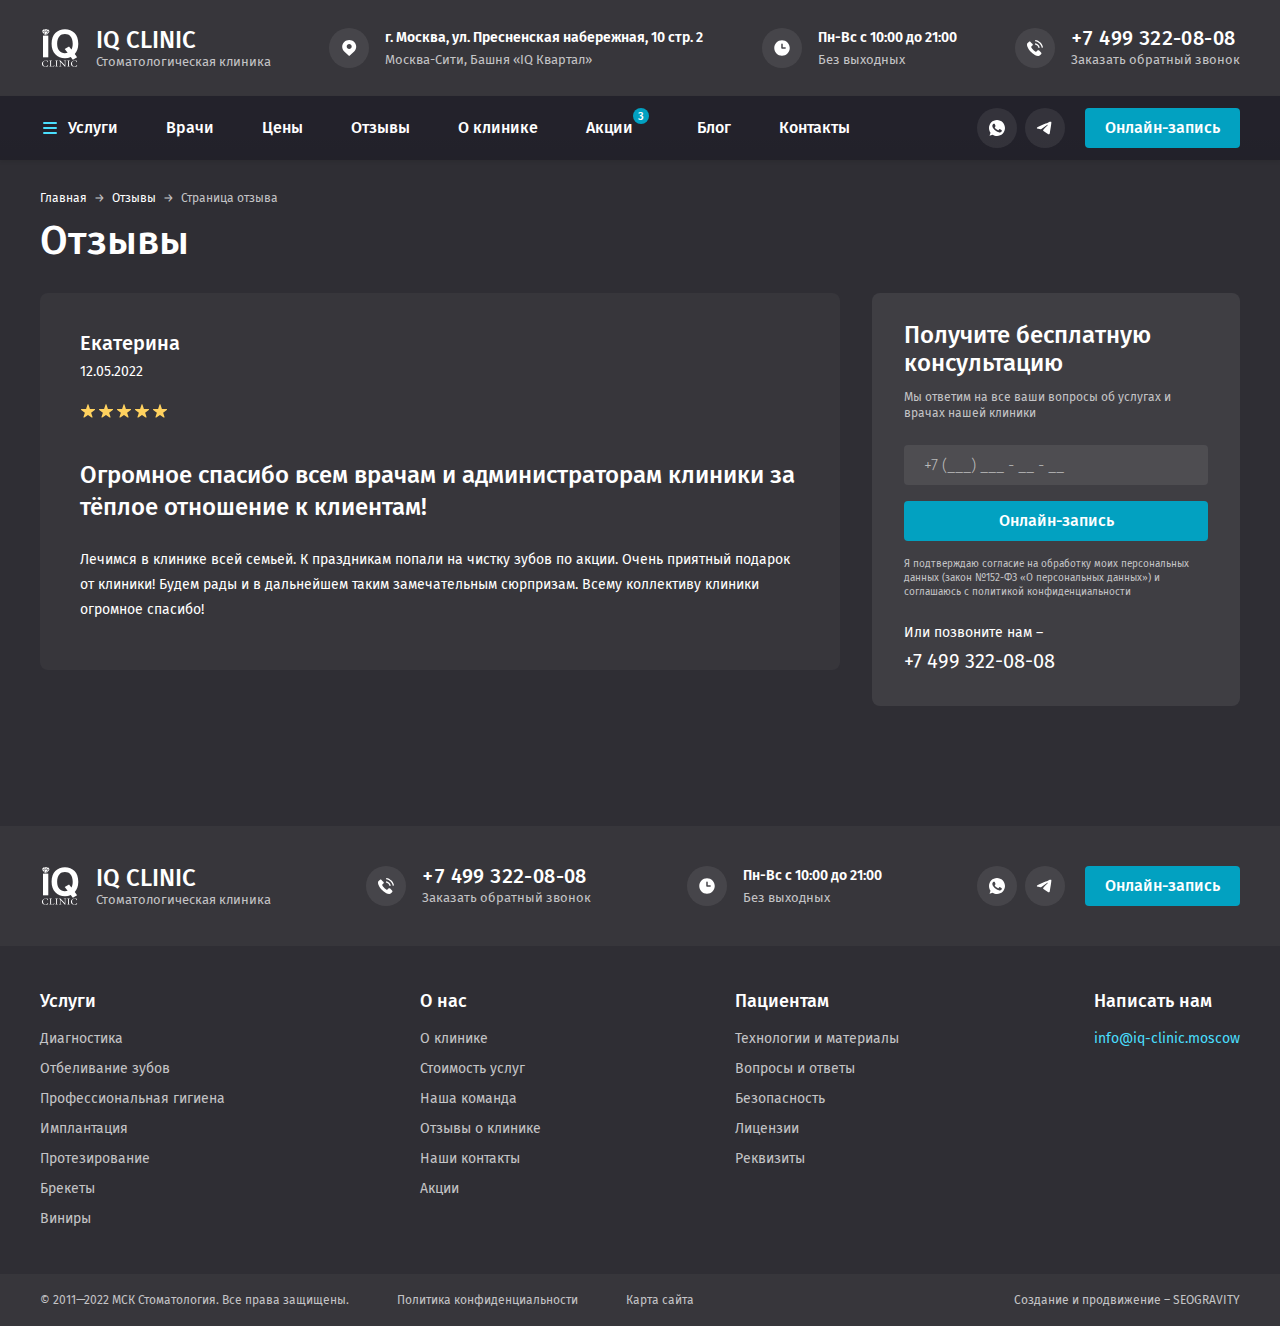
<file: review.html>
<!DOCTYPE html>
<html lang="ru">
	<head>
		<meta http-equiv="Content-Type" content="text/html; charset=utf-8">

		<!-- Адаптирование страницы для мобильных устройств -->
		<meta name="viewport" content="width=device-width, initial-scale=1, maximum-scale=1">

		<!-- Запрет распознования номера телефона -->
		<meta name="format-detection" content="telephone=no">
		<meta name="SKYPE_TOOLBAR" content ="SKYPE_TOOLBAR_PARSER_COMPATIBLE">

		<!-- Заголовок страницы -->
		<title>Заголовок страницы</title>

		<!-- Данное значение часто используют(использовали) поисковые системы -->
		<meta name="description" content="">
		<meta name="keywords" content="">

		<!-- Изменение цвета панели моб. браузера -->
		<meta name="msapplication-TileColor" content="#2F2E34">
		<meta name="theme-color" content="#2F2E34">

		<!-- Подключение шрифтов с гугла -->
		<link rel="preconnect" href="https://fonts.googleapis.com">
		<link rel="preconnect" href="https://fonts.gstatic.com" crossorigin>
		<link href="https://fonts.googleapis.com/css2?family=Fira+Sans:ital,wght@0,300;0,400;0,500;0,600;0,700;0,800;0,900;1,300;1,400;1,500;1,600;1,700;1,800;1,900&display=swap" rel="stylesheet">

		<!-- Подключение файлов стилей -->
		<link rel="stylesheet" href="css/swiper-bundle.min.css" async>
		<link rel="stylesheet" href="css/swiper.css" async>
		<link rel="stylesheet" href="css/fancybox.css" async>
		<link rel="stylesheet" href="css/styles.css" async>

		<link rel="stylesheet" href="css/response_1247.css" media="print, (max-width: 1247px)" async>
		<link rel="stylesheet" href="css/response_1023.css" media="print, (max-width: 1023px)" async>
		<link rel="stylesheet" href="css/response_767.css" media="print, (max-width: 767px)" async>
		<link rel="stylesheet" href="css/response_479.css" media="(max-width: 479px)" async>
	</head>

	<body>
		<div class="wrap">
			<div class="main">
				<header>
					<div class="scroll">
						<div class="info">
							<div class="cont row">
								<a href="/" class="logo">
									<img src="images/logo.svg" alt="">

									<div>
										<div class="name">IQ CLINIC</div>
										<div class="desc">Стоматологическая клиника</div>
									</div>
								</a>

								<div class="location">
									<div class="icon">
										<svg><use xlink:href="images/sprite.svg#ic_location"></use></svg>
									</div>

									<div>
										<div class="address">г. Москва, ул. Пресненская набережная, 10 стр. 2</div>
										<div class="exp">Москва-Сити, Башня «IQ Квартал»</div>
									</div>
								</div>

								<div class="time">
									<div class="icon">
										<svg><use xlink:href="images/sprite.svg#ic_time"></use></svg>
									</div>

									<div>
										<div>Пн-Вс с 10:00 до 21:00</div>
										<div class="exp">Без выходных</div>
									</div>
								</div>

								<div class="phone">
									<div class="icon">
										<svg><use xlink:href="images/sprite.svg#ic_phone"></use></svg>
									</div>

									<div>
										<div><a href="tel:+74993220808">+7 499 322-08-08</a></div>

										<div><button class="callback_btn modal_btn" data-modal="#callback_modal">Заказать обратный звонок</button></div>
									</div>
								</div>
							</div>
						</div>


						<div class="bottom">
							<div class="cont row">
								<div class="categories modal_cont">
									<button class="btn mini_modal_btn" data-modal-id="#categories_modal">
										<svg class="icon"><use xlink:href="images/sprite.svg#ic_menu"></use></svg>
										<span>Услуги</span>
									</button>

									<div class="mini_modal tabs_container" id="categories_modal">
										<div class="cont row">
											<div class="tabs">
												<button data-content="#categories_tab1" data-level="level1" class="active">Диагностика</button>

												<button data-content="#categories_tab2" data-level="level1">Профессиональная гигиена</button>

												<button data-content="#categories_tab3" data-level="level1">Лечение зубов</button>

												<button data-content="#categories_tab4" data-level="level1">Отбеливание зубов</button>

												<button data-content="#categories_tab5" data-level="level1">Исправление прикуса</button>

												<button data-content="#categories_tab6" data-level="level1">Брекеты</button>

												<button data-content="#categories_tab7" data-level="level1">Элайнеры</button>

												<button data-content="#categories_tab8" data-level="level1">Имплантация зубов</button>

												<button data-content="#categories_tab9" data-level="level1">Удаление зубов</button>

												<button data-content="#categories_tab10" data-level="level1">Протезирование зубов</button>

												<button data-content="#categories_tab11" data-level="level1">Виниры</button>

												<button data-content="#categories_tab12" data-level="level1">Реставрация зубов</button>
											</div>


											<div class="col_main">
												<div class="tab_content level1 active" id="categories_tab1">
													<div class="row">
														<div class="category">
															<div class="title">
																<a href="/">Имплантация зубов</a>
															</div>

															<div class="item">
																<div class="main">
																	<a href="/">Виды имплантации</a>
																</div>

																<div class="sub">
																	<div><a href="/">Одномоментная имплантация</a></div>
																	<div><a href="/">Одноэтапная имплантация</a></div>
																	<div><a href="/">Двухэтапная имплантация зубов</a></div>
																	<div><a href="/">Полная имплантация зубов</a></div>
																	<div><a href="/">Все зубы на 4х имплантах</a></div>
																</div>
															</div>

															<div class="item">
																<div class="main">
																	<a href="/">При недостатке кости или десны</a>
																</div>

																<div class="sub">
																	<div><a href="/">Костная пластика</a></div>
																	<div><a href="/">Синус-лифтинг</a></div>
																	<div><a href="/">Наращивание десны</a></div>
																</div>
															</div>
														</div>

														<div class="category">
															<div class="title">
																<a href="/">Имплантация «под ключ»</a>
															</div>

															<div class="item">
																<div class="main">
																	<a href="/">Система имплантации</a>
																</div>

																<div class="sub">
																	<div><a href="/">Dentium (Южная Корея)</a></div>
																	<div><a href="/">Nobel (США)</a></div>
																	<div><a href="/">Astra Tech (Швеция)</a></div>
																</div>
															</div>
														</div>
													</div>
												</div>


												<div class="tab_content level1" id="categories_tab2">
													<div class="row">
														<div class="category">
															<div class="title">
																<a href="/">Имплантация зубов</a>
															</div>

															<div class="item">
																<div class="main">
																	<a href="/">Виды имплантации</a>
																</div>

																<div class="sub">
																	<div><a href="/">Одномоментная имплантация</a></div>
																	<div><a href="/">Одноэтапная имплантация</a></div>
																	<div><a href="/">Двухэтапная имплантация зубов</a></div>
																	<div><a href="/">Полная имплантация зубов</a></div>
																	<div><a href="/">Все зубы на 4х имплантах</a></div>
																</div>
															</div>

															<div class="item">
																<div class="main">
																	<a href="/">При недостатке кости или десны</a>
																</div>

																<div class="sub">
																	<div><a href="/">Костная пластика</a></div>
																	<div><a href="/">Синус-лифтинг</a></div>
																	<div><a href="/">Наращивание десны</a></div>
																</div>
															</div>
														</div>

														<div class="category">
															<div class="title">
																<a href="/">Имплантация «под ключ»</a>
															</div>

															<div class="item">
																<div class="main">
																	<a href="/">Система имплантации</a>
																</div>

																<div class="sub">
																	<div><a href="/">Dentium (Южная Корея)</a></div>
																	<div><a href="/">Nobel (США)</a></div>
																	<div><a href="/">Astra Tech (Швеция)</a></div>
																</div>
															</div>
														</div>
													</div>
												</div>


												<div class="tab_content level1" id="categories_tab3">
													<div class="row">
														<div class="category">
															<div class="title">
																<a href="/">Имплантация зубов</a>
															</div>

															<div class="item">
																<div class="main">
																	<a href="/">Виды имплантации</a>
																</div>

																<div class="sub">
																	<div><a href="/">Одномоментная имплантация</a></div>
																	<div><a href="/">Одноэтапная имплантация</a></div>
																	<div><a href="/">Двухэтапная имплантация зубов</a></div>
																	<div><a href="/">Полная имплантация зубов</a></div>
																	<div><a href="/">Все зубы на 4х имплантах</a></div>
																</div>
															</div>

															<div class="item">
																<div class="main">
																	<a href="/">При недостатке кости или десны</a>
																</div>

																<div class="sub">
																	<div><a href="/">Костная пластика</a></div>
																	<div><a href="/">Синус-лифтинг</a></div>
																	<div><a href="/">Наращивание десны</a></div>
																</div>
															</div>
														</div>

														<div class="category">
															<div class="title">
																<a href="/">Имплантация «под ключ»</a>
															</div>

															<div class="item">
																<div class="main">
																	<a href="/">Система имплантации</a>
																</div>

																<div class="sub">
																	<div><a href="/">Dentium (Южная Корея)</a></div>
																	<div><a href="/">Nobel (США)</a></div>
																	<div><a href="/">Astra Tech (Швеция)</a></div>
																</div>
															</div>
														</div>
													</div>
												</div>


												<div class="tab_content level1" id="categories_tab4">
													<div class="row">
														<div class="category">
															<div class="title">
																<a href="/">Имплантация зубов</a>
															</div>

															<div class="item">
																<div class="main">
																	<a href="/">Виды имплантации</a>
																</div>

																<div class="sub">
																	<div><a href="/">Одномоментная имплантация</a></div>
																	<div><a href="/">Одноэтапная имплантация</a></div>
																	<div><a href="/">Двухэтапная имплантация зубов</a></div>
																	<div><a href="/">Полная имплантация зубов</a></div>
																	<div><a href="/">Все зубы на 4х имплантах</a></div>
																</div>
															</div>

															<div class="item">
																<div class="main">
																	<a href="/">При недостатке кости или десны</a>
																</div>

																<div class="sub">
																	<div><a href="/">Костная пластика</a></div>
																	<div><a href="/">Синус-лифтинг</a></div>
																	<div><a href="/">Наращивание десны</a></div>
																</div>
															</div>
														</div>

														<div class="category">
															<div class="title">
																<a href="/">Имплантация «под ключ»</a>
															</div>

															<div class="item">
																<div class="main">
																	<a href="/">Система имплантации</a>
																</div>

																<div class="sub">
																	<div><a href="/">Dentium (Южная Корея)</a></div>
																	<div><a href="/">Nobel (США)</a></div>
																	<div><a href="/">Astra Tech (Швеция)</a></div>
																</div>
															</div>
														</div>
													</div>
												</div>


												<div class="tab_content level1" id="categories_tab5">
													<div class="row">
														<div class="category">
															<div class="title">
																<a href="/">Имплантация зубов</a>
															</div>

															<div class="item">
																<div class="main">
																	<a href="/">Виды имплантации</a>
																</div>

																<div class="sub">
																	<div><a href="/">Одномоментная имплантация</a></div>
																	<div><a href="/">Одноэтапная имплантация</a></div>
																	<div><a href="/">Двухэтапная имплантация зубов</a></div>
																	<div><a href="/">Полная имплантация зубов</a></div>
																	<div><a href="/">Все зубы на 4х имплантах</a></div>
																</div>
															</div>

															<div class="item">
																<div class="main">
																	<a href="/">При недостатке кости или десны</a>
																</div>

																<div class="sub">
																	<div><a href="/">Костная пластика</a></div>
																	<div><a href="/">Синус-лифтинг</a></div>
																	<div><a href="/">Наращивание десны</a></div>
																</div>
															</div>
														</div>

														<div class="category">
															<div class="title">
																<a href="/">Имплантация «под ключ»</a>
															</div>

															<div class="item">
																<div class="main">
																	<a href="/">Система имплантации</a>
																</div>

																<div class="sub">
																	<div><a href="/">Dentium (Южная Корея)</a></div>
																	<div><a href="/">Nobel (США)</a></div>
																	<div><a href="/">Astra Tech (Швеция)</a></div>
																</div>
															</div>
														</div>
													</div>
												</div>


												<div class="tab_content level1" id="categories_tab6">
													<div class="row">
														<div class="category">
															<div class="title">
																<a href="/">Имплантация зубов</a>
															</div>

															<div class="item">
																<div class="main">
																	<a href="/">Виды имплантации</a>
																</div>

																<div class="sub">
																	<div><a href="/">Одномоментная имплантация</a></div>
																	<div><a href="/">Одноэтапная имплантация</a></div>
																	<div><a href="/">Двухэтапная имплантация зубов</a></div>
																	<div><a href="/">Полная имплантация зубов</a></div>
																	<div><a href="/">Все зубы на 4х имплантах</a></div>
																</div>
															</div>

															<div class="item">
																<div class="main">
																	<a href="/">При недостатке кости или десны</a>
																</div>

																<div class="sub">
																	<div><a href="/">Костная пластика</a></div>
																	<div><a href="/">Синус-лифтинг</a></div>
																	<div><a href="/">Наращивание десны</a></div>
																</div>
															</div>
														</div>

														<div class="category">
															<div class="title">
																<a href="/">Имплантация «под ключ»</a>
															</div>

															<div class="item">
																<div class="main">
																	<a href="/">Система имплантации</a>
																</div>

																<div class="sub">
																	<div><a href="/">Dentium (Южная Корея)</a></div>
																	<div><a href="/">Nobel (США)</a></div>
																	<div><a href="/">Astra Tech (Швеция)</a></div>
																</div>
															</div>
														</div>
													</div>
												</div>


												<div class="tab_content level1" id="categories_tab7">
													<div class="row">
														<div class="category">
															<div class="title">
																<a href="/">Имплантация зубов</a>
															</div>

															<div class="item">
																<div class="main">
																	<a href="/">Виды имплантации</a>
																</div>

																<div class="sub">
																	<div><a href="/">Одномоментная имплантация</a></div>
																	<div><a href="/">Одноэтапная имплантация</a></div>
																	<div><a href="/">Двухэтапная имплантация зубов</a></div>
																	<div><a href="/">Полная имплантация зубов</a></div>
																	<div><a href="/">Все зубы на 4х имплантах</a></div>
																</div>
															</div>

															<div class="item">
																<div class="main">
																	<a href="/">При недостатке кости или десны</a>
																</div>

																<div class="sub">
																	<div><a href="/">Костная пластика</a></div>
																	<div><a href="/">Синус-лифтинг</a></div>
																	<div><a href="/">Наращивание десны</a></div>
																</div>
															</div>
														</div>

														<div class="category">
															<div class="title">
																<a href="/">Имплантация «под ключ»</a>
															</div>

															<div class="item">
																<div class="main">
																	<a href="/">Система имплантации</a>
																</div>

																<div class="sub">
																	<div><a href="/">Dentium (Южная Корея)</a></div>
																	<div><a href="/">Nobel (США)</a></div>
																	<div><a href="/">Astra Tech (Швеция)</a></div>
																</div>
															</div>
														</div>
													</div>
												</div>


												<div class="tab_content level1" id="categories_tab8">
													<div class="row">
														<div class="category">
															<div class="title">
																<a href="/">Имплантация зубов</a>
															</div>

															<div class="item">
																<div class="main">
																	<a href="/">Виды имплантации</a>
																</div>

																<div class="sub">
																	<div><a href="/">Одномоментная имплантация</a></div>
																	<div><a href="/">Одноэтапная имплантация</a></div>
																	<div><a href="/">Двухэтапная имплантация зубов</a></div>
																	<div><a href="/">Полная имплантация зубов</a></div>
																	<div><a href="/">Все зубы на 4х имплантах</a></div>
																</div>
															</div>

															<div class="item">
																<div class="main">
																	<a href="/">При недостатке кости или десны</a>
																</div>

																<div class="sub">
																	<div><a href="/">Костная пластика</a></div>
																	<div><a href="/">Синус-лифтинг</a></div>
																	<div><a href="/">Наращивание десны</a></div>
																</div>
															</div>
														</div>

														<div class="category">
															<div class="title">
																<a href="/">Имплантация «под ключ»</a>
															</div>

															<div class="item">
																<div class="main">
																	<a href="/">Система имплантации</a>
																</div>

																<div class="sub">
																	<div><a href="/">Dentium (Южная Корея)</a></div>
																	<div><a href="/">Nobel (США)</a></div>
																	<div><a href="/">Astra Tech (Швеция)</a></div>
																</div>
															</div>
														</div>
													</div>
												</div>


												<div class="tab_content level1" id="categories_tab9">
													<div class="row">
														<div class="category">
															<div class="title">
																<a href="/">Имплантация зубов</a>
															</div>

															<div class="item">
																<div class="main">
																	<a href="/">Виды имплантации</a>
																</div>

																<div class="sub">
																	<div><a href="/">Одномоментная имплантация</a></div>
																	<div><a href="/">Одноэтапная имплантация</a></div>
																	<div><a href="/">Двухэтапная имплантация зубов</a></div>
																	<div><a href="/">Полная имплантация зубов</a></div>
																	<div><a href="/">Все зубы на 4х имплантах</a></div>
																</div>
															</div>

															<div class="item">
																<div class="main">
																	<a href="/">При недостатке кости или десны</a>
																</div>

																<div class="sub">
																	<div><a href="/">Костная пластика</a></div>
																	<div><a href="/">Синус-лифтинг</a></div>
																	<div><a href="/">Наращивание десны</a></div>
																</div>
															</div>
														</div>

														<div class="category">
															<div class="title">
																<a href="/">Имплантация «под ключ»</a>
															</div>

															<div class="item">
																<div class="main">
																	<a href="/">Система имплантации</a>
																</div>

																<div class="sub">
																	<div><a href="/">Dentium (Южная Корея)</a></div>
																	<div><a href="/">Nobel (США)</a></div>
																	<div><a href="/">Astra Tech (Швеция)</a></div>
																</div>
															</div>
														</div>
													</div>
												</div>


												<div class="tab_content level1" id="categories_tab10">
													<div class="row">
														<div class="category">
															<div class="title">
																<a href="/">Имплантация зубов</a>
															</div>

															<div class="item">
																<div class="main">
																	<a href="/">Виды имплантации</a>
																</div>

																<div class="sub">
																	<div><a href="/">Одномоментная имплантация</a></div>
																	<div><a href="/">Одноэтапная имплантация</a></div>
																	<div><a href="/">Двухэтапная имплантация зубов</a></div>
																	<div><a href="/">Полная имплантация зубов</a></div>
																	<div><a href="/">Все зубы на 4х имплантах</a></div>
																</div>
															</div>

															<div class="item">
																<div class="main">
																	<a href="/">При недостатке кости или десны</a>
																</div>

																<div class="sub">
																	<div><a href="/">Костная пластика</a></div>
																	<div><a href="/">Синус-лифтинг</a></div>
																	<div><a href="/">Наращивание десны</a></div>
																</div>
															</div>
														</div>

														<div class="category">
															<div class="title">
																<a href="/">Имплантация «под ключ»</a>
															</div>

															<div class="item">
																<div class="main">
																	<a href="/">Система имплантации</a>
																</div>

																<div class="sub">
																	<div><a href="/">Dentium (Южная Корея)</a></div>
																	<div><a href="/">Nobel (США)</a></div>
																	<div><a href="/">Astra Tech (Швеция)</a></div>
																</div>
															</div>
														</div>
													</div>
												</div>


												<div class="tab_content level1" id="categories_tab11">
													<div class="row">
														<div class="category">
															<div class="title">
																<a href="/">Имплантация зубов</a>
															</div>

															<div class="item">
																<div class="main">
																	<a href="/">Виды имплантации</a>
																</div>

																<div class="sub">
																	<div><a href="/">Одномоментная имплантация</a></div>
																	<div><a href="/">Одноэтапная имплантация</a></div>
																	<div><a href="/">Двухэтапная имплантация зубов</a></div>
																	<div><a href="/">Полная имплантация зубов</a></div>
																	<div><a href="/">Все зубы на 4х имплантах</a></div>
																</div>
															</div>

															<div class="item">
																<div class="main">
																	<a href="/">При недостатке кости или десны</a>
																</div>

																<div class="sub">
																	<div><a href="/">Костная пластика</a></div>
																	<div><a href="/">Синус-лифтинг</a></div>
																	<div><a href="/">Наращивание десны</a></div>
																</div>
															</div>
														</div>

														<div class="category">
															<div class="title">
																<a href="/">Имплантация «под ключ»</a>
															</div>

															<div class="item">
																<div class="main">
																	<a href="/">Система имплантации</a>
																</div>

																<div class="sub">
																	<div><a href="/">Dentium (Южная Корея)</a></div>
																	<div><a href="/">Nobel (США)</a></div>
																	<div><a href="/">Astra Tech (Швеция)</a></div>
																</div>
															</div>
														</div>
													</div>
												</div>


												<div class="tab_content level1" id="categories_tab12">
													<div class="row">
														<div class="category">
															<div class="title">
																<a href="/">Имплантация зубов</a>
															</div>

															<div class="item">
																<div class="main">
																	<a href="/">Виды имплантации</a>
																</div>

																<div class="sub">
																	<div><a href="/">Одномоментная имплантация</a></div>
																	<div><a href="/">Одноэтапная имплантация</a></div>
																	<div><a href="/">Двухэтапная имплантация зубов</a></div>
																	<div><a href="/">Полная имплантация зубов</a></div>
																	<div><a href="/">Все зубы на 4х имплантах</a></div>
																</div>
															</div>

															<div class="item">
																<div class="main">
																	<a href="/">При недостатке кости или десны</a>
																</div>

																<div class="sub">
																	<div><a href="/">Костная пластика</a></div>
																	<div><a href="/">Синус-лифтинг</a></div>
																	<div><a href="/">Наращивание десны</a></div>
																</div>
															</div>
														</div>

														<div class="category">
															<div class="title">
																<a href="/">Имплантация «под ключ»</a>
															</div>

															<div class="item">
																<div class="main">
																	<a href="/">Система имплантации</a>
																</div>

																<div class="sub">
																	<div><a href="/">Dentium (Южная Корея)</a></div>
																	<div><a href="/">Nobel (США)</a></div>
																	<div><a href="/">Astra Tech (Швеция)</a></div>
																</div>
															</div>
														</div>
													</div>
												</div>

												<div class="consult_form">
													<div class="title">Получите бесплатную консультацию</div>

													<div class="desc">Мы ответим на все ваши вопросы об услугах и врачах нашей клиники</div>

													<form action="" class="form">
														<div class="line">
															<div class="field">
																<input type="tel" name="" value="" class="input" placeholder="+7 (___) ___ - __ - __">
															</div>
														</div>

														<div class="submit">
															<button type="submit" class="submit_btn">Онлайн-запись</button>
														</div>

														<div class="agree">Я подтверждаю согласие на обработку моих персональных данных (закон №152-ФЗ «О персональных данных») и соглашаюсь с политикой конфиденциальности</div>
													</form>

													<div class="or_call">
														<div>Или позвоните нам –</div>
														<div><a href="tel:+74993220808">+7 499 322-08-08</a></div>
													</div>
												</div>
											</div>
										</div>
									</div>
								</div>

								<nav class="menu row">
									<div class="menu_item mob_menu_item">
										<a href="/">Услуги</a>
									</div>

									<div class="menu_item">
										<a href="/">Врачи</a>
									</div>

									<div class="menu_item">
										<a href="/">Цены</a>
									</div>

									<div class="menu_item">
										<a href="/">Отзывы</a>
									</div>

									<div class="menu_item">
										<a href="/">О клинике</a>
									</div>

									<div class="menu_item">
										<a href="/">Акции<sup>3</sup></a>
									</div>

									<div class="menu_item">
										<a href="/">Блог</a>
									</div>

									<div class="menu_item">
										<a href="/">Контакты</a>
									</div>
								</nav>

								<div class="messengers">
									<a href="/" target="_blank" rel="noopener nofollow" class="whatsapp_link">
										<svg class="icon"><use xlink:href="images/sprite.svg#ic_whatsapp"></use></svg>
									</a>

									<a href="/" target="_blank" rel="noopener nofollow" class="telegram_link">
										<svg class="icon"><use xlink:href="images/sprite.svg#ic_telegram"></use></svg>
									</a>
								</div>

								<button class="order_btn modal_btn" data-modal="#order_modal">Онлайн-запись</button>
							</div>
						</div>
					</div>
				</header>


				<section class="mob_header">
					<div class="cont row">
						<a href="/" class="logo">
							<img src="images/logo.svg" alt="">

							<div>
								<div class="name">IQ CLINIC</div>
								<div class="desc">Стоматологическая клиника</div>
							</div>
						</a>

						<a href="tel:+74993220808" class="phone">
							<svg class="icon"><use xlink:href="images/sprite.svg#ic_phone"></use></svg>
						</a>

						<button class="mob_menu_btn">
							<svg class="icon"><use xlink:href="images/sprite.svg#ic_menu"></use></svg>
							<svg class="icon"><use xlink:href="images/sprite.svg#ic_close"></use></svg>
						</button>
					</div>
				</section>


				<section class="page_head">
					<div class="cont">
						<div class="breadcrumbs">
							<a href="/">Главная</a> <span class="sep">→</span>
							<a href="/">Отзывы</a> <span class="sep">→</span>
							<span class="current">Страница отзыва</span>
						</div>

						<h1 class="page_title">Отзывы</h1>
					</div>
				</section>


				<section class="reviews_page block">
					<div class="cont row">
						<div class="col_main">
							<div class="reviews">
								<div class="review big">
									<div class="name">Екатерина</div>

									<div class="date">12.05.2022</div>

									<div class="rating">
										<svg class="icon"><use xlink:href="images/sprite.svg#ic_star"></use></svg>
										<svg class="icon"><use xlink:href="images/sprite.svg#ic_star"></use></svg>
										<svg class="icon"><use xlink:href="images/sprite.svg#ic_star"></use></svg>
										<svg class="icon"><use xlink:href="images/sprite.svg#ic_star"></use></svg>
										<svg class="icon"><use xlink:href="images/sprite.svg#ic_star"></use></svg>
									</div>

									<div class="title">Огромное спасибо всем врачам и администраторам клиники за тёплое отношение к клиентам!</div>

									<div class="text">Лечимся в клинике всей семьей. К праздникам попали на чистку зубов по акции. Очень приятный подарок от клиники! Будем рады и в дальнейшем таким замечательным сюрпризам. Всему коллективу клиники огромное спасибо!</div>
								</div>
							</div>
						</div>

						<div class="col_right">
							<div class="consult_form sticky">
								<div class="title">Получите бесплатную консультацию</div>

								<div class="desc">Мы ответим на все ваши вопросы об услугах и врачах нашей клиники</div>

								<form action="" class="form">
									<div class="line">
										<div class="field">
											<input type="tel" name="" value="" class="input" placeholder="+7 (___) ___ - __ - __">
										</div>
									</div>

									<div class="submit">
										<button type="submit" class="submit_btn">Онлайн-запись</button>
									</div>

									<div class="agree">Я подтверждаю согласие на обработку моих персональных данных (закон №152-ФЗ «О персональных данных») и соглашаюсь с политикой конфиденциальности</div>
								</form>

								<div class="or_call">
									<div>Или позвоните нам –</div>
									<div><a href="tel:+74993220808">+7 499 322-08-08</a></div>
								</div>
							</div>
						</div>
					</div>
				</section>
			</div>


			<footer>
				<div class="top">
					<div class="cont row">
						<div class="logo">
							<img src="images/logo.svg" alt="">

							<div>
								<div class="name">IQ CLINIC</div>
								<div class="desc">Стоматологическая клиника</div>
							</div>
						</div>

						<div class="phone">
							<div class="icon">
								<svg><use xlink:href="images/sprite.svg#ic_phone"></use></svg>
							</div>

							<div>
								<div><a href="tel:+74993220808">+7 499 322-08-08</a></div>

								<div><button class="callback_btn modal_btn" data-modal="#callback_modal">Заказать обратный звонок</button></div>
							</div>
						</div>

						<div class="time">
							<div class="icon">
								<svg><use xlink:href="images/sprite.svg#ic_time"></use></svg>
							</div>

							<div>
								<div>Пн-Вс с 10:00 до 21:00</div>
								<div class="exp">Без выходных</div>
							</div>
						</div>

						<div class="contacts">
							<div class="messengers">
								<a href="/" target="_blank" rel="noopener nofollow" class="whatsapp_link">
									<svg class="icon"><use xlink:href="images/sprite.svg#ic_whatsapp"></use></svg>
								</a>

								<a href="/" target="_blank" rel="noopener nofollow" class="telegram_link">
									<svg class="icon"><use xlink:href="images/sprite.svg#ic_telegram"></use></svg>
								</a>
							</div>

							<button class="order_btn modal_btn" data-modal="#order_modal">Онлайн-запись</button>
						</div>
					</div>
				</div>


				<div class="info">
					<div class="cont row">
						<div class="menu">
							<div class="title">Услуги</div>

							<div class="items">
								<div><a href="/">Диагностика</a></div>
								<div><a href="/">Отбеливание зубов</a></div>
								<div><a href="/">Профессиональная гигиена</a></div>
								<div><a href="/">Имплантация</a></div>
								<div><a href="/">Протезирование</a></div>
								<div><a href="/">Брекеты</a></div>
								<div><a href="/">Виниры</a></div>
							</div>
						</div>

						<div class="menu">
							<div class="title">О нас</div>

							<div class="items">
								<div><a href="/">О клинике</a></div>
								<div><a href="/">Стоимость услуг</a></div>
								<div><a href="/">Наша команда</a></div>
								<div><a href="/">Отзывы о клинике</a></div>
								<div><a href="/">Наши контакты</a></div>
								<div><a href="/">Акции</a></div>
							</div>
						</div>

						<div class="menu">
							<div class="title">Пациентам</div>

							<div class="items">
								<div><a href="/">Технологии и материалы</a></div>
								<div><a href="/">Вопросы и ответы</a></div>
								<div><a href="/">Безопасность</a></div>
								<div><a href="/">Лицензии</a></div>
								<div><a href="/">Реквизиты</a></div>
							</div>
						</div>

						<div class="email">
							<div class="title">Написать нам</div>

							<div class="val">
								<a href="mailto:info@iq-clinic.moscow">info@iq-clinic.moscow</a>
							</div>
						</div>
					</div>
				</div>

				<div class="bottom">
					<div class="cont row">
						<div class="copyright">&copy; 2011—2022 МСК Стоматология. Все права защищены.</div>

						<div class="links">
							<div><a href="/">Политика конфиденциальности</a></div>
							<div><a href="/">Карта сайта</a></div>
						</div>

						<div class="creator">
							<a href="/" rel="noopener" target="_blank">Создание и продвижение – SEOGRAVITY</a>
						</div>
					</div>
				</div>
			</footer>


			<div class="buttonUp">
				<button class="btn">
					<svg class="icon"><use xlink:href="images/sprite.svg#ic_buttonUp"></use></svg>
				</button>
			</div>

			<div class="overlay"></div>
		</div>


		<div class="supports_error">
			Ваш браузер устарел рекомендуем обновить его до последней версии<br> или использовать другой более современный.
		</div>


		<section class="modal" id="order_modal">
			<div class="modal_title">Запишитесь на консультацию<br> bили приём к врачу</div>

			<form action="" class="form">
				<div class="columns row">
					<div class="line">
						<div class="label">Ваше имя<span class="required">*</span></div>

						<div class="field">
							<input type="text" name="" value="" class="input" placeholder="Имя">
						</div>
					</div>

					<div class="line">
						<div class="label">Номер телефона<span class="required">*</span></div>

						<div class="field">
							<input type="tel" name="" value="" class="input" placeholder="+7 (___) ___ - __ - __">
						</div>
					</div>

					<div class="line">
						<div class="label">Желаемая дата</div>

						<div class="field">
							<svg class="icon"><use xlink:href="images/sprite.svg#ic_calendar2"></use></svg>
							<input type="text" name="" value="" class="input" placeholder="дд.мм.гггг">
						</div>
					</div>

					<div class="line">
						<div class="label">E-mail</div>

						<div class="field">
							<input type="email" name="" value="" class="input" placeholder="E-mail">
						</div>
					</div>
				</div>

				<div class="line">
					<div class="label">Комментарий</div>

					<div class="field">
						<textarea name="" placeholder="Комментарий"></textarea>
					</div>
				</div>

				<div class="submit">
					<button type="submit" class="submit_btn">Записаться</button>
				</div>

				<div class="agree">Я подтверждаю согласие на обработку моих персональных данных (закон №152-ФЗ «О персональных данных») и соглашаюсь с политикой конфиденциальности</div>
			</form>
		</section>


		<section class="modal success" id="success_modal">
			<div class="modal_title">Спасибо, ваша заявка принята!</div>

			<div class="modal_desc">Наш менеджер свяжется с вами в ближайшее время для обсуждения деталей</div>

			<button class="close_btn">Хорошо</button>
		</section>


		<!-- Подключение javascript файлов -->
		<script src="js/jquery-3.5.0.min.js"></script>
		<script src="js/swiper-bundle.min.js"></script>
		<script src="js/inputmask.min.js"></script>
		<script src="js/fancybox.min.js"></script>
		<script src="js/hc-sticky.js"></script>
		<script src="js/functions.js"></script>
		<script src="js/scripts.js"></script>
	</body>
</html>
</file>
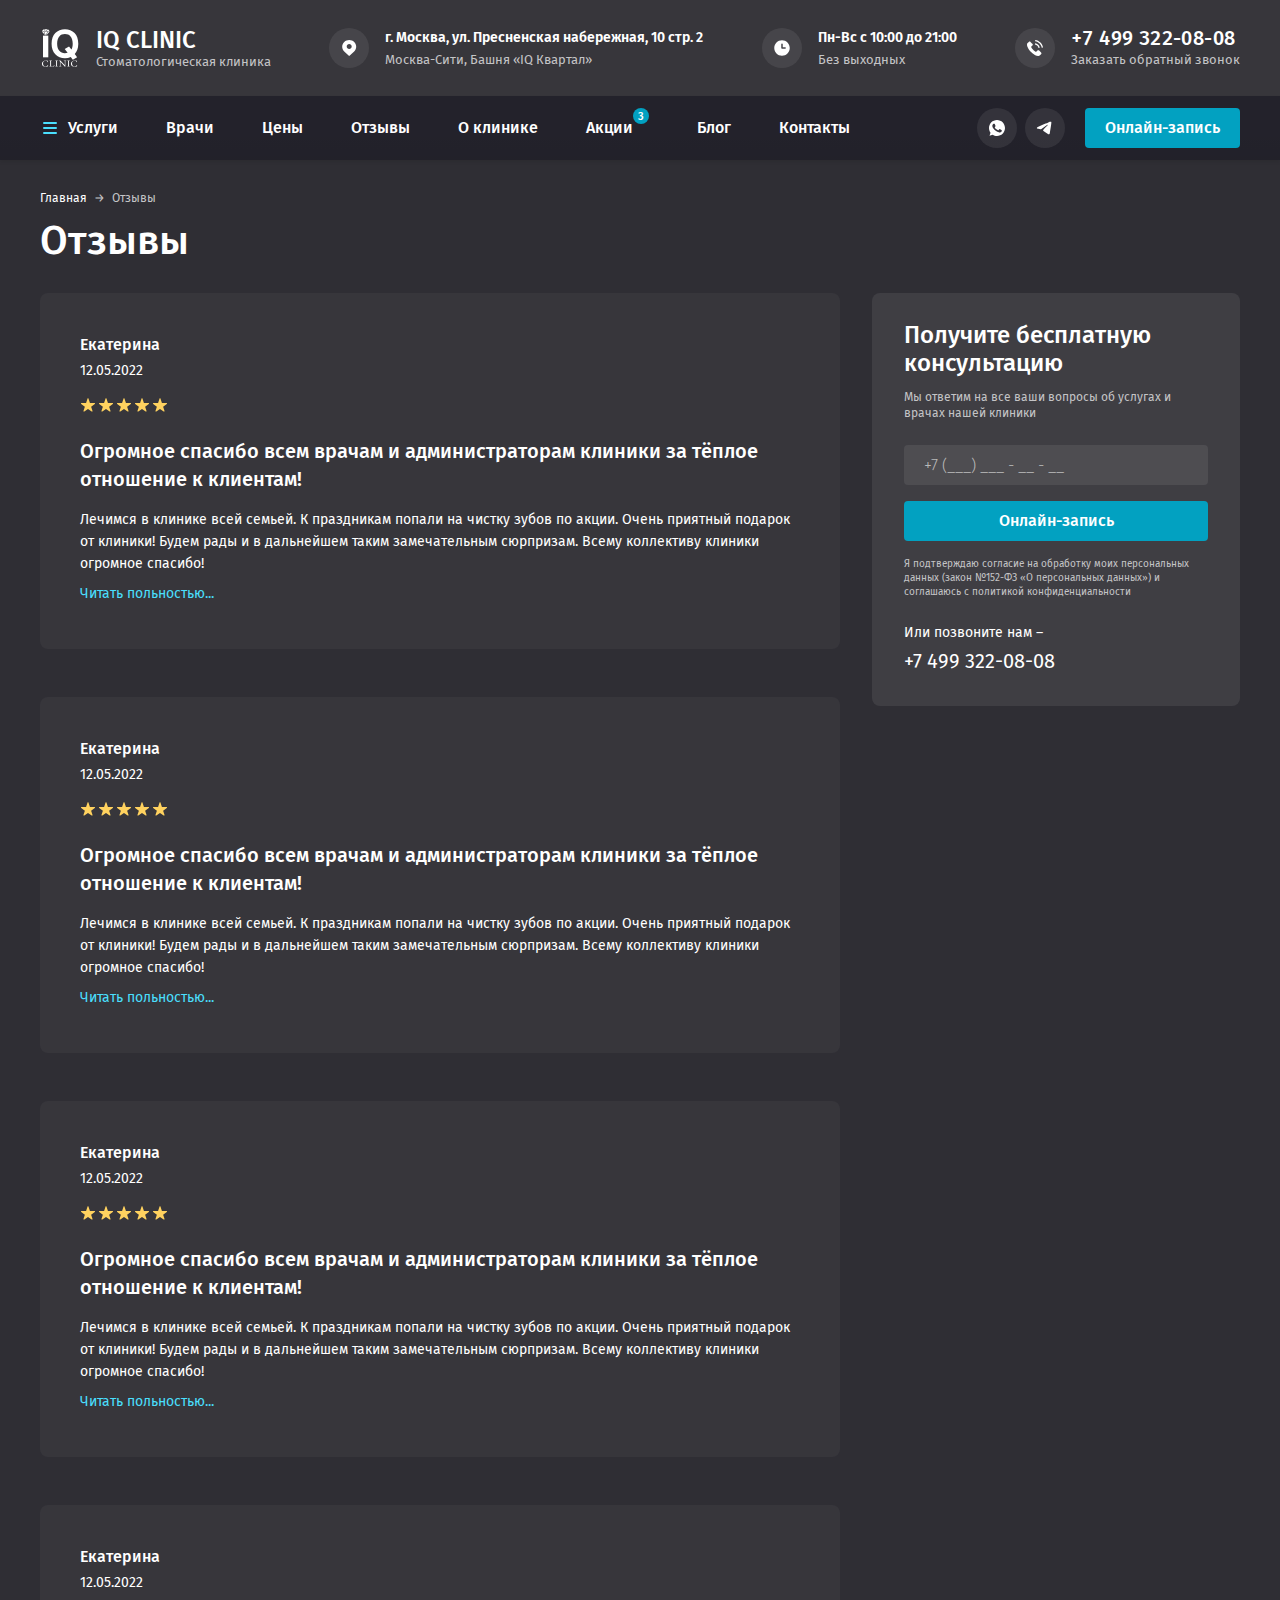
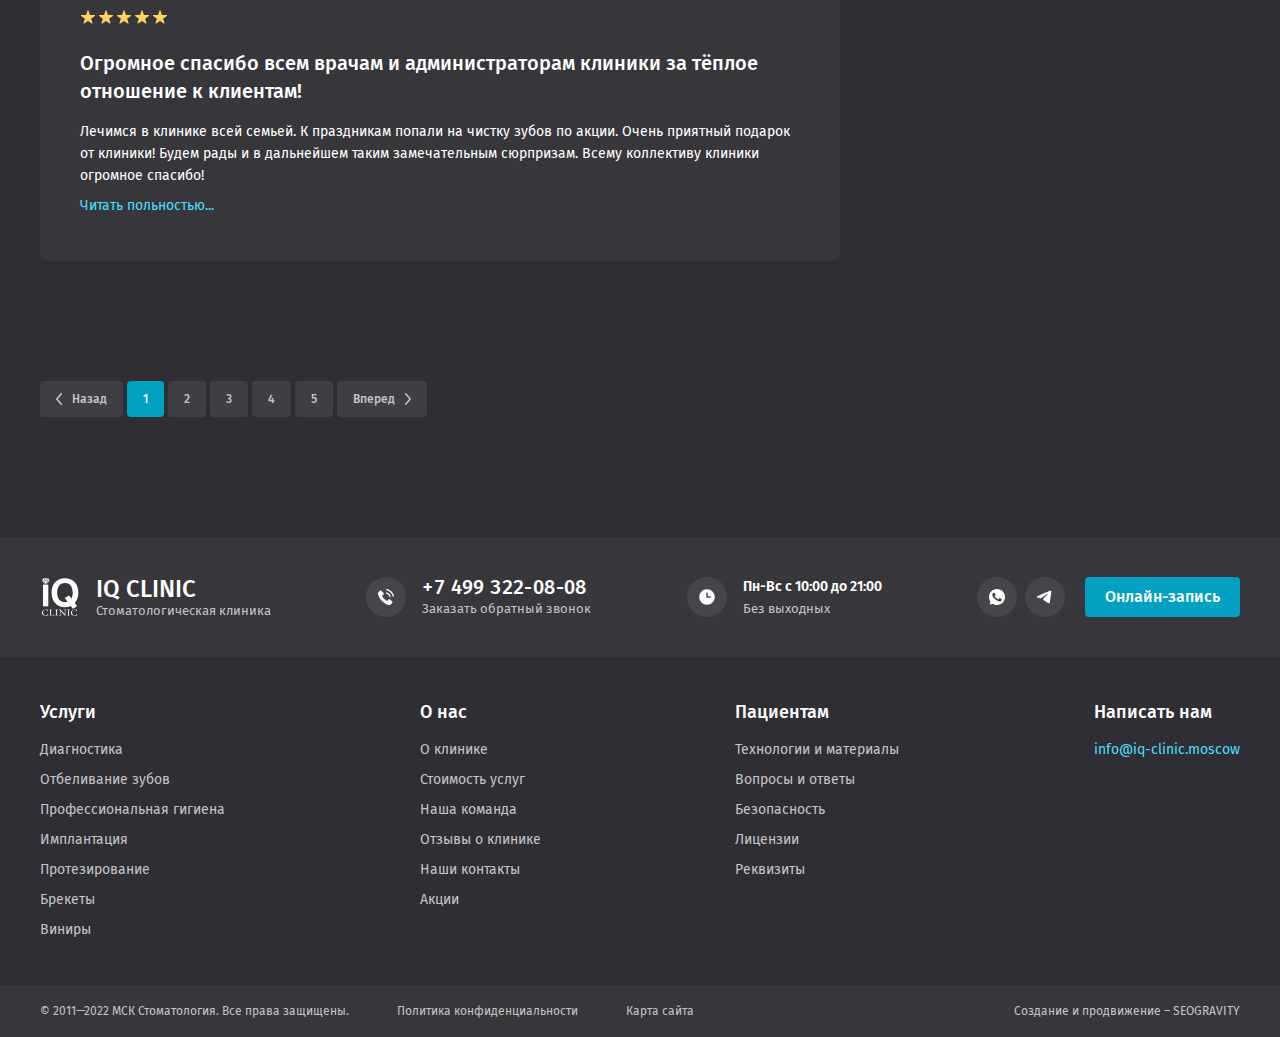
<file: reviews.html>
<!DOCTYPE html>
<html lang="ru">
	<head>
		<meta http-equiv="Content-Type" content="text/html; charset=utf-8">

		<!-- Адаптирование страницы для мобильных устройств -->
		<meta name="viewport" content="width=device-width, initial-scale=1, maximum-scale=1">

		<!-- Запрет распознования номера телефона -->
		<meta name="format-detection" content="telephone=no">
		<meta name="SKYPE_TOOLBAR" content ="SKYPE_TOOLBAR_PARSER_COMPATIBLE">

		<!-- Заголовок страницы -->
		<title>Заголовок страницы</title>

		<!-- Данное значение часто используют(использовали) поисковые системы -->
		<meta name="description" content="">
		<meta name="keywords" content="">

		<!-- Изменение цвета панели моб. браузера -->
		<meta name="msapplication-TileColor" content="#2F2E34">
		<meta name="theme-color" content="#2F2E34">

		<!-- Подключение шрифтов с гугла -->
		<link rel="preconnect" href="https://fonts.googleapis.com">
		<link rel="preconnect" href="https://fonts.gstatic.com" crossorigin>
		<link href="https://fonts.googleapis.com/css2?family=Fira+Sans:ital,wght@0,300;0,400;0,500;0,600;0,700;0,800;0,900;1,300;1,400;1,500;1,600;1,700;1,800;1,900&display=swap" rel="stylesheet">

		<!-- Подключение файлов стилей -->
		<link rel="stylesheet" href="css/swiper-bundle.min.css" async>
		<link rel="stylesheet" href="css/swiper.css" async>
		<link rel="stylesheet" href="css/fancybox.css" async>
		<link rel="stylesheet" href="css/styles.css" async>

		<link rel="stylesheet" href="css/response_1247.css" media="print, (max-width: 1247px)" async>
		<link rel="stylesheet" href="css/response_1023.css" media="print, (max-width: 1023px)" async>
		<link rel="stylesheet" href="css/response_767.css" media="print, (max-width: 767px)" async>
		<link rel="stylesheet" href="css/response_479.css" media="(max-width: 479px)" async>
	</head>

	<body>
		<div class="wrap">
			<div class="main">
				<header>
					<div class="scroll">
						<div class="info">
							<div class="cont row">
								<a href="/" class="logo">
									<img src="images/logo.svg" alt="">

									<div>
										<div class="name">IQ CLINIC</div>
										<div class="desc">Стоматологическая клиника</div>
									</div>
								</a>

								<div class="location">
									<div class="icon">
										<svg><use xlink:href="images/sprite.svg#ic_location"></use></svg>
									</div>

									<div>
										<div class="address">г. Москва, ул. Пресненская набережная, 10 стр. 2</div>
										<div class="exp">Москва-Сити, Башня «IQ Квартал»</div>
									</div>
								</div>

								<div class="time">
									<div class="icon">
										<svg><use xlink:href="images/sprite.svg#ic_time"></use></svg>
									</div>

									<div>
										<div>Пн-Вс с 10:00 до 21:00</div>
										<div class="exp">Без выходных</div>
									</div>
								</div>

								<div class="phone">
									<div class="icon">
										<svg><use xlink:href="images/sprite.svg#ic_phone"></use></svg>
									</div>

									<div>
										<div><a href="tel:+74993220808">+7 499 322-08-08</a></div>

										<div><button class="callback_btn modal_btn" data-modal="#callback_modal">Заказать обратный звонок</button></div>
									</div>
								</div>
							</div>
						</div>


						<div class="bottom">
							<div class="cont row">
								<div class="categories modal_cont">
									<button class="btn mini_modal_btn" data-modal-id="#categories_modal">
										<svg class="icon"><use xlink:href="images/sprite.svg#ic_menu"></use></svg>
										<span>Услуги</span>
									</button>

									<div class="mini_modal tabs_container" id="categories_modal">
										<div class="cont row">
											<div class="tabs">
												<button data-content="#categories_tab1" data-level="level1" class="active">Диагностика</button>

												<button data-content="#categories_tab2" data-level="level1">Профессиональная гигиена</button>

												<button data-content="#categories_tab3" data-level="level1">Лечение зубов</button>

												<button data-content="#categories_tab4" data-level="level1">Отбеливание зубов</button>

												<button data-content="#categories_tab5" data-level="level1">Исправление прикуса</button>

												<button data-content="#categories_tab6" data-level="level1">Брекеты</button>

												<button data-content="#categories_tab7" data-level="level1">Элайнеры</button>

												<button data-content="#categories_tab8" data-level="level1">Имплантация зубов</button>

												<button data-content="#categories_tab9" data-level="level1">Удаление зубов</button>

												<button data-content="#categories_tab10" data-level="level1">Протезирование зубов</button>

												<button data-content="#categories_tab11" data-level="level1">Виниры</button>

												<button data-content="#categories_tab12" data-level="level1">Реставрация зубов</button>
											</div>


											<div class="col_main">
												<div class="tab_content level1 active" id="categories_tab1">
													<div class="row">
														<div class="category">
															<div class="title">
																<a href="/">Имплантация зубов</a>
															</div>

															<div class="item">
																<div class="main">
																	<a href="/">Виды имплантации</a>
																</div>

																<div class="sub">
																	<div><a href="/">Одномоментная имплантация</a></div>
																	<div><a href="/">Одноэтапная имплантация</a></div>
																	<div><a href="/">Двухэтапная имплантация зубов</a></div>
																	<div><a href="/">Полная имплантация зубов</a></div>
																	<div><a href="/">Все зубы на 4х имплантах</a></div>
																</div>
															</div>

															<div class="item">
																<div class="main">
																	<a href="/">При недостатке кости или десны</a>
																</div>

																<div class="sub">
																	<div><a href="/">Костная пластика</a></div>
																	<div><a href="/">Синус-лифтинг</a></div>
																	<div><a href="/">Наращивание десны</a></div>
																</div>
															</div>
														</div>

														<div class="category">
															<div class="title">
																<a href="/">Имплантация «под ключ»</a>
															</div>

															<div class="item">
																<div class="main">
																	<a href="/">Система имплантации</a>
																</div>

																<div class="sub">
																	<div><a href="/">Dentium (Южная Корея)</a></div>
																	<div><a href="/">Nobel (США)</a></div>
																	<div><a href="/">Astra Tech (Швеция)</a></div>
																</div>
															</div>
														</div>
													</div>
												</div>


												<div class="tab_content level1" id="categories_tab2">
													<div class="row">
														<div class="category">
															<div class="title">
																<a href="/">Имплантация зубов</a>
															</div>

															<div class="item">
																<div class="main">
																	<a href="/">Виды имплантации</a>
																</div>

																<div class="sub">
																	<div><a href="/">Одномоментная имплантация</a></div>
																	<div><a href="/">Одноэтапная имплантация</a></div>
																	<div><a href="/">Двухэтапная имплантация зубов</a></div>
																	<div><a href="/">Полная имплантация зубов</a></div>
																	<div><a href="/">Все зубы на 4х имплантах</a></div>
																</div>
															</div>

															<div class="item">
																<div class="main">
																	<a href="/">При недостатке кости или десны</a>
																</div>

																<div class="sub">
																	<div><a href="/">Костная пластика</a></div>
																	<div><a href="/">Синус-лифтинг</a></div>
																	<div><a href="/">Наращивание десны</a></div>
																</div>
															</div>
														</div>

														<div class="category">
															<div class="title">
																<a href="/">Имплантация «под ключ»</a>
															</div>

															<div class="item">
																<div class="main">
																	<a href="/">Система имплантации</a>
																</div>

																<div class="sub">
																	<div><a href="/">Dentium (Южная Корея)</a></div>
																	<div><a href="/">Nobel (США)</a></div>
																	<div><a href="/">Astra Tech (Швеция)</a></div>
																</div>
															</div>
														</div>
													</div>
												</div>


												<div class="tab_content level1" id="categories_tab3">
													<div class="row">
														<div class="category">
															<div class="title">
																<a href="/">Имплантация зубов</a>
															</div>

															<div class="item">
																<div class="main">
																	<a href="/">Виды имплантации</a>
																</div>

																<div class="sub">
																	<div><a href="/">Одномоментная имплантация</a></div>
																	<div><a href="/">Одноэтапная имплантация</a></div>
																	<div><a href="/">Двухэтапная имплантация зубов</a></div>
																	<div><a href="/">Полная имплантация зубов</a></div>
																	<div><a href="/">Все зубы на 4х имплантах</a></div>
																</div>
															</div>

															<div class="item">
																<div class="main">
																	<a href="/">При недостатке кости или десны</a>
																</div>

																<div class="sub">
																	<div><a href="/">Костная пластика</a></div>
																	<div><a href="/">Синус-лифтинг</a></div>
																	<div><a href="/">Наращивание десны</a></div>
																</div>
															</div>
														</div>

														<div class="category">
															<div class="title">
																<a href="/">Имплантация «под ключ»</a>
															</div>

															<div class="item">
																<div class="main">
																	<a href="/">Система имплантации</a>
																</div>

																<div class="sub">
																	<div><a href="/">Dentium (Южная Корея)</a></div>
																	<div><a href="/">Nobel (США)</a></div>
																	<div><a href="/">Astra Tech (Швеция)</a></div>
																</div>
															</div>
														</div>
													</div>
												</div>


												<div class="tab_content level1" id="categories_tab4">
													<div class="row">
														<div class="category">
															<div class="title">
																<a href="/">Имплантация зубов</a>
															</div>

															<div class="item">
																<div class="main">
																	<a href="/">Виды имплантации</a>
																</div>

																<div class="sub">
																	<div><a href="/">Одномоментная имплантация</a></div>
																	<div><a href="/">Одноэтапная имплантация</a></div>
																	<div><a href="/">Двухэтапная имплантация зубов</a></div>
																	<div><a href="/">Полная имплантация зубов</a></div>
																	<div><a href="/">Все зубы на 4х имплантах</a></div>
																</div>
															</div>

															<div class="item">
																<div class="main">
																	<a href="/">При недостатке кости или десны</a>
																</div>

																<div class="sub">
																	<div><a href="/">Костная пластика</a></div>
																	<div><a href="/">Синус-лифтинг</a></div>
																	<div><a href="/">Наращивание десны</a></div>
																</div>
															</div>
														</div>

														<div class="category">
															<div class="title">
																<a href="/">Имплантация «под ключ»</a>
															</div>

															<div class="item">
																<div class="main">
																	<a href="/">Система имплантации</a>
																</div>

																<div class="sub">
																	<div><a href="/">Dentium (Южная Корея)</a></div>
																	<div><a href="/">Nobel (США)</a></div>
																	<div><a href="/">Astra Tech (Швеция)</a></div>
																</div>
															</div>
														</div>
													</div>
												</div>


												<div class="tab_content level1" id="categories_tab5">
													<div class="row">
														<div class="category">
															<div class="title">
																<a href="/">Имплантация зубов</a>
															</div>

															<div class="item">
																<div class="main">
																	<a href="/">Виды имплантации</a>
																</div>

																<div class="sub">
																	<div><a href="/">Одномоментная имплантация</a></div>
																	<div><a href="/">Одноэтапная имплантация</a></div>
																	<div><a href="/">Двухэтапная имплантация зубов</a></div>
																	<div><a href="/">Полная имплантация зубов</a></div>
																	<div><a href="/">Все зубы на 4х имплантах</a></div>
																</div>
															</div>

															<div class="item">
																<div class="main">
																	<a href="/">При недостатке кости или десны</a>
																</div>

																<div class="sub">
																	<div><a href="/">Костная пластика</a></div>
																	<div><a href="/">Синус-лифтинг</a></div>
																	<div><a href="/">Наращивание десны</a></div>
																</div>
															</div>
														</div>

														<div class="category">
															<div class="title">
																<a href="/">Имплантация «под ключ»</a>
															</div>

															<div class="item">
																<div class="main">
																	<a href="/">Система имплантации</a>
																</div>

																<div class="sub">
																	<div><a href="/">Dentium (Южная Корея)</a></div>
																	<div><a href="/">Nobel (США)</a></div>
																	<div><a href="/">Astra Tech (Швеция)</a></div>
																</div>
															</div>
														</div>
													</div>
												</div>


												<div class="tab_content level1" id="categories_tab6">
													<div class="row">
														<div class="category">
															<div class="title">
																<a href="/">Имплантация зубов</a>
															</div>

															<div class="item">
																<div class="main">
																	<a href="/">Виды имплантации</a>
																</div>

																<div class="sub">
																	<div><a href="/">Одномоментная имплантация</a></div>
																	<div><a href="/">Одноэтапная имплантация</a></div>
																	<div><a href="/">Двухэтапная имплантация зубов</a></div>
																	<div><a href="/">Полная имплантация зубов</a></div>
																	<div><a href="/">Все зубы на 4х имплантах</a></div>
																</div>
															</div>

															<div class="item">
																<div class="main">
																	<a href="/">При недостатке кости или десны</a>
																</div>

																<div class="sub">
																	<div><a href="/">Костная пластика</a></div>
																	<div><a href="/">Синус-лифтинг</a></div>
																	<div><a href="/">Наращивание десны</a></div>
																</div>
															</div>
														</div>

														<div class="category">
															<div class="title">
																<a href="/">Имплантация «под ключ»</a>
															</div>

															<div class="item">
																<div class="main">
																	<a href="/">Система имплантации</a>
																</div>

																<div class="sub">
																	<div><a href="/">Dentium (Южная Корея)</a></div>
																	<div><a href="/">Nobel (США)</a></div>
																	<div><a href="/">Astra Tech (Швеция)</a></div>
																</div>
															</div>
														</div>
													</div>
												</div>


												<div class="tab_content level1" id="categories_tab7">
													<div class="row">
														<div class="category">
															<div class="title">
																<a href="/">Имплантация зубов</a>
															</div>

															<div class="item">
																<div class="main">
																	<a href="/">Виды имплантации</a>
																</div>

																<div class="sub">
																	<div><a href="/">Одномоментная имплантация</a></div>
																	<div><a href="/">Одноэтапная имплантация</a></div>
																	<div><a href="/">Двухэтапная имплантация зубов</a></div>
																	<div><a href="/">Полная имплантация зубов</a></div>
																	<div><a href="/">Все зубы на 4х имплантах</a></div>
																</div>
															</div>

															<div class="item">
																<div class="main">
																	<a href="/">При недостатке кости или десны</a>
																</div>

																<div class="sub">
																	<div><a href="/">Костная пластика</a></div>
																	<div><a href="/">Синус-лифтинг</a></div>
																	<div><a href="/">Наращивание десны</a></div>
																</div>
															</div>
														</div>

														<div class="category">
															<div class="title">
																<a href="/">Имплантация «под ключ»</a>
															</div>

															<div class="item">
																<div class="main">
																	<a href="/">Система имплантации</a>
																</div>

																<div class="sub">
																	<div><a href="/">Dentium (Южная Корея)</a></div>
																	<div><a href="/">Nobel (США)</a></div>
																	<div><a href="/">Astra Tech (Швеция)</a></div>
																</div>
															</div>
														</div>
													</div>
												</div>


												<div class="tab_content level1" id="categories_tab8">
													<div class="row">
														<div class="category">
															<div class="title">
																<a href="/">Имплантация зубов</a>
															</div>

															<div class="item">
																<div class="main">
																	<a href="/">Виды имплантации</a>
																</div>

																<div class="sub">
																	<div><a href="/">Одномоментная имплантация</a></div>
																	<div><a href="/">Одноэтапная имплантация</a></div>
																	<div><a href="/">Двухэтапная имплантация зубов</a></div>
																	<div><a href="/">Полная имплантация зубов</a></div>
																	<div><a href="/">Все зубы на 4х имплантах</a></div>
																</div>
															</div>

															<div class="item">
																<div class="main">
																	<a href="/">При недостатке кости или десны</a>
																</div>

																<div class="sub">
																	<div><a href="/">Костная пластика</a></div>
																	<div><a href="/">Синус-лифтинг</a></div>
																	<div><a href="/">Наращивание десны</a></div>
																</div>
															</div>
														</div>

														<div class="category">
															<div class="title">
																<a href="/">Имплантация «под ключ»</a>
															</div>

															<div class="item">
																<div class="main">
																	<a href="/">Система имплантации</a>
																</div>

																<div class="sub">
																	<div><a href="/">Dentium (Южная Корея)</a></div>
																	<div><a href="/">Nobel (США)</a></div>
																	<div><a href="/">Astra Tech (Швеция)</a></div>
																</div>
															</div>
														</div>
													</div>
												</div>


												<div class="tab_content level1" id="categories_tab9">
													<div class="row">
														<div class="category">
															<div class="title">
																<a href="/">Имплантация зубов</a>
															</div>

															<div class="item">
																<div class="main">
																	<a href="/">Виды имплантации</a>
																</div>

																<div class="sub">
																	<div><a href="/">Одномоментная имплантация</a></div>
																	<div><a href="/">Одноэтапная имплантация</a></div>
																	<div><a href="/">Двухэтапная имплантация зубов</a></div>
																	<div><a href="/">Полная имплантация зубов</a></div>
																	<div><a href="/">Все зубы на 4х имплантах</a></div>
																</div>
															</div>

															<div class="item">
																<div class="main">
																	<a href="/">При недостатке кости или десны</a>
																</div>

																<div class="sub">
																	<div><a href="/">Костная пластика</a></div>
																	<div><a href="/">Синус-лифтинг</a></div>
																	<div><a href="/">Наращивание десны</a></div>
																</div>
															</div>
														</div>

														<div class="category">
															<div class="title">
																<a href="/">Имплантация «под ключ»</a>
															</div>

															<div class="item">
																<div class="main">
																	<a href="/">Система имплантации</a>
																</div>

																<div class="sub">
																	<div><a href="/">Dentium (Южная Корея)</a></div>
																	<div><a href="/">Nobel (США)</a></div>
																	<div><a href="/">Astra Tech (Швеция)</a></div>
																</div>
															</div>
														</div>
													</div>
												</div>


												<div class="tab_content level1" id="categories_tab10">
													<div class="row">
														<div class="category">
															<div class="title">
																<a href="/">Имплантация зубов</a>
															</div>

															<div class="item">
																<div class="main">
																	<a href="/">Виды имплантации</a>
																</div>

																<div class="sub">
																	<div><a href="/">Одномоментная имплантация</a></div>
																	<div><a href="/">Одноэтапная имплантация</a></div>
																	<div><a href="/">Двухэтапная имплантация зубов</a></div>
																	<div><a href="/">Полная имплантация зубов</a></div>
																	<div><a href="/">Все зубы на 4х имплантах</a></div>
																</div>
															</div>

															<div class="item">
																<div class="main">
																	<a href="/">При недостатке кости или десны</a>
																</div>

																<div class="sub">
																	<div><a href="/">Костная пластика</a></div>
																	<div><a href="/">Синус-лифтинг</a></div>
																	<div><a href="/">Наращивание десны</a></div>
																</div>
															</div>
														</div>

														<div class="category">
															<div class="title">
																<a href="/">Имплантация «под ключ»</a>
															</div>

															<div class="item">
																<div class="main">
																	<a href="/">Система имплантации</a>
																</div>

																<div class="sub">
																	<div><a href="/">Dentium (Южная Корея)</a></div>
																	<div><a href="/">Nobel (США)</a></div>
																	<div><a href="/">Astra Tech (Швеция)</a></div>
																</div>
															</div>
														</div>
													</div>
												</div>


												<div class="tab_content level1" id="categories_tab11">
													<div class="row">
														<div class="category">
															<div class="title">
																<a href="/">Имплантация зубов</a>
															</div>

															<div class="item">
																<div class="main">
																	<a href="/">Виды имплантации</a>
																</div>

																<div class="sub">
																	<div><a href="/">Одномоментная имплантация</a></div>
																	<div><a href="/">Одноэтапная имплантация</a></div>
																	<div><a href="/">Двухэтапная имплантация зубов</a></div>
																	<div><a href="/">Полная имплантация зубов</a></div>
																	<div><a href="/">Все зубы на 4х имплантах</a></div>
																</div>
															</div>

															<div class="item">
																<div class="main">
																	<a href="/">При недостатке кости или десны</a>
																</div>

																<div class="sub">
																	<div><a href="/">Костная пластика</a></div>
																	<div><a href="/">Синус-лифтинг</a></div>
																	<div><a href="/">Наращивание десны</a></div>
																</div>
															</div>
														</div>

														<div class="category">
															<div class="title">
																<a href="/">Имплантация «под ключ»</a>
															</div>

															<div class="item">
																<div class="main">
																	<a href="/">Система имплантации</a>
																</div>

																<div class="sub">
																	<div><a href="/">Dentium (Южная Корея)</a></div>
																	<div><a href="/">Nobel (США)</a></div>
																	<div><a href="/">Astra Tech (Швеция)</a></div>
																</div>
															</div>
														</div>
													</div>
												</div>


												<div class="tab_content level1" id="categories_tab12">
													<div class="row">
														<div class="category">
															<div class="title">
																<a href="/">Имплантация зубов</a>
															</div>

															<div class="item">
																<div class="main">
																	<a href="/">Виды имплантации</a>
																</div>

																<div class="sub">
																	<div><a href="/">Одномоментная имплантация</a></div>
																	<div><a href="/">Одноэтапная имплантация</a></div>
																	<div><a href="/">Двухэтапная имплантация зубов</a></div>
																	<div><a href="/">Полная имплантация зубов</a></div>
																	<div><a href="/">Все зубы на 4х имплантах</a></div>
																</div>
															</div>

															<div class="item">
																<div class="main">
																	<a href="/">При недостатке кости или десны</a>
																</div>

																<div class="sub">
																	<div><a href="/">Костная пластика</a></div>
																	<div><a href="/">Синус-лифтинг</a></div>
																	<div><a href="/">Наращивание десны</a></div>
																</div>
															</div>
														</div>

														<div class="category">
															<div class="title">
																<a href="/">Имплантация «под ключ»</a>
															</div>

															<div class="item">
																<div class="main">
																	<a href="/">Система имплантации</a>
																</div>

																<div class="sub">
																	<div><a href="/">Dentium (Южная Корея)</a></div>
																	<div><a href="/">Nobel (США)</a></div>
																	<div><a href="/">Astra Tech (Швеция)</a></div>
																</div>
															</div>
														</div>
													</div>
												</div>

												<div class="consult_form">
													<div class="title">Получите бесплатную консультацию</div>

													<div class="desc">Мы ответим на все ваши вопросы об услугах и врачах нашей клиники</div>

													<form action="" class="form">
														<div class="line">
															<div class="field">
																<input type="tel" name="" value="" class="input" placeholder="+7 (___) ___ - __ - __">
															</div>
														</div>

														<div class="submit">
															<button type="submit" class="submit_btn">Онлайн-запись</button>
														</div>

														<div class="agree">Я подтверждаю согласие на обработку моих персональных данных (закон №152-ФЗ «О персональных данных») и соглашаюсь с политикой конфиденциальности</div>
													</form>

													<div class="or_call">
														<div>Или позвоните нам –</div>
														<div><a href="tel:+74993220808">+7 499 322-08-08</a></div>
													</div>
												</div>
											</div>
										</div>
									</div>
								</div>

								<nav class="menu row">
									<div class="menu_item mob_menu_item">
										<a href="/">Услуги</a>
									</div>

									<div class="menu_item">
										<a href="/">Врачи</a>
									</div>

									<div class="menu_item">
										<a href="/">Цены</a>
									</div>

									<div class="menu_item">
										<a href="/">Отзывы</a>
									</div>

									<div class="menu_item">
										<a href="/">О клинике</a>
									</div>

									<div class="menu_item">
										<a href="/">Акции<sup>3</sup></a>
									</div>

									<div class="menu_item">
										<a href="/">Блог</a>
									</div>

									<div class="menu_item">
										<a href="/">Контакты</a>
									</div>
								</nav>

								<div class="messengers">
									<a href="/" target="_blank" rel="noopener nofollow" class="whatsapp_link">
										<svg class="icon"><use xlink:href="images/sprite.svg#ic_whatsapp"></use></svg>
									</a>

									<a href="/" target="_blank" rel="noopener nofollow" class="telegram_link">
										<svg class="icon"><use xlink:href="images/sprite.svg#ic_telegram"></use></svg>
									</a>
								</div>

								<button class="order_btn modal_btn" data-modal="#order_modal">Онлайн-запись</button>
							</div>
						</div>
					</div>
				</header>


				<section class="mob_header">
					<div class="cont row">
						<a href="/" class="logo">
							<img src="images/logo.svg" alt="">

							<div>
								<div class="name">IQ CLINIC</div>
								<div class="desc">Стоматологическая клиника</div>
							</div>
						</a>

						<a href="tel:+74993220808" class="phone">
							<svg class="icon"><use xlink:href="images/sprite.svg#ic_phone"></use></svg>
						</a>

						<button class="mob_menu_btn">
							<svg class="icon"><use xlink:href="images/sprite.svg#ic_menu"></use></svg>
							<svg class="icon"><use xlink:href="images/sprite.svg#ic_close"></use></svg>
						</button>
					</div>
				</section>


				<section class="page_head">
					<div class="cont">
						<div class="breadcrumbs">
							<a href="/">Главная</a> <span class="sep">→</span>
							<span class="current">Отзывы</span>
						</div>

						<h1 class="page_title">Отзывы</h1>
					</div>
				</section>


				<section class="reviews_page block">
					<div class="cont row">
						<div class="col_main">
							<div class="reviews">
								<div class="list">
									<div class="review">
										<div class="name">Екатерина</div>

										<div class="date">12.05.2022</div>

										<div class="rating">
											<svg class="icon"><use xlink:href="images/sprite.svg#ic_star"></use></svg>
											<svg class="icon"><use xlink:href="images/sprite.svg#ic_star"></use></svg>
											<svg class="icon"><use xlink:href="images/sprite.svg#ic_star"></use></svg>
											<svg class="icon"><use xlink:href="images/sprite.svg#ic_star"></use></svg>
											<svg class="icon"><use xlink:href="images/sprite.svg#ic_star"></use></svg>
										</div>

										<div class="title">Огромное спасибо всем врачам и администраторам клиники за тёплое отношение к клиентам!</div>

										<div class="text">Лечимся в клинике всей семьей. К праздникам попали на чистку зубов по акции. Очень приятный подарок от клиники! Будем рады и в дальнейшем таким замечательным сюрпризам. Всему коллективу клиники огромное спасибо!</div>

										<div class="link">
											<a href="/">Читать польностью...</a>
										</div>
									</div>

									<div class="review">
										<div class="name">Екатерина</div>

										<div class="date">12.05.2022</div>

										<div class="rating">
											<svg class="icon"><use xlink:href="images/sprite.svg#ic_star"></use></svg>
											<svg class="icon"><use xlink:href="images/sprite.svg#ic_star"></use></svg>
											<svg class="icon"><use xlink:href="images/sprite.svg#ic_star"></use></svg>
											<svg class="icon"><use xlink:href="images/sprite.svg#ic_star"></use></svg>
											<svg class="icon"><use xlink:href="images/sprite.svg#ic_star"></use></svg>
										</div>

										<div class="title">Огромное спасибо всем врачам и администраторам клиники за тёплое отношение к клиентам!</div>

										<div class="text">Лечимся в клинике всей семьей. К праздникам попали на чистку зубов по акции. Очень приятный подарок от клиники! Будем рады и в дальнейшем таким замечательным сюрпризам. Всему коллективу клиники огромное спасибо!</div>

										<div class="link">
											<a href="/">Читать польностью...</a>
										</div>
									</div>

									<div class="review">
										<div class="name">Екатерина</div>

										<div class="date">12.05.2022</div>

										<div class="rating">
											<svg class="icon"><use xlink:href="images/sprite.svg#ic_star"></use></svg>
											<svg class="icon"><use xlink:href="images/sprite.svg#ic_star"></use></svg>
											<svg class="icon"><use xlink:href="images/sprite.svg#ic_star"></use></svg>
											<svg class="icon"><use xlink:href="images/sprite.svg#ic_star"></use></svg>
											<svg class="icon"><use xlink:href="images/sprite.svg#ic_star"></use></svg>
										</div>

										<div class="title">Огромное спасибо всем врачам и администраторам клиники за тёплое отношение к клиентам!</div>

										<div class="text">Лечимся в клинике всей семьей. К праздникам попали на чистку зубов по акции. Очень приятный подарок от клиники! Будем рады и в дальнейшем таким замечательным сюрпризам. Всему коллективу клиники огромное спасибо!</div>

										<div class="link">
											<a href="/">Читать польностью...</a>
										</div>
									</div>

									<div class="review">
										<div class="name">Екатерина</div>

										<div class="date">12.05.2022</div>

										<div class="rating">
											<svg class="icon"><use xlink:href="images/sprite.svg#ic_star"></use></svg>
											<svg class="icon"><use xlink:href="images/sprite.svg#ic_star"></use></svg>
											<svg class="icon"><use xlink:href="images/sprite.svg#ic_star"></use></svg>
											<svg class="icon"><use xlink:href="images/sprite.svg#ic_star"></use></svg>
											<svg class="icon"><use xlink:href="images/sprite.svg#ic_star"></use></svg>
										</div>

										<div class="title">Огромное спасибо всем врачам и администраторам клиники за тёплое отношение к клиентам!</div>

										<div class="text">Лечимся в клинике всей семьей. К праздникам попали на чистку зубов по акции. Очень приятный подарок от клиники! Будем рады и в дальнейшем таким замечательным сюрпризам. Всему коллективу клиники огромное спасибо!</div>

										<div class="link">
											<a href="/">Читать польностью...</a>
										</div>
									</div>
								</div>

								<div class="pagination">
									<a href="/" class="prev">
										<svg class="icon"><use xlink:href="images/sprite.svg#ic_arr_hor"></use></svg>
										<span>Назад</span>
									</a>

									<a class="active">1</a>
									<a href="/">2</a>
									<a href="/">3</a>
									<a href="/">4</a>
									<a href="/">5</a>

									<a href="/" class="next">
										<span>Вперед</span>
										<svg class="icon"><use xlink:href="images/sprite.svg#ic_arr_hor"></use></svg>
									</a>
								</div>
							</div>
						</div>

						<div class="col_right">
							<div class="consult_form sticky">
								<div class="title">Получите бесплатную консультацию</div>

								<div class="desc">Мы ответим на все ваши вопросы об услугах и врачах нашей клиники</div>

								<form action="" class="form">
									<div class="line">
										<div class="field">
											<input type="tel" name="" value="" class="input" placeholder="+7 (___) ___ - __ - __">
										</div>
									</div>

									<div class="submit">
										<button type="submit" class="submit_btn">Онлайн-запись</button>
									</div>

									<div class="agree">Я подтверждаю согласие на обработку моих персональных данных (закон №152-ФЗ «О персональных данных») и соглашаюсь с политикой конфиденциальности</div>
								</form>

								<div class="or_call">
									<div>Или позвоните нам –</div>
									<div><a href="tel:+74993220808">+7 499 322-08-08</a></div>
								</div>
							</div>
						</div>
					</div>
				</section>
			</div>


			<footer>
				<div class="top">
					<div class="cont row">
						<div class="logo">
							<img src="images/logo.svg" alt="">

							<div>
								<div class="name">IQ CLINIC</div>
								<div class="desc">Стоматологическая клиника</div>
							</div>
						</div>

						<div class="phone">
							<div class="icon">
								<svg><use xlink:href="images/sprite.svg#ic_phone"></use></svg>
							</div>

							<div>
								<div><a href="tel:+74993220808">+7 499 322-08-08</a></div>

								<div><button class="callback_btn modal_btn" data-modal="#callback_modal">Заказать обратный звонок</button></div>
							</div>
						</div>

						<div class="time">
							<div class="icon">
								<svg><use xlink:href="images/sprite.svg#ic_time"></use></svg>
							</div>

							<div>
								<div>Пн-Вс с 10:00 до 21:00</div>
								<div class="exp">Без выходных</div>
							</div>
						</div>

						<div class="contacts">
							<div class="messengers">
								<a href="/" target="_blank" rel="noopener nofollow" class="whatsapp_link">
									<svg class="icon"><use xlink:href="images/sprite.svg#ic_whatsapp"></use></svg>
								</a>

								<a href="/" target="_blank" rel="noopener nofollow" class="telegram_link">
									<svg class="icon"><use xlink:href="images/sprite.svg#ic_telegram"></use></svg>
								</a>
							</div>

							<button class="order_btn modal_btn" data-modal="#order_modal">Онлайн-запись</button>
						</div>
					</div>
				</div>


				<div class="info">
					<div class="cont row">
						<div class="menu">
							<div class="title">Услуги</div>

							<div class="items">
								<div><a href="/">Диагностика</a></div>
								<div><a href="/">Отбеливание зубов</a></div>
								<div><a href="/">Профессиональная гигиена</a></div>
								<div><a href="/">Имплантация</a></div>
								<div><a href="/">Протезирование</a></div>
								<div><a href="/">Брекеты</a></div>
								<div><a href="/">Виниры</a></div>
							</div>
						</div>

						<div class="menu">
							<div class="title">О нас</div>

							<div class="items">
								<div><a href="/">О клинике</a></div>
								<div><a href="/">Стоимость услуг</a></div>
								<div><a href="/">Наша команда</a></div>
								<div><a href="/">Отзывы о клинике</a></div>
								<div><a href="/">Наши контакты</a></div>
								<div><a href="/">Акции</a></div>
							</div>
						</div>

						<div class="menu">
							<div class="title">Пациентам</div>

							<div class="items">
								<div><a href="/">Технологии и материалы</a></div>
								<div><a href="/">Вопросы и ответы</a></div>
								<div><a href="/">Безопасность</a></div>
								<div><a href="/">Лицензии</a></div>
								<div><a href="/">Реквизиты</a></div>
							</div>
						</div>

						<div class="email">
							<div class="title">Написать нам</div>

							<div class="val">
								<a href="mailto:info@iq-clinic.moscow">info@iq-clinic.moscow</a>
							</div>
						</div>
					</div>
				</div>

				<div class="bottom">
					<div class="cont row">
						<div class="copyright">&copy; 2011—2022 МСК Стоматология. Все права защищены.</div>

						<div class="links">
							<div><a href="/">Политика конфиденциальности</a></div>
							<div><a href="/">Карта сайта</a></div>
						</div>

						<div class="creator">
							<a href="/" rel="noopener" target="_blank">Создание и продвижение – SEOGRAVITY</a>
						</div>
					</div>
				</div>
			</footer>


			<div class="buttonUp">
				<button class="btn">
					<svg class="icon"><use xlink:href="images/sprite.svg#ic_buttonUp"></use></svg>
				</button>
			</div>

			<div class="overlay"></div>
		</div>


		<div class="supports_error">
			Ваш браузер устарел рекомендуем обновить его до последней версии<br> или использовать другой более современный.
		</div>


		<section class="modal" id="order_modal">
			<div class="modal_title">Запишитесь на консультацию<br> bили приём к врачу</div>

			<form action="" class="form">
				<div class="columns row">
					<div class="line">
						<div class="label">Ваше имя<span class="required">*</span></div>

						<div class="field">
							<input type="text" name="" value="" class="input" placeholder="Имя">
						</div>
					</div>

					<div class="line">
						<div class="label">Номер телефона<span class="required">*</span></div>

						<div class="field">
							<input type="tel" name="" value="" class="input" placeholder="+7 (___) ___ - __ - __">
						</div>
					</div>

					<div class="line">
						<div class="label">Желаемая дата</div>

						<div class="field">
							<svg class="icon"><use xlink:href="images/sprite.svg#ic_calendar2"></use></svg>
							<input type="text" name="" value="" class="input" placeholder="дд.мм.гггг">
						</div>
					</div>

					<div class="line">
						<div class="label">E-mail</div>

						<div class="field">
							<input type="email" name="" value="" class="input" placeholder="E-mail">
						</div>
					</div>
				</div>

				<div class="line">
					<div class="label">Комментарий</div>

					<div class="field">
						<textarea name="" placeholder="Комментарий"></textarea>
					</div>
				</div>

				<div class="submit">
					<button type="submit" class="submit_btn">Записаться</button>
				</div>

				<div class="agree">Я подтверждаю согласие на обработку моих персональных данных (закон №152-ФЗ «О персональных данных») и соглашаюсь с политикой конфиденциальности</div>
			</form>
		</section>


		<section class="modal success" id="success_modal">
			<div class="modal_title">Спасибо, ваша заявка принята!</div>

			<div class="modal_desc">Наш менеджер свяжется с вами в ближайшее время для обсуждения деталей</div>

			<button class="close_btn">Хорошо</button>
		</section>


		<!-- Подключение javascript файлов -->
		<script src="js/jquery-3.5.0.min.js"></script>
		<script src="js/swiper-bundle.min.js"></script>
		<script src="js/inputmask.min.js"></script>
		<script src="js/fancybox.min.js"></script>
		<script src="js/hc-sticky.js"></script>
		<script src="js/functions.js"></script>
		<script src="js/scripts.js"></script>
	</body>
</html>
</file>
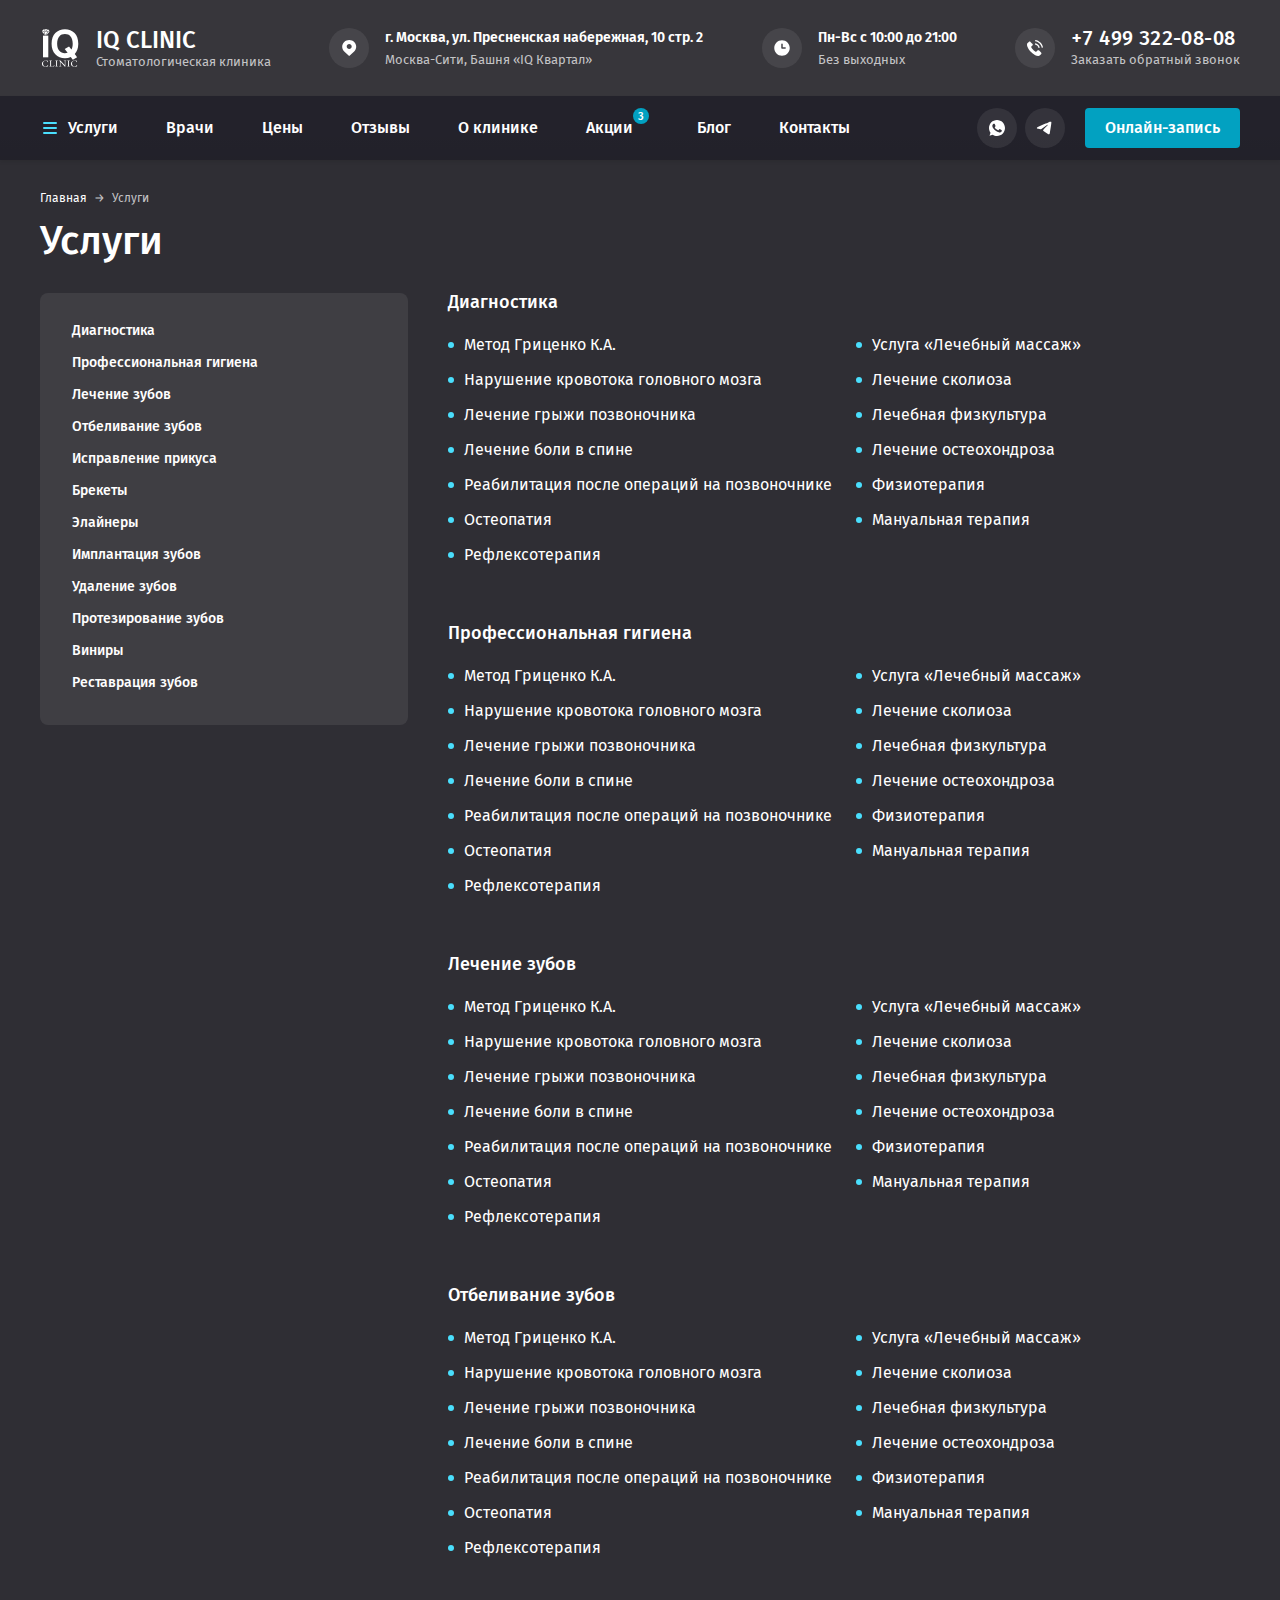
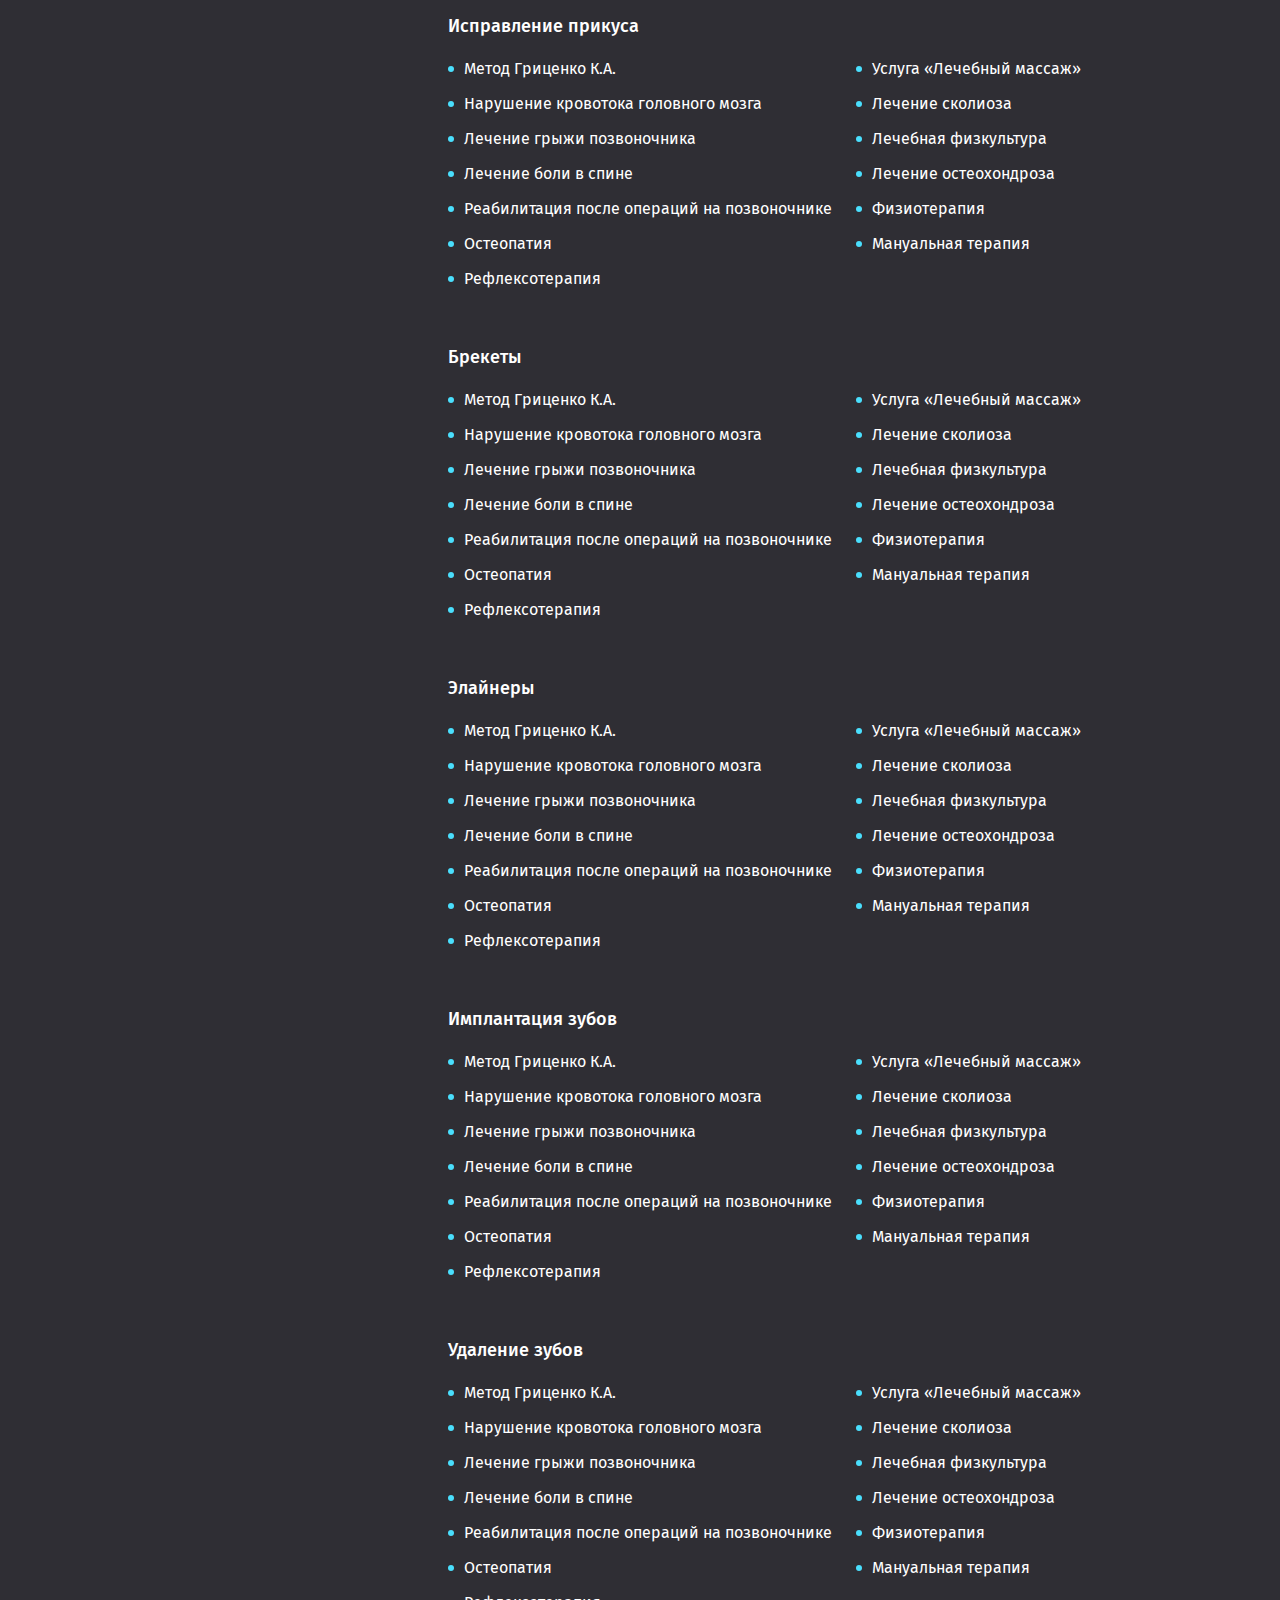
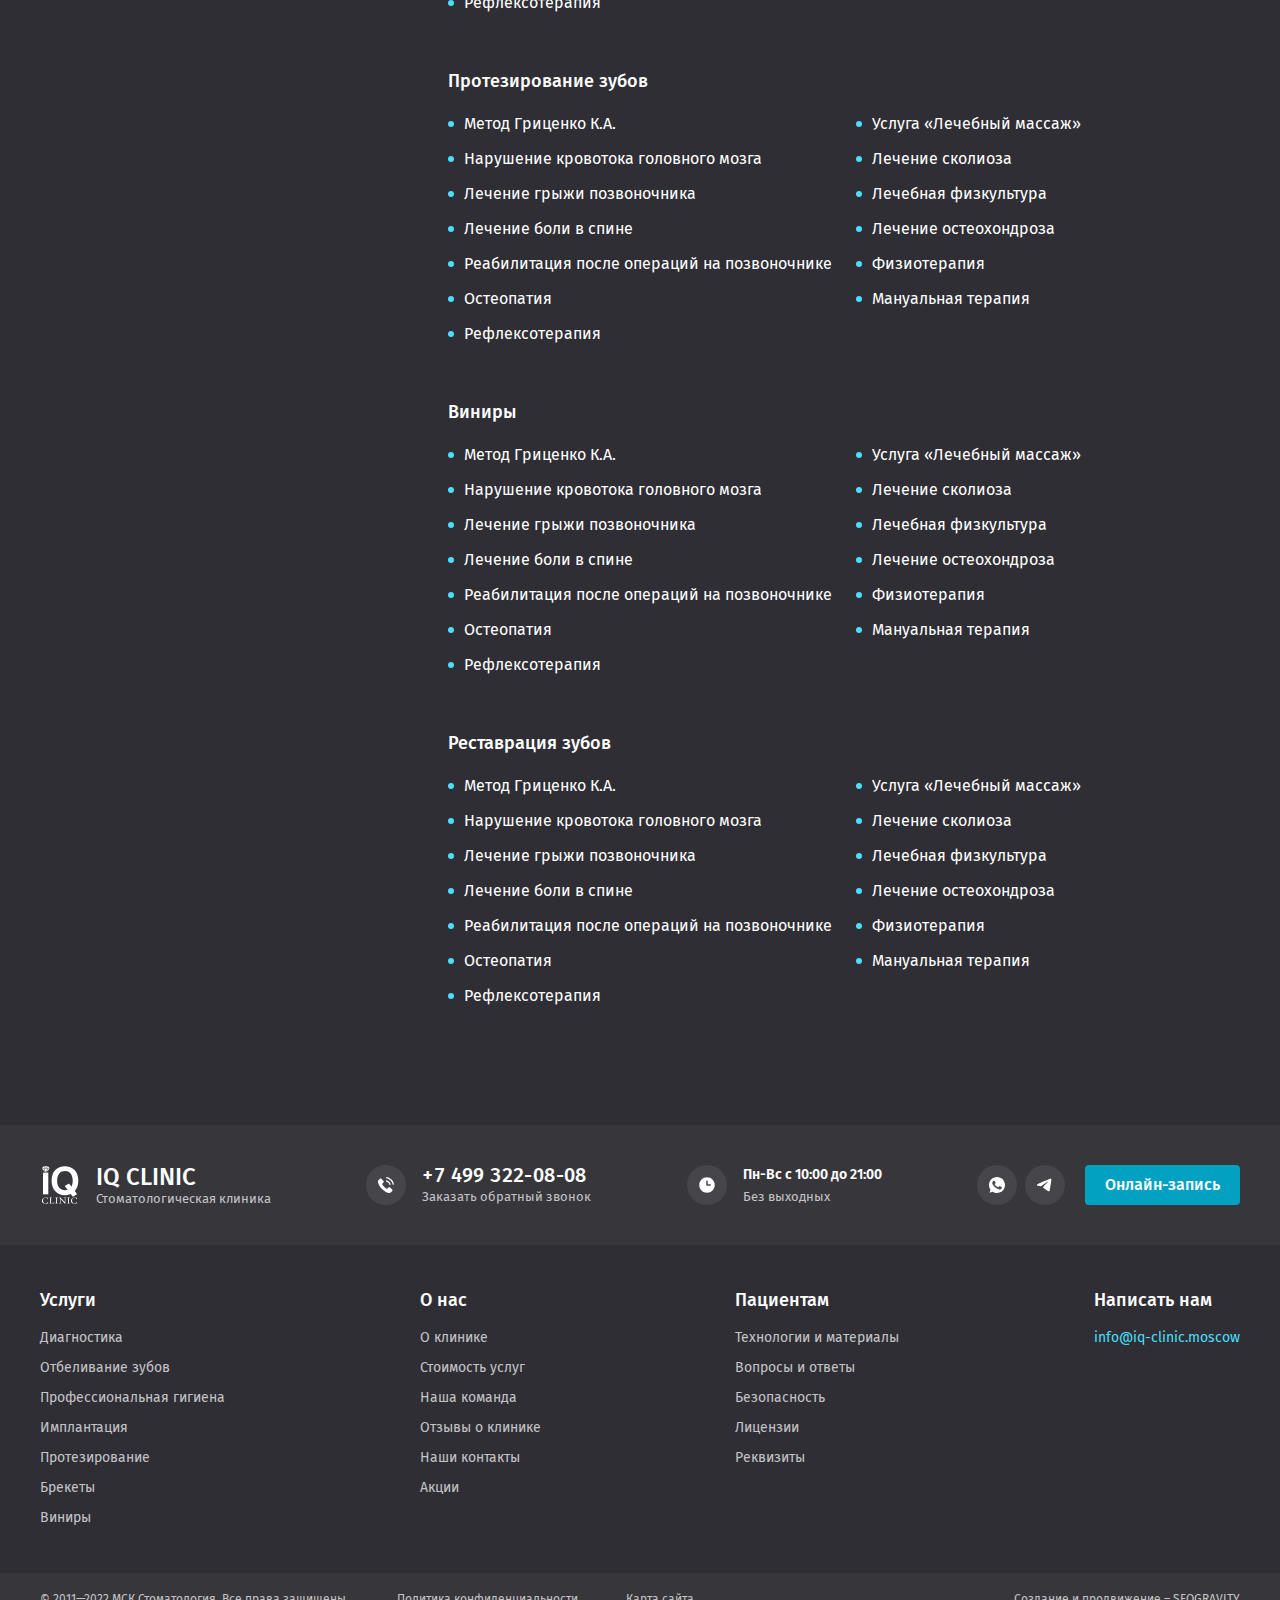
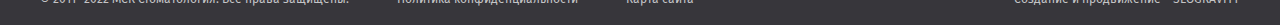
<file: services.html>
<!DOCTYPE html>
<html lang="ru">
	<head>
		<meta http-equiv="Content-Type" content="text/html; charset=utf-8">

		<!-- Адаптирование страницы для мобильных устройств -->
		<meta name="viewport" content="width=device-width, initial-scale=1, maximum-scale=1">

		<!-- Запрет распознования номера телефона -->
		<meta name="format-detection" content="telephone=no">
		<meta name="SKYPE_TOOLBAR" content ="SKYPE_TOOLBAR_PARSER_COMPATIBLE">

		<!-- Заголовок страницы -->
		<title>Заголовок страницы</title>

		<!-- Данное значение часто используют(использовали) поисковые системы -->
		<meta name="description" content="">
		<meta name="keywords" content="">

		<!-- Изменение цвета панели моб. браузера -->
		<meta name="msapplication-TileColor" content="#2F2E34">
		<meta name="theme-color" content="#2F2E34">

		<!-- Подключение шрифтов с гугла -->
		<link rel="preconnect" href="https://fonts.googleapis.com">
		<link rel="preconnect" href="https://fonts.gstatic.com" crossorigin>
		<link href="https://fonts.googleapis.com/css2?family=Fira+Sans:ital,wght@0,300;0,400;0,500;0,600;0,700;0,800;0,900;1,300;1,400;1,500;1,600;1,700;1,800;1,900&display=swap" rel="stylesheet">

		<!-- Подключение файлов стилей -->
		<link rel="stylesheet" href="css/swiper-bundle.min.css" async>
		<link rel="stylesheet" href="css/swiper.css" async>
		<link rel="stylesheet" href="css/fancybox.css" async>
		<link rel="stylesheet" href="css/styles.css" async>

		<link rel="stylesheet" href="css/response_1247.css" media="print, (max-width: 1247px)" async>
		<link rel="stylesheet" href="css/response_1023.css" media="print, (max-width: 1023px)" async>
		<link rel="stylesheet" href="css/response_767.css" media="print, (max-width: 767px)" async>
		<link rel="stylesheet" href="css/response_479.css" media="(max-width: 479px)" async>
	</head>

	<body>
		<div class="wrap">
			<div class="main">
				<header>
					<div class="scroll">
						<div class="info">
							<div class="cont row">
								<a href="/" class="logo">
									<img src="images/logo.svg" alt="">

									<div>
										<div class="name">IQ CLINIC</div>
										<div class="desc">Стоматологическая клиника</div>
									</div>
								</a>

								<div class="location">
									<div class="icon">
										<svg><use xlink:href="images/sprite.svg#ic_location"></use></svg>
									</div>

									<div>
										<div class="address">г. Москва, ул. Пресненская набережная, 10 стр. 2</div>
										<div class="exp">Москва-Сити, Башня «IQ Квартал»</div>
									</div>
								</div>

								<div class="time">
									<div class="icon">
										<svg><use xlink:href="images/sprite.svg#ic_time"></use></svg>
									</div>

									<div>
										<div>Пн-Вс с 10:00 до 21:00</div>
										<div class="exp">Без выходных</div>
									</div>
								</div>

								<div class="phone">
									<div class="icon">
										<svg><use xlink:href="images/sprite.svg#ic_phone"></use></svg>
									</div>

									<div>
										<div><a href="tel:+74993220808">+7 499 322-08-08</a></div>

										<div><button class="callback_btn modal_btn" data-modal="#callback_modal">Заказать обратный звонок</button></div>
									</div>
								</div>
							</div>
						</div>


						<div class="bottom">
							<div class="cont row">
								<div class="categories modal_cont">
									<button class="btn mini_modal_btn" data-modal-id="#categories_modal">
										<svg class="icon"><use xlink:href="images/sprite.svg#ic_menu"></use></svg>
										<span>Услуги</span>
									</button>

									<div class="mini_modal tabs_container" id="categories_modal">
										<div class="cont row">
											<div class="tabs">
												<button data-content="#categories_tab1" data-level="level1" class="active">Диагностика</button>

												<button data-content="#categories_tab2" data-level="level1">Профессиональная гигиена</button>

												<button data-content="#categories_tab3" data-level="level1">Лечение зубов</button>

												<button data-content="#categories_tab4" data-level="level1">Отбеливание зубов</button>

												<button data-content="#categories_tab5" data-level="level1">Исправление прикуса</button>

												<button data-content="#categories_tab6" data-level="level1">Брекеты</button>

												<button data-content="#categories_tab7" data-level="level1">Элайнеры</button>

												<button data-content="#categories_tab8" data-level="level1">Имплантация зубов</button>

												<button data-content="#categories_tab9" data-level="level1">Удаление зубов</button>

												<button data-content="#categories_tab10" data-level="level1">Протезирование зубов</button>

												<button data-content="#categories_tab11" data-level="level1">Виниры</button>

												<button data-content="#categories_tab12" data-level="level1">Реставрация зубов</button>
											</div>


											<div class="col_main">
												<div class="tab_content level1 active" id="categories_tab1">
													<div class="row">
														<div class="category">
															<div class="title">
																<a href="/">Имплантация зубов</a>
															</div>

															<div class="item">
																<div class="main">
																	<a href="/">Виды имплантации</a>
																</div>

																<div class="sub">
																	<div><a href="/">Одномоментная имплантация</a></div>
																	<div><a href="/">Одноэтапная имплантация</a></div>
																	<div><a href="/">Двухэтапная имплантация зубов</a></div>
																	<div><a href="/">Полная имплантация зубов</a></div>
																	<div><a href="/">Все зубы на 4х имплантах</a></div>
																</div>
															</div>

															<div class="item">
																<div class="main">
																	<a href="/">При недостатке кости или десны</a>
																</div>

																<div class="sub">
																	<div><a href="/">Костная пластика</a></div>
																	<div><a href="/">Синус-лифтинг</a></div>
																	<div><a href="/">Наращивание десны</a></div>
																</div>
															</div>
														</div>

														<div class="category">
															<div class="title">
																<a href="/">Имплантация «под ключ»</a>
															</div>

															<div class="item">
																<div class="main">
																	<a href="/">Система имплантации</a>
																</div>

																<div class="sub">
																	<div><a href="/">Dentium (Южная Корея)</a></div>
																	<div><a href="/">Nobel (США)</a></div>
																	<div><a href="/">Astra Tech (Швеция)</a></div>
																</div>
															</div>
														</div>
													</div>
												</div>


												<div class="tab_content level1" id="categories_tab2">
													<div class="row">
														<div class="category">
															<div class="title">
																<a href="/">Имплантация зубов</a>
															</div>

															<div class="item">
																<div class="main">
																	<a href="/">Виды имплантации</a>
																</div>

																<div class="sub">
																	<div><a href="/">Одномоментная имплантация</a></div>
																	<div><a href="/">Одноэтапная имплантация</a></div>
																	<div><a href="/">Двухэтапная имплантация зубов</a></div>
																	<div><a href="/">Полная имплантация зубов</a></div>
																	<div><a href="/">Все зубы на 4х имплантах</a></div>
																</div>
															</div>

															<div class="item">
																<div class="main">
																	<a href="/">При недостатке кости или десны</a>
																</div>

																<div class="sub">
																	<div><a href="/">Костная пластика</a></div>
																	<div><a href="/">Синус-лифтинг</a></div>
																	<div><a href="/">Наращивание десны</a></div>
																</div>
															</div>
														</div>

														<div class="category">
															<div class="title">
																<a href="/">Имплантация «под ключ»</a>
															</div>

															<div class="item">
																<div class="main">
																	<a href="/">Система имплантации</a>
																</div>

																<div class="sub">
																	<div><a href="/">Dentium (Южная Корея)</a></div>
																	<div><a href="/">Nobel (США)</a></div>
																	<div><a href="/">Astra Tech (Швеция)</a></div>
																</div>
															</div>
														</div>
													</div>
												</div>


												<div class="tab_content level1" id="categories_tab3">
													<div class="row">
														<div class="category">
															<div class="title">
																<a href="/">Имплантация зубов</a>
															</div>

															<div class="item">
																<div class="main">
																	<a href="/">Виды имплантации</a>
																</div>

																<div class="sub">
																	<div><a href="/">Одномоментная имплантация</a></div>
																	<div><a href="/">Одноэтапная имплантация</a></div>
																	<div><a href="/">Двухэтапная имплантация зубов</a></div>
																	<div><a href="/">Полная имплантация зубов</a></div>
																	<div><a href="/">Все зубы на 4х имплантах</a></div>
																</div>
															</div>

															<div class="item">
																<div class="main">
																	<a href="/">При недостатке кости или десны</a>
																</div>

																<div class="sub">
																	<div><a href="/">Костная пластика</a></div>
																	<div><a href="/">Синус-лифтинг</a></div>
																	<div><a href="/">Наращивание десны</a></div>
																</div>
															</div>
														</div>

														<div class="category">
															<div class="title">
																<a href="/">Имплантация «под ключ»</a>
															</div>

															<div class="item">
																<div class="main">
																	<a href="/">Система имплантации</a>
																</div>

																<div class="sub">
																	<div><a href="/">Dentium (Южная Корея)</a></div>
																	<div><a href="/">Nobel (США)</a></div>
																	<div><a href="/">Astra Tech (Швеция)</a></div>
																</div>
															</div>
														</div>
													</div>
												</div>


												<div class="tab_content level1" id="categories_tab4">
													<div class="row">
														<div class="category">
															<div class="title">
																<a href="/">Имплантация зубов</a>
															</div>

															<div class="item">
																<div class="main">
																	<a href="/">Виды имплантации</a>
																</div>

																<div class="sub">
																	<div><a href="/">Одномоментная имплантация</a></div>
																	<div><a href="/">Одноэтапная имплантация</a></div>
																	<div><a href="/">Двухэтапная имплантация зубов</a></div>
																	<div><a href="/">Полная имплантация зубов</a></div>
																	<div><a href="/">Все зубы на 4х имплантах</a></div>
																</div>
															</div>

															<div class="item">
																<div class="main">
																	<a href="/">При недостатке кости или десны</a>
																</div>

																<div class="sub">
																	<div><a href="/">Костная пластика</a></div>
																	<div><a href="/">Синус-лифтинг</a></div>
																	<div><a href="/">Наращивание десны</a></div>
																</div>
															</div>
														</div>

														<div class="category">
															<div class="title">
																<a href="/">Имплантация «под ключ»</a>
															</div>

															<div class="item">
																<div class="main">
																	<a href="/">Система имплантации</a>
																</div>

																<div class="sub">
																	<div><a href="/">Dentium (Южная Корея)</a></div>
																	<div><a href="/">Nobel (США)</a></div>
																	<div><a href="/">Astra Tech (Швеция)</a></div>
																</div>
															</div>
														</div>
													</div>
												</div>


												<div class="tab_content level1" id="categories_tab5">
													<div class="row">
														<div class="category">
															<div class="title">
																<a href="/">Имплантация зубов</a>
															</div>

															<div class="item">
																<div class="main">
																	<a href="/">Виды имплантации</a>
																</div>

																<div class="sub">
																	<div><a href="/">Одномоментная имплантация</a></div>
																	<div><a href="/">Одноэтапная имплантация</a></div>
																	<div><a href="/">Двухэтапная имплантация зубов</a></div>
																	<div><a href="/">Полная имплантация зубов</a></div>
																	<div><a href="/">Все зубы на 4х имплантах</a></div>
																</div>
															</div>

															<div class="item">
																<div class="main">
																	<a href="/">При недостатке кости или десны</a>
																</div>

																<div class="sub">
																	<div><a href="/">Костная пластика</a></div>
																	<div><a href="/">Синус-лифтинг</a></div>
																	<div><a href="/">Наращивание десны</a></div>
																</div>
															</div>
														</div>

														<div class="category">
															<div class="title">
																<a href="/">Имплантация «под ключ»</a>
															</div>

															<div class="item">
																<div class="main">
																	<a href="/">Система имплантации</a>
																</div>

																<div class="sub">
																	<div><a href="/">Dentium (Южная Корея)</a></div>
																	<div><a href="/">Nobel (США)</a></div>
																	<div><a href="/">Astra Tech (Швеция)</a></div>
																</div>
															</div>
														</div>
													</div>
												</div>


												<div class="tab_content level1" id="categories_tab6">
													<div class="row">
														<div class="category">
															<div class="title">
																<a href="/">Имплантация зубов</a>
															</div>

															<div class="item">
																<div class="main">
																	<a href="/">Виды имплантации</a>
																</div>

																<div class="sub">
																	<div><a href="/">Одномоментная имплантация</a></div>
																	<div><a href="/">Одноэтапная имплантация</a></div>
																	<div><a href="/">Двухэтапная имплантация зубов</a></div>
																	<div><a href="/">Полная имплантация зубов</a></div>
																	<div><a href="/">Все зубы на 4х имплантах</a></div>
																</div>
															</div>

															<div class="item">
																<div class="main">
																	<a href="/">При недостатке кости или десны</a>
																</div>

																<div class="sub">
																	<div><a href="/">Костная пластика</a></div>
																	<div><a href="/">Синус-лифтинг</a></div>
																	<div><a href="/">Наращивание десны</a></div>
																</div>
															</div>
														</div>

														<div class="category">
															<div class="title">
																<a href="/">Имплантация «под ключ»</a>
															</div>

															<div class="item">
																<div class="main">
																	<a href="/">Система имплантации</a>
																</div>

																<div class="sub">
																	<div><a href="/">Dentium (Южная Корея)</a></div>
																	<div><a href="/">Nobel (США)</a></div>
																	<div><a href="/">Astra Tech (Швеция)</a></div>
																</div>
															</div>
														</div>
													</div>
												</div>


												<div class="tab_content level1" id="categories_tab7">
													<div class="row">
														<div class="category">
															<div class="title">
																<a href="/">Имплантация зубов</a>
															</div>

															<div class="item">
																<div class="main">
																	<a href="/">Виды имплантации</a>
																</div>

																<div class="sub">
																	<div><a href="/">Одномоментная имплантация</a></div>
																	<div><a href="/">Одноэтапная имплантация</a></div>
																	<div><a href="/">Двухэтапная имплантация зубов</a></div>
																	<div><a href="/">Полная имплантация зубов</a></div>
																	<div><a href="/">Все зубы на 4х имплантах</a></div>
																</div>
															</div>

															<div class="item">
																<div class="main">
																	<a href="/">При недостатке кости или десны</a>
																</div>

																<div class="sub">
																	<div><a href="/">Костная пластика</a></div>
																	<div><a href="/">Синус-лифтинг</a></div>
																	<div><a href="/">Наращивание десны</a></div>
																</div>
															</div>
														</div>

														<div class="category">
															<div class="title">
																<a href="/">Имплантация «под ключ»</a>
															</div>

															<div class="item">
																<div class="main">
																	<a href="/">Система имплантации</a>
																</div>

																<div class="sub">
																	<div><a href="/">Dentium (Южная Корея)</a></div>
																	<div><a href="/">Nobel (США)</a></div>
																	<div><a href="/">Astra Tech (Швеция)</a></div>
																</div>
															</div>
														</div>
													</div>
												</div>


												<div class="tab_content level1" id="categories_tab8">
													<div class="row">
														<div class="category">
															<div class="title">
																<a href="/">Имплантация зубов</a>
															</div>

															<div class="item">
																<div class="main">
																	<a href="/">Виды имплантации</a>
																</div>

																<div class="sub">
																	<div><a href="/">Одномоментная имплантация</a></div>
																	<div><a href="/">Одноэтапная имплантация</a></div>
																	<div><a href="/">Двухэтапная имплантация зубов</a></div>
																	<div><a href="/">Полная имплантация зубов</a></div>
																	<div><a href="/">Все зубы на 4х имплантах</a></div>
																</div>
															</div>

															<div class="item">
																<div class="main">
																	<a href="/">При недостатке кости или десны</a>
																</div>

																<div class="sub">
																	<div><a href="/">Костная пластика</a></div>
																	<div><a href="/">Синус-лифтинг</a></div>
																	<div><a href="/">Наращивание десны</a></div>
																</div>
															</div>
														</div>

														<div class="category">
															<div class="title">
																<a href="/">Имплантация «под ключ»</a>
															</div>

															<div class="item">
																<div class="main">
																	<a href="/">Система имплантации</a>
																</div>

																<div class="sub">
																	<div><a href="/">Dentium (Южная Корея)</a></div>
																	<div><a href="/">Nobel (США)</a></div>
																	<div><a href="/">Astra Tech (Швеция)</a></div>
																</div>
															</div>
														</div>
													</div>
												</div>


												<div class="tab_content level1" id="categories_tab9">
													<div class="row">
														<div class="category">
															<div class="title">
																<a href="/">Имплантация зубов</a>
															</div>

															<div class="item">
																<div class="main">
																	<a href="/">Виды имплантации</a>
																</div>

																<div class="sub">
																	<div><a href="/">Одномоментная имплантация</a></div>
																	<div><a href="/">Одноэтапная имплантация</a></div>
																	<div><a href="/">Двухэтапная имплантация зубов</a></div>
																	<div><a href="/">Полная имплантация зубов</a></div>
																	<div><a href="/">Все зубы на 4х имплантах</a></div>
																</div>
															</div>

															<div class="item">
																<div class="main">
																	<a href="/">При недостатке кости или десны</a>
																</div>

																<div class="sub">
																	<div><a href="/">Костная пластика</a></div>
																	<div><a href="/">Синус-лифтинг</a></div>
																	<div><a href="/">Наращивание десны</a></div>
																</div>
															</div>
														</div>

														<div class="category">
															<div class="title">
																<a href="/">Имплантация «под ключ»</a>
															</div>

															<div class="item">
																<div class="main">
																	<a href="/">Система имплантации</a>
																</div>

																<div class="sub">
																	<div><a href="/">Dentium (Южная Корея)</a></div>
																	<div><a href="/">Nobel (США)</a></div>
																	<div><a href="/">Astra Tech (Швеция)</a></div>
																</div>
															</div>
														</div>
													</div>
												</div>


												<div class="tab_content level1" id="categories_tab10">
													<div class="row">
														<div class="category">
															<div class="title">
																<a href="/">Имплантация зубов</a>
															</div>

															<div class="item">
																<div class="main">
																	<a href="/">Виды имплантации</a>
																</div>

																<div class="sub">
																	<div><a href="/">Одномоментная имплантация</a></div>
																	<div><a href="/">Одноэтапная имплантация</a></div>
																	<div><a href="/">Двухэтапная имплантация зубов</a></div>
																	<div><a href="/">Полная имплантация зубов</a></div>
																	<div><a href="/">Все зубы на 4х имплантах</a></div>
																</div>
															</div>

															<div class="item">
																<div class="main">
																	<a href="/">При недостатке кости или десны</a>
																</div>

																<div class="sub">
																	<div><a href="/">Костная пластика</a></div>
																	<div><a href="/">Синус-лифтинг</a></div>
																	<div><a href="/">Наращивание десны</a></div>
																</div>
															</div>
														</div>

														<div class="category">
															<div class="title">
																<a href="/">Имплантация «под ключ»</a>
															</div>

															<div class="item">
																<div class="main">
																	<a href="/">Система имплантации</a>
																</div>

																<div class="sub">
																	<div><a href="/">Dentium (Южная Корея)</a></div>
																	<div><a href="/">Nobel (США)</a></div>
																	<div><a href="/">Astra Tech (Швеция)</a></div>
																</div>
															</div>
														</div>
													</div>
												</div>


												<div class="tab_content level1" id="categories_tab11">
													<div class="row">
														<div class="category">
															<div class="title">
																<a href="/">Имплантация зубов</a>
															</div>

															<div class="item">
																<div class="main">
																	<a href="/">Виды имплантации</a>
																</div>

																<div class="sub">
																	<div><a href="/">Одномоментная имплантация</a></div>
																	<div><a href="/">Одноэтапная имплантация</a></div>
																	<div><a href="/">Двухэтапная имплантация зубов</a></div>
																	<div><a href="/">Полная имплантация зубов</a></div>
																	<div><a href="/">Все зубы на 4х имплантах</a></div>
																</div>
															</div>

															<div class="item">
																<div class="main">
																	<a href="/">При недостатке кости или десны</a>
																</div>

																<div class="sub">
																	<div><a href="/">Костная пластика</a></div>
																	<div><a href="/">Синус-лифтинг</a></div>
																	<div><a href="/">Наращивание десны</a></div>
																</div>
															</div>
														</div>

														<div class="category">
															<div class="title">
																<a href="/">Имплантация «под ключ»</a>
															</div>

															<div class="item">
																<div class="main">
																	<a href="/">Система имплантации</a>
																</div>

																<div class="sub">
																	<div><a href="/">Dentium (Южная Корея)</a></div>
																	<div><a href="/">Nobel (США)</a></div>
																	<div><a href="/">Astra Tech (Швеция)</a></div>
																</div>
															</div>
														</div>
													</div>
												</div>


												<div class="tab_content level1" id="categories_tab12">
													<div class="row">
														<div class="category">
															<div class="title">
																<a href="/">Имплантация зубов</a>
															</div>

															<div class="item">
																<div class="main">
																	<a href="/">Виды имплантации</a>
																</div>

																<div class="sub">
																	<div><a href="/">Одномоментная имплантация</a></div>
																	<div><a href="/">Одноэтапная имплантация</a></div>
																	<div><a href="/">Двухэтапная имплантация зубов</a></div>
																	<div><a href="/">Полная имплантация зубов</a></div>
																	<div><a href="/">Все зубы на 4х имплантах</a></div>
																</div>
															</div>

															<div class="item">
																<div class="main">
																	<a href="/">При недостатке кости или десны</a>
																</div>

																<div class="sub">
																	<div><a href="/">Костная пластика</a></div>
																	<div><a href="/">Синус-лифтинг</a></div>
																	<div><a href="/">Наращивание десны</a></div>
																</div>
															</div>
														</div>

														<div class="category">
															<div class="title">
																<a href="/">Имплантация «под ключ»</a>
															</div>

															<div class="item">
																<div class="main">
																	<a href="/">Система имплантации</a>
																</div>

																<div class="sub">
																	<div><a href="/">Dentium (Южная Корея)</a></div>
																	<div><a href="/">Nobel (США)</a></div>
																	<div><a href="/">Astra Tech (Швеция)</a></div>
																</div>
															</div>
														</div>
													</div>
												</div>

												<div class="consult_form">
													<div class="title">Получите бесплатную консультацию</div>

													<div class="desc">Мы ответим на все ваши вопросы об услугах и врачах нашей клиники</div>

													<form action="" class="form">
														<div class="line">
															<div class="field">
																<input type="tel" name="" value="" class="input" placeholder="+7 (___) ___ - __ - __">
															</div>
														</div>

														<div class="submit">
															<button type="submit" class="submit_btn">Онлайн-запись</button>
														</div>

														<div class="agree">Я подтверждаю согласие на обработку моих персональных данных (закон №152-ФЗ «О персональных данных») и соглашаюсь с политикой конфиденциальности</div>
													</form>

													<div class="or_call">
														<div>Или позвоните нам –</div>
														<div><a href="tel:+74993220808">+7 499 322-08-08</a></div>
													</div>
												</div>
											</div>
										</div>
									</div>
								</div>

								<nav class="menu row">
									<div class="menu_item mob_menu_item">
										<a href="/">Услуги</a>
									</div>

									<div class="menu_item">
										<a href="/">Врачи</a>
									</div>

									<div class="menu_item">
										<a href="/">Цены</a>
									</div>

									<div class="menu_item">
										<a href="/">Отзывы</a>
									</div>

									<div class="menu_item">
										<a href="/">О клинике</a>
									</div>

									<div class="menu_item">
										<a href="/">Акции<sup>3</sup></a>
									</div>

									<div class="menu_item">
										<a href="/">Блог</a>
									</div>

									<div class="menu_item">
										<a href="/">Контакты</a>
									</div>
								</nav>

								<div class="messengers">
									<a href="/" target="_blank" rel="noopener nofollow" class="whatsapp_link">
										<svg class="icon"><use xlink:href="images/sprite.svg#ic_whatsapp"></use></svg>
									</a>

									<a href="/" target="_blank" rel="noopener nofollow" class="telegram_link">
										<svg class="icon"><use xlink:href="images/sprite.svg#ic_telegram"></use></svg>
									</a>
								</div>

								<button class="order_btn modal_btn" data-modal="#order_modal">Онлайн-запись</button>
							</div>
						</div>
					</div>
				</header>


				<section class="mob_header">
					<div class="cont row">
						<a href="/" class="logo">
							<img src="images/logo.svg" alt="">

							<div>
								<div class="name">IQ CLINIC</div>
								<div class="desc">Стоматологическая клиника</div>
							</div>
						</a>

						<a href="tel:+74993220808" class="phone">
							<svg class="icon"><use xlink:href="images/sprite.svg#ic_phone"></use></svg>
						</a>

						<button class="mob_menu_btn">
							<svg class="icon"><use xlink:href="images/sprite.svg#ic_menu"></use></svg>
							<svg class="icon"><use xlink:href="images/sprite.svg#ic_close"></use></svg>
						</button>
					</div>
				</section>


				<section class="page_head">
					<div class="cont">
						<div class="breadcrumbs">
							<a href="/">Главная</a> <span class="sep">→</span>
							<span class="current">Услуги</span>
						</div>

						<h1 class="page_title">Услуги</h1>
					</div>
				</section>


				<section class="services_page block">
					<div class="cont row">
						<div class="col_left">
							<div class="anchors sticky">
								<div class="items">
									<button class="btn scroll_btn" data-anchor="anchor1">Диагностика</button>
									<button class="btn scroll_btn" data-anchor="anchor2">Профессиональная гигиена</button>
									<button class="btn scroll_btn" data-anchor="anchor3">Лечение зубов</button>
									<button class="btn scroll_btn" data-anchor="anchor4">Отбеливание зубов</button>
									<button class="btn scroll_btn" data-anchor="anchor5">Исправление прикуса</button>
									<button class="btn scroll_btn" data-anchor="anchor6">Брекеты</button>
									<button class="btn scroll_btn" data-anchor="anchor7">Элайнеры</button>
									<button class="btn scroll_btn" data-anchor="anchor8">Имплантация зубов</button>
									<button class="btn scroll_btn" data-anchor="anchor9">Удаление зубов</button>
									<button class="btn scroll_btn" data-anchor="anchor10">Протезирование зубов</button>
									<button class="btn scroll_btn" data-anchor="anchor11">Виниры</button>
									<button class="btn scroll_btn" data-anchor="anchor12">Реставрация зубов</button>
								</div>
							</div>
						</div>

						<div class="col_main">
							<div class="all_services">
								<div class="service" id="anchor1">
									<div class="main">
										<a href="/">Диагностика</a>
									</div>

									<div class="sub">
										<div><a href="/">Метод Гриценко К.А.</a></div>
										<div><a href="/">Услуга «Лечебный массаж»</a></div>
										<div><a href="/">Нарушение кровотока головного мозга</a></div>
										<div><a href="/">Лечение сколиоза</a></div>
										<div><a href="/">Лечение грыжи позвоночника</a></div>
										<div><a href="/">Лечебная физкультура</a></div>
										<div><a href="/">Лечение боли в спине</a></div>
										<div><a href="/">Лечение остеохондроза</a></div>
										<div><a href="/">Реабилитация после операций на позвоночнике</a></div>
										<div><a href="/">Физиотерапия</a></div>
										<div><a href="/">Остеопатия</a></div>
										<div><a href="/">Мануальная терапия</a></div>
										<div><a href="/">Рефлексотерапия</a></div>
									</div>
								</div>

								<div class="service" id="anchor2">
									<div class="main">
										<a href="/">Профессиональная гигиена</a>
									</div>

									<div class="sub">
										<div><a href="/">Метод Гриценко К.А.</a></div>
										<div><a href="/">Услуга «Лечебный массаж»</a></div>
										<div><a href="/">Нарушение кровотока головного мозга</a></div>
										<div><a href="/">Лечение сколиоза</a></div>
										<div><a href="/">Лечение грыжи позвоночника</a></div>
										<div><a href="/">Лечебная физкультура</a></div>
										<div><a href="/">Лечение боли в спине</a></div>
										<div><a href="/">Лечение остеохондроза</a></div>
										<div><a href="/">Реабилитация после операций на позвоночнике</a></div>
										<div><a href="/">Физиотерапия</a></div>
										<div><a href="/">Остеопатия</a></div>
										<div><a href="/">Мануальная терапия</a></div>
										<div><a href="/">Рефлексотерапия</a></div>
									</div>
								</div>

								<div class="service" id="anchor3">
									<div class="main">
										<a href="/">Лечение зубов</a>
									</div>

									<div class="sub">
										<div><a href="/">Метод Гриценко К.А.</a></div>
										<div><a href="/">Услуга «Лечебный массаж»</a></div>
										<div><a href="/">Нарушение кровотока головного мозга</a></div>
										<div><a href="/">Лечение сколиоза</a></div>
										<div><a href="/">Лечение грыжи позвоночника</a></div>
										<div><a href="/">Лечебная физкультура</a></div>
										<div><a href="/">Лечение боли в спине</a></div>
										<div><a href="/">Лечение остеохондроза</a></div>
										<div><a href="/">Реабилитация после операций на позвоночнике</a></div>
										<div><a href="/">Физиотерапия</a></div>
										<div><a href="/">Остеопатия</a></div>
										<div><a href="/">Мануальная терапия</a></div>
										<div><a href="/">Рефлексотерапия</a></div>
									</div>
								</div>

								<div class="service" id="anchor4">
									<div class="main">
										<a href="/">Отбеливание зубов</a>
									</div>

									<div class="sub">
										<div><a href="/">Метод Гриценко К.А.</a></div>
										<div><a href="/">Услуга «Лечебный массаж»</a></div>
										<div><a href="/">Нарушение кровотока головного мозга</a></div>
										<div><a href="/">Лечение сколиоза</a></div>
										<div><a href="/">Лечение грыжи позвоночника</a></div>
										<div><a href="/">Лечебная физкультура</a></div>
										<div><a href="/">Лечение боли в спине</a></div>
										<div><a href="/">Лечение остеохондроза</a></div>
										<div><a href="/">Реабилитация после операций на позвоночнике</a></div>
										<div><a href="/">Физиотерапия</a></div>
										<div><a href="/">Остеопатия</a></div>
										<div><a href="/">Мануальная терапия</a></div>
										<div><a href="/">Рефлексотерапия</a></div>
									</div>
								</div>

								<div class="service" id="anchor5">
									<div class="main">
										<a href="/">Исправление прикуса</a>
									</div>

									<div class="sub">
										<div><a href="/">Метод Гриценко К.А.</a></div>
										<div><a href="/">Услуга «Лечебный массаж»</a></div>
										<div><a href="/">Нарушение кровотока головного мозга</a></div>
										<div><a href="/">Лечение сколиоза</a></div>
										<div><a href="/">Лечение грыжи позвоночника</a></div>
										<div><a href="/">Лечебная физкультура</a></div>
										<div><a href="/">Лечение боли в спине</a></div>
										<div><a href="/">Лечение остеохондроза</a></div>
										<div><a href="/">Реабилитация после операций на позвоночнике</a></div>
										<div><a href="/">Физиотерапия</a></div>
										<div><a href="/">Остеопатия</a></div>
										<div><a href="/">Мануальная терапия</a></div>
										<div><a href="/">Рефлексотерапия</a></div>
									</div>
								</div>

								<div class="service" id="anchor6">
									<div class="main">
										<a href="/">Брекеты</a>
									</div>

									<div class="sub">
										<div><a href="/">Метод Гриценко К.А.</a></div>
										<div><a href="/">Услуга «Лечебный массаж»</a></div>
										<div><a href="/">Нарушение кровотока головного мозга</a></div>
										<div><a href="/">Лечение сколиоза</a></div>
										<div><a href="/">Лечение грыжи позвоночника</a></div>
										<div><a href="/">Лечебная физкультура</a></div>
										<div><a href="/">Лечение боли в спине</a></div>
										<div><a href="/">Лечение остеохондроза</a></div>
										<div><a href="/">Реабилитация после операций на позвоночнике</a></div>
										<div><a href="/">Физиотерапия</a></div>
										<div><a href="/">Остеопатия</a></div>
										<div><a href="/">Мануальная терапия</a></div>
										<div><a href="/">Рефлексотерапия</a></div>
									</div>
								</div>

								<div class="service" id="anchor7">
									<div class="main">
										<a href="/">Элайнеры</a>
									</div>

									<div class="sub">
										<div><a href="/">Метод Гриценко К.А.</a></div>
										<div><a href="/">Услуга «Лечебный массаж»</a></div>
										<div><a href="/">Нарушение кровотока головного мозга</a></div>
										<div><a href="/">Лечение сколиоза</a></div>
										<div><a href="/">Лечение грыжи позвоночника</a></div>
										<div><a href="/">Лечебная физкультура</a></div>
										<div><a href="/">Лечение боли в спине</a></div>
										<div><a href="/">Лечение остеохондроза</a></div>
										<div><a href="/">Реабилитация после операций на позвоночнике</a></div>
										<div><a href="/">Физиотерапия</a></div>
										<div><a href="/">Остеопатия</a></div>
										<div><a href="/">Мануальная терапия</a></div>
										<div><a href="/">Рефлексотерапия</a></div>
									</div>
								</div>

								<div class="service" id="anchor8">
									<div class="main">
										<a href="/">Имплантация зубов</a>
									</div>

									<div class="sub">
										<div><a href="/">Метод Гриценко К.А.</a></div>
										<div><a href="/">Услуга «Лечебный массаж»</a></div>
										<div><a href="/">Нарушение кровотока головного мозга</a></div>
										<div><a href="/">Лечение сколиоза</a></div>
										<div><a href="/">Лечение грыжи позвоночника</a></div>
										<div><a href="/">Лечебная физкультура</a></div>
										<div><a href="/">Лечение боли в спине</a></div>
										<div><a href="/">Лечение остеохондроза</a></div>
										<div><a href="/">Реабилитация после операций на позвоночнике</a></div>
										<div><a href="/">Физиотерапия</a></div>
										<div><a href="/">Остеопатия</a></div>
										<div><a href="/">Мануальная терапия</a></div>
										<div><a href="/">Рефлексотерапия</a></div>
									</div>
								</div>

								<div class="service" id="anchor9">
									<div class="main">
										<a href="/">Удаление зубов</a>
									</div>

									<div class="sub">
										<div><a href="/">Метод Гриценко К.А.</a></div>
										<div><a href="/">Услуга «Лечебный массаж»</a></div>
										<div><a href="/">Нарушение кровотока головного мозга</a></div>
										<div><a href="/">Лечение сколиоза</a></div>
										<div><a href="/">Лечение грыжи позвоночника</a></div>
										<div><a href="/">Лечебная физкультура</a></div>
										<div><a href="/">Лечение боли в спине</a></div>
										<div><a href="/">Лечение остеохондроза</a></div>
										<div><a href="/">Реабилитация после операций на позвоночнике</a></div>
										<div><a href="/">Физиотерапия</a></div>
										<div><a href="/">Остеопатия</a></div>
										<div><a href="/">Мануальная терапия</a></div>
										<div><a href="/">Рефлексотерапия</a></div>
									</div>
								</div>

								<div class="service" id="anchor10">
									<div class="main">
										<a href="/">Протезирование зубов</a>
									</div>

									<div class="sub">
										<div><a href="/">Метод Гриценко К.А.</a></div>
										<div><a href="/">Услуга «Лечебный массаж»</a></div>
										<div><a href="/">Нарушение кровотока головного мозга</a></div>
										<div><a href="/">Лечение сколиоза</a></div>
										<div><a href="/">Лечение грыжи позвоночника</a></div>
										<div><a href="/">Лечебная физкультура</a></div>
										<div><a href="/">Лечение боли в спине</a></div>
										<div><a href="/">Лечение остеохондроза</a></div>
										<div><a href="/">Реабилитация после операций на позвоночнике</a></div>
										<div><a href="/">Физиотерапия</a></div>
										<div><a href="/">Остеопатия</a></div>
										<div><a href="/">Мануальная терапия</a></div>
										<div><a href="/">Рефлексотерапия</a></div>
									</div>
								</div>

								<div class="service" id="anchor11">
									<div class="main">
										<a href="/">Виниры</a>
									</div>

									<div class="sub">
										<div><a href="/">Метод Гриценко К.А.</a></div>
										<div><a href="/">Услуга «Лечебный массаж»</a></div>
										<div><a href="/">Нарушение кровотока головного мозга</a></div>
										<div><a href="/">Лечение сколиоза</a></div>
										<div><a href="/">Лечение грыжи позвоночника</a></div>
										<div><a href="/">Лечебная физкультура</a></div>
										<div><a href="/">Лечение боли в спине</a></div>
										<div><a href="/">Лечение остеохондроза</a></div>
										<div><a href="/">Реабилитация после операций на позвоночнике</a></div>
										<div><a href="/">Физиотерапия</a></div>
										<div><a href="/">Остеопатия</a></div>
										<div><a href="/">Мануальная терапия</a></div>
										<div><a href="/">Рефлексотерапия</a></div>
									</div>
								</div>

								<div class="service" id="anchor12">
									<div class="main">
										<a href="/">Реставрация зубов</a>
									</div>

									<div class="sub">
										<div><a href="/">Метод Гриценко К.А.</a></div>
										<div><a href="/">Услуга «Лечебный массаж»</a></div>
										<div><a href="/">Нарушение кровотока головного мозга</a></div>
										<div><a href="/">Лечение сколиоза</a></div>
										<div><a href="/">Лечение грыжи позвоночника</a></div>
										<div><a href="/">Лечебная физкультура</a></div>
										<div><a href="/">Лечение боли в спине</a></div>
										<div><a href="/">Лечение остеохондроза</a></div>
										<div><a href="/">Реабилитация после операций на позвоночнике</a></div>
										<div><a href="/">Физиотерапия</a></div>
										<div><a href="/">Остеопатия</a></div>
										<div><a href="/">Мануальная терапия</a></div>
										<div><a href="/">Рефлексотерапия</a></div>
									</div>
								</div>
							</div>
						</div>
					</div>
				</section>
			</div>


			<footer>
				<div class="top">
					<div class="cont row">
						<div class="logo">
							<img src="images/logo.svg" alt="">

							<div>
								<div class="name">IQ CLINIC</div>
								<div class="desc">Стоматологическая клиника</div>
							</div>
						</div>

						<div class="phone">
							<div class="icon">
								<svg><use xlink:href="images/sprite.svg#ic_phone"></use></svg>
							</div>

							<div>
								<div><a href="tel:+74993220808">+7 499 322-08-08</a></div>

								<div><button class="callback_btn modal_btn" data-modal="#callback_modal">Заказать обратный звонок</button></div>
							</div>
						</div>

						<div class="time">
							<div class="icon">
								<svg><use xlink:href="images/sprite.svg#ic_time"></use></svg>
							</div>

							<div>
								<div>Пн-Вс с 10:00 до 21:00</div>
								<div class="exp">Без выходных</div>
							</div>
						</div>

						<div class="contacts">
							<div class="messengers">
								<a href="/" target="_blank" rel="noopener nofollow" class="whatsapp_link">
									<svg class="icon"><use xlink:href="images/sprite.svg#ic_whatsapp"></use></svg>
								</a>

								<a href="/" target="_blank" rel="noopener nofollow" class="telegram_link">
									<svg class="icon"><use xlink:href="images/sprite.svg#ic_telegram"></use></svg>
								</a>
							</div>

							<button class="order_btn modal_btn" data-modal="#order_modal">Онлайн-запись</button>
						</div>
					</div>
				</div>


				<div class="info">
					<div class="cont row">
						<div class="menu">
							<div class="title">Услуги</div>

							<div class="items">
								<div><a href="/">Диагностика</a></div>
								<div><a href="/">Отбеливание зубов</a></div>
								<div><a href="/">Профессиональная гигиена</a></div>
								<div><a href="/">Имплантация</a></div>
								<div><a href="/">Протезирование</a></div>
								<div><a href="/">Брекеты</a></div>
								<div><a href="/">Виниры</a></div>
							</div>
						</div>

						<div class="menu">
							<div class="title">О нас</div>

							<div class="items">
								<div><a href="/">О клинике</a></div>
								<div><a href="/">Стоимость услуг</a></div>
								<div><a href="/">Наша команда</a></div>
								<div><a href="/">Отзывы о клинике</a></div>
								<div><a href="/">Наши контакты</a></div>
								<div><a href="/">Акции</a></div>
							</div>
						</div>

						<div class="menu">
							<div class="title">Пациентам</div>

							<div class="items">
								<div><a href="/">Технологии и материалы</a></div>
								<div><a href="/">Вопросы и ответы</a></div>
								<div><a href="/">Безопасность</a></div>
								<div><a href="/">Лицензии</a></div>
								<div><a href="/">Реквизиты</a></div>
							</div>
						</div>

						<div class="email">
							<div class="title">Написать нам</div>

							<div class="val">
								<a href="mailto:info@iq-clinic.moscow">info@iq-clinic.moscow</a>
							</div>
						</div>
					</div>
				</div>

				<div class="bottom">
					<div class="cont row">
						<div class="copyright">&copy; 2011—2022 МСК Стоматология. Все права защищены.</div>

						<div class="links">
							<div><a href="/">Политика конфиденциальности</a></div>
							<div><a href="/">Карта сайта</a></div>
						</div>

						<div class="creator">
							<a href="/" rel="noopener" target="_blank">Создание и продвижение – SEOGRAVITY</a>
						</div>
					</div>
				</div>
			</footer>


			<div class="buttonUp">
				<button class="btn">
					<svg class="icon"><use xlink:href="images/sprite.svg#ic_buttonUp"></use></svg>
				</button>
			</div>

			<div class="overlay"></div>
		</div>


		<div class="supports_error">
			Ваш браузер устарел рекомендуем обновить его до последней версии<br> или использовать другой более современный.
		</div>


		<section class="modal" id="order_modal">
			<div class="modal_title">Запишитесь на консультацию<br> bили приём к врачу</div>

			<form action="" class="form">
				<div class="columns row">
					<div class="line">
						<div class="label">Ваше имя<span class="required">*</span></div>

						<div class="field">
							<input type="text" name="" value="" class="input" placeholder="Имя">
						</div>
					</div>

					<div class="line">
						<div class="label">Номер телефона<span class="required">*</span></div>

						<div class="field">
							<input type="tel" name="" value="" class="input" placeholder="+7 (___) ___ - __ - __">
						</div>
					</div>

					<div class="line">
						<div class="label">Желаемая дата</div>

						<div class="field">
							<svg class="icon"><use xlink:href="images/sprite.svg#ic_calendar2"></use></svg>
							<input type="text" name="" value="" class="input" placeholder="дд.мм.гггг">
						</div>
					</div>

					<div class="line">
						<div class="label">E-mail</div>

						<div class="field">
							<input type="email" name="" value="" class="input" placeholder="E-mail">
						</div>
					</div>
				</div>

				<div class="line">
					<div class="label">Комментарий</div>

					<div class="field">
						<textarea name="" placeholder="Комментарий"></textarea>
					</div>
				</div>

				<div class="submit">
					<button type="submit" class="submit_btn">Записаться</button>
				</div>

				<div class="agree">Я подтверждаю согласие на обработку моих персональных данных (закон №152-ФЗ «О персональных данных») и соглашаюсь с политикой конфиденциальности</div>
			</form>
		</section>


		<section class="modal success" id="success_modal">
			<div class="modal_title">Спасибо, ваша заявка принята!</div>

			<div class="modal_desc">Наш менеджер свяжется с вами в ближайшее время для обсуждения деталей</div>

			<button class="close_btn">Хорошо</button>
		</section>


		<!-- Подключение javascript файлов -->
		<script src="js/jquery-3.5.0.min.js"></script>
		<script src="js/swiper-bundle.min.js"></script>
		<script src="js/inputmask.min.js"></script>
		<script src="js/fancybox.min.js"></script>
		<script src="js/hc-sticky.js"></script>
		<script src="js/functions.js"></script>
		<script src="js/scripts.js"></script>
	</body>
</html>
</file>
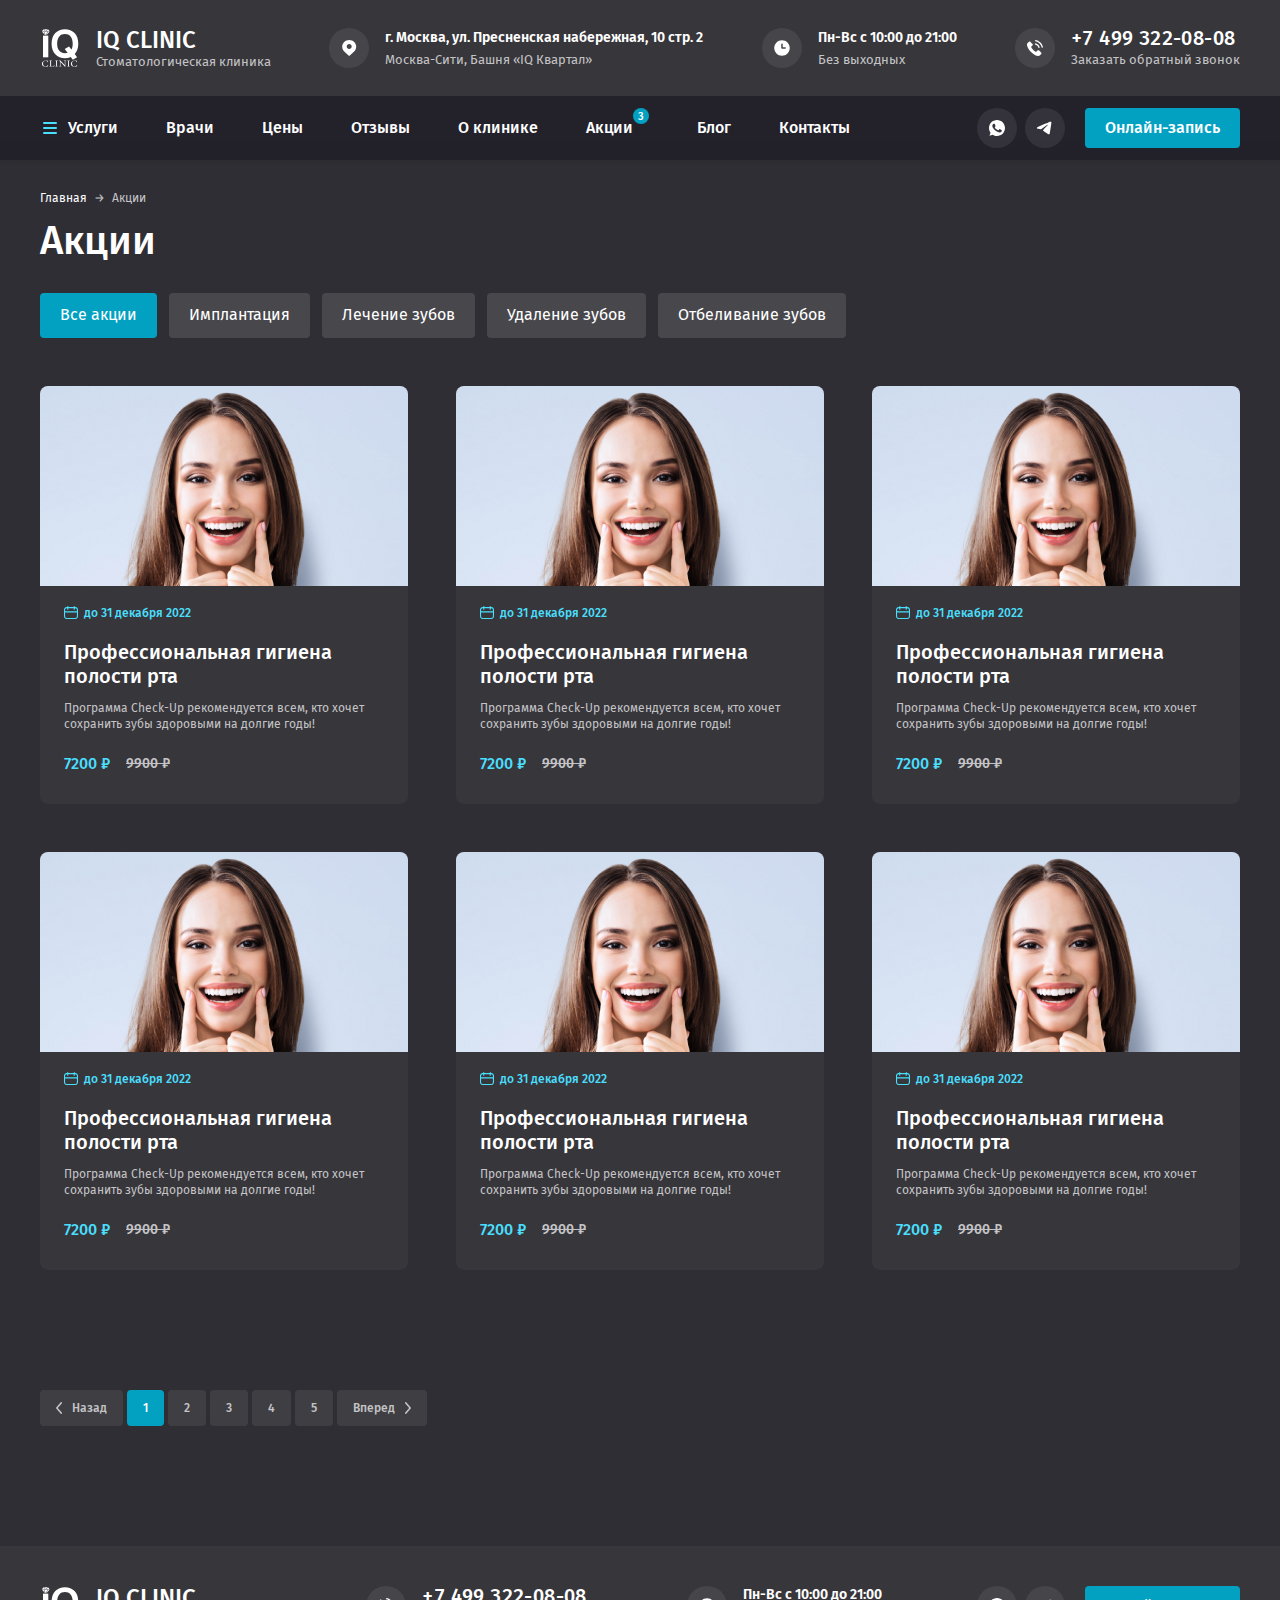
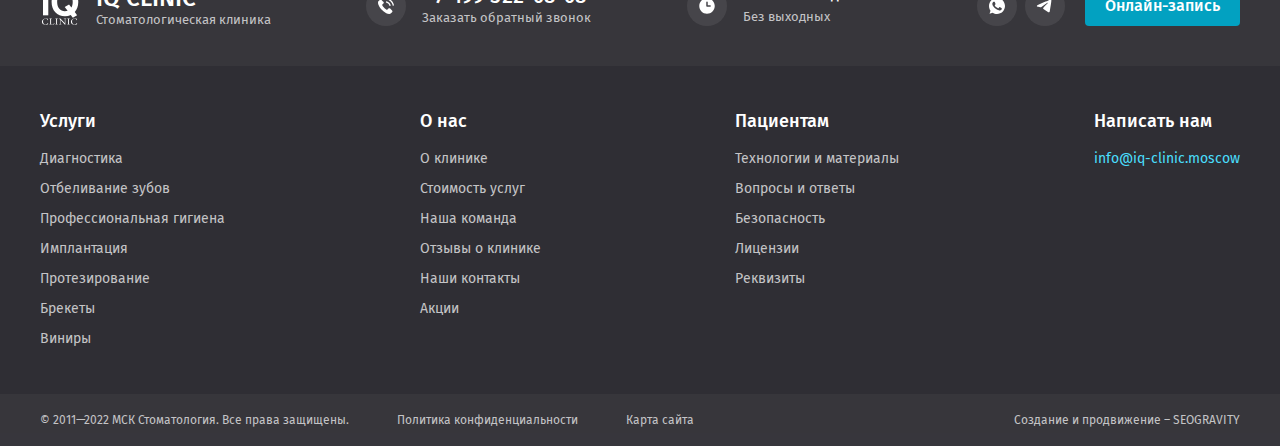
<file: stock.html>
<!DOCTYPE html>
<html lang="ru">
	<head>
		<meta http-equiv="Content-Type" content="text/html; charset=utf-8">

		<!-- Адаптирование страницы для мобильных устройств -->
		<meta name="viewport" content="width=device-width, initial-scale=1, maximum-scale=1">

		<!-- Запрет распознования номера телефона -->
		<meta name="format-detection" content="telephone=no">
		<meta name="SKYPE_TOOLBAR" content ="SKYPE_TOOLBAR_PARSER_COMPATIBLE">

		<!-- Заголовок страницы -->
		<title>Заголовок страницы</title>

		<!-- Данное значение часто используют(использовали) поисковые системы -->
		<meta name="description" content="">
		<meta name="keywords" content="">

		<!-- Изменение цвета панели моб. браузера -->
		<meta name="msapplication-TileColor" content="#2F2E34">
		<meta name="theme-color" content="#2F2E34">

		<!-- Подключение шрифтов с гугла -->
		<link rel="preconnect" href="https://fonts.googleapis.com">
		<link rel="preconnect" href="https://fonts.gstatic.com" crossorigin>
		<link href="https://fonts.googleapis.com/css2?family=Fira+Sans:ital,wght@0,300;0,400;0,500;0,600;0,700;0,800;0,900;1,300;1,400;1,500;1,600;1,700;1,800;1,900&display=swap" rel="stylesheet">

		<!-- Подключение файлов стилей -->
		<link rel="stylesheet" href="css/swiper-bundle.min.css" async>
		<link rel="stylesheet" href="css/swiper.css" async>
		<link rel="stylesheet" href="css/fancybox.css" async>
		<link rel="stylesheet" href="css/styles.css" async>

		<link rel="stylesheet" href="css/response_1247.css" media="print, (max-width: 1247px)" async>
		<link rel="stylesheet" href="css/response_1023.css" media="print, (max-width: 1023px)" async>
		<link rel="stylesheet" href="css/response_767.css" media="print, (max-width: 767px)" async>
		<link rel="stylesheet" href="css/response_479.css" media="(max-width: 479px)" async>
	</head>

	<body>
		<div class="wrap">
			<div class="main">
				<header>
					<div class="scroll">
						<div class="info">
							<div class="cont row">
								<a href="/" class="logo">
									<img src="images/logo.svg" alt="">

									<div>
										<div class="name">IQ CLINIC</div>
										<div class="desc">Стоматологическая клиника</div>
									</div>
								</a>

								<div class="location">
									<div class="icon">
										<svg><use xlink:href="images/sprite.svg#ic_location"></use></svg>
									</div>

									<div>
										<div class="address">г. Москва, ул. Пресненская набережная, 10 стр. 2</div>
										<div class="exp">Москва-Сити, Башня «IQ Квартал»</div>
									</div>
								</div>

								<div class="time">
									<div class="icon">
										<svg><use xlink:href="images/sprite.svg#ic_time"></use></svg>
									</div>

									<div>
										<div>Пн-Вс с 10:00 до 21:00</div>
										<div class="exp">Без выходных</div>
									</div>
								</div>

								<div class="phone">
									<div class="icon">
										<svg><use xlink:href="images/sprite.svg#ic_phone"></use></svg>
									</div>

									<div>
										<div><a href="tel:+74993220808">+7 499 322-08-08</a></div>

										<div><button class="callback_btn modal_btn" data-modal="#callback_modal">Заказать обратный звонок</button></div>
									</div>
								</div>
							</div>
						</div>


						<div class="bottom">
							<div class="cont row">
								<div class="categories modal_cont">
									<button class="btn mini_modal_btn" data-modal-id="#categories_modal">
										<svg class="icon"><use xlink:href="images/sprite.svg#ic_menu"></use></svg>
										<span>Услуги</span>
									</button>

									<div class="mini_modal tabs_container" id="categories_modal">
										<div class="cont row">
											<div class="tabs">
												<button data-content="#categories_tab1" data-level="level1" class="active">Диагностика</button>

												<button data-content="#categories_tab2" data-level="level1">Профессиональная гигиена</button>

												<button data-content="#categories_tab3" data-level="level1">Лечение зубов</button>

												<button data-content="#categories_tab4" data-level="level1">Отбеливание зубов</button>

												<button data-content="#categories_tab5" data-level="level1">Исправление прикуса</button>

												<button data-content="#categories_tab6" data-level="level1">Брекеты</button>

												<button data-content="#categories_tab7" data-level="level1">Элайнеры</button>

												<button data-content="#categories_tab8" data-level="level1">Имплантация зубов</button>

												<button data-content="#categories_tab9" data-level="level1">Удаление зубов</button>

												<button data-content="#categories_tab10" data-level="level1">Протезирование зубов</button>

												<button data-content="#categories_tab11" data-level="level1">Виниры</button>

												<button data-content="#categories_tab12" data-level="level1">Реставрация зубов</button>
											</div>


											<div class="col_main">
												<div class="tab_content level1 active" id="categories_tab1">
													<div class="row">
														<div class="category">
															<div class="title">
																<a href="/">Имплантация зубов</a>
															</div>

															<div class="item">
																<div class="main">
																	<a href="/">Виды имплантации</a>
																</div>

																<div class="sub">
																	<div><a href="/">Одномоментная имплантация</a></div>
																	<div><a href="/">Одноэтапная имплантация</a></div>
																	<div><a href="/">Двухэтапная имплантация зубов</a></div>
																	<div><a href="/">Полная имплантация зубов</a></div>
																	<div><a href="/">Все зубы на 4х имплантах</a></div>
																</div>
															</div>

															<div class="item">
																<div class="main">
																	<a href="/">При недостатке кости или десны</a>
																</div>

																<div class="sub">
																	<div><a href="/">Костная пластика</a></div>
																	<div><a href="/">Синус-лифтинг</a></div>
																	<div><a href="/">Наращивание десны</a></div>
																</div>
															</div>
														</div>

														<div class="category">
															<div class="title">
																<a href="/">Имплантация «под ключ»</a>
															</div>

															<div class="item">
																<div class="main">
																	<a href="/">Система имплантации</a>
																</div>

																<div class="sub">
																	<div><a href="/">Dentium (Южная Корея)</a></div>
																	<div><a href="/">Nobel (США)</a></div>
																	<div><a href="/">Astra Tech (Швеция)</a></div>
																</div>
															</div>
														</div>
													</div>
												</div>


												<div class="tab_content level1" id="categories_tab2">
													<div class="row">
														<div class="category">
															<div class="title">
																<a href="/">Имплантация зубов</a>
															</div>

															<div class="item">
																<div class="main">
																	<a href="/">Виды имплантации</a>
																</div>

																<div class="sub">
																	<div><a href="/">Одномоментная имплантация</a></div>
																	<div><a href="/">Одноэтапная имплантация</a></div>
																	<div><a href="/">Двухэтапная имплантация зубов</a></div>
																	<div><a href="/">Полная имплантация зубов</a></div>
																	<div><a href="/">Все зубы на 4х имплантах</a></div>
																</div>
															</div>

															<div class="item">
																<div class="main">
																	<a href="/">При недостатке кости или десны</a>
																</div>

																<div class="sub">
																	<div><a href="/">Костная пластика</a></div>
																	<div><a href="/">Синус-лифтинг</a></div>
																	<div><a href="/">Наращивание десны</a></div>
																</div>
															</div>
														</div>

														<div class="category">
															<div class="title">
																<a href="/">Имплантация «под ключ»</a>
															</div>

															<div class="item">
																<div class="main">
																	<a href="/">Система имплантации</a>
																</div>

																<div class="sub">
																	<div><a href="/">Dentium (Южная Корея)</a></div>
																	<div><a href="/">Nobel (США)</a></div>
																	<div><a href="/">Astra Tech (Швеция)</a></div>
																</div>
															</div>
														</div>
													</div>
												</div>


												<div class="tab_content level1" id="categories_tab3">
													<div class="row">
														<div class="category">
															<div class="title">
																<a href="/">Имплантация зубов</a>
															</div>

															<div class="item">
																<div class="main">
																	<a href="/">Виды имплантации</a>
																</div>

																<div class="sub">
																	<div><a href="/">Одномоментная имплантация</a></div>
																	<div><a href="/">Одноэтапная имплантация</a></div>
																	<div><a href="/">Двухэтапная имплантация зубов</a></div>
																	<div><a href="/">Полная имплантация зубов</a></div>
																	<div><a href="/">Все зубы на 4х имплантах</a></div>
																</div>
															</div>

															<div class="item">
																<div class="main">
																	<a href="/">При недостатке кости или десны</a>
																</div>

																<div class="sub">
																	<div><a href="/">Костная пластика</a></div>
																	<div><a href="/">Синус-лифтинг</a></div>
																	<div><a href="/">Наращивание десны</a></div>
																</div>
															</div>
														</div>

														<div class="category">
															<div class="title">
																<a href="/">Имплантация «под ключ»</a>
															</div>

															<div class="item">
																<div class="main">
																	<a href="/">Система имплантации</a>
																</div>

																<div class="sub">
																	<div><a href="/">Dentium (Южная Корея)</a></div>
																	<div><a href="/">Nobel (США)</a></div>
																	<div><a href="/">Astra Tech (Швеция)</a></div>
																</div>
															</div>
														</div>
													</div>
												</div>


												<div class="tab_content level1" id="categories_tab4">
													<div class="row">
														<div class="category">
															<div class="title">
																<a href="/">Имплантация зубов</a>
															</div>

															<div class="item">
																<div class="main">
																	<a href="/">Виды имплантации</a>
																</div>

																<div class="sub">
																	<div><a href="/">Одномоментная имплантация</a></div>
																	<div><a href="/">Одноэтапная имплантация</a></div>
																	<div><a href="/">Двухэтапная имплантация зубов</a></div>
																	<div><a href="/">Полная имплантация зубов</a></div>
																	<div><a href="/">Все зубы на 4х имплантах</a></div>
																</div>
															</div>

															<div class="item">
																<div class="main">
																	<a href="/">При недостатке кости или десны</a>
																</div>

																<div class="sub">
																	<div><a href="/">Костная пластика</a></div>
																	<div><a href="/">Синус-лифтинг</a></div>
																	<div><a href="/">Наращивание десны</a></div>
																</div>
															</div>
														</div>

														<div class="category">
															<div class="title">
																<a href="/">Имплантация «под ключ»</a>
															</div>

															<div class="item">
																<div class="main">
																	<a href="/">Система имплантации</a>
																</div>

																<div class="sub">
																	<div><a href="/">Dentium (Южная Корея)</a></div>
																	<div><a href="/">Nobel (США)</a></div>
																	<div><a href="/">Astra Tech (Швеция)</a></div>
																</div>
															</div>
														</div>
													</div>
												</div>


												<div class="tab_content level1" id="categories_tab5">
													<div class="row">
														<div class="category">
															<div class="title">
																<a href="/">Имплантация зубов</a>
															</div>

															<div class="item">
																<div class="main">
																	<a href="/">Виды имплантации</a>
																</div>

																<div class="sub">
																	<div><a href="/">Одномоментная имплантация</a></div>
																	<div><a href="/">Одноэтапная имплантация</a></div>
																	<div><a href="/">Двухэтапная имплантация зубов</a></div>
																	<div><a href="/">Полная имплантация зубов</a></div>
																	<div><a href="/">Все зубы на 4х имплантах</a></div>
																</div>
															</div>

															<div class="item">
																<div class="main">
																	<a href="/">При недостатке кости или десны</a>
																</div>

																<div class="sub">
																	<div><a href="/">Костная пластика</a></div>
																	<div><a href="/">Синус-лифтинг</a></div>
																	<div><a href="/">Наращивание десны</a></div>
																</div>
															</div>
														</div>

														<div class="category">
															<div class="title">
																<a href="/">Имплантация «под ключ»</a>
															</div>

															<div class="item">
																<div class="main">
																	<a href="/">Система имплантации</a>
																</div>

																<div class="sub">
																	<div><a href="/">Dentium (Южная Корея)</a></div>
																	<div><a href="/">Nobel (США)</a></div>
																	<div><a href="/">Astra Tech (Швеция)</a></div>
																</div>
															</div>
														</div>
													</div>
												</div>


												<div class="tab_content level1" id="categories_tab6">
													<div class="row">
														<div class="category">
															<div class="title">
																<a href="/">Имплантация зубов</a>
															</div>

															<div class="item">
																<div class="main">
																	<a href="/">Виды имплантации</a>
																</div>

																<div class="sub">
																	<div><a href="/">Одномоментная имплантация</a></div>
																	<div><a href="/">Одноэтапная имплантация</a></div>
																	<div><a href="/">Двухэтапная имплантация зубов</a></div>
																	<div><a href="/">Полная имплантация зубов</a></div>
																	<div><a href="/">Все зубы на 4х имплантах</a></div>
																</div>
															</div>

															<div class="item">
																<div class="main">
																	<a href="/">При недостатке кости или десны</a>
																</div>

																<div class="sub">
																	<div><a href="/">Костная пластика</a></div>
																	<div><a href="/">Синус-лифтинг</a></div>
																	<div><a href="/">Наращивание десны</a></div>
																</div>
															</div>
														</div>

														<div class="category">
															<div class="title">
																<a href="/">Имплантация «под ключ»</a>
															</div>

															<div class="item">
																<div class="main">
																	<a href="/">Система имплантации</a>
																</div>

																<div class="sub">
																	<div><a href="/">Dentium (Южная Корея)</a></div>
																	<div><a href="/">Nobel (США)</a></div>
																	<div><a href="/">Astra Tech (Швеция)</a></div>
																</div>
															</div>
														</div>
													</div>
												</div>


												<div class="tab_content level1" id="categories_tab7">
													<div class="row">
														<div class="category">
															<div class="title">
																<a href="/">Имплантация зубов</a>
															</div>

															<div class="item">
																<div class="main">
																	<a href="/">Виды имплантации</a>
																</div>

																<div class="sub">
																	<div><a href="/">Одномоментная имплантация</a></div>
																	<div><a href="/">Одноэтапная имплантация</a></div>
																	<div><a href="/">Двухэтапная имплантация зубов</a></div>
																	<div><a href="/">Полная имплантация зубов</a></div>
																	<div><a href="/">Все зубы на 4х имплантах</a></div>
																</div>
															</div>

															<div class="item">
																<div class="main">
																	<a href="/">При недостатке кости или десны</a>
																</div>

																<div class="sub">
																	<div><a href="/">Костная пластика</a></div>
																	<div><a href="/">Синус-лифтинг</a></div>
																	<div><a href="/">Наращивание десны</a></div>
																</div>
															</div>
														</div>

														<div class="category">
															<div class="title">
																<a href="/">Имплантация «под ключ»</a>
															</div>

															<div class="item">
																<div class="main">
																	<a href="/">Система имплантации</a>
																</div>

																<div class="sub">
																	<div><a href="/">Dentium (Южная Корея)</a></div>
																	<div><a href="/">Nobel (США)</a></div>
																	<div><a href="/">Astra Tech (Швеция)</a></div>
																</div>
															</div>
														</div>
													</div>
												</div>


												<div class="tab_content level1" id="categories_tab8">
													<div class="row">
														<div class="category">
															<div class="title">
																<a href="/">Имплантация зубов</a>
															</div>

															<div class="item">
																<div class="main">
																	<a href="/">Виды имплантации</a>
																</div>

																<div class="sub">
																	<div><a href="/">Одномоментная имплантация</a></div>
																	<div><a href="/">Одноэтапная имплантация</a></div>
																	<div><a href="/">Двухэтапная имплантация зубов</a></div>
																	<div><a href="/">Полная имплантация зубов</a></div>
																	<div><a href="/">Все зубы на 4х имплантах</a></div>
																</div>
															</div>

															<div class="item">
																<div class="main">
																	<a href="/">При недостатке кости или десны</a>
																</div>

																<div class="sub">
																	<div><a href="/">Костная пластика</a></div>
																	<div><a href="/">Синус-лифтинг</a></div>
																	<div><a href="/">Наращивание десны</a></div>
																</div>
															</div>
														</div>

														<div class="category">
															<div class="title">
																<a href="/">Имплантация «под ключ»</a>
															</div>

															<div class="item">
																<div class="main">
																	<a href="/">Система имплантации</a>
																</div>

																<div class="sub">
																	<div><a href="/">Dentium (Южная Корея)</a></div>
																	<div><a href="/">Nobel (США)</a></div>
																	<div><a href="/">Astra Tech (Швеция)</a></div>
																</div>
															</div>
														</div>
													</div>
												</div>


												<div class="tab_content level1" id="categories_tab9">
													<div class="row">
														<div class="category">
															<div class="title">
																<a href="/">Имплантация зубов</a>
															</div>

															<div class="item">
																<div class="main">
																	<a href="/">Виды имплантации</a>
																</div>

																<div class="sub">
																	<div><a href="/">Одномоментная имплантация</a></div>
																	<div><a href="/">Одноэтапная имплантация</a></div>
																	<div><a href="/">Двухэтапная имплантация зубов</a></div>
																	<div><a href="/">Полная имплантация зубов</a></div>
																	<div><a href="/">Все зубы на 4х имплантах</a></div>
																</div>
															</div>

															<div class="item">
																<div class="main">
																	<a href="/">При недостатке кости или десны</a>
																</div>

																<div class="sub">
																	<div><a href="/">Костная пластика</a></div>
																	<div><a href="/">Синус-лифтинг</a></div>
																	<div><a href="/">Наращивание десны</a></div>
																</div>
															</div>
														</div>

														<div class="category">
															<div class="title">
																<a href="/">Имплантация «под ключ»</a>
															</div>

															<div class="item">
																<div class="main">
																	<a href="/">Система имплантации</a>
																</div>

																<div class="sub">
																	<div><a href="/">Dentium (Южная Корея)</a></div>
																	<div><a href="/">Nobel (США)</a></div>
																	<div><a href="/">Astra Tech (Швеция)</a></div>
																</div>
															</div>
														</div>
													</div>
												</div>


												<div class="tab_content level1" id="categories_tab10">
													<div class="row">
														<div class="category">
															<div class="title">
																<a href="/">Имплантация зубов</a>
															</div>

															<div class="item">
																<div class="main">
																	<a href="/">Виды имплантации</a>
																</div>

																<div class="sub">
																	<div><a href="/">Одномоментная имплантация</a></div>
																	<div><a href="/">Одноэтапная имплантация</a></div>
																	<div><a href="/">Двухэтапная имплантация зубов</a></div>
																	<div><a href="/">Полная имплантация зубов</a></div>
																	<div><a href="/">Все зубы на 4х имплантах</a></div>
																</div>
															</div>

															<div class="item">
																<div class="main">
																	<a href="/">При недостатке кости или десны</a>
																</div>

																<div class="sub">
																	<div><a href="/">Костная пластика</a></div>
																	<div><a href="/">Синус-лифтинг</a></div>
																	<div><a href="/">Наращивание десны</a></div>
																</div>
															</div>
														</div>

														<div class="category">
															<div class="title">
																<a href="/">Имплантация «под ключ»</a>
															</div>

															<div class="item">
																<div class="main">
																	<a href="/">Система имплантации</a>
																</div>

																<div class="sub">
																	<div><a href="/">Dentium (Южная Корея)</a></div>
																	<div><a href="/">Nobel (США)</a></div>
																	<div><a href="/">Astra Tech (Швеция)</a></div>
																</div>
															</div>
														</div>
													</div>
												</div>


												<div class="tab_content level1" id="categories_tab11">
													<div class="row">
														<div class="category">
															<div class="title">
																<a href="/">Имплантация зубов</a>
															</div>

															<div class="item">
																<div class="main">
																	<a href="/">Виды имплантации</a>
																</div>

																<div class="sub">
																	<div><a href="/">Одномоментная имплантация</a></div>
																	<div><a href="/">Одноэтапная имплантация</a></div>
																	<div><a href="/">Двухэтапная имплантация зубов</a></div>
																	<div><a href="/">Полная имплантация зубов</a></div>
																	<div><a href="/">Все зубы на 4х имплантах</a></div>
																</div>
															</div>

															<div class="item">
																<div class="main">
																	<a href="/">При недостатке кости или десны</a>
																</div>

																<div class="sub">
																	<div><a href="/">Костная пластика</a></div>
																	<div><a href="/">Синус-лифтинг</a></div>
																	<div><a href="/">Наращивание десны</a></div>
																</div>
															</div>
														</div>

														<div class="category">
															<div class="title">
																<a href="/">Имплантация «под ключ»</a>
															</div>

															<div class="item">
																<div class="main">
																	<a href="/">Система имплантации</a>
																</div>

																<div class="sub">
																	<div><a href="/">Dentium (Южная Корея)</a></div>
																	<div><a href="/">Nobel (США)</a></div>
																	<div><a href="/">Astra Tech (Швеция)</a></div>
																</div>
															</div>
														</div>
													</div>
												</div>


												<div class="tab_content level1" id="categories_tab12">
													<div class="row">
														<div class="category">
															<div class="title">
																<a href="/">Имплантация зубов</a>
															</div>

															<div class="item">
																<div class="main">
																	<a href="/">Виды имплантации</a>
																</div>

																<div class="sub">
																	<div><a href="/">Одномоментная имплантация</a></div>
																	<div><a href="/">Одноэтапная имплантация</a></div>
																	<div><a href="/">Двухэтапная имплантация зубов</a></div>
																	<div><a href="/">Полная имплантация зубов</a></div>
																	<div><a href="/">Все зубы на 4х имплантах</a></div>
																</div>
															</div>

															<div class="item">
																<div class="main">
																	<a href="/">При недостатке кости или десны</a>
																</div>

																<div class="sub">
																	<div><a href="/">Костная пластика</a></div>
																	<div><a href="/">Синус-лифтинг</a></div>
																	<div><a href="/">Наращивание десны</a></div>
																</div>
															</div>
														</div>

														<div class="category">
															<div class="title">
																<a href="/">Имплантация «под ключ»</a>
															</div>

															<div class="item">
																<div class="main">
																	<a href="/">Система имплантации</a>
																</div>

																<div class="sub">
																	<div><a href="/">Dentium (Южная Корея)</a></div>
																	<div><a href="/">Nobel (США)</a></div>
																	<div><a href="/">Astra Tech (Швеция)</a></div>
																</div>
															</div>
														</div>
													</div>
												</div>

												<div class="consult_form">
													<div class="title">Получите бесплатную консультацию</div>

													<div class="desc">Мы ответим на все ваши вопросы об услугах и врачах нашей клиники</div>

													<form action="" class="form">
														<div class="line">
															<div class="field">
																<input type="tel" name="" value="" class="input" placeholder="+7 (___) ___ - __ - __">
															</div>
														</div>

														<div class="submit">
															<button type="submit" class="submit_btn">Онлайн-запись</button>
														</div>

														<div class="agree">Я подтверждаю согласие на обработку моих персональных данных (закон №152-ФЗ «О персональных данных») и соглашаюсь с политикой конфиденциальности</div>
													</form>

													<div class="or_call">
														<div>Или позвоните нам –</div>
														<div><a href="tel:+74993220808">+7 499 322-08-08</a></div>
													</div>
												</div>
											</div>
										</div>
									</div>
								</div>

								<nav class="menu row">
									<div class="menu_item mob_menu_item">
										<a href="/">Услуги</a>
									</div>

									<div class="menu_item">
										<a href="/">Врачи</a>
									</div>

									<div class="menu_item">
										<a href="/">Цены</a>
									</div>

									<div class="menu_item">
										<a href="/">Отзывы</a>
									</div>

									<div class="menu_item">
										<a href="/">О клинике</a>
									</div>

									<div class="menu_item">
										<a href="/">Акции<sup>3</sup></a>
									</div>

									<div class="menu_item">
										<a href="/">Блог</a>
									</div>

									<div class="menu_item">
										<a href="/">Контакты</a>
									</div>
								</nav>

								<div class="messengers">
									<a href="/" target="_blank" rel="noopener nofollow" class="whatsapp_link">
										<svg class="icon"><use xlink:href="images/sprite.svg#ic_whatsapp"></use></svg>
									</a>

									<a href="/" target="_blank" rel="noopener nofollow" class="telegram_link">
										<svg class="icon"><use xlink:href="images/sprite.svg#ic_telegram"></use></svg>
									</a>
								</div>

								<button class="order_btn modal_btn" data-modal="#order_modal">Онлайн-запись</button>
							</div>
						</div>
					</div>
				</header>


				<section class="mob_header">
					<div class="cont row">
						<a href="/" class="logo">
							<img src="images/logo.svg" alt="">

							<div>
								<div class="name">IQ CLINIC</div>
								<div class="desc">Стоматологическая клиника</div>
							</div>
						</a>

						<a href="tel:+74993220808" class="phone">
							<svg class="icon"><use xlink:href="images/sprite.svg#ic_phone"></use></svg>
						</a>

						<button class="mob_menu_btn">
							<svg class="icon"><use xlink:href="images/sprite.svg#ic_menu"></use></svg>
							<svg class="icon"><use xlink:href="images/sprite.svg#ic_close"></use></svg>
						</button>
					</div>
				</section>


				<section class="page_head">
					<div class="cont">
						<div class="breadcrumbs">
							<a href="/">Главная</a> <span class="sep">→</span>
							<span class="current">Акции</span>
						</div>

						<h1 class="page_title">Акции</h1>
					</div>
				</section>


				<section class="stock block">
					<div class="cont">
						<div class="categories">
							<div class="row">
								<div><a class="active">Все акции</a></div>
								<div><a href="/">Имплантация</a></div>
								<div><a href="/">Лечение зубов</a></div>
								<div><a href="/">Удаление зубов</a></div>
								<div><a href="/">Отбеливание зубов</a></div>
							</div>
						</div>

						<div class="grid row">
							<div class="item">
								<div class="thumb">
									<img data-src="images/tmp/stock_thumb.jpg" alt="" class="lazyload">
								</div>

								<div class="info">
									<div class="date">
										<svg class="icon"><use xlink:href="images/sprite.svg#ic_calendar"></use></svg>
										<span>до 31 декабря 2022</span>
									</div>

									<div class="name">
										<a href="/">Профессиональная гигиена полости рта</a>
									</div>

									<div class="desc">Программа Check-Up рекомендуется всем, кто хочет сохранить зубы здоровыми на долгие годы!</div>

									<div class="price">
										<span>7200 ₽</span>
										<span class="old">9900 ₽</span>
									</div>
								</div>
							</div>

							<div class="item">
								<div class="thumb">
									<img data-src="images/tmp/stock_thumb.jpg" alt="" class="lazyload">
								</div>

								<div class="info">
									<div class="date">
										<svg class="icon"><use xlink:href="images/sprite.svg#ic_calendar"></use></svg>
										<span>до 31 декабря 2022</span>
									</div>

									<div class="name">
										<a href="/">Профессиональная гигиена полости рта</a>
									</div>

									<div class="desc">Программа Check-Up рекомендуется всем, кто хочет сохранить зубы здоровыми на долгие годы!</div>

									<div class="price">
										<span>7200 ₽</span>
										<span class="old">9900 ₽</span>
									</div>
								</div>
							</div>

							<div class="item">
								<div class="thumb">
									<img data-src="images/tmp/stock_thumb.jpg" alt="" class="lazyload">
								</div>

								<div class="info">
									<div class="date">
										<svg class="icon"><use xlink:href="images/sprite.svg#ic_calendar"></use></svg>
										<span>до 31 декабря 2022</span>
									</div>

									<div class="name">
										<a href="/">Профессиональная гигиена полости рта</a>
									</div>

									<div class="desc">Программа Check-Up рекомендуется всем, кто хочет сохранить зубы здоровыми на долгие годы!</div>

									<div class="price">
										<span>7200 ₽</span>
										<span class="old">9900 ₽</span>
									</div>
								</div>
							</div>

							<div class="item">
								<div class="thumb">
									<img data-src="images/tmp/stock_thumb.jpg" alt="" class="lazyload">
								</div>

								<div class="info">
									<div class="date">
										<svg class="icon"><use xlink:href="images/sprite.svg#ic_calendar"></use></svg>
										<span>до 31 декабря 2022</span>
									</div>

									<div class="name">
										<a href="/">Профессиональная гигиена полости рта</a>
									</div>

									<div class="desc">Программа Check-Up рекомендуется всем, кто хочет сохранить зубы здоровыми на долгие годы!</div>

									<div class="price">
										<span>7200 ₽</span>
										<span class="old">9900 ₽</span>
									</div>
								</div>
							</div>

							<div class="item">
								<div class="thumb">
									<img data-src="images/tmp/stock_thumb.jpg" alt="" class="lazyload">
								</div>

								<div class="info">
									<div class="date">
										<svg class="icon"><use xlink:href="images/sprite.svg#ic_calendar"></use></svg>
										<span>до 31 декабря 2022</span>
									</div>

									<div class="name">
										<a href="/">Профессиональная гигиена полости рта</a>
									</div>

									<div class="desc">Программа Check-Up рекомендуется всем, кто хочет сохранить зубы здоровыми на долгие годы!</div>

									<div class="price">
										<span>7200 ₽</span>
										<span class="old">9900 ₽</span>
									</div>
								</div>
							</div>

							<div class="item">
								<div class="thumb">
									<img data-src="images/tmp/stock_thumb.jpg" alt="" class="lazyload">
								</div>

								<div class="info">
									<div class="date">
										<svg class="icon"><use xlink:href="images/sprite.svg#ic_calendar"></use></svg>
										<span>до 31 декабря 2022</span>
									</div>

									<div class="name">
										<a href="/">Профессиональная гигиена полости рта</a>
									</div>

									<div class="desc">Программа Check-Up рекомендуется всем, кто хочет сохранить зубы здоровыми на долгие годы!</div>

									<div class="price">
										<span>7200 ₽</span>
										<span class="old">9900 ₽</span>
									</div>
								</div>
							</div>
						</div>

						<div class="pagination">
							<a href="/" class="prev">
								<svg class="icon"><use xlink:href="images/sprite.svg#ic_arr_hor"></use></svg>
								<span>Назад</span>
							</a>

							<a class="active">1</a>
							<a href="/">2</a>
							<a href="/">3</a>
							<a href="/">4</a>
							<a href="/">5</a>

							<a href="/" class="next">
								<span>Вперед</span>
								<svg class="icon"><use xlink:href="images/sprite.svg#ic_arr_hor"></use></svg>
							</a>
						</div>
					</div>
				</section>
			</div>


			<footer>
				<div class="top">
					<div class="cont row">
						<div class="logo">
							<img src="images/logo.svg" alt="">

							<div>
								<div class="name">IQ CLINIC</div>
								<div class="desc">Стоматологическая клиника</div>
							</div>
						</div>

						<div class="phone">
							<div class="icon">
								<svg><use xlink:href="images/sprite.svg#ic_phone"></use></svg>
							</div>

							<div>
								<div><a href="tel:+74993220808">+7 499 322-08-08</a></div>

								<div><button class="callback_btn modal_btn" data-modal="#callback_modal">Заказать обратный звонок</button></div>
							</div>
						</div>

						<div class="time">
							<div class="icon">
								<svg><use xlink:href="images/sprite.svg#ic_time"></use></svg>
							</div>

							<div>
								<div>Пн-Вс с 10:00 до 21:00</div>
								<div class="exp">Без выходных</div>
							</div>
						</div>

						<div class="contacts">
							<div class="messengers">
								<a href="/" target="_blank" rel="noopener nofollow" class="whatsapp_link">
									<svg class="icon"><use xlink:href="images/sprite.svg#ic_whatsapp"></use></svg>
								</a>

								<a href="/" target="_blank" rel="noopener nofollow" class="telegram_link">
									<svg class="icon"><use xlink:href="images/sprite.svg#ic_telegram"></use></svg>
								</a>
							</div>

							<button class="order_btn modal_btn" data-modal="#order_modal">Онлайн-запись</button>
						</div>
					</div>
				</div>


				<div class="info">
					<div class="cont row">
						<div class="menu">
							<div class="title">Услуги</div>

							<div class="items">
								<div><a href="/">Диагностика</a></div>
								<div><a href="/">Отбеливание зубов</a></div>
								<div><a href="/">Профессиональная гигиена</a></div>
								<div><a href="/">Имплантация</a></div>
								<div><a href="/">Протезирование</a></div>
								<div><a href="/">Брекеты</a></div>
								<div><a href="/">Виниры</a></div>
							</div>
						</div>

						<div class="menu">
							<div class="title">О нас</div>

							<div class="items">
								<div><a href="/">О клинике</a></div>
								<div><a href="/">Стоимость услуг</a></div>
								<div><a href="/">Наша команда</a></div>
								<div><a href="/">Отзывы о клинике</a></div>
								<div><a href="/">Наши контакты</a></div>
								<div><a href="/">Акции</a></div>
							</div>
						</div>

						<div class="menu">
							<div class="title">Пациентам</div>

							<div class="items">
								<div><a href="/">Технологии и материалы</a></div>
								<div><a href="/">Вопросы и ответы</a></div>
								<div><a href="/">Безопасность</a></div>
								<div><a href="/">Лицензии</a></div>
								<div><a href="/">Реквизиты</a></div>
							</div>
						</div>

						<div class="email">
							<div class="title">Написать нам</div>

							<div class="val">
								<a href="mailto:info@iq-clinic.moscow">info@iq-clinic.moscow</a>
							</div>
						</div>
					</div>
				</div>

				<div class="bottom">
					<div class="cont row">
						<div class="copyright">&copy; 2011—2022 МСК Стоматология. Все права защищены.</div>

						<div class="links">
							<div><a href="/">Политика конфиденциальности</a></div>
							<div><a href="/">Карта сайта</a></div>
						</div>

						<div class="creator">
							<a href="/" rel="noopener" target="_blank">Создание и продвижение – SEOGRAVITY</a>
						</div>
					</div>
				</div>
			</footer>


			<div class="buttonUp">
				<button class="btn">
					<svg class="icon"><use xlink:href="images/sprite.svg#ic_buttonUp"></use></svg>
				</button>
			</div>

			<div class="overlay"></div>
		</div>


		<div class="supports_error">
			Ваш браузер устарел рекомендуем обновить его до последней версии<br> или использовать другой более современный.
		</div>


		<section class="modal" id="order_modal">
			<div class="modal_title">Запишитесь на консультацию<br> bили приём к врачу</div>

			<form action="" class="form">
				<div class="columns row">
					<div class="line">
						<div class="label">Ваше имя<span class="required">*</span></div>

						<div class="field">
							<input type="text" name="" value="" class="input" placeholder="Имя">
						</div>
					</div>

					<div class="line">
						<div class="label">Номер телефона<span class="required">*</span></div>

						<div class="field">
							<input type="tel" name="" value="" class="input" placeholder="+7 (___) ___ - __ - __">
						</div>
					</div>

					<div class="line">
						<div class="label">Желаемая дата</div>

						<div class="field">
							<svg class="icon"><use xlink:href="images/sprite.svg#ic_calendar2"></use></svg>
							<input type="text" name="" value="" class="input" placeholder="дд.мм.гггг">
						</div>
					</div>

					<div class="line">
						<div class="label">E-mail</div>

						<div class="field">
							<input type="email" name="" value="" class="input" placeholder="E-mail">
						</div>
					</div>
				</div>

				<div class="line">
					<div class="label">Комментарий</div>

					<div class="field">
						<textarea name="" placeholder="Комментарий"></textarea>
					</div>
				</div>

				<div class="submit">
					<button type="submit" class="submit_btn">Записаться</button>
				</div>

				<div class="agree">Я подтверждаю согласие на обработку моих персональных данных (закон №152-ФЗ «О персональных данных») и соглашаюсь с политикой конфиденциальности</div>
			</form>
		</section>


		<section class="modal success" id="success_modal">
			<div class="modal_title">Спасибо, ваша заявка принята!</div>

			<div class="modal_desc">Наш менеджер свяжется с вами в ближайшее время для обсуждения деталей</div>

			<button class="close_btn">Хорошо</button>
		</section>


		<!-- Подключение javascript файлов -->
		<script src="js/jquery-3.5.0.min.js"></script>
		<script src="js/swiper-bundle.min.js"></script>
		<script src="js/inputmask.min.js"></script>
		<script src="js/fancybox.min.js"></script>
		<script src="js/hc-sticky.js"></script>
		<script src="js/functions.js"></script>
		<script src="js/scripts.js"></script>
	</body>
</html>
</file>
<file: css/styles.css>
/* For old browsers */
@supports (not(--css: variables))
{
    .supports_error
    {
        display: flex !important;
    }
}

/* For IE */
@media screen and (-ms-high-contrast: active),
(-ms-high-contrast: none)
{
    .supports_error
    {
        display: flex !important;
    }
}



/*------------------
    Reset styles
------------------*/
*
{
    box-sizing: border-box;
    margin: 0;
    padding: 0;

    scroll-margin-top: 88px;
}

*:before,
*:after
{
    box-sizing: border-box;
}

html
{
    -webkit-font-smoothing: antialiased;
    -moz-osx-font-smoothing: grayscale;
        -ms-text-size-adjust: 100%;
    -webkit-text-size-adjust: 100%;
}

body
{
    margin: 0;

    overscroll-behavior: none;
    -webkit-tap-highlight-color: transparent;
    -webkit-overflow-scrolling: touch;
    text-rendering: optimizeLegibility;
    text-decoration-skip: objects;
}

img
{
    border-style: none;
}

textarea
{
    overflow: auto;
}

input,
textarea,
input:active,
textarea:active,
button
{
    margin: 0;

    -webkit-border-radius: 0;
            border-radius: 0;
         outline: none transparent !important;
    box-shadow: none;

    -webkit-appearance: none;
            appearance: none;
    -moz-outline: none !important;
}

input::-webkit-outer-spin-button,
input::-webkit-inner-spin-button
{
    margin: 0;

    -webkit-appearance: none;
}

input[type=number]
{
    -moz-appearance: textfield;
}

:focus
{
    outline: 0;
}

:hover,
:active
{
    -webkit-tap-highlight-color: rgba(0, 0, 0, 0);
    -webkit-touch-callout: none;
}


::-ms-clear
{
    display: none;
}



/*-------------------
    Global styles
-------------------*/
:root
{
    --bg: #2f2e34;
    --scroll_width: 17px;
    --text_color: #fff;
    --font_size: 16px;
    --font_size_title: 32px;
    --font_size_title_big: 40px;
    --font_family: 'Fira Sans', 'Arial', sans-serif;
}


::selection
{
    color: #fff;

    background: #02a1c1;
}

::-moz-selection
{
    color: #fff;

    background: #02a1c1;
}


.clear
{
    clear: both;
}

.left
{
    float: left;
}

.right
{
    float: right;
}



html
{
    height: 100%;
    min-height: -moz-available;
    min-height: -webkit-fill-available;
    min-height:         fill-available;
}

html.custom_scroll ::-webkit-scrollbar
{
    width: 10px;
    height: 10px;

    background-color: var(--bg);
}

html.custom_scroll ::-webkit-scrollbar-thumb
{
    background-color: #02a1c1;
}

html.custom_scroll
{
    scrollbar-color: #02a1c1 var(--bg);
    scrollbar-width: thin;
}


body
{
    color: var(--text_color);
    font: var(--font_size) var(--font_family);

    height: 100%;
    min-height: -moz-available;
    min-height: -webkit-fill-available;
    min-height:         fill-available;
}

body.menu_open
{
    position: fixed;
    top: 0;
    left: 0;

    overflow: hidden;

    width: 100%;
    height: 100%;
    min-height: -moz-available;
    min-height: -webkit-fill-available;
    min-height:         fill-available;
}


button
{
    color: inherit;
    font-family: inherit;
    font-size: inherit;
    font-weight: inherit;
    line-height: inherit;

    display: inline-block;

    cursor: pointer;
    vertical-align: top;

    border: none;
    background: none;
}


.wrap
{
    position: relative;
    z-index: 9;

    display: flex;
    overflow: hidden;
    flex-direction: column;

    min-width: 375px;
    min-height: 100%;

    background: var(--bg);
}


.wrap > .main
{
    display: flex;
    flex-direction: column;

    flex: 1 0 auto;
}


.cont
{
    width: 100%;
    max-width: 1248px;
    margin: 0 auto;
    padding: 0 24px;
}


.lazyload,
.swiper-lazy
{
    transition: opacity .5s linear;

    opacity: 0;
}

.lazyload.loaded,
.swiper-lazy-loaded
{
    opacity: 1;
}


.row
{
    display: flex;

    justify-content: flex-start;
    align-items: flex-start;
    align-content: flex-start;
    flex-wrap: wrap;
}



.block
{
    margin-bottom: 120px;
}

.block.bg
{
    padding: 60px 0;

    background: #24232b;
}

.block.min_m
{
    margin-bottom: 60px;
}

.block.no_margin
{
    margin-bottom: 0 !important;
}



.overlay
{
    position: fixed;
    z-index: 100;
    top: 0;
    left: 0;

    display: none;

    width: 100%;
    height: 100%;

    opacity: .65;
    background: #000;
}



.supports_error
{
    font-family: 'Arial', sans-serif;
    font-size: 20px;
    line-height: 30px;

    position: fixed;
    z-index: 1000;
    top: 0;
    left: 0;

    display: none;

    width: 100%;
    height: 100%;
    padding: 20px;

    text-align: center;

    background: #fff;

    justify-content: center;
    align-items: center;
    align-content: center;
    flex-wrap: wrap;
}

.supports_error.show
{
    display: flex;
}



/*--------------
    Fancybox
--------------*/
.fancybox__backdrop
{
    background: rgba(0, 0, 0, .6);
}


.fancybox__slide
{
    padding: 40px;
}


.fancybox__content > .carousel__button.is-close
{
    color: #fff;

    top: 48px;
    right: 48px;

    width: 32px;
    height: 32px;

    border-radius: 50%;
    background: rgba(255, 255, 255, .12);
}

.modal.fancybox__content > .carousel__button.is-close svg
{
    display: block;

    width: 10px;
    height: 10px;

    filter: none;
    stroke: none;
    stroke-width: 0;
}



/*----------------
    Pagination
----------------*/
.pagination
{
    display: flex;

    margin-top: 120px;

    justify-content: flex-start;
    align-items: center;
    align-content: center;
    flex-wrap: wrap;
}

.pagination.center
{
    justify-content: center;
}

.pagination.alignright
{
    justify-content: flex-end;
}


.pagination > * + *
{
    margin-left: 4px;
}

.pagination a
{
    color: #c4c4c6;
    font-size: 12px;
    font-weight: 500;
    line-height: 100%;

    display: inline-block;

    padding: 12px 16px;

    transition: .2s linear;
    text-align: center;
    vertical-align: top;
    text-decoration: none;

    border-radius: 4px;
    background: rgba(255, 255, 255, .08);
}

.pagination a:hover,
.pagination a.active
{
    color: #fff;

    background: #02a1c1;
}


.pagination .prev,
.pagination .next
{
    display: flex;

    justify-content: center;
    align-items: center;
    align-content: center;
    flex-wrap: wrap;
}

.pagination .prev .icon,
.pagination .next .icon
{
    display: block;

    width: 6px;
    height: 12px;
    margin-right: 10px;
}

.pagination .next .icon
{
    margin-right: 0;
    margin-left: 10px;

    transform: rotate(180deg);
}



/*----------------
    Mini modal
----------------*/
.modal_cont
{
    position: relative;
}


.mini_modal
{
    position: absolute;
    z-index: 100;
    top: calc(100% + 30px);
    left: 0;

    visibility: hidden;

    transition: .2s linear;
    pointer-events: none;

    opacity: 0;
}

.mini_modal.active
{
    top: 100%;

    visibility: visible;

    pointer-events: auto;

    opacity: 1;
}



/*--------------
    ButtonUp
--------------*/
.buttonUp
{
    position: fixed;
    z-index: 90;
    right: 30px;
    bottom: 30px;

    display: none;
}


.buttonUp .btn
{
    color: #fff;

    display: flex;

    width: 56px;
    height: 56px;

    transition: background .2s linear;

    border-radius: 50%;
    background: #02a1c1;

    justify-content: center;
    align-items: center;
    align-content: center;
    flex-wrap: wrap;
}

.buttonUp .btn .icon
{
    display: block;

    width: 22px;
    height: 22px;
}

.buttonUp .btn:hover
{
    background: #35b4cd;
}



/*------------
    Header
------------*/
header
{
    position: relative;
    z-index: 9;
    top: 0;
    left: 0;

    width: 100%;
}


header .info
{
    padding: 28px 0;

    background: rgba(255, 255, 255, .04);
}

header .bottom
{
    padding: 12px 0;

    background: linear-gradient(180deg, rgba(0, 0, 0, 0) 50%, rgba(0, 0, 0, .04) 100%), #23222b;
    box-shadow: 0 2px 4px rgba(0, 0, 0, .08);
}


header .cont
{
    justify-content: space-between;
    align-items: center;
    align-content: center;
}



header .logo
{
    color: currentColor;

    display: flex;

    text-decoration: none;

    justify-content: flex-start;
    align-items: center;
    align-content: center;
    flex-wrap: wrap;
}


header .logo img
{
    display: block;
}

header .logo img + *
{
    margin-left: 16px;
}


header .logo .name
{
    font-size: 24px;
    font-weight: 500;
    line-height: 100%;

    text-transform: uppercase;
}


header .logo .desc
{
    color: #c4c4c6;
    font-size: 13px;
    line-height: 12px;

    margin-top: 4px;
}



header .location
{
    display: flex;

    justify-content: flex-start;
    align-items: center;
    align-content: center;
    flex-wrap: wrap;
}


header .location .icon
{
    display: flex;

    width: 40px;
    height: 40px;
    margin-right: 16px;

    border-radius: 50%;
    background: rgba(255, 255, 255, .08);

    justify-content: center;
    align-items: center;
    align-content: center;
    flex-wrap: wrap;
}

header .location .icon svg
{
    display: block;

    width: 16px;
    height: 16px;
}


header .location .address
{
    font-size: 14px;
    font-weight: 600;
    line-height: 100%;
}


header .location .exp
{
    color: #c4c4c6;
    font-size: 13px;
    line-height: 100%;

    margin-top: 8px;
}



header .time
{
    font-size: 14px;
    font-weight: 600;
    line-height: 100%;

    display: flex;

    justify-content: flex-start;
    align-items: center;
    align-content: center;
    flex-wrap: wrap;
}


header .time .icon
{
    display: flex;

    width: 40px;
    height: 40px;
    margin-right: 16px;

    border-radius: 50%;
    background: rgba(255, 255, 255, .08);

    justify-content: center;
    align-items: center;
    align-content: center;
    flex-wrap: wrap;
}

header .time .icon svg
{
    display: block;

    width: 16px;
    height: 16px;
}


header .time .exp
{
    color: #c4c4c6;
    font-size: 13px;
    font-weight: 400;
    line-height: 100%;

    margin-top: 8px;
}



header .phone
{
    display: flex;

    justify-content: flex-start;
    align-items: center;
    align-content: center;
    flex-wrap: wrap;
}


header .phone .icon
{
    display: flex;

    width: 40px;
    height: 40px;
    margin-right: 16px;

    border-radius: 50%;
    background: rgba(255, 255, 255, .08);

    justify-content: center;
    align-items: center;
    align-content: center;
    flex-wrap: wrap;
}

header .phone .icon svg
{
    display: block;

    width: 16px;
    height: 16px;
}


header .phone a
{
    color: currentColor;
    font-size: 20px;
    font-weight: 500;
    line-height: 100%;

    white-space: nowrap;
    text-decoration: none;
    letter-spacing: .02em;

    font-feature-settings: 'tnum' on, 'lnum' on;
}


header .phone .callback_btn
{
    color: #c4c4c6;
    font-size: 13px;
    line-height: 100%;

    margin-top: 4px;

    transition: color .2s linear;
}

header .phone .callback_btn:hover
{
    color: #4adffd;
}

header .phone .callback_btn:active
{
    color: #02a1c1;
}



header .categories
{
    position: static;

    margin-right: 48px;
}


header .categories .btn
{
    font-weight: 500;
    line-height: 100%;

    display: flex;

    transition: color .2s linear;

    justify-content: flex-start;
    align-items: center;
    align-content: center;
    flex-wrap: wrap;
}

header .categories .btn .icon
{
    color: #4adffd;

    display: block;

    width: 20px;
    height: 20px;
    margin-right: 8px;
}

header .categories .btn:hover,
header .categories .btn.active
{
    color: #4adffd;
}

header .categories .btn:active
{
    color: #02a1c1;
}


header .categories .mini_modal
{
    top: 100%;
    left: 0;

    width: 100%;

    background: rgba(255, 255, 255, .08);
}

header .categories .mini_modal:before
{
    position: absolute;
    z-index: -1;
    top: 0;
    left: 0;

    display: block;

    width: 100%;
    height: 100%;

    content: '';

    background: var(--bg);
}


header .categories .cont
{
    align-items: stretch;
    align-content: stretch;
}


header .categories .tabs
{
    position: relative;
    z-index: 3;

    width: 264px;
    max-width: 100%;
    padding: 32px 32px 40px 0;
}

header .categories .tabs:before
{
    position: absolute;
    z-index: -1;
    top: 0;
    right: 0;

    display: block;

    width: 100vw;
    height: 100%;

    content: '';

    background: rgba(255, 255, 255, .04);
}


header .categories .tabs > * + *
{
    margin-top: 24px;
}


header .categories .tabs button
{
    font-weight: 500;
    line-height: 100%;

    display: block;

    width: 100%;

    transition: color .2s linear;
    text-align: left;
}

header .categories .tabs button:hover,
header .categories .tabs button.active
{
    color: #4adffd;
}

header .categories .tabs button:active
{
    color: #02a1c1;
}


header .categories .col_main
{
    display: flex;

    width: calc(100% - 264px);
    padding: 32px 0 40px 32px;

    justify-content: space-between;
    align-items: flex-start;
    align-content: flex-start;
    flex-wrap: wrap;
}


header .categories .tab_content
{
    position: relative;

    visibility: hidden;
    overflow: hidden;

    width: 0;
    height: 0;

    pointer-events: none;

    opacity: 0;
}

header .categories .active .tab_content.active
{
    visibility: visible;
    overflow: visible;

    width: calc(100% - 312px);
    height: auto;

    transition: opacity .5s linear;
    pointer-events: auto;

    opacity: 1;
}


header .categories .col_main .row
{
    margin-bottom: -48px;
    margin-left: -48px;
}

header .categories .col_main .row > *
{
    width: calc(50% - 48px);
    margin-bottom: 48px;
    margin-left: 48px;
}


header .categories .title
{
    font-weight: 500;
    line-height: 100%;

    margin-bottom: 24px;
}

header .categories .title a
{
    color: currentColor;

    display: inline-block;

    transition: color .2s linear;
    vertical-align: top;
    text-decoration: none;
}

header .categories .title a:hover,
header .categories .title a.active
{
    color: #4adffd;
}

header .categories .title a:active
{
    color: #02a1c1;
}


header .categories .item + .item
{
    margin-top: 32px;
}


header .categories .item .main
{
    color: #4adffd;
    font-size: 14px;
    font-weight: 500;
    line-height: 100%;

    margin-bottom: 16px;
}

header .categories .item .main a
{
    color: currentColor;

    display: inline-block;

    transition: color .2s linear;
    vertical-align: top;
    text-decoration: none;
}

header .categories .item .main a:hover,
header .categories .item .main a.active
{
    color: #4adffd;
}

header .categories .item .main a:active
{
    color: #02a1c1;
}


header .categories .item .sub
{
    line-height: 100%;
}

header .categories .item .sub > * + *
{
    margin-top: 16px;
}

header .categories .item .sub a
{
    color: currentColor;

    display: inline-block;

    transition: color .2s linear;
    vertical-align: top;
    text-decoration: none;
}

header .categories .item .sub a:hover,
header .categories .item .sub a.active
{
    color: #4adffd;
}

header .categories .item .sub a:active
{
    color: #02a1c1;
}


header .categories .consult_form
{
    width: 264px;
    max-width: 100%;
    margin-left: auto;
    padding: 20px 24px 28px;
}

header .categories .consult_form .title
{
    font-size: 20px;
    line-height: 24px;
}



header .menu
{
    margin-right: auto;
}


header .menu_item.mob_menu_item
{
    display: none;
}

header .menu_item + .menu_item
{
    margin-left: 48px;
}

header .menu_item.mob_menu_item + .menu_item
{
    margin-left: 0;
}


header .menu_item > a
{
    color: currentColor;
    font-weight: 500;
    line-height: 100%;

    display: block;

    transition: color .2s linear;
    text-decoration: none;
}

header .menu_item > a sup
{
    font-size: 11px;
    line-height: 17px;

    position: relative;
    top: -12px;

    display: inline-block;

    width: 16px;
    height: 16px;

    text-align: center;
    vertical-align: top;

    border-radius: 50%;
    background: #02a1c1;
}


header .menu_item > a:hover,
header .menu_item > a.active
{
    color: #4adffd;
}

header .menu_item > a:active
{
    color: #02a1c1;
}



header .messengers
{
    display: flex;

    margin-left: auto;

    justify-content: flex-start;
    align-items: center;
    align-content: center;
    flex-wrap: wrap;
}


header .messengers a
{
    color: currentColor;

    display: flex;

    width: 40px;
    height: 40px;

    text-decoration: none;

    border-radius: 50%;
    background: rgba(255, 255, 255, .08);

    justify-content: center;
    align-items: center;
    align-content: center;
    flex-wrap: wrap;
}

header .messengers a + a
{
    margin-left: 8px;
}


header .messengers .icon
{
    display: block;

    width: 16px;
    height: 16px;

    transition: transform .2s linear;
}

header .messengers .telegram_link .icon
{
    width: 20px;
    height: 20px;
}

header .messengers a:hover .icon
{
    transform: scale(1.2);
}



header .order_btn
{
    font-weight: 500;
    line-height: 100%;

    margin-left: 20px;
    padding: 12px 20px;

    transition: background .2s linear;

    border-radius: 4px;
    background: #02a1c1;
}

header .order_btn:hover
{
    background: #35b4cd;
}

header .order_btn:active
{
    background: #0287a2;
}



header.fixed
{
    position: fixed;

    margin: 0;

    -webkit-animation: moveDown .3s;
            animation: moveDown .3s;
}


header.fixed .info
{
    display: none;
}


@-webkit-keyframes moveDown
{
    0%
    {
        -webkit-transform: translateY(-100%);
                transform: translateY(-100%);
    }
}

@-moz-keyframes moveDown
{
    0%
    {
        -webkit-transform: translateY(-100%);
                transform: translateY(-100%);
    }
}

@keyframes moveDown
{
    0%
    {
        -webkit-transform: translateY(-100%);
                transform: translateY(-100%);
    }
}



/*-----------------
    Mob. header
-----------------*/
.mob_header_wrap
{
    display: none;
}


.mob_header
{
    position: relative;
    z-index: 102;
    top: 0;
    left: 0;

    display: none;

    width: 100%;
    padding: 20px 0;

    background: #23222a;
}

.mob_header.fixed
{
    position: fixed;
}


.mob_header .cont
{
    justify-content: space-between;
    align-items: center;
    align-content: center;
}



.mob_header .logo
{
    color: currentColor;

    display: flex;

    margin-right: auto;

    text-decoration: none;

    justify-content: flex-start;
    align-items: center;
    align-content: center;
    flex-wrap: wrap;
}


.mob_header .logo img
{
    display: block;
}

.mob_header .logo img + *
{
    margin-left: 12px;
}


.mob_header .logo .name
{
    font-size: 22px;
    font-weight: 500;
    line-height: 100%;

    text-transform: uppercase;
}


.mob_header .logo .desc
{
    color: #c4c4c6;
    font-size: 12px;
    line-height: 100%;

    margin-top: 4px;
}



.mob_header .phone
{
    color: currentColor;

    display: flex;

    width: 40px;
    height: 40px;
    margin-left: 20px;

    text-decoration: none;

    border-radius: 50%;
    background: rgba(255, 255, 255, .08);

    justify-content: center;
    align-items: center;
    align-content: center;
    flex-wrap: wrap;
}

.mob_header .phone .icon
{
    display: block;

    width: 16px;
    height: 16px;
}



.mob_header .mob_menu_btn
{
    color: currentColor;

    display: flex;

    width: 40px;
    height: 40px;
    margin-left: 20px;

    border-radius: 50%;
    background: #02a1c1;

    justify-content: center;
    align-items: center;
    align-content: center;
    flex-wrap: wrap;
}


.mob_header .mob_menu_btn .icon
{
    display: block;

    width: 20px;
    height: 20px;
}

.mob_header .mob_menu_btn .icon + .icon
{
    width: 14px;
    height: 14px;
}

.mob_header .mob_menu_btn .icon + .icon,
.mob_header .mob_menu_btn.active .icon
{
    display: none;
}

.mob_header .mob_menu_btn.active .icon + .icon
{
    display: block;
}



/*---------------
    Page head
---------------*/
.page_head
{
    padding: 32px 0;
}



.breadcrumbs
{
    color: #c4c4c6;
    font-size: 12px;
    line-height: 13px;
}


.breadcrumbs a
{
    color: #fff;

    transition: color .2s linear;
    text-decoration: none;
}

.breadcrumbs a:hover
{
    color: #4adffd;
}

.breadcrumbs a:active
{
    color: #02a1c1;
}


.breadcrumbs .sep
{
    display: inline-block;

    margin: 0 4px;

    vertical-align: top;
}



.page_title
{
    font-size: var(--font_size_title_big);
    font-weight: 500;
    line-height: 100%;

    display: block;

    margin-top: 16px;
}



.page_head .article_stats
{
    display: flex;

    margin-top: 16px;
    margin-bottom: -10px;
    margin-left: -20px;

    justify-content: flex-start;
    align-items: center;
    align-content: center;
    flex-wrap: wrap;
}

.page_head .article_stats > *
{
    margin-bottom: 10px;
    margin-left: 20px;
}


.page_head .article_stats .date,
.page_head .article_stats .views,
.page_head .article_stats .comments_count
{
    color: #c4c4c6;
    font-size: 12px;
    line-height: 100%;

    display: flex;

    justify-content: flex-start;
    align-items: center;
    align-content: center;
    flex-wrap: wrap;
}

.page_head .article_stats .date .icon,
.page_head .article_stats .views .icon,
.page_head .article_stats .comments_count .icon
{
    color: #fff;

    display: block;

    width: 14px;
    height: 14px;
    margin-right: 6px;
}

.page_head .article_stats .views .icon
{
    width: 16px;
}



/*----------------
    Block head
----------------*/
.block_head
{
    margin-bottom: 32px;
}

.block_head.pad_r
{
    padding-right: 112px;
}


.block_head .title
{
    font-size: var(--font_size_title);
    font-weight: 500;
    line-height: 100%;

    display: block;
}

.block_head .title.big
{
    font-size: var(--font_size_title_big);
}


.block_head .desc
{
    margin-top: 32px;
}


.block_head .link
{
    margin-top: 28px;
}


.block_head .link a
{
    color: currentColor;
    font-weight: 500;
    line-height: 100%;

    display: inline-block;

    padding: 12px 20px;

    transition: background .2s linear;
    vertical-align: top;
    text-decoration: none;

    border-radius: 4px;
    background: #02a1c1;
}

.block_head .link a:hover
{
    background: #35b4cd;
}

.block_head .link a:active
{
    background: #0287a2;
}



/*------------------
    Form elements
------------------*/
.form
{
    --form_error_color: red;
    --form_border_radius: 4px;
    --form_bg_color: rgba(255, 255, 255, .08);
    --form_placeholder_color: #b9b9b9;
}


.form ::-webkit-input-placeholder
{
    color: var(--form_placeholder_color);
}

.form :-moz-placeholder
{
    color: var(--form_placeholder_color);
}

.form ::-moz-placeholder
{
    color: var(--form_placeholder_color);

    opacity: 1;
}

.form :-ms-input-placeholder
{
    color: var(--form_placeholder_color);
}


.form .columns
{
    margin-left: calc(var(--form_columns_offset) * -1);

    --form_columns_offset: 20px;
    align-items: flex-end;
    align-content: flex-end;
}

.form .columns > *
{
    width: calc(50% - var(--form_columns_offset));
    margin-left: var(--form_columns_offset);
}


.form .line
{
    margin-bottom: 16px;
}


.form .label
{
    font-weight: 500;
    line-height: 100%;

    margin-bottom: 12px;
}


.form .field
{
    position: relative;
}


.form .field > .icon
{
    color: #c4c4c6;

    position: absolute;
    z-index: 5;
    top: 0;
    right: 16px;
    bottom: 0;

    display: block;

    width: 16px;
    height: 16px;
    margin: auto;

    pointer-events: none;
}


.form .input
{
    color: var(--text_color);
    font-family: var(--font_family);
    font-size: var(--font_size);
    font-weight: 300;

    display: block;

    width: 100%;
    height: 40px;
    padding: 0 19px;

    transition: border-color .2s linear;

    border: 1px solid transparent;
    border-radius: var(--form_border_radius);
    background: var(--form_bg_color);
}

.form .field > .icon + .input
{
    padding-right: 51px;
}

.form .input:-webkit-autofill
{
    -webkit-box-shadow: inset 0 0 0 50px var(--form_bg_color) !important;
}


.form textarea
{
    color: var(--text_color);
    font-family: var(--font_family);
    font-size: var(--font_size);
    font-weight: 300;

    display: block;

    width: 100%;
    height: 116px;
    padding: 13px 19px;

    resize: none;

    border: 1px solid transparent;
    border-radius: var(--form_border_radius);
    background: var(--form_bg_color);
}

.form textarea::-webkit-scrollbar
{
    width: 5px;
    height: 5px;
}


.form .submit_btn
{
    font-weight: 500;
    line-height: 100%;

    display: block;

    width: 100%;
    padding: 12px 20px;

    transition: background .2s linear;

    border-radius: 4px;
    background: #02a1c1;
}

.form .submit_btn:hover
{
    background: #35b4cd;
}

.form .submit_btn:active
{
    background: #0287a2;
}


.form .agree
{
    color: #c4c4c6;
    font-size: 10px;
    line-height: 14px;

    margin-top: 16px;
}



/*----------------
    Typography
----------------*/
.text_block
{
    font-size: var(--font_size);
    line-height: 28px;
}


.text_block > *,
.text_block .hide > *
{
    margin-bottom: 16px;
}


.text_block > :last-child,
.text_block .hide > :last-child
{
    margin-bottom: 0 !important;
}

.text_block > :first-child,
.text_block .hide > :first-child
{
    margin-top: 0 !important;
}


.text_block h2
{
    font-size: 24px;
    font-weight: 500;
    line-height: 100%;

    margin-bottom: 20px !important;
}

.text_block h3
{
    font-size: 18px;
    font-weight: 500;
    line-height: calc(100% + 10px);
}


.text_block * + h2,
.text_block * + h3
{
    margin-top: 48px;
}

.text_block h2 + *,
.text_block h3 + *
{
    margin-top: 0 !important;
}


.text_block img
{
    display: block;

    max-width: 100%;
    margin-top: 32px;
    margin-bottom: 32px;

    border-radius: 8px;
}

.text_block img.loaded
{
    height: auto !important;
}


.text_block .hide
{
    display: none;
}


.text_block ul li
{
    position: relative;

    display: block;
    overflow: hidden;

    padding-left: 16px;

    list-style-type: none;
}

.text_block ul li + li
{
    margin-top: 12px;
}

.text_block ul li:before
{
    position: absolute;
    top: 10px;
    left: 0;

    display: block;

    width: 6px;
    height: 6px;

    content: '';

    border-radius: 50%;
    background: #4adffd;
}


.text_block .spoler_btn
{
    color: #4adffd;
    font-size: 14px;
    line-height: 100%;

    margin-top: 4px;
}

.text_block .spoler_btn span + span,
.text_block .spoler_btn.active span
{
    display: none;
}

.text_block .spoler_btn.active span + span
{
    display: inline;
}



/*-------------------
    First section
-------------------*/
.first_section
{
    position: relative;
    z-index: 3;

    overflow: hidden;

    margin-bottom: 80px;

    background: rgba(255, 255, 255, .08);
}


.first_section .bg
{
    position: absolute;
    z-index: -2;
    top: 0;
    left: 0;

    display: block;

    width: 100%;
    height: 100%;

    object-fit: cover;
}


.first_section .cont
{
    display: flex;

    padding-top: 128px;
    padding-bottom: 160px;

    justify-content: flex-start;
    align-items: center;
    align-content: center;
    flex-wrap: wrap;
}


.first_section .data
{
    width: 472px;
    max-width: 100%;
    padding: 32px;

    border-radius: 16px;
    background: rgba(255, 255, 255, .4);

    backdrop-filter: blur(8px);
}


.first_section .title
{
    color: #2f2e34;
    font-size: 48px;
    font-weight: 600;
    line-height: calc(100% + 4px);
}


.first_section .desc
{
    color: #2f2e34;
    font-size: 18px;
    line-height: 24px;

    margin-top: 20px;
}


.first_section form
{
    display: flex;

    margin-top: 48px;

    justify-content: space-between;
    align-items: flex-start;
    align-content: flex-start;
    flex-wrap: wrap;
}


.first_section form ::-webkit-input-placeholder
{
    color: #c4c4c6;
}

.first_section form :-moz-placeholder
{
    color: #c4c4c6;
}

.first_section form ::-moz-placeholder
{
    color: #c4c4c6;

    opacity: 1;
}

.first_section form :-ms-input-placeholder
{
    color: #c4c4c6;
}


.first_section form .input
{
    color: #2f2e34;
    font-family: var(--font_family);
    font-size: var(--font_size);

    display: block;

    width: calc(100% - 141px);
    height: 44px;
    padding: 0 23px;

    border: 1px solid transparent;
    border-radius: 4px;
    background: rgba(255, 255, 255, .8);
}


.first_section form .submit_btn
{
    font-weight: 500;
    line-height: 100%;

    padding: 14px 20px;

    transition: background .2s linear;

    border-radius: 4px;
    background: #02a1c1;
}

.first_section form .submit_btn:hover
{
    background: #35b4cd;
}

.first_section form .submit_btn:active
{
    background: #0287a2;
}



/*--------------
    Services
--------------*/
.services .row
{
    margin-bottom: -56px;
    margin-left: -48px;

    align-items: stretch;
    align-content: stretch;
}

.services .row > *
{
    width: calc(33.333% - 48px);
    margin-bottom: 56px;
    margin-left: 48px;
}



.services .all
{
    padding: 32px;

    border-radius: 8px;
    background: rgba(255, 255, 255, .04);
}


.services .all .title
{
    font-size: 24px;
    font-weight: 500;
    line-height: 100%;
}


.services .all .desc
{
    color: #c4c4c6;
    font-size: 14px;
    line-height: 20px;

    margin-top: 16px;
}


.services .all .link
{
    margin-top: 28px;
}

.services .all .link a
{
    color: currentColor;
    font-weight: 500;
    line-height: 100%;

    display: inline-block;

    padding: 12px 20px;

    transition: background .2s linear;
    vertical-align: top;
    text-decoration: none;

    border-radius: 4px;
    background: #02a1c1;
}

.services .all .link a:hover
{
    background: #35b4cd;
}

.services .all .link a:active
{
    background: #0287a2;
}



.services .service
{
    color: currentColor;

    padding: 32px;

    transition: background .2s linear;
    text-decoration: none;

    border-radius: 8px;
    background: rgba(255, 255, 255, .04);
}


.services .service .icon
{
    display: flex;

    width: 68px;
    height: 68px;
    margin-bottom: 16px;

    transition: .2s linear;

    border-radius: 50%;
    background: rgba(255, 255, 255, .08);

    justify-content: center;
    align-items: center;
    align-content: center;
    flex-wrap: wrap;
}

.services .service .icon svg
{
    display: block;
}


.services .service .name
{
    font-size: 20px;
    font-weight: 500;
    line-height: 100%;

    transition: color .2s linear;
}


.services .service .desc
{
    color: #c4c4c6;
    font-size: 14px;
    line-height: 20px;

    margin-top: 12px;
}


.services .service:hover
{
    background: rgba(74, 223, 253, .08);
}

.services .service:active
{
    background: rgba(255, 255, 255, .04);
}

.services .service:hover .icon,
.services .service:active .icon
{
    color: #02a1c1;

    background: #fff;
}

.services .service:hover .name,
.services .service:active .name
{
    color: #4adffd;
}



/*-----------------
    About block
-----------------*/
.about_block .data
{
    width: calc(50% - 24px);
}


.about_block .breadcrumbs
{
    margin-bottom: 16px;
}


.about_block .block_head
{
    margin-bottom: 0;
}



.about_block .video_link
{
    color: currentColor;

    display: block;

    width: calc(50% - 24px);
    margin-left: auto;

    text-decoration: none;
}


.about_block .video_link .thumb
{
    position: relative;

    overflow: hidden;

    padding-bottom: 69.444%;

    border-radius: 8px;
    background: rgba(255, 255, 255, .08);
}


.about_block .video_link .thumb img
{
    position: absolute;
    top: 0;
    left: 0;

    display: block;

    width: 100%;
    height: 100%;

    object-fit: cover;
}


.about_block .video_link .icon
{
    color: #02a1c1;

    position: absolute;
    z-index: 3;

    display: flex;

    width: 56px;
    height: 56px;
    margin: auto;

    transition: .2s linear;

    border-radius: 50%;
    background: rgba(255, 255, 255, .8);
    box-shadow: 0 2px 2px rgba(0, 0, 0, .24);

    inset: 0;
    justify-content: center;
    align-items: center;
    align-content: center;
    flex-wrap: wrap;
}

.about_block .video_link .icon svg
{
    display: block;

    width: 20px;
    height: 22px;
    margin-left: 4px;
}


.about_block .video_link:hover .icon
{
    width: 64px;
    height: 64px;

    background: #fff;
}

.about_block .video_link:active .icon
{
    width: 56px;
    height: 56px;

    background: rgba(255, 255, 255, .8);
}



.about_block .advantages
{
    margin-top: 80px;
}



/*----------------
    Advantages
----------------*/
.advantages .row
{
    margin-bottom: -28px;
    margin-left: -28px;
}

.advantages .row > *
{
    width: calc(25% - 28px);
    margin-bottom: 28px;
    margin-left: 28px;
}



.advantages .item
{
    display: flex;

    justify-content: space-between;
    align-items: center;
    align-content: center;
    flex-wrap: wrap;
}


.advantages .item .icon
{
    display: flex;

    width: 56px;
    height: 56px;

    border-radius: 50%;
    background: rgba(255, 255, 255, .12);

    justify-content: center;
    align-items: center;
    align-content: center;
    flex-wrap: wrap;
}

.advantages .item .icon img
{
    display: block;

    width: 32px;
    height: 32px;
}

.advantages .item .icon + *
{
    width: calc(100% - 68px);
}


.advantages .item .name
{
    font-size: 15px;
    font-weight: 500;
    line-height: 100%;
}


.advantages .item .desc
{
    color: #c4c4c6;
    font-size: 12px;
    line-height: 16px;

    margin-top: 8px;
}



/*-------------
    Persons
-------------*/
.persons .row
{
    margin-bottom: -48px;
    margin-left: -48px;

    align-items: stretch;
    align-content: stretch;
}

.persons .row > *
{
    width: calc(50% - 48px);
    margin-bottom: 48px;
    margin-left: 48px;
}


.persons .person
{
    display: flex;

    padding: 28px;

    transition: background .2s linear;

    border-radius: 8px;
    background: rgba(255, 255, 255, .04);

    justify-content: space-between;
    align-items: flex-start;
    align-content: flex-start;
    flex-wrap: wrap;
}


.persons .person .thumb
{
    position: relative;

    overflow: hidden;

    width: 120px;
    height: 120px;

    border-radius: 50%;
    background: #fff;

    order: 2;
}

.persons .person .thumb img
{
    position: absolute;
    top: 0;
    left: 0;

    display: block;

    width: 100%;
    height: 100%;

    transition: transform .2s linear;

    border-radius: auto;
}

.persons .person .thumb + *
{
    width: calc(100% - 144px);

    align-self: center;
}


.persons .person .name
{
    font-size: 20px;
    font-weight: 500;
    line-height: 24px;

    transition: color .2s linear;
}


.persons .person .post
{
    color: #4adffd;
    font-size: 14px;
    line-height: 100%;

    margin-top: 12px;

    transition: color .2s linear;
}


.persons .person .experience
{
    color: #c4c4c6;
    font-size: 14px;
    line-height: 100%;

    margin-top: 28px;
}


.persons .person:hover
{
    background: rgba(74, 223, 253, .12);
}

.persons .person:active
{
    background: rgba(255, 255, 255, .04);
}

.persons .person:hover .thumb img,
.persons .person:active .thumb img
{
    transform: scale(1.1);
}

.persons .person:hover .name,
.persons .person:active .name
{
    color: #4adffd;
}

.persons .person:hover .post,
.persons .person:active .post
{
    color: #fff;
}



/*-------------
    Reviews
-------------*/
.reviews .swiper
{
    overflow: visible !important;
}


.reviews .swiper-slide
{
    position: relative;

    visibility: hidden;

    transition: opacity .2s linear, visibility .2s linear;
    pointer-events: none;

    opacity: 0;
}

.reviews .swiper-slide.visible
{
    visibility: visible;

    pointer-events: auto;

    opacity: 1;
}


.reviews .list > * + *
{
    margin-top: 48px;
}



.reviews .review
{
    padding: 40px 40px 48px;

    border-radius: 8px;
    background: rgba(255, 255, 255, .04);
}


.reviews .review .name
{
    font-weight: 500;
    line-height: 24px;
}


.reviews .review .date
{
    font-size: 14px;
    line-height: 20px;

    margin-top: 4px;
}


.reviews .review .rating
{
    color: #ffd25f;

    display: flex;

    margin-top: 16px;

    justify-content: flex-start;
    align-items: center;
    align-content: center;
    flex-wrap: wrap;
}

.reviews .review .rating .icon
{
    display: block;

    width: 16px;
    height: 16px;
}

.reviews .review .rating .icon + .icon
{
    margin-left: 2px;
}


.reviews .review .title
{
    font-size: 20px;
    font-weight: 500;
    line-height: 28px;

    margin-top: 24px;
}

.reviews .review .text
{
    font-size: 14px;
    line-height: 22px;

    margin-top: 16px;
}


.reviews .review .link
{
    color: #4adffd;
    font-size: 14px;
    line-height: 100%;

    margin-top: 12px;
}

.reviews .review .link a
{
    color: currentColor;

    transition: color .2s linear;
    text-decoration: none;
}

.reviews .review .link a:hover
{
    color: #fff;

    text-decoration: underline;
}

.reviews .review .link a:active
{
    color: #fff;

    text-decoration: none;
}


.reviews .review.big .name
{
    font-size: 20px;
    line-height: 100%;
}

.reviews .review.big .date
{
    line-height: 100%;

    margin-top: 12px;
}

.reviews .review.big .rating
{
    margin-top: 24px;
}

.reviews .review.big .title
{
    font-size: 24px;
    line-height: 32px;

    margin-top: 40px;
}

.reviews .review.big .text
{
    line-height: 25px;

    margin-top: 24px;
}



/*------------
    Prices
------------*/
.prices .row
{
    justify-content: space-between;
    align-items: stretch;
    align-content: stretch;
}


.prices .col_main
{
    width: calc(100% - 400px);
}

.prices .col_right
{
    width: 368px;
    max-width: 100%;
    margin-left: auto;
}


.prices .section + .section
{
    margin-top: 24px;
}


.prices .main
{
    display: flex;

    padding: 12px 20px;

    transition: background .2s linear;

    border-radius: 6px;
    background: rgba(255, 255, 255, .08);

    justify-content: space-between;
    align-items: center;
    align-content: center;
    flex-wrap: nowrap;
}


.prices .main > span
{
    font-size: 18px;
    font-weight: 500;
    line-height: 20px;

    display: block;

    width: 100%;
    margin-right: 20px;
}


.prices .main .all_link
{
    color: #4adffd;
    font-size: 14px;
    line-height: 100%;
}

.prices .main .all_link a
{
    color: currentColor;

    margin-left: auto;

    transition: color .2s linear;
    white-space: nowrap;
    text-decoration: none;
}

.prices .main .all_link a:hover
{
    color: #fff;

    text-decoration: underline;
}

.prices .main .all_link a:active
{
    text-decoration: none;
}


.prices .main .spoler_btn
{
    color: #4adffd;
    font-size: 14px;
    line-height: 100%;

    margin-left: auto;

    transition: color .2s linear;
    white-space: nowrap;
}

.prices .main .spoler_btn span + span,
.prices .main .spoler_btn.active span
{
    display: none;
}

.prices .main .spoler_btn:hover
{
    color: #fff;

    text-decoration: underline;
}

.prices .main .spoler_btn:active
{
    text-decoration: none;
}

.prices .main .spoler_btn.active span + span
{
    display: inline;
}


.prices .main:hover
{
    background: rgba(74, 223, 253, .16);
}


.prices .items
{
    margin-top: 4px;
}

.prices .items.hide
{
    display: none;
}


.prices .item
{
    line-height: 20px;

    display: flex;

    padding: 12px 20px;

    transition: .2s linear;

    border-radius: 4px;
    background: rgba(255, 255, 255, .04);

    justify-content: space-between;
    align-items: center;
    align-content: center;
    flex-wrap: nowrap;
}

.prices .item + .item
{
    margin-top: 2px;
}


.prices .item .name
{
    transition: color .2s linear;
}


.prices .item .price
{
    margin-left: 20px;

    white-space: nowrap;
}


.prices .item:hover
{
    padding-right: 28px;
    padding-left: 28px;

    background: rgba(74, 223, 253, .12);
}

.prices .item:hover .name
{
    color: #4adffd;
}



/*------------------
    Consult form
------------------*/
.consult_form
{
    padding: 28px 32px 32px;

    border-radius: 8px;
    background: rgba(255, 255, 255, .08);
}


.consult_form .title
{
    font-size: 24px;
    font-weight: 500;
    line-height: 28px;
}


.consult_form .desc
{
    color: #c4c4c6;
    font-size: 12px;
    line-height: 16px;

    margin-top: 12px;
}


.consult_form .form
{
    margin-top: 24px;
}


.consult_form .or_call
{
    font-size: 14px;
    line-height: 20px;

    margin-top: 24px;
}

.consult_form .or_call > * + *
{
    margin-top: 8px;
}


.consult_form .or_call a
{
    color: currentColor;
    font-size: 20px;
    line-height: 100%;

    white-space: nowrap;
    text-decoration: none;
}



/*---------------
    Documents
---------------*/
.documents .data
{
    color: #4adffd;
    line-height: 100%;

    position: relative;

    padding: 36px 312px 36px 32px;

    border-radius: 8px;
    background: rgba(255, 255, 255, .04);
}

.documents .data > * + *
{
    margin-top: 20px;
}


.documents .data a
{
    color: currentColor;

    display: inline-block;

    vertical-align: top;
    text-decoration: none;
}

.documents .data a:hover
{
    text-decoration: underline;
}

.documents .data a:active
{
    text-decoration: none;
}


.documents .data .img
{
    position: absolute;
    right: 50px;
    bottom: 28px;

    display: block;
}



/*-------------------
    Contacts info
-------------------*/
.contacts_info .map + .data
{
    margin-top: 24px;
}

.contacts_info .data
{
    display: flex;

    padding: 24px;

    border-radius: 8px;
    background: rgba(255, 255, 255, .08);

    justify-content: space-between;
    align-items: center;
    align-content: center;
    flex-wrap: wrap;
}


.contacts_info .item
{
    display: flex;

    justify-content: flex-start;
    align-items: center;
    align-content: center;
    flex-wrap: wrap;
}


.contacts_info .item > .icon
{
    display: flex;

    width: 40px;
    height: 40px;
    margin-right: 16px;

    border-radius: 50%;
    background: rgba(255, 255, 255, .08);

    justify-content: center;
    align-items: center;
    align-content: center;
    flex-wrap: wrap;
}

.contacts_info .item > .icon svg
{
    display: block;

    width: 16px;
    height: 16px;
}


.contacts_info .item .address,
.contacts_info .item .label
{
    font-size: 14px;
    font-weight: 600;
    line-height: 100%;
}


.contacts_info .item .exp
{
    color: #c4c4c6;
    font-size: 13px;
    font-weight: 400;
    line-height: 100%;

    margin-top: 8px;
}


.contacts_info .item .link
{
    color: #4adffd;
    font-size: 14px;
    line-height: 100%;

    margin-top: 8px;
}

.contacts_info .item .link a
{
    color: currentColor;

    transition: color .2s linear;
    white-space: nowrap;
    text-decoration: none;
}

.contacts_info .item .link a:hover
{
    color: #fff;

    text-decoration: underline;
}

.contacts_info .item .link a:active
{
    text-decoration: none;
}


.contacts_info .phone a,
.contacts_info .email a
{
    color: currentColor;
    font-size: 20px;
    font-weight: 500;
    line-height: 100%;

    white-space: nowrap;
    text-decoration: none;
    letter-spacing: .02em;

    font-feature-settings: 'tnum' on, 'lnum' on;
}


.contacts_info .callback_btn,
.contacts_info .feedback_btn
{
    color: #c4c4c6;
    font-size: 13px;
    line-height: 100%;

    margin-top: 8px;

    transition: color .2s linear;
}

.contacts_info .callback_btn:hover,
.contacts_info .feedback_btn:hover
{
    color: #4adffd;
}

.contacts_info .callback_btn:active,
.contacts_info .feedback_btn:active
{
    color: #02a1c1;
}


.contacts_info .time
{
    font-size: 14px;
    font-weight: 600;
    line-height: 100%;
}


.contacts_info .messengers a
{
    color: currentColor;

    display: flex;

    width: 40px;
    height: 40px;

    text-decoration: none;

    border-radius: 50%;
    background: rgba(255, 255, 255, .08);

    justify-content: center;
    align-items: center;
    align-content: center;
    flex-wrap: wrap;
}

.contacts_info .messengers a + a
{
    margin-left: 8px;
}


.contacts_info .messengers .icon
{
    display: block;

    width: 16px;
    height: 16px;

    transition: transform .2s linear;
}

.contacts_info .messengers .telegram_link .icon
{
    width: 20px;
    height: 20px;
}

.contacts_info .messengers a:hover .icon
{
    transform: scale(1.2);
}



.contacts_info .map
{
    position: relative;

    overflow: hidden;

    height: 400px;
    margin-top: 24px;

    border: 1px solid rgba(255, 255, 255, .04);
    border-radius: 8px;
    background: #fff;
}



/*----------------
    How to get
----------------*/
.how_to_get .section
{
    counter-reset: number;
}

.how_to_get .section + .section
{
    margin-top: 48px;
}


.how_to_get .section .title
{
    font-size: 24px;
    font-weight: 500;
    line-height: 100%;

    margin-bottom: 32px;
}


.how_to_get .row
{
    margin-bottom: -48px;
    margin-left: -48px;
}

.how_to_get .row > *
{
    width: calc(25% - 48px);
    margin-bottom: 48px;
    margin-left: 48px;
}


.how_to_get .item .number
{
    font-weight: 500;
    line-height: 40px;

    width: 40px;
    height: 40px;
    margin-bottom: 12px;

    text-align: center;

    border-radius: 50%;
    background: rgba(255, 255, 255, .08);
}

.how_to_get .item .number:before
{
    content: counter(number);
    counter-increment: number;
}


.how_to_get .item .name
{
    font-weight: 500;
    line-height: 20px;
}


.how_to_get .item .thumb
{
    position: relative;

    overflow: hidden;

    margin-top: 16px;
    padding-bottom: 75.75%;

    border-radius: 4px;
    background: rgba(255, 255, 255, .08);
}

.how_to_get .item .thumb img
{
    position: absolute;
    top: 0;
    left: 0;

    display: block;

    width: 100%;
    height: 100%;

    object-fit: cover;
}


.how_to_get .item .desc
{
    color: #c4c4c6;
    font-size: 12px;
    line-height: 16px;

    margin-top: 16px;
}



/*----------------
    Requisites
----------------*/
.requisites
{
    color: #c4c4c6;
    font-size: 14px;
    line-height: 100%;

    padding: 32px 32px 40px;

    border-radius: 8px;
    background: rgba(255, 255, 255, .08);
}


.row .requisites
{
    width: calc(50% - 24px);
}

.row * + .requisites
{
    margin-left: auto;
}


.requisites .title
{
    color: var(--text_color);
    font-size: 24px;
    font-weight: 500;
    line-height: 100%;

    margin-bottom: 32px;
}


.requisites .items
{
    margin-top: 24px;
}

.requisites .items > * + *
{
    margin-top: 8px;
}



/*----------------
    Feedback
----------------*/
.feedback
{
    padding: 32px 32px 40px;

    border-radius: 8px;
    background: rgba(255, 255, 255, .08);
}


.row .feedback
{
    width: calc(50% - 24px);
}

.row * + .feedback
{
    margin-left: auto;
}


.feedback .title
{
    font-size: 24px;
    font-weight: 500;
    line-height: 100%;

    margin-bottom: 32px;
}


.feedback .form .line
{
    margin-bottom: 32px;
}

.feedback .form .submit
{
    padding-top: 8px;
}

.feedback .form .submit_btn
{
    padding-top: 14px;
    padding-bottom: 14px;
}

.feedback .form .agree
{
    margin-top: 20px;
}



/*--------------------
    Promotion head
--------------------*/
.promotion_head
{
    margin-bottom: 60px;
    padding: 32px 0 60px;

    background: rgba(35, 34, 42, .48);
}



.promotion_head .row
{
    display: flex;

    margin-top: 16px;

    justify-content: space-between;
    align-items: stretch;
    align-content: stretch;
    flex-wrap: wrap;
}


.promotion_head .data
{
    color: #2f2e34;

    width: calc(50% - 24px);
    padding: 40px;

    border-radius: 8px 0 0 8px;
    background: #fff;
}


.promotion_head .name
{
    font-size: var(--font_size_title_big);
    font-weight: 500;
    line-height: calc(100% + 4px);

    display: block;
}


.promotion_head .pluses
{
    line-height: 100%;

    margin-top: 24px;
}


.promotion_head .pluses > *
{
    display: flex;

    min-height: 20px;
    padding: 2px 0 2px 28px;

    background: url(../images/ic_plus.svg) 0 0 no-repeat;

    justify-content: flex-start;
    align-items: center;
    align-content: center;
    flex-wrap: wrap;
}

.promotion_head .pluses > * + *
{
    margin-top: 12px;
}


.promotion_head .price
{
    color: #02a1c1;
    font-size: 24px;
    font-weight: 500;
    line-height: 100%;

    display: flex;

    margin-top: 28px;

    justify-content: flex-start;
    align-items: flex-end;
    align-content: flex-end;
    flex-wrap: wrap;
}

.promotion_head .price .old
{
    color: #2f2e34;
    font-weight: 400;
    line-height: 20px;

    margin-left: 20px;

    text-decoration: line-through;
}


.promotion_head .get_discount
{
    width: 472px;
    max-width: 100%;
    margin-top: 40px;
}


.promotion_head .get_discount .title
{
    font-size: 20px;
    font-weight: 500;
    line-height: 100%;

    margin-bottom: 16px;
}


.promotion_head .get_discount .form
{
    display: flex;

    justify-content: flex-start;
    align-items: center;
    align-content: center;
    flex-wrap: wrap;
    --form_bg_color: rgba(2, 161, 193, .08);
}

.promotion_head .get_discount .form .input
{
    color: currentColor;

    width: 220px;
    max-width: calc(100% - 128px);
}

.promotion_head .get_discount .form .submit_btn
{
    color: var(--text_color);

    width: 112px;
    margin-left: 16px;
}

.promotion_head .get_discount .form .agree
{
    width: 100%;
}


.promotion_head .image
{
    position: relative;

    overflow: hidden;

    width: calc(50% + 24px);

    border-radius: 0 8px 8px 0;
    background: #e3efff;
}

.promotion_head .image img
{
    position: absolute;
    top: 0;
    left: 0;

    display: block;

    width: 100%;
    height: 100%;

    object-fit: cover;
}



.promotion_head .advantages
{
    margin-top: 60px;
}



/*--------------------
    Promotion info
--------------------*/
.promotion_info .row
{
    justify-content: space-between;
    align-items: stretch;
    align-content: stretch;
}


.promotion_info .col_main
{
    width: calc(100% - 400px);
}

.promotion_info .col_right
{
    width: 368px;
    max-width: 100%;
    margin-left: auto;
}



/*-----------
    Stock
-----------*/
.stock .categories
{
    margin-bottom: 48px;
}


.stock .categories .row
{
    margin-bottom: -12px;
    margin-left: -12px;
}

.stock .categories .row > *
{
    margin-bottom: 12px;
    margin-left: 12px;
}


.stock .categories a
{
    color: currentColor;

    display: inline-block;

    padding: 12px 20px 14px;

    transition: background .2s linear;
    vertical-align: top;
    text-decoration: none;

    border-radius: 4px;
    background: rgba(255, 255, 255, .12);
}

.stock .categories a:hover,
.stock .categories a.active
{
    background: #02a1c1;
}



.stock .grid
{
    margin-bottom: -48px;
    margin-left: -48px;

    align-items: stretch;
    align-content: stretch;
}

.stock .grid > *
{
    width: calc(33.333% - 48px);
    margin-bottom: 48px;
    margin-left: 48px;
}


.stock .item
{
    display: flex;
    overflow: hidden;
    flex-direction: column;

    transition: background .2s linear;

    border-radius: 8px;
    background: rgba(255, 255, 255, .04);
}


.stock .item .thumb
{
    color: currentColor;

    position: relative;

    display: block;
    overflow: hidden;

    padding-bottom: 54.347%;

    text-decoration: none;

    background: rgba(255, 255, 255, .08);
}

.stock .item .thumb img
{
    position: absolute;
    top: 0;
    left: 0;

    display: block;

    width: 100%;
    height: 100%;

    transition: transform .2s linear;

    object-fit: cover;
}


.stock .item .info
{
    padding: 20px 24px 32px;

    flex: 1 0 auto;
}


.stock .item .date
{
    color: #4adffd;
    font-size: 12px;
    font-weight: 500;
    line-height: 100%;

    display: flex;

    margin-bottom: 20px;

    justify-content: flex-start;
    align-items: center;
    align-content: center;
    flex-wrap: wrap;
}

.stock .item .date .icon
{
    display: block;

    width: 14px;
    height: 14px;
    margin-right: 6px;
}


.stock .item .name
{
    font-size: 20px;
    font-weight: 500;
    line-height: 24px;
}

.stock .item .name a
{
    color: currentColor;

    display: inline-block;

    transition: color .2s linear;
    vertical-align: top;
    text-decoration: none;
}


.stock .item .desc
{
    color: #c4c4c6;
    font-size: 12px;
    line-height: 16px;

    margin-top: 12px;
}


.stock .item .price
{
    color: #4adffd;
    font-weight: 500;
    line-height: 100%;

    display: flex;

    margin-top: 24px;

    justify-content: flex-start;
    align-items: flex-end;
    align-content: flex-end;
    flex-wrap: wrap;
}

.stock .item .price .old
{
    color: #c4c4c6;
    font-size: 14px;
    line-height: 16px;

    margin-left: 16px;

    text-decoration: line-through;
}


.stock .item:hover
{
    background: rgba(74, 223, 253, .12);
}

.stock .item:active
{
    background: rgba(255, 255, 255, .04);
}

.stock .item:hover .thumb img,
.stock .item:active .thumb img
{
    transform: scale(1.1);
}

.stock .item:hover .name a,
.stock .item:active .name a
{
    color: #4adffd;
}



/*--------------
    Articles
--------------*/
.articles .categories
{
    margin-bottom: 48px;
}


.articles .categories .row
{
    margin-bottom: -12px;
    margin-left: -12px;
}

.articles .categories .row > *
{
    margin-bottom: 12px;
    margin-left: 12px;
}


.articles .categories a
{
    color: currentColor;

    display: inline-block;

    padding: 12px 20px 14px;

    transition: background .2s linear;
    vertical-align: top;
    text-decoration: none;

    border-radius: 4px;
    background: rgba(255, 255, 255, .12);
}

.articles .categories a:hover,
.articles .categories a.active
{
    background: #02a1c1;
}



.articles .grid
{
    margin-bottom: -48px;
    margin-left: -48px;

    align-items: stretch;
    align-content: stretch;
}

.articles .grid > *
{
    width: calc(33.333% - 48px);
    margin-bottom: 48px;
    margin-left: 48px;
}


.articles .article
{
    display: flex;
    overflow: hidden;
    flex-direction: column;

    transition: background .2s linear;

    border-radius: 8px;
    background: rgba(255, 255, 255, .04);
}


.articles .article .thumb
{
    color: currentColor;

    position: relative;

    display: block;
    overflow: hidden;

    padding-bottom: 54.347%;

    text-decoration: none;

    background: rgba(255, 255, 255, .08);
}

.articles .article .thumb img
{
    position: absolute;
    top: 0;
    left: 0;

    display: block;

    width: 100%;
    height: 100%;

    transition: transform .2s linear;

    object-fit: cover;
}


.articles .article .info
{
    display: flex;
    flex-direction: column;

    padding: 20px 24px 32px;

    flex: 1 0 auto;
}


.articles .article .name
{
    font-size: 20px;
    font-weight: 500;
    line-height: 24px;

    margin-bottom: 12px;
}

.articles .article .name a
{
    color: currentColor;

    display: inline-block;

    transition: color .2s linear;
    vertical-align: top;
    text-decoration: none;
}


.articles .article .desc
{
    color: #c4c4c6;
    font-size: 12px;
    line-height: 16px;

    margin-bottom: 32px;
}


.articles .article .row
{
    margin-top: auto;
    margin-bottom: -10px;
    margin-left: -20px;
}

.articles .article .row > *
{
    margin-bottom: 10px;
    margin-left: 20px;
}


.articles .article .date,
.articles .article .views,
.articles .article .comments_count
{
    color: #c4c4c6;
    font-size: 12px;
    line-height: 100%;

    display: flex;

    justify-content: flex-start;
    align-items: center;
    align-content: center;
    flex-wrap: wrap;
}

.articles .article .date .icon,
.articles .article .views .icon,
.articles .article .comments_count .icon
{
    color: #fff;

    display: block;

    width: 14px;
    height: 14px;
    margin-right: 6px;
}

.articles .article .views .icon
{
    width: 16px;
}


.articles .article:hover
{
    background: rgba(74, 223, 253, .12);
}

.articles .article:active
{
    background: rgba(255, 255, 255, .04);
}

.articles .article:hover .thumb img,
.articles .article:active .thumb img
{
    transform: scale(1.1);
}

.articles .article:hover .name a,
.articles .article:active .name a
{
    color: #4adffd;
}



/*------------------
    Article info
------------------*/
.article_info .row
{
    justify-content: space-between;
    align-items: stretch;
    align-content: stretch;
}


.article_info .col_main
{
    width: calc(100% - 400px);
}


.article_info .col_right
{
    width: 368px;
    max-width: 100%;
    margin-left: auto;
}

.article_info .col_right > * + *
{
    margin-top: 40px;
}



.article_info .author
{
    margin-top: 32px;
}


.article_info .author .title
{
    color: #4adffd;
    font-size: 14px;
    font-weight: 500;
    line-height: 16px;

    margin-bottom: 16px;
}


.article_info .author .person
{
    display: flex;

    width: 460px;
    max-width: 100%;
    padding: 20px 24px;

    border-radius: 8px;
    background: rgba(255, 255, 255, .08);

    justify-content: space-between;
    align-items: flex-start;
    align-content: flex-start;
    flex-wrap: wrap;
}


.article_info .author .person .thumb
{
    position: relative;

    overflow: hidden;

    width: 80px;
    height: 80px;

    border-radius: 50%;
    background: #fff;

    order: 2;
}

.article_info .author .person .thumb img
{
    position: absolute;
    top: 0;
    left: 0;

    display: block;

    width: 100%;
    height: 100%;

    border-radius: auto;

    object-fit: cover;
}

.article_info .author .person .thumb + *
{
    width: calc(100% - 104px);

    align-self: center;
}


.article_info .author .person .name
{
    font-weight: 600;
    line-height: 100%;
}


.article_info .author .person .post
{
    font-size: 14px;
    line-height: 16px;

    margin-top: 8px;
}


.article_info .author .person .experience
{
    color: #c4c4c6;
    font-size: 12px;
    line-height: 100%;

    margin-top: 16px;
}



/*-------------
    Anchors
-------------*/
.anchors
{
    padding: 28px 32px 32px;

    border-radius: 8px;
    background: rgba(255, 255, 255, .08);
}


.anchors .title
{
    font-size: 24px;
    font-weight: 500;
    line-height: 28px;

    margin-bottom: 16px;
}


.anchors .btn
{
    font-size: 14px;
    font-weight: 500;
    line-height: 20px;

    display: block;

    width: 100%;

    transition: color .2s linear;
    text-align: left;
}

.anchors .btn + .btn
{
    margin-top: 12px;
}

.anchors .btn:hover
{
    color: #4adffd;
}

.anchors .btn:active
{
    color: #02a1c1;
}



/*------------------
    Reviews page
------------------*/
.reviews_page .row
{
    justify-content: space-between;
    align-items: stretch;
    align-content: stretch;
}


.reviews_page .col_main
{
    width: calc(100% - 400px);
}

.reviews_page .col_right
{
    width: 368px;
    max-width: 100%;
    margin-left: auto;
}



/*-----------------
    Person info
-----------------*/
.person_info
{
    padding-top: 48px;
}


.person_info .data
{
    width: calc(100% - 416px);

    align-self: center;
}


.person_info .name
{
    font-size: var(--font_size_title_big);
    font-weight: 500;
    line-height: 100%;
}


.person_info .post
{
    color: #4adffd;
    line-height: 14px;

    margin-top: 16px;
}


.person_info .experience
{
    font-size: 14px;
    line-height: 100%;

    margin-top: 24px;
}


.person_info .rating
{
    display: flex;

    margin-top: 32px;

    justify-content: flex-start;
    align-items: center;
    align-content: center;
    flex-wrap: wrap;
}


.person_info .rating .val
{
    font-weight: 500;
    line-height: 100%;
}


.person_info .rating .stars
{
    color: #ffd25f;

    display: flex;

    margin-left: 8px;

    justify-content: flex-start;
    align-items: center;
    align-content: center;
    flex-wrap: wrap;
}

.person_info .rating .stars > * + *
{
    margin-left: 2px;
}

.person_info .rating .stars .icon
{
    display: block;

    width: 16px;
    height: 16px;
}


.person_info .rating .count
{
    color: #c4c4c6;
    font-size: 14px;
    line-height: 100%;

    width: 100%;
    margin-top: 8px;
}


.person_info .form
{
    display: flex;

    width: 472px;
    max-width: 100%;
    margin-top: 48px;

    justify-content: space-between;
    align-items: center;
    align-content: center;
    flex-wrap: wrap;
}


.person_info .form .line
{
    width: calc(100% - 201px);
    margin: 0;
}


.person_info .form .submit
{
    width: 185px;
    max-width: 100%;
}

.person_info .form .submit_btn
{
    width: 100%;
}


.person_info .form .agree
{
    width: 100%;
}


.person_info .photo
{
    position: relative;

    overflow: hidden;

    width: 336px;
    max-width: 100%;
    height: 336px;
    margin-left: auto;

    border-radius: 50%;
    background: #e3efff;
    box-shadow: 0 0 0 16px rgba(255, 255, 255, .08);
}

.person_info .photo img
{
    position: absolute;
    top: 0;
    left: 0;

    display: block;

    width: 100%;
    height: 100%;

    border-radius: inherit;

    object-fit: cover;
}



/*------------------
    About person
------------------*/
.about_person .row
{
    justify-content: space-between;
    align-items: stretch;
    align-content: stretch;
}


.about_person .col_main
{
    width: calc(100% - 400px);
}


.about_person .col_right
{
    width: 368px;
    max-width: 100%;
    margin-left: auto;
}



.about_person .section + .section
{
    margin-top: 80px;
}

.about_person .section + .section.min_m
{
    margin-top: 48px;
}


.about_person .section .title
{
    font-size: 24px;
    font-weight: 500;
    line-height: 100%;

    margin-bottom: 24px;
}



/*--------------
    Timeline
--------------*/
.timeline
{
    position: relative;
    z-index: 3;
}

.timeline:before
{
    position: absolute;
    z-index: -1;
    top: 0;
    left: 73px;

    display: block;

    width: 2px;
    height: 100%;

    content: '';
    pointer-events: none;

    background: rgba(255, 255, 255, .12);
}


.timeline .item
{
    display: flex;

    padding: 8px 0;

    justify-content: space-between;
    align-items: flex-start;
    align-content: flex-start;
    flex-wrap: wrap;
}

.timeline .item + .item
{
    margin-top: 16px;
}


.timeline .item .year
{
    color: #4adffd;
    font-weight: 500;
    line-height: 22px;
}


.timeline .item .year + div
{
    position: relative;
    z-index: 3;

    width: calc(100% - 96px);
    margin-left: auto;
}

.timeline .item .year + div:before
{
    position: absolute;
    top: 0;
    left: -32px;

    display: block;

    width: 20px;
    height: 20px;

    content: '';

    border: 6px solid #59585d;
    border-radius: 50%;
    background: #fff;
}


.timeline .item .label
{
    color: #4adffd;
    line-height: 22px;
}


.timeline .item .val
{
    line-height: 22px;
}



/*------------
    Photos
------------*/
.photos .swiper
{
    overflow: visible !important;
}


.photos .swiper-slide
{
    position: relative;

    visibility: hidden;

    width: auto;

    transition: opacity .2s linear, visibility .2s linear;
    pointer-events: none;

    opacity: 0;
}

.photos .swiper-slide.visible
{
    visibility: visible;

    pointer-events: auto;

    opacity: 1;
}


.photos .item
{
    color: currentColor;

    display: block;

    text-decoration: none;
}

.photos .item img
{
    display: block;

    max-width: 100%;

    border-radius: 8px;
}



/*-------------------
    Services page
-------------------*/
.services_page .cont
{
    align-items: stretch;
    align-content: stretch;
}


.services_page .col_left
{
    width: 368px;
    max-width: 100%;
}


.services_page .col_main
{
    width: calc(100% - 408px);
    margin-left: auto;
}



/*------------------
    All services
------------------*/
.all_services .service + .service
{
    margin-top: 60px;
}


.all_services .service .main
{
    font-size: 18px;
    font-weight: 500;
    line-height: 100%;

    margin-bottom: 24px;
}


.all_services .service .main a
{
    color: currentColor;

    display: inline-block;

    transition: color .2s linear;
    vertical-align: top;
    text-decoration: none;
}

.all_services .service .main a:hover
{
    color: #4adffd;
}

.all_services .service .main a:active
{
    color: #02a1c1;
}


.all_services .service .sub
{
    display: flex;

    margin-bottom: -16px;
    margin-left: -24px;

    justify-content: flex-start;
    align-items: flex-start;
    align-content: flex-start;
    flex-wrap: wrap;
}

.all_services .service .sub > *
{
    width: calc(50% - 24px);
    margin-bottom: 16px;
    margin-left: 24px;
}


.all_services .service .sub a
{
    color: currentColor;

    position: relative;

    display: inline-block;

    padding-left: 16px;

    transition: color .2s linear;
    vertical-align: top;
    text-decoration: none;
}

.all_services .service .sub a:before
{
    position: absolute;
    top: 7px;
    left: 0;

    display: block;

    width: 6px;
    height: 6px;

    content: '';

    border-radius: 50%;
    background: #4adffd;
}

.all_services .service .sub a:hover
{
    color: #4adffd;
}

.all_services .service .sub a:active
{
    color: #02a1c1;
}



/*------------
    Footer
------------*/
footer .top
{
    padding: 40px 0;

    background: rgba(255, 255, 255, .04);
}


footer .info
{
    padding: 48px 0;
}


footer .bottom
{
    color: #c4c4c6;
    font-size: 12px;
    line-height: 100%;

    padding: 20px 0;

    background: rgba(255, 255, 255, .04);
}


footer .cont
{
    justify-content: space-between;
}

footer .top .cont
{
    align-items: center;
    align-content: center;
}



footer .logo
{
    color: currentColor;

    display: flex;

    text-decoration: none;

    justify-content: flex-start;
    align-items: center;
    align-content: center;
    flex-wrap: wrap;
}


footer .logo img
{
    display: block;
}

footer .logo img + *
{
    margin-left: 16px;
}


footer .logo .name
{
    font-size: 24px;
    font-weight: 500;
    line-height: 100%;

    text-transform: uppercase;
}


footer .logo .desc
{
    color: #c4c4c6;
    font-size: 13px;
    line-height: 12px;

    margin-top: 4px;
}



footer .time
{
    font-size: 14px;
    font-weight: 600;
    line-height: 100%;

    display: flex;

    justify-content: flex-start;
    align-items: center;
    align-content: center;
    flex-wrap: wrap;
}


footer .time .icon
{
    display: flex;

    width: 40px;
    height: 40px;
    margin-right: 16px;

    border-radius: 50%;
    background: rgba(255, 255, 255, .08);

    justify-content: center;
    align-items: center;
    align-content: center;
    flex-wrap: wrap;
}

footer .time .icon svg
{
    display: block;

    width: 16px;
    height: 16px;
}


footer .time .exp
{
    color: #c4c4c6;
    font-size: 13px;
    font-weight: 400;
    line-height: 100%;

    margin-top: 8px;
}



footer .phone
{
    display: flex;

    justify-content: flex-start;
    align-items: center;
    align-content: center;
    flex-wrap: wrap;
}


footer .phone .icon
{
    display: flex;

    width: 40px;
    height: 40px;
    margin-right: 16px;

    border-radius: 50%;
    background: rgba(255, 255, 255, .08);

    justify-content: center;
    align-items: center;
    align-content: center;
    flex-wrap: wrap;
}

footer .phone .icon svg
{
    display: block;

    width: 16px;
    height: 16px;
}


footer .phone a
{
    color: currentColor;
    font-size: 20px;
    font-weight: 500;
    line-height: 100%;

    white-space: nowrap;
    text-decoration: none;
    letter-spacing: .02em;

    font-feature-settings: 'tnum' on, 'lnum' on;
}


footer .phone .callback_btn
{
    color: #c4c4c6;
    font-size: 13px;
    line-height: 100%;

    margin-top: 4px;

    transition: color .2s linear;
}

footer .phone .callback_btn:hover
{
    color: #4adffd;
}

footer .phone .callback_btn:active
{
    color: #02a1c1;
}



footer .contacts
{
    display: flex;

    justify-content: flex-start;
    align-items: center;
    align-content: center;
    flex-wrap: wrap;
}



footer .messengers
{
    display: flex;

    margin-left: auto;

    justify-content: flex-start;
    align-items: center;
    align-content: center;
    flex-wrap: wrap;
}


footer .messengers a
{
    color: currentColor;

    display: flex;

    width: 40px;
    height: 40px;

    text-decoration: none;

    border-radius: 50%;
    background: rgba(255, 255, 255, .08);

    justify-content: center;
    align-items: center;
    align-content: center;
    flex-wrap: wrap;
}

footer .messengers a + a
{
    margin-left: 8px;
}


footer .messengers .icon
{
    display: block;

    width: 16px;
    height: 16px;

    transition: transform .2s linear;
}

footer .messengers .telegram_link .icon
{
    width: 20px;
    height: 20px;
}

footer .messengers a:hover .icon
{
    transform: scale(1.2);
}



footer .order_btn
{
    font-weight: 500;
    line-height: 100%;

    margin-left: 20px;
    padding: 12px 20px;

    transition: background .2s linear;

    border-radius: 4px;
    background: #02a1c1;
}

footer .order_btn:hover
{
    background: #35b4cd;
}

footer .order_btn:active
{
    background: #0287a2;
}



footer .title
{
    font-size: 18px;
    font-weight: 500;
    line-height: 14px;

    margin-bottom: 24px;
}



footer .menu .items
{
    color: #c4c4c6;
    font-size: 14px;
    line-height: 100%;
}

footer .menu .items > * + *
{
    margin-top: 16px;
}


footer .menu .items a
{
    color: currentColor;

    transition: color .2s linear;
    text-decoration: none;
}

footer .menu .items a:hover
{
    color: #4adffd;
}

footer .menu .items a:active
{
    color: #02a1c1;
}



footer .email .val
{
    color: #4adffd;
    font-size: 14px;
    line-height: 100%;
}

footer .email .val a
{
    color: currentColor;

    transition: color .2s linear;
    white-space: nowrap;
    text-decoration: none;
}

footer .email .val a:hover
{
    color: #fff;

    text-decoration: underline;
}

footer .email .val a:active
{
    text-decoration: none;
}



footer .links
{
    display: flex;

    margin-right: auto;
    margin-left: 48px;

    justify-content: flex-start;
    align-items: center;
    align-content: center;
    flex-wrap: wrap;
}

footer .links > * + *
{
    margin-left: 48px;
}


footer .links a
{
    color: currentColor;

    transition: color .2s linear;
    text-decoration: none;
}

footer .links a:hover
{
    color: #4adffd;
}

footer .links a:active
{
    color: #02a1c1;
}



footer .creator
{
    margin-left: auto;
}

footer .creator a
{
    color: currentColor;

    transition: color .2s linear;
    text-decoration: none;
}

footer .creator a:hover
{
    color: #4adffd;
}

footer .creator a:active
{
    color: #02a1c1;
}



/*-----------
    PopUp
-----------*/
.modal
{
    color: var(--text_color);

    display: none;
    visibility: visible !important;

    width: 648px;
    max-width: 100%;
    padding: 48px 48px 64px;

    border-radius: 16px;
    background: #23222a;
}


.modal_title
{
    font-size: 32px;
    font-weight: 500;
    line-height: 36px;

    margin-bottom: 48px;
}


.modal .form .columns
{
    --form_columns_offset: 32px;
}


.modal .form .line
{
    margin-bottom: 24px;
}


.modal .form .submit
{
    padding-top: 16px;
}

.modal .form .submit_btn
{
    padding: 14px 20px;
}


.modal .form .agree
{
    margin-top: 20px;
}


.modal .close_btn
{
    font-weight: 500;
    line-height: 100%;

    display: block;

    width: 100%;
    margin-top: 48px;
    padding: 14px 20px;

    border-radius: 4px;
    background: #02a1c1;
}



.modal.success .carousel__button.is-close
{
    display: none;
}


.modal.success .modal_title
{
    color: #4adffd;

    margin-bottom: 16px;
}

.modal.success .modal_desc
{
    line-height: 24px;
}
</file>
<file: css/response_1247.css>
@media print,
(max-width: 1247px)
{
    /*-------------------
        Global styles
    -------------------*/
    :root
    {
        --font_size: 15px;
        --font_size_title: 32px;
        --font_size_title_big: 36px;
    }


    html.custom_scroll ::-webkit-scrollbar
    {
        width: 5px;
        height: 5px;
    }


    .block
    {
        margin-bottom: 100px;
    }



    /*--------------
        Fancybox
    --------------*/
    .fancybox__slide
    {
        padding: 32px;
    }



    /*----------------
        Pagination
    ----------------*/
    .pagination
    {
        margin-top: 40px;
    }



    /*--------------
        ButtonUp
    --------------*/
    .buttonUp
    {
        right: 24px;
        bottom: 48px;
    }


    .buttonUp .btn
    {
        width: 40px;
        height: 40px;
    }

    .buttonUp .btn .icon
    {
        width: 16px;
        height: 16px;
    }



    /*------------
        Header
    ------------*/
    header .info
    {
        padding: 24px 0 28px;
    }


    header .logo
    {
        margin-right: auto;
    }


    header .location
    {
        display: none;
    }


    header .phone
    {
        margin-left: 48px;
    }


    header .categories
    {
        margin-right: 32px;
    }


    header .categories .tabs
    {
        width: 228px;
        padding: 28px 28px 36px 0;
    }


    header .categories .col_main
    {
        width: calc(100% - 228px);
        padding: 28px 0 36px 28px;
    }


    header .categories .tab_content.active
    {
        width: calc(100% - 288px);
    }


    header .categories .col_main .row
    {
        margin-bottom: -40px;
        margin-left: -28px;
    }

    header .categories .col_main .row > *
    {
        width: calc(50% - 28px);
        margin-bottom: 40px;
        margin-left: 28px;
    }


    header .categories .consult_form
    {
        width: 260px;
    }


    header .menu_item + .menu_item
    {
        margin-left: 32px;
    }



    /*---------------
        Page head
    ---------------*/
    .page_head
    {
        padding: 28px 0;
    }



    /*----------------
        Block head
    ----------------*/
    .block_head .desc
    {
        margin-top: 28px;
    }



    /*------------------
        Form elements
    ------------------*/



    /*----------------
        Typography
    ----------------*/
    .text_block h2
    {
        font-size: 22px;
    }

    .text_block h3
    {
        font-size: 17px;
    }


    .text_block * + h2,
    .text_block * + h3
    {
        margin-top: 40px;
    }



    /*-------------------
        First section
    -------------------*/
    .first_section
    {
        margin-bottom: 72px;
    }


    .first_section .cont
    {
        padding-top: 100px;
        padding-bottom: 100px;
    }


    .first_section .data
    {
        width: 412px;
        padding: 28px;
    }


    .first_section .title
    {
        font-size: 40px;
    }


    .first_section .desc
    {
        font-size: 16px;
        line-height: 22px;

        margin-top: 16px;
    }


    .first_section form
    {
        margin-top: 40px;
    }

    .first_section form .input
    {
        width: calc(100% - 136px);
        padding: 0 19px;
    }



    /*--------------
        Services
    --------------*/
    .services .row
    {
        margin-bottom: -24px;
        margin-left: -24px;
    }

    .services .row > *
    {
        width: calc(33.333% - 24px);
        margin-bottom: 24px;
        margin-left: 24px;
    }


    .services .all,
    .services .service
    {
        padding: 28px;
    }


    .services .all .title
    {
        font-size: 22px;
    }


    .services .all .link
    {
        margin-top: 24px;
    }


    .services .service .name
    {
        font-size: 18px;
        line-height: 22px;
    }



    /*-----------------
        About block
    -----------------*/
    .about_block .data,
    .about_block .video_link
    {
        width: calc(50% - 20px);
    }


    .about_block .advantages
    {
        margin-top: 60px;
    }



    /*----------------
        Advantages
    ----------------*/
    .advantages .row
    {
        display: block;
        overflow: auto;

        width: calc(100% + 48px);
        margin: 0 -24px;
        padding: 0 24px;

        white-space: nowrap;

        scrollbar-color: transparent transparent !important;
        scrollbar-width: thin !important;
    }

    .advantages .row::-webkit-scrollbar
    {
        width: 0 !important;
        height: 0 !important;

        background-color: transparent !important;
    }

    .advantages .row::-webkit-scrollbar-thumb
    {
        background-color: transparent !important;
    }


    .advantages .row > *
    {
        position: relative;

        display: inline-block;

        width: 284px;
        min-height: 56px;
        margin: 0;
        padding-left: 72px;

        vertical-align: top;
        white-space: normal;
    }

    .advantages .row > * + *
    {
        margin-left: 20px;
    }


    .advantages .item .icon
    {
        position: absolute;
        top: 0;
        left: 0;

        margin: 0;
    }

    .advantages .item .icon + *
    {
        width: 100%;
    }



    /*-------------
        Persons
    -------------*/
    .persons .row
    {
        margin-bottom: -24px;
        margin-left: -24px;
    }

    .persons .row > *
    {
        width: calc(50% - 24px);
        margin-bottom: 24px;
        margin-left: 24px;
    }


    .persons .person
    {
        padding: 24px;
    }


    .persons .person .name
    {
        font-size: 18px;
        line-height: 22px;
    }


    .persons .person .experience
    {
        margin-top: 24px;
    }



    /*-------------
        Reviews
    -------------*/
    .reviews .list > * + *
    {
        margin-top: 24px;
    }


    .reviews .review
    {
        padding: 28px;
    }


    .reviews .review .title
    {
        font-size: 18px;
        line-height: 26px;
    }



    .reviews .review.big .name
    {
        font-size: 18px;
    }

    .reviews .review.big .date
    {
        margin-top: 12px;
    }

    .reviews .review.big .rating
    {
        margin-top: 20px;
    }

    .reviews .review.big .title
    {
        font-size: 20px;
        line-height: 28px;

        margin-top: 28px;
    }

    .reviews .review.big .text
    {
        line-height: 22px;

        margin-top: 20px;
    }



    /*------------
        Prices
    ------------*/
    .prices .col_main
    {
        width: calc(100% - 312px);
    }


    .prices .col_right
    {
        width: 288px;
    }


    .prices .main > span
    {
        font-size: 17px;
        line-height: 19px;
    }



    /*------------------
        Consult form
    ------------------*/
    .consult_form
    {
        padding: 28px;
    }


    .consult_form .title
    {
        font-size: 22px;
        line-height: 26px;
    }



    /*---------------
        Documents
    ---------------*/
    .documents .data
    {
        padding: 32px 260px 32px 28px;
    }


    .documents .data .img
    {
        right: 40px;
    }



    /*-------------------
        Contacts info
    -------------------*/
    .contacts_info .item
    {
        width: calc(50% - 20px);
    }

    .contacts_info .item:nth-child(1),
    .contacts_info .item:nth-child(2)
    {
        margin-bottom: 24px;
    }


    .contacts_info .item > .icon + *
    {
        width: calc(100% - 56px);
    }



    /*--------------------
        Promotion head
    --------------------*/
    .promotion_head
    {
        padding-top: 28px;
    }


    .promotion_head .row
    {
        margin-top: 20px;
    }


    .promotion_head .data
    {
        padding: 36px;
    }


    .promotion_head .price
    {
        font-size: 22px;

        margin-top: 24px;
    }


    .promotion_head .get_discount .title
    {
        font-size: 19px;
    }



    /*--------------------
        Promotion info
    --------------------*/
    .promotion_info .col_main
    {
        width: calc(100% - 312px);
    }


    .promotion_info .col_right
    {
        width: 288px;
    }



    /*------------------
        Reviews page
    ------------------*/
    .reviews_page .col_main
    {
        width: calc(100% - 312px);
    }


    .reviews_page .col_right
    {
        width: 288px;
    }



    /*-----------
        Stock
    -----------*/
    .stock .categories
    {
        margin-bottom: 40px;
    }


    .stock .categories a
    {
        padding: 10px 16px 12px;
    }



    .stock .grid
    {
        margin-bottom: -24px;
        margin-left: -24px;
    }

    .stock .grid > *
    {
        width: calc(33.333% - 24px);
        margin-bottom: 24px;
        margin-left: 24px;
    }


    .stock .item .info
    {
        padding: 20px 24px 24px;
    }

    .stock .item .name
    {
        font-size: 18px;
        line-height: 22px;
    }



    /*-----------------
        Person info
    -----------------*/
    .person_info
    {
        padding-top: 40px;
    }


    .person_info .data
    {
        width: calc(100% - 320px);
    }


    .person_info .rating
    {
        margin-top: 28px;
    }


    .person_info .form
    {
        margin-top: 40px;
    }


    .person_info .photo
    {
        width: 280px;
        height: 280px;
    }



    /*------------------
        About person
    ------------------*/
    .about_person .col_main
    {
        width: calc(100% - 312px);
    }


    .about_person .col_right
    {
        width: 288px;
    }


    .about_person .section .title
    {
        font-size: 22px;
    }



    /*----------------
        How to get
    ----------------*/
    .how_to_get .section .title
    {
        font-size: 22px;

        margin-bottom: 28px;
    }


    .how_to_get .row
    {
        margin-bottom: -24px;
        margin-left: -24px;
    }

    .how_to_get .row > *
    {
        width: calc(25% - 24px);
        margin-bottom: 24px;
        margin-left: 24px;
    }


    .how_to_get .item .thumb,
    .how_to_get .item .desc
    {
        margin-top: 12px;
    }



    /*----------------
        Requisites
    ----------------*/
    .requisites
    {
        font-size: 13px;

        padding: 28px;
    }


    .row .requisites
    {
        width: calc(50% - 12px);
    }


    .requisites .title
    {
        font-size: 22px;

        margin-bottom: 28px;
    }



    /*----------------
        Feedback
    ----------------*/
    .feedback
    {
        padding: 28px;
    }


    .row .feedback
    {
        width: calc(50% - 12px);
    }


    .feedback .title
    {
        font-size: 22px;

        margin-bottom: 28px;
    }



    /*--------------
        Articles
    --------------*/
    .articles .categories
    {
        margin-bottom: 40px;
    }


    .articles .categories a
    {
        padding: 10px 16px 12px;
    }



    .articles .grid
    {
        margin-bottom: -24px;
        margin-left: -24px;
    }

    .articles .grid > *
    {
        width: calc(33.333% - 24px);
        margin-bottom: 24px;
        margin-left: 24px;
    }


    .articles .article .info
    {
        padding: 20px 24px 24px;
    }

    .articles .article .name
    {
        font-size: 18px;
        line-height: 22px;
    }

    .articles .article .desc
    {
        margin-bottom: 28px;
    }



    /*-------------
        Anchors
    -------------*/
    .anchors
    {
        padding: 28px;
    }


    .anchors .title
    {
        font-size: 22px;
        line-height: 26px;
    }



    /*------------------
        Article info
    ------------------*/
    .article_info .col_main
    {
        width: calc(100% - 312px);
    }


    .article_info .col_right
    {
        width: 288px;
    }

    .article_info .col_right > * + *
    {
        margin-top: 24px;
    }



    /*-------------------
        Services page
    -------------------*/
    .services_page .col_left
    {
        width: 288px;
    }


    .services_page .col_main
    {
        width: calc(100% - 312px);
    }



    /*------------------
        All services
    ------------------*/
    .all_services .service + .service
    {
        margin-top: 52px;
    }


    .all_services .service .sub a:before
    {
        top: 6px;
    }



    /*------------
        Footer
    ------------*/
    footer .info
    {
        padding: 40px 0;
    }


    footer .logo img + *
    {
        margin-left: 12px;
    }


    footer .phone .icon,
    footer .time .icon
    {
        margin-right: 12px;
    }


    footer .title
    {
        font-size: 17px;
        line-height: 100%;
    }


    footer .links,
    footer .links > * + *
    {
        margin-left: 40px;
    }



    /*-----------
        PopUp
    -----------*/
}
</file>
<file: css/response_1023.css>
@media print,
(max-width: 1023px)
{
    /*-------------------
        Global styles
    -------------------*/
    :root
    {
        --font_size: 15px;
        --font_size_title: 32px;
        --font_size_title_big: 32px;
    }


    .block
    {
        margin-bottom: 80px;
    }



    /*--------------
        Fancybox
    --------------*/
    .fancybox__slide
    {
        padding: 24px;
    }



    /*------------
        Header
    ------------*/
    .header_wrap
    {
        height: auto !important;
    }


    header
    {
        position: fixed;
        z-index: 101;
        top: 0;
        left: 100%;

        width: 100%;
        height: 100%;
        min-height: -moz-available;
        min-height: -webkit-fill-available;
        min-height:         fill-available;
        margin: 0;
        padding: 80px 0 0;

        transition: transform .3s linear;

        background: #23222a;
    }

    header.show
    {
        transform: translateX(-100%);
    }


    header .scroll
    {
        display: flex;
        overflow: auto;

        height: 100%;
        min-height: -moz-available;
        min-height: -webkit-fill-available;
        min-height:         fill-available;
        padding: 0;

        justify-content: flex-start;
        align-items: flex-start;
        align-content: flex-start;
        flex-wrap: wrap;
        overscroll-behavior-y: contain;
    }

    header .scroll > *
    {
        width: 100%;
    }


    header .info,
    header.fixed .info
    {
        display: block;

        margin-top: 20px;
        padding: 0;

        background: none;

        order: 2;
    }


    header .bottom
    {
        padding: 0;

        background: none;
        box-shadow: none;
    }


    header .logo,
    header .categories,
    header .messengers
    {
        display: none !important;
    }


    header .menu
    {
        display: block;

        width: 100%;
    }


    header .menu_item.mob_menu_item
    {
        display: block;
    }

    header .menu_item + .menu_item
    {
        margin-top: 4px;
        margin-left: 0;
    }


    header .menu_item > a
    {
        padding: 14px 20px;

        border-radius: 4px;
        background: rgba(255, 255, 255, .08);
    }

    header .menu_item > a sup
    {
        display: none;
    }


    header .order_btn
    {
        width: 100%;
        margin-top: 20px;
        margin-left: 0;
        padding: 14px 20px;
    }


    header .info .row
    {
        width: calc(100% + 20px);
        max-width: calc(100% + 20px);
        margin-bottom: -20px;
        margin-left: -20px;

        align-items: stretch;
        align-content: stretch;
    }

    header .info .row > *
    {
        display: block;

        width: calc(50% - 20px);
        margin-bottom: 20px;
        margin-left: 20px;
        padding: 20px;

        border-radius: 8px;
        background: rgba(255, 255, 255, .04);
    }

    header .info .row > *.time
    {
        order: 2;
    }

    header .info .row > *.location
    {
        width: calc(100% - 20px);

        order: 3;
    }


    header .location .icon,
    header .time .icon,
    header .phone .icon
    {
        margin-right: 0;
        margin-bottom: 12px;
    }


    header .phone a
    {
        font-size: 18px;
    }

    header .phone .callback_btn
    {
        margin-top: 8px;
    }



    /*-----------------
        Mob. header
    -----------------*/
    .mob_header_wrap,
    .mob_header
    {
        display: block;
    }



    /*----------------
        Block head
    ----------------*/
    .block_head .desc
    {
        margin-top: 24px;
    }



    /*------------------
        Form elements
    ------------------*/



    /*----------------
        Typography
    ----------------*/
    .text_block h2
    {
        font-size: 20px;
        line-height: 130%;
    }

    .text_block h3
    {
        font-size: 16px;
        line-height: 130%;
    }


    .text_block * + h2,
    .text_block * + h3
    {
        margin-top: 36px;
    }



    /*-------------------
        First section
    -------------------*/
    .first_section
    {
        margin-bottom: 60px;
    }


    .first_section .cont
    {
        padding-top: 80px;
        padding-bottom: 80px;
    }


    .first_section .data
    {
        width: 392px;
        padding: 24px;
    }


    .first_section .title
    {
        font-size: 32px;
    }


    .first_section .desc
    {
        font-size: 15px;
        line-height: 22px;
    }


    .first_section form
    {
        margin-top: 24px;
    }



    /*--------------
        Services
    --------------*/
    .services .row > *
    {
        width: calc(50% - 24px);
    }


    .services .all,
    .services .service
    {
        padding: 24px;
    }



    /*-----------------
        About block
    -----------------*/
    .about_block.block.bg
    {
        padding-top: 24px;
    }


    .about_block .data,
    .about_block .video_link
    {
        width: 100%;
    }


    .about_block .video_link
    {
        margin-top: 40px;
    }



    /*----------------
        Advantages
    ----------------*/
    .advantages .row > *
    {
        width: auto;
    }


    .advantages .item .icon
    {
        position: absolute;
        top: 0;
        left: 0;

        margin: 0;
    }

    .advantages .item .desc
    {
        width: 172px;
        max-width: 100%;
    }



    /*-------------
        Persons
    -------------*/
    .persons .person .thumb
    {
        width: 100px;
        height: 100px;
    }

    .persons .person .thumb + *
    {
        width: calc(100% - 124px);
    }


    .persons .person .post
    {
        font-size: 13px;
        line-height: 130%;
    }



    /*-------------
        Reviews
    -------------*/
    .reviews .review
    {
        padding: 24px;
    }



    /*------------
        Prices
    ------------*/
    .prices .col_main
    {
        width: 100%;
    }


    .prices .col_right
    {
        width: 100%;
        margin-top: 40px;
    }



    /*------------------
        Consult form
    ------------------*/
    .consult_form
    {
        padding: 24px;

        text-align: center;
    }



    /*---------------
        Documents
    ---------------*/
    .documents .data
    {
        padding: 28px 240px 28px 24px;
    }


    .documents .data .img
    {
        right: 28px;
    }



    /*-------------------
        Contacts info
    -------------------*/
    .contacts_info .item
    {
        width: calc(50% - 12px);
    }


    .contacts_info .phone a,
    .contacts_info .email a
    {
        font-size: 18px;
    }



    /*--------------------
        Promotion head
    --------------------*/
    .promotion_head
    {
        padding-top: 24px;
    }


    .promotion_head .data
    {
        width: calc(50% + 24px);
        padding: 28px;
    }


    .promotion_head .get_discount .title
    {
        font-size: 18px;
    }


    .promotion_head .image
    {
        width: calc(50% - 24px);
    }



    /*--------------------
        Promotion info
    --------------------*/
    .promotion_info .col_main
    {
        width: 100%;
    }


    .promotion_info .col_right
    {
        width: 100%;
        margin-top: 40px;
    }



    /*------------------
        Reviews page
    ------------------*/
    .reviews_page .col_main
    {
        width: 100%;
    }


    .reviews_page .col_right
    {
        width: 100%;
        margin-top: 40px;
    }



    /*-----------
        Stock
    -----------*/
    .stock .categories
    {
        margin-bottom: 32px;
    }


    .stock .categories .row
    {
        display: block;
        overflow: auto;

        width: calc(100% + 48px);
        margin: 0 -24px;
        padding: 0 24px;

        white-space: nowrap;

        scrollbar-color: transparent transparent !important;
        scrollbar-width: thin !important;
    }

    .stock .categories .row::-webkit-scrollbar
    {
        width: 0 !important;
        height: 0 !important;

        background-color: transparent !important;
    }

    .stock .categories .row::-webkit-scrollbar-thumb
    {
        background-color: transparent !important;
    }


    .stock .categories .row > *
    {
        position: relative;

        display: inline-block;

        margin: 0;

        vertical-align: top;
        white-space: normal;
    }

    .stock .categories .row > * + *
    {
        margin-left: 8px;
    }


    .stock .grid > *
    {
        width: calc(50% - 24px);
    }



    /*-----------------
        Person info
    -----------------*/
    .person_info
    {
        padding-top: 20px;
    }


    .person_info .data
    {
        width: calc(100% - 280px);
    }


    .person_info .rating
    {
        margin-top: 24px;
    }


    .person_info .form
    {
        margin-top: 28px;
    }


    .person_info .photo
    {
        width: 240px;
        height: 240px;
    }



    /*------------------
        About person
    ------------------*/
    .about_person .col_main
    {
        width: 100%;
    }


    .about_person .col_right
    {
        width: 100%;
        margin-top: 40px;
    }


    .about_person .section .title
    {
        font-size: 20px;
    }



    /*--------------
        Timeline
    --------------*/
    .timeline .item
    {
        padding: 4px 0;
    }



    /*----------------
        How to get
    ----------------*/
    .how_to_get .section .title
    {
        font-size: 20px;

        margin-bottom: 24px;
    }



    /*----------------
        Requisites
    ----------------*/
    .requisites
    {
        font-size: 14px;
    }


    .row .requisites
    {
        width: 100%;
    }


    .requisites .title
    {
        font-size: 20px;

        margin-bottom: 24px;
    }



    /*----------------
        Feedback
    ----------------*/
    .row .feedback
    {
        width: 100%;
    }

    .row * + .feedback
    {
        margin-top: 40px;
    }


    .feedback .title
    {
        font-size: 20px;

        margin-bottom: 24px;
    }


    .feedback .form .line
    {
        margin-bottom: 24px;
    }

    .feedback .form .submit
    {
        padding: 0;
    }

    .feedback .form .agree
    {
        margin-top: 16px;
    }



    /*--------------
        Articles
    --------------*/
    .articles .categories
    {
        margin-bottom: 32px;
    }


    .articles .categories .row
    {
        display: block;
        overflow: auto;

        width: calc(100% + 48px);
        margin: 0 -24px;
        padding: 0 24px;

        white-space: nowrap;

        scrollbar-color: transparent transparent !important;
        scrollbar-width: thin !important;
    }

    .articles .categories .row::-webkit-scrollbar
    {
        width: 0 !important;
        height: 0 !important;

        background-color: transparent !important;
    }

    .articles .categories .row::-webkit-scrollbar-thumb
    {
        background-color: transparent !important;
    }


    .articles .categories .row > *
    {
        position: relative;

        display: inline-block;

        margin: 0;

        vertical-align: top;
        white-space: normal;
    }

    .articles .categories .row > * + *
    {
        margin-left: 8px;
    }


    .articles .grid > *
    {
        width: calc(50% - 24px);
    }


    .articles .grid.mob_inline
    {
        display: block;
        overflow: auto;

        width: calc(100% + 48px);
        margin: 0 -24px;
        padding: 0 24px;

        white-space: nowrap;

        scrollbar-color: transparent transparent !important;
        scrollbar-width: thin !important;
    }

    .articles .grid.mob_inline::-webkit-scrollbar
    {
        width: 0 !important;
        height: 0 !important;

        background-color: transparent !important;
    }

    .articles .grid.mob_inline::-webkit-scrollbar-thumb
    {
        background-color: transparent !important;
    }


    .articles .grid.mob_inline > *
    {
        position: relative;

        display: inline-block;

        width: 300px;
        margin: 0;

        vertical-align: top;
        white-space: normal;
    }

    .articles .grid.mob_inline > * + *
    {
        margin-left: 20px;
    }



    /*-------------
        Anchors
    -------------*/
    .anchors
    {
        padding: 28px;
    }


    .anchors .title
    {
        font-size: 22px;
        line-height: 26px;
    }



    /*------------------
        Article info
    ------------------*/
    .article_info .col_main
    {
        width: 100%;
    }


    .article_info .col_right
    {
        width: 100%;
        margin-top: 40px;
    }

    .article_info .col_right > * + *
    {
        margin-top: 0;
    }



    /*-------------
        Anchors
    -------------*/
    .anchors
    {
        display: none;
    }



    /*-------------------
        Services page
    -------------------*/
    .services_page .col_left
    {
        display: none;
    }


    .services_page .col_main
    {
        width: 100%;
    }



    /*------------
        Footer
    ------------*/
    footer .logo
    {
        width: 100%;
        margin-bottom: 32px;
    }

    footer .logo img + *
    {
        margin-left: 16px;
    }


    footer .copyright
    {
        width: 100%;
        margin-bottom: 20px;
    }


    footer .links
    {
        margin-left: 0;
    }



    /*-----------
        PopUp
    -----------*/
}
</file>
<file: css/response_767.css>
@media print,
(max-width: 767px)
{
    /*-------------------
        Global styles
    -------------------*/
    :root
    {
        --font_size: 14px;
        --font_size_title: 26px;
        --font_size_title_big: 26px;
    }


    .block
    {
        margin-bottom: 60px;
    }


    .swiper-button-next,
    .swiper-button-prev
    {
        display: none !important;
    }



    /*--------------
        Fancybox
    --------------*/
    .fancybox__slide
    {
        padding: 20px;
    }



    /*--------------
        ButtonUp
    --------------*/
    .buttonUp
    {
        right: 12px;
        bottom: 12px;
    }



    /*------------
        Header
    ------------*/
    header
    {
        padding-top: 72px;
    }



    /*-----------------
        Mob. header
    -----------------*/
    .mob_header
    {
        padding: 16px 0;
    }


    .mob_header .logo img
    {
        height: 36px;
    }

    .mob_header .logo img + *
    {
        margin-left: 8px;
    }

    .mob_header .logo .name
    {
        font-size: 20px;
    }



    /*---------------
        Page head
    ---------------*/
    .page_head
    {
        padding: 24px 0;
    }



    .breadcrumbs,
    .page_title
    {
        line-height: 130%;
    }



    /*----------------
        Block head
    ----------------*/
    .block_head
    {
        margin-bottom: 28px;
    }

    .block_head.pad_r
    {
        padding-right: 0;
    }



    /*------------------
        Form elements
    ------------------*/
    .form .input
    {
        padding: 0 15px;
    }



    /*----------------
        Typography
    ----------------*/
    .text_block
    {
        line-height: 24px;
    }


    .text_block ul li + li
    {
        margin-top: 8px;
    }

    .text_block ul li:before
    {
        top: 8px;
    }



    /*-------------------
        First section
    -------------------*/
    .first_section
    {
        margin-bottom: 48px;
    }


    .first_section .cont
    {
        padding-top: 48px;
    }


    .first_section .data
    {
        width: 240px;
        padding: 24px;
    }


    .first_section .title
    {
        font-size: 26px;
    }


    .first_section .desc
    {
        font-size: 14px;
        line-height: 22px;
    }


    .first_section form
    {
        display: none;
    }



    /*--------------
        Services
    --------------*/
    .services .row
    {
        display: block;
        overflow: auto;

        width: calc(100% + 48px);
        margin: 0 -24px;
        padding: 0 24px;

        white-space: nowrap;

        scrollbar-color: transparent transparent !important;
        scrollbar-width: thin !important;
    }

    .services .row::-webkit-scrollbar
    {
        width: 0 !important;
        height: 0 !important;

        background-color: transparent !important;
    }

    .services .row::-webkit-scrollbar-thumb
    {
        background-color: transparent !important;
    }


    .services .row > *
    {
        position: relative;

        display: inline-block;

        width: 300px;
        height: 217px;
        margin: 0;

        vertical-align: top;
        white-space: normal;
    }

    .services .row > * + *
    {
        margin-left: 20px;
    }


    .services .all .title
    {
        font-size: 20px;
    }


    .services .service .icon
    {
        width: 60px;
        height: 60px;
    }

    .services .service .icon img
    {
        width: 28px;
        height: 28px;
    }


    .services .service .name
    {
        font-size: 17px;
        line-height: 21px;
    }



    /*-------------
        Persons
    -------------*/
    .persons .row
    {
        margin-left: 0;
    }

    .persons .row > *
    {
        width: 100%;
        margin-left: 0;
    }


    .persons .row.mob_inline
    {
        display: block;
        overflow: auto;

        width: calc(100% + 48px);
        margin: 0 -24px;
        padding: 0 24px;

        white-space: nowrap;

        scrollbar-color: transparent transparent !important;
        scrollbar-width: thin !important;
    }

    .persons .row.mob_inline::-webkit-scrollbar
    {
        display: none !important;

        width: 0 !important;
        height: 0 !important;

        opacity: 0 !important;
        background-color: none !important;
    }

    .persons .row.mob_inline::-webkit-scrollbar-thumb
    {
        display: none !important;

        opacity: 0 !important;
        background-color: none !important;
    }


    .persons .row.mob_inline > *
    {
        position: relative;

        display: inline-block;

        width: 300px;
        margin: 0;

        vertical-align: top;
        white-space: normal;
    }

    .persons .row.mob_inline > * + *
    {
        margin-left: 20px;
    }


    .persons .person
    {
        position: relative;

        padding: 24px 118px 24px 24px;
    }


    .persons .person .thumb
    {
        position: absolute;
        top: 24px;
        right: 24px;

        width: 72px;
        height: 72px;
    }

    .persons .person .thumb + *
    {
        width: 100%;
    }


    .persons .person .name
    {
        font-size: 17px;
        line-height: 21px;
    }



    /*-------------
        Reviews
    -------------*/
    .reviews .swiper-slide
    {
        width: 300px;
    }


    .reviews .review .title
    {
        font-size: 17px;
        line-height: 23px;
    }



    .reviews .review.big .name
    {
        font-size: 16px;
    }

    .reviews .review.big .date
    {
        margin-top: 8px;
    }

    .reviews .review.big .rating
    {
        margin-top: 16px;
    }

    .reviews .review.big .title
    {
        font-size: 18px;
        line-height: 26px;

        margin-top: 24px;
    }

    .reviews .review.big .text
    {
        line-height: 20px;

        margin-top: 16px;
    }



    /*------------
        Prices
    ------------*/
    .prices .main
    {
        padding: 12px 16px;
    }

    .prices .main > span
    {
        font-size: 16px;
        line-height: 20px;
    }


    .prices .item,
    .prices .item:hover
    {
        padding: 12px 16px;
    }



    /*---------------
        Documents
    ---------------*/
    .documents .data
    {
        line-height: 130%;

        padding: 24px 144px 24px 24px;
    }


    .documents .data .img
    {
        top: 0;
        right: 24px;
        bottom: 0;

        width: 100px;
        margin: auto;
    }



    /*-------------------
        Contacts info
    -------------------*/
    .contacts_info .item,
    .contacts_info .item:nth-child(1),
    .contacts_info .item:nth-child(2)
    {
        width: 100%;
        margin-bottom: 0;
    }

    .contacts_info .item + .item
    {
        margin-top: 24px;
    }


    .contacts_info .item.messengers
    {
        padding-left: 56px;
    }


    .contacts_info .map
    {
        height: 332px;
    }



    /*--------------------
        Promotion head
    --------------------*/
    .promotion_head .data
    {
        width: 100%;
        padding: 24px;

        border-radius: 8px 8px 0 0;
    }


    .promotion_head .pluses
    {
        margin-top: 24px;
    }

    .promotion_head .pluses > * + *
    {
        margin-top: 8px;
    }


    .promotion_head .price
    {
        font-size: 20px;

        margin-top: 20px;
    }


    .promotion_head .get_discount
    {
        margin-top: 32px;
    }


    .promotion_head .image
    {
        width: 100%;
        height: auto;
        padding-bottom: 79%;

        border-radius: 0 0 8px 8px;
    }



    /*--------------------
        Promotion info
    --------------------*/
    .promotion_info .col_main
    {
        width: 100%;
    }


    .promotion_info .col_right
    {
        width: 100%;
        margin-top: 40px;
    }



    /*-----------
        Stock
    -----------*/
    .stock .categories
    {
        margin-bottom: 24px;
    }


    .stock .grid
    {
        margin-left: 0;
    }

    .stock .grid > *
    {
        width: 100%;
        margin-left: 0;
    }


    .stock .item .name
    {
        font-size: 17px;
        line-height: 21px;
    }


    .stock .item .price
    {
        margin-top: 20px;
    }



    /*-----------------
        Person info
    -----------------*/
    .person_info
    {
        padding-top: 20px;
    }


    .person_info .data
    {
        width: 100%;

        order: 2;
    }


    .person_info .name
    {
        line-height: 130%;
    }


    .person_info .photo
    {
        margin-right: auto;
        margin-bottom: 40px;
        margin-left: auto;
    }



    /*------------
        Photos
    ------------*/
    .photos .item img
    {
        max-height: 200px;
    }



    /*----------------
        How to get
    ----------------*/
    .how_to_get .section .title
    {
        font-size: 19px;
    }


    .how_to_get .row
    {
        display: block;
        overflow: auto;

        width: calc(100% + 48px);
        margin: 0 -24px;
        padding: 0 24px;

        white-space: nowrap;

        scrollbar-color: transparent transparent !important;
        scrollbar-width: thin !important;
    }

    .how_to_get .row::-webkit-scrollbar
    {
        width: 0 !important;
        height: 0 !important;

        background-color: transparent !important;
    }

    .how_to_get .row::-webkit-scrollbar-thumb
    {
        background-color: transparent !important;
    }


    .how_to_get .row > *
    {
        position: relative;

        display: inline-block;

        width: 284px;
        margin: 0;

        vertical-align: top;
        white-space: normal;
    }

    .how_to_get .row > * + *
    {
        margin-left: 20px;
    }



    /*----------------
        Requisites
    ----------------*/
    .requisites
    {
        line-height: 130%;

        padding: 24px;
    }



    /*----------------
        Feedback
    ----------------*/
    .feedback
    {
        padding: 24px;
    }



    /*--------------
        Articles
    --------------*/
    .articles .categories
    {
        margin-bottom: 24px;
    }


    .articles .grid
    {
        margin-left: 0;
    }

    .articles .grid > *
    {
        width: 100%;
        margin-left: 0;
    }


    .articles .item .name
    {
        font-size: 17px;
        line-height: 21px;
    }


    .articles .item .desc
    {
        margin-bottom: 24px;
    }



    /*------------------
        All services
    ------------------*/
    .all_services .service + .service
    {
        margin-top: 48px;
    }


    .all_services .service .sub
    {
        margin-left: 0;
    }

    .all_services .service .sub > *
    {
        width: 100%;
        margin-left: 0;
    }



    /*------------
        Footer
    ------------*/
    footer .top
    {
        padding-bottom: 24px;
    }


    footer .bottom
    {
        padding-top: 0;
    }


    footer .logo img + *,
    footer .phone,
    footer .time,
    footer .contacts,
    footer .info
    {
        display: none;
    }


    footer .logo
    {
        margin-bottom: 0;
    }

    footer .logo img
    {
        margin-right: auto;
        margin-left: auto;
    }


    footer .copyright
    {
        margin-bottom: 12px;

        text-align: center;

        order: 2;
    }


    footer .links
    {
        display: block;

        width: 100%;
        margin-bottom: 24px;

        text-align: center;
    }

    footer .links > * + *
    {
        margin-top: 12px;
        margin-left: 0;
    }


    footer .creator
    {
        width: 100%;

        text-align: center;

        order: 3;
    }



    /*-----------
        PopUp
    -----------*/
}
</file>
<file: css/response_479.css>
@media (max-width: 479px)
{
    /*-------------------
        Global styles
    -------------------*/
    :root
    {
        --font_size: 14px;
        --font_size_title: 22px;
        --font_size_title_big: 22px;
    }



    .cont
    {
        padding: 0 20px;
    }



    /*--------------
        Fancybox
    --------------*/
    .fancybox__slide
    {
        padding: 16px;
    }



    /*----------------
        Pagination
    ----------------*/
    .pagination .prev .icon,
    .pagination .next .icon
    {
        margin: 0;
    }

    .pagination .prev span,
    .pagination .next span
    {
        display: none;
    }



    /*------------
        Header
    ------------*/
    header
    {
        padding-top: 64px;
    }


    header .menu_item > a
    {
        padding: 12px 16px;
    }


    header .info .row
    {
        width: calc(100% + 12px);
        max-width: calc(100% + 12px);
        margin-bottom: -12px;
        margin-left: -12px;
    }

    header .info .row > *
    {
        width: calc(50% - 12px);
        margin-bottom: 12px;
        margin-left: 12px;
        padding: 16px;
    }

    header .info .row > *.location
    {
        width: calc(100% - 12px);
    }


    header .phone a
    {
        font-size: 16px;
    }

    header .phone .callback_btn
    {
        font-size: 12px;

        text-align: left;
    }


    header .time,
    header .location .address
    {
        font-size: 13px;
    }

    header .time .exp,
    header .location .address .exp
    {
        font-size: 12px;
    }



    /*-----------------
        Mob. header
    -----------------*/
    .mob_header
    {
        padding: 12px 0;
    }


    .mob_header .logo .name
    {
        font-size: 18px;
    }

    .mob_header .logo .desc
    {
        font-size: 11px;
    }


    .mob_header .phone,
    .mob_header .mob_menu_btn
    {
        margin-left: 12px;
    }



    /*---------------
        Page head
    ---------------*/
    .breadcrumbs
    {
        font-size: 11px;
    }



    /*----------------
        Block head
    ----------------*/
    .block_head
    {
        margin-bottom: 24px;
    }



    /*------------------
        Form elements
    ------------------*/
    .form .columns > *
    {
        width: calc(100% - var(--form_columns_offset));
    }



    /*----------------
        Typography
    ----------------*/
    .text_block h2
    {
        font-size: 19px;
    }



    /*-------------------
        First section
    -------------------*/
    .first_section
    {
        margin-bottom: 40px;
    }


    .first_section .cont
    {
        padding-top: 40px;
    }


    .first_section .data
    {
        width: 216px;
        padding: 20px;
    }


    .first_section .title
    {
        font-size: 20px;
    }


    .first_section .desc
    {
        font-size: 13px;
        line-height: 19px;

        margin-top: 12px;
    }



    /*--------------
        Services
    --------------*/
    .services .row
    {
        width: calc(100% + 40px);
        margin: 0 -20px;
        padding: 0 20px;
    }


    .services .row > *
    {
        height: 210px;
    }

    .services .row > * + *
    {
        margin-left: 16px;
    }


    .services .all .title
    {
        font-size: 18px;
    }


    .services .service .icon
    {
        width: 52px;
        height: 52px;
    }

    .services .service .icon img
    {
        width: 24px;
        height: 24px;
    }


    .services .service .name
    {
        font-size: 16px;
        line-height: 22px;
    }



    /*-----------------
        About block
    -----------------*/
    .about_block.block.bg
    {
        padding-top: 20px;
    }



    /*-------------
        Persons
    -------------*/
    .persons .row
    {
        margin-bottom: -20px;
    }

    .persons .row > *
    {
        margin-bottom: 20px;
    }


    .persons .row.mob_inline
    {
        width: calc(100% + 40px);
        margin: 0 -20px;
        padding: 0 20px;
    }

    .persons .row.mob_inline > * + *
    {
        margin-left: 16px;
    }


    .persons .person
    {
        height: 164px;
        padding: 20px 100px 20px 20px;
    }


    .persons .person .thumb
    {
        top: 20px;
        right: 20px;

        width: 60px;
        height: 60px;
    }


    .persons .person .name
    {
        font-size: 16px;
        line-height: 22px;
    }


    .persons .person .experience
    {
        margin-top: 20px;
    }



    /*-------------
        Reviews
    -------------*/
    .reviews .review
    {
        padding: 20px;
    }


    .reviews .review .title
    {
        font-size: 16px;
        line-height: 22px;
    }


    .reviews .review .text
    {
        font-size: 13px;
        line-height: 19px;
    }


    .reviews .review .link
    {
        font-size: 13px;

        margin-top: 16px;
    }



    .reviews .review.big .name
    {
        font-size: 15px;
    }

    .reviews .review.big .title
    {
        font-size: 16px;
        line-height: 22px;

        margin-top: 20px;
    }



    /*------------
        Prices
    ------------*/
    .prices .main
    {
        padding: 12px;
    }

    .prices .main > span
    {
        font-size: 15px;
        line-height: 19px;
    }


    .prices .main .all_link
    {
        font-size: 13px;
    }


    .prices .item,
    .prices .item:hover
    {
        padding: 12px;
    }



    /*------------------
        Consult form
    ------------------*/
    .consult_form .title
    {
        font-size: 20px;
        line-height: 24px;
    }



    /*---------------
        Documents
    ---------------*/
    .documents .data
    {
        padding: 20px 112px 20px 20px;
    }


    .documents .data .img
    {
        right: 12px;

        width: 80px;
    }



    /*-------------------
        Contacts info
    -------------------*/
    .contacts_info .data
    {
        padding: 20px;
    }

    .contacts_info .item + .item
    {
        margin-top: 20px;
    }


    .contacts_info .phone a,
    .contacts_info .email a
    {
        font-size: 16px;
    }


    .contacts_info .item .address,
    .contacts_info .item .label,
    .contacts_info .item .link
    {
        font-size: 13px;
    }


    .contacts_info .map
    {
        height: 320px;
    }



    /*--------------------
        Promotion head
    --------------------*/
    .promotion_head .data
    {
        padding: 20px;
    }


    .promotion_head .pluses
    {
        margin-top: 20px;
    }


    .promotion_head .get_discount .title
    {
        font-size: 16px;
    }


    .promotion_head .get_discount .form .input
    {
        max-width: calc(100% - 116px);
    }

    .promotion_head .get_discount .form .submit_btn
    {
        width: 100px;
    }



    /*-----------
        Stock
    -----------*/
    .stock .categories
    {
        margin-bottom: 20px;
    }


    .stock .grid
    {
        margin-bottom: -20px;
    }

    .stock .grid > *
    {
        margin-bottom: 20px;
    }


    .stock .item .info
    {
        padding: 20px;
    }

    .stock .item .name
    {
        font-size: 16px;
        line-height: 22px;
    }



    /*-----------------
        Person info
    -----------------*/
    .person_info .form .line
    {
        width: 100%;
        margin-bottom: 12px;
    }

    .person_info .form .submit
    {
        width: 100%;
    }


    .person_info .photo
    {
        width: 220px;
        height: 220px;
    }



    /*------------------
        About person
    ------------------*/
    .about_person .section .title
    {
        font-size: 18px;

        margin-bottom: 20px;
    }



    /*--------------
        Timeline
    --------------*/
    .timeline .item
    {
        padding: 0;
    }



    /*----------------
        How to get
    ----------------*/
    .how_to_get .section .title
    {
        font-size: 18px;
    }


    .how_to_get .row
    {
        width: calc(100% + 40px);
        margin: 0 -20px;
        padding: 0 20px;
    }


    .how_to_get .row > * + *
    {
        margin-left: 16px;
    }



    /*----------------
        Requisites
    ----------------*/
    .requisites
    {
        padding: 20px;
    }



    /*----------------
        Feedback
    ----------------*/
    .feedback
    {
        padding: 20px;
    }


    .feedback .form .line
    {
        margin-bottom: 20px;
    }



    /*--------------
        Articles
    --------------*/
    .articles .categories
    {
        margin-bottom: 20px;
    }


    .articles .grid
    {
        margin-bottom: -20px;
    }

    .articles .grid > *
    {
        margin-bottom: 20px;
    }


    .articles .article .info
    {
        padding: 20px;
    }

    .articles .article .name
    {
        font-size: 16px;
        line-height: 22px;
    }

    .articles .article .desc
    {
        margin-bottom: 20px;
    }



    /*------------------
        Article info
    ------------------*/
    .article_info .author .person
    {
        padding: 20px;
    }


    .article_info .author .person .thumb
    {
        width: 60px;
        height: 60px;
    }

    .article_info .author .person .thumb + *
    {
        width: calc(100% - 80px);
    }


    .article_info .author .person .post
    {
        font-size: 12px;
    }



    /*------------------
        All services
    ------------------*/
    .all_services .service .main
    {
        font-size: 16px;

        margin-bottom: 20px;
    }
}
</file>
